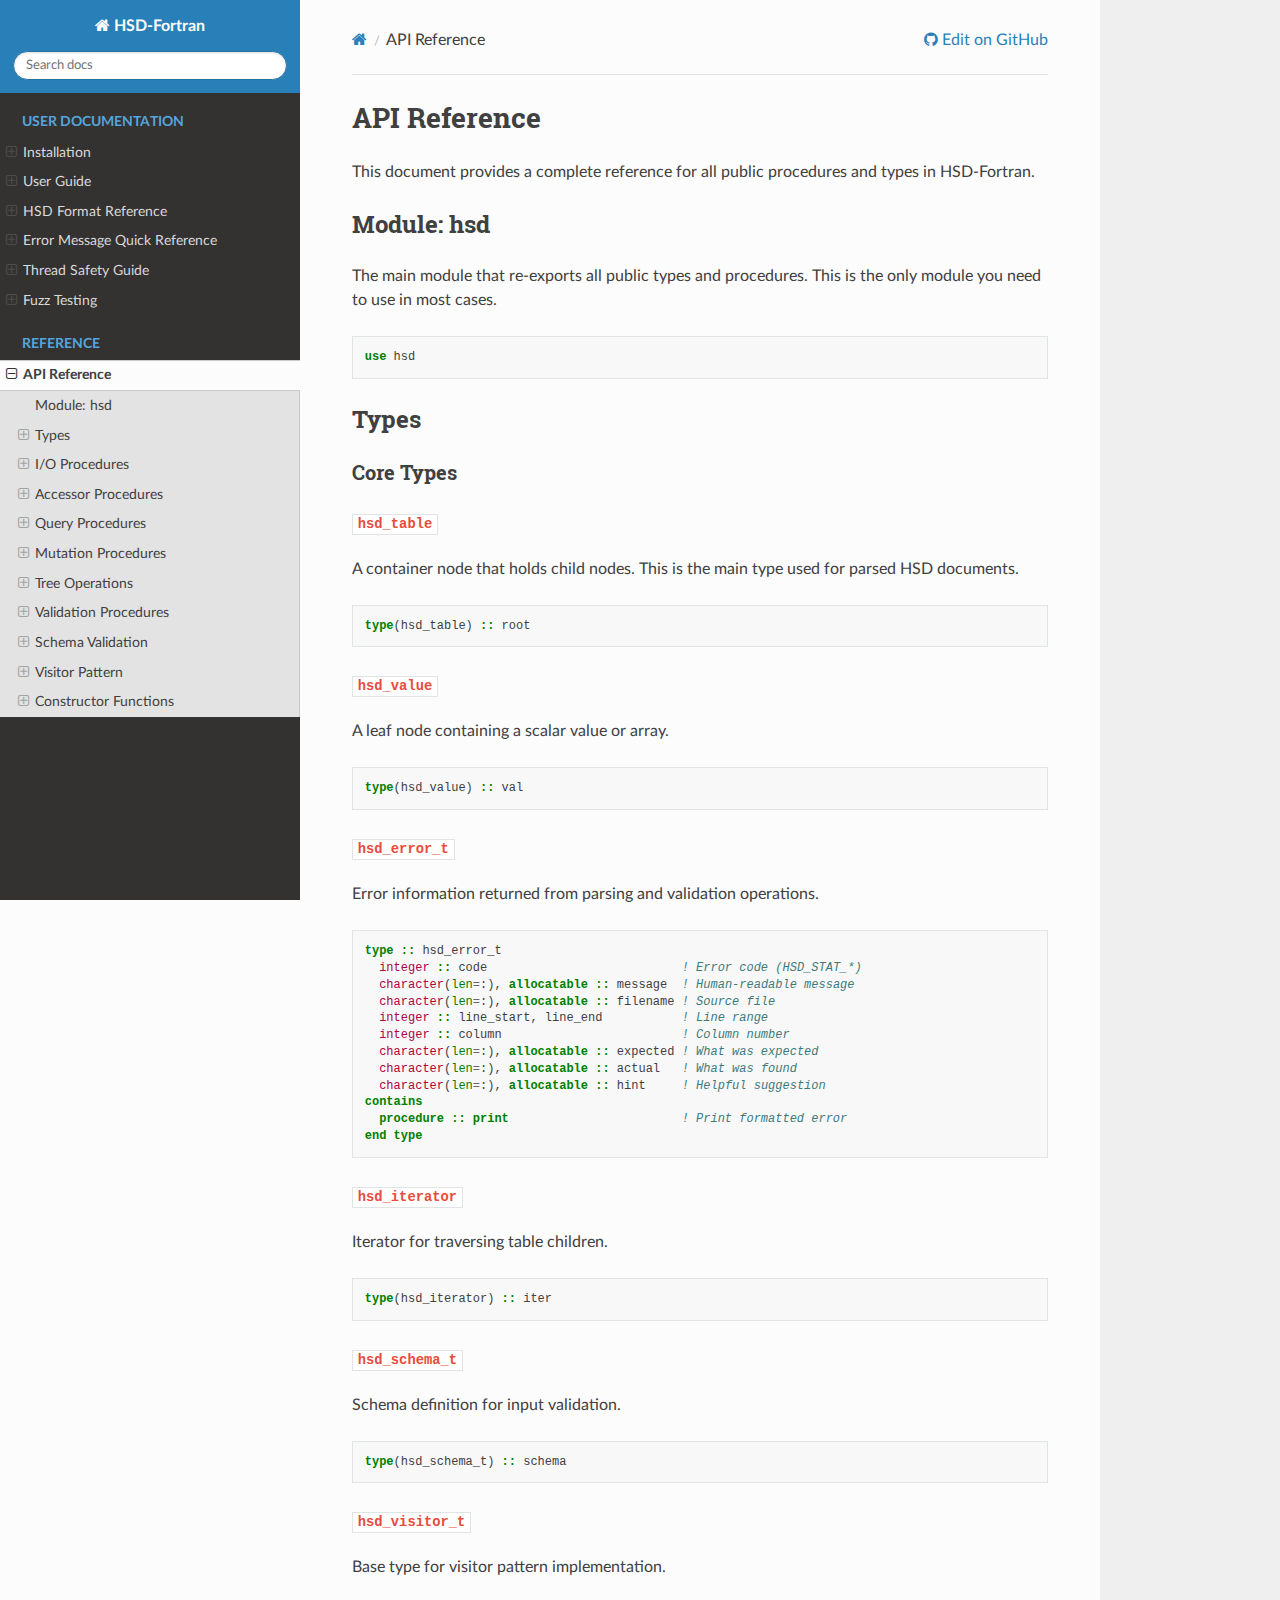
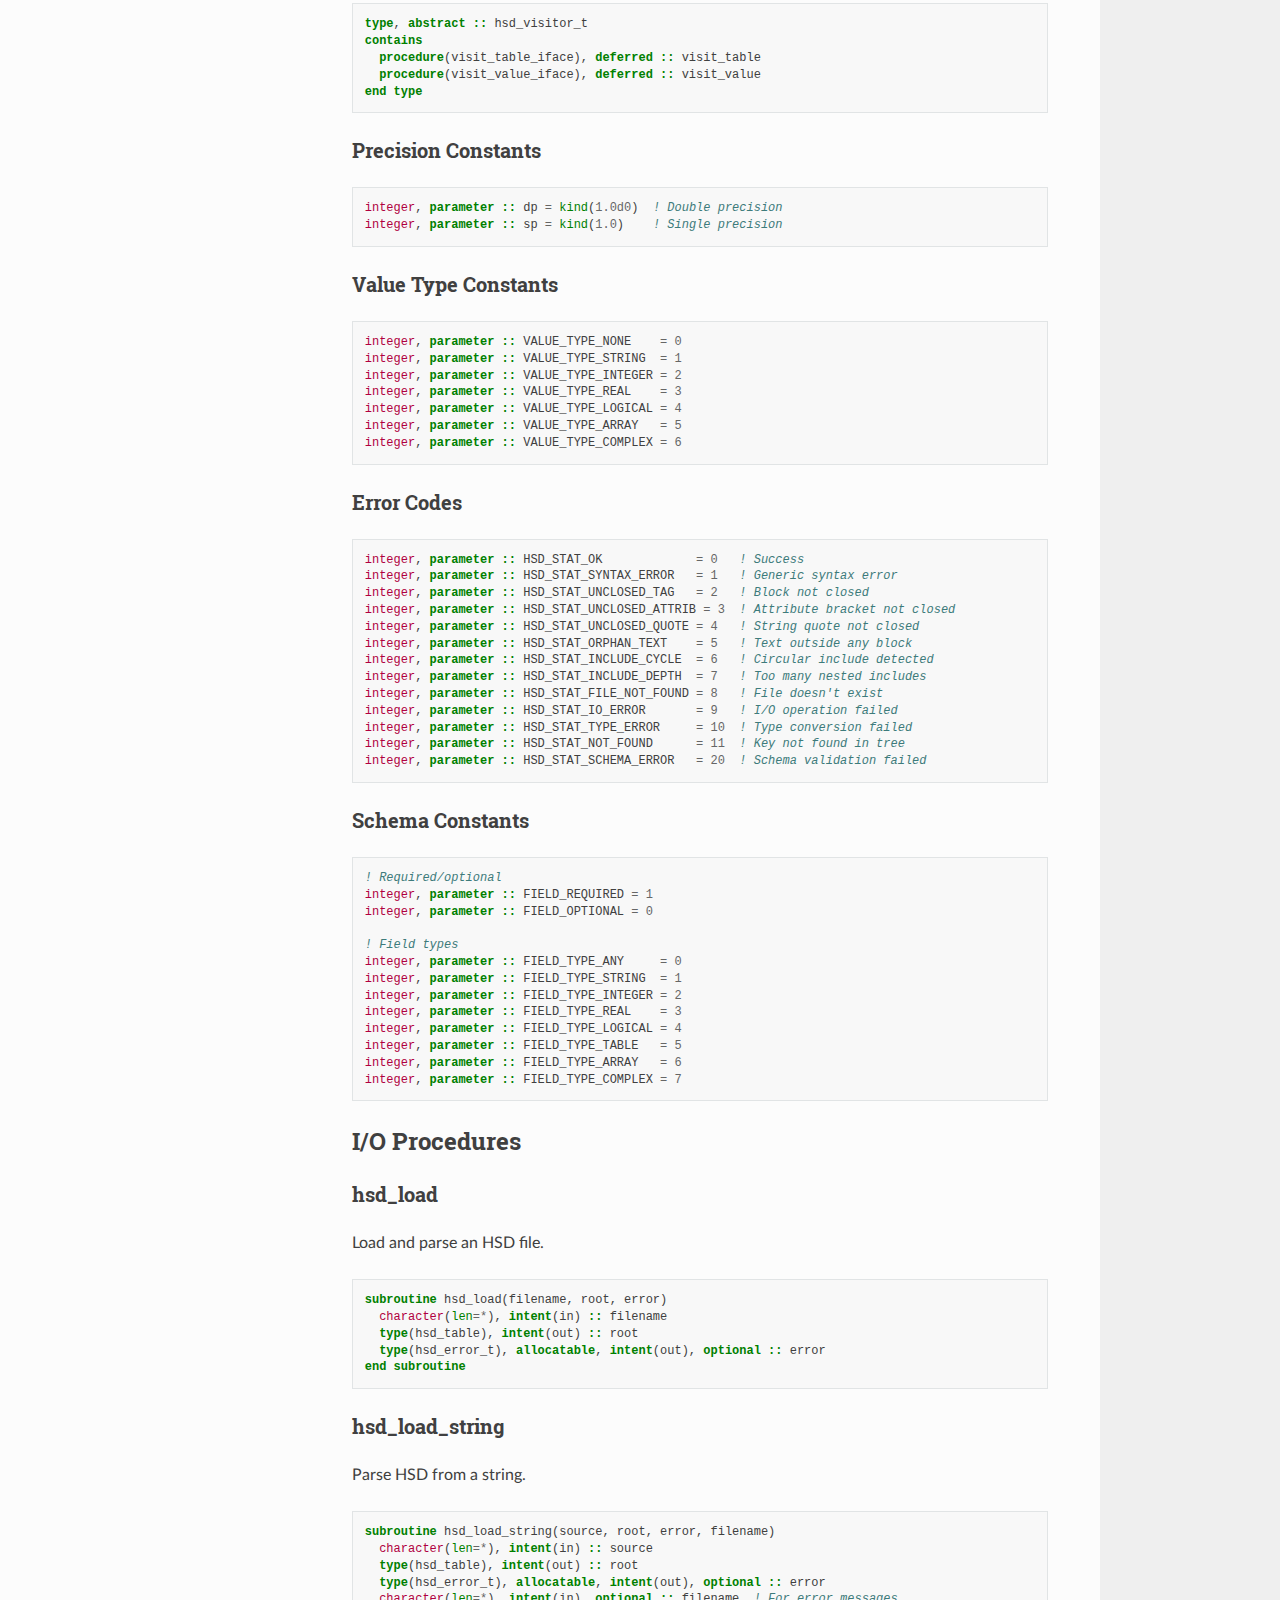
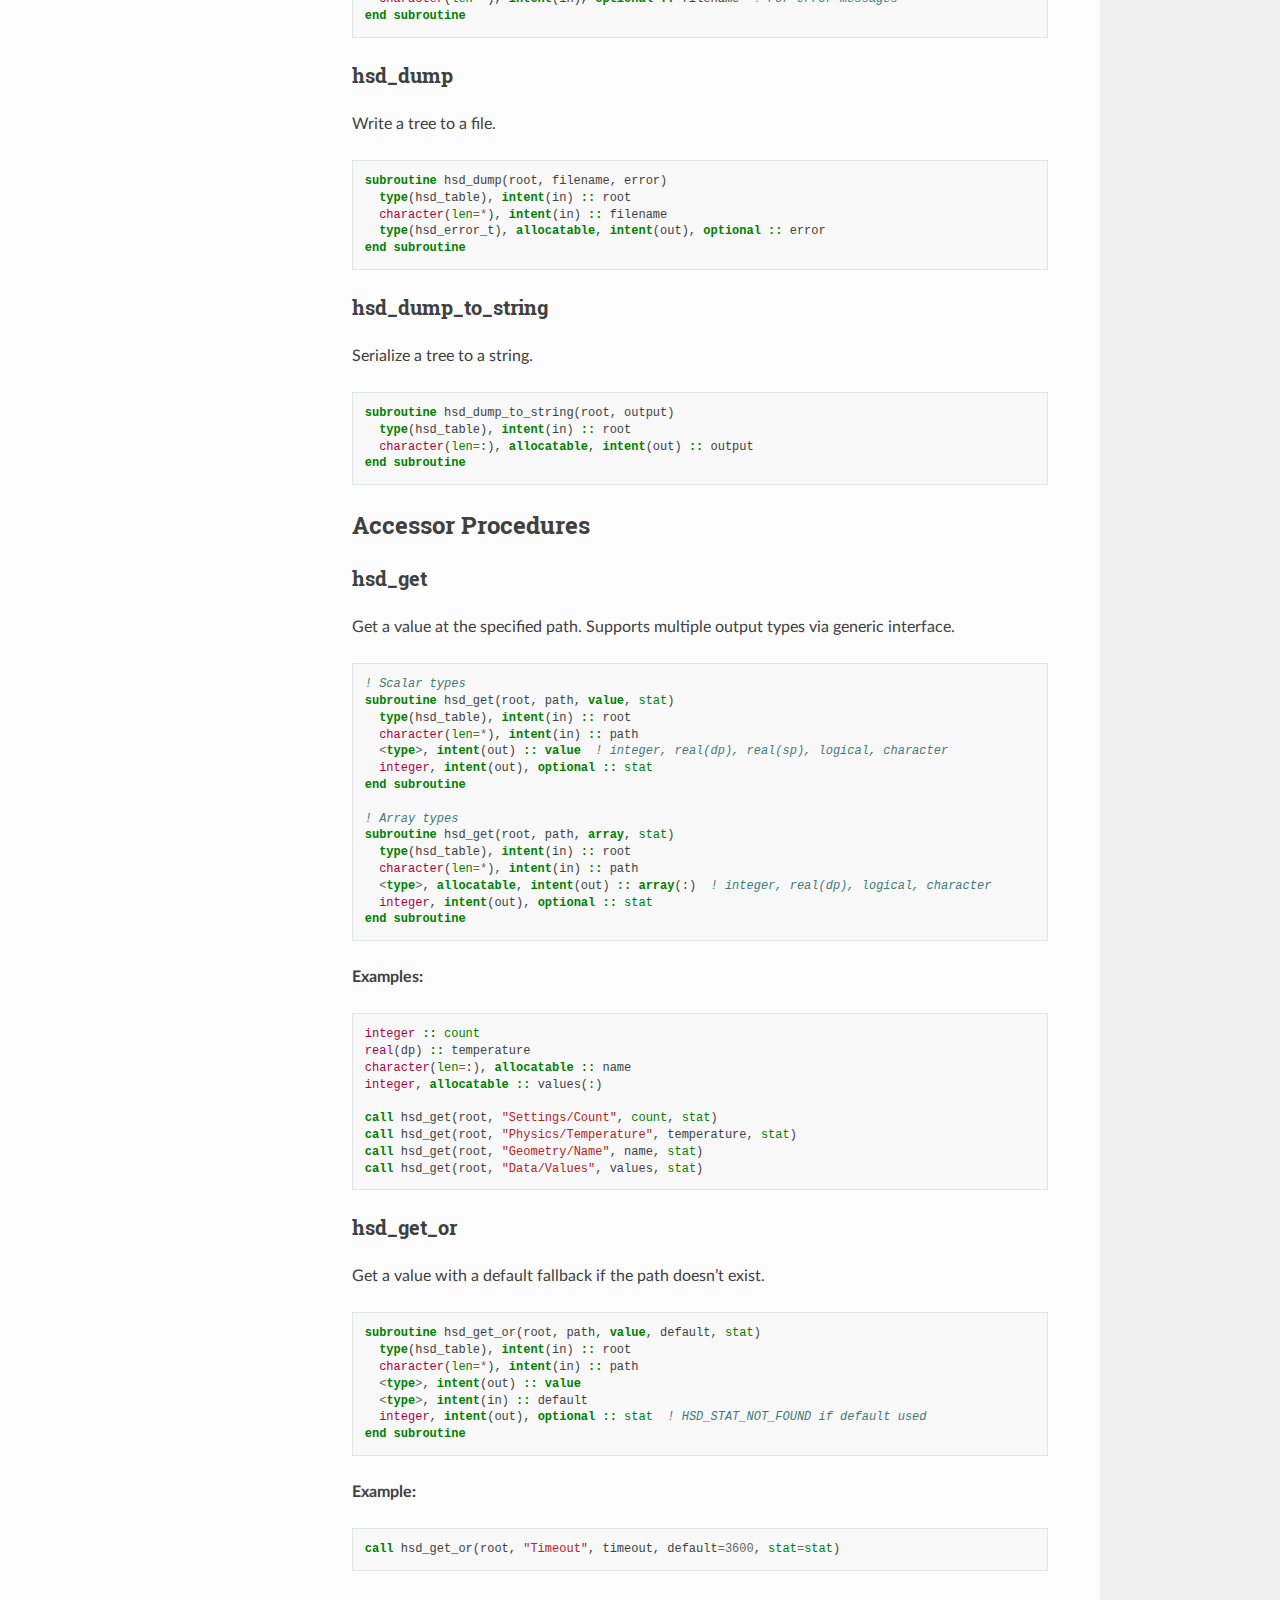
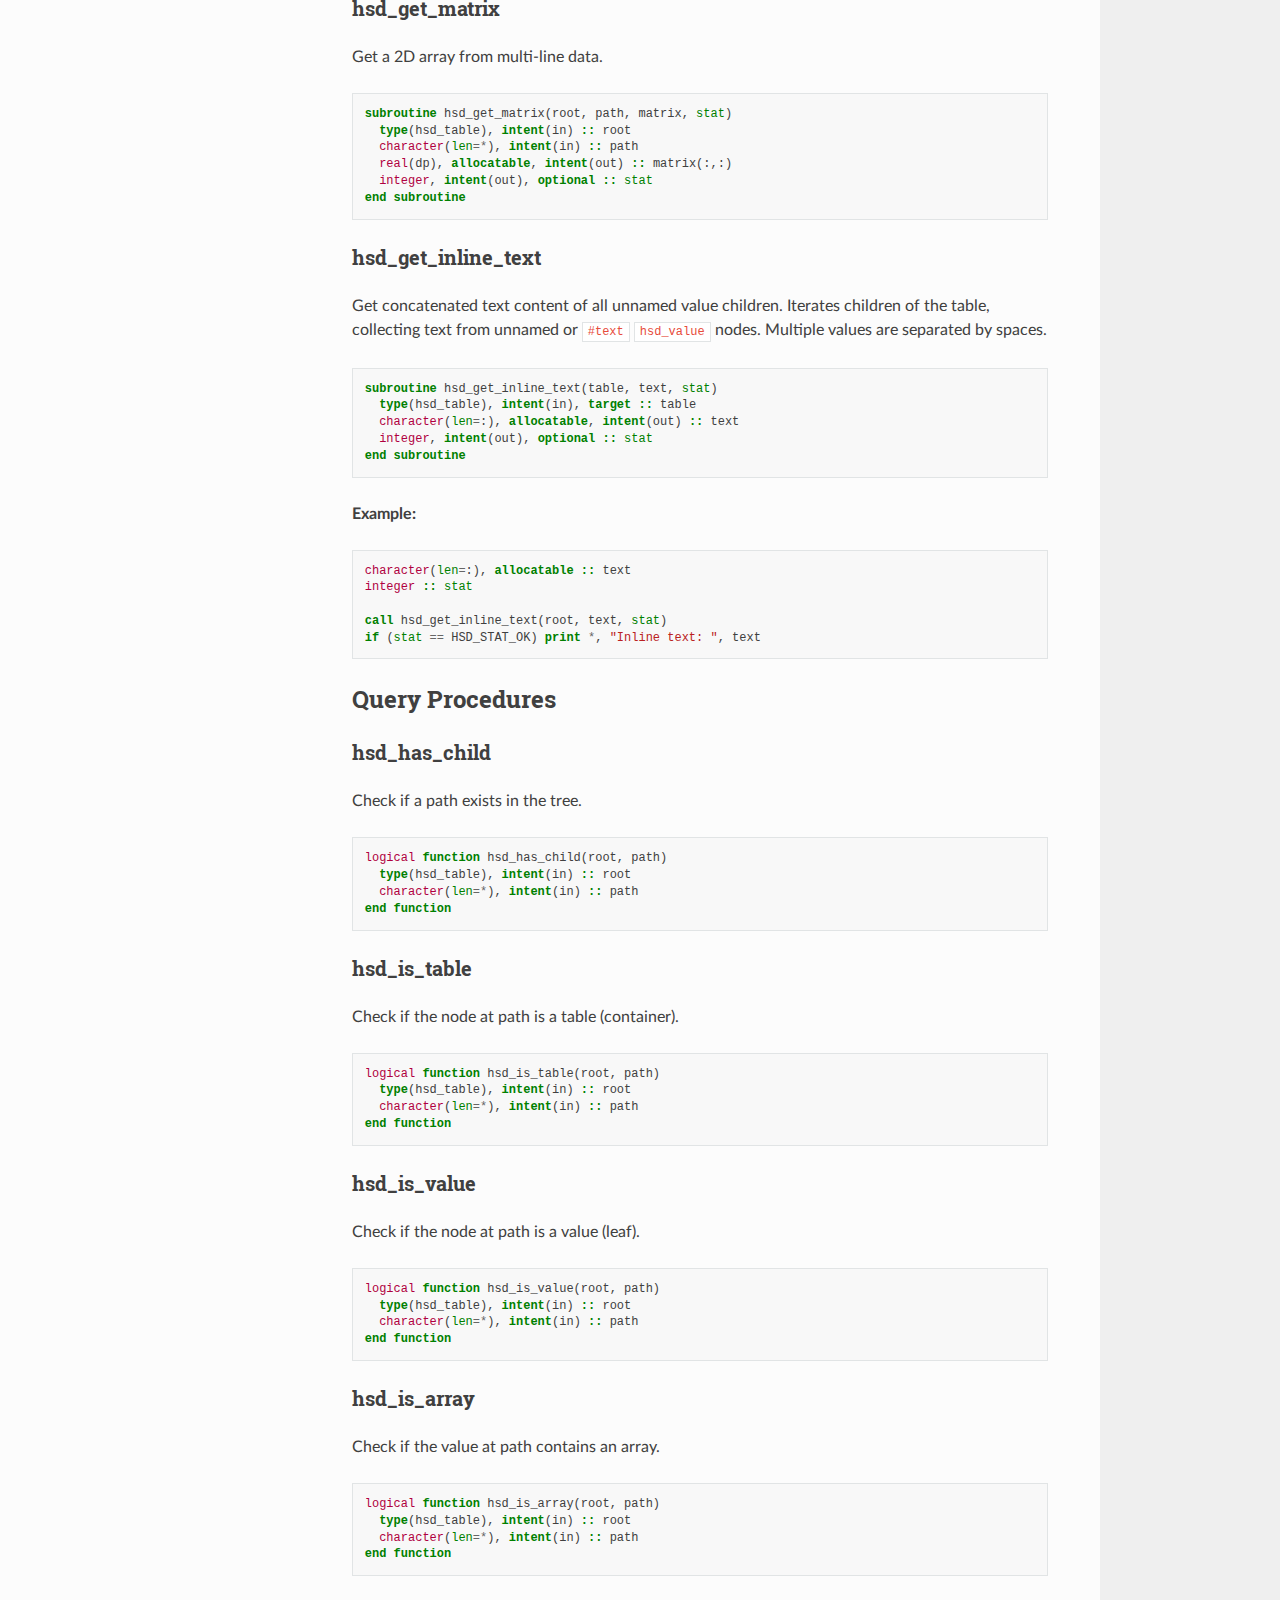
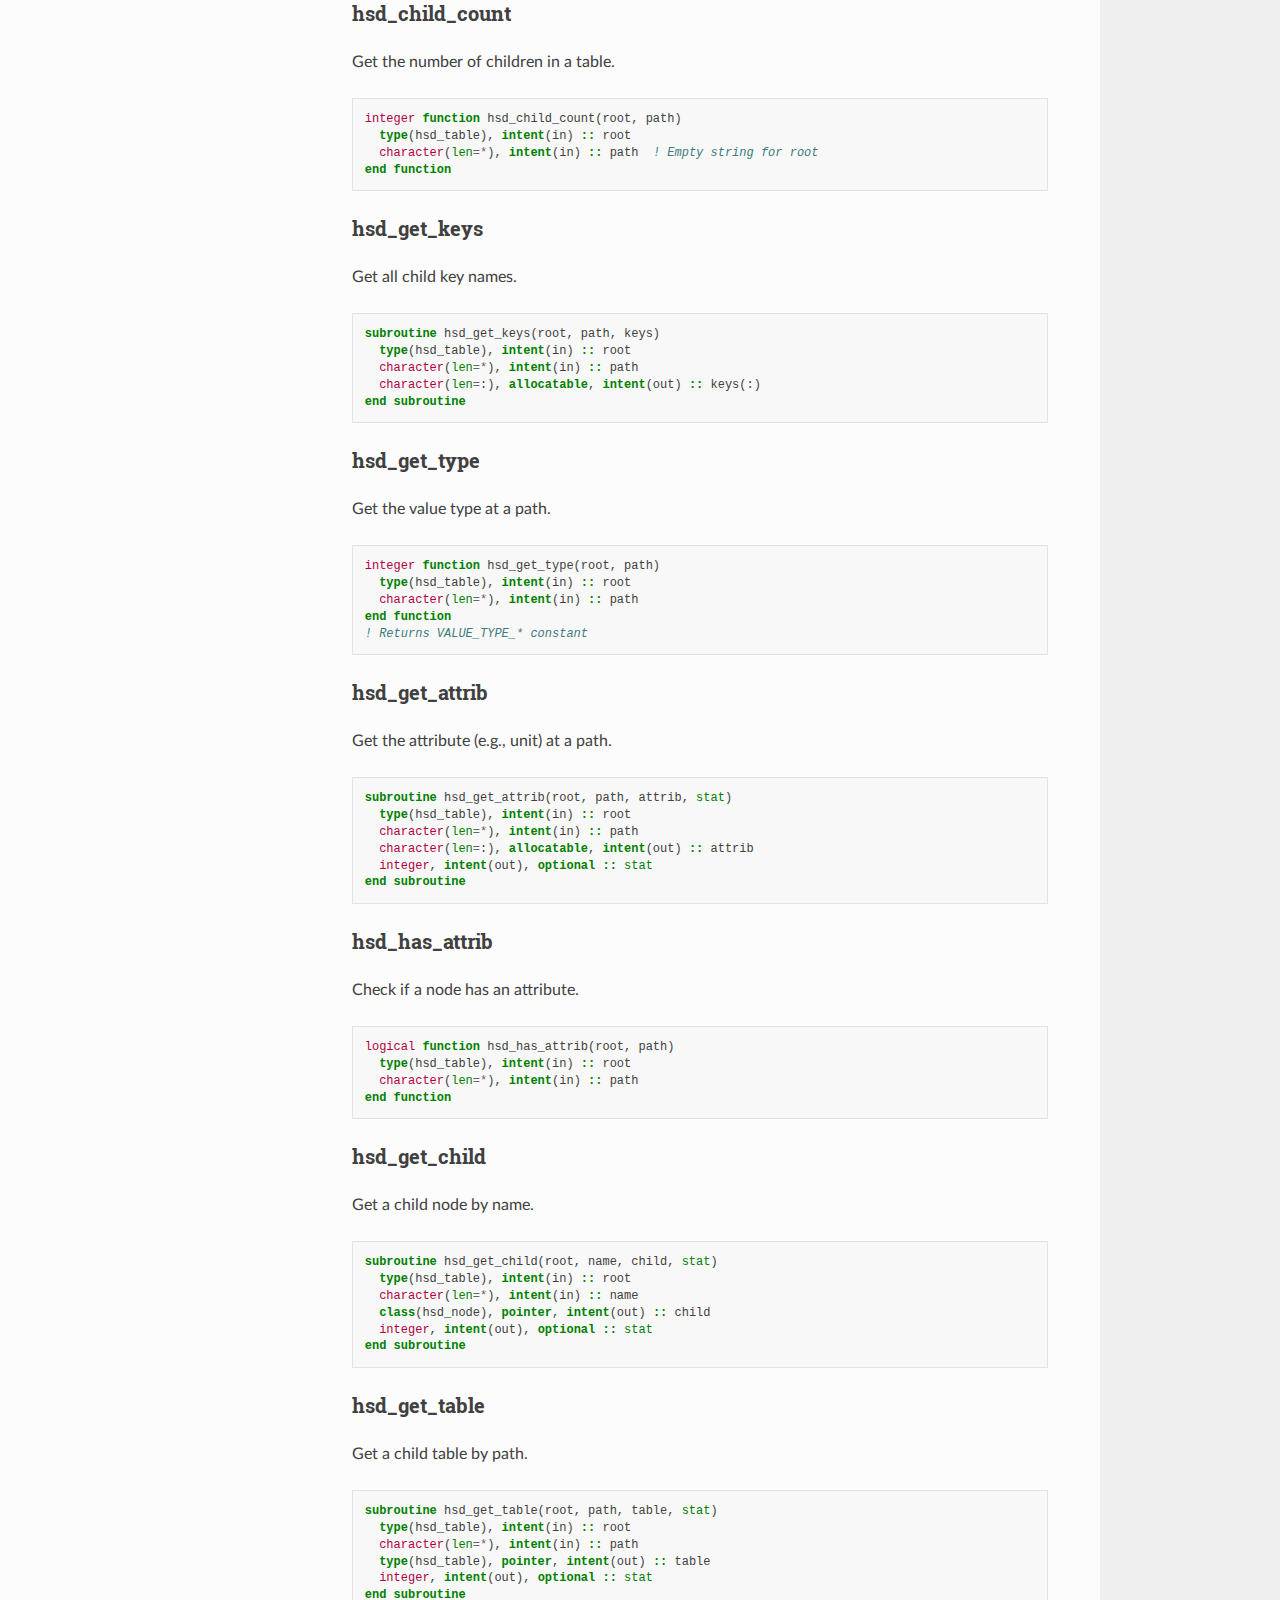
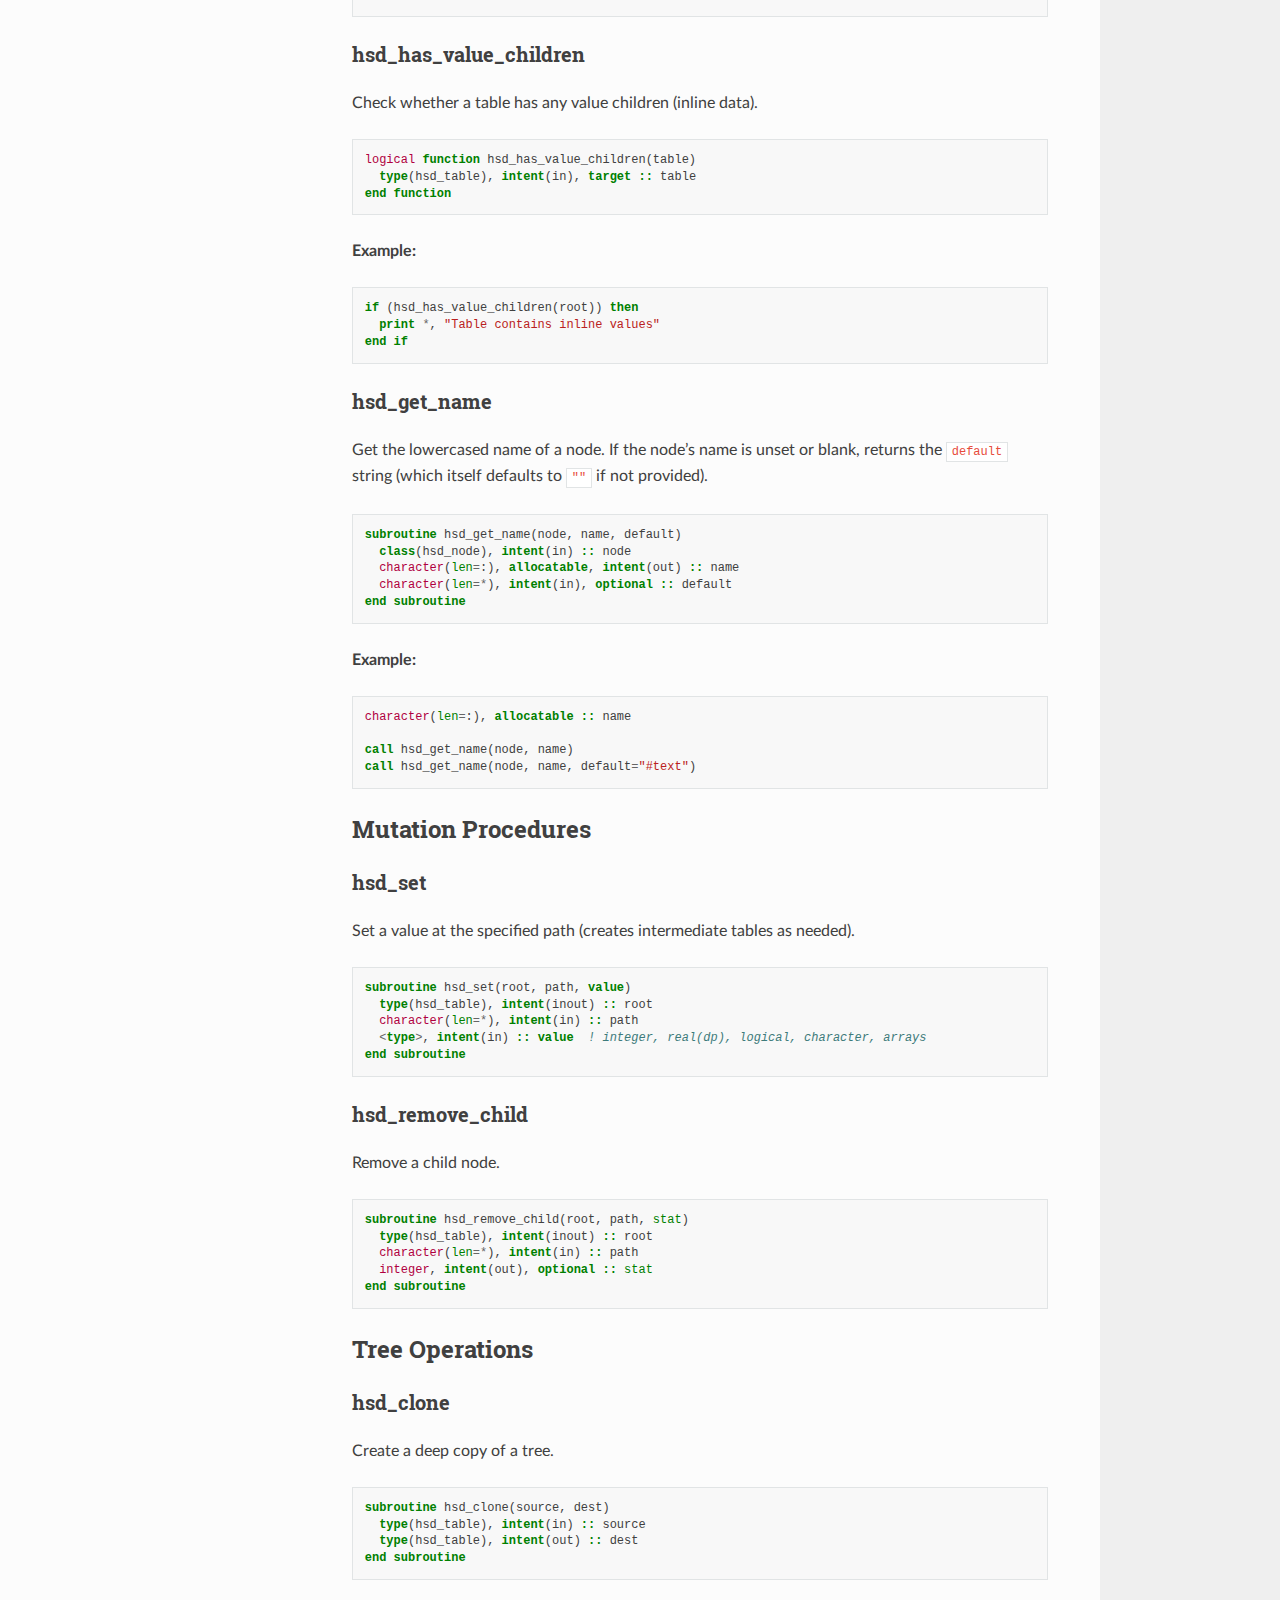
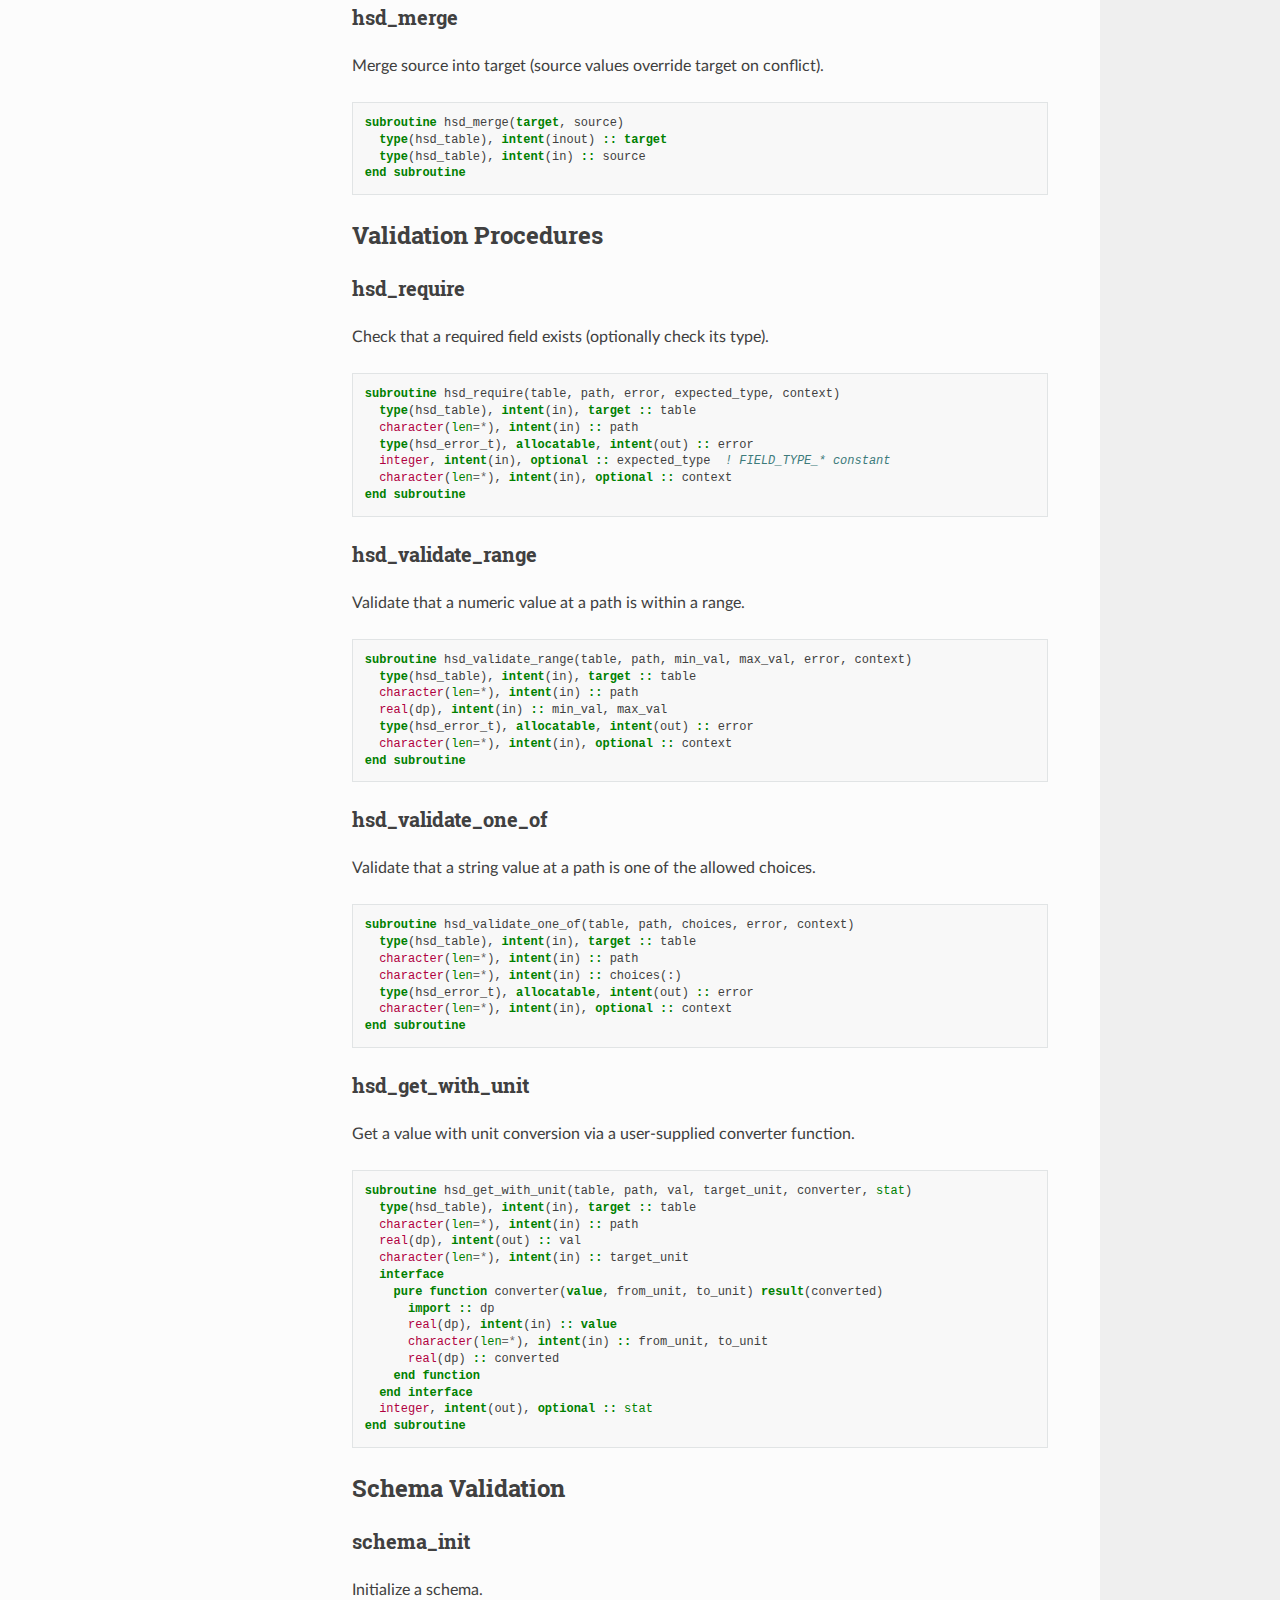
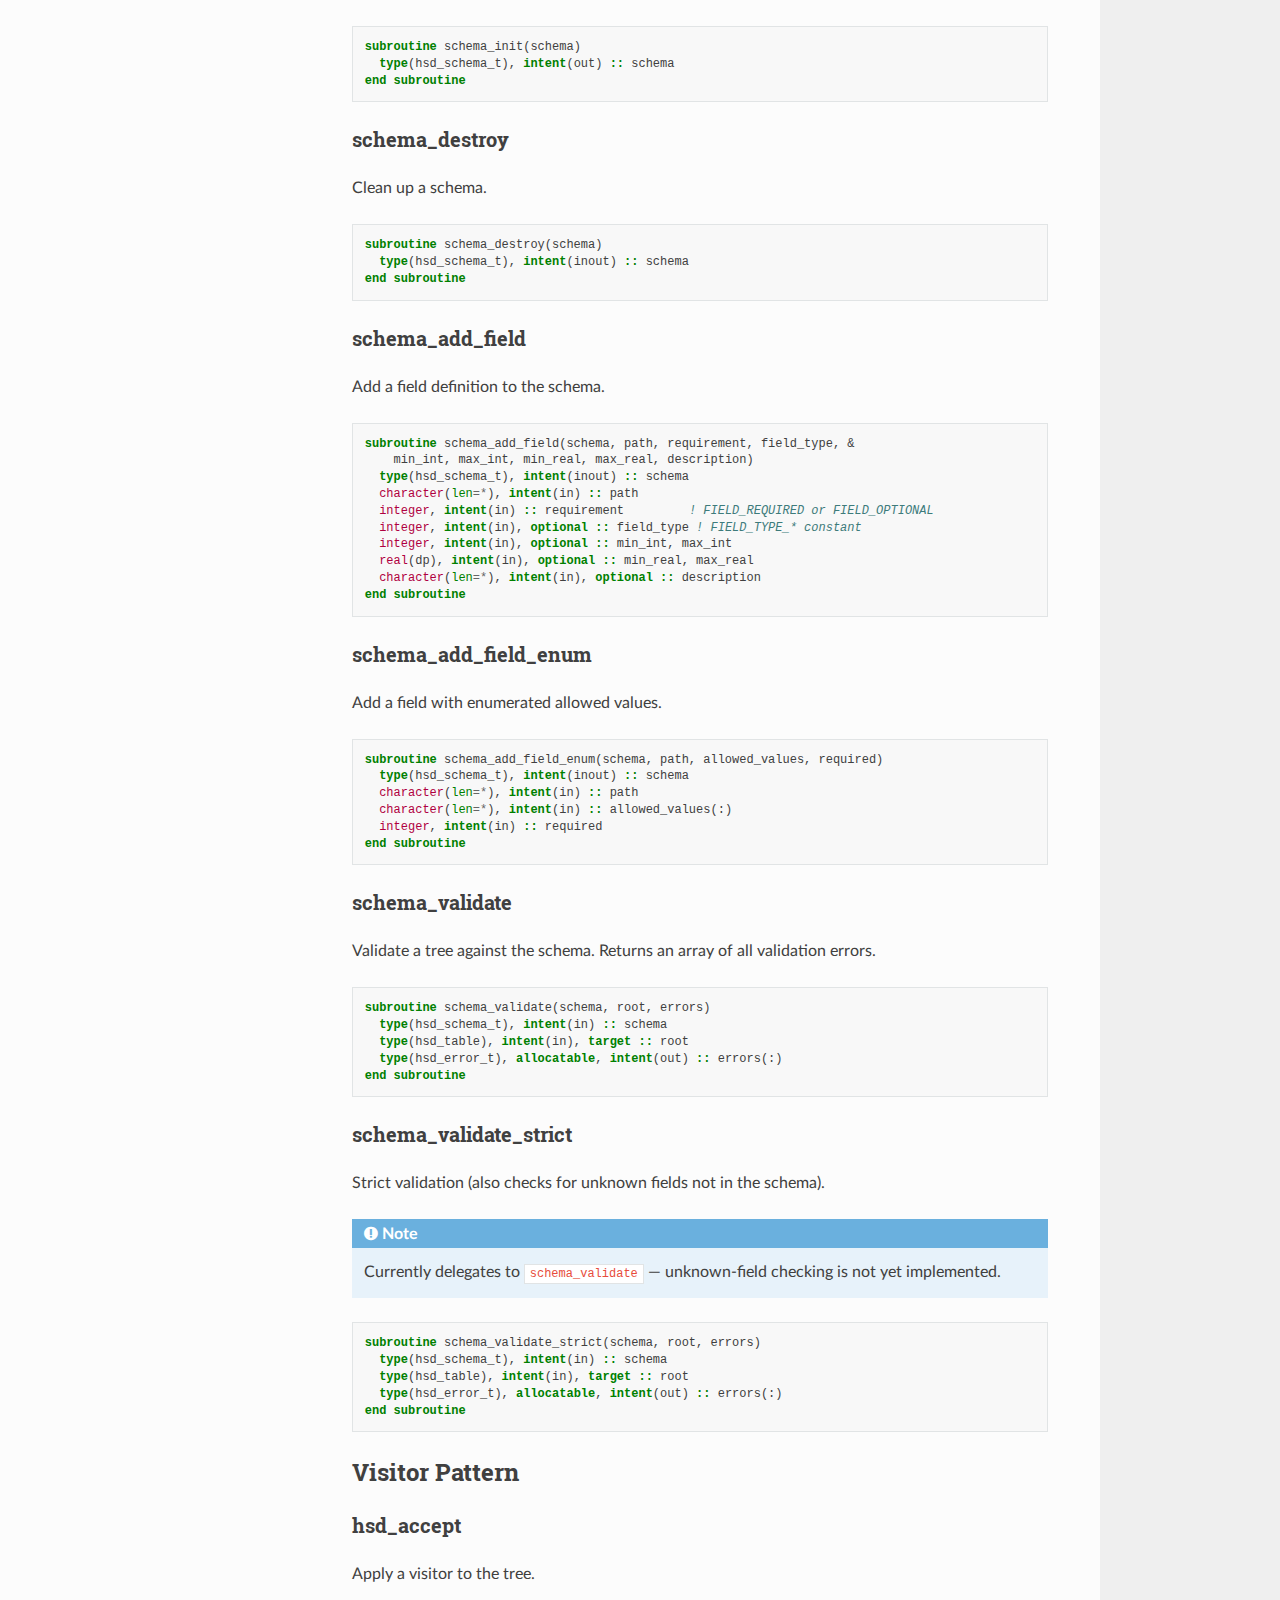
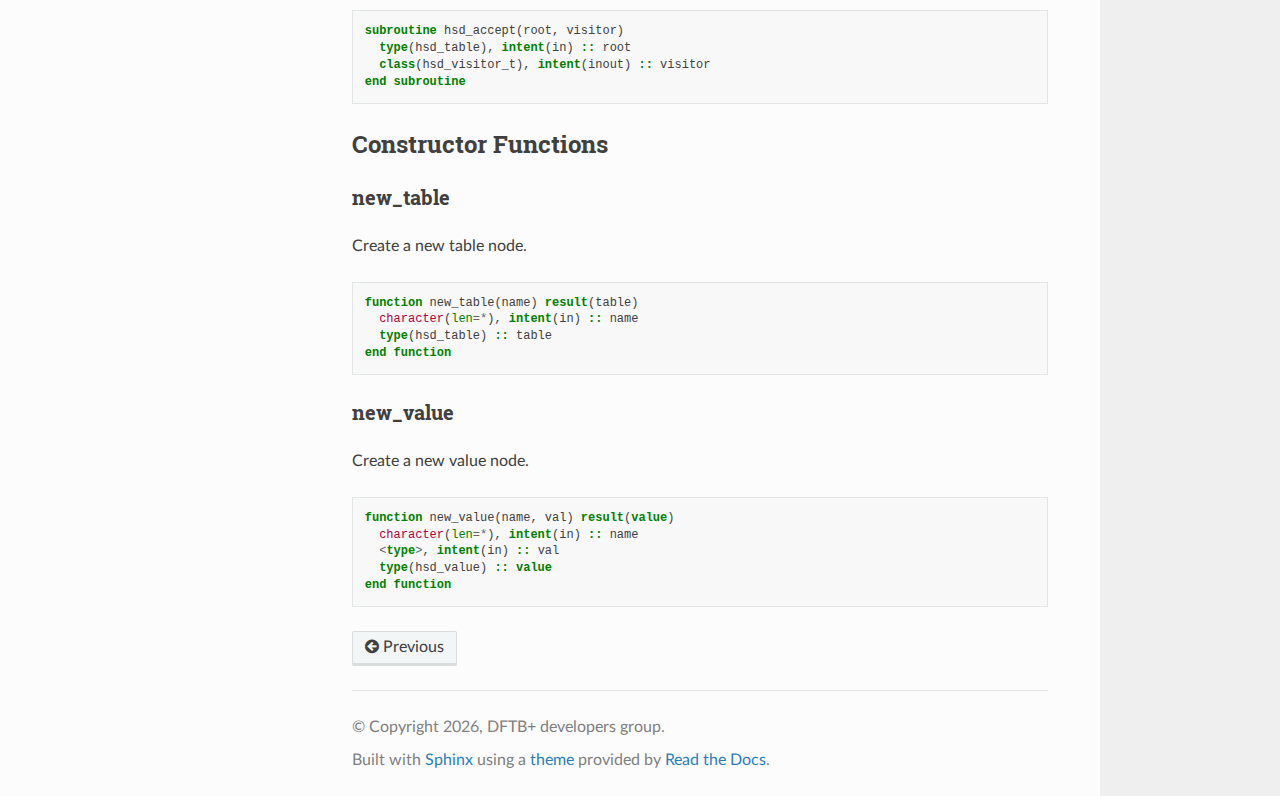
<file: public/api.html>
<!DOCTYPE html>
<html class="writer-html5" lang="en" data-content_root="./">
<head>
  <meta charset="utf-8" /><meta name="viewport" content="width=device-width, initial-scale=1" />

  <meta name="viewport" content="width=device-width, initial-scale=1.0" />
  <title>API Reference &mdash; HSD-Fortran 1.0.0 documentation</title>
      <link rel="stylesheet" type="text/css" href="_static/pygments.css?v=80d5e7a1" />
      <link rel="stylesheet" type="text/css" href="_static/css/theme.css?v=9edc463e" />

  
      <script src="_static/jquery.js?v=5d32c60e"></script>
      <script src="_static/_sphinx_javascript_frameworks_compat.js?v=2cd50e6c"></script>
      <script src="_static/documentation_options.js?v=8d563738"></script>
      <script src="_static/doctools.js?v=fd6eb6e6"></script>
      <script src="_static/sphinx_highlight.js?v=6ffebe34"></script>
    <script src="_static/js/theme.js"></script>
    <link rel="index" title="Index" href="genindex.html" />
    <link rel="search" title="Search" href="search.html" />
    <link rel="prev" title="Fuzz Testing" href="fuzzing.html" /> 
</head>

<body class="wy-body-for-nav"> 
  <div class="wy-grid-for-nav">
    <nav data-toggle="wy-nav-shift" class="wy-nav-side">
      <div class="wy-side-scroll">
        <div class="wy-side-nav-search" >

          
          
          <a href="index.html" class="icon icon-home">
            HSD-Fortran
          </a>
<div role="search">
  <form id="rtd-search-form" class="wy-form" action="search.html" method="get">
    <input type="text" name="q" placeholder="Search docs" aria-label="Search docs" />
    <input type="hidden" name="check_keywords" value="yes" />
    <input type="hidden" name="area" value="default" />
  </form>
</div>
        </div><div class="wy-menu wy-menu-vertical" data-spy="affix" role="navigation" aria-label="Navigation menu">
              <p class="caption" role="heading"><span class="caption-text">User Documentation</span></p>
<ul>
<li class="toctree-l1"><a class="reference internal" href="installation.html">Installation</a><ul>
<li class="toctree-l2"><a class="reference internal" href="installation.html#requirements">Requirements</a></li>
<li class="toctree-l2"><a class="reference internal" href="installation.html#building-with-cmake">Building with CMake</a><ul>
<li class="toctree-l3"><a class="reference internal" href="installation.html#basic-build">Basic Build</a></li>
<li class="toctree-l3"><a class="reference internal" href="installation.html#debug-build-with-coverage">Debug Build with Coverage</a></li>
<li class="toctree-l3"><a class="reference internal" href="installation.html#cmake-options">CMake Options</a></li>
<li class="toctree-l3"><a class="reference internal" href="installation.html#using-as-a-cmake-subproject">Using as a CMake Subproject</a></li>
</ul>
</li>
<li class="toctree-l2"><a class="reference internal" href="installation.html#building-with-fpm">Building with fpm</a><ul>
<li class="toctree-l3"><a class="reference internal" href="installation.html#using-as-an-fpm-dependency">Using as an fpm Dependency</a></li>
</ul>
</li>
<li class="toctree-l2"><a class="reference internal" href="installation.html#verifying-installation">Verifying Installation</a></li>
<li class="toctree-l2"><a class="reference internal" href="installation.html#running-the-example">Running the Example</a></li>
</ul>
</li>
<li class="toctree-l1"><a class="reference internal" href="user_guide.html">User Guide</a><ul>
<li class="toctree-l2"><a class="reference internal" href="user_guide.html#basic-usage">Basic Usage</a><ul>
<li class="toctree-l3"><a class="reference internal" href="user_guide.html#loading-hsd-files">Loading HSD Files</a></li>
<li class="toctree-l3"><a class="reference internal" href="user_guide.html#accessing-values">Accessing Values</a></li>
<li class="toctree-l3"><a class="reference internal" href="user_guide.html#default-values">Default Values</a></li>
</ul>
</li>
<li class="toctree-l2"><a class="reference internal" href="user_guide.html#working-with-arrays">Working with Arrays</a><ul>
<li class="toctree-l3"><a class="reference internal" href="user_guide.html#working-with-matrices">Working with Matrices</a></li>
</ul>
</li>
<li class="toctree-l2"><a class="reference internal" href="user_guide.html#type-introspection">Type Introspection</a></li>
<li class="toctree-l2"><a class="reference internal" href="user_guide.html#working-with-attributes-units">Working with Attributes (Units)</a></li>
<li class="toctree-l2"><a class="reference internal" href="user_guide.html#modifying-trees">Modifying Trees</a></li>
<li class="toctree-l2"><a class="reference internal" href="user_guide.html#saving-hsd-files">Saving HSD Files</a></li>
<li class="toctree-l2"><a class="reference internal" href="user_guide.html#tree-operations">Tree Operations</a><ul>
<li class="toctree-l3"><a class="reference internal" href="user_guide.html#cloning-trees">Cloning Trees</a></li>
<li class="toctree-l3"><a class="reference internal" href="user_guide.html#merging-trees">Merging Trees</a></li>
</ul>
</li>
<li class="toctree-l2"><a class="reference internal" href="user_guide.html#iterating-children">Iterating Children</a></li>
<li class="toctree-l2"><a class="reference internal" href="user_guide.html#schema-validation">Schema Validation</a><ul>
<li class="toctree-l3"><a class="reference internal" href="user_guide.html#validation-helpers">Validation Helpers</a></li>
</ul>
</li>
<li class="toctree-l2"><a class="reference internal" href="user_guide.html#visitor-pattern">Visitor Pattern</a></li>
<li class="toctree-l2"><a class="reference internal" href="user_guide.html#best-practices">Best Practices</a></li>
<li class="toctree-l2"><a class="reference internal" href="user_guide.html#example-complete-configuration-parser">Example: Complete Configuration Parser</a></li>
</ul>
</li>
<li class="toctree-l1"><a class="reference internal" href="hsd_format.html">HSD Format Reference</a><ul>
<li class="toctree-l2"><a class="reference internal" href="hsd_format.html#basic-syntax">Basic Syntax</a><ul>
<li class="toctree-l3"><a class="reference internal" href="hsd_format.html#structure">Structure</a></li>
<li class="toctree-l3"><a class="reference internal" href="hsd_format.html#comments">Comments</a></li>
</ul>
</li>
<li class="toctree-l2"><a class="reference internal" href="hsd_format.html#data-types">Data Types</a><ul>
<li class="toctree-l3"><a class="reference internal" href="hsd_format.html#strings">Strings</a></li>
<li class="toctree-l3"><a class="reference internal" href="hsd_format.html#integers">Integers</a></li>
<li class="toctree-l3"><a class="reference internal" href="hsd_format.html#real-numbers">Real Numbers</a></li>
<li class="toctree-l3"><a class="reference internal" href="hsd_format.html#booleans">Booleans</a></li>
<li class="toctree-l3"><a class="reference internal" href="hsd_format.html#arrays">Arrays</a></li>
<li class="toctree-l3"><a class="reference internal" href="hsd_format.html#complex-numbers">Complex Numbers</a></li>
<li class="toctree-l3"><a class="reference internal" href="hsd_format.html#matrices-multi-line-data">Matrices (Multi-line Data)</a></li>
</ul>
</li>
<li class="toctree-l2"><a class="reference internal" href="hsd_format.html#advanced-syntax">Advanced Syntax</a><ul>
<li class="toctree-l3"><a class="reference internal" href="hsd_format.html#typed-blocks-short-form">Typed Blocks (Short Form)</a></li>
<li class="toctree-l3"><a class="reference internal" href="hsd_format.html#attributes-units">Attributes (Units)</a></li>
<li class="toctree-l3"><a class="reference internal" href="hsd_format.html#file-includes">File Includes</a><ul>
<li class="toctree-l4"><a class="reference internal" href="hsd_format.html#include-path-resolution">Include Path Resolution</a></li>
</ul>
</li>
</ul>
</li>
<li class="toctree-l2"><a class="reference internal" href="hsd_format.html#escaping-and-special-characters">Escaping and Special Characters</a><ul>
<li class="toctree-l3"><a class="reference internal" href="hsd_format.html#quoted-strings">Quoted Strings</a></li>
<li class="toctree-l3"><a class="reference internal" href="hsd_format.html#identifier-rules">Identifier Rules</a></li>
<li class="toctree-l3"><a class="reference internal" href="hsd_format.html#duplicate-keys">Duplicate Keys</a></li>
</ul>
</li>
<li class="toctree-l2"><a class="reference internal" href="hsd_format.html#grammar-summary">Grammar Summary</a></li>
<li class="toctree-l2"><a class="reference internal" href="hsd_format.html#error-messages">Error Messages</a></li>
<li class="toctree-l2"><a class="reference internal" href="hsd_format.html#compatibility-notes">Compatibility Notes</a><ul>
<li class="toctree-l3"><a class="reference internal" href="hsd_format.html#dftb-compatibility">DFTB+ Compatibility</a></li>
<li class="toctree-l3"><a class="reference internal" href="hsd_format.html#differences-from-json-yaml">Differences from JSON/YAML</a></li>
</ul>
</li>
</ul>
</li>
<li class="toctree-l1"><a class="reference internal" href="error_handling.html">Error Message Quick Reference</a><ul>
<li class="toctree-l2"><a class="reference internal" href="error_handling.html#error-type-structure">Error Type Structure</a></li>
<li class="toctree-l2"><a class="reference internal" href="error_handling.html#creating-errors-with-context">Creating Errors with Context</a><ul>
<li class="toctree-l3"><a class="reference internal" href="error_handling.html#basic-error">Basic Error</a></li>
<li class="toctree-l3"><a class="reference internal" href="error_handling.html#error-with-full-context">Error with Full Context</a></li>
<li class="toctree-l3"><a class="reference internal" href="error_handling.html#syntax-error-helper">Syntax Error Helper</a></li>
<li class="toctree-l3"><a class="reference internal" href="error_handling.html#type-error-helper">Type Error Helper</a></li>
</ul>
</li>
<li class="toctree-l2"><a class="reference internal" href="error_handling.html#error-codes">Error Codes</a></li>
<li class="toctree-l2"><a class="reference internal" href="error_handling.html#usage-examples">Usage Examples</a><ul>
<li class="toctree-l3"><a class="reference internal" href="error_handling.html#handling-errors">Handling Errors</a></li>
<li class="toctree-l3"><a class="reference internal" href="error_handling.html#error-output-format">Error Output Format</a></li>
</ul>
</li>
<li class="toctree-l2"><a class="reference internal" href="error_handling.html#common-error-scenarios">Common Error Scenarios</a><ul>
<li class="toctree-l3"><a class="reference internal" href="error_handling.html#unclosed-bracket">Unclosed Bracket</a></li>
<li class="toctree-l3"><a class="reference internal" href="error_handling.html#include-cycle">Include Cycle</a></li>
<li class="toctree-l3"><a class="reference internal" href="error_handling.html#file-not-found">File Not Found</a></li>
<li class="toctree-l3"><a class="reference internal" href="error_handling.html#type-mismatch">Type Mismatch</a></li>
</ul>
</li>
<li class="toctree-l2"><a class="reference internal" href="error_handling.html#best-practices">Best Practices</a></li>
<li class="toctree-l2"><a class="reference internal" href="error_handling.html#coding-conventions-for-stat-parameters">Coding Conventions for <code class="docutils literal notranslate"><span class="pre">stat</span></code> Parameters</a><ul>
<li class="toctree-l3"><a class="reference internal" href="error_handling.html#the-pattern">The Pattern</a></li>
<li class="toctree-l3"><a class="reference internal" href="error_handling.html#recommended-approaches">Recommended Approaches</a></li>
<li class="toctree-l3"><a class="reference internal" href="error_handling.html#common-mistakes-to-avoid">Common Mistakes to Avoid</a></li>
<li class="toctree-l3"><a class="reference internal" href="error_handling.html#using-local-status-variables">Using Local Status Variables</a></li>
</ul>
</li>
</ul>
</li>
<li class="toctree-l1"><a class="reference internal" href="thread_safety.html">Thread Safety Guide</a><ul>
<li class="toctree-l2"><a class="reference internal" href="thread_safety.html#overview">Overview</a></li>
<li class="toctree-l2"><a class="reference internal" href="thread_safety.html#thread-safety-summary">Thread Safety Summary</a></li>
<li class="toctree-l2"><a class="reference internal" href="thread_safety.html#detailed-analysis">Detailed Analysis</a><ul>
<li class="toctree-l3"><a class="reference internal" href="thread_safety.html#safe-operations-no-synchronization-needed">Safe Operations (No Synchronization Needed)</a></li>
<li class="toctree-l3"><a class="reference internal" href="thread_safety.html#unsafe-operations-require-external-synchronization">Unsafe Operations (Require External Synchronization)</a></li>
</ul>
</li>
<li class="toctree-l2"><a class="reference internal" href="thread_safety.html#module-specific-notes">Module-Specific Notes</a><ul>
<li class="toctree-l3"><a class="reference internal" href="thread_safety.html#hsd-types">hsd_types</a></li>
<li class="toctree-l3"><a class="reference internal" href="thread_safety.html#hsd-parser">hsd_parser</a></li>
<li class="toctree-l3"><a class="reference internal" href="thread_safety.html#hsd-formatter">hsd_formatter</a></li>
<li class="toctree-l3"><a class="reference internal" href="thread_safety.html#hsd-schema">hsd_schema</a></li>
<li class="toctree-l3"><a class="reference internal" href="thread_safety.html#hsd-hash-table">hsd_hash_table</a></li>
</ul>
</li>
<li class="toctree-l2"><a class="reference internal" href="thread_safety.html#openmp-considerations">OpenMP Considerations</a></li>
<li class="toctree-l2"><a class="reference internal" href="thread_safety.html#coarray-fortran-considerations">Coarray Fortran Considerations</a></li>
<li class="toctree-l2"><a class="reference internal" href="thread_safety.html#recommendations">Recommendations</a></li>
<li class="toctree-l2"><a class="reference internal" href="thread_safety.html#future-considerations">Future Considerations</a></li>
<li class="toctree-l2"><a class="reference internal" href="thread_safety.html#implementation-notes">Implementation Notes</a><ul>
<li class="toctree-l3"><a class="reference internal" href="thread_safety.html#why-no-built-in-synchronization">Why No Built-in Synchronization?</a></li>
<li class="toctree-l3"><a class="reference internal" href="thread_safety.html#hash-table-thread-safety">Hash Table Thread Safety</a></li>
</ul>
</li>
</ul>
</li>
<li class="toctree-l1"><a class="reference internal" href="fuzzing.html">Fuzz Testing</a><ul>
<li class="toctree-l2"><a class="reference internal" href="fuzzing.html#prerequisites">Prerequisites</a></li>
<li class="toctree-l2"><a class="reference internal" href="fuzzing.html#building-the-fuzz-target">Building the Fuzz Target</a></li>
<li class="toctree-l2"><a class="reference internal" href="fuzzing.html#running-the-fuzzer">Running the Fuzzer</a><ul>
<li class="toctree-l3"><a class="reference internal" href="fuzzing.html#basic-usage">Basic Usage</a></li>
<li class="toctree-l3"><a class="reference internal" href="fuzzing.html#using-the-dictionary">Using the Dictionary</a></li>
<li class="toctree-l3"><a class="reference internal" href="fuzzing.html#parallel-fuzzing">Parallel Fuzzing</a></li>
</ul>
</li>
<li class="toctree-l2"><a class="reference internal" href="fuzzing.html#understanding-output">Understanding Output</a><ul>
<li class="toctree-l3"><a class="reference internal" href="fuzzing.html#reproducing-issues">Reproducing Issues</a></li>
</ul>
</li>
<li class="toctree-l2"><a class="reference internal" href="fuzzing.html#corpus-management">Corpus Management</a><ul>
<li class="toctree-l3"><a class="reference internal" href="fuzzing.html#minimizing-the-corpus">Minimizing the Corpus</a></li>
<li class="toctree-l3"><a class="reference internal" href="fuzzing.html#minimizing-a-crash">Minimizing a Crash</a></li>
</ul>
</li>
<li class="toctree-l2"><a class="reference internal" href="fuzzing.html#seed-corpus">Seed Corpus</a></li>
<li class="toctree-l2"><a class="reference internal" href="fuzzing.html#troubleshooting">Troubleshooting</a><ul>
<li class="toctree-l3"><a class="reference internal" href="fuzzing.html#afl-qemu-trace-not-found">“afl-qemu-trace not found”</a></li>
<li class="toctree-l3"><a class="reference internal" href="fuzzing.html#hmm-your-system-is-configured-to-send-core-dump-notifications">“Hmm, your system is configured to send core dump notifications”</a></li>
<li class="toctree-l3"><a class="reference internal" href="fuzzing.html#low-execution-speed">Low Execution Speed</a></li>
<li class="toctree-l3"><a class="reference internal" href="fuzzing.html#afl-shows-0-paths">AFL++ Shows 0 Paths</a></li>
</ul>
</li>
</ul>
</li>
</ul>
<p class="caption" role="heading"><span class="caption-text">Reference</span></p>
<ul class="current">
<li class="toctree-l1 current"><a class="current reference internal" href="#">API Reference</a><ul>
<li class="toctree-l2"><a class="reference internal" href="#module-hsd">Module: hsd</a></li>
<li class="toctree-l2"><a class="reference internal" href="#types">Types</a><ul>
<li class="toctree-l3"><a class="reference internal" href="#core-types">Core Types</a><ul>
<li class="toctree-l4"><a class="reference internal" href="#hsd-table"><code class="docutils literal notranslate"><span class="pre">hsd_table</span></code></a></li>
<li class="toctree-l4"><a class="reference internal" href="#hsd-value"><code class="docutils literal notranslate"><span class="pre">hsd_value</span></code></a></li>
<li class="toctree-l4"><a class="reference internal" href="#hsd-error-t"><code class="docutils literal notranslate"><span class="pre">hsd_error_t</span></code></a></li>
<li class="toctree-l4"><a class="reference internal" href="#hsd-iterator"><code class="docutils literal notranslate"><span class="pre">hsd_iterator</span></code></a></li>
<li class="toctree-l4"><a class="reference internal" href="#hsd-schema-t"><code class="docutils literal notranslate"><span class="pre">hsd_schema_t</span></code></a></li>
<li class="toctree-l4"><a class="reference internal" href="#hsd-visitor-t"><code class="docutils literal notranslate"><span class="pre">hsd_visitor_t</span></code></a></li>
</ul>
</li>
<li class="toctree-l3"><a class="reference internal" href="#precision-constants">Precision Constants</a></li>
<li class="toctree-l3"><a class="reference internal" href="#value-type-constants">Value Type Constants</a></li>
<li class="toctree-l3"><a class="reference internal" href="#error-codes">Error Codes</a></li>
<li class="toctree-l3"><a class="reference internal" href="#schema-constants">Schema Constants</a></li>
</ul>
</li>
<li class="toctree-l2"><a class="reference internal" href="#i-o-procedures">I/O Procedures</a><ul>
<li class="toctree-l3"><a class="reference internal" href="#hsd-load">hsd_load</a></li>
<li class="toctree-l3"><a class="reference internal" href="#hsd-load-string">hsd_load_string</a></li>
<li class="toctree-l3"><a class="reference internal" href="#hsd-dump">hsd_dump</a></li>
<li class="toctree-l3"><a class="reference internal" href="#hsd-dump-to-string">hsd_dump_to_string</a></li>
</ul>
</li>
<li class="toctree-l2"><a class="reference internal" href="#accessor-procedures">Accessor Procedures</a><ul>
<li class="toctree-l3"><a class="reference internal" href="#hsd-get">hsd_get</a></li>
<li class="toctree-l3"><a class="reference internal" href="#hsd-get-or">hsd_get_or</a></li>
<li class="toctree-l3"><a class="reference internal" href="#hsd-get-matrix">hsd_get_matrix</a></li>
<li class="toctree-l3"><a class="reference internal" href="#hsd-get-inline-text">hsd_get_inline_text</a></li>
</ul>
</li>
<li class="toctree-l2"><a class="reference internal" href="#query-procedures">Query Procedures</a><ul>
<li class="toctree-l3"><a class="reference internal" href="#hsd-has-child">hsd_has_child</a></li>
<li class="toctree-l3"><a class="reference internal" href="#hsd-is-table">hsd_is_table</a></li>
<li class="toctree-l3"><a class="reference internal" href="#hsd-is-value">hsd_is_value</a></li>
<li class="toctree-l3"><a class="reference internal" href="#hsd-is-array">hsd_is_array</a></li>
<li class="toctree-l3"><a class="reference internal" href="#hsd-child-count">hsd_child_count</a></li>
<li class="toctree-l3"><a class="reference internal" href="#hsd-get-keys">hsd_get_keys</a></li>
<li class="toctree-l3"><a class="reference internal" href="#hsd-get-type">hsd_get_type</a></li>
<li class="toctree-l3"><a class="reference internal" href="#hsd-get-attrib">hsd_get_attrib</a></li>
<li class="toctree-l3"><a class="reference internal" href="#hsd-has-attrib">hsd_has_attrib</a></li>
<li class="toctree-l3"><a class="reference internal" href="#hsd-get-child">hsd_get_child</a></li>
<li class="toctree-l3"><a class="reference internal" href="#hsd-get-table">hsd_get_table</a></li>
<li class="toctree-l3"><a class="reference internal" href="#hsd-has-value-children">hsd_has_value_children</a></li>
<li class="toctree-l3"><a class="reference internal" href="#hsd-get-name">hsd_get_name</a></li>
</ul>
</li>
<li class="toctree-l2"><a class="reference internal" href="#mutation-procedures">Mutation Procedures</a><ul>
<li class="toctree-l3"><a class="reference internal" href="#hsd-set">hsd_set</a></li>
<li class="toctree-l3"><a class="reference internal" href="#hsd-remove-child">hsd_remove_child</a></li>
</ul>
</li>
<li class="toctree-l2"><a class="reference internal" href="#tree-operations">Tree Operations</a><ul>
<li class="toctree-l3"><a class="reference internal" href="#hsd-clone">hsd_clone</a></li>
<li class="toctree-l3"><a class="reference internal" href="#hsd-merge">hsd_merge</a></li>
</ul>
</li>
<li class="toctree-l2"><a class="reference internal" href="#validation-procedures">Validation Procedures</a><ul>
<li class="toctree-l3"><a class="reference internal" href="#hsd-require">hsd_require</a></li>
<li class="toctree-l3"><a class="reference internal" href="#hsd-validate-range">hsd_validate_range</a></li>
<li class="toctree-l3"><a class="reference internal" href="#hsd-validate-one-of">hsd_validate_one_of</a></li>
<li class="toctree-l3"><a class="reference internal" href="#hsd-get-with-unit">hsd_get_with_unit</a></li>
</ul>
</li>
<li class="toctree-l2"><a class="reference internal" href="#schema-validation">Schema Validation</a><ul>
<li class="toctree-l3"><a class="reference internal" href="#schema-init">schema_init</a></li>
<li class="toctree-l3"><a class="reference internal" href="#schema-destroy">schema_destroy</a></li>
<li class="toctree-l3"><a class="reference internal" href="#schema-add-field">schema_add_field</a></li>
<li class="toctree-l3"><a class="reference internal" href="#schema-add-field-enum">schema_add_field_enum</a></li>
<li class="toctree-l3"><a class="reference internal" href="#schema-validate">schema_validate</a></li>
<li class="toctree-l3"><a class="reference internal" href="#schema-validate-strict">schema_validate_strict</a></li>
</ul>
</li>
<li class="toctree-l2"><a class="reference internal" href="#visitor-pattern">Visitor Pattern</a><ul>
<li class="toctree-l3"><a class="reference internal" href="#hsd-accept">hsd_accept</a></li>
</ul>
</li>
<li class="toctree-l2"><a class="reference internal" href="#constructor-functions">Constructor Functions</a><ul>
<li class="toctree-l3"><a class="reference internal" href="#new-table">new_table</a></li>
<li class="toctree-l3"><a class="reference internal" href="#new-value">new_value</a></li>
</ul>
</li>
</ul>
</li>
</ul>

        </div>
      </div>
    </nav>

    <section data-toggle="wy-nav-shift" class="wy-nav-content-wrap"><nav class="wy-nav-top" aria-label="Mobile navigation menu" >
          <i data-toggle="wy-nav-top" class="fa fa-bars"></i>
          <a href="index.html">HSD-Fortran</a>
      </nav>

      <div class="wy-nav-content">
        <div class="rst-content">
          <div role="navigation" aria-label="Page navigation">
  <ul class="wy-breadcrumbs">
      <li><a href="index.html" class="icon icon-home" aria-label="Home"></a></li>
      <li class="breadcrumb-item active">API Reference</li>
      <li class="wy-breadcrumbs-aside">
              <a href="https://github.com/elv3rs/hsd-fortran/blob/main/docs/api.rst" class="fa fa-github"> Edit on GitHub</a>
      </li>
  </ul>
  <hr/>
</div>
          <div role="main" class="document" itemscope="itemscope" itemtype="http://schema.org/Article">
           <div itemprop="articleBody">
             
  <section id="api-reference">
<h1>API Reference<a class="headerlink" href="#api-reference" title="Link to this heading"></a></h1>
<p>This document provides a complete reference for all public procedures and types in HSD-Fortran.</p>
<section id="module-hsd">
<h2>Module: hsd<a class="headerlink" href="#module-hsd" title="Link to this heading"></a></h2>
<p>The main module that re-exports all public types and procedures. This is the only module
you need to use in most cases.</p>
<div class="highlight-fortran notranslate"><div class="highlight"><pre><span></span><span class="k">use </span><span class="n">hsd</span>
</pre></div>
</div>
</section>
<section id="types">
<h2>Types<a class="headerlink" href="#types" title="Link to this heading"></a></h2>
<section id="core-types">
<h3>Core Types<a class="headerlink" href="#core-types" title="Link to this heading"></a></h3>
<section id="hsd-table">
<h4><code class="docutils literal notranslate"><span class="pre">hsd_table</span></code><a class="headerlink" href="#hsd-table" title="Link to this heading"></a></h4>
<p>A container node that holds child nodes. This is the main type used for parsed HSD documents.</p>
<div class="highlight-fortran notranslate"><div class="highlight"><pre><span></span><span class="k">type</span><span class="p">(</span><span class="n">hsd_table</span><span class="p">)</span><span class="w"> </span><span class="kd">::</span><span class="w"> </span><span class="n">root</span>
</pre></div>
</div>
</section>
<section id="hsd-value">
<h4><code class="docutils literal notranslate"><span class="pre">hsd_value</span></code><a class="headerlink" href="#hsd-value" title="Link to this heading"></a></h4>
<p>A leaf node containing a scalar value or array.</p>
<div class="highlight-fortran notranslate"><div class="highlight"><pre><span></span><span class="k">type</span><span class="p">(</span><span class="n">hsd_value</span><span class="p">)</span><span class="w"> </span><span class="kd">::</span><span class="w"> </span><span class="n">val</span>
</pre></div>
</div>
</section>
<section id="hsd-error-t">
<h4><code class="docutils literal notranslate"><span class="pre">hsd_error_t</span></code><a class="headerlink" href="#hsd-error-t" title="Link to this heading"></a></h4>
<p>Error information returned from parsing and validation operations.</p>
<div class="highlight-fortran notranslate"><div class="highlight"><pre><span></span><span class="k">type</span><span class="w"> </span><span class="kd">::</span><span class="w"> </span><span class="n">hsd_error_t</span>
<span class="w">  </span><span class="kt">integer</span><span class="w"> </span><span class="kd">::</span><span class="w"> </span><span class="n">code</span><span class="w">                           </span><span class="c">! Error code (HSD_STAT_*)</span>
<span class="w">  </span><span class="kt">character</span><span class="p">(</span><span class="nb">len</span><span class="o">=</span><span class="p">:),</span><span class="w"> </span><span class="k">allocatable</span><span class="w"> </span><span class="kd">::</span><span class="w"> </span><span class="n">message</span><span class="w">  </span><span class="c">! Human-readable message</span>
<span class="w">  </span><span class="kt">character</span><span class="p">(</span><span class="nb">len</span><span class="o">=</span><span class="p">:),</span><span class="w"> </span><span class="k">allocatable</span><span class="w"> </span><span class="kd">::</span><span class="w"> </span><span class="n">filename</span><span class="w"> </span><span class="c">! Source file</span>
<span class="w">  </span><span class="kt">integer</span><span class="w"> </span><span class="kd">::</span><span class="w"> </span><span class="n">line_start</span><span class="p">,</span><span class="w"> </span><span class="n">line_end</span><span class="w">           </span><span class="c">! Line range</span>
<span class="w">  </span><span class="kt">integer</span><span class="w"> </span><span class="kd">::</span><span class="w"> </span><span class="n">column</span><span class="w">                         </span><span class="c">! Column number</span>
<span class="w">  </span><span class="kt">character</span><span class="p">(</span><span class="nb">len</span><span class="o">=</span><span class="p">:),</span><span class="w"> </span><span class="k">allocatable</span><span class="w"> </span><span class="kd">::</span><span class="w"> </span><span class="n">expected</span><span class="w"> </span><span class="c">! What was expected</span>
<span class="w">  </span><span class="kt">character</span><span class="p">(</span><span class="nb">len</span><span class="o">=</span><span class="p">:),</span><span class="w"> </span><span class="k">allocatable</span><span class="w"> </span><span class="kd">::</span><span class="w"> </span><span class="n">actual</span><span class="w">   </span><span class="c">! What was found</span>
<span class="w">  </span><span class="kt">character</span><span class="p">(</span><span class="nb">len</span><span class="o">=</span><span class="p">:),</span><span class="w"> </span><span class="k">allocatable</span><span class="w"> </span><span class="kd">::</span><span class="w"> </span><span class="n">hint</span><span class="w">     </span><span class="c">! Helpful suggestion</span>
<span class="k">contains</span>
<span class="k">  procedure</span><span class="w"> </span><span class="kd">::</span><span class="w"> </span><span class="k">print</span><span class="w">                        </span><span class="c">! Print formatted error</span>
<span class="k">end type</span>
</pre></div>
</div>
</section>
<section id="hsd-iterator">
<h4><code class="docutils literal notranslate"><span class="pre">hsd_iterator</span></code><a class="headerlink" href="#hsd-iterator" title="Link to this heading"></a></h4>
<p>Iterator for traversing table children.</p>
<div class="highlight-fortran notranslate"><div class="highlight"><pre><span></span><span class="k">type</span><span class="p">(</span><span class="n">hsd_iterator</span><span class="p">)</span><span class="w"> </span><span class="kd">::</span><span class="w"> </span><span class="n">iter</span>
</pre></div>
</div>
</section>
<section id="hsd-schema-t">
<h4><code class="docutils literal notranslate"><span class="pre">hsd_schema_t</span></code><a class="headerlink" href="#hsd-schema-t" title="Link to this heading"></a></h4>
<p>Schema definition for input validation.</p>
<div class="highlight-fortran notranslate"><div class="highlight"><pre><span></span><span class="k">type</span><span class="p">(</span><span class="n">hsd_schema_t</span><span class="p">)</span><span class="w"> </span><span class="kd">::</span><span class="w"> </span><span class="n">schema</span>
</pre></div>
</div>
</section>
<section id="hsd-visitor-t">
<h4><code class="docutils literal notranslate"><span class="pre">hsd_visitor_t</span></code><a class="headerlink" href="#hsd-visitor-t" title="Link to this heading"></a></h4>
<p>Base type for visitor pattern implementation.</p>
<div class="highlight-fortran notranslate"><div class="highlight"><pre><span></span><span class="k">type</span><span class="p">,</span><span class="w"> </span><span class="k">abstract</span><span class="w"> </span><span class="kd">::</span><span class="w"> </span><span class="n">hsd_visitor_t</span>
<span class="k">contains</span>
<span class="k">  procedure</span><span class="p">(</span><span class="n">visit_table_iface</span><span class="p">),</span><span class="w"> </span><span class="k">deferred</span><span class="w"> </span><span class="kd">::</span><span class="w"> </span><span class="n">visit_table</span>
<span class="w">  </span><span class="k">procedure</span><span class="p">(</span><span class="n">visit_value_iface</span><span class="p">),</span><span class="w"> </span><span class="k">deferred</span><span class="w"> </span><span class="kd">::</span><span class="w"> </span><span class="n">visit_value</span>
<span class="k">end type</span>
</pre></div>
</div>
</section>
</section>
<section id="precision-constants">
<h3>Precision Constants<a class="headerlink" href="#precision-constants" title="Link to this heading"></a></h3>
<div class="highlight-fortran notranslate"><div class="highlight"><pre><span></span><span class="kt">integer</span><span class="p">,</span><span class="w"> </span><span class="k">parameter</span><span class="w"> </span><span class="kd">::</span><span class="w"> </span><span class="n">dp</span><span class="w"> </span><span class="o">=</span><span class="w"> </span><span class="nb">kind</span><span class="p">(</span><span class="mf">1.0d0</span><span class="p">)</span><span class="w">  </span><span class="c">! Double precision</span>
<span class="kt">integer</span><span class="p">,</span><span class="w"> </span><span class="k">parameter</span><span class="w"> </span><span class="kd">::</span><span class="w"> </span><span class="n">sp</span><span class="w"> </span><span class="o">=</span><span class="w"> </span><span class="nb">kind</span><span class="p">(</span><span class="mf">1.0</span><span class="p">)</span><span class="w">    </span><span class="c">! Single precision</span>
</pre></div>
</div>
</section>
<section id="value-type-constants">
<h3>Value Type Constants<a class="headerlink" href="#value-type-constants" title="Link to this heading"></a></h3>
<div class="highlight-fortran notranslate"><div class="highlight"><pre><span></span><span class="kt">integer</span><span class="p">,</span><span class="w"> </span><span class="k">parameter</span><span class="w"> </span><span class="kd">::</span><span class="w"> </span><span class="n">VALUE_TYPE_NONE</span><span class="w">    </span><span class="o">=</span><span class="w"> </span><span class="mi">0</span>
<span class="kt">integer</span><span class="p">,</span><span class="w"> </span><span class="k">parameter</span><span class="w"> </span><span class="kd">::</span><span class="w"> </span><span class="n">VALUE_TYPE_STRING</span><span class="w">  </span><span class="o">=</span><span class="w"> </span><span class="mi">1</span>
<span class="kt">integer</span><span class="p">,</span><span class="w"> </span><span class="k">parameter</span><span class="w"> </span><span class="kd">::</span><span class="w"> </span><span class="n">VALUE_TYPE_INTEGER</span><span class="w"> </span><span class="o">=</span><span class="w"> </span><span class="mi">2</span>
<span class="kt">integer</span><span class="p">,</span><span class="w"> </span><span class="k">parameter</span><span class="w"> </span><span class="kd">::</span><span class="w"> </span><span class="n">VALUE_TYPE_REAL</span><span class="w">    </span><span class="o">=</span><span class="w"> </span><span class="mi">3</span>
<span class="kt">integer</span><span class="p">,</span><span class="w"> </span><span class="k">parameter</span><span class="w"> </span><span class="kd">::</span><span class="w"> </span><span class="n">VALUE_TYPE_LOGICAL</span><span class="w"> </span><span class="o">=</span><span class="w"> </span><span class="mi">4</span>
<span class="kt">integer</span><span class="p">,</span><span class="w"> </span><span class="k">parameter</span><span class="w"> </span><span class="kd">::</span><span class="w"> </span><span class="n">VALUE_TYPE_ARRAY</span><span class="w">   </span><span class="o">=</span><span class="w"> </span><span class="mi">5</span>
<span class="kt">integer</span><span class="p">,</span><span class="w"> </span><span class="k">parameter</span><span class="w"> </span><span class="kd">::</span><span class="w"> </span><span class="n">VALUE_TYPE_COMPLEX</span><span class="w"> </span><span class="o">=</span><span class="w"> </span><span class="mi">6</span>
</pre></div>
</div>
</section>
<section id="error-codes">
<h3>Error Codes<a class="headerlink" href="#error-codes" title="Link to this heading"></a></h3>
<div class="highlight-fortran notranslate"><div class="highlight"><pre><span></span><span class="kt">integer</span><span class="p">,</span><span class="w"> </span><span class="k">parameter</span><span class="w"> </span><span class="kd">::</span><span class="w"> </span><span class="n">HSD_STAT_OK</span><span class="w">             </span><span class="o">=</span><span class="w"> </span><span class="mi">0</span><span class="w">   </span><span class="c">! Success</span>
<span class="kt">integer</span><span class="p">,</span><span class="w"> </span><span class="k">parameter</span><span class="w"> </span><span class="kd">::</span><span class="w"> </span><span class="n">HSD_STAT_SYNTAX_ERROR</span><span class="w">   </span><span class="o">=</span><span class="w"> </span><span class="mi">1</span><span class="w">   </span><span class="c">! Generic syntax error</span>
<span class="kt">integer</span><span class="p">,</span><span class="w"> </span><span class="k">parameter</span><span class="w"> </span><span class="kd">::</span><span class="w"> </span><span class="n">HSD_STAT_UNCLOSED_TAG</span><span class="w">   </span><span class="o">=</span><span class="w"> </span><span class="mi">2</span><span class="w">   </span><span class="c">! Block not closed</span>
<span class="kt">integer</span><span class="p">,</span><span class="w"> </span><span class="k">parameter</span><span class="w"> </span><span class="kd">::</span><span class="w"> </span><span class="n">HSD_STAT_UNCLOSED_ATTRIB</span><span class="w"> </span><span class="o">=</span><span class="w"> </span><span class="mi">3</span><span class="w">  </span><span class="c">! Attribute bracket not closed</span>
<span class="kt">integer</span><span class="p">,</span><span class="w"> </span><span class="k">parameter</span><span class="w"> </span><span class="kd">::</span><span class="w"> </span><span class="n">HSD_STAT_UNCLOSED_QUOTE</span><span class="w"> </span><span class="o">=</span><span class="w"> </span><span class="mi">4</span><span class="w">   </span><span class="c">! String quote not closed</span>
<span class="kt">integer</span><span class="p">,</span><span class="w"> </span><span class="k">parameter</span><span class="w"> </span><span class="kd">::</span><span class="w"> </span><span class="n">HSD_STAT_ORPHAN_TEXT</span><span class="w">    </span><span class="o">=</span><span class="w"> </span><span class="mi">5</span><span class="w">   </span><span class="c">! Text outside any block</span>
<span class="kt">integer</span><span class="p">,</span><span class="w"> </span><span class="k">parameter</span><span class="w"> </span><span class="kd">::</span><span class="w"> </span><span class="n">HSD_STAT_INCLUDE_CYCLE</span><span class="w">  </span><span class="o">=</span><span class="w"> </span><span class="mi">6</span><span class="w">   </span><span class="c">! Circular include detected</span>
<span class="kt">integer</span><span class="p">,</span><span class="w"> </span><span class="k">parameter</span><span class="w"> </span><span class="kd">::</span><span class="w"> </span><span class="n">HSD_STAT_INCLUDE_DEPTH</span><span class="w">  </span><span class="o">=</span><span class="w"> </span><span class="mi">7</span><span class="w">   </span><span class="c">! Too many nested includes</span>
<span class="kt">integer</span><span class="p">,</span><span class="w"> </span><span class="k">parameter</span><span class="w"> </span><span class="kd">::</span><span class="w"> </span><span class="n">HSD_STAT_FILE_NOT_FOUND</span><span class="w"> </span><span class="o">=</span><span class="w"> </span><span class="mi">8</span><span class="w">   </span><span class="c">! File doesn&#39;t exist</span>
<span class="kt">integer</span><span class="p">,</span><span class="w"> </span><span class="k">parameter</span><span class="w"> </span><span class="kd">::</span><span class="w"> </span><span class="n">HSD_STAT_IO_ERROR</span><span class="w">       </span><span class="o">=</span><span class="w"> </span><span class="mi">9</span><span class="w">   </span><span class="c">! I/O operation failed</span>
<span class="kt">integer</span><span class="p">,</span><span class="w"> </span><span class="k">parameter</span><span class="w"> </span><span class="kd">::</span><span class="w"> </span><span class="n">HSD_STAT_TYPE_ERROR</span><span class="w">     </span><span class="o">=</span><span class="w"> </span><span class="mi">10</span><span class="w">  </span><span class="c">! Type conversion failed</span>
<span class="kt">integer</span><span class="p">,</span><span class="w"> </span><span class="k">parameter</span><span class="w"> </span><span class="kd">::</span><span class="w"> </span><span class="n">HSD_STAT_NOT_FOUND</span><span class="w">      </span><span class="o">=</span><span class="w"> </span><span class="mi">11</span><span class="w">  </span><span class="c">! Key not found in tree</span>
<span class="kt">integer</span><span class="p">,</span><span class="w"> </span><span class="k">parameter</span><span class="w"> </span><span class="kd">::</span><span class="w"> </span><span class="n">HSD_STAT_SCHEMA_ERROR</span><span class="w">   </span><span class="o">=</span><span class="w"> </span><span class="mi">20</span><span class="w">  </span><span class="c">! Schema validation failed</span>
</pre></div>
</div>
</section>
<section id="schema-constants">
<h3>Schema Constants<a class="headerlink" href="#schema-constants" title="Link to this heading"></a></h3>
<div class="highlight-fortran notranslate"><div class="highlight"><pre><span></span><span class="c">! Required/optional</span>
<span class="kt">integer</span><span class="p">,</span><span class="w"> </span><span class="k">parameter</span><span class="w"> </span><span class="kd">::</span><span class="w"> </span><span class="n">FIELD_REQUIRED</span><span class="w"> </span><span class="o">=</span><span class="w"> </span><span class="mi">1</span>
<span class="kt">integer</span><span class="p">,</span><span class="w"> </span><span class="k">parameter</span><span class="w"> </span><span class="kd">::</span><span class="w"> </span><span class="n">FIELD_OPTIONAL</span><span class="w"> </span><span class="o">=</span><span class="w"> </span><span class="mi">0</span>

<span class="c">! Field types</span>
<span class="kt">integer</span><span class="p">,</span><span class="w"> </span><span class="k">parameter</span><span class="w"> </span><span class="kd">::</span><span class="w"> </span><span class="n">FIELD_TYPE_ANY</span><span class="w">     </span><span class="o">=</span><span class="w"> </span><span class="mi">0</span>
<span class="kt">integer</span><span class="p">,</span><span class="w"> </span><span class="k">parameter</span><span class="w"> </span><span class="kd">::</span><span class="w"> </span><span class="n">FIELD_TYPE_STRING</span><span class="w">  </span><span class="o">=</span><span class="w"> </span><span class="mi">1</span>
<span class="kt">integer</span><span class="p">,</span><span class="w"> </span><span class="k">parameter</span><span class="w"> </span><span class="kd">::</span><span class="w"> </span><span class="n">FIELD_TYPE_INTEGER</span><span class="w"> </span><span class="o">=</span><span class="w"> </span><span class="mi">2</span>
<span class="kt">integer</span><span class="p">,</span><span class="w"> </span><span class="k">parameter</span><span class="w"> </span><span class="kd">::</span><span class="w"> </span><span class="n">FIELD_TYPE_REAL</span><span class="w">    </span><span class="o">=</span><span class="w"> </span><span class="mi">3</span>
<span class="kt">integer</span><span class="p">,</span><span class="w"> </span><span class="k">parameter</span><span class="w"> </span><span class="kd">::</span><span class="w"> </span><span class="n">FIELD_TYPE_LOGICAL</span><span class="w"> </span><span class="o">=</span><span class="w"> </span><span class="mi">4</span>
<span class="kt">integer</span><span class="p">,</span><span class="w"> </span><span class="k">parameter</span><span class="w"> </span><span class="kd">::</span><span class="w"> </span><span class="n">FIELD_TYPE_TABLE</span><span class="w">   </span><span class="o">=</span><span class="w"> </span><span class="mi">5</span>
<span class="kt">integer</span><span class="p">,</span><span class="w"> </span><span class="k">parameter</span><span class="w"> </span><span class="kd">::</span><span class="w"> </span><span class="n">FIELD_TYPE_ARRAY</span><span class="w">   </span><span class="o">=</span><span class="w"> </span><span class="mi">6</span>
<span class="kt">integer</span><span class="p">,</span><span class="w"> </span><span class="k">parameter</span><span class="w"> </span><span class="kd">::</span><span class="w"> </span><span class="n">FIELD_TYPE_COMPLEX</span><span class="w"> </span><span class="o">=</span><span class="w"> </span><span class="mi">7</span>
</pre></div>
</div>
</section>
</section>
<section id="i-o-procedures">
<h2>I/O Procedures<a class="headerlink" href="#i-o-procedures" title="Link to this heading"></a></h2>
<section id="hsd-load">
<h3>hsd_load<a class="headerlink" href="#hsd-load" title="Link to this heading"></a></h3>
<p>Load and parse an HSD file.</p>
<div class="highlight-fortran notranslate"><div class="highlight"><pre><span></span><span class="k">subroutine </span><span class="n">hsd_load</span><span class="p">(</span><span class="n">filename</span><span class="p">,</span><span class="w"> </span><span class="n">root</span><span class="p">,</span><span class="w"> </span><span class="n">error</span><span class="p">)</span>
<span class="w">  </span><span class="kt">character</span><span class="p">(</span><span class="nb">len</span><span class="o">=*</span><span class="p">),</span><span class="w"> </span><span class="k">intent</span><span class="p">(</span><span class="n">in</span><span class="p">)</span><span class="w"> </span><span class="kd">::</span><span class="w"> </span><span class="n">filename</span>
<span class="w">  </span><span class="k">type</span><span class="p">(</span><span class="n">hsd_table</span><span class="p">),</span><span class="w"> </span><span class="k">intent</span><span class="p">(</span><span class="n">out</span><span class="p">)</span><span class="w"> </span><span class="kd">::</span><span class="w"> </span><span class="n">root</span>
<span class="w">  </span><span class="k">type</span><span class="p">(</span><span class="n">hsd_error_t</span><span class="p">),</span><span class="w"> </span><span class="k">allocatable</span><span class="p">,</span><span class="w"> </span><span class="k">intent</span><span class="p">(</span><span class="n">out</span><span class="p">),</span><span class="w"> </span><span class="k">optional</span><span class="w"> </span><span class="kd">::</span><span class="w"> </span><span class="n">error</span>
<span class="k">end subroutine</span>
</pre></div>
</div>
</section>
<section id="hsd-load-string">
<h3>hsd_load_string<a class="headerlink" href="#hsd-load-string" title="Link to this heading"></a></h3>
<p>Parse HSD from a string.</p>
<div class="highlight-fortran notranslate"><div class="highlight"><pre><span></span><span class="k">subroutine </span><span class="n">hsd_load_string</span><span class="p">(</span><span class="n">source</span><span class="p">,</span><span class="w"> </span><span class="n">root</span><span class="p">,</span><span class="w"> </span><span class="n">error</span><span class="p">,</span><span class="w"> </span><span class="n">filename</span><span class="p">)</span>
<span class="w">  </span><span class="kt">character</span><span class="p">(</span><span class="nb">len</span><span class="o">=*</span><span class="p">),</span><span class="w"> </span><span class="k">intent</span><span class="p">(</span><span class="n">in</span><span class="p">)</span><span class="w"> </span><span class="kd">::</span><span class="w"> </span><span class="n">source</span>
<span class="w">  </span><span class="k">type</span><span class="p">(</span><span class="n">hsd_table</span><span class="p">),</span><span class="w"> </span><span class="k">intent</span><span class="p">(</span><span class="n">out</span><span class="p">)</span><span class="w"> </span><span class="kd">::</span><span class="w"> </span><span class="n">root</span>
<span class="w">  </span><span class="k">type</span><span class="p">(</span><span class="n">hsd_error_t</span><span class="p">),</span><span class="w"> </span><span class="k">allocatable</span><span class="p">,</span><span class="w"> </span><span class="k">intent</span><span class="p">(</span><span class="n">out</span><span class="p">),</span><span class="w"> </span><span class="k">optional</span><span class="w"> </span><span class="kd">::</span><span class="w"> </span><span class="n">error</span>
<span class="w">  </span><span class="kt">character</span><span class="p">(</span><span class="nb">len</span><span class="o">=*</span><span class="p">),</span><span class="w"> </span><span class="k">intent</span><span class="p">(</span><span class="n">in</span><span class="p">),</span><span class="w"> </span><span class="k">optional</span><span class="w"> </span><span class="kd">::</span><span class="w"> </span><span class="n">filename</span><span class="w">  </span><span class="c">! For error messages</span>
<span class="k">end subroutine</span>
</pre></div>
</div>
</section>
<section id="hsd-dump">
<h3>hsd_dump<a class="headerlink" href="#hsd-dump" title="Link to this heading"></a></h3>
<p>Write a tree to a file.</p>
<div class="highlight-fortran notranslate"><div class="highlight"><pre><span></span><span class="k">subroutine </span><span class="n">hsd_dump</span><span class="p">(</span><span class="n">root</span><span class="p">,</span><span class="w"> </span><span class="n">filename</span><span class="p">,</span><span class="w"> </span><span class="n">error</span><span class="p">)</span>
<span class="w">  </span><span class="k">type</span><span class="p">(</span><span class="n">hsd_table</span><span class="p">),</span><span class="w"> </span><span class="k">intent</span><span class="p">(</span><span class="n">in</span><span class="p">)</span><span class="w"> </span><span class="kd">::</span><span class="w"> </span><span class="n">root</span>
<span class="w">  </span><span class="kt">character</span><span class="p">(</span><span class="nb">len</span><span class="o">=*</span><span class="p">),</span><span class="w"> </span><span class="k">intent</span><span class="p">(</span><span class="n">in</span><span class="p">)</span><span class="w"> </span><span class="kd">::</span><span class="w"> </span><span class="n">filename</span>
<span class="w">  </span><span class="k">type</span><span class="p">(</span><span class="n">hsd_error_t</span><span class="p">),</span><span class="w"> </span><span class="k">allocatable</span><span class="p">,</span><span class="w"> </span><span class="k">intent</span><span class="p">(</span><span class="n">out</span><span class="p">),</span><span class="w"> </span><span class="k">optional</span><span class="w"> </span><span class="kd">::</span><span class="w"> </span><span class="n">error</span>
<span class="k">end subroutine</span>
</pre></div>
</div>
</section>
<section id="hsd-dump-to-string">
<h3>hsd_dump_to_string<a class="headerlink" href="#hsd-dump-to-string" title="Link to this heading"></a></h3>
<p>Serialize a tree to a string.</p>
<div class="highlight-fortran notranslate"><div class="highlight"><pre><span></span><span class="k">subroutine </span><span class="n">hsd_dump_to_string</span><span class="p">(</span><span class="n">root</span><span class="p">,</span><span class="w"> </span><span class="n">output</span><span class="p">)</span>
<span class="w">  </span><span class="k">type</span><span class="p">(</span><span class="n">hsd_table</span><span class="p">),</span><span class="w"> </span><span class="k">intent</span><span class="p">(</span><span class="n">in</span><span class="p">)</span><span class="w"> </span><span class="kd">::</span><span class="w"> </span><span class="n">root</span>
<span class="w">  </span><span class="kt">character</span><span class="p">(</span><span class="nb">len</span><span class="o">=</span><span class="p">:),</span><span class="w"> </span><span class="k">allocatable</span><span class="p">,</span><span class="w"> </span><span class="k">intent</span><span class="p">(</span><span class="n">out</span><span class="p">)</span><span class="w"> </span><span class="kd">::</span><span class="w"> </span><span class="n">output</span>
<span class="k">end subroutine</span>
</pre></div>
</div>
</section>
</section>
<section id="accessor-procedures">
<h2>Accessor Procedures<a class="headerlink" href="#accessor-procedures" title="Link to this heading"></a></h2>
<section id="hsd-get">
<h3>hsd_get<a class="headerlink" href="#hsd-get" title="Link to this heading"></a></h3>
<p>Get a value at the specified path. Supports multiple output types via generic interface.</p>
<div class="highlight-fortran notranslate"><div class="highlight"><pre><span></span><span class="c">! Scalar types</span>
<span class="k">subroutine </span><span class="n">hsd_get</span><span class="p">(</span><span class="n">root</span><span class="p">,</span><span class="w"> </span><span class="n">path</span><span class="p">,</span><span class="w"> </span><span class="k">value</span><span class="p">,</span><span class="w"> </span><span class="nb">stat</span><span class="p">)</span>
<span class="w">  </span><span class="k">type</span><span class="p">(</span><span class="n">hsd_table</span><span class="p">),</span><span class="w"> </span><span class="k">intent</span><span class="p">(</span><span class="n">in</span><span class="p">)</span><span class="w"> </span><span class="kd">::</span><span class="w"> </span><span class="n">root</span>
<span class="w">  </span><span class="kt">character</span><span class="p">(</span><span class="nb">len</span><span class="o">=*</span><span class="p">),</span><span class="w"> </span><span class="k">intent</span><span class="p">(</span><span class="n">in</span><span class="p">)</span><span class="w"> </span><span class="kd">::</span><span class="w"> </span><span class="n">path</span>
<span class="w">  </span><span class="o">&lt;</span><span class="k">type</span><span class="o">&gt;</span><span class="p">,</span><span class="w"> </span><span class="k">intent</span><span class="p">(</span><span class="n">out</span><span class="p">)</span><span class="w"> </span><span class="kd">::</span><span class="w"> </span><span class="k">value</span><span class="w">  </span><span class="c">! integer, real(dp), real(sp), logical, character</span>
<span class="w">  </span><span class="kt">integer</span><span class="p">,</span><span class="w"> </span><span class="k">intent</span><span class="p">(</span><span class="n">out</span><span class="p">),</span><span class="w"> </span><span class="k">optional</span><span class="w"> </span><span class="kd">::</span><span class="w"> </span><span class="nb">stat</span>
<span class="k">end subroutine</span>

<span class="c">! Array types</span>
<span class="k">subroutine </span><span class="n">hsd_get</span><span class="p">(</span><span class="n">root</span><span class="p">,</span><span class="w"> </span><span class="n">path</span><span class="p">,</span><span class="w"> </span><span class="k">array</span><span class="p">,</span><span class="w"> </span><span class="nb">stat</span><span class="p">)</span>
<span class="w">  </span><span class="k">type</span><span class="p">(</span><span class="n">hsd_table</span><span class="p">),</span><span class="w"> </span><span class="k">intent</span><span class="p">(</span><span class="n">in</span><span class="p">)</span><span class="w"> </span><span class="kd">::</span><span class="w"> </span><span class="n">root</span>
<span class="w">  </span><span class="kt">character</span><span class="p">(</span><span class="nb">len</span><span class="o">=*</span><span class="p">),</span><span class="w"> </span><span class="k">intent</span><span class="p">(</span><span class="n">in</span><span class="p">)</span><span class="w"> </span><span class="kd">::</span><span class="w"> </span><span class="n">path</span>
<span class="w">  </span><span class="o">&lt;</span><span class="k">type</span><span class="o">&gt;</span><span class="p">,</span><span class="w"> </span><span class="k">allocatable</span><span class="p">,</span><span class="w"> </span><span class="k">intent</span><span class="p">(</span><span class="n">out</span><span class="p">)</span><span class="w"> </span><span class="kd">::</span><span class="w"> </span><span class="k">array</span><span class="p">(:)</span><span class="w">  </span><span class="c">! integer, real(dp), logical, character</span>
<span class="w">  </span><span class="kt">integer</span><span class="p">,</span><span class="w"> </span><span class="k">intent</span><span class="p">(</span><span class="n">out</span><span class="p">),</span><span class="w"> </span><span class="k">optional</span><span class="w"> </span><span class="kd">::</span><span class="w"> </span><span class="nb">stat</span>
<span class="k">end subroutine</span>
</pre></div>
</div>
<p><strong>Examples:</strong></p>
<div class="highlight-fortran notranslate"><div class="highlight"><pre><span></span><span class="kt">integer</span><span class="w"> </span><span class="kd">::</span><span class="w"> </span><span class="nb">count</span>
<span class="kt">real</span><span class="p">(</span><span class="n">dp</span><span class="p">)</span><span class="w"> </span><span class="kd">::</span><span class="w"> </span><span class="n">temperature</span>
<span class="kt">character</span><span class="p">(</span><span class="nb">len</span><span class="o">=</span><span class="p">:),</span><span class="w"> </span><span class="k">allocatable</span><span class="w"> </span><span class="kd">::</span><span class="w"> </span><span class="n">name</span>
<span class="kt">integer</span><span class="p">,</span><span class="w"> </span><span class="k">allocatable</span><span class="w"> </span><span class="kd">::</span><span class="w"> </span><span class="n">values</span><span class="p">(:)</span>

<span class="k">call </span><span class="n">hsd_get</span><span class="p">(</span><span class="n">root</span><span class="p">,</span><span class="w"> </span><span class="s2">&quot;Settings/Count&quot;</span><span class="p">,</span><span class="w"> </span><span class="nb">count</span><span class="p">,</span><span class="w"> </span><span class="nb">stat</span><span class="p">)</span>
<span class="k">call </span><span class="n">hsd_get</span><span class="p">(</span><span class="n">root</span><span class="p">,</span><span class="w"> </span><span class="s2">&quot;Physics/Temperature&quot;</span><span class="p">,</span><span class="w"> </span><span class="n">temperature</span><span class="p">,</span><span class="w"> </span><span class="nb">stat</span><span class="p">)</span>
<span class="k">call </span><span class="n">hsd_get</span><span class="p">(</span><span class="n">root</span><span class="p">,</span><span class="w"> </span><span class="s2">&quot;Geometry/Name&quot;</span><span class="p">,</span><span class="w"> </span><span class="n">name</span><span class="p">,</span><span class="w"> </span><span class="nb">stat</span><span class="p">)</span>
<span class="k">call </span><span class="n">hsd_get</span><span class="p">(</span><span class="n">root</span><span class="p">,</span><span class="w"> </span><span class="s2">&quot;Data/Values&quot;</span><span class="p">,</span><span class="w"> </span><span class="n">values</span><span class="p">,</span><span class="w"> </span><span class="nb">stat</span><span class="p">)</span>
</pre></div>
</div>
</section>
<section id="hsd-get-or">
<h3>hsd_get_or<a class="headerlink" href="#hsd-get-or" title="Link to this heading"></a></h3>
<p>Get a value with a default fallback if the path doesn’t exist.</p>
<div class="highlight-fortran notranslate"><div class="highlight"><pre><span></span><span class="k">subroutine </span><span class="n">hsd_get_or</span><span class="p">(</span><span class="n">root</span><span class="p">,</span><span class="w"> </span><span class="n">path</span><span class="p">,</span><span class="w"> </span><span class="k">value</span><span class="p">,</span><span class="w"> </span><span class="n">default</span><span class="p">,</span><span class="w"> </span><span class="nb">stat</span><span class="p">)</span>
<span class="w">  </span><span class="k">type</span><span class="p">(</span><span class="n">hsd_table</span><span class="p">),</span><span class="w"> </span><span class="k">intent</span><span class="p">(</span><span class="n">in</span><span class="p">)</span><span class="w"> </span><span class="kd">::</span><span class="w"> </span><span class="n">root</span>
<span class="w">  </span><span class="kt">character</span><span class="p">(</span><span class="nb">len</span><span class="o">=*</span><span class="p">),</span><span class="w"> </span><span class="k">intent</span><span class="p">(</span><span class="n">in</span><span class="p">)</span><span class="w"> </span><span class="kd">::</span><span class="w"> </span><span class="n">path</span>
<span class="w">  </span><span class="o">&lt;</span><span class="k">type</span><span class="o">&gt;</span><span class="p">,</span><span class="w"> </span><span class="k">intent</span><span class="p">(</span><span class="n">out</span><span class="p">)</span><span class="w"> </span><span class="kd">::</span><span class="w"> </span><span class="k">value</span>
<span class="w">  </span><span class="o">&lt;</span><span class="k">type</span><span class="o">&gt;</span><span class="p">,</span><span class="w"> </span><span class="k">intent</span><span class="p">(</span><span class="n">in</span><span class="p">)</span><span class="w"> </span><span class="kd">::</span><span class="w"> </span><span class="n">default</span>
<span class="w">  </span><span class="kt">integer</span><span class="p">,</span><span class="w"> </span><span class="k">intent</span><span class="p">(</span><span class="n">out</span><span class="p">),</span><span class="w"> </span><span class="k">optional</span><span class="w"> </span><span class="kd">::</span><span class="w"> </span><span class="nb">stat</span><span class="w">  </span><span class="c">! HSD_STAT_NOT_FOUND if default used</span>
<span class="k">end subroutine</span>
</pre></div>
</div>
<p><strong>Example:</strong></p>
<div class="highlight-fortran notranslate"><div class="highlight"><pre><span></span><span class="k">call </span><span class="n">hsd_get_or</span><span class="p">(</span><span class="n">root</span><span class="p">,</span><span class="w"> </span><span class="s2">&quot;Timeout&quot;</span><span class="p">,</span><span class="w"> </span><span class="n">timeout</span><span class="p">,</span><span class="w"> </span><span class="n">default</span><span class="o">=</span><span class="mi">3600</span><span class="p">,</span><span class="w"> </span><span class="nb">stat</span><span class="o">=</span><span class="nb">stat</span><span class="p">)</span>
</pre></div>
</div>
</section>
<section id="hsd-get-matrix">
<h3>hsd_get_matrix<a class="headerlink" href="#hsd-get-matrix" title="Link to this heading"></a></h3>
<p>Get a 2D array from multi-line data.</p>
<div class="highlight-fortran notranslate"><div class="highlight"><pre><span></span><span class="k">subroutine </span><span class="n">hsd_get_matrix</span><span class="p">(</span><span class="n">root</span><span class="p">,</span><span class="w"> </span><span class="n">path</span><span class="p">,</span><span class="w"> </span><span class="n">matrix</span><span class="p">,</span><span class="w"> </span><span class="nb">stat</span><span class="p">)</span>
<span class="w">  </span><span class="k">type</span><span class="p">(</span><span class="n">hsd_table</span><span class="p">),</span><span class="w"> </span><span class="k">intent</span><span class="p">(</span><span class="n">in</span><span class="p">)</span><span class="w"> </span><span class="kd">::</span><span class="w"> </span><span class="n">root</span>
<span class="w">  </span><span class="kt">character</span><span class="p">(</span><span class="nb">len</span><span class="o">=*</span><span class="p">),</span><span class="w"> </span><span class="k">intent</span><span class="p">(</span><span class="n">in</span><span class="p">)</span><span class="w"> </span><span class="kd">::</span><span class="w"> </span><span class="n">path</span>
<span class="w">  </span><span class="kt">real</span><span class="p">(</span><span class="n">dp</span><span class="p">),</span><span class="w"> </span><span class="k">allocatable</span><span class="p">,</span><span class="w"> </span><span class="k">intent</span><span class="p">(</span><span class="n">out</span><span class="p">)</span><span class="w"> </span><span class="kd">::</span><span class="w"> </span><span class="n">matrix</span><span class="p">(:,:)</span>
<span class="w">  </span><span class="kt">integer</span><span class="p">,</span><span class="w"> </span><span class="k">intent</span><span class="p">(</span><span class="n">out</span><span class="p">),</span><span class="w"> </span><span class="k">optional</span><span class="w"> </span><span class="kd">::</span><span class="w"> </span><span class="nb">stat</span>
<span class="k">end subroutine</span>
</pre></div>
</div>
</section>
<section id="hsd-get-inline-text">
<h3>hsd_get_inline_text<a class="headerlink" href="#hsd-get-inline-text" title="Link to this heading"></a></h3>
<p>Get concatenated text content of all unnamed value children. Iterates
children of the table, collecting text from unnamed or <code class="docutils literal notranslate"><span class="pre">#text</span></code>
<code class="docutils literal notranslate"><span class="pre">hsd_value</span></code> nodes. Multiple values are separated by spaces.</p>
<div class="highlight-fortran notranslate"><div class="highlight"><pre><span></span><span class="k">subroutine </span><span class="n">hsd_get_inline_text</span><span class="p">(</span><span class="n">table</span><span class="p">,</span><span class="w"> </span><span class="n">text</span><span class="p">,</span><span class="w"> </span><span class="nb">stat</span><span class="p">)</span>
<span class="w">  </span><span class="k">type</span><span class="p">(</span><span class="n">hsd_table</span><span class="p">),</span><span class="w"> </span><span class="k">intent</span><span class="p">(</span><span class="n">in</span><span class="p">),</span><span class="w"> </span><span class="k">target</span><span class="w"> </span><span class="kd">::</span><span class="w"> </span><span class="n">table</span>
<span class="w">  </span><span class="kt">character</span><span class="p">(</span><span class="nb">len</span><span class="o">=</span><span class="p">:),</span><span class="w"> </span><span class="k">allocatable</span><span class="p">,</span><span class="w"> </span><span class="k">intent</span><span class="p">(</span><span class="n">out</span><span class="p">)</span><span class="w"> </span><span class="kd">::</span><span class="w"> </span><span class="n">text</span>
<span class="w">  </span><span class="kt">integer</span><span class="p">,</span><span class="w"> </span><span class="k">intent</span><span class="p">(</span><span class="n">out</span><span class="p">),</span><span class="w"> </span><span class="k">optional</span><span class="w"> </span><span class="kd">::</span><span class="w"> </span><span class="nb">stat</span>
<span class="k">end subroutine</span>
</pre></div>
</div>
<p><strong>Example:</strong></p>
<div class="highlight-fortran notranslate"><div class="highlight"><pre><span></span><span class="kt">character</span><span class="p">(</span><span class="nb">len</span><span class="o">=</span><span class="p">:),</span><span class="w"> </span><span class="k">allocatable</span><span class="w"> </span><span class="kd">::</span><span class="w"> </span><span class="n">text</span>
<span class="kt">integer</span><span class="w"> </span><span class="kd">::</span><span class="w"> </span><span class="nb">stat</span>

<span class="k">call </span><span class="n">hsd_get_inline_text</span><span class="p">(</span><span class="n">root</span><span class="p">,</span><span class="w"> </span><span class="n">text</span><span class="p">,</span><span class="w"> </span><span class="nb">stat</span><span class="p">)</span>
<span class="k">if</span><span class="w"> </span><span class="p">(</span><span class="nb">stat</span><span class="w"> </span><span class="o">==</span><span class="w"> </span><span class="n">HSD_STAT_OK</span><span class="p">)</span><span class="w"> </span><span class="k">print</span><span class="w"> </span><span class="o">*</span><span class="p">,</span><span class="w"> </span><span class="s2">&quot;Inline text: &quot;</span><span class="p">,</span><span class="w"> </span><span class="n">text</span>
</pre></div>
</div>
</section>
</section>
<section id="query-procedures">
<h2>Query Procedures<a class="headerlink" href="#query-procedures" title="Link to this heading"></a></h2>
<section id="hsd-has-child">
<h3>hsd_has_child<a class="headerlink" href="#hsd-has-child" title="Link to this heading"></a></h3>
<p>Check if a path exists in the tree.</p>
<div class="highlight-fortran notranslate"><div class="highlight"><pre><span></span><span class="kt">logical </span><span class="k">function </span><span class="n">hsd_has_child</span><span class="p">(</span><span class="n">root</span><span class="p">,</span><span class="w"> </span><span class="n">path</span><span class="p">)</span>
<span class="w">  </span><span class="k">type</span><span class="p">(</span><span class="n">hsd_table</span><span class="p">),</span><span class="w"> </span><span class="k">intent</span><span class="p">(</span><span class="n">in</span><span class="p">)</span><span class="w"> </span><span class="kd">::</span><span class="w"> </span><span class="n">root</span>
<span class="w">  </span><span class="kt">character</span><span class="p">(</span><span class="nb">len</span><span class="o">=*</span><span class="p">),</span><span class="w"> </span><span class="k">intent</span><span class="p">(</span><span class="n">in</span><span class="p">)</span><span class="w"> </span><span class="kd">::</span><span class="w"> </span><span class="n">path</span>
<span class="k">end function</span>
</pre></div>
</div>
</section>
<section id="hsd-is-table">
<h3>hsd_is_table<a class="headerlink" href="#hsd-is-table" title="Link to this heading"></a></h3>
<p>Check if the node at path is a table (container).</p>
<div class="highlight-fortran notranslate"><div class="highlight"><pre><span></span><span class="kt">logical </span><span class="k">function </span><span class="n">hsd_is_table</span><span class="p">(</span><span class="n">root</span><span class="p">,</span><span class="w"> </span><span class="n">path</span><span class="p">)</span>
<span class="w">  </span><span class="k">type</span><span class="p">(</span><span class="n">hsd_table</span><span class="p">),</span><span class="w"> </span><span class="k">intent</span><span class="p">(</span><span class="n">in</span><span class="p">)</span><span class="w"> </span><span class="kd">::</span><span class="w"> </span><span class="n">root</span>
<span class="w">  </span><span class="kt">character</span><span class="p">(</span><span class="nb">len</span><span class="o">=*</span><span class="p">),</span><span class="w"> </span><span class="k">intent</span><span class="p">(</span><span class="n">in</span><span class="p">)</span><span class="w"> </span><span class="kd">::</span><span class="w"> </span><span class="n">path</span>
<span class="k">end function</span>
</pre></div>
</div>
</section>
<section id="hsd-is-value">
<h3>hsd_is_value<a class="headerlink" href="#hsd-is-value" title="Link to this heading"></a></h3>
<p>Check if the node at path is a value (leaf).</p>
<div class="highlight-fortran notranslate"><div class="highlight"><pre><span></span><span class="kt">logical </span><span class="k">function </span><span class="n">hsd_is_value</span><span class="p">(</span><span class="n">root</span><span class="p">,</span><span class="w"> </span><span class="n">path</span><span class="p">)</span>
<span class="w">  </span><span class="k">type</span><span class="p">(</span><span class="n">hsd_table</span><span class="p">),</span><span class="w"> </span><span class="k">intent</span><span class="p">(</span><span class="n">in</span><span class="p">)</span><span class="w"> </span><span class="kd">::</span><span class="w"> </span><span class="n">root</span>
<span class="w">  </span><span class="kt">character</span><span class="p">(</span><span class="nb">len</span><span class="o">=*</span><span class="p">),</span><span class="w"> </span><span class="k">intent</span><span class="p">(</span><span class="n">in</span><span class="p">)</span><span class="w"> </span><span class="kd">::</span><span class="w"> </span><span class="n">path</span>
<span class="k">end function</span>
</pre></div>
</div>
</section>
<section id="hsd-is-array">
<h3>hsd_is_array<a class="headerlink" href="#hsd-is-array" title="Link to this heading"></a></h3>
<p>Check if the value at path contains an array.</p>
<div class="highlight-fortran notranslate"><div class="highlight"><pre><span></span><span class="kt">logical </span><span class="k">function </span><span class="n">hsd_is_array</span><span class="p">(</span><span class="n">root</span><span class="p">,</span><span class="w"> </span><span class="n">path</span><span class="p">)</span>
<span class="w">  </span><span class="k">type</span><span class="p">(</span><span class="n">hsd_table</span><span class="p">),</span><span class="w"> </span><span class="k">intent</span><span class="p">(</span><span class="n">in</span><span class="p">)</span><span class="w"> </span><span class="kd">::</span><span class="w"> </span><span class="n">root</span>
<span class="w">  </span><span class="kt">character</span><span class="p">(</span><span class="nb">len</span><span class="o">=*</span><span class="p">),</span><span class="w"> </span><span class="k">intent</span><span class="p">(</span><span class="n">in</span><span class="p">)</span><span class="w"> </span><span class="kd">::</span><span class="w"> </span><span class="n">path</span>
<span class="k">end function</span>
</pre></div>
</div>
</section>
<section id="hsd-child-count">
<h3>hsd_child_count<a class="headerlink" href="#hsd-child-count" title="Link to this heading"></a></h3>
<p>Get the number of children in a table.</p>
<div class="highlight-fortran notranslate"><div class="highlight"><pre><span></span><span class="kt">integer </span><span class="k">function </span><span class="n">hsd_child_count</span><span class="p">(</span><span class="n">root</span><span class="p">,</span><span class="w"> </span><span class="n">path</span><span class="p">)</span>
<span class="w">  </span><span class="k">type</span><span class="p">(</span><span class="n">hsd_table</span><span class="p">),</span><span class="w"> </span><span class="k">intent</span><span class="p">(</span><span class="n">in</span><span class="p">)</span><span class="w"> </span><span class="kd">::</span><span class="w"> </span><span class="n">root</span>
<span class="w">  </span><span class="kt">character</span><span class="p">(</span><span class="nb">len</span><span class="o">=*</span><span class="p">),</span><span class="w"> </span><span class="k">intent</span><span class="p">(</span><span class="n">in</span><span class="p">)</span><span class="w"> </span><span class="kd">::</span><span class="w"> </span><span class="n">path</span><span class="w">  </span><span class="c">! Empty string for root</span>
<span class="k">end function</span>
</pre></div>
</div>
</section>
<section id="hsd-get-keys">
<h3>hsd_get_keys<a class="headerlink" href="#hsd-get-keys" title="Link to this heading"></a></h3>
<p>Get all child key names.</p>
<div class="highlight-fortran notranslate"><div class="highlight"><pre><span></span><span class="k">subroutine </span><span class="n">hsd_get_keys</span><span class="p">(</span><span class="n">root</span><span class="p">,</span><span class="w"> </span><span class="n">path</span><span class="p">,</span><span class="w"> </span><span class="n">keys</span><span class="p">)</span>
<span class="w">  </span><span class="k">type</span><span class="p">(</span><span class="n">hsd_table</span><span class="p">),</span><span class="w"> </span><span class="k">intent</span><span class="p">(</span><span class="n">in</span><span class="p">)</span><span class="w"> </span><span class="kd">::</span><span class="w"> </span><span class="n">root</span>
<span class="w">  </span><span class="kt">character</span><span class="p">(</span><span class="nb">len</span><span class="o">=*</span><span class="p">),</span><span class="w"> </span><span class="k">intent</span><span class="p">(</span><span class="n">in</span><span class="p">)</span><span class="w"> </span><span class="kd">::</span><span class="w"> </span><span class="n">path</span>
<span class="w">  </span><span class="kt">character</span><span class="p">(</span><span class="nb">len</span><span class="o">=</span><span class="p">:),</span><span class="w"> </span><span class="k">allocatable</span><span class="p">,</span><span class="w"> </span><span class="k">intent</span><span class="p">(</span><span class="n">out</span><span class="p">)</span><span class="w"> </span><span class="kd">::</span><span class="w"> </span><span class="n">keys</span><span class="p">(:)</span>
<span class="k">end subroutine</span>
</pre></div>
</div>
</section>
<section id="hsd-get-type">
<h3>hsd_get_type<a class="headerlink" href="#hsd-get-type" title="Link to this heading"></a></h3>
<p>Get the value type at a path.</p>
<div class="highlight-fortran notranslate"><div class="highlight"><pre><span></span><span class="kt">integer </span><span class="k">function </span><span class="n">hsd_get_type</span><span class="p">(</span><span class="n">root</span><span class="p">,</span><span class="w"> </span><span class="n">path</span><span class="p">)</span>
<span class="w">  </span><span class="k">type</span><span class="p">(</span><span class="n">hsd_table</span><span class="p">),</span><span class="w"> </span><span class="k">intent</span><span class="p">(</span><span class="n">in</span><span class="p">)</span><span class="w"> </span><span class="kd">::</span><span class="w"> </span><span class="n">root</span>
<span class="w">  </span><span class="kt">character</span><span class="p">(</span><span class="nb">len</span><span class="o">=*</span><span class="p">),</span><span class="w"> </span><span class="k">intent</span><span class="p">(</span><span class="n">in</span><span class="p">)</span><span class="w"> </span><span class="kd">::</span><span class="w"> </span><span class="n">path</span>
<span class="k">end function</span>
<span class="c">! Returns VALUE_TYPE_* constant</span>
</pre></div>
</div>
</section>
<section id="hsd-get-attrib">
<h3>hsd_get_attrib<a class="headerlink" href="#hsd-get-attrib" title="Link to this heading"></a></h3>
<p>Get the attribute (e.g., unit) at a path.</p>
<div class="highlight-fortran notranslate"><div class="highlight"><pre><span></span><span class="k">subroutine </span><span class="n">hsd_get_attrib</span><span class="p">(</span><span class="n">root</span><span class="p">,</span><span class="w"> </span><span class="n">path</span><span class="p">,</span><span class="w"> </span><span class="n">attrib</span><span class="p">,</span><span class="w"> </span><span class="nb">stat</span><span class="p">)</span>
<span class="w">  </span><span class="k">type</span><span class="p">(</span><span class="n">hsd_table</span><span class="p">),</span><span class="w"> </span><span class="k">intent</span><span class="p">(</span><span class="n">in</span><span class="p">)</span><span class="w"> </span><span class="kd">::</span><span class="w"> </span><span class="n">root</span>
<span class="w">  </span><span class="kt">character</span><span class="p">(</span><span class="nb">len</span><span class="o">=*</span><span class="p">),</span><span class="w"> </span><span class="k">intent</span><span class="p">(</span><span class="n">in</span><span class="p">)</span><span class="w"> </span><span class="kd">::</span><span class="w"> </span><span class="n">path</span>
<span class="w">  </span><span class="kt">character</span><span class="p">(</span><span class="nb">len</span><span class="o">=</span><span class="p">:),</span><span class="w"> </span><span class="k">allocatable</span><span class="p">,</span><span class="w"> </span><span class="k">intent</span><span class="p">(</span><span class="n">out</span><span class="p">)</span><span class="w"> </span><span class="kd">::</span><span class="w"> </span><span class="n">attrib</span>
<span class="w">  </span><span class="kt">integer</span><span class="p">,</span><span class="w"> </span><span class="k">intent</span><span class="p">(</span><span class="n">out</span><span class="p">),</span><span class="w"> </span><span class="k">optional</span><span class="w"> </span><span class="kd">::</span><span class="w"> </span><span class="nb">stat</span>
<span class="k">end subroutine</span>
</pre></div>
</div>
</section>
<section id="hsd-has-attrib">
<h3>hsd_has_attrib<a class="headerlink" href="#hsd-has-attrib" title="Link to this heading"></a></h3>
<p>Check if a node has an attribute.</p>
<div class="highlight-fortran notranslate"><div class="highlight"><pre><span></span><span class="kt">logical </span><span class="k">function </span><span class="n">hsd_has_attrib</span><span class="p">(</span><span class="n">root</span><span class="p">,</span><span class="w"> </span><span class="n">path</span><span class="p">)</span>
<span class="w">  </span><span class="k">type</span><span class="p">(</span><span class="n">hsd_table</span><span class="p">),</span><span class="w"> </span><span class="k">intent</span><span class="p">(</span><span class="n">in</span><span class="p">)</span><span class="w"> </span><span class="kd">::</span><span class="w"> </span><span class="n">root</span>
<span class="w">  </span><span class="kt">character</span><span class="p">(</span><span class="nb">len</span><span class="o">=*</span><span class="p">),</span><span class="w"> </span><span class="k">intent</span><span class="p">(</span><span class="n">in</span><span class="p">)</span><span class="w"> </span><span class="kd">::</span><span class="w"> </span><span class="n">path</span>
<span class="k">end function</span>
</pre></div>
</div>
</section>
<section id="hsd-get-child">
<h3>hsd_get_child<a class="headerlink" href="#hsd-get-child" title="Link to this heading"></a></h3>
<p>Get a child node by name.</p>
<div class="highlight-fortran notranslate"><div class="highlight"><pre><span></span><span class="k">subroutine </span><span class="n">hsd_get_child</span><span class="p">(</span><span class="n">root</span><span class="p">,</span><span class="w"> </span><span class="n">name</span><span class="p">,</span><span class="w"> </span><span class="n">child</span><span class="p">,</span><span class="w"> </span><span class="nb">stat</span><span class="p">)</span>
<span class="w">  </span><span class="k">type</span><span class="p">(</span><span class="n">hsd_table</span><span class="p">),</span><span class="w"> </span><span class="k">intent</span><span class="p">(</span><span class="n">in</span><span class="p">)</span><span class="w"> </span><span class="kd">::</span><span class="w"> </span><span class="n">root</span>
<span class="w">  </span><span class="kt">character</span><span class="p">(</span><span class="nb">len</span><span class="o">=*</span><span class="p">),</span><span class="w"> </span><span class="k">intent</span><span class="p">(</span><span class="n">in</span><span class="p">)</span><span class="w"> </span><span class="kd">::</span><span class="w"> </span><span class="n">name</span>
<span class="w">  </span><span class="k">class</span><span class="p">(</span><span class="n">hsd_node</span><span class="p">),</span><span class="w"> </span><span class="k">pointer</span><span class="p">,</span><span class="w"> </span><span class="k">intent</span><span class="p">(</span><span class="n">out</span><span class="p">)</span><span class="w"> </span><span class="kd">::</span><span class="w"> </span><span class="n">child</span>
<span class="w">  </span><span class="kt">integer</span><span class="p">,</span><span class="w"> </span><span class="k">intent</span><span class="p">(</span><span class="n">out</span><span class="p">),</span><span class="w"> </span><span class="k">optional</span><span class="w"> </span><span class="kd">::</span><span class="w"> </span><span class="nb">stat</span>
<span class="k">end subroutine</span>
</pre></div>
</div>
</section>
<section id="hsd-get-table">
<h3>hsd_get_table<a class="headerlink" href="#hsd-get-table" title="Link to this heading"></a></h3>
<p>Get a child table by path.</p>
<div class="highlight-fortran notranslate"><div class="highlight"><pre><span></span><span class="k">subroutine </span><span class="n">hsd_get_table</span><span class="p">(</span><span class="n">root</span><span class="p">,</span><span class="w"> </span><span class="n">path</span><span class="p">,</span><span class="w"> </span><span class="n">table</span><span class="p">,</span><span class="w"> </span><span class="nb">stat</span><span class="p">)</span>
<span class="w">  </span><span class="k">type</span><span class="p">(</span><span class="n">hsd_table</span><span class="p">),</span><span class="w"> </span><span class="k">intent</span><span class="p">(</span><span class="n">in</span><span class="p">)</span><span class="w"> </span><span class="kd">::</span><span class="w"> </span><span class="n">root</span>
<span class="w">  </span><span class="kt">character</span><span class="p">(</span><span class="nb">len</span><span class="o">=*</span><span class="p">),</span><span class="w"> </span><span class="k">intent</span><span class="p">(</span><span class="n">in</span><span class="p">)</span><span class="w"> </span><span class="kd">::</span><span class="w"> </span><span class="n">path</span>
<span class="w">  </span><span class="k">type</span><span class="p">(</span><span class="n">hsd_table</span><span class="p">),</span><span class="w"> </span><span class="k">pointer</span><span class="p">,</span><span class="w"> </span><span class="k">intent</span><span class="p">(</span><span class="n">out</span><span class="p">)</span><span class="w"> </span><span class="kd">::</span><span class="w"> </span><span class="n">table</span>
<span class="w">  </span><span class="kt">integer</span><span class="p">,</span><span class="w"> </span><span class="k">intent</span><span class="p">(</span><span class="n">out</span><span class="p">),</span><span class="w"> </span><span class="k">optional</span><span class="w"> </span><span class="kd">::</span><span class="w"> </span><span class="nb">stat</span>
<span class="k">end subroutine</span>
</pre></div>
</div>
</section>
<section id="hsd-has-value-children">
<h3>hsd_has_value_children<a class="headerlink" href="#hsd-has-value-children" title="Link to this heading"></a></h3>
<p>Check whether a table has any value children (inline data).</p>
<div class="highlight-fortran notranslate"><div class="highlight"><pre><span></span><span class="kt">logical </span><span class="k">function </span><span class="n">hsd_has_value_children</span><span class="p">(</span><span class="n">table</span><span class="p">)</span>
<span class="w">  </span><span class="k">type</span><span class="p">(</span><span class="n">hsd_table</span><span class="p">),</span><span class="w"> </span><span class="k">intent</span><span class="p">(</span><span class="n">in</span><span class="p">),</span><span class="w"> </span><span class="k">target</span><span class="w"> </span><span class="kd">::</span><span class="w"> </span><span class="n">table</span>
<span class="k">end function</span>
</pre></div>
</div>
<p><strong>Example:</strong></p>
<div class="highlight-fortran notranslate"><div class="highlight"><pre><span></span><span class="k">if</span><span class="w"> </span><span class="p">(</span><span class="n">hsd_has_value_children</span><span class="p">(</span><span class="n">root</span><span class="p">))</span><span class="w"> </span><span class="k">then</span>
<span class="k">  print</span><span class="w"> </span><span class="o">*</span><span class="p">,</span><span class="w"> </span><span class="s2">&quot;Table contains inline values&quot;</span>
<span class="k">end if</span>
</pre></div>
</div>
</section>
<section id="hsd-get-name">
<h3>hsd_get_name<a class="headerlink" href="#hsd-get-name" title="Link to this heading"></a></h3>
<p>Get the lowercased name of a node. If the node’s name is unset or blank,
returns the <code class="docutils literal notranslate"><span class="pre">default</span></code> string (which itself defaults to <code class="docutils literal notranslate"><span class="pre">&quot;&quot;</span></code> if not
provided).</p>
<div class="highlight-fortran notranslate"><div class="highlight"><pre><span></span><span class="k">subroutine </span><span class="n">hsd_get_name</span><span class="p">(</span><span class="n">node</span><span class="p">,</span><span class="w"> </span><span class="n">name</span><span class="p">,</span><span class="w"> </span><span class="n">default</span><span class="p">)</span>
<span class="w">  </span><span class="k">class</span><span class="p">(</span><span class="n">hsd_node</span><span class="p">),</span><span class="w"> </span><span class="k">intent</span><span class="p">(</span><span class="n">in</span><span class="p">)</span><span class="w"> </span><span class="kd">::</span><span class="w"> </span><span class="n">node</span>
<span class="w">  </span><span class="kt">character</span><span class="p">(</span><span class="nb">len</span><span class="o">=</span><span class="p">:),</span><span class="w"> </span><span class="k">allocatable</span><span class="p">,</span><span class="w"> </span><span class="k">intent</span><span class="p">(</span><span class="n">out</span><span class="p">)</span><span class="w"> </span><span class="kd">::</span><span class="w"> </span><span class="n">name</span>
<span class="w">  </span><span class="kt">character</span><span class="p">(</span><span class="nb">len</span><span class="o">=*</span><span class="p">),</span><span class="w"> </span><span class="k">intent</span><span class="p">(</span><span class="n">in</span><span class="p">),</span><span class="w"> </span><span class="k">optional</span><span class="w"> </span><span class="kd">::</span><span class="w"> </span><span class="n">default</span>
<span class="k">end subroutine</span>
</pre></div>
</div>
<p><strong>Example:</strong></p>
<div class="highlight-fortran notranslate"><div class="highlight"><pre><span></span><span class="kt">character</span><span class="p">(</span><span class="nb">len</span><span class="o">=</span><span class="p">:),</span><span class="w"> </span><span class="k">allocatable</span><span class="w"> </span><span class="kd">::</span><span class="w"> </span><span class="n">name</span>

<span class="k">call </span><span class="n">hsd_get_name</span><span class="p">(</span><span class="n">node</span><span class="p">,</span><span class="w"> </span><span class="n">name</span><span class="p">)</span>
<span class="k">call </span><span class="n">hsd_get_name</span><span class="p">(</span><span class="n">node</span><span class="p">,</span><span class="w"> </span><span class="n">name</span><span class="p">,</span><span class="w"> </span><span class="n">default</span><span class="o">=</span><span class="s2">&quot;#text&quot;</span><span class="p">)</span>
</pre></div>
</div>
</section>
</section>
<section id="mutation-procedures">
<h2>Mutation Procedures<a class="headerlink" href="#mutation-procedures" title="Link to this heading"></a></h2>
<section id="hsd-set">
<h3>hsd_set<a class="headerlink" href="#hsd-set" title="Link to this heading"></a></h3>
<p>Set a value at the specified path (creates intermediate tables as needed).</p>
<div class="highlight-fortran notranslate"><div class="highlight"><pre><span></span><span class="k">subroutine </span><span class="n">hsd_set</span><span class="p">(</span><span class="n">root</span><span class="p">,</span><span class="w"> </span><span class="n">path</span><span class="p">,</span><span class="w"> </span><span class="k">value</span><span class="p">)</span>
<span class="w">  </span><span class="k">type</span><span class="p">(</span><span class="n">hsd_table</span><span class="p">),</span><span class="w"> </span><span class="k">intent</span><span class="p">(</span><span class="n">inout</span><span class="p">)</span><span class="w"> </span><span class="kd">::</span><span class="w"> </span><span class="n">root</span>
<span class="w">  </span><span class="kt">character</span><span class="p">(</span><span class="nb">len</span><span class="o">=*</span><span class="p">),</span><span class="w"> </span><span class="k">intent</span><span class="p">(</span><span class="n">in</span><span class="p">)</span><span class="w"> </span><span class="kd">::</span><span class="w"> </span><span class="n">path</span>
<span class="w">  </span><span class="o">&lt;</span><span class="k">type</span><span class="o">&gt;</span><span class="p">,</span><span class="w"> </span><span class="k">intent</span><span class="p">(</span><span class="n">in</span><span class="p">)</span><span class="w"> </span><span class="kd">::</span><span class="w"> </span><span class="k">value</span><span class="w">  </span><span class="c">! integer, real(dp), logical, character, arrays</span>
<span class="k">end subroutine</span>
</pre></div>
</div>
</section>
<section id="hsd-remove-child">
<h3>hsd_remove_child<a class="headerlink" href="#hsd-remove-child" title="Link to this heading"></a></h3>
<p>Remove a child node.</p>
<div class="highlight-fortran notranslate"><div class="highlight"><pre><span></span><span class="k">subroutine </span><span class="n">hsd_remove_child</span><span class="p">(</span><span class="n">root</span><span class="p">,</span><span class="w"> </span><span class="n">path</span><span class="p">,</span><span class="w"> </span><span class="nb">stat</span><span class="p">)</span>
<span class="w">  </span><span class="k">type</span><span class="p">(</span><span class="n">hsd_table</span><span class="p">),</span><span class="w"> </span><span class="k">intent</span><span class="p">(</span><span class="n">inout</span><span class="p">)</span><span class="w"> </span><span class="kd">::</span><span class="w"> </span><span class="n">root</span>
<span class="w">  </span><span class="kt">character</span><span class="p">(</span><span class="nb">len</span><span class="o">=*</span><span class="p">),</span><span class="w"> </span><span class="k">intent</span><span class="p">(</span><span class="n">in</span><span class="p">)</span><span class="w"> </span><span class="kd">::</span><span class="w"> </span><span class="n">path</span>
<span class="w">  </span><span class="kt">integer</span><span class="p">,</span><span class="w"> </span><span class="k">intent</span><span class="p">(</span><span class="n">out</span><span class="p">),</span><span class="w"> </span><span class="k">optional</span><span class="w"> </span><span class="kd">::</span><span class="w"> </span><span class="nb">stat</span>
<span class="k">end subroutine</span>
</pre></div>
</div>
</section>
</section>
<section id="tree-operations">
<h2>Tree Operations<a class="headerlink" href="#tree-operations" title="Link to this heading"></a></h2>
<section id="hsd-clone">
<h3>hsd_clone<a class="headerlink" href="#hsd-clone" title="Link to this heading"></a></h3>
<p>Create a deep copy of a tree.</p>
<div class="highlight-fortran notranslate"><div class="highlight"><pre><span></span><span class="k">subroutine </span><span class="n">hsd_clone</span><span class="p">(</span><span class="n">source</span><span class="p">,</span><span class="w"> </span><span class="n">dest</span><span class="p">)</span>
<span class="w">  </span><span class="k">type</span><span class="p">(</span><span class="n">hsd_table</span><span class="p">),</span><span class="w"> </span><span class="k">intent</span><span class="p">(</span><span class="n">in</span><span class="p">)</span><span class="w"> </span><span class="kd">::</span><span class="w"> </span><span class="n">source</span>
<span class="w">  </span><span class="k">type</span><span class="p">(</span><span class="n">hsd_table</span><span class="p">),</span><span class="w"> </span><span class="k">intent</span><span class="p">(</span><span class="n">out</span><span class="p">)</span><span class="w"> </span><span class="kd">::</span><span class="w"> </span><span class="n">dest</span>
<span class="k">end subroutine</span>
</pre></div>
</div>
</section>
<section id="hsd-merge">
<h3>hsd_merge<a class="headerlink" href="#hsd-merge" title="Link to this heading"></a></h3>
<p>Merge source into target (source values override target on conflict).</p>
<div class="highlight-fortran notranslate"><div class="highlight"><pre><span></span><span class="k">subroutine </span><span class="n">hsd_merge</span><span class="p">(</span><span class="k">target</span><span class="p">,</span><span class="w"> </span><span class="n">source</span><span class="p">)</span>
<span class="w">  </span><span class="k">type</span><span class="p">(</span><span class="n">hsd_table</span><span class="p">),</span><span class="w"> </span><span class="k">intent</span><span class="p">(</span><span class="n">inout</span><span class="p">)</span><span class="w"> </span><span class="kd">::</span><span class="w"> </span><span class="k">target</span>
<span class="k">  type</span><span class="p">(</span><span class="n">hsd_table</span><span class="p">),</span><span class="w"> </span><span class="k">intent</span><span class="p">(</span><span class="n">in</span><span class="p">)</span><span class="w"> </span><span class="kd">::</span><span class="w"> </span><span class="n">source</span>
<span class="k">end subroutine</span>
</pre></div>
</div>
</section>
</section>
<section id="validation-procedures">
<h2>Validation Procedures<a class="headerlink" href="#validation-procedures" title="Link to this heading"></a></h2>
<section id="hsd-require">
<h3>hsd_require<a class="headerlink" href="#hsd-require" title="Link to this heading"></a></h3>
<p>Check that a required field exists (optionally check its type).</p>
<div class="highlight-fortran notranslate"><div class="highlight"><pre><span></span><span class="k">subroutine </span><span class="n">hsd_require</span><span class="p">(</span><span class="n">table</span><span class="p">,</span><span class="w"> </span><span class="n">path</span><span class="p">,</span><span class="w"> </span><span class="n">error</span><span class="p">,</span><span class="w"> </span><span class="n">expected_type</span><span class="p">,</span><span class="w"> </span><span class="n">context</span><span class="p">)</span>
<span class="w">  </span><span class="k">type</span><span class="p">(</span><span class="n">hsd_table</span><span class="p">),</span><span class="w"> </span><span class="k">intent</span><span class="p">(</span><span class="n">in</span><span class="p">),</span><span class="w"> </span><span class="k">target</span><span class="w"> </span><span class="kd">::</span><span class="w"> </span><span class="n">table</span>
<span class="w">  </span><span class="kt">character</span><span class="p">(</span><span class="nb">len</span><span class="o">=*</span><span class="p">),</span><span class="w"> </span><span class="k">intent</span><span class="p">(</span><span class="n">in</span><span class="p">)</span><span class="w"> </span><span class="kd">::</span><span class="w"> </span><span class="n">path</span>
<span class="w">  </span><span class="k">type</span><span class="p">(</span><span class="n">hsd_error_t</span><span class="p">),</span><span class="w"> </span><span class="k">allocatable</span><span class="p">,</span><span class="w"> </span><span class="k">intent</span><span class="p">(</span><span class="n">out</span><span class="p">)</span><span class="w"> </span><span class="kd">::</span><span class="w"> </span><span class="n">error</span>
<span class="w">  </span><span class="kt">integer</span><span class="p">,</span><span class="w"> </span><span class="k">intent</span><span class="p">(</span><span class="n">in</span><span class="p">),</span><span class="w"> </span><span class="k">optional</span><span class="w"> </span><span class="kd">::</span><span class="w"> </span><span class="n">expected_type</span><span class="w">  </span><span class="c">! FIELD_TYPE_* constant</span>
<span class="w">  </span><span class="kt">character</span><span class="p">(</span><span class="nb">len</span><span class="o">=*</span><span class="p">),</span><span class="w"> </span><span class="k">intent</span><span class="p">(</span><span class="n">in</span><span class="p">),</span><span class="w"> </span><span class="k">optional</span><span class="w"> </span><span class="kd">::</span><span class="w"> </span><span class="n">context</span>
<span class="k">end subroutine</span>
</pre></div>
</div>
</section>
<section id="hsd-validate-range">
<h3>hsd_validate_range<a class="headerlink" href="#hsd-validate-range" title="Link to this heading"></a></h3>
<p>Validate that a numeric value at a path is within a range.</p>
<div class="highlight-fortran notranslate"><div class="highlight"><pre><span></span><span class="k">subroutine </span><span class="n">hsd_validate_range</span><span class="p">(</span><span class="n">table</span><span class="p">,</span><span class="w"> </span><span class="n">path</span><span class="p">,</span><span class="w"> </span><span class="n">min_val</span><span class="p">,</span><span class="w"> </span><span class="n">max_val</span><span class="p">,</span><span class="w"> </span><span class="n">error</span><span class="p">,</span><span class="w"> </span><span class="n">context</span><span class="p">)</span>
<span class="w">  </span><span class="k">type</span><span class="p">(</span><span class="n">hsd_table</span><span class="p">),</span><span class="w"> </span><span class="k">intent</span><span class="p">(</span><span class="n">in</span><span class="p">),</span><span class="w"> </span><span class="k">target</span><span class="w"> </span><span class="kd">::</span><span class="w"> </span><span class="n">table</span>
<span class="w">  </span><span class="kt">character</span><span class="p">(</span><span class="nb">len</span><span class="o">=*</span><span class="p">),</span><span class="w"> </span><span class="k">intent</span><span class="p">(</span><span class="n">in</span><span class="p">)</span><span class="w"> </span><span class="kd">::</span><span class="w"> </span><span class="n">path</span>
<span class="w">  </span><span class="kt">real</span><span class="p">(</span><span class="n">dp</span><span class="p">),</span><span class="w"> </span><span class="k">intent</span><span class="p">(</span><span class="n">in</span><span class="p">)</span><span class="w"> </span><span class="kd">::</span><span class="w"> </span><span class="n">min_val</span><span class="p">,</span><span class="w"> </span><span class="n">max_val</span>
<span class="w">  </span><span class="k">type</span><span class="p">(</span><span class="n">hsd_error_t</span><span class="p">),</span><span class="w"> </span><span class="k">allocatable</span><span class="p">,</span><span class="w"> </span><span class="k">intent</span><span class="p">(</span><span class="n">out</span><span class="p">)</span><span class="w"> </span><span class="kd">::</span><span class="w"> </span><span class="n">error</span>
<span class="w">  </span><span class="kt">character</span><span class="p">(</span><span class="nb">len</span><span class="o">=*</span><span class="p">),</span><span class="w"> </span><span class="k">intent</span><span class="p">(</span><span class="n">in</span><span class="p">),</span><span class="w"> </span><span class="k">optional</span><span class="w"> </span><span class="kd">::</span><span class="w"> </span><span class="n">context</span>
<span class="k">end subroutine</span>
</pre></div>
</div>
</section>
<section id="hsd-validate-one-of">
<h3>hsd_validate_one_of<a class="headerlink" href="#hsd-validate-one-of" title="Link to this heading"></a></h3>
<p>Validate that a string value at a path is one of the allowed choices.</p>
<div class="highlight-fortran notranslate"><div class="highlight"><pre><span></span><span class="k">subroutine </span><span class="n">hsd_validate_one_of</span><span class="p">(</span><span class="n">table</span><span class="p">,</span><span class="w"> </span><span class="n">path</span><span class="p">,</span><span class="w"> </span><span class="n">choices</span><span class="p">,</span><span class="w"> </span><span class="n">error</span><span class="p">,</span><span class="w"> </span><span class="n">context</span><span class="p">)</span>
<span class="w">  </span><span class="k">type</span><span class="p">(</span><span class="n">hsd_table</span><span class="p">),</span><span class="w"> </span><span class="k">intent</span><span class="p">(</span><span class="n">in</span><span class="p">),</span><span class="w"> </span><span class="k">target</span><span class="w"> </span><span class="kd">::</span><span class="w"> </span><span class="n">table</span>
<span class="w">  </span><span class="kt">character</span><span class="p">(</span><span class="nb">len</span><span class="o">=*</span><span class="p">),</span><span class="w"> </span><span class="k">intent</span><span class="p">(</span><span class="n">in</span><span class="p">)</span><span class="w"> </span><span class="kd">::</span><span class="w"> </span><span class="n">path</span>
<span class="w">  </span><span class="kt">character</span><span class="p">(</span><span class="nb">len</span><span class="o">=*</span><span class="p">),</span><span class="w"> </span><span class="k">intent</span><span class="p">(</span><span class="n">in</span><span class="p">)</span><span class="w"> </span><span class="kd">::</span><span class="w"> </span><span class="n">choices</span><span class="p">(:)</span>
<span class="w">  </span><span class="k">type</span><span class="p">(</span><span class="n">hsd_error_t</span><span class="p">),</span><span class="w"> </span><span class="k">allocatable</span><span class="p">,</span><span class="w"> </span><span class="k">intent</span><span class="p">(</span><span class="n">out</span><span class="p">)</span><span class="w"> </span><span class="kd">::</span><span class="w"> </span><span class="n">error</span>
<span class="w">  </span><span class="kt">character</span><span class="p">(</span><span class="nb">len</span><span class="o">=*</span><span class="p">),</span><span class="w"> </span><span class="k">intent</span><span class="p">(</span><span class="n">in</span><span class="p">),</span><span class="w"> </span><span class="k">optional</span><span class="w"> </span><span class="kd">::</span><span class="w"> </span><span class="n">context</span>
<span class="k">end subroutine</span>
</pre></div>
</div>
</section>
<section id="hsd-get-with-unit">
<h3>hsd_get_with_unit<a class="headerlink" href="#hsd-get-with-unit" title="Link to this heading"></a></h3>
<p>Get a value with unit conversion via a user-supplied converter function.</p>
<div class="highlight-fortran notranslate"><div class="highlight"><pre><span></span><span class="k">subroutine </span><span class="n">hsd_get_with_unit</span><span class="p">(</span><span class="n">table</span><span class="p">,</span><span class="w"> </span><span class="n">path</span><span class="p">,</span><span class="w"> </span><span class="n">val</span><span class="p">,</span><span class="w"> </span><span class="n">target_unit</span><span class="p">,</span><span class="w"> </span><span class="n">converter</span><span class="p">,</span><span class="w"> </span><span class="nb">stat</span><span class="p">)</span>
<span class="w">  </span><span class="k">type</span><span class="p">(</span><span class="n">hsd_table</span><span class="p">),</span><span class="w"> </span><span class="k">intent</span><span class="p">(</span><span class="n">in</span><span class="p">),</span><span class="w"> </span><span class="k">target</span><span class="w"> </span><span class="kd">::</span><span class="w"> </span><span class="n">table</span>
<span class="w">  </span><span class="kt">character</span><span class="p">(</span><span class="nb">len</span><span class="o">=*</span><span class="p">),</span><span class="w"> </span><span class="k">intent</span><span class="p">(</span><span class="n">in</span><span class="p">)</span><span class="w"> </span><span class="kd">::</span><span class="w"> </span><span class="n">path</span>
<span class="w">  </span><span class="kt">real</span><span class="p">(</span><span class="n">dp</span><span class="p">),</span><span class="w"> </span><span class="k">intent</span><span class="p">(</span><span class="n">out</span><span class="p">)</span><span class="w"> </span><span class="kd">::</span><span class="w"> </span><span class="n">val</span>
<span class="w">  </span><span class="kt">character</span><span class="p">(</span><span class="nb">len</span><span class="o">=*</span><span class="p">),</span><span class="w"> </span><span class="k">intent</span><span class="p">(</span><span class="n">in</span><span class="p">)</span><span class="w"> </span><span class="kd">::</span><span class="w"> </span><span class="n">target_unit</span>
<span class="w">  </span><span class="k">interface</span>
<span class="k">    pure function </span><span class="n">converter</span><span class="p">(</span><span class="k">value</span><span class="p">,</span><span class="w"> </span><span class="n">from_unit</span><span class="p">,</span><span class="w"> </span><span class="n">to_unit</span><span class="p">)</span><span class="w"> </span><span class="k">result</span><span class="p">(</span><span class="n">converted</span><span class="p">)</span>
<span class="w">      </span><span class="k">import</span><span class="w"> </span><span class="kd">::</span><span class="w"> </span><span class="n">dp</span>
<span class="w">      </span><span class="kt">real</span><span class="p">(</span><span class="n">dp</span><span class="p">),</span><span class="w"> </span><span class="k">intent</span><span class="p">(</span><span class="n">in</span><span class="p">)</span><span class="w"> </span><span class="kd">::</span><span class="w"> </span><span class="k">value</span>
<span class="k">      </span><span class="kt">character</span><span class="p">(</span><span class="nb">len</span><span class="o">=*</span><span class="p">),</span><span class="w"> </span><span class="k">intent</span><span class="p">(</span><span class="n">in</span><span class="p">)</span><span class="w"> </span><span class="kd">::</span><span class="w"> </span><span class="n">from_unit</span><span class="p">,</span><span class="w"> </span><span class="n">to_unit</span>
<span class="w">      </span><span class="kt">real</span><span class="p">(</span><span class="n">dp</span><span class="p">)</span><span class="w"> </span><span class="kd">::</span><span class="w"> </span><span class="n">converted</span>
<span class="w">    </span><span class="k">end function</span>
<span class="k">  end interface</span>
<span class="k">  </span><span class="kt">integer</span><span class="p">,</span><span class="w"> </span><span class="k">intent</span><span class="p">(</span><span class="n">out</span><span class="p">),</span><span class="w"> </span><span class="k">optional</span><span class="w"> </span><span class="kd">::</span><span class="w"> </span><span class="nb">stat</span>
<span class="k">end subroutine</span>
</pre></div>
</div>
</section>
</section>
<section id="schema-validation">
<h2>Schema Validation<a class="headerlink" href="#schema-validation" title="Link to this heading"></a></h2>
<section id="schema-init">
<h3>schema_init<a class="headerlink" href="#schema-init" title="Link to this heading"></a></h3>
<p>Initialize a schema.</p>
<div class="highlight-fortran notranslate"><div class="highlight"><pre><span></span><span class="k">subroutine </span><span class="n">schema_init</span><span class="p">(</span><span class="n">schema</span><span class="p">)</span>
<span class="w">  </span><span class="k">type</span><span class="p">(</span><span class="n">hsd_schema_t</span><span class="p">),</span><span class="w"> </span><span class="k">intent</span><span class="p">(</span><span class="n">out</span><span class="p">)</span><span class="w"> </span><span class="kd">::</span><span class="w"> </span><span class="n">schema</span>
<span class="k">end subroutine</span>
</pre></div>
</div>
</section>
<section id="schema-destroy">
<h3>schema_destroy<a class="headerlink" href="#schema-destroy" title="Link to this heading"></a></h3>
<p>Clean up a schema.</p>
<div class="highlight-fortran notranslate"><div class="highlight"><pre><span></span><span class="k">subroutine </span><span class="n">schema_destroy</span><span class="p">(</span><span class="n">schema</span><span class="p">)</span>
<span class="w">  </span><span class="k">type</span><span class="p">(</span><span class="n">hsd_schema_t</span><span class="p">),</span><span class="w"> </span><span class="k">intent</span><span class="p">(</span><span class="n">inout</span><span class="p">)</span><span class="w"> </span><span class="kd">::</span><span class="w"> </span><span class="n">schema</span>
<span class="k">end subroutine</span>
</pre></div>
</div>
</section>
<section id="schema-add-field">
<h3>schema_add_field<a class="headerlink" href="#schema-add-field" title="Link to this heading"></a></h3>
<p>Add a field definition to the schema.</p>
<div class="highlight-fortran notranslate"><div class="highlight"><pre><span></span><span class="k">subroutine </span><span class="n">schema_add_field</span><span class="p">(</span><span class="n">schema</span><span class="p">,</span><span class="w"> </span><span class="n">path</span><span class="p">,</span><span class="w"> </span><span class="n">requirement</span><span class="p">,</span><span class="w"> </span><span class="n">field_type</span><span class="p">,</span><span class="w"> </span><span class="p">&amp;</span>
<span class="w">    </span><span class="n">min_int</span><span class="p">,</span><span class="w"> </span><span class="n">max_int</span><span class="p">,</span><span class="w"> </span><span class="n">min_real</span><span class="p">,</span><span class="w"> </span><span class="n">max_real</span><span class="p">,</span><span class="w"> </span><span class="n">description</span><span class="p">)</span>
<span class="w">  </span><span class="k">type</span><span class="p">(</span><span class="n">hsd_schema_t</span><span class="p">),</span><span class="w"> </span><span class="k">intent</span><span class="p">(</span><span class="n">inout</span><span class="p">)</span><span class="w"> </span><span class="kd">::</span><span class="w"> </span><span class="n">schema</span>
<span class="w">  </span><span class="kt">character</span><span class="p">(</span><span class="nb">len</span><span class="o">=*</span><span class="p">),</span><span class="w"> </span><span class="k">intent</span><span class="p">(</span><span class="n">in</span><span class="p">)</span><span class="w"> </span><span class="kd">::</span><span class="w"> </span><span class="n">path</span>
<span class="w">  </span><span class="kt">integer</span><span class="p">,</span><span class="w"> </span><span class="k">intent</span><span class="p">(</span><span class="n">in</span><span class="p">)</span><span class="w"> </span><span class="kd">::</span><span class="w"> </span><span class="n">requirement</span><span class="w">         </span><span class="c">! FIELD_REQUIRED or FIELD_OPTIONAL</span>
<span class="w">  </span><span class="kt">integer</span><span class="p">,</span><span class="w"> </span><span class="k">intent</span><span class="p">(</span><span class="n">in</span><span class="p">),</span><span class="w"> </span><span class="k">optional</span><span class="w"> </span><span class="kd">::</span><span class="w"> </span><span class="n">field_type</span><span class="w"> </span><span class="c">! FIELD_TYPE_* constant</span>
<span class="w">  </span><span class="kt">integer</span><span class="p">,</span><span class="w"> </span><span class="k">intent</span><span class="p">(</span><span class="n">in</span><span class="p">),</span><span class="w"> </span><span class="k">optional</span><span class="w"> </span><span class="kd">::</span><span class="w"> </span><span class="n">min_int</span><span class="p">,</span><span class="w"> </span><span class="n">max_int</span>
<span class="w">  </span><span class="kt">real</span><span class="p">(</span><span class="n">dp</span><span class="p">),</span><span class="w"> </span><span class="k">intent</span><span class="p">(</span><span class="n">in</span><span class="p">),</span><span class="w"> </span><span class="k">optional</span><span class="w"> </span><span class="kd">::</span><span class="w"> </span><span class="n">min_real</span><span class="p">,</span><span class="w"> </span><span class="n">max_real</span>
<span class="w">  </span><span class="kt">character</span><span class="p">(</span><span class="nb">len</span><span class="o">=*</span><span class="p">),</span><span class="w"> </span><span class="k">intent</span><span class="p">(</span><span class="n">in</span><span class="p">),</span><span class="w"> </span><span class="k">optional</span><span class="w"> </span><span class="kd">::</span><span class="w"> </span><span class="n">description</span>
<span class="k">end subroutine</span>
</pre></div>
</div>
</section>
<section id="schema-add-field-enum">
<h3>schema_add_field_enum<a class="headerlink" href="#schema-add-field-enum" title="Link to this heading"></a></h3>
<p>Add a field with enumerated allowed values.</p>
<div class="highlight-fortran notranslate"><div class="highlight"><pre><span></span><span class="k">subroutine </span><span class="n">schema_add_field_enum</span><span class="p">(</span><span class="n">schema</span><span class="p">,</span><span class="w"> </span><span class="n">path</span><span class="p">,</span><span class="w"> </span><span class="n">allowed_values</span><span class="p">,</span><span class="w"> </span><span class="n">required</span><span class="p">)</span>
<span class="w">  </span><span class="k">type</span><span class="p">(</span><span class="n">hsd_schema_t</span><span class="p">),</span><span class="w"> </span><span class="k">intent</span><span class="p">(</span><span class="n">inout</span><span class="p">)</span><span class="w"> </span><span class="kd">::</span><span class="w"> </span><span class="n">schema</span>
<span class="w">  </span><span class="kt">character</span><span class="p">(</span><span class="nb">len</span><span class="o">=*</span><span class="p">),</span><span class="w"> </span><span class="k">intent</span><span class="p">(</span><span class="n">in</span><span class="p">)</span><span class="w"> </span><span class="kd">::</span><span class="w"> </span><span class="n">path</span>
<span class="w">  </span><span class="kt">character</span><span class="p">(</span><span class="nb">len</span><span class="o">=*</span><span class="p">),</span><span class="w"> </span><span class="k">intent</span><span class="p">(</span><span class="n">in</span><span class="p">)</span><span class="w"> </span><span class="kd">::</span><span class="w"> </span><span class="n">allowed_values</span><span class="p">(:)</span>
<span class="w">  </span><span class="kt">integer</span><span class="p">,</span><span class="w"> </span><span class="k">intent</span><span class="p">(</span><span class="n">in</span><span class="p">)</span><span class="w"> </span><span class="kd">::</span><span class="w"> </span><span class="n">required</span>
<span class="k">end subroutine</span>
</pre></div>
</div>
</section>
<section id="schema-validate">
<h3>schema_validate<a class="headerlink" href="#schema-validate" title="Link to this heading"></a></h3>
<p>Validate a tree against the schema. Returns an array of all validation errors.</p>
<div class="highlight-fortran notranslate"><div class="highlight"><pre><span></span><span class="k">subroutine </span><span class="n">schema_validate</span><span class="p">(</span><span class="n">schema</span><span class="p">,</span><span class="w"> </span><span class="n">root</span><span class="p">,</span><span class="w"> </span><span class="n">errors</span><span class="p">)</span>
<span class="w">  </span><span class="k">type</span><span class="p">(</span><span class="n">hsd_schema_t</span><span class="p">),</span><span class="w"> </span><span class="k">intent</span><span class="p">(</span><span class="n">in</span><span class="p">)</span><span class="w"> </span><span class="kd">::</span><span class="w"> </span><span class="n">schema</span>
<span class="w">  </span><span class="k">type</span><span class="p">(</span><span class="n">hsd_table</span><span class="p">),</span><span class="w"> </span><span class="k">intent</span><span class="p">(</span><span class="n">in</span><span class="p">),</span><span class="w"> </span><span class="k">target</span><span class="w"> </span><span class="kd">::</span><span class="w"> </span><span class="n">root</span>
<span class="w">  </span><span class="k">type</span><span class="p">(</span><span class="n">hsd_error_t</span><span class="p">),</span><span class="w"> </span><span class="k">allocatable</span><span class="p">,</span><span class="w"> </span><span class="k">intent</span><span class="p">(</span><span class="n">out</span><span class="p">)</span><span class="w"> </span><span class="kd">::</span><span class="w"> </span><span class="n">errors</span><span class="p">(:)</span>
<span class="k">end subroutine</span>
</pre></div>
</div>
</section>
<section id="schema-validate-strict">
<h3>schema_validate_strict<a class="headerlink" href="#schema-validate-strict" title="Link to this heading"></a></h3>
<p>Strict validation (also checks for unknown fields not in the schema).</p>
<div class="admonition note">
<p class="admonition-title">Note</p>
<p>Currently delegates to <code class="docutils literal notranslate"><span class="pre">schema_validate</span></code> — unknown-field checking
is not yet implemented.</p>
</div>
<div class="highlight-fortran notranslate"><div class="highlight"><pre><span></span><span class="k">subroutine </span><span class="n">schema_validate_strict</span><span class="p">(</span><span class="n">schema</span><span class="p">,</span><span class="w"> </span><span class="n">root</span><span class="p">,</span><span class="w"> </span><span class="n">errors</span><span class="p">)</span>
<span class="w">  </span><span class="k">type</span><span class="p">(</span><span class="n">hsd_schema_t</span><span class="p">),</span><span class="w"> </span><span class="k">intent</span><span class="p">(</span><span class="n">in</span><span class="p">)</span><span class="w"> </span><span class="kd">::</span><span class="w"> </span><span class="n">schema</span>
<span class="w">  </span><span class="k">type</span><span class="p">(</span><span class="n">hsd_table</span><span class="p">),</span><span class="w"> </span><span class="k">intent</span><span class="p">(</span><span class="n">in</span><span class="p">),</span><span class="w"> </span><span class="k">target</span><span class="w"> </span><span class="kd">::</span><span class="w"> </span><span class="n">root</span>
<span class="w">  </span><span class="k">type</span><span class="p">(</span><span class="n">hsd_error_t</span><span class="p">),</span><span class="w"> </span><span class="k">allocatable</span><span class="p">,</span><span class="w"> </span><span class="k">intent</span><span class="p">(</span><span class="n">out</span><span class="p">)</span><span class="w"> </span><span class="kd">::</span><span class="w"> </span><span class="n">errors</span><span class="p">(:)</span>
<span class="k">end subroutine</span>
</pre></div>
</div>
</section>
</section>
<section id="visitor-pattern">
<h2>Visitor Pattern<a class="headerlink" href="#visitor-pattern" title="Link to this heading"></a></h2>
<section id="hsd-accept">
<h3>hsd_accept<a class="headerlink" href="#hsd-accept" title="Link to this heading"></a></h3>
<p>Apply a visitor to the tree.</p>
<div class="highlight-fortran notranslate"><div class="highlight"><pre><span></span><span class="k">subroutine </span><span class="n">hsd_accept</span><span class="p">(</span><span class="n">root</span><span class="p">,</span><span class="w"> </span><span class="n">visitor</span><span class="p">)</span>
<span class="w">  </span><span class="k">type</span><span class="p">(</span><span class="n">hsd_table</span><span class="p">),</span><span class="w"> </span><span class="k">intent</span><span class="p">(</span><span class="n">in</span><span class="p">)</span><span class="w"> </span><span class="kd">::</span><span class="w"> </span><span class="n">root</span>
<span class="w">  </span><span class="k">class</span><span class="p">(</span><span class="n">hsd_visitor_t</span><span class="p">),</span><span class="w"> </span><span class="k">intent</span><span class="p">(</span><span class="n">inout</span><span class="p">)</span><span class="w"> </span><span class="kd">::</span><span class="w"> </span><span class="n">visitor</span>
<span class="k">end subroutine</span>
</pre></div>
</div>
</section>
</section>
<section id="constructor-functions">
<h2>Constructor Functions<a class="headerlink" href="#constructor-functions" title="Link to this heading"></a></h2>
<section id="new-table">
<h3>new_table<a class="headerlink" href="#new-table" title="Link to this heading"></a></h3>
<p>Create a new table node.</p>
<div class="highlight-fortran notranslate"><div class="highlight"><pre><span></span><span class="k">function </span><span class="n">new_table</span><span class="p">(</span><span class="n">name</span><span class="p">)</span><span class="w"> </span><span class="k">result</span><span class="p">(</span><span class="n">table</span><span class="p">)</span>
<span class="w">  </span><span class="kt">character</span><span class="p">(</span><span class="nb">len</span><span class="o">=*</span><span class="p">),</span><span class="w"> </span><span class="k">intent</span><span class="p">(</span><span class="n">in</span><span class="p">)</span><span class="w"> </span><span class="kd">::</span><span class="w"> </span><span class="n">name</span>
<span class="w">  </span><span class="k">type</span><span class="p">(</span><span class="n">hsd_table</span><span class="p">)</span><span class="w"> </span><span class="kd">::</span><span class="w"> </span><span class="n">table</span>
<span class="k">end function</span>
</pre></div>
</div>
</section>
<section id="new-value">
<h3>new_value<a class="headerlink" href="#new-value" title="Link to this heading"></a></h3>
<p>Create a new value node.</p>
<div class="highlight-fortran notranslate"><div class="highlight"><pre><span></span><span class="k">function </span><span class="n">new_value</span><span class="p">(</span><span class="n">name</span><span class="p">,</span><span class="w"> </span><span class="n">val</span><span class="p">)</span><span class="w"> </span><span class="k">result</span><span class="p">(</span><span class="k">value</span><span class="p">)</span>
<span class="w">  </span><span class="kt">character</span><span class="p">(</span><span class="nb">len</span><span class="o">=*</span><span class="p">),</span><span class="w"> </span><span class="k">intent</span><span class="p">(</span><span class="n">in</span><span class="p">)</span><span class="w"> </span><span class="kd">::</span><span class="w"> </span><span class="n">name</span>
<span class="w">  </span><span class="o">&lt;</span><span class="k">type</span><span class="o">&gt;</span><span class="p">,</span><span class="w"> </span><span class="k">intent</span><span class="p">(</span><span class="n">in</span><span class="p">)</span><span class="w"> </span><span class="kd">::</span><span class="w"> </span><span class="n">val</span>
<span class="w">  </span><span class="k">type</span><span class="p">(</span><span class="n">hsd_value</span><span class="p">)</span><span class="w"> </span><span class="kd">::</span><span class="w"> </span><span class="k">value</span>
<span class="k">end function</span>
</pre></div>
</div>
</section>
</section>
</section>


           </div>
          </div>
          <footer><div class="rst-footer-buttons" role="navigation" aria-label="Footer">
        <a href="fuzzing.html" class="btn btn-neutral float-left" title="Fuzz Testing" accesskey="p" rel="prev"><span class="fa fa-arrow-circle-left" aria-hidden="true"></span> Previous</a>
    </div>

  <hr/>

  <div role="contentinfo">
    <p>&#169; Copyright 2026, DFTB+ developers group.</p>
  </div>

  Built with <a href="https://www.sphinx-doc.org/">Sphinx</a> using a
    <a href="https://github.com/readthedocs/sphinx_rtd_theme">theme</a>
    provided by <a href="https://readthedocs.org">Read the Docs</a>.
   

</footer>
        </div>
      </div>
    </section>
  </div>
  <script>
      jQuery(function () {
          SphinxRtdTheme.Navigation.enable(true);
      });
  </script> 

</body>
</html>
</file>
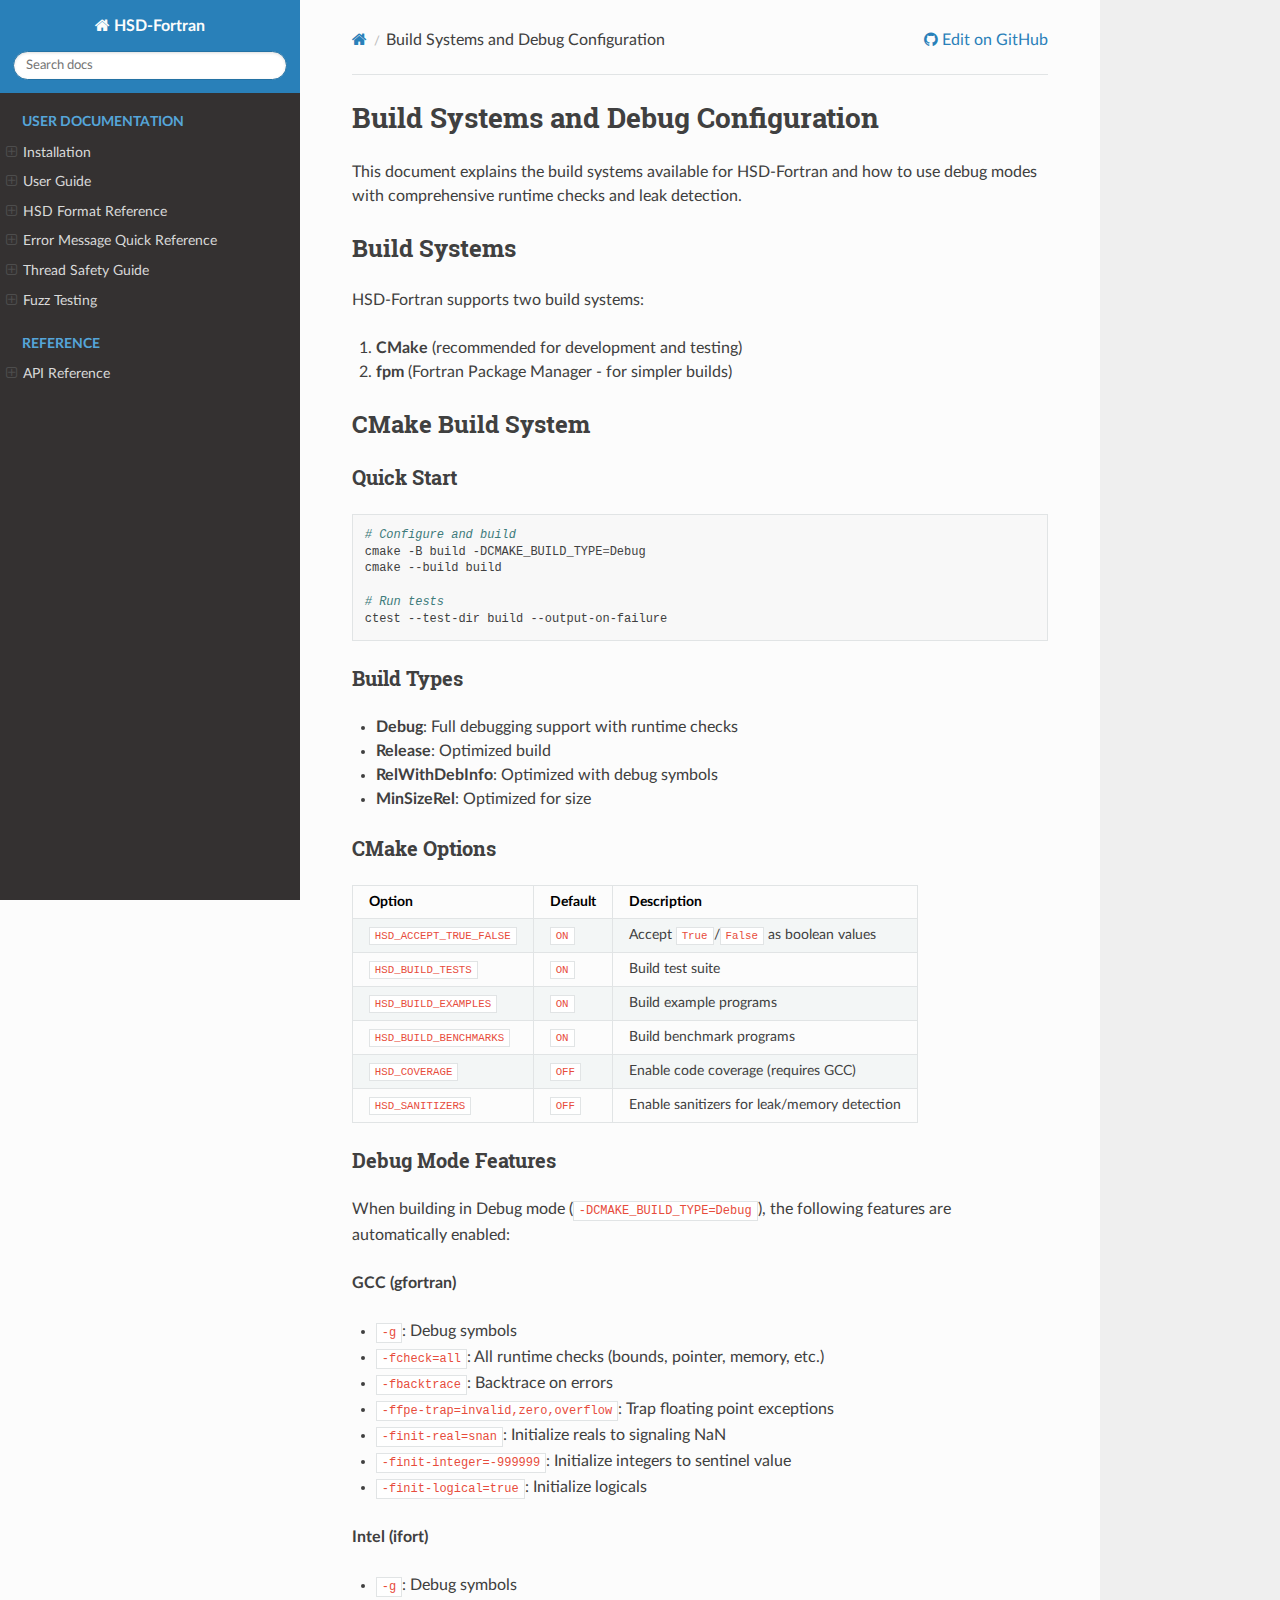
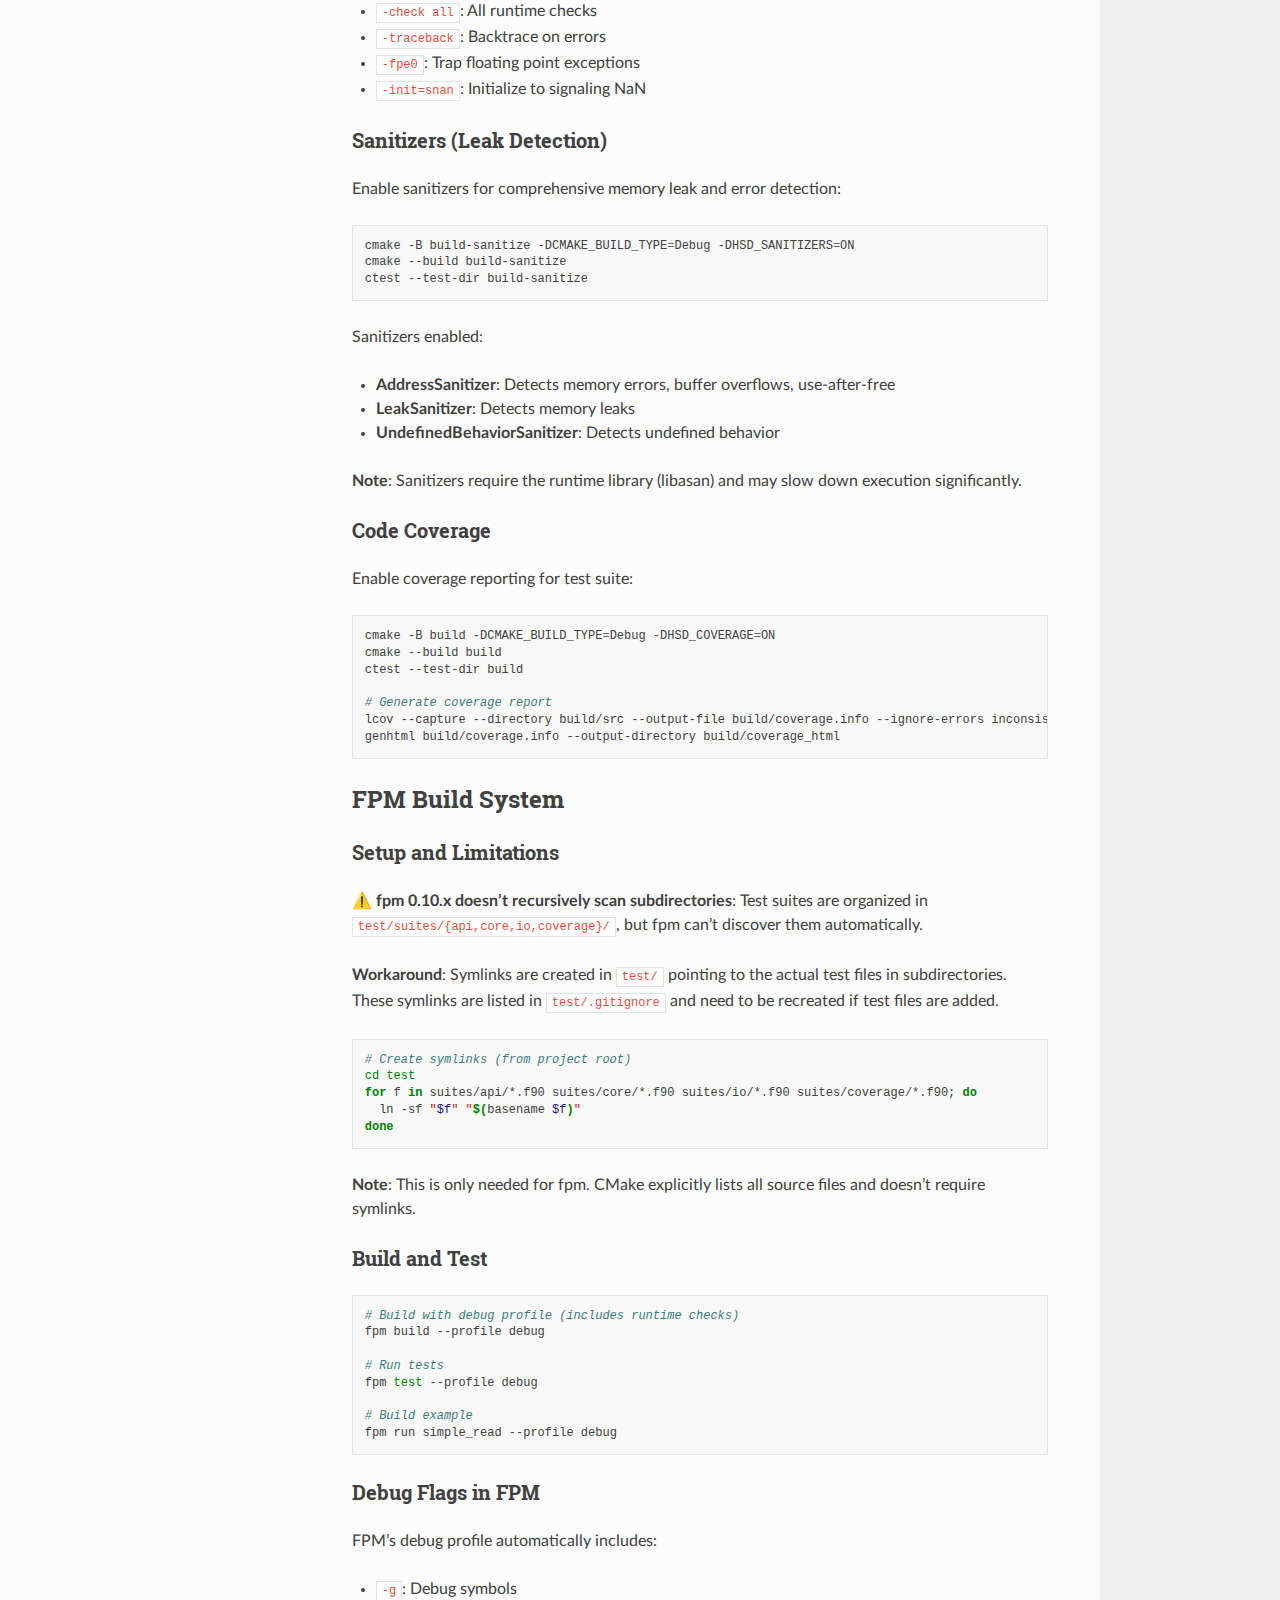
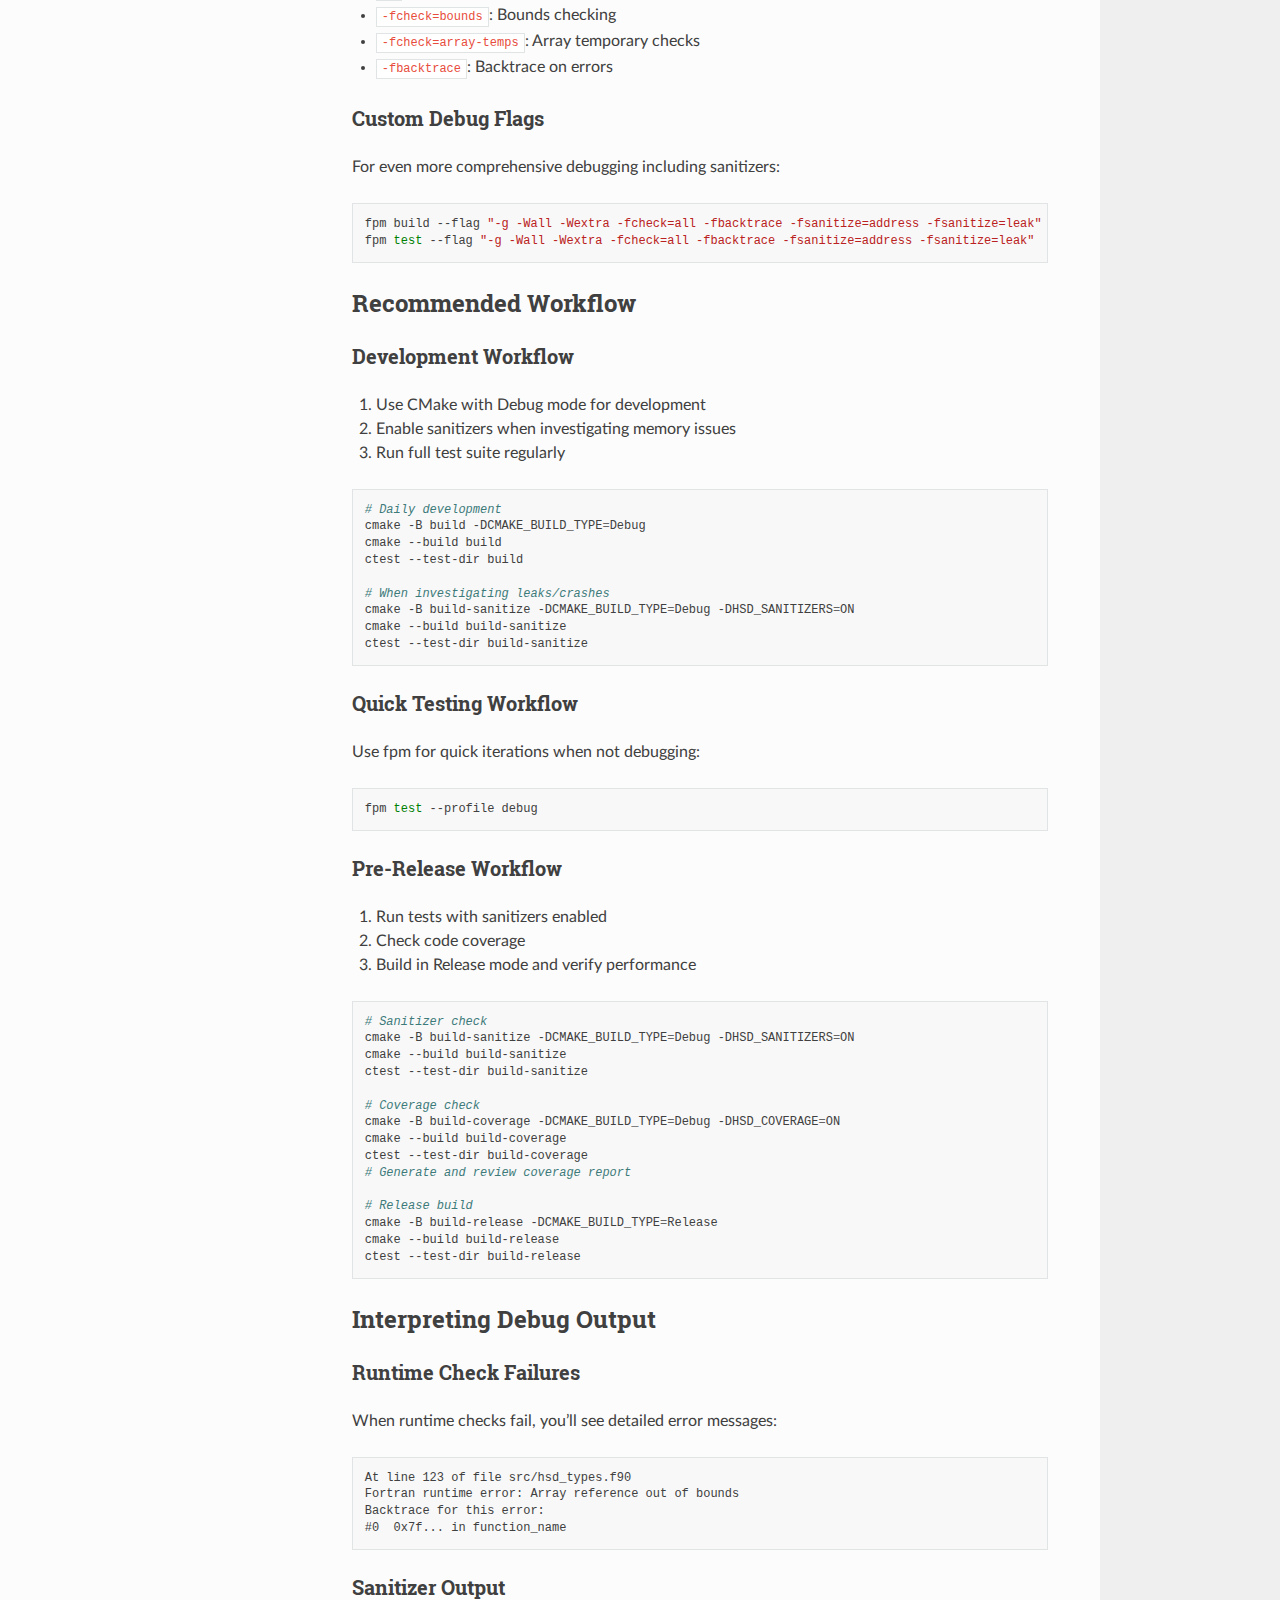
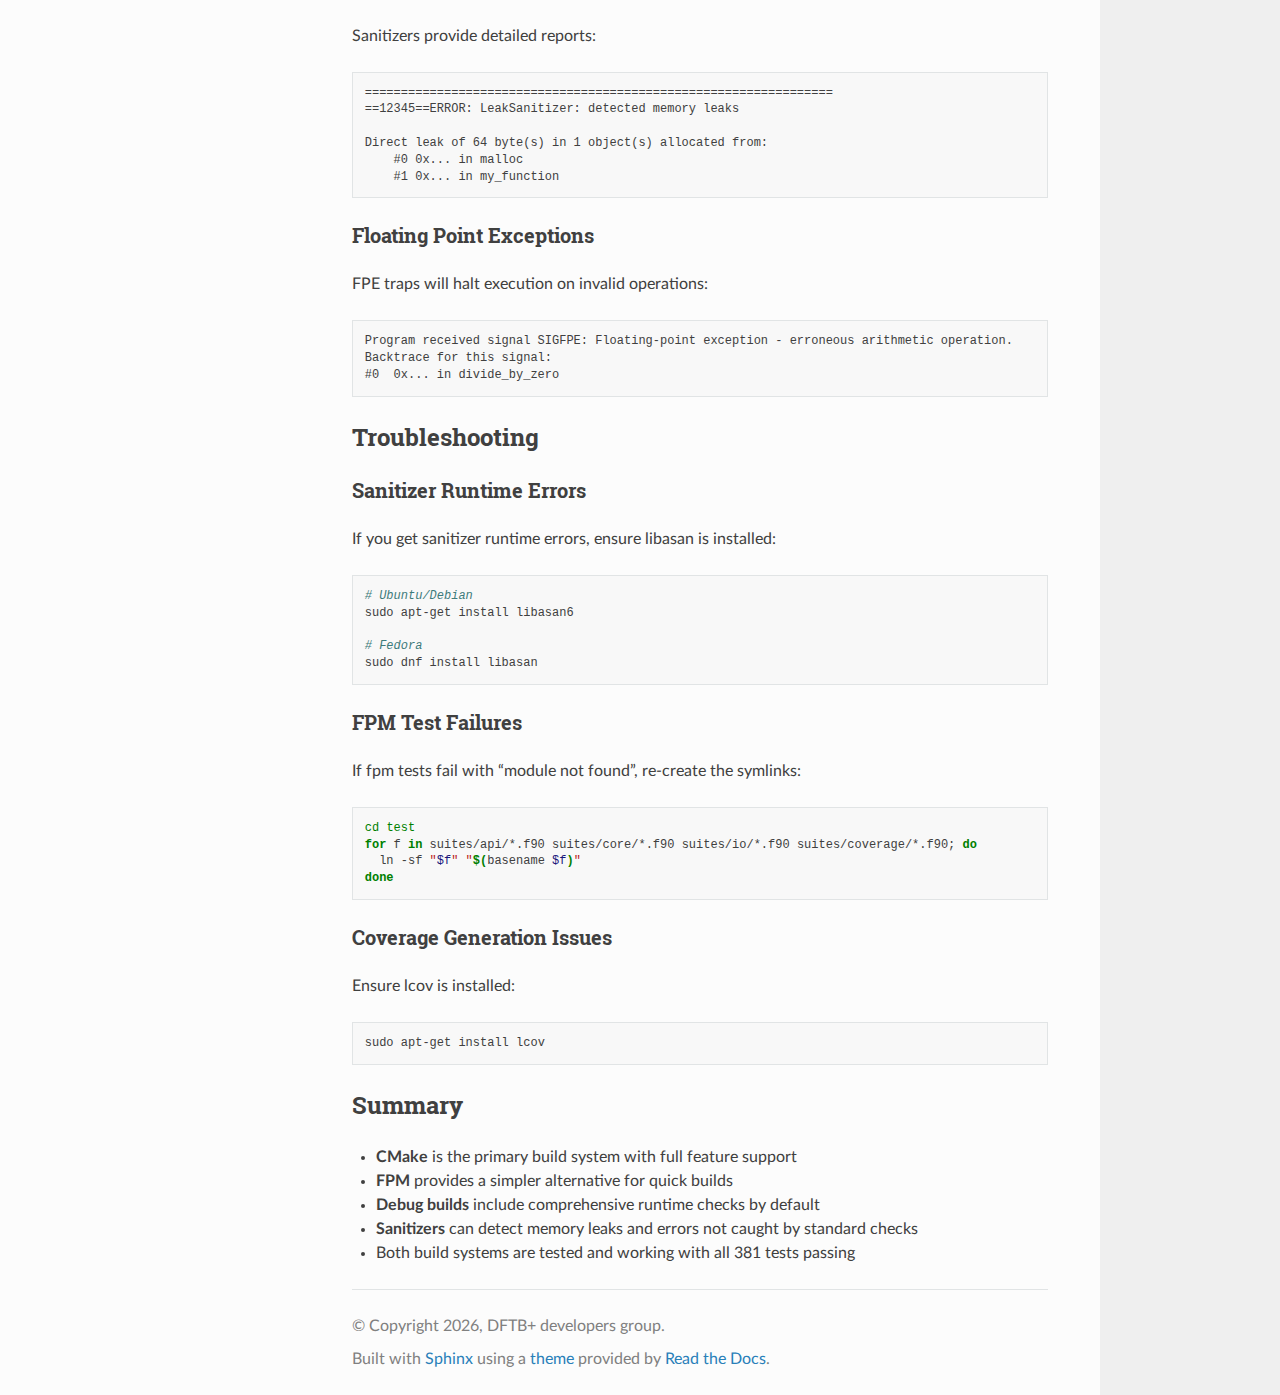
<file: public/build_systems.html>
<!DOCTYPE html>
<html class="writer-html5" lang="en" data-content_root="./">
<head>
  <meta charset="utf-8" /><meta name="viewport" content="width=device-width, initial-scale=1" />

  <meta name="viewport" content="width=device-width, initial-scale=1.0" />
  <title>Build Systems and Debug Configuration &mdash; HSD-Fortran 1.0.0 documentation</title>
      <link rel="stylesheet" type="text/css" href="_static/pygments.css?v=80d5e7a1" />
      <link rel="stylesheet" type="text/css" href="_static/css/theme.css?v=9edc463e" />

  
      <script src="_static/jquery.js?v=5d32c60e"></script>
      <script src="_static/_sphinx_javascript_frameworks_compat.js?v=2cd50e6c"></script>
      <script src="_static/documentation_options.js?v=8d563738"></script>
      <script src="_static/doctools.js?v=fd6eb6e6"></script>
      <script src="_static/sphinx_highlight.js?v=6ffebe34"></script>
    <script src="_static/js/theme.js"></script>
    <link rel="index" title="Index" href="genindex.html" />
    <link rel="search" title="Search" href="search.html" /> 
</head>

<body class="wy-body-for-nav"> 
  <div class="wy-grid-for-nav">
    <nav data-toggle="wy-nav-shift" class="wy-nav-side">
      <div class="wy-side-scroll">
        <div class="wy-side-nav-search" >

          
          
          <a href="index.html" class="icon icon-home">
            HSD-Fortran
          </a>
<div role="search">
  <form id="rtd-search-form" class="wy-form" action="search.html" method="get">
    <input type="text" name="q" placeholder="Search docs" aria-label="Search docs" />
    <input type="hidden" name="check_keywords" value="yes" />
    <input type="hidden" name="area" value="default" />
  </form>
</div>
        </div><div class="wy-menu wy-menu-vertical" data-spy="affix" role="navigation" aria-label="Navigation menu">
              <p class="caption" role="heading"><span class="caption-text">User Documentation</span></p>
<ul>
<li class="toctree-l1"><a class="reference internal" href="installation.html">Installation</a><ul>
<li class="toctree-l2"><a class="reference internal" href="installation.html#requirements">Requirements</a></li>
<li class="toctree-l2"><a class="reference internal" href="installation.html#building-with-cmake">Building with CMake</a><ul>
<li class="toctree-l3"><a class="reference internal" href="installation.html#basic-build">Basic Build</a></li>
<li class="toctree-l3"><a class="reference internal" href="installation.html#debug-build-with-coverage">Debug Build with Coverage</a></li>
<li class="toctree-l3"><a class="reference internal" href="installation.html#cmake-options">CMake Options</a></li>
<li class="toctree-l3"><a class="reference internal" href="installation.html#using-as-a-cmake-subproject">Using as a CMake Subproject</a></li>
</ul>
</li>
<li class="toctree-l2"><a class="reference internal" href="installation.html#building-with-fpm">Building with fpm</a><ul>
<li class="toctree-l3"><a class="reference internal" href="installation.html#using-as-an-fpm-dependency">Using as an fpm Dependency</a></li>
</ul>
</li>
<li class="toctree-l2"><a class="reference internal" href="installation.html#verifying-installation">Verifying Installation</a></li>
<li class="toctree-l2"><a class="reference internal" href="installation.html#running-the-example">Running the Example</a></li>
</ul>
</li>
<li class="toctree-l1"><a class="reference internal" href="user_guide.html">User Guide</a><ul>
<li class="toctree-l2"><a class="reference internal" href="user_guide.html#basic-usage">Basic Usage</a><ul>
<li class="toctree-l3"><a class="reference internal" href="user_guide.html#loading-hsd-files">Loading HSD Files</a></li>
<li class="toctree-l3"><a class="reference internal" href="user_guide.html#accessing-values">Accessing Values</a></li>
<li class="toctree-l3"><a class="reference internal" href="user_guide.html#default-values">Default Values</a></li>
</ul>
</li>
<li class="toctree-l2"><a class="reference internal" href="user_guide.html#working-with-arrays">Working with Arrays</a><ul>
<li class="toctree-l3"><a class="reference internal" href="user_guide.html#working-with-matrices">Working with Matrices</a></li>
</ul>
</li>
<li class="toctree-l2"><a class="reference internal" href="user_guide.html#type-introspection">Type Introspection</a></li>
<li class="toctree-l2"><a class="reference internal" href="user_guide.html#working-with-attributes-units">Working with Attributes (Units)</a></li>
<li class="toctree-l2"><a class="reference internal" href="user_guide.html#modifying-trees">Modifying Trees</a></li>
<li class="toctree-l2"><a class="reference internal" href="user_guide.html#saving-hsd-files">Saving HSD Files</a></li>
<li class="toctree-l2"><a class="reference internal" href="user_guide.html#tree-operations">Tree Operations</a><ul>
<li class="toctree-l3"><a class="reference internal" href="user_guide.html#cloning-trees">Cloning Trees</a></li>
<li class="toctree-l3"><a class="reference internal" href="user_guide.html#merging-trees">Merging Trees</a></li>
</ul>
</li>
<li class="toctree-l2"><a class="reference internal" href="user_guide.html#iterating-children">Iterating Children</a></li>
<li class="toctree-l2"><a class="reference internal" href="user_guide.html#schema-validation">Schema Validation</a><ul>
<li class="toctree-l3"><a class="reference internal" href="user_guide.html#validation-helpers">Validation Helpers</a></li>
</ul>
</li>
<li class="toctree-l2"><a class="reference internal" href="user_guide.html#visitor-pattern">Visitor Pattern</a></li>
<li class="toctree-l2"><a class="reference internal" href="user_guide.html#best-practices">Best Practices</a></li>
<li class="toctree-l2"><a class="reference internal" href="user_guide.html#example-complete-configuration-parser">Example: Complete Configuration Parser</a></li>
</ul>
</li>
<li class="toctree-l1"><a class="reference internal" href="hsd_format.html">HSD Format Reference</a><ul>
<li class="toctree-l2"><a class="reference internal" href="hsd_format.html#basic-syntax">Basic Syntax</a><ul>
<li class="toctree-l3"><a class="reference internal" href="hsd_format.html#structure">Structure</a></li>
<li class="toctree-l3"><a class="reference internal" href="hsd_format.html#comments">Comments</a></li>
</ul>
</li>
<li class="toctree-l2"><a class="reference internal" href="hsd_format.html#data-types">Data Types</a><ul>
<li class="toctree-l3"><a class="reference internal" href="hsd_format.html#strings">Strings</a></li>
<li class="toctree-l3"><a class="reference internal" href="hsd_format.html#integers">Integers</a></li>
<li class="toctree-l3"><a class="reference internal" href="hsd_format.html#real-numbers">Real Numbers</a></li>
<li class="toctree-l3"><a class="reference internal" href="hsd_format.html#booleans">Booleans</a></li>
<li class="toctree-l3"><a class="reference internal" href="hsd_format.html#arrays">Arrays</a></li>
<li class="toctree-l3"><a class="reference internal" href="hsd_format.html#complex-numbers">Complex Numbers</a></li>
<li class="toctree-l3"><a class="reference internal" href="hsd_format.html#matrices-multi-line-data">Matrices (Multi-line Data)</a></li>
</ul>
</li>
<li class="toctree-l2"><a class="reference internal" href="hsd_format.html#advanced-syntax">Advanced Syntax</a><ul>
<li class="toctree-l3"><a class="reference internal" href="hsd_format.html#typed-blocks-short-form">Typed Blocks (Short Form)</a></li>
<li class="toctree-l3"><a class="reference internal" href="hsd_format.html#attributes-units">Attributes (Units)</a></li>
<li class="toctree-l3"><a class="reference internal" href="hsd_format.html#file-includes">File Includes</a><ul>
<li class="toctree-l4"><a class="reference internal" href="hsd_format.html#include-path-resolution">Include Path Resolution</a></li>
</ul>
</li>
</ul>
</li>
<li class="toctree-l2"><a class="reference internal" href="hsd_format.html#escaping-and-special-characters">Escaping and Special Characters</a><ul>
<li class="toctree-l3"><a class="reference internal" href="hsd_format.html#quoted-strings">Quoted Strings</a></li>
<li class="toctree-l3"><a class="reference internal" href="hsd_format.html#identifier-rules">Identifier Rules</a></li>
<li class="toctree-l3"><a class="reference internal" href="hsd_format.html#duplicate-keys">Duplicate Keys</a></li>
</ul>
</li>
<li class="toctree-l2"><a class="reference internal" href="hsd_format.html#grammar-summary">Grammar Summary</a></li>
<li class="toctree-l2"><a class="reference internal" href="hsd_format.html#error-messages">Error Messages</a></li>
<li class="toctree-l2"><a class="reference internal" href="hsd_format.html#compatibility-notes">Compatibility Notes</a><ul>
<li class="toctree-l3"><a class="reference internal" href="hsd_format.html#dftb-compatibility">DFTB+ Compatibility</a></li>
<li class="toctree-l3"><a class="reference internal" href="hsd_format.html#differences-from-json-yaml">Differences from JSON/YAML</a></li>
</ul>
</li>
</ul>
</li>
<li class="toctree-l1"><a class="reference internal" href="error_handling.html">Error Message Quick Reference</a><ul>
<li class="toctree-l2"><a class="reference internal" href="error_handling.html#error-type-structure">Error Type Structure</a></li>
<li class="toctree-l2"><a class="reference internal" href="error_handling.html#creating-errors-with-context">Creating Errors with Context</a><ul>
<li class="toctree-l3"><a class="reference internal" href="error_handling.html#basic-error">Basic Error</a></li>
<li class="toctree-l3"><a class="reference internal" href="error_handling.html#error-with-full-context">Error with Full Context</a></li>
<li class="toctree-l3"><a class="reference internal" href="error_handling.html#syntax-error-helper">Syntax Error Helper</a></li>
<li class="toctree-l3"><a class="reference internal" href="error_handling.html#type-error-helper">Type Error Helper</a></li>
</ul>
</li>
<li class="toctree-l2"><a class="reference internal" href="error_handling.html#error-codes">Error Codes</a></li>
<li class="toctree-l2"><a class="reference internal" href="error_handling.html#usage-examples">Usage Examples</a><ul>
<li class="toctree-l3"><a class="reference internal" href="error_handling.html#handling-errors">Handling Errors</a></li>
<li class="toctree-l3"><a class="reference internal" href="error_handling.html#error-output-format">Error Output Format</a></li>
</ul>
</li>
<li class="toctree-l2"><a class="reference internal" href="error_handling.html#common-error-scenarios">Common Error Scenarios</a><ul>
<li class="toctree-l3"><a class="reference internal" href="error_handling.html#unclosed-bracket">Unclosed Bracket</a></li>
<li class="toctree-l3"><a class="reference internal" href="error_handling.html#include-cycle">Include Cycle</a></li>
<li class="toctree-l3"><a class="reference internal" href="error_handling.html#file-not-found">File Not Found</a></li>
<li class="toctree-l3"><a class="reference internal" href="error_handling.html#type-mismatch">Type Mismatch</a></li>
</ul>
</li>
<li class="toctree-l2"><a class="reference internal" href="error_handling.html#best-practices">Best Practices</a></li>
<li class="toctree-l2"><a class="reference internal" href="error_handling.html#coding-conventions-for-stat-parameters">Coding Conventions for <code class="docutils literal notranslate"><span class="pre">stat</span></code> Parameters</a><ul>
<li class="toctree-l3"><a class="reference internal" href="error_handling.html#the-pattern">The Pattern</a></li>
<li class="toctree-l3"><a class="reference internal" href="error_handling.html#recommended-approaches">Recommended Approaches</a></li>
<li class="toctree-l3"><a class="reference internal" href="error_handling.html#common-mistakes-to-avoid">Common Mistakes to Avoid</a></li>
<li class="toctree-l3"><a class="reference internal" href="error_handling.html#using-local-status-variables">Using Local Status Variables</a></li>
</ul>
</li>
</ul>
</li>
<li class="toctree-l1"><a class="reference internal" href="thread_safety.html">Thread Safety Guide</a><ul>
<li class="toctree-l2"><a class="reference internal" href="thread_safety.html#overview">Overview</a></li>
<li class="toctree-l2"><a class="reference internal" href="thread_safety.html#thread-safety-summary">Thread Safety Summary</a></li>
<li class="toctree-l2"><a class="reference internal" href="thread_safety.html#detailed-analysis">Detailed Analysis</a><ul>
<li class="toctree-l3"><a class="reference internal" href="thread_safety.html#safe-operations-no-synchronization-needed">Safe Operations (No Synchronization Needed)</a></li>
<li class="toctree-l3"><a class="reference internal" href="thread_safety.html#unsafe-operations-require-external-synchronization">Unsafe Operations (Require External Synchronization)</a></li>
</ul>
</li>
<li class="toctree-l2"><a class="reference internal" href="thread_safety.html#module-specific-notes">Module-Specific Notes</a><ul>
<li class="toctree-l3"><a class="reference internal" href="thread_safety.html#hsd-types">hsd_types</a></li>
<li class="toctree-l3"><a class="reference internal" href="thread_safety.html#hsd-parser">hsd_parser</a></li>
<li class="toctree-l3"><a class="reference internal" href="thread_safety.html#hsd-formatter">hsd_formatter</a></li>
<li class="toctree-l3"><a class="reference internal" href="thread_safety.html#hsd-schema">hsd_schema</a></li>
<li class="toctree-l3"><a class="reference internal" href="thread_safety.html#hsd-hash-table">hsd_hash_table</a></li>
</ul>
</li>
<li class="toctree-l2"><a class="reference internal" href="thread_safety.html#openmp-considerations">OpenMP Considerations</a></li>
<li class="toctree-l2"><a class="reference internal" href="thread_safety.html#coarray-fortran-considerations">Coarray Fortran Considerations</a></li>
<li class="toctree-l2"><a class="reference internal" href="thread_safety.html#recommendations">Recommendations</a></li>
<li class="toctree-l2"><a class="reference internal" href="thread_safety.html#future-considerations">Future Considerations</a></li>
<li class="toctree-l2"><a class="reference internal" href="thread_safety.html#implementation-notes">Implementation Notes</a><ul>
<li class="toctree-l3"><a class="reference internal" href="thread_safety.html#why-no-built-in-synchronization">Why No Built-in Synchronization?</a></li>
<li class="toctree-l3"><a class="reference internal" href="thread_safety.html#hash-table-thread-safety">Hash Table Thread Safety</a></li>
</ul>
</li>
</ul>
</li>
<li class="toctree-l1"><a class="reference internal" href="fuzzing.html">Fuzz Testing</a><ul>
<li class="toctree-l2"><a class="reference internal" href="fuzzing.html#prerequisites">Prerequisites</a></li>
<li class="toctree-l2"><a class="reference internal" href="fuzzing.html#building-the-fuzz-target">Building the Fuzz Target</a></li>
<li class="toctree-l2"><a class="reference internal" href="fuzzing.html#running-the-fuzzer">Running the Fuzzer</a><ul>
<li class="toctree-l3"><a class="reference internal" href="fuzzing.html#basic-usage">Basic Usage</a></li>
<li class="toctree-l3"><a class="reference internal" href="fuzzing.html#using-the-dictionary">Using the Dictionary</a></li>
<li class="toctree-l3"><a class="reference internal" href="fuzzing.html#parallel-fuzzing">Parallel Fuzzing</a></li>
</ul>
</li>
<li class="toctree-l2"><a class="reference internal" href="fuzzing.html#understanding-output">Understanding Output</a><ul>
<li class="toctree-l3"><a class="reference internal" href="fuzzing.html#reproducing-issues">Reproducing Issues</a></li>
</ul>
</li>
<li class="toctree-l2"><a class="reference internal" href="fuzzing.html#corpus-management">Corpus Management</a><ul>
<li class="toctree-l3"><a class="reference internal" href="fuzzing.html#minimizing-the-corpus">Minimizing the Corpus</a></li>
<li class="toctree-l3"><a class="reference internal" href="fuzzing.html#minimizing-a-crash">Minimizing a Crash</a></li>
</ul>
</li>
<li class="toctree-l2"><a class="reference internal" href="fuzzing.html#seed-corpus">Seed Corpus</a></li>
<li class="toctree-l2"><a class="reference internal" href="fuzzing.html#troubleshooting">Troubleshooting</a><ul>
<li class="toctree-l3"><a class="reference internal" href="fuzzing.html#afl-qemu-trace-not-found">“afl-qemu-trace not found”</a></li>
<li class="toctree-l3"><a class="reference internal" href="fuzzing.html#hmm-your-system-is-configured-to-send-core-dump-notifications">“Hmm, your system is configured to send core dump notifications”</a></li>
<li class="toctree-l3"><a class="reference internal" href="fuzzing.html#low-execution-speed">Low Execution Speed</a></li>
<li class="toctree-l3"><a class="reference internal" href="fuzzing.html#afl-shows-0-paths">AFL++ Shows 0 Paths</a></li>
</ul>
</li>
</ul>
</li>
</ul>
<p class="caption" role="heading"><span class="caption-text">Reference</span></p>
<ul>
<li class="toctree-l1"><a class="reference internal" href="api.html">API Reference</a><ul>
<li class="toctree-l2"><a class="reference internal" href="api.html#module-hsd">Module: hsd</a></li>
<li class="toctree-l2"><a class="reference internal" href="api.html#types">Types</a><ul>
<li class="toctree-l3"><a class="reference internal" href="api.html#core-types">Core Types</a><ul>
<li class="toctree-l4"><a class="reference internal" href="api.html#hsd-table"><code class="docutils literal notranslate"><span class="pre">hsd_table</span></code></a></li>
<li class="toctree-l4"><a class="reference internal" href="api.html#hsd-value"><code class="docutils literal notranslate"><span class="pre">hsd_value</span></code></a></li>
<li class="toctree-l4"><a class="reference internal" href="api.html#hsd-error-t"><code class="docutils literal notranslate"><span class="pre">hsd_error_t</span></code></a></li>
<li class="toctree-l4"><a class="reference internal" href="api.html#hsd-iterator"><code class="docutils literal notranslate"><span class="pre">hsd_iterator</span></code></a></li>
<li class="toctree-l4"><a class="reference internal" href="api.html#hsd-schema-t"><code class="docutils literal notranslate"><span class="pre">hsd_schema_t</span></code></a></li>
<li class="toctree-l4"><a class="reference internal" href="api.html#hsd-visitor-t"><code class="docutils literal notranslate"><span class="pre">hsd_visitor_t</span></code></a></li>
</ul>
</li>
<li class="toctree-l3"><a class="reference internal" href="api.html#precision-constants">Precision Constants</a></li>
<li class="toctree-l3"><a class="reference internal" href="api.html#value-type-constants">Value Type Constants</a></li>
<li class="toctree-l3"><a class="reference internal" href="api.html#error-codes">Error Codes</a></li>
<li class="toctree-l3"><a class="reference internal" href="api.html#schema-constants">Schema Constants</a></li>
</ul>
</li>
<li class="toctree-l2"><a class="reference internal" href="api.html#i-o-procedures">I/O Procedures</a><ul>
<li class="toctree-l3"><a class="reference internal" href="api.html#hsd-load">hsd_load</a></li>
<li class="toctree-l3"><a class="reference internal" href="api.html#hsd-load-string">hsd_load_string</a></li>
<li class="toctree-l3"><a class="reference internal" href="api.html#hsd-dump">hsd_dump</a></li>
<li class="toctree-l3"><a class="reference internal" href="api.html#hsd-dump-to-string">hsd_dump_to_string</a></li>
</ul>
</li>
<li class="toctree-l2"><a class="reference internal" href="api.html#accessor-procedures">Accessor Procedures</a><ul>
<li class="toctree-l3"><a class="reference internal" href="api.html#hsd-get">hsd_get</a></li>
<li class="toctree-l3"><a class="reference internal" href="api.html#hsd-get-or">hsd_get_or</a></li>
<li class="toctree-l3"><a class="reference internal" href="api.html#hsd-get-matrix">hsd_get_matrix</a></li>
<li class="toctree-l3"><a class="reference internal" href="api.html#hsd-get-inline-text">hsd_get_inline_text</a></li>
</ul>
</li>
<li class="toctree-l2"><a class="reference internal" href="api.html#query-procedures">Query Procedures</a><ul>
<li class="toctree-l3"><a class="reference internal" href="api.html#hsd-has-child">hsd_has_child</a></li>
<li class="toctree-l3"><a class="reference internal" href="api.html#hsd-is-table">hsd_is_table</a></li>
<li class="toctree-l3"><a class="reference internal" href="api.html#hsd-is-value">hsd_is_value</a></li>
<li class="toctree-l3"><a class="reference internal" href="api.html#hsd-is-array">hsd_is_array</a></li>
<li class="toctree-l3"><a class="reference internal" href="api.html#hsd-child-count">hsd_child_count</a></li>
<li class="toctree-l3"><a class="reference internal" href="api.html#hsd-get-keys">hsd_get_keys</a></li>
<li class="toctree-l3"><a class="reference internal" href="api.html#hsd-get-type">hsd_get_type</a></li>
<li class="toctree-l3"><a class="reference internal" href="api.html#hsd-get-attrib">hsd_get_attrib</a></li>
<li class="toctree-l3"><a class="reference internal" href="api.html#hsd-has-attrib">hsd_has_attrib</a></li>
<li class="toctree-l3"><a class="reference internal" href="api.html#hsd-get-child">hsd_get_child</a></li>
<li class="toctree-l3"><a class="reference internal" href="api.html#hsd-get-table">hsd_get_table</a></li>
<li class="toctree-l3"><a class="reference internal" href="api.html#hsd-has-value-children">hsd_has_value_children</a></li>
<li class="toctree-l3"><a class="reference internal" href="api.html#hsd-get-name">hsd_get_name</a></li>
</ul>
</li>
<li class="toctree-l2"><a class="reference internal" href="api.html#mutation-procedures">Mutation Procedures</a><ul>
<li class="toctree-l3"><a class="reference internal" href="api.html#hsd-set">hsd_set</a></li>
<li class="toctree-l3"><a class="reference internal" href="api.html#hsd-remove-child">hsd_remove_child</a></li>
</ul>
</li>
<li class="toctree-l2"><a class="reference internal" href="api.html#tree-operations">Tree Operations</a><ul>
<li class="toctree-l3"><a class="reference internal" href="api.html#hsd-clone">hsd_clone</a></li>
<li class="toctree-l3"><a class="reference internal" href="api.html#hsd-merge">hsd_merge</a></li>
</ul>
</li>
<li class="toctree-l2"><a class="reference internal" href="api.html#validation-procedures">Validation Procedures</a><ul>
<li class="toctree-l3"><a class="reference internal" href="api.html#hsd-require">hsd_require</a></li>
<li class="toctree-l3"><a class="reference internal" href="api.html#hsd-validate-range">hsd_validate_range</a></li>
<li class="toctree-l3"><a class="reference internal" href="api.html#hsd-validate-one-of">hsd_validate_one_of</a></li>
<li class="toctree-l3"><a class="reference internal" href="api.html#hsd-get-with-unit">hsd_get_with_unit</a></li>
</ul>
</li>
<li class="toctree-l2"><a class="reference internal" href="api.html#schema-validation">Schema Validation</a><ul>
<li class="toctree-l3"><a class="reference internal" href="api.html#schema-init">schema_init</a></li>
<li class="toctree-l3"><a class="reference internal" href="api.html#schema-destroy">schema_destroy</a></li>
<li class="toctree-l3"><a class="reference internal" href="api.html#schema-add-field">schema_add_field</a></li>
<li class="toctree-l3"><a class="reference internal" href="api.html#schema-add-field-enum">schema_add_field_enum</a></li>
<li class="toctree-l3"><a class="reference internal" href="api.html#schema-validate">schema_validate</a></li>
<li class="toctree-l3"><a class="reference internal" href="api.html#schema-validate-strict">schema_validate_strict</a></li>
</ul>
</li>
<li class="toctree-l2"><a class="reference internal" href="api.html#visitor-pattern">Visitor Pattern</a><ul>
<li class="toctree-l3"><a class="reference internal" href="api.html#hsd-accept">hsd_accept</a></li>
</ul>
</li>
<li class="toctree-l2"><a class="reference internal" href="api.html#constructor-functions">Constructor Functions</a><ul>
<li class="toctree-l3"><a class="reference internal" href="api.html#new-table">new_table</a></li>
<li class="toctree-l3"><a class="reference internal" href="api.html#new-value">new_value</a></li>
</ul>
</li>
</ul>
</li>
</ul>

        </div>
      </div>
    </nav>

    <section data-toggle="wy-nav-shift" class="wy-nav-content-wrap"><nav class="wy-nav-top" aria-label="Mobile navigation menu" >
          <i data-toggle="wy-nav-top" class="fa fa-bars"></i>
          <a href="index.html">HSD-Fortran</a>
      </nav>

      <div class="wy-nav-content">
        <div class="rst-content">
          <div role="navigation" aria-label="Page navigation">
  <ul class="wy-breadcrumbs">
      <li><a href="index.html" class="icon icon-home" aria-label="Home"></a></li>
      <li class="breadcrumb-item active">Build Systems and Debug Configuration</li>
      <li class="wy-breadcrumbs-aside">
              <a href="https://github.com/elv3rs/hsd-fortran/blob/main/docs/build_systems.rst" class="fa fa-github"> Edit on GitHub</a>
      </li>
  </ul>
  <hr/>
</div>
          <div role="main" class="document" itemscope="itemscope" itemtype="http://schema.org/Article">
           <div itemprop="articleBody">
             
  <section id="build-systems-and-debug-configuration">
<h1>Build Systems and Debug Configuration<a class="headerlink" href="#build-systems-and-debug-configuration" title="Link to this heading"></a></h1>
<p>This document explains the build systems available for HSD-Fortran and how to use debug modes with comprehensive runtime checks and leak detection.</p>
<section id="build-systems">
<h2>Build Systems<a class="headerlink" href="#build-systems" title="Link to this heading"></a></h2>
<p>HSD-Fortran supports two build systems:</p>
<ol class="arabic simple">
<li><p><strong>CMake</strong> (recommended for development and testing)</p></li>
<li><p><strong>fpm</strong> (Fortran Package Manager - for simpler builds)</p></li>
</ol>
</section>
<section id="cmake-build-system">
<h2>CMake Build System<a class="headerlink" href="#cmake-build-system" title="Link to this heading"></a></h2>
<section id="quick-start">
<h3>Quick Start<a class="headerlink" href="#quick-start" title="Link to this heading"></a></h3>
<div class="highlight-bash notranslate"><div class="highlight"><pre><span></span><span class="c1"># Configure and build</span>
cmake<span class="w"> </span>-B<span class="w"> </span>build<span class="w"> </span>-DCMAKE_BUILD_TYPE<span class="o">=</span>Debug
cmake<span class="w"> </span>--build<span class="w"> </span>build

<span class="c1"># Run tests</span>
ctest<span class="w"> </span>--test-dir<span class="w"> </span>build<span class="w"> </span>--output-on-failure
</pre></div>
</div>
</section>
<section id="build-types">
<h3>Build Types<a class="headerlink" href="#build-types" title="Link to this heading"></a></h3>
<ul class="simple">
<li><p><strong>Debug</strong>: Full debugging support with runtime checks</p></li>
<li><p><strong>Release</strong>: Optimized build</p></li>
<li><p><strong>RelWithDebInfo</strong>: Optimized with debug symbols</p></li>
<li><p><strong>MinSizeRel</strong>: Optimized for size</p></li>
</ul>
</section>
<section id="cmake-options">
<h3>CMake Options<a class="headerlink" href="#cmake-options" title="Link to this heading"></a></h3>
<table class="docutils align-default">
<thead>
<tr class="row-odd"><th class="head"><p>Option</p></th>
<th class="head"><p>Default</p></th>
<th class="head"><p>Description</p></th>
</tr>
</thead>
<tbody>
<tr class="row-even"><td><p><code class="docutils literal notranslate"><span class="pre">HSD_ACCEPT_TRUE_FALSE</span></code></p></td>
<td><p><code class="docutils literal notranslate"><span class="pre">ON</span></code></p></td>
<td><p>Accept <code class="docutils literal notranslate"><span class="pre">True</span></code>/<code class="docutils literal notranslate"><span class="pre">False</span></code> as boolean values</p></td>
</tr>
<tr class="row-odd"><td><p><code class="docutils literal notranslate"><span class="pre">HSD_BUILD_TESTS</span></code></p></td>
<td><p><code class="docutils literal notranslate"><span class="pre">ON</span></code></p></td>
<td><p>Build test suite</p></td>
</tr>
<tr class="row-even"><td><p><code class="docutils literal notranslate"><span class="pre">HSD_BUILD_EXAMPLES</span></code></p></td>
<td><p><code class="docutils literal notranslate"><span class="pre">ON</span></code></p></td>
<td><p>Build example programs</p></td>
</tr>
<tr class="row-odd"><td><p><code class="docutils literal notranslate"><span class="pre">HSD_BUILD_BENCHMARKS</span></code></p></td>
<td><p><code class="docutils literal notranslate"><span class="pre">ON</span></code></p></td>
<td><p>Build benchmark programs</p></td>
</tr>
<tr class="row-even"><td><p><code class="docutils literal notranslate"><span class="pre">HSD_COVERAGE</span></code></p></td>
<td><p><code class="docutils literal notranslate"><span class="pre">OFF</span></code></p></td>
<td><p>Enable code coverage (requires GCC)</p></td>
</tr>
<tr class="row-odd"><td><p><code class="docutils literal notranslate"><span class="pre">HSD_SANITIZERS</span></code></p></td>
<td><p><code class="docutils literal notranslate"><span class="pre">OFF</span></code></p></td>
<td><p>Enable sanitizers for leak/memory detection</p></td>
</tr>
</tbody>
</table>
</section>
<section id="debug-mode-features">
<h3>Debug Mode Features<a class="headerlink" href="#debug-mode-features" title="Link to this heading"></a></h3>
<p>When building in Debug mode (<code class="docutils literal notranslate"><span class="pre">-DCMAKE_BUILD_TYPE=Debug</span></code>), the following features are automatically enabled:</p>
<p><strong>GCC (gfortran)</strong></p>
<ul class="simple">
<li><p><code class="docutils literal notranslate"><span class="pre">-g</span></code>: Debug symbols</p></li>
<li><p><code class="docutils literal notranslate"><span class="pre">-fcheck=all</span></code>: All runtime checks (bounds, pointer, memory, etc.)</p></li>
<li><p><code class="docutils literal notranslate"><span class="pre">-fbacktrace</span></code>: Backtrace on errors</p></li>
<li><p><code class="docutils literal notranslate"><span class="pre">-ffpe-trap=invalid,zero,overflow</span></code>: Trap floating point exceptions</p></li>
<li><p><code class="docutils literal notranslate"><span class="pre">-finit-real=snan</span></code>: Initialize reals to signaling NaN</p></li>
<li><p><code class="docutils literal notranslate"><span class="pre">-finit-integer=-999999</span></code>: Initialize integers to sentinel value</p></li>
<li><p><code class="docutils literal notranslate"><span class="pre">-finit-logical=true</span></code>: Initialize logicals</p></li>
</ul>
<p><strong>Intel (ifort)</strong></p>
<ul class="simple">
<li><p><code class="docutils literal notranslate"><span class="pre">-g</span></code>: Debug symbols</p></li>
<li><p><code class="docutils literal notranslate"><span class="pre">-check</span> <span class="pre">all</span></code>: All runtime checks</p></li>
<li><p><code class="docutils literal notranslate"><span class="pre">-traceback</span></code>: Backtrace on errors</p></li>
<li><p><code class="docutils literal notranslate"><span class="pre">-fpe0</span></code>: Trap floating point exceptions</p></li>
<li><p><code class="docutils literal notranslate"><span class="pre">-init=snan</span></code>: Initialize to signaling NaN</p></li>
</ul>
</section>
<section id="sanitizers-leak-detection">
<h3>Sanitizers (Leak Detection)<a class="headerlink" href="#sanitizers-leak-detection" title="Link to this heading"></a></h3>
<p>Enable sanitizers for comprehensive memory leak and error detection:</p>
<div class="highlight-bash notranslate"><div class="highlight"><pre><span></span>cmake<span class="w"> </span>-B<span class="w"> </span>build-sanitize<span class="w"> </span>-DCMAKE_BUILD_TYPE<span class="o">=</span>Debug<span class="w"> </span>-DHSD_SANITIZERS<span class="o">=</span>ON
cmake<span class="w"> </span>--build<span class="w"> </span>build-sanitize
ctest<span class="w"> </span>--test-dir<span class="w"> </span>build-sanitize
</pre></div>
</div>
<p>Sanitizers enabled:</p>
<ul class="simple">
<li><p><strong>AddressSanitizer</strong>: Detects memory errors, buffer overflows, use-after-free</p></li>
<li><p><strong>LeakSanitizer</strong>: Detects memory leaks</p></li>
<li><p><strong>UndefinedBehaviorSanitizer</strong>: Detects undefined behavior</p></li>
</ul>
<p><strong>Note</strong>: Sanitizers require the runtime library (libasan) and may slow down execution significantly.</p>
</section>
<section id="code-coverage">
<h3>Code Coverage<a class="headerlink" href="#code-coverage" title="Link to this heading"></a></h3>
<p>Enable coverage reporting for test suite:</p>
<div class="highlight-bash notranslate"><div class="highlight"><pre><span></span>cmake<span class="w"> </span>-B<span class="w"> </span>build<span class="w"> </span>-DCMAKE_BUILD_TYPE<span class="o">=</span>Debug<span class="w"> </span>-DHSD_COVERAGE<span class="o">=</span>ON
cmake<span class="w"> </span>--build<span class="w"> </span>build
ctest<span class="w"> </span>--test-dir<span class="w"> </span>build

<span class="c1"># Generate coverage report</span>
lcov<span class="w"> </span>--capture<span class="w"> </span>--directory<span class="w"> </span>build/src<span class="w"> </span>--output-file<span class="w"> </span>build/coverage.info<span class="w"> </span>--ignore-errors<span class="w"> </span>inconsistent
genhtml<span class="w"> </span>build/coverage.info<span class="w"> </span>--output-directory<span class="w"> </span>build/coverage_html
</pre></div>
</div>
</section>
</section>
<section id="fpm-build-system">
<h2>FPM Build System<a class="headerlink" href="#fpm-build-system" title="Link to this heading"></a></h2>
<section id="setup-and-limitations">
<h3>Setup and Limitations<a class="headerlink" href="#setup-and-limitations" title="Link to this heading"></a></h3>
<p>⚠️ <strong>fpm 0.10.x doesn’t recursively scan subdirectories</strong>: Test suites are organized in <code class="docutils literal notranslate"><span class="pre">test/suites/{api,core,io,coverage}/</span></code>, but fpm can’t discover them automatically.</p>
<p><strong>Workaround</strong>: Symlinks are created in <code class="docutils literal notranslate"><span class="pre">test/</span></code> pointing to the actual test files in subdirectories.
These symlinks are listed in <code class="docutils literal notranslate"><span class="pre">test/.gitignore</span></code> and need to be recreated if test files are added.</p>
<div class="highlight-bash notranslate"><div class="highlight"><pre><span></span><span class="c1"># Create symlinks (from project root)</span>
<span class="nb">cd</span><span class="w"> </span><span class="nb">test</span>
<span class="k">for</span><span class="w"> </span>f<span class="w"> </span><span class="k">in</span><span class="w"> </span>suites/api/*.f90<span class="w"> </span>suites/core/*.f90<span class="w"> </span>suites/io/*.f90<span class="w"> </span>suites/coverage/*.f90<span class="p">;</span><span class="w"> </span><span class="k">do</span>
<span class="w">  </span>ln<span class="w"> </span>-sf<span class="w"> </span><span class="s2">&quot;</span><span class="nv">$f</span><span class="s2">&quot;</span><span class="w"> </span><span class="s2">&quot;</span><span class="k">$(</span>basename<span class="w"> </span><span class="nv">$f</span><span class="k">)</span><span class="s2">&quot;</span>
<span class="k">done</span>
</pre></div>
</div>
<p><strong>Note</strong>: This is only needed for fpm. CMake explicitly lists all source files and doesn’t require symlinks.</p>
</section>
<section id="build-and-test">
<h3>Build and Test<a class="headerlink" href="#build-and-test" title="Link to this heading"></a></h3>
<div class="highlight-bash notranslate"><div class="highlight"><pre><span></span><span class="c1"># Build with debug profile (includes runtime checks)</span>
fpm<span class="w"> </span>build<span class="w"> </span>--profile<span class="w"> </span>debug

<span class="c1"># Run tests</span>
fpm<span class="w"> </span><span class="nb">test</span><span class="w"> </span>--profile<span class="w"> </span>debug

<span class="c1"># Build example</span>
fpm<span class="w"> </span>run<span class="w"> </span>simple_read<span class="w"> </span>--profile<span class="w"> </span>debug
</pre></div>
</div>
</section>
<section id="debug-flags-in-fpm">
<h3>Debug Flags in FPM<a class="headerlink" href="#debug-flags-in-fpm" title="Link to this heading"></a></h3>
<p>FPM’s debug profile automatically includes:</p>
<ul class="simple">
<li><p><code class="docutils literal notranslate"><span class="pre">-g</span></code>: Debug symbols</p></li>
<li><p><code class="docutils literal notranslate"><span class="pre">-fcheck=bounds</span></code>: Bounds checking</p></li>
<li><p><code class="docutils literal notranslate"><span class="pre">-fcheck=array-temps</span></code>: Array temporary checks</p></li>
<li><p><code class="docutils literal notranslate"><span class="pre">-fbacktrace</span></code>: Backtrace on errors</p></li>
</ul>
</section>
<section id="custom-debug-flags">
<h3>Custom Debug Flags<a class="headerlink" href="#custom-debug-flags" title="Link to this heading"></a></h3>
<p>For even more comprehensive debugging including sanitizers:</p>
<div class="highlight-bash notranslate"><div class="highlight"><pre><span></span>fpm<span class="w"> </span>build<span class="w"> </span>--flag<span class="w"> </span><span class="s2">&quot;-g -Wall -Wextra -fcheck=all -fbacktrace -fsanitize=address -fsanitize=leak&quot;</span>
fpm<span class="w"> </span><span class="nb">test</span><span class="w"> </span>--flag<span class="w"> </span><span class="s2">&quot;-g -Wall -Wextra -fcheck=all -fbacktrace -fsanitize=address -fsanitize=leak&quot;</span>
</pre></div>
</div>
</section>
</section>
<section id="recommended-workflow">
<h2>Recommended Workflow<a class="headerlink" href="#recommended-workflow" title="Link to this heading"></a></h2>
<section id="development-workflow">
<h3>Development Workflow<a class="headerlink" href="#development-workflow" title="Link to this heading"></a></h3>
<ol class="arabic simple">
<li><p>Use CMake with Debug mode for development</p></li>
<li><p>Enable sanitizers when investigating memory issues</p></li>
<li><p>Run full test suite regularly</p></li>
</ol>
<div class="highlight-bash notranslate"><div class="highlight"><pre><span></span><span class="c1"># Daily development</span>
cmake<span class="w"> </span>-B<span class="w"> </span>build<span class="w"> </span>-DCMAKE_BUILD_TYPE<span class="o">=</span>Debug
cmake<span class="w"> </span>--build<span class="w"> </span>build
ctest<span class="w"> </span>--test-dir<span class="w"> </span>build

<span class="c1"># When investigating leaks/crashes</span>
cmake<span class="w"> </span>-B<span class="w"> </span>build-sanitize<span class="w"> </span>-DCMAKE_BUILD_TYPE<span class="o">=</span>Debug<span class="w"> </span>-DHSD_SANITIZERS<span class="o">=</span>ON
cmake<span class="w"> </span>--build<span class="w"> </span>build-sanitize
ctest<span class="w"> </span>--test-dir<span class="w"> </span>build-sanitize
</pre></div>
</div>
</section>
<section id="quick-testing-workflow">
<h3>Quick Testing Workflow<a class="headerlink" href="#quick-testing-workflow" title="Link to this heading"></a></h3>
<p>Use fpm for quick iterations when not debugging:</p>
<div class="highlight-bash notranslate"><div class="highlight"><pre><span></span>fpm<span class="w"> </span><span class="nb">test</span><span class="w"> </span>--profile<span class="w"> </span>debug
</pre></div>
</div>
</section>
<section id="pre-release-workflow">
<h3>Pre-Release Workflow<a class="headerlink" href="#pre-release-workflow" title="Link to this heading"></a></h3>
<ol class="arabic simple">
<li><p>Run tests with sanitizers enabled</p></li>
<li><p>Check code coverage</p></li>
<li><p>Build in Release mode and verify performance</p></li>
</ol>
<div class="highlight-bash notranslate"><div class="highlight"><pre><span></span><span class="c1"># Sanitizer check</span>
cmake<span class="w"> </span>-B<span class="w"> </span>build-sanitize<span class="w"> </span>-DCMAKE_BUILD_TYPE<span class="o">=</span>Debug<span class="w"> </span>-DHSD_SANITIZERS<span class="o">=</span>ON
cmake<span class="w"> </span>--build<span class="w"> </span>build-sanitize
ctest<span class="w"> </span>--test-dir<span class="w"> </span>build-sanitize

<span class="c1"># Coverage check</span>
cmake<span class="w"> </span>-B<span class="w"> </span>build-coverage<span class="w"> </span>-DCMAKE_BUILD_TYPE<span class="o">=</span>Debug<span class="w"> </span>-DHSD_COVERAGE<span class="o">=</span>ON
cmake<span class="w"> </span>--build<span class="w"> </span>build-coverage
ctest<span class="w"> </span>--test-dir<span class="w"> </span>build-coverage
<span class="c1"># Generate and review coverage report</span>

<span class="c1"># Release build</span>
cmake<span class="w"> </span>-B<span class="w"> </span>build-release<span class="w"> </span>-DCMAKE_BUILD_TYPE<span class="o">=</span>Release
cmake<span class="w"> </span>--build<span class="w"> </span>build-release
ctest<span class="w"> </span>--test-dir<span class="w"> </span>build-release
</pre></div>
</div>
</section>
</section>
<section id="interpreting-debug-output">
<h2>Interpreting Debug Output<a class="headerlink" href="#interpreting-debug-output" title="Link to this heading"></a></h2>
<section id="runtime-check-failures">
<h3>Runtime Check Failures<a class="headerlink" href="#runtime-check-failures" title="Link to this heading"></a></h3>
<p>When runtime checks fail, you’ll see detailed error messages:</p>
<div class="highlight-text notranslate"><div class="highlight"><pre><span></span>At line 123 of file src/hsd_types.f90
Fortran runtime error: Array reference out of bounds
Backtrace for this error:
#0  0x7f... in function_name
</pre></div>
</div>
</section>
<section id="sanitizer-output">
<h3>Sanitizer Output<a class="headerlink" href="#sanitizer-output" title="Link to this heading"></a></h3>
<p>Sanitizers provide detailed reports:</p>
<div class="highlight-text notranslate"><div class="highlight"><pre><span></span>=================================================================
==12345==ERROR: LeakSanitizer: detected memory leaks

Direct leak of 64 byte(s) in 1 object(s) allocated from:
    #0 0x... in malloc
    #1 0x... in my_function
</pre></div>
</div>
</section>
<section id="floating-point-exceptions">
<h3>Floating Point Exceptions<a class="headerlink" href="#floating-point-exceptions" title="Link to this heading"></a></h3>
<p>FPE traps will halt execution on invalid operations:</p>
<div class="highlight-text notranslate"><div class="highlight"><pre><span></span>Program received signal SIGFPE: Floating-point exception - erroneous arithmetic operation.
Backtrace for this signal:
#0  0x... in divide_by_zero
</pre></div>
</div>
</section>
</section>
<section id="troubleshooting">
<h2>Troubleshooting<a class="headerlink" href="#troubleshooting" title="Link to this heading"></a></h2>
<section id="sanitizer-runtime-errors">
<h3>Sanitizer Runtime Errors<a class="headerlink" href="#sanitizer-runtime-errors" title="Link to this heading"></a></h3>
<p>If you get sanitizer runtime errors, ensure libasan is installed:</p>
<div class="highlight-bash notranslate"><div class="highlight"><pre><span></span><span class="c1"># Ubuntu/Debian</span>
sudo<span class="w"> </span>apt-get<span class="w"> </span>install<span class="w"> </span>libasan6

<span class="c1"># Fedora</span>
sudo<span class="w"> </span>dnf<span class="w"> </span>install<span class="w"> </span>libasan
</pre></div>
</div>
</section>
<section id="fpm-test-failures">
<h3>FPM Test Failures<a class="headerlink" href="#fpm-test-failures" title="Link to this heading"></a></h3>
<p>If fpm tests fail with “module not found”, re-create the symlinks:</p>
<div class="highlight-bash notranslate"><div class="highlight"><pre><span></span><span class="nb">cd</span><span class="w"> </span><span class="nb">test</span>
<span class="k">for</span><span class="w"> </span>f<span class="w"> </span><span class="k">in</span><span class="w"> </span>suites/api/*.f90<span class="w"> </span>suites/core/*.f90<span class="w"> </span>suites/io/*.f90<span class="w"> </span>suites/coverage/*.f90<span class="p">;</span><span class="w"> </span><span class="k">do</span>
<span class="w">  </span>ln<span class="w"> </span>-sf<span class="w"> </span><span class="s2">&quot;</span><span class="nv">$f</span><span class="s2">&quot;</span><span class="w"> </span><span class="s2">&quot;</span><span class="k">$(</span>basename<span class="w"> </span><span class="nv">$f</span><span class="k">)</span><span class="s2">&quot;</span>
<span class="k">done</span>
</pre></div>
</div>
</section>
<section id="coverage-generation-issues">
<h3>Coverage Generation Issues<a class="headerlink" href="#coverage-generation-issues" title="Link to this heading"></a></h3>
<p>Ensure lcov is installed:</p>
<div class="highlight-bash notranslate"><div class="highlight"><pre><span></span>sudo<span class="w"> </span>apt-get<span class="w"> </span>install<span class="w"> </span>lcov
</pre></div>
</div>
</section>
</section>
<section id="summary">
<h2>Summary<a class="headerlink" href="#summary" title="Link to this heading"></a></h2>
<ul class="simple">
<li><p><strong>CMake</strong> is the primary build system with full feature support</p></li>
<li><p><strong>FPM</strong> provides a simpler alternative for quick builds</p></li>
<li><p><strong>Debug builds</strong> include comprehensive runtime checks by default</p></li>
<li><p><strong>Sanitizers</strong> can detect memory leaks and errors not caught by standard checks</p></li>
<li><p>Both build systems are tested and working with all 381 tests passing</p></li>
</ul>
</section>
</section>


           </div>
          </div>
          <footer>

  <hr/>

  <div role="contentinfo">
    <p>&#169; Copyright 2026, DFTB+ developers group.</p>
  </div>

  Built with <a href="https://www.sphinx-doc.org/">Sphinx</a> using a
    <a href="https://github.com/readthedocs/sphinx_rtd_theme">theme</a>
    provided by <a href="https://readthedocs.org">Read the Docs</a>.
   

</footer>
        </div>
      </div>
    </section>
  </div>
  <script>
      jQuery(function () {
          SphinxRtdTheme.Navigation.enable(true);
      });
  </script> 

</body>
</html>
</file>
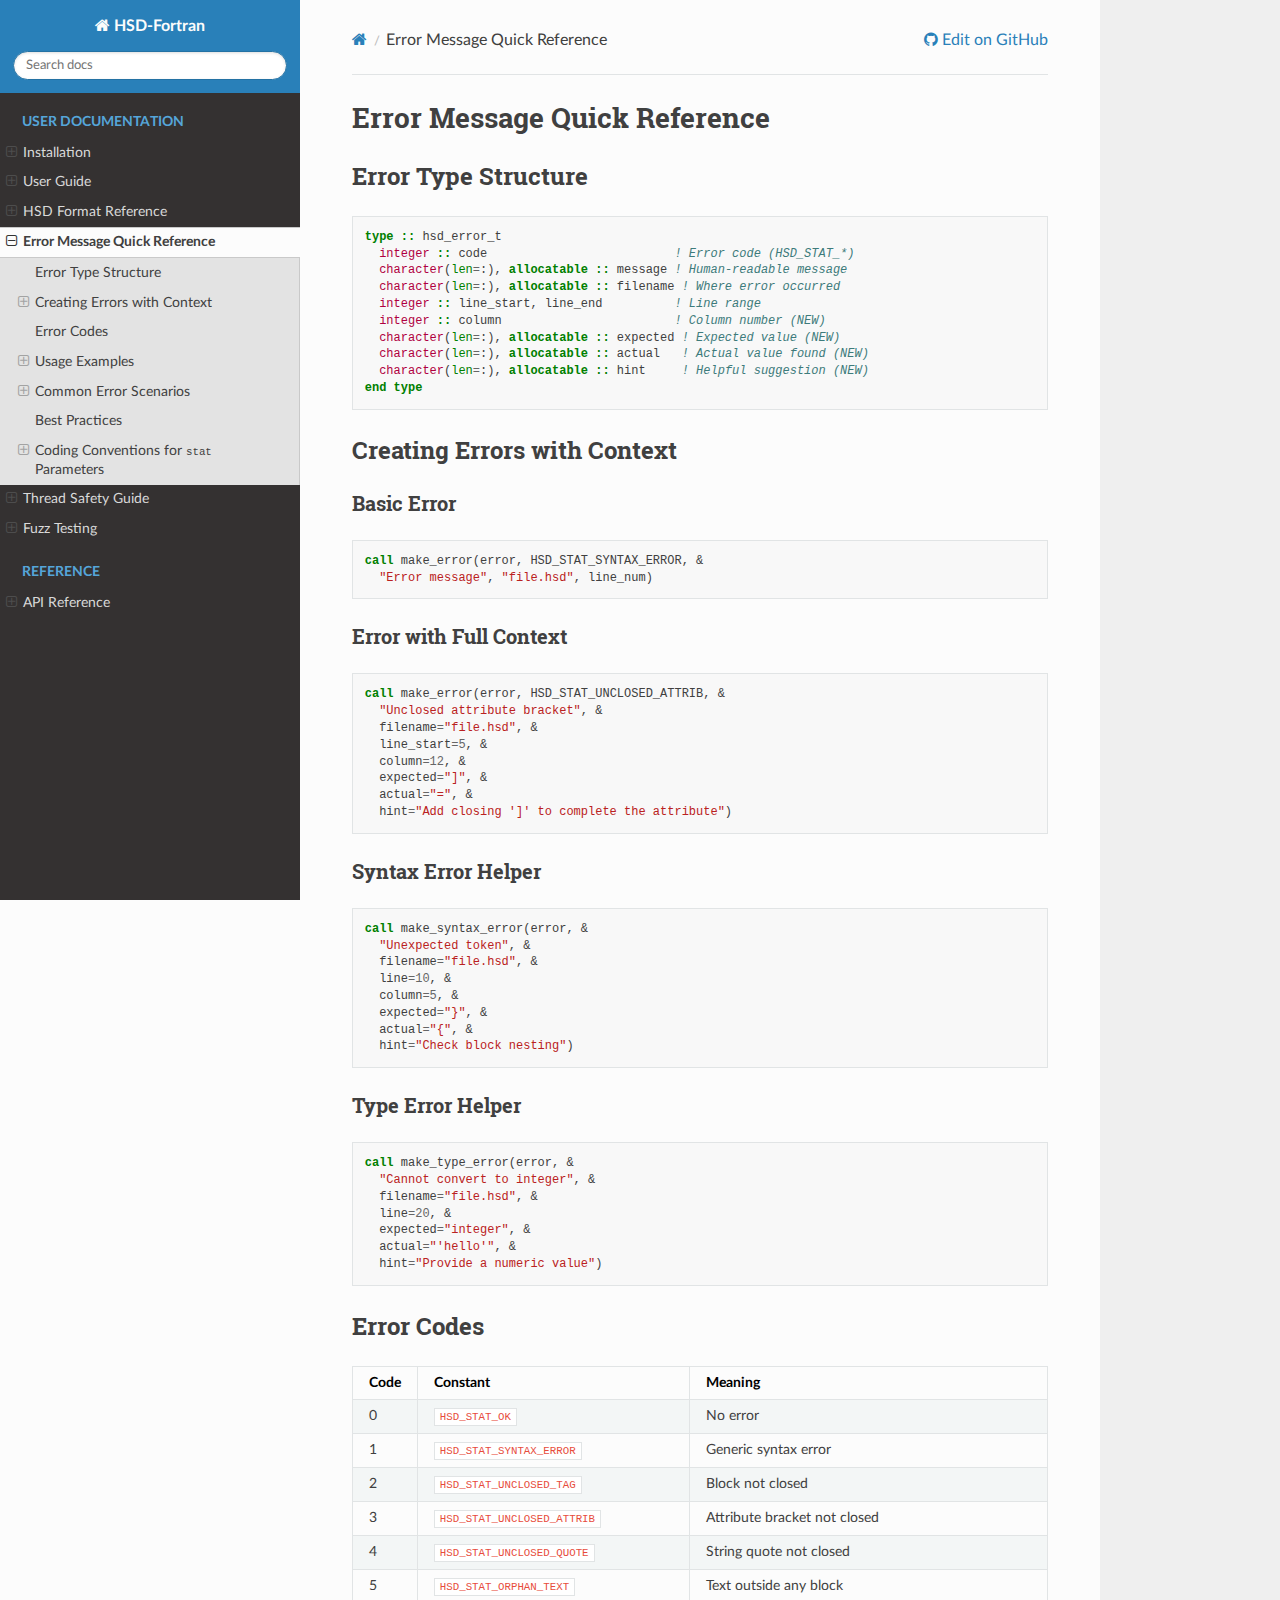
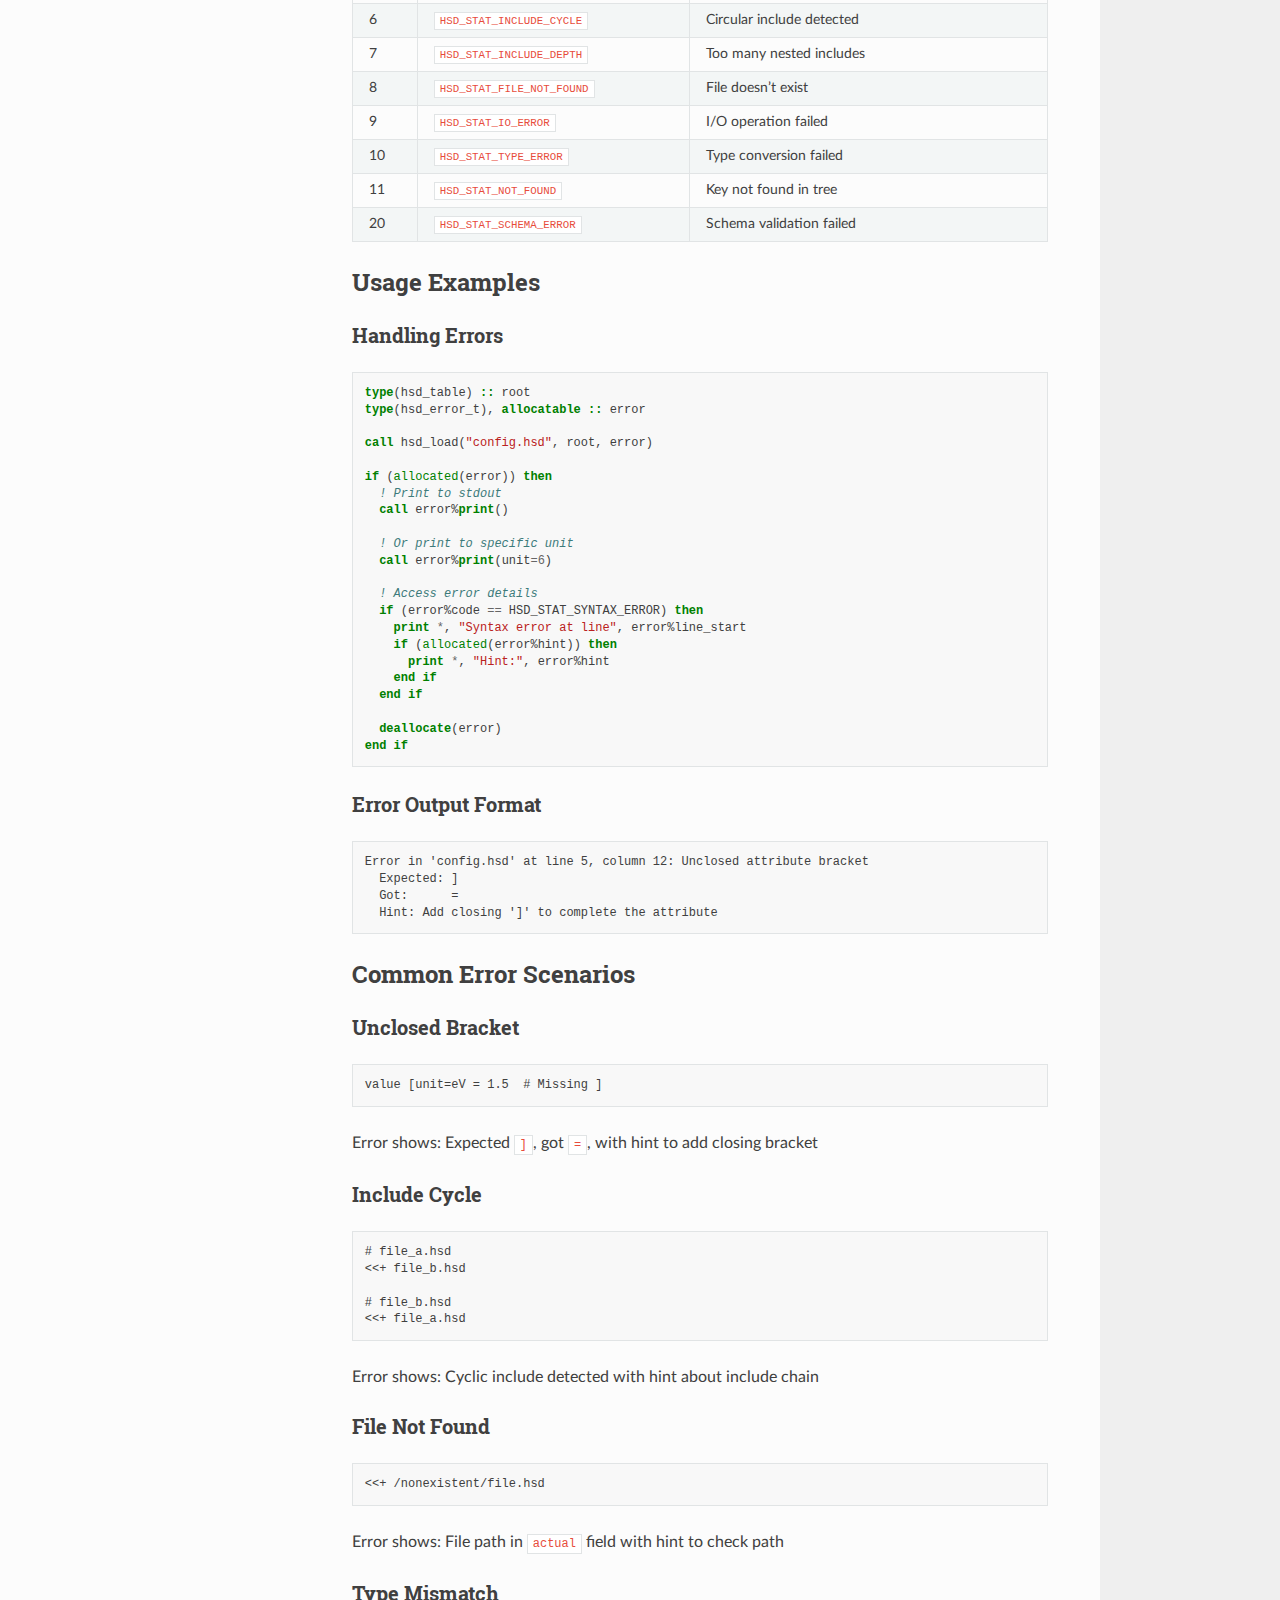
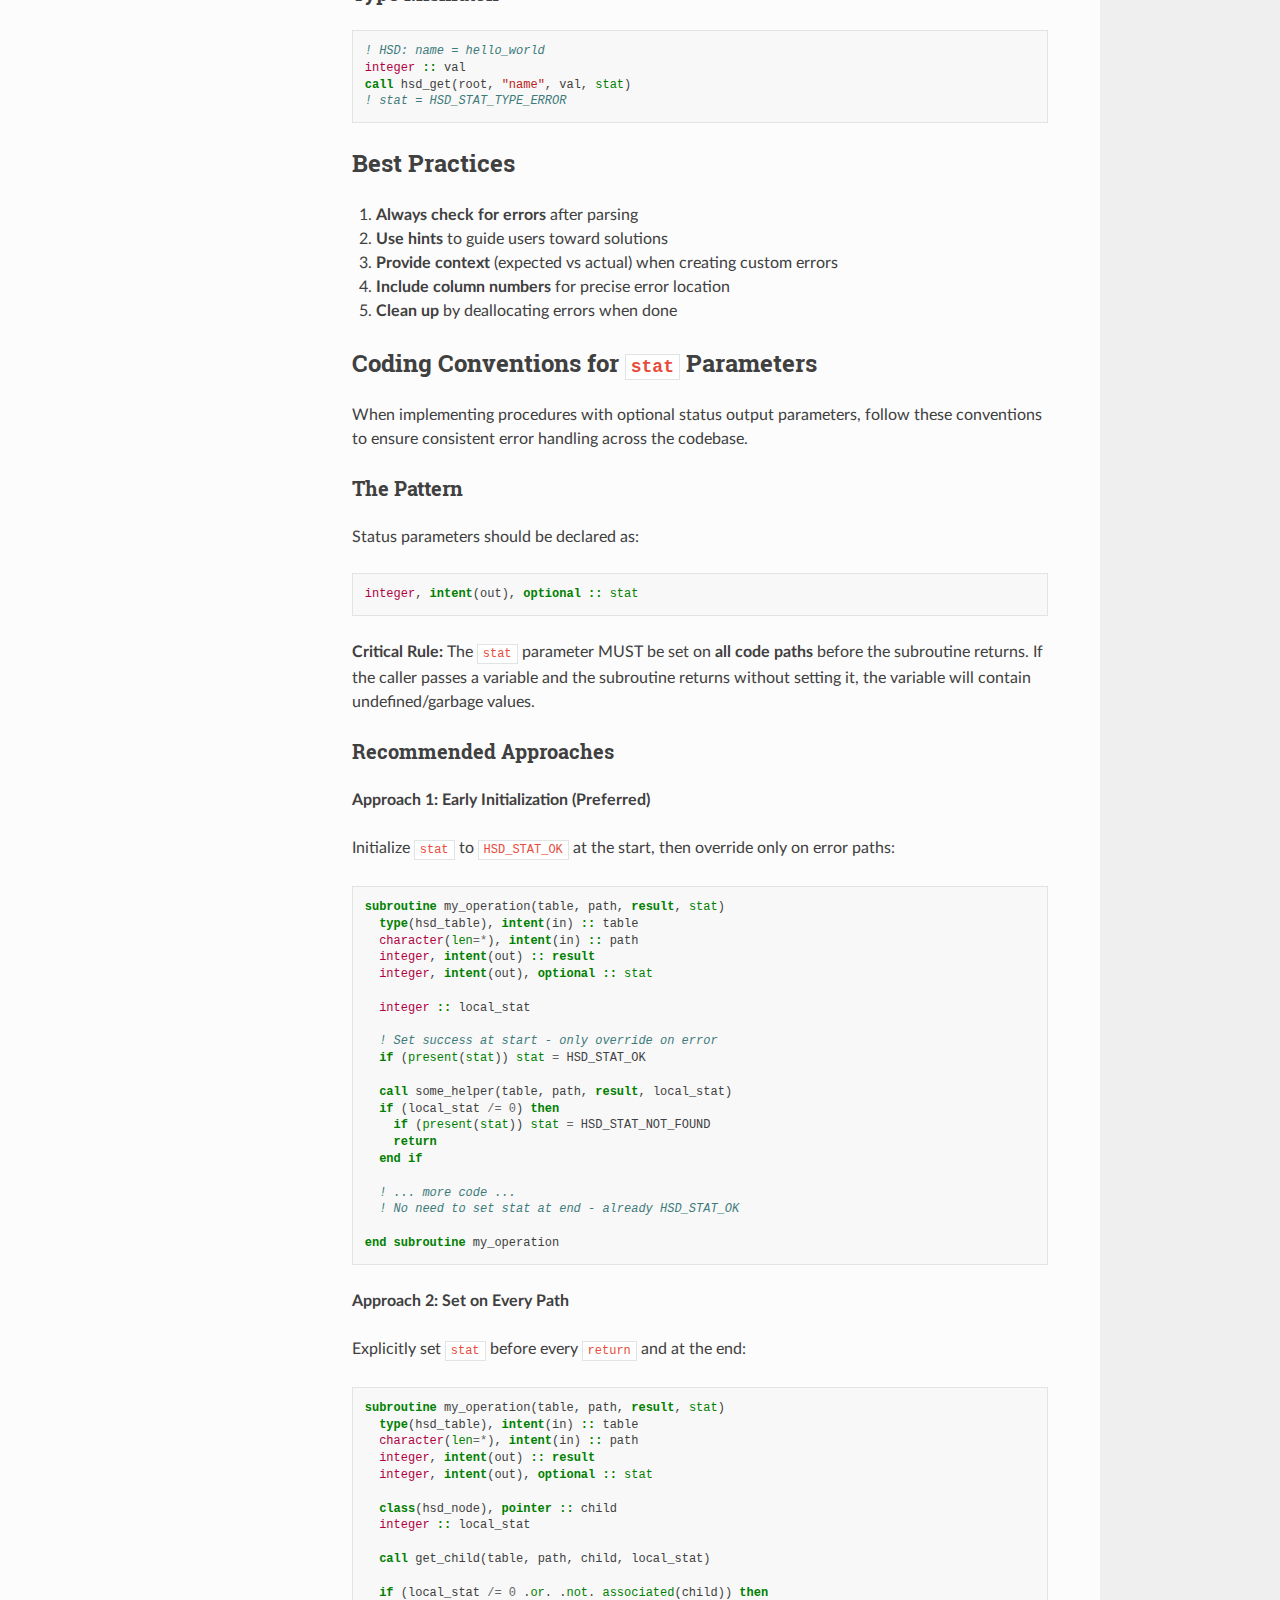
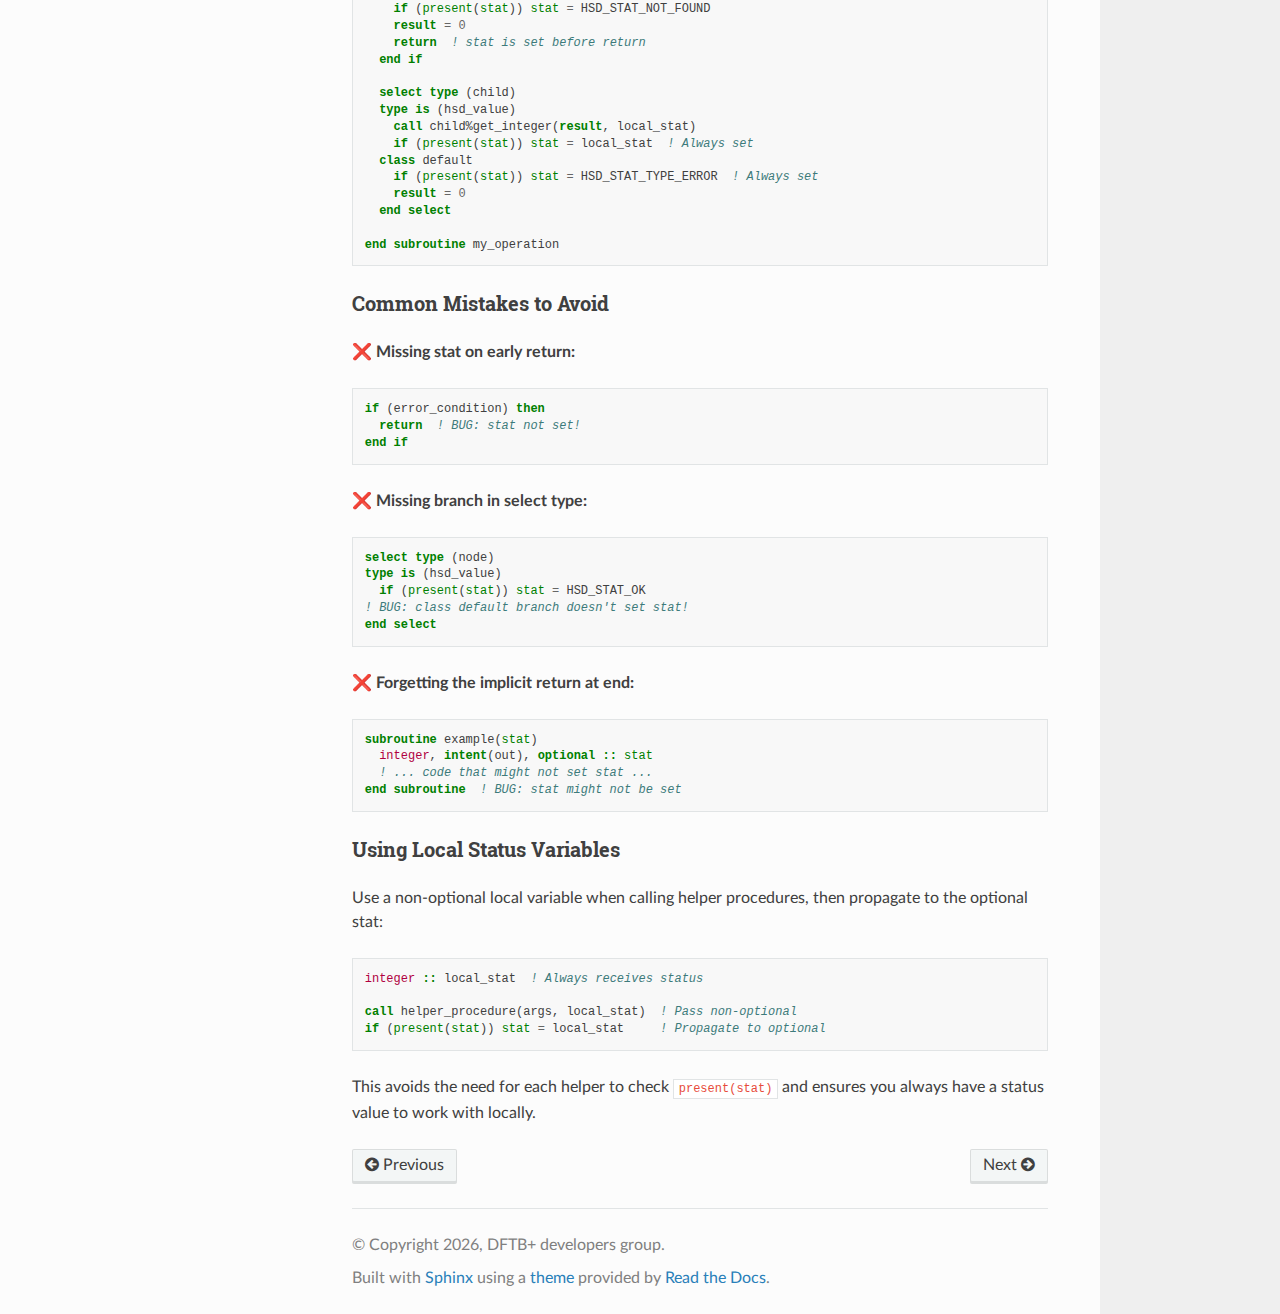
<file: public/error_handling.html>
<!DOCTYPE html>
<html class="writer-html5" lang="en" data-content_root="./">
<head>
  <meta charset="utf-8" /><meta name="viewport" content="width=device-width, initial-scale=1" />

  <meta name="viewport" content="width=device-width, initial-scale=1.0" />
  <title>Error Message Quick Reference &mdash; HSD-Fortran 1.0.0 documentation</title>
      <link rel="stylesheet" type="text/css" href="_static/pygments.css?v=80d5e7a1" />
      <link rel="stylesheet" type="text/css" href="_static/css/theme.css?v=9edc463e" />

  
      <script src="_static/jquery.js?v=5d32c60e"></script>
      <script src="_static/_sphinx_javascript_frameworks_compat.js?v=2cd50e6c"></script>
      <script src="_static/documentation_options.js?v=8d563738"></script>
      <script src="_static/doctools.js?v=fd6eb6e6"></script>
      <script src="_static/sphinx_highlight.js?v=6ffebe34"></script>
    <script src="_static/js/theme.js"></script>
    <link rel="index" title="Index" href="genindex.html" />
    <link rel="search" title="Search" href="search.html" />
    <link rel="next" title="Thread Safety Guide" href="thread_safety.html" />
    <link rel="prev" title="HSD Format Reference" href="hsd_format.html" /> 
</head>

<body class="wy-body-for-nav"> 
  <div class="wy-grid-for-nav">
    <nav data-toggle="wy-nav-shift" class="wy-nav-side">
      <div class="wy-side-scroll">
        <div class="wy-side-nav-search" >

          
          
          <a href="index.html" class="icon icon-home">
            HSD-Fortran
          </a>
<div role="search">
  <form id="rtd-search-form" class="wy-form" action="search.html" method="get">
    <input type="text" name="q" placeholder="Search docs" aria-label="Search docs" />
    <input type="hidden" name="check_keywords" value="yes" />
    <input type="hidden" name="area" value="default" />
  </form>
</div>
        </div><div class="wy-menu wy-menu-vertical" data-spy="affix" role="navigation" aria-label="Navigation menu">
              <p class="caption" role="heading"><span class="caption-text">User Documentation</span></p>
<ul class="current">
<li class="toctree-l1"><a class="reference internal" href="installation.html">Installation</a><ul>
<li class="toctree-l2"><a class="reference internal" href="installation.html#requirements">Requirements</a></li>
<li class="toctree-l2"><a class="reference internal" href="installation.html#building-with-cmake">Building with CMake</a><ul>
<li class="toctree-l3"><a class="reference internal" href="installation.html#basic-build">Basic Build</a></li>
<li class="toctree-l3"><a class="reference internal" href="installation.html#debug-build-with-coverage">Debug Build with Coverage</a></li>
<li class="toctree-l3"><a class="reference internal" href="installation.html#cmake-options">CMake Options</a></li>
<li class="toctree-l3"><a class="reference internal" href="installation.html#using-as-a-cmake-subproject">Using as a CMake Subproject</a></li>
</ul>
</li>
<li class="toctree-l2"><a class="reference internal" href="installation.html#building-with-fpm">Building with fpm</a><ul>
<li class="toctree-l3"><a class="reference internal" href="installation.html#using-as-an-fpm-dependency">Using as an fpm Dependency</a></li>
</ul>
</li>
<li class="toctree-l2"><a class="reference internal" href="installation.html#verifying-installation">Verifying Installation</a></li>
<li class="toctree-l2"><a class="reference internal" href="installation.html#running-the-example">Running the Example</a></li>
</ul>
</li>
<li class="toctree-l1"><a class="reference internal" href="user_guide.html">User Guide</a><ul>
<li class="toctree-l2"><a class="reference internal" href="user_guide.html#basic-usage">Basic Usage</a><ul>
<li class="toctree-l3"><a class="reference internal" href="user_guide.html#loading-hsd-files">Loading HSD Files</a></li>
<li class="toctree-l3"><a class="reference internal" href="user_guide.html#accessing-values">Accessing Values</a></li>
<li class="toctree-l3"><a class="reference internal" href="user_guide.html#default-values">Default Values</a></li>
</ul>
</li>
<li class="toctree-l2"><a class="reference internal" href="user_guide.html#working-with-arrays">Working with Arrays</a><ul>
<li class="toctree-l3"><a class="reference internal" href="user_guide.html#working-with-matrices">Working with Matrices</a></li>
</ul>
</li>
<li class="toctree-l2"><a class="reference internal" href="user_guide.html#type-introspection">Type Introspection</a></li>
<li class="toctree-l2"><a class="reference internal" href="user_guide.html#working-with-attributes-units">Working with Attributes (Units)</a></li>
<li class="toctree-l2"><a class="reference internal" href="user_guide.html#modifying-trees">Modifying Trees</a></li>
<li class="toctree-l2"><a class="reference internal" href="user_guide.html#saving-hsd-files">Saving HSD Files</a></li>
<li class="toctree-l2"><a class="reference internal" href="user_guide.html#tree-operations">Tree Operations</a><ul>
<li class="toctree-l3"><a class="reference internal" href="user_guide.html#cloning-trees">Cloning Trees</a></li>
<li class="toctree-l3"><a class="reference internal" href="user_guide.html#merging-trees">Merging Trees</a></li>
</ul>
</li>
<li class="toctree-l2"><a class="reference internal" href="user_guide.html#iterating-children">Iterating Children</a></li>
<li class="toctree-l2"><a class="reference internal" href="user_guide.html#schema-validation">Schema Validation</a><ul>
<li class="toctree-l3"><a class="reference internal" href="user_guide.html#validation-helpers">Validation Helpers</a></li>
</ul>
</li>
<li class="toctree-l2"><a class="reference internal" href="user_guide.html#visitor-pattern">Visitor Pattern</a></li>
<li class="toctree-l2"><a class="reference internal" href="user_guide.html#best-practices">Best Practices</a></li>
<li class="toctree-l2"><a class="reference internal" href="user_guide.html#example-complete-configuration-parser">Example: Complete Configuration Parser</a></li>
</ul>
</li>
<li class="toctree-l1"><a class="reference internal" href="hsd_format.html">HSD Format Reference</a><ul>
<li class="toctree-l2"><a class="reference internal" href="hsd_format.html#basic-syntax">Basic Syntax</a><ul>
<li class="toctree-l3"><a class="reference internal" href="hsd_format.html#structure">Structure</a></li>
<li class="toctree-l3"><a class="reference internal" href="hsd_format.html#comments">Comments</a></li>
</ul>
</li>
<li class="toctree-l2"><a class="reference internal" href="hsd_format.html#data-types">Data Types</a><ul>
<li class="toctree-l3"><a class="reference internal" href="hsd_format.html#strings">Strings</a></li>
<li class="toctree-l3"><a class="reference internal" href="hsd_format.html#integers">Integers</a></li>
<li class="toctree-l3"><a class="reference internal" href="hsd_format.html#real-numbers">Real Numbers</a></li>
<li class="toctree-l3"><a class="reference internal" href="hsd_format.html#booleans">Booleans</a></li>
<li class="toctree-l3"><a class="reference internal" href="hsd_format.html#arrays">Arrays</a></li>
<li class="toctree-l3"><a class="reference internal" href="hsd_format.html#complex-numbers">Complex Numbers</a></li>
<li class="toctree-l3"><a class="reference internal" href="hsd_format.html#matrices-multi-line-data">Matrices (Multi-line Data)</a></li>
</ul>
</li>
<li class="toctree-l2"><a class="reference internal" href="hsd_format.html#advanced-syntax">Advanced Syntax</a><ul>
<li class="toctree-l3"><a class="reference internal" href="hsd_format.html#typed-blocks-short-form">Typed Blocks (Short Form)</a></li>
<li class="toctree-l3"><a class="reference internal" href="hsd_format.html#attributes-units">Attributes (Units)</a></li>
<li class="toctree-l3"><a class="reference internal" href="hsd_format.html#file-includes">File Includes</a><ul>
<li class="toctree-l4"><a class="reference internal" href="hsd_format.html#include-path-resolution">Include Path Resolution</a></li>
</ul>
</li>
</ul>
</li>
<li class="toctree-l2"><a class="reference internal" href="hsd_format.html#escaping-and-special-characters">Escaping and Special Characters</a><ul>
<li class="toctree-l3"><a class="reference internal" href="hsd_format.html#quoted-strings">Quoted Strings</a></li>
<li class="toctree-l3"><a class="reference internal" href="hsd_format.html#identifier-rules">Identifier Rules</a></li>
<li class="toctree-l3"><a class="reference internal" href="hsd_format.html#duplicate-keys">Duplicate Keys</a></li>
</ul>
</li>
<li class="toctree-l2"><a class="reference internal" href="hsd_format.html#grammar-summary">Grammar Summary</a></li>
<li class="toctree-l2"><a class="reference internal" href="hsd_format.html#error-messages">Error Messages</a></li>
<li class="toctree-l2"><a class="reference internal" href="hsd_format.html#compatibility-notes">Compatibility Notes</a><ul>
<li class="toctree-l3"><a class="reference internal" href="hsd_format.html#dftb-compatibility">DFTB+ Compatibility</a></li>
<li class="toctree-l3"><a class="reference internal" href="hsd_format.html#differences-from-json-yaml">Differences from JSON/YAML</a></li>
</ul>
</li>
</ul>
</li>
<li class="toctree-l1 current"><a class="current reference internal" href="#">Error Message Quick Reference</a><ul>
<li class="toctree-l2"><a class="reference internal" href="#error-type-structure">Error Type Structure</a></li>
<li class="toctree-l2"><a class="reference internal" href="#creating-errors-with-context">Creating Errors with Context</a><ul>
<li class="toctree-l3"><a class="reference internal" href="#basic-error">Basic Error</a></li>
<li class="toctree-l3"><a class="reference internal" href="#error-with-full-context">Error with Full Context</a></li>
<li class="toctree-l3"><a class="reference internal" href="#syntax-error-helper">Syntax Error Helper</a></li>
<li class="toctree-l3"><a class="reference internal" href="#type-error-helper">Type Error Helper</a></li>
</ul>
</li>
<li class="toctree-l2"><a class="reference internal" href="#error-codes">Error Codes</a></li>
<li class="toctree-l2"><a class="reference internal" href="#usage-examples">Usage Examples</a><ul>
<li class="toctree-l3"><a class="reference internal" href="#handling-errors">Handling Errors</a></li>
<li class="toctree-l3"><a class="reference internal" href="#error-output-format">Error Output Format</a></li>
</ul>
</li>
<li class="toctree-l2"><a class="reference internal" href="#common-error-scenarios">Common Error Scenarios</a><ul>
<li class="toctree-l3"><a class="reference internal" href="#unclosed-bracket">Unclosed Bracket</a></li>
<li class="toctree-l3"><a class="reference internal" href="#include-cycle">Include Cycle</a></li>
<li class="toctree-l3"><a class="reference internal" href="#file-not-found">File Not Found</a></li>
<li class="toctree-l3"><a class="reference internal" href="#type-mismatch">Type Mismatch</a></li>
</ul>
</li>
<li class="toctree-l2"><a class="reference internal" href="#best-practices">Best Practices</a></li>
<li class="toctree-l2"><a class="reference internal" href="#coding-conventions-for-stat-parameters">Coding Conventions for <code class="docutils literal notranslate"><span class="pre">stat</span></code> Parameters</a><ul>
<li class="toctree-l3"><a class="reference internal" href="#the-pattern">The Pattern</a></li>
<li class="toctree-l3"><a class="reference internal" href="#recommended-approaches">Recommended Approaches</a></li>
<li class="toctree-l3"><a class="reference internal" href="#common-mistakes-to-avoid">Common Mistakes to Avoid</a></li>
<li class="toctree-l3"><a class="reference internal" href="#using-local-status-variables">Using Local Status Variables</a></li>
</ul>
</li>
</ul>
</li>
<li class="toctree-l1"><a class="reference internal" href="thread_safety.html">Thread Safety Guide</a><ul>
<li class="toctree-l2"><a class="reference internal" href="thread_safety.html#overview">Overview</a></li>
<li class="toctree-l2"><a class="reference internal" href="thread_safety.html#thread-safety-summary">Thread Safety Summary</a></li>
<li class="toctree-l2"><a class="reference internal" href="thread_safety.html#detailed-analysis">Detailed Analysis</a><ul>
<li class="toctree-l3"><a class="reference internal" href="thread_safety.html#safe-operations-no-synchronization-needed">Safe Operations (No Synchronization Needed)</a></li>
<li class="toctree-l3"><a class="reference internal" href="thread_safety.html#unsafe-operations-require-external-synchronization">Unsafe Operations (Require External Synchronization)</a></li>
</ul>
</li>
<li class="toctree-l2"><a class="reference internal" href="thread_safety.html#module-specific-notes">Module-Specific Notes</a><ul>
<li class="toctree-l3"><a class="reference internal" href="thread_safety.html#hsd-types">hsd_types</a></li>
<li class="toctree-l3"><a class="reference internal" href="thread_safety.html#hsd-parser">hsd_parser</a></li>
<li class="toctree-l3"><a class="reference internal" href="thread_safety.html#hsd-formatter">hsd_formatter</a></li>
<li class="toctree-l3"><a class="reference internal" href="thread_safety.html#hsd-schema">hsd_schema</a></li>
<li class="toctree-l3"><a class="reference internal" href="thread_safety.html#hsd-hash-table">hsd_hash_table</a></li>
</ul>
</li>
<li class="toctree-l2"><a class="reference internal" href="thread_safety.html#openmp-considerations">OpenMP Considerations</a></li>
<li class="toctree-l2"><a class="reference internal" href="thread_safety.html#coarray-fortran-considerations">Coarray Fortran Considerations</a></li>
<li class="toctree-l2"><a class="reference internal" href="thread_safety.html#recommendations">Recommendations</a></li>
<li class="toctree-l2"><a class="reference internal" href="thread_safety.html#future-considerations">Future Considerations</a></li>
<li class="toctree-l2"><a class="reference internal" href="thread_safety.html#implementation-notes">Implementation Notes</a><ul>
<li class="toctree-l3"><a class="reference internal" href="thread_safety.html#why-no-built-in-synchronization">Why No Built-in Synchronization?</a></li>
<li class="toctree-l3"><a class="reference internal" href="thread_safety.html#hash-table-thread-safety">Hash Table Thread Safety</a></li>
</ul>
</li>
</ul>
</li>
<li class="toctree-l1"><a class="reference internal" href="fuzzing.html">Fuzz Testing</a><ul>
<li class="toctree-l2"><a class="reference internal" href="fuzzing.html#prerequisites">Prerequisites</a></li>
<li class="toctree-l2"><a class="reference internal" href="fuzzing.html#building-the-fuzz-target">Building the Fuzz Target</a></li>
<li class="toctree-l2"><a class="reference internal" href="fuzzing.html#running-the-fuzzer">Running the Fuzzer</a><ul>
<li class="toctree-l3"><a class="reference internal" href="fuzzing.html#basic-usage">Basic Usage</a></li>
<li class="toctree-l3"><a class="reference internal" href="fuzzing.html#using-the-dictionary">Using the Dictionary</a></li>
<li class="toctree-l3"><a class="reference internal" href="fuzzing.html#parallel-fuzzing">Parallel Fuzzing</a></li>
</ul>
</li>
<li class="toctree-l2"><a class="reference internal" href="fuzzing.html#understanding-output">Understanding Output</a><ul>
<li class="toctree-l3"><a class="reference internal" href="fuzzing.html#reproducing-issues">Reproducing Issues</a></li>
</ul>
</li>
<li class="toctree-l2"><a class="reference internal" href="fuzzing.html#corpus-management">Corpus Management</a><ul>
<li class="toctree-l3"><a class="reference internal" href="fuzzing.html#minimizing-the-corpus">Minimizing the Corpus</a></li>
<li class="toctree-l3"><a class="reference internal" href="fuzzing.html#minimizing-a-crash">Minimizing a Crash</a></li>
</ul>
</li>
<li class="toctree-l2"><a class="reference internal" href="fuzzing.html#seed-corpus">Seed Corpus</a></li>
<li class="toctree-l2"><a class="reference internal" href="fuzzing.html#troubleshooting">Troubleshooting</a><ul>
<li class="toctree-l3"><a class="reference internal" href="fuzzing.html#afl-qemu-trace-not-found">“afl-qemu-trace not found”</a></li>
<li class="toctree-l3"><a class="reference internal" href="fuzzing.html#hmm-your-system-is-configured-to-send-core-dump-notifications">“Hmm, your system is configured to send core dump notifications”</a></li>
<li class="toctree-l3"><a class="reference internal" href="fuzzing.html#low-execution-speed">Low Execution Speed</a></li>
<li class="toctree-l3"><a class="reference internal" href="fuzzing.html#afl-shows-0-paths">AFL++ Shows 0 Paths</a></li>
</ul>
</li>
</ul>
</li>
</ul>
<p class="caption" role="heading"><span class="caption-text">Reference</span></p>
<ul>
<li class="toctree-l1"><a class="reference internal" href="api.html">API Reference</a><ul>
<li class="toctree-l2"><a class="reference internal" href="api.html#module-hsd">Module: hsd</a></li>
<li class="toctree-l2"><a class="reference internal" href="api.html#types">Types</a><ul>
<li class="toctree-l3"><a class="reference internal" href="api.html#core-types">Core Types</a><ul>
<li class="toctree-l4"><a class="reference internal" href="api.html#hsd-table"><code class="docutils literal notranslate"><span class="pre">hsd_table</span></code></a></li>
<li class="toctree-l4"><a class="reference internal" href="api.html#hsd-value"><code class="docutils literal notranslate"><span class="pre">hsd_value</span></code></a></li>
<li class="toctree-l4"><a class="reference internal" href="api.html#hsd-error-t"><code class="docutils literal notranslate"><span class="pre">hsd_error_t</span></code></a></li>
<li class="toctree-l4"><a class="reference internal" href="api.html#hsd-iterator"><code class="docutils literal notranslate"><span class="pre">hsd_iterator</span></code></a></li>
<li class="toctree-l4"><a class="reference internal" href="api.html#hsd-schema-t"><code class="docutils literal notranslate"><span class="pre">hsd_schema_t</span></code></a></li>
<li class="toctree-l4"><a class="reference internal" href="api.html#hsd-visitor-t"><code class="docutils literal notranslate"><span class="pre">hsd_visitor_t</span></code></a></li>
</ul>
</li>
<li class="toctree-l3"><a class="reference internal" href="api.html#precision-constants">Precision Constants</a></li>
<li class="toctree-l3"><a class="reference internal" href="api.html#value-type-constants">Value Type Constants</a></li>
<li class="toctree-l3"><a class="reference internal" href="api.html#error-codes">Error Codes</a></li>
<li class="toctree-l3"><a class="reference internal" href="api.html#schema-constants">Schema Constants</a></li>
</ul>
</li>
<li class="toctree-l2"><a class="reference internal" href="api.html#i-o-procedures">I/O Procedures</a><ul>
<li class="toctree-l3"><a class="reference internal" href="api.html#hsd-load">hsd_load</a></li>
<li class="toctree-l3"><a class="reference internal" href="api.html#hsd-load-string">hsd_load_string</a></li>
<li class="toctree-l3"><a class="reference internal" href="api.html#hsd-dump">hsd_dump</a></li>
<li class="toctree-l3"><a class="reference internal" href="api.html#hsd-dump-to-string">hsd_dump_to_string</a></li>
</ul>
</li>
<li class="toctree-l2"><a class="reference internal" href="api.html#accessor-procedures">Accessor Procedures</a><ul>
<li class="toctree-l3"><a class="reference internal" href="api.html#hsd-get">hsd_get</a></li>
<li class="toctree-l3"><a class="reference internal" href="api.html#hsd-get-or">hsd_get_or</a></li>
<li class="toctree-l3"><a class="reference internal" href="api.html#hsd-get-matrix">hsd_get_matrix</a></li>
<li class="toctree-l3"><a class="reference internal" href="api.html#hsd-get-inline-text">hsd_get_inline_text</a></li>
</ul>
</li>
<li class="toctree-l2"><a class="reference internal" href="api.html#query-procedures">Query Procedures</a><ul>
<li class="toctree-l3"><a class="reference internal" href="api.html#hsd-has-child">hsd_has_child</a></li>
<li class="toctree-l3"><a class="reference internal" href="api.html#hsd-is-table">hsd_is_table</a></li>
<li class="toctree-l3"><a class="reference internal" href="api.html#hsd-is-value">hsd_is_value</a></li>
<li class="toctree-l3"><a class="reference internal" href="api.html#hsd-is-array">hsd_is_array</a></li>
<li class="toctree-l3"><a class="reference internal" href="api.html#hsd-child-count">hsd_child_count</a></li>
<li class="toctree-l3"><a class="reference internal" href="api.html#hsd-get-keys">hsd_get_keys</a></li>
<li class="toctree-l3"><a class="reference internal" href="api.html#hsd-get-type">hsd_get_type</a></li>
<li class="toctree-l3"><a class="reference internal" href="api.html#hsd-get-attrib">hsd_get_attrib</a></li>
<li class="toctree-l3"><a class="reference internal" href="api.html#hsd-has-attrib">hsd_has_attrib</a></li>
<li class="toctree-l3"><a class="reference internal" href="api.html#hsd-get-child">hsd_get_child</a></li>
<li class="toctree-l3"><a class="reference internal" href="api.html#hsd-get-table">hsd_get_table</a></li>
<li class="toctree-l3"><a class="reference internal" href="api.html#hsd-has-value-children">hsd_has_value_children</a></li>
<li class="toctree-l3"><a class="reference internal" href="api.html#hsd-get-name">hsd_get_name</a></li>
</ul>
</li>
<li class="toctree-l2"><a class="reference internal" href="api.html#mutation-procedures">Mutation Procedures</a><ul>
<li class="toctree-l3"><a class="reference internal" href="api.html#hsd-set">hsd_set</a></li>
<li class="toctree-l3"><a class="reference internal" href="api.html#hsd-remove-child">hsd_remove_child</a></li>
</ul>
</li>
<li class="toctree-l2"><a class="reference internal" href="api.html#tree-operations">Tree Operations</a><ul>
<li class="toctree-l3"><a class="reference internal" href="api.html#hsd-clone">hsd_clone</a></li>
<li class="toctree-l3"><a class="reference internal" href="api.html#hsd-merge">hsd_merge</a></li>
</ul>
</li>
<li class="toctree-l2"><a class="reference internal" href="api.html#validation-procedures">Validation Procedures</a><ul>
<li class="toctree-l3"><a class="reference internal" href="api.html#hsd-require">hsd_require</a></li>
<li class="toctree-l3"><a class="reference internal" href="api.html#hsd-validate-range">hsd_validate_range</a></li>
<li class="toctree-l3"><a class="reference internal" href="api.html#hsd-validate-one-of">hsd_validate_one_of</a></li>
<li class="toctree-l3"><a class="reference internal" href="api.html#hsd-get-with-unit">hsd_get_with_unit</a></li>
</ul>
</li>
<li class="toctree-l2"><a class="reference internal" href="api.html#schema-validation">Schema Validation</a><ul>
<li class="toctree-l3"><a class="reference internal" href="api.html#schema-init">schema_init</a></li>
<li class="toctree-l3"><a class="reference internal" href="api.html#schema-destroy">schema_destroy</a></li>
<li class="toctree-l3"><a class="reference internal" href="api.html#schema-add-field">schema_add_field</a></li>
<li class="toctree-l3"><a class="reference internal" href="api.html#schema-add-field-enum">schema_add_field_enum</a></li>
<li class="toctree-l3"><a class="reference internal" href="api.html#schema-validate">schema_validate</a></li>
<li class="toctree-l3"><a class="reference internal" href="api.html#schema-validate-strict">schema_validate_strict</a></li>
</ul>
</li>
<li class="toctree-l2"><a class="reference internal" href="api.html#visitor-pattern">Visitor Pattern</a><ul>
<li class="toctree-l3"><a class="reference internal" href="api.html#hsd-accept">hsd_accept</a></li>
</ul>
</li>
<li class="toctree-l2"><a class="reference internal" href="api.html#constructor-functions">Constructor Functions</a><ul>
<li class="toctree-l3"><a class="reference internal" href="api.html#new-table">new_table</a></li>
<li class="toctree-l3"><a class="reference internal" href="api.html#new-value">new_value</a></li>
</ul>
</li>
</ul>
</li>
</ul>

        </div>
      </div>
    </nav>

    <section data-toggle="wy-nav-shift" class="wy-nav-content-wrap"><nav class="wy-nav-top" aria-label="Mobile navigation menu" >
          <i data-toggle="wy-nav-top" class="fa fa-bars"></i>
          <a href="index.html">HSD-Fortran</a>
      </nav>

      <div class="wy-nav-content">
        <div class="rst-content">
          <div role="navigation" aria-label="Page navigation">
  <ul class="wy-breadcrumbs">
      <li><a href="index.html" class="icon icon-home" aria-label="Home"></a></li>
      <li class="breadcrumb-item active">Error Message Quick Reference</li>
      <li class="wy-breadcrumbs-aside">
              <a href="https://github.com/elv3rs/hsd-fortran/blob/main/docs/error_handling.rst" class="fa fa-github"> Edit on GitHub</a>
      </li>
  </ul>
  <hr/>
</div>
          <div role="main" class="document" itemscope="itemscope" itemtype="http://schema.org/Article">
           <div itemprop="articleBody">
             
  <section id="error-message-quick-reference">
<h1>Error Message Quick Reference<a class="headerlink" href="#error-message-quick-reference" title="Link to this heading"></a></h1>
<section id="error-type-structure">
<h2>Error Type Structure<a class="headerlink" href="#error-type-structure" title="Link to this heading"></a></h2>
<div class="highlight-fortran notranslate"><div class="highlight"><pre><span></span><span class="k">type</span><span class="w"> </span><span class="kd">::</span><span class="w"> </span><span class="n">hsd_error_t</span>
<span class="w">  </span><span class="kt">integer</span><span class="w"> </span><span class="kd">::</span><span class="w"> </span><span class="n">code</span><span class="w">                          </span><span class="c">! Error code (HSD_STAT_*)</span>
<span class="w">  </span><span class="kt">character</span><span class="p">(</span><span class="nb">len</span><span class="o">=</span><span class="p">:),</span><span class="w"> </span><span class="k">allocatable</span><span class="w"> </span><span class="kd">::</span><span class="w"> </span><span class="n">message</span><span class="w"> </span><span class="c">! Human-readable message</span>
<span class="w">  </span><span class="kt">character</span><span class="p">(</span><span class="nb">len</span><span class="o">=</span><span class="p">:),</span><span class="w"> </span><span class="k">allocatable</span><span class="w"> </span><span class="kd">::</span><span class="w"> </span><span class="n">filename</span><span class="w"> </span><span class="c">! Where error occurred</span>
<span class="w">  </span><span class="kt">integer</span><span class="w"> </span><span class="kd">::</span><span class="w"> </span><span class="n">line_start</span><span class="p">,</span><span class="w"> </span><span class="n">line_end</span><span class="w">          </span><span class="c">! Line range</span>
<span class="w">  </span><span class="kt">integer</span><span class="w"> </span><span class="kd">::</span><span class="w"> </span><span class="n">column</span><span class="w">                        </span><span class="c">! Column number (NEW)</span>
<span class="w">  </span><span class="kt">character</span><span class="p">(</span><span class="nb">len</span><span class="o">=</span><span class="p">:),</span><span class="w"> </span><span class="k">allocatable</span><span class="w"> </span><span class="kd">::</span><span class="w"> </span><span class="n">expected</span><span class="w"> </span><span class="c">! Expected value (NEW)</span>
<span class="w">  </span><span class="kt">character</span><span class="p">(</span><span class="nb">len</span><span class="o">=</span><span class="p">:),</span><span class="w"> </span><span class="k">allocatable</span><span class="w"> </span><span class="kd">::</span><span class="w"> </span><span class="n">actual</span><span class="w">   </span><span class="c">! Actual value found (NEW)</span>
<span class="w">  </span><span class="kt">character</span><span class="p">(</span><span class="nb">len</span><span class="o">=</span><span class="p">:),</span><span class="w"> </span><span class="k">allocatable</span><span class="w"> </span><span class="kd">::</span><span class="w"> </span><span class="n">hint</span><span class="w">     </span><span class="c">! Helpful suggestion (NEW)</span>
<span class="k">end type</span>
</pre></div>
</div>
</section>
<section id="creating-errors-with-context">
<h2>Creating Errors with Context<a class="headerlink" href="#creating-errors-with-context" title="Link to this heading"></a></h2>
<section id="basic-error">
<h3>Basic Error<a class="headerlink" href="#basic-error" title="Link to this heading"></a></h3>
<div class="highlight-fortran notranslate"><div class="highlight"><pre><span></span><span class="k">call </span><span class="n">make_error</span><span class="p">(</span><span class="n">error</span><span class="p">,</span><span class="w"> </span><span class="n">HSD_STAT_SYNTAX_ERROR</span><span class="p">,</span><span class="w"> </span><span class="p">&amp;</span>
<span class="w">  </span><span class="s2">&quot;Error message&quot;</span><span class="p">,</span><span class="w"> </span><span class="s2">&quot;file.hsd&quot;</span><span class="p">,</span><span class="w"> </span><span class="n">line_num</span><span class="p">)</span>
</pre></div>
</div>
</section>
<section id="error-with-full-context">
<h3>Error with Full Context<a class="headerlink" href="#error-with-full-context" title="Link to this heading"></a></h3>
<div class="highlight-fortran notranslate"><div class="highlight"><pre><span></span><span class="k">call </span><span class="n">make_error</span><span class="p">(</span><span class="n">error</span><span class="p">,</span><span class="w"> </span><span class="n">HSD_STAT_UNCLOSED_ATTRIB</span><span class="p">,</span><span class="w"> </span><span class="p">&amp;</span>
<span class="w">  </span><span class="s2">&quot;Unclosed attribute bracket&quot;</span><span class="p">,</span><span class="w"> </span><span class="p">&amp;</span>
<span class="w">  </span><span class="n">filename</span><span class="o">=</span><span class="s2">&quot;file.hsd&quot;</span><span class="p">,</span><span class="w"> </span><span class="p">&amp;</span>
<span class="w">  </span><span class="n">line_start</span><span class="o">=</span><span class="mi">5</span><span class="p">,</span><span class="w"> </span><span class="p">&amp;</span>
<span class="w">  </span><span class="n">column</span><span class="o">=</span><span class="mi">12</span><span class="p">,</span><span class="w"> </span><span class="p">&amp;</span>
<span class="w">  </span><span class="n">expected</span><span class="o">=</span><span class="s2">&quot;]&quot;</span><span class="p">,</span><span class="w"> </span><span class="p">&amp;</span>
<span class="w">  </span><span class="n">actual</span><span class="o">=</span><span class="s2">&quot;=&quot;</span><span class="p">,</span><span class="w"> </span><span class="p">&amp;</span>
<span class="w">  </span><span class="n">hint</span><span class="o">=</span><span class="s2">&quot;Add closing &#39;]&#39; to complete the attribute&quot;</span><span class="p">)</span>
</pre></div>
</div>
</section>
<section id="syntax-error-helper">
<h3>Syntax Error Helper<a class="headerlink" href="#syntax-error-helper" title="Link to this heading"></a></h3>
<div class="highlight-fortran notranslate"><div class="highlight"><pre><span></span><span class="k">call </span><span class="n">make_syntax_error</span><span class="p">(</span><span class="n">error</span><span class="p">,</span><span class="w"> </span><span class="p">&amp;</span>
<span class="w">  </span><span class="s2">&quot;Unexpected token&quot;</span><span class="p">,</span><span class="w"> </span><span class="p">&amp;</span>
<span class="w">  </span><span class="n">filename</span><span class="o">=</span><span class="s2">&quot;file.hsd&quot;</span><span class="p">,</span><span class="w"> </span><span class="p">&amp;</span>
<span class="w">  </span><span class="n">line</span><span class="o">=</span><span class="mi">10</span><span class="p">,</span><span class="w"> </span><span class="p">&amp;</span>
<span class="w">  </span><span class="n">column</span><span class="o">=</span><span class="mi">5</span><span class="p">,</span><span class="w"> </span><span class="p">&amp;</span>
<span class="w">  </span><span class="n">expected</span><span class="o">=</span><span class="s2">&quot;}&quot;</span><span class="p">,</span><span class="w"> </span><span class="p">&amp;</span>
<span class="w">  </span><span class="n">actual</span><span class="o">=</span><span class="s2">&quot;{&quot;</span><span class="p">,</span><span class="w"> </span><span class="p">&amp;</span>
<span class="w">  </span><span class="n">hint</span><span class="o">=</span><span class="s2">&quot;Check block nesting&quot;</span><span class="p">)</span>
</pre></div>
</div>
</section>
<section id="type-error-helper">
<h3>Type Error Helper<a class="headerlink" href="#type-error-helper" title="Link to this heading"></a></h3>
<div class="highlight-fortran notranslate"><div class="highlight"><pre><span></span><span class="k">call </span><span class="n">make_type_error</span><span class="p">(</span><span class="n">error</span><span class="p">,</span><span class="w"> </span><span class="p">&amp;</span>
<span class="w">  </span><span class="s2">&quot;Cannot convert to integer&quot;</span><span class="p">,</span><span class="w"> </span><span class="p">&amp;</span>
<span class="w">  </span><span class="n">filename</span><span class="o">=</span><span class="s2">&quot;file.hsd&quot;</span><span class="p">,</span><span class="w"> </span><span class="p">&amp;</span>
<span class="w">  </span><span class="n">line</span><span class="o">=</span><span class="mi">20</span><span class="p">,</span><span class="w"> </span><span class="p">&amp;</span>
<span class="w">  </span><span class="n">expected</span><span class="o">=</span><span class="s2">&quot;integer&quot;</span><span class="p">,</span><span class="w"> </span><span class="p">&amp;</span>
<span class="w">  </span><span class="n">actual</span><span class="o">=</span><span class="s2">&quot;&#39;hello&#39;&quot;</span><span class="p">,</span><span class="w"> </span><span class="p">&amp;</span>
<span class="w">  </span><span class="n">hint</span><span class="o">=</span><span class="s2">&quot;Provide a numeric value&quot;</span><span class="p">)</span>
</pre></div>
</div>
</section>
</section>
<section id="error-codes">
<h2>Error Codes<a class="headerlink" href="#error-codes" title="Link to this heading"></a></h2>
<table class="docutils align-default">
<colgroup>
<col style="width: 6.7%" />
<col style="width: 40.0%" />
<col style="width: 53.3%" />
</colgroup>
<thead>
<tr class="row-odd"><th class="head"><p>Code</p></th>
<th class="head"><p>Constant</p></th>
<th class="head"><p>Meaning</p></th>
</tr>
</thead>
<tbody>
<tr class="row-even"><td><p>0</p></td>
<td><p><code class="docutils literal notranslate"><span class="pre">HSD_STAT_OK</span></code></p></td>
<td><p>No error</p></td>
</tr>
<tr class="row-odd"><td><p>1</p></td>
<td><p><code class="docutils literal notranslate"><span class="pre">HSD_STAT_SYNTAX_ERROR</span></code></p></td>
<td><p>Generic syntax error</p></td>
</tr>
<tr class="row-even"><td><p>2</p></td>
<td><p><code class="docutils literal notranslate"><span class="pre">HSD_STAT_UNCLOSED_TAG</span></code></p></td>
<td><p>Block not closed</p></td>
</tr>
<tr class="row-odd"><td><p>3</p></td>
<td><p><code class="docutils literal notranslate"><span class="pre">HSD_STAT_UNCLOSED_ATTRIB</span></code></p></td>
<td><p>Attribute bracket not closed</p></td>
</tr>
<tr class="row-even"><td><p>4</p></td>
<td><p><code class="docutils literal notranslate"><span class="pre">HSD_STAT_UNCLOSED_QUOTE</span></code></p></td>
<td><p>String quote not closed</p></td>
</tr>
<tr class="row-odd"><td><p>5</p></td>
<td><p><code class="docutils literal notranslate"><span class="pre">HSD_STAT_ORPHAN_TEXT</span></code></p></td>
<td><p>Text outside any block</p></td>
</tr>
<tr class="row-even"><td><p>6</p></td>
<td><p><code class="docutils literal notranslate"><span class="pre">HSD_STAT_INCLUDE_CYCLE</span></code></p></td>
<td><p>Circular include detected</p></td>
</tr>
<tr class="row-odd"><td><p>7</p></td>
<td><p><code class="docutils literal notranslate"><span class="pre">HSD_STAT_INCLUDE_DEPTH</span></code></p></td>
<td><p>Too many nested includes</p></td>
</tr>
<tr class="row-even"><td><p>8</p></td>
<td><p><code class="docutils literal notranslate"><span class="pre">HSD_STAT_FILE_NOT_FOUND</span></code></p></td>
<td><p>File doesn’t exist</p></td>
</tr>
<tr class="row-odd"><td><p>9</p></td>
<td><p><code class="docutils literal notranslate"><span class="pre">HSD_STAT_IO_ERROR</span></code></p></td>
<td><p>I/O operation failed</p></td>
</tr>
<tr class="row-even"><td><p>10</p></td>
<td><p><code class="docutils literal notranslate"><span class="pre">HSD_STAT_TYPE_ERROR</span></code></p></td>
<td><p>Type conversion failed</p></td>
</tr>
<tr class="row-odd"><td><p>11</p></td>
<td><p><code class="docutils literal notranslate"><span class="pre">HSD_STAT_NOT_FOUND</span></code></p></td>
<td><p>Key not found in tree</p></td>
</tr>
<tr class="row-even"><td><p>20</p></td>
<td><p><code class="docutils literal notranslate"><span class="pre">HSD_STAT_SCHEMA_ERROR</span></code></p></td>
<td><p>Schema validation failed</p></td>
</tr>
</tbody>
</table>
</section>
<section id="usage-examples">
<h2>Usage Examples<a class="headerlink" href="#usage-examples" title="Link to this heading"></a></h2>
<section id="handling-errors">
<h3>Handling Errors<a class="headerlink" href="#handling-errors" title="Link to this heading"></a></h3>
<div class="highlight-fortran notranslate"><div class="highlight"><pre><span></span><span class="k">type</span><span class="p">(</span><span class="n">hsd_table</span><span class="p">)</span><span class="w"> </span><span class="kd">::</span><span class="w"> </span><span class="n">root</span>
<span class="k">type</span><span class="p">(</span><span class="n">hsd_error_t</span><span class="p">),</span><span class="w"> </span><span class="k">allocatable</span><span class="w"> </span><span class="kd">::</span><span class="w"> </span><span class="n">error</span>

<span class="k">call </span><span class="n">hsd_load</span><span class="p">(</span><span class="s2">&quot;config.hsd&quot;</span><span class="p">,</span><span class="w"> </span><span class="n">root</span><span class="p">,</span><span class="w"> </span><span class="n">error</span><span class="p">)</span>

<span class="k">if</span><span class="w"> </span><span class="p">(</span><span class="nb">allocated</span><span class="p">(</span><span class="n">error</span><span class="p">))</span><span class="w"> </span><span class="k">then</span>
<span class="w">  </span><span class="c">! Print to stdout</span>
<span class="w">  </span><span class="k">call </span><span class="n">error</span><span class="p">%</span><span class="k">print</span><span class="p">()</span>

<span class="w">  </span><span class="c">! Or print to specific unit</span>
<span class="w">  </span><span class="k">call </span><span class="n">error</span><span class="p">%</span><span class="k">print</span><span class="p">(</span><span class="n">unit</span><span class="o">=</span><span class="mi">6</span><span class="p">)</span>

<span class="w">  </span><span class="c">! Access error details</span>
<span class="w">  </span><span class="k">if</span><span class="w"> </span><span class="p">(</span><span class="n">error</span><span class="p">%</span><span class="n">code</span><span class="w"> </span><span class="o">==</span><span class="w"> </span><span class="n">HSD_STAT_SYNTAX_ERROR</span><span class="p">)</span><span class="w"> </span><span class="k">then</span>
<span class="k">    print</span><span class="w"> </span><span class="o">*</span><span class="p">,</span><span class="w"> </span><span class="s2">&quot;Syntax error at line&quot;</span><span class="p">,</span><span class="w"> </span><span class="n">error</span><span class="p">%</span><span class="n">line_start</span>
<span class="w">    </span><span class="k">if</span><span class="w"> </span><span class="p">(</span><span class="nb">allocated</span><span class="p">(</span><span class="n">error</span><span class="p">%</span><span class="n">hint</span><span class="p">))</span><span class="w"> </span><span class="k">then</span>
<span class="k">      print</span><span class="w"> </span><span class="o">*</span><span class="p">,</span><span class="w"> </span><span class="s2">&quot;Hint:&quot;</span><span class="p">,</span><span class="w"> </span><span class="n">error</span><span class="p">%</span><span class="n">hint</span>
<span class="w">    </span><span class="k">end if</span>
<span class="k">  end if</span>

<span class="k">  deallocate</span><span class="p">(</span><span class="n">error</span><span class="p">)</span>
<span class="k">end if</span>
</pre></div>
</div>
</section>
<section id="error-output-format">
<h3>Error Output Format<a class="headerlink" href="#error-output-format" title="Link to this heading"></a></h3>
<div class="highlight-text notranslate"><div class="highlight"><pre><span></span>Error in &#39;config.hsd&#39; at line 5, column 12: Unclosed attribute bracket
  Expected: ]
  Got:      =
  Hint: Add closing &#39;]&#39; to complete the attribute
</pre></div>
</div>
</section>
</section>
<section id="common-error-scenarios">
<h2>Common Error Scenarios<a class="headerlink" href="#common-error-scenarios" title="Link to this heading"></a></h2>
<section id="unclosed-bracket">
<h3>Unclosed Bracket<a class="headerlink" href="#unclosed-bracket" title="Link to this heading"></a></h3>
<div class="highlight-text notranslate"><div class="highlight"><pre><span></span>value [unit=eV = 1.5  # Missing ]
</pre></div>
</div>
<p>Error shows: Expected <code class="docutils literal notranslate"><span class="pre">]</span></code>, got <code class="docutils literal notranslate"><span class="pre">=</span></code>, with hint to add closing bracket</p>
</section>
<section id="include-cycle">
<h3>Include Cycle<a class="headerlink" href="#include-cycle" title="Link to this heading"></a></h3>
<div class="highlight-text notranslate"><div class="highlight"><pre><span></span># file_a.hsd
&lt;&lt;+ file_b.hsd

# file_b.hsd
&lt;&lt;+ file_a.hsd
</pre></div>
</div>
<p>Error shows: Cyclic include detected with hint about include chain</p>
</section>
<section id="file-not-found">
<h3>File Not Found<a class="headerlink" href="#file-not-found" title="Link to this heading"></a></h3>
<div class="highlight-text notranslate"><div class="highlight"><pre><span></span>&lt;&lt;+ /nonexistent/file.hsd
</pre></div>
</div>
<p>Error shows: File path in <code class="docutils literal notranslate"><span class="pre">actual</span></code> field with hint to check path</p>
</section>
<section id="type-mismatch">
<h3>Type Mismatch<a class="headerlink" href="#type-mismatch" title="Link to this heading"></a></h3>
<div class="highlight-fortran notranslate"><div class="highlight"><pre><span></span><span class="c">! HSD: name = hello_world</span>
<span class="kt">integer</span><span class="w"> </span><span class="kd">::</span><span class="w"> </span><span class="n">val</span>
<span class="k">call </span><span class="n">hsd_get</span><span class="p">(</span><span class="n">root</span><span class="p">,</span><span class="w"> </span><span class="s2">&quot;name&quot;</span><span class="p">,</span><span class="w"> </span><span class="n">val</span><span class="p">,</span><span class="w"> </span><span class="nb">stat</span><span class="p">)</span>
<span class="c">! stat = HSD_STAT_TYPE_ERROR</span>
</pre></div>
</div>
</section>
</section>
<section id="best-practices">
<h2>Best Practices<a class="headerlink" href="#best-practices" title="Link to this heading"></a></h2>
<ol class="arabic simple">
<li><p><strong>Always check for errors</strong> after parsing</p></li>
<li><p><strong>Use hints</strong> to guide users toward solutions</p></li>
<li><p><strong>Provide context</strong> (expected vs actual) when creating custom errors</p></li>
<li><p><strong>Include column numbers</strong> for precise error location</p></li>
<li><p><strong>Clean up</strong> by deallocating errors when done</p></li>
</ol>
</section>
<section id="coding-conventions-for-stat-parameters">
<h2>Coding Conventions for <code class="docutils literal notranslate"><span class="pre">stat</span></code> Parameters<a class="headerlink" href="#coding-conventions-for-stat-parameters" title="Link to this heading"></a></h2>
<p>When implementing procedures with optional status output parameters, follow these conventions to ensure consistent error handling across the codebase.</p>
<section id="the-pattern">
<h3>The Pattern<a class="headerlink" href="#the-pattern" title="Link to this heading"></a></h3>
<p>Status parameters should be declared as:</p>
<div class="highlight-fortran notranslate"><div class="highlight"><pre><span></span><span class="kt">integer</span><span class="p">,</span><span class="w"> </span><span class="k">intent</span><span class="p">(</span><span class="n">out</span><span class="p">),</span><span class="w"> </span><span class="k">optional</span><span class="w"> </span><span class="kd">::</span><span class="w"> </span><span class="nb">stat</span>
</pre></div>
</div>
<p><strong>Critical Rule:</strong> The <code class="docutils literal notranslate"><span class="pre">stat</span></code> parameter MUST be set on <strong>all code paths</strong> before the subroutine returns. If the caller passes a variable and the subroutine returns without setting it, the variable will contain undefined/garbage values.</p>
</section>
<section id="recommended-approaches">
<h3>Recommended Approaches<a class="headerlink" href="#recommended-approaches" title="Link to this heading"></a></h3>
<p><strong>Approach 1: Early Initialization (Preferred)</strong></p>
<p>Initialize <code class="docutils literal notranslate"><span class="pre">stat</span></code> to <code class="docutils literal notranslate"><span class="pre">HSD_STAT_OK</span></code> at the start, then override only on error paths:</p>
<div class="highlight-fortran notranslate"><div class="highlight"><pre><span></span><span class="k">subroutine </span><span class="n">my_operation</span><span class="p">(</span><span class="n">table</span><span class="p">,</span><span class="w"> </span><span class="n">path</span><span class="p">,</span><span class="w"> </span><span class="k">result</span><span class="p">,</span><span class="w"> </span><span class="nb">stat</span><span class="p">)</span>
<span class="w">  </span><span class="k">type</span><span class="p">(</span><span class="n">hsd_table</span><span class="p">),</span><span class="w"> </span><span class="k">intent</span><span class="p">(</span><span class="n">in</span><span class="p">)</span><span class="w"> </span><span class="kd">::</span><span class="w"> </span><span class="n">table</span>
<span class="w">  </span><span class="kt">character</span><span class="p">(</span><span class="nb">len</span><span class="o">=*</span><span class="p">),</span><span class="w"> </span><span class="k">intent</span><span class="p">(</span><span class="n">in</span><span class="p">)</span><span class="w"> </span><span class="kd">::</span><span class="w"> </span><span class="n">path</span>
<span class="w">  </span><span class="kt">integer</span><span class="p">,</span><span class="w"> </span><span class="k">intent</span><span class="p">(</span><span class="n">out</span><span class="p">)</span><span class="w"> </span><span class="kd">::</span><span class="w"> </span><span class="k">result</span>
<span class="k">  </span><span class="kt">integer</span><span class="p">,</span><span class="w"> </span><span class="k">intent</span><span class="p">(</span><span class="n">out</span><span class="p">),</span><span class="w"> </span><span class="k">optional</span><span class="w"> </span><span class="kd">::</span><span class="w"> </span><span class="nb">stat</span>

<span class="nb">  </span><span class="kt">integer</span><span class="w"> </span><span class="kd">::</span><span class="w"> </span><span class="n">local_stat</span>

<span class="w">  </span><span class="c">! Set success at start - only override on error</span>
<span class="w">  </span><span class="k">if</span><span class="w"> </span><span class="p">(</span><span class="nb">present</span><span class="p">(</span><span class="nb">stat</span><span class="p">))</span><span class="w"> </span><span class="nb">stat</span><span class="w"> </span><span class="o">=</span><span class="w"> </span><span class="n">HSD_STAT_OK</span>

<span class="w">  </span><span class="k">call </span><span class="n">some_helper</span><span class="p">(</span><span class="n">table</span><span class="p">,</span><span class="w"> </span><span class="n">path</span><span class="p">,</span><span class="w"> </span><span class="k">result</span><span class="p">,</span><span class="w"> </span><span class="n">local_stat</span><span class="p">)</span>
<span class="w">  </span><span class="k">if</span><span class="w"> </span><span class="p">(</span><span class="n">local_stat</span><span class="w"> </span><span class="o">/=</span><span class="w"> </span><span class="mi">0</span><span class="p">)</span><span class="w"> </span><span class="k">then</span>
<span class="k">    if</span><span class="w"> </span><span class="p">(</span><span class="nb">present</span><span class="p">(</span><span class="nb">stat</span><span class="p">))</span><span class="w"> </span><span class="nb">stat</span><span class="w"> </span><span class="o">=</span><span class="w"> </span><span class="n">HSD_STAT_NOT_FOUND</span>
<span class="w">    </span><span class="k">return</span>
<span class="k">  end if</span>

<span class="w">  </span><span class="c">! ... more code ...</span>
<span class="w">  </span><span class="c">! No need to set stat at end - already HSD_STAT_OK</span>

<span class="k">end subroutine </span><span class="n">my_operation</span>
</pre></div>
</div>
<p><strong>Approach 2: Set on Every Path</strong></p>
<p>Explicitly set <code class="docutils literal notranslate"><span class="pre">stat</span></code> before every <code class="docutils literal notranslate"><span class="pre">return</span></code> and at the end:</p>
<div class="highlight-fortran notranslate"><div class="highlight"><pre><span></span><span class="k">subroutine </span><span class="n">my_operation</span><span class="p">(</span><span class="n">table</span><span class="p">,</span><span class="w"> </span><span class="n">path</span><span class="p">,</span><span class="w"> </span><span class="k">result</span><span class="p">,</span><span class="w"> </span><span class="nb">stat</span><span class="p">)</span>
<span class="w">  </span><span class="k">type</span><span class="p">(</span><span class="n">hsd_table</span><span class="p">),</span><span class="w"> </span><span class="k">intent</span><span class="p">(</span><span class="n">in</span><span class="p">)</span><span class="w"> </span><span class="kd">::</span><span class="w"> </span><span class="n">table</span>
<span class="w">  </span><span class="kt">character</span><span class="p">(</span><span class="nb">len</span><span class="o">=*</span><span class="p">),</span><span class="w"> </span><span class="k">intent</span><span class="p">(</span><span class="n">in</span><span class="p">)</span><span class="w"> </span><span class="kd">::</span><span class="w"> </span><span class="n">path</span>
<span class="w">  </span><span class="kt">integer</span><span class="p">,</span><span class="w"> </span><span class="k">intent</span><span class="p">(</span><span class="n">out</span><span class="p">)</span><span class="w"> </span><span class="kd">::</span><span class="w"> </span><span class="k">result</span>
<span class="k">  </span><span class="kt">integer</span><span class="p">,</span><span class="w"> </span><span class="k">intent</span><span class="p">(</span><span class="n">out</span><span class="p">),</span><span class="w"> </span><span class="k">optional</span><span class="w"> </span><span class="kd">::</span><span class="w"> </span><span class="nb">stat</span>

<span class="nb">  </span><span class="k">class</span><span class="p">(</span><span class="n">hsd_node</span><span class="p">),</span><span class="w"> </span><span class="k">pointer</span><span class="w"> </span><span class="kd">::</span><span class="w"> </span><span class="n">child</span>
<span class="w">  </span><span class="kt">integer</span><span class="w"> </span><span class="kd">::</span><span class="w"> </span><span class="n">local_stat</span>

<span class="w">  </span><span class="k">call </span><span class="n">get_child</span><span class="p">(</span><span class="n">table</span><span class="p">,</span><span class="w"> </span><span class="n">path</span><span class="p">,</span><span class="w"> </span><span class="n">child</span><span class="p">,</span><span class="w"> </span><span class="n">local_stat</span><span class="p">)</span>

<span class="w">  </span><span class="k">if</span><span class="w"> </span><span class="p">(</span><span class="n">local_stat</span><span class="w"> </span><span class="o">/=</span><span class="w"> </span><span class="mi">0</span><span class="w"> </span><span class="p">.</span><span class="nb">or</span><span class="p">.</span><span class="w"> </span><span class="p">.</span><span class="nb">not</span><span class="p">.</span><span class="w"> </span><span class="nb">associated</span><span class="p">(</span><span class="n">child</span><span class="p">))</span><span class="w"> </span><span class="k">then</span>
<span class="k">    if</span><span class="w"> </span><span class="p">(</span><span class="nb">present</span><span class="p">(</span><span class="nb">stat</span><span class="p">))</span><span class="w"> </span><span class="nb">stat</span><span class="w"> </span><span class="o">=</span><span class="w"> </span><span class="n">HSD_STAT_NOT_FOUND</span>
<span class="w">    </span><span class="k">result</span><span class="w"> </span><span class="o">=</span><span class="w"> </span><span class="mi">0</span>
<span class="w">    </span><span class="k">return</span><span class="w">  </span><span class="c">! stat is set before return</span>
<span class="w">  </span><span class="k">end if</span>

<span class="k">  select type</span><span class="w"> </span><span class="p">(</span><span class="n">child</span><span class="p">)</span>
<span class="w">  </span><span class="k">type is</span><span class="w"> </span><span class="p">(</span><span class="n">hsd_value</span><span class="p">)</span>
<span class="w">    </span><span class="k">call </span><span class="n">child</span><span class="p">%</span><span class="n">get_integer</span><span class="p">(</span><span class="k">result</span><span class="p">,</span><span class="w"> </span><span class="n">local_stat</span><span class="p">)</span>
<span class="w">    </span><span class="k">if</span><span class="w"> </span><span class="p">(</span><span class="nb">present</span><span class="p">(</span><span class="nb">stat</span><span class="p">))</span><span class="w"> </span><span class="nb">stat</span><span class="w"> </span><span class="o">=</span><span class="w"> </span><span class="n">local_stat</span><span class="w">  </span><span class="c">! Always set</span>
<span class="w">  </span><span class="k">class </span><span class="n">default</span>
<span class="w">    </span><span class="k">if</span><span class="w"> </span><span class="p">(</span><span class="nb">present</span><span class="p">(</span><span class="nb">stat</span><span class="p">))</span><span class="w"> </span><span class="nb">stat</span><span class="w"> </span><span class="o">=</span><span class="w"> </span><span class="n">HSD_STAT_TYPE_ERROR</span><span class="w">  </span><span class="c">! Always set</span>
<span class="w">    </span><span class="k">result</span><span class="w"> </span><span class="o">=</span><span class="w"> </span><span class="mi">0</span>
<span class="w">  </span><span class="k">end select</span>

<span class="k">end subroutine </span><span class="n">my_operation</span>
</pre></div>
</div>
</section>
<section id="common-mistakes-to-avoid">
<h3>Common Mistakes to Avoid<a class="headerlink" href="#common-mistakes-to-avoid" title="Link to this heading"></a></h3>
<p>❌ <strong>Missing stat on early return:</strong></p>
<div class="highlight-fortran notranslate"><div class="highlight"><pre><span></span><span class="k">if</span><span class="w"> </span><span class="p">(</span><span class="n">error_condition</span><span class="p">)</span><span class="w"> </span><span class="k">then</span>
<span class="k">  return</span><span class="w">  </span><span class="c">! BUG: stat not set!</span>
<span class="k">end if</span>
</pre></div>
</div>
<p>❌ <strong>Missing branch in select type:</strong></p>
<div class="highlight-fortran notranslate"><div class="highlight"><pre><span></span><span class="k">select type</span><span class="w"> </span><span class="p">(</span><span class="n">node</span><span class="p">)</span>
<span class="k">type is</span><span class="w"> </span><span class="p">(</span><span class="n">hsd_value</span><span class="p">)</span>
<span class="w">  </span><span class="k">if</span><span class="w"> </span><span class="p">(</span><span class="nb">present</span><span class="p">(</span><span class="nb">stat</span><span class="p">))</span><span class="w"> </span><span class="nb">stat</span><span class="w"> </span><span class="o">=</span><span class="w"> </span><span class="n">HSD_STAT_OK</span>
<span class="c">! BUG: class default branch doesn&#39;t set stat!</span>
<span class="k">end select</span>
</pre></div>
</div>
<p>❌ <strong>Forgetting the implicit return at end:</strong></p>
<div class="highlight-fortran notranslate"><div class="highlight"><pre><span></span><span class="k">subroutine </span><span class="n">example</span><span class="p">(</span><span class="nb">stat</span><span class="p">)</span>
<span class="w">  </span><span class="kt">integer</span><span class="p">,</span><span class="w"> </span><span class="k">intent</span><span class="p">(</span><span class="n">out</span><span class="p">),</span><span class="w"> </span><span class="k">optional</span><span class="w"> </span><span class="kd">::</span><span class="w"> </span><span class="nb">stat</span>
<span class="w">  </span><span class="c">! ... code that might not set stat ...</span>
<span class="k">end subroutine</span><span class="w">  </span><span class="c">! BUG: stat might not be set</span>
</pre></div>
</div>
</section>
<section id="using-local-status-variables">
<h3>Using Local Status Variables<a class="headerlink" href="#using-local-status-variables" title="Link to this heading"></a></h3>
<p>Use a non-optional local variable when calling helper procedures, then propagate to the optional stat:</p>
<div class="highlight-fortran notranslate"><div class="highlight"><pre><span></span><span class="kt">integer</span><span class="w"> </span><span class="kd">::</span><span class="w"> </span><span class="n">local_stat</span><span class="w">  </span><span class="c">! Always receives status</span>

<span class="k">call </span><span class="n">helper_procedure</span><span class="p">(</span><span class="n">args</span><span class="p">,</span><span class="w"> </span><span class="n">local_stat</span><span class="p">)</span><span class="w">  </span><span class="c">! Pass non-optional</span>
<span class="k">if</span><span class="w"> </span><span class="p">(</span><span class="nb">present</span><span class="p">(</span><span class="nb">stat</span><span class="p">))</span><span class="w"> </span><span class="nb">stat</span><span class="w"> </span><span class="o">=</span><span class="w"> </span><span class="n">local_stat</span><span class="w">     </span><span class="c">! Propagate to optional</span>
</pre></div>
</div>
<p>This avoids the need for each helper to check <code class="docutils literal notranslate"><span class="pre">present(stat)</span></code> and ensures you always have a status value to work with locally.</p>
</section>
</section>
</section>


           </div>
          </div>
          <footer><div class="rst-footer-buttons" role="navigation" aria-label="Footer">
        <a href="hsd_format.html" class="btn btn-neutral float-left" title="HSD Format Reference" accesskey="p" rel="prev"><span class="fa fa-arrow-circle-left" aria-hidden="true"></span> Previous</a>
        <a href="thread_safety.html" class="btn btn-neutral float-right" title="Thread Safety Guide" accesskey="n" rel="next">Next <span class="fa fa-arrow-circle-right" aria-hidden="true"></span></a>
    </div>

  <hr/>

  <div role="contentinfo">
    <p>&#169; Copyright 2026, DFTB+ developers group.</p>
  </div>

  Built with <a href="https://www.sphinx-doc.org/">Sphinx</a> using a
    <a href="https://github.com/readthedocs/sphinx_rtd_theme">theme</a>
    provided by <a href="https://readthedocs.org">Read the Docs</a>.
   

</footer>
        </div>
      </div>
    </section>
  </div>
  <script>
      jQuery(function () {
          SphinxRtdTheme.Navigation.enable(true);
      });
  </script> 

</body>
</html>
</file>
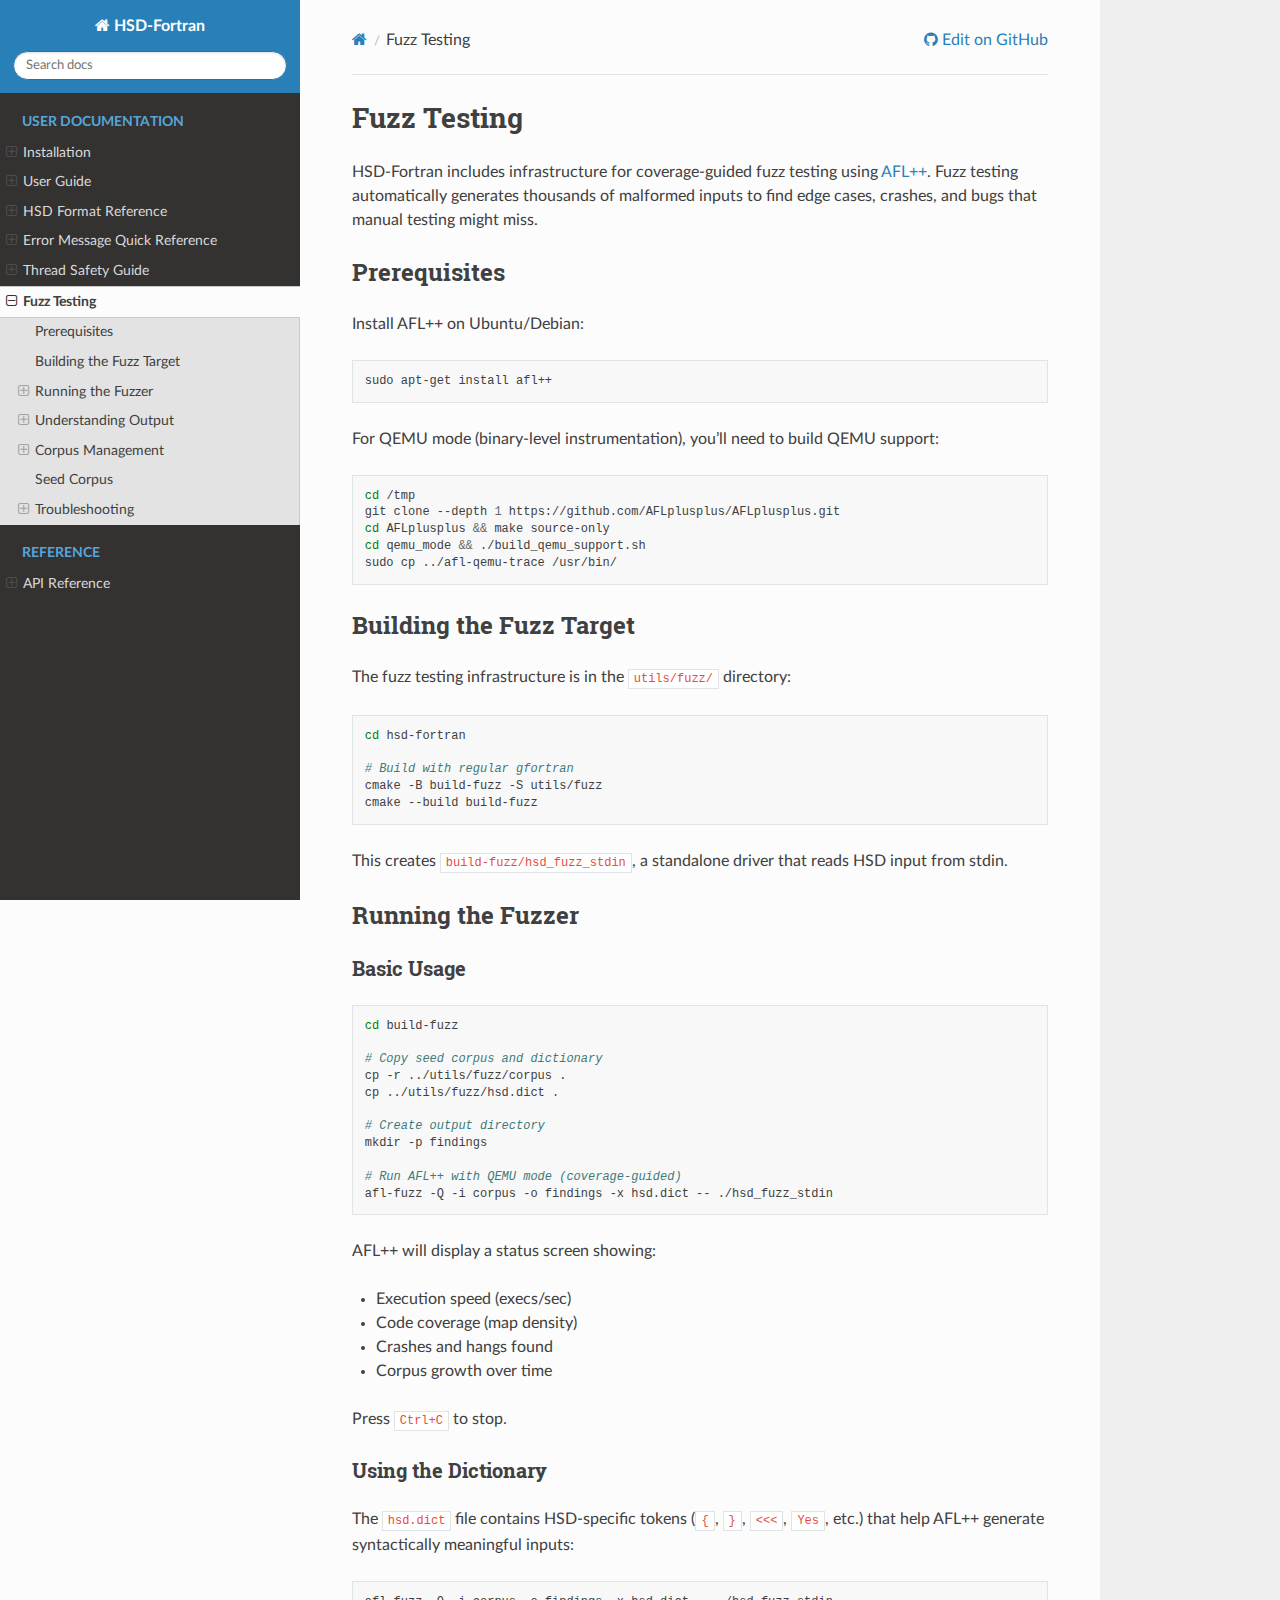
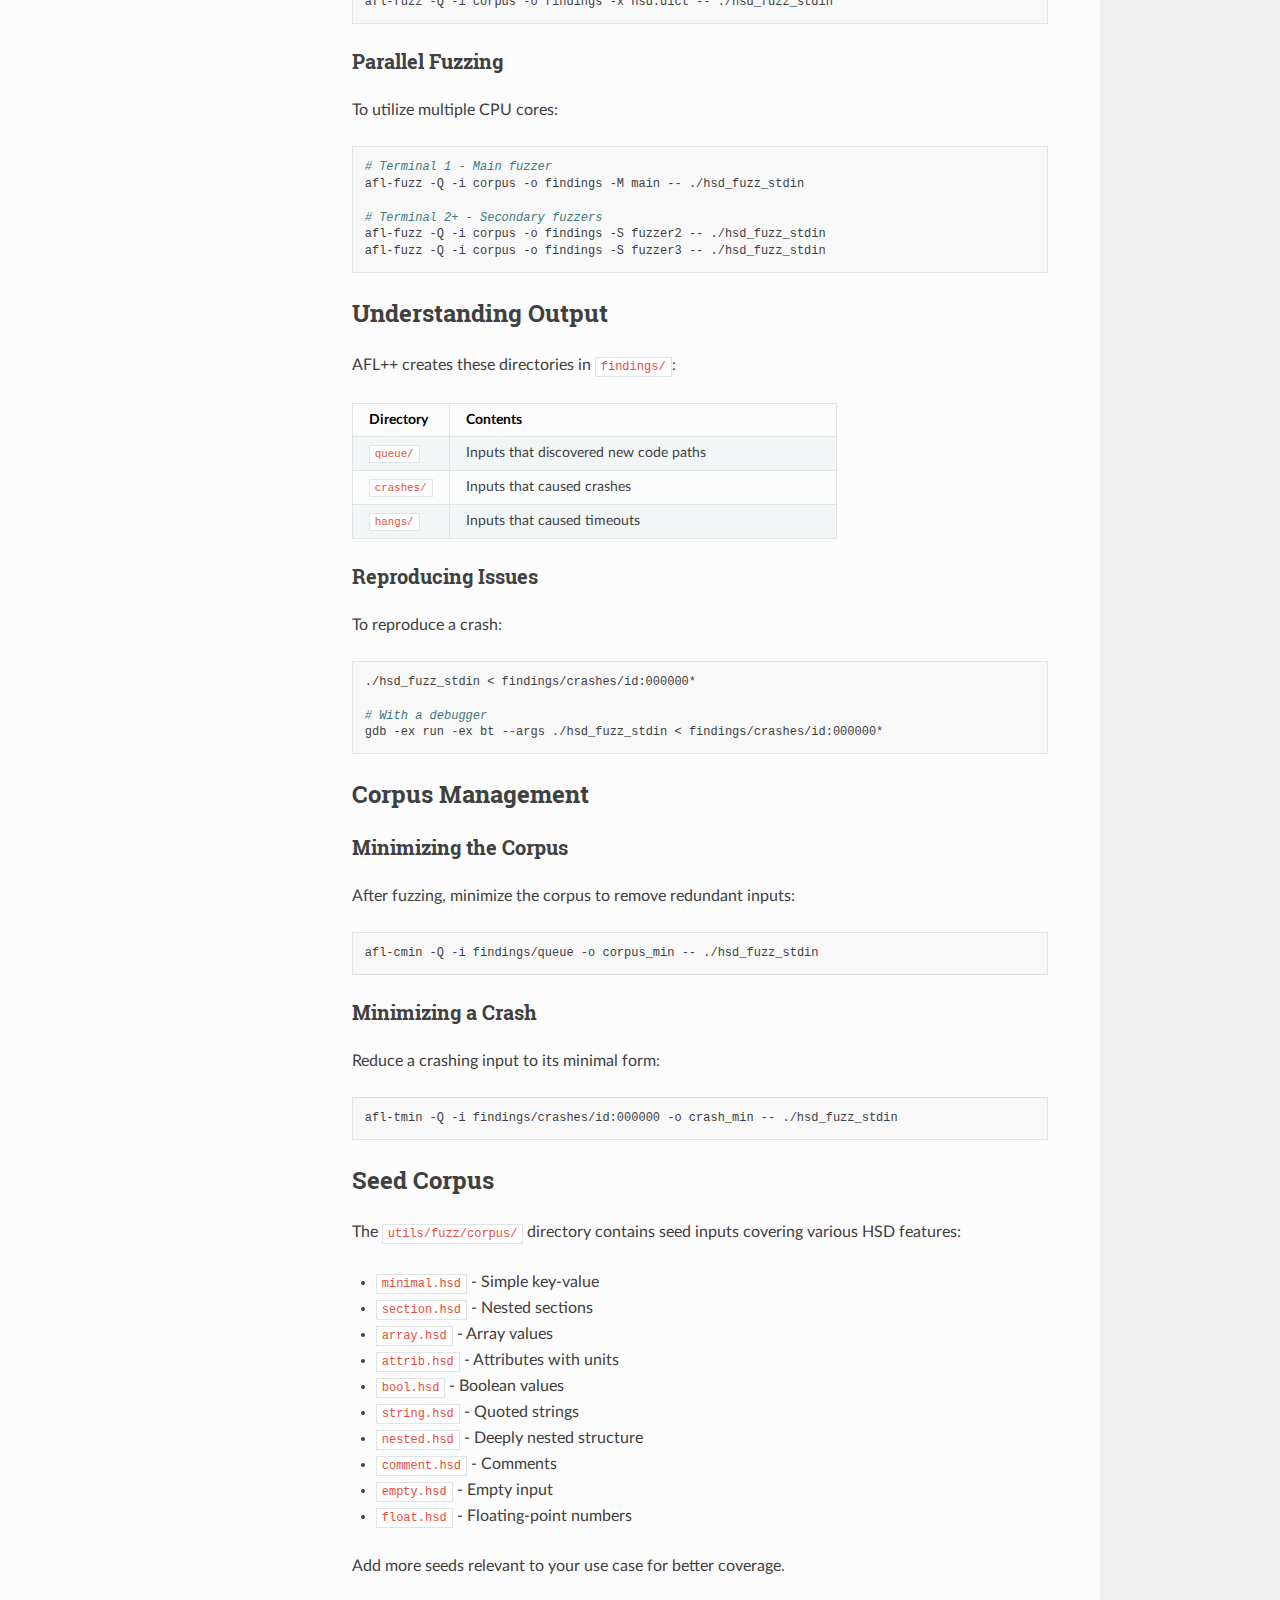
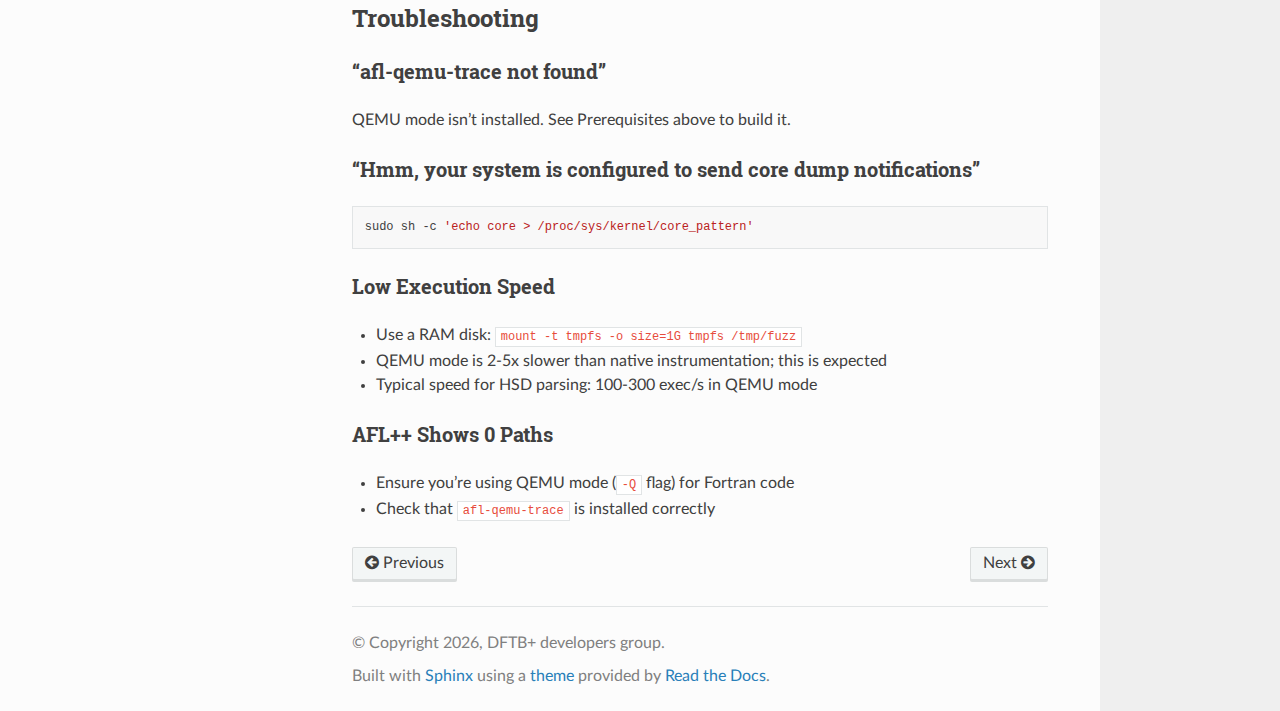
<file: public/fuzzing.html>
<!DOCTYPE html>
<html class="writer-html5" lang="en" data-content_root="./">
<head>
  <meta charset="utf-8" /><meta name="viewport" content="width=device-width, initial-scale=1" />

  <meta name="viewport" content="width=device-width, initial-scale=1.0" />
  <title>Fuzz Testing &mdash; HSD-Fortran 1.0.0 documentation</title>
      <link rel="stylesheet" type="text/css" href="_static/pygments.css?v=80d5e7a1" />
      <link rel="stylesheet" type="text/css" href="_static/css/theme.css?v=9edc463e" />

  
      <script src="_static/jquery.js?v=5d32c60e"></script>
      <script src="_static/_sphinx_javascript_frameworks_compat.js?v=2cd50e6c"></script>
      <script src="_static/documentation_options.js?v=8d563738"></script>
      <script src="_static/doctools.js?v=fd6eb6e6"></script>
      <script src="_static/sphinx_highlight.js?v=6ffebe34"></script>
    <script src="_static/js/theme.js"></script>
    <link rel="index" title="Index" href="genindex.html" />
    <link rel="search" title="Search" href="search.html" />
    <link rel="next" title="API Reference" href="api.html" />
    <link rel="prev" title="Thread Safety Guide" href="thread_safety.html" /> 
</head>

<body class="wy-body-for-nav"> 
  <div class="wy-grid-for-nav">
    <nav data-toggle="wy-nav-shift" class="wy-nav-side">
      <div class="wy-side-scroll">
        <div class="wy-side-nav-search" >

          
          
          <a href="index.html" class="icon icon-home">
            HSD-Fortran
          </a>
<div role="search">
  <form id="rtd-search-form" class="wy-form" action="search.html" method="get">
    <input type="text" name="q" placeholder="Search docs" aria-label="Search docs" />
    <input type="hidden" name="check_keywords" value="yes" />
    <input type="hidden" name="area" value="default" />
  </form>
</div>
        </div><div class="wy-menu wy-menu-vertical" data-spy="affix" role="navigation" aria-label="Navigation menu">
              <p class="caption" role="heading"><span class="caption-text">User Documentation</span></p>
<ul class="current">
<li class="toctree-l1"><a class="reference internal" href="installation.html">Installation</a><ul>
<li class="toctree-l2"><a class="reference internal" href="installation.html#requirements">Requirements</a></li>
<li class="toctree-l2"><a class="reference internal" href="installation.html#building-with-cmake">Building with CMake</a><ul>
<li class="toctree-l3"><a class="reference internal" href="installation.html#basic-build">Basic Build</a></li>
<li class="toctree-l3"><a class="reference internal" href="installation.html#debug-build-with-coverage">Debug Build with Coverage</a></li>
<li class="toctree-l3"><a class="reference internal" href="installation.html#cmake-options">CMake Options</a></li>
<li class="toctree-l3"><a class="reference internal" href="installation.html#using-as-a-cmake-subproject">Using as a CMake Subproject</a></li>
</ul>
</li>
<li class="toctree-l2"><a class="reference internal" href="installation.html#building-with-fpm">Building with fpm</a><ul>
<li class="toctree-l3"><a class="reference internal" href="installation.html#using-as-an-fpm-dependency">Using as an fpm Dependency</a></li>
</ul>
</li>
<li class="toctree-l2"><a class="reference internal" href="installation.html#verifying-installation">Verifying Installation</a></li>
<li class="toctree-l2"><a class="reference internal" href="installation.html#running-the-example">Running the Example</a></li>
</ul>
</li>
<li class="toctree-l1"><a class="reference internal" href="user_guide.html">User Guide</a><ul>
<li class="toctree-l2"><a class="reference internal" href="user_guide.html#basic-usage">Basic Usage</a><ul>
<li class="toctree-l3"><a class="reference internal" href="user_guide.html#loading-hsd-files">Loading HSD Files</a></li>
<li class="toctree-l3"><a class="reference internal" href="user_guide.html#accessing-values">Accessing Values</a></li>
<li class="toctree-l3"><a class="reference internal" href="user_guide.html#default-values">Default Values</a></li>
</ul>
</li>
<li class="toctree-l2"><a class="reference internal" href="user_guide.html#working-with-arrays">Working with Arrays</a><ul>
<li class="toctree-l3"><a class="reference internal" href="user_guide.html#working-with-matrices">Working with Matrices</a></li>
</ul>
</li>
<li class="toctree-l2"><a class="reference internal" href="user_guide.html#type-introspection">Type Introspection</a></li>
<li class="toctree-l2"><a class="reference internal" href="user_guide.html#working-with-attributes-units">Working with Attributes (Units)</a></li>
<li class="toctree-l2"><a class="reference internal" href="user_guide.html#modifying-trees">Modifying Trees</a></li>
<li class="toctree-l2"><a class="reference internal" href="user_guide.html#saving-hsd-files">Saving HSD Files</a></li>
<li class="toctree-l2"><a class="reference internal" href="user_guide.html#tree-operations">Tree Operations</a><ul>
<li class="toctree-l3"><a class="reference internal" href="user_guide.html#cloning-trees">Cloning Trees</a></li>
<li class="toctree-l3"><a class="reference internal" href="user_guide.html#merging-trees">Merging Trees</a></li>
</ul>
</li>
<li class="toctree-l2"><a class="reference internal" href="user_guide.html#iterating-children">Iterating Children</a></li>
<li class="toctree-l2"><a class="reference internal" href="user_guide.html#schema-validation">Schema Validation</a><ul>
<li class="toctree-l3"><a class="reference internal" href="user_guide.html#validation-helpers">Validation Helpers</a></li>
</ul>
</li>
<li class="toctree-l2"><a class="reference internal" href="user_guide.html#visitor-pattern">Visitor Pattern</a></li>
<li class="toctree-l2"><a class="reference internal" href="user_guide.html#best-practices">Best Practices</a></li>
<li class="toctree-l2"><a class="reference internal" href="user_guide.html#example-complete-configuration-parser">Example: Complete Configuration Parser</a></li>
</ul>
</li>
<li class="toctree-l1"><a class="reference internal" href="hsd_format.html">HSD Format Reference</a><ul>
<li class="toctree-l2"><a class="reference internal" href="hsd_format.html#basic-syntax">Basic Syntax</a><ul>
<li class="toctree-l3"><a class="reference internal" href="hsd_format.html#structure">Structure</a></li>
<li class="toctree-l3"><a class="reference internal" href="hsd_format.html#comments">Comments</a></li>
</ul>
</li>
<li class="toctree-l2"><a class="reference internal" href="hsd_format.html#data-types">Data Types</a><ul>
<li class="toctree-l3"><a class="reference internal" href="hsd_format.html#strings">Strings</a></li>
<li class="toctree-l3"><a class="reference internal" href="hsd_format.html#integers">Integers</a></li>
<li class="toctree-l3"><a class="reference internal" href="hsd_format.html#real-numbers">Real Numbers</a></li>
<li class="toctree-l3"><a class="reference internal" href="hsd_format.html#booleans">Booleans</a></li>
<li class="toctree-l3"><a class="reference internal" href="hsd_format.html#arrays">Arrays</a></li>
<li class="toctree-l3"><a class="reference internal" href="hsd_format.html#complex-numbers">Complex Numbers</a></li>
<li class="toctree-l3"><a class="reference internal" href="hsd_format.html#matrices-multi-line-data">Matrices (Multi-line Data)</a></li>
</ul>
</li>
<li class="toctree-l2"><a class="reference internal" href="hsd_format.html#advanced-syntax">Advanced Syntax</a><ul>
<li class="toctree-l3"><a class="reference internal" href="hsd_format.html#typed-blocks-short-form">Typed Blocks (Short Form)</a></li>
<li class="toctree-l3"><a class="reference internal" href="hsd_format.html#attributes-units">Attributes (Units)</a></li>
<li class="toctree-l3"><a class="reference internal" href="hsd_format.html#file-includes">File Includes</a><ul>
<li class="toctree-l4"><a class="reference internal" href="hsd_format.html#include-path-resolution">Include Path Resolution</a></li>
</ul>
</li>
</ul>
</li>
<li class="toctree-l2"><a class="reference internal" href="hsd_format.html#escaping-and-special-characters">Escaping and Special Characters</a><ul>
<li class="toctree-l3"><a class="reference internal" href="hsd_format.html#quoted-strings">Quoted Strings</a></li>
<li class="toctree-l3"><a class="reference internal" href="hsd_format.html#identifier-rules">Identifier Rules</a></li>
<li class="toctree-l3"><a class="reference internal" href="hsd_format.html#duplicate-keys">Duplicate Keys</a></li>
</ul>
</li>
<li class="toctree-l2"><a class="reference internal" href="hsd_format.html#grammar-summary">Grammar Summary</a></li>
<li class="toctree-l2"><a class="reference internal" href="hsd_format.html#error-messages">Error Messages</a></li>
<li class="toctree-l2"><a class="reference internal" href="hsd_format.html#compatibility-notes">Compatibility Notes</a><ul>
<li class="toctree-l3"><a class="reference internal" href="hsd_format.html#dftb-compatibility">DFTB+ Compatibility</a></li>
<li class="toctree-l3"><a class="reference internal" href="hsd_format.html#differences-from-json-yaml">Differences from JSON/YAML</a></li>
</ul>
</li>
</ul>
</li>
<li class="toctree-l1"><a class="reference internal" href="error_handling.html">Error Message Quick Reference</a><ul>
<li class="toctree-l2"><a class="reference internal" href="error_handling.html#error-type-structure">Error Type Structure</a></li>
<li class="toctree-l2"><a class="reference internal" href="error_handling.html#creating-errors-with-context">Creating Errors with Context</a><ul>
<li class="toctree-l3"><a class="reference internal" href="error_handling.html#basic-error">Basic Error</a></li>
<li class="toctree-l3"><a class="reference internal" href="error_handling.html#error-with-full-context">Error with Full Context</a></li>
<li class="toctree-l3"><a class="reference internal" href="error_handling.html#syntax-error-helper">Syntax Error Helper</a></li>
<li class="toctree-l3"><a class="reference internal" href="error_handling.html#type-error-helper">Type Error Helper</a></li>
</ul>
</li>
<li class="toctree-l2"><a class="reference internal" href="error_handling.html#error-codes">Error Codes</a></li>
<li class="toctree-l2"><a class="reference internal" href="error_handling.html#usage-examples">Usage Examples</a><ul>
<li class="toctree-l3"><a class="reference internal" href="error_handling.html#handling-errors">Handling Errors</a></li>
<li class="toctree-l3"><a class="reference internal" href="error_handling.html#error-output-format">Error Output Format</a></li>
</ul>
</li>
<li class="toctree-l2"><a class="reference internal" href="error_handling.html#common-error-scenarios">Common Error Scenarios</a><ul>
<li class="toctree-l3"><a class="reference internal" href="error_handling.html#unclosed-bracket">Unclosed Bracket</a></li>
<li class="toctree-l3"><a class="reference internal" href="error_handling.html#include-cycle">Include Cycle</a></li>
<li class="toctree-l3"><a class="reference internal" href="error_handling.html#file-not-found">File Not Found</a></li>
<li class="toctree-l3"><a class="reference internal" href="error_handling.html#type-mismatch">Type Mismatch</a></li>
</ul>
</li>
<li class="toctree-l2"><a class="reference internal" href="error_handling.html#best-practices">Best Practices</a></li>
<li class="toctree-l2"><a class="reference internal" href="error_handling.html#coding-conventions-for-stat-parameters">Coding Conventions for <code class="docutils literal notranslate"><span class="pre">stat</span></code> Parameters</a><ul>
<li class="toctree-l3"><a class="reference internal" href="error_handling.html#the-pattern">The Pattern</a></li>
<li class="toctree-l3"><a class="reference internal" href="error_handling.html#recommended-approaches">Recommended Approaches</a></li>
<li class="toctree-l3"><a class="reference internal" href="error_handling.html#common-mistakes-to-avoid">Common Mistakes to Avoid</a></li>
<li class="toctree-l3"><a class="reference internal" href="error_handling.html#using-local-status-variables">Using Local Status Variables</a></li>
</ul>
</li>
</ul>
</li>
<li class="toctree-l1"><a class="reference internal" href="thread_safety.html">Thread Safety Guide</a><ul>
<li class="toctree-l2"><a class="reference internal" href="thread_safety.html#overview">Overview</a></li>
<li class="toctree-l2"><a class="reference internal" href="thread_safety.html#thread-safety-summary">Thread Safety Summary</a></li>
<li class="toctree-l2"><a class="reference internal" href="thread_safety.html#detailed-analysis">Detailed Analysis</a><ul>
<li class="toctree-l3"><a class="reference internal" href="thread_safety.html#safe-operations-no-synchronization-needed">Safe Operations (No Synchronization Needed)</a></li>
<li class="toctree-l3"><a class="reference internal" href="thread_safety.html#unsafe-operations-require-external-synchronization">Unsafe Operations (Require External Synchronization)</a></li>
</ul>
</li>
<li class="toctree-l2"><a class="reference internal" href="thread_safety.html#module-specific-notes">Module-Specific Notes</a><ul>
<li class="toctree-l3"><a class="reference internal" href="thread_safety.html#hsd-types">hsd_types</a></li>
<li class="toctree-l3"><a class="reference internal" href="thread_safety.html#hsd-parser">hsd_parser</a></li>
<li class="toctree-l3"><a class="reference internal" href="thread_safety.html#hsd-formatter">hsd_formatter</a></li>
<li class="toctree-l3"><a class="reference internal" href="thread_safety.html#hsd-schema">hsd_schema</a></li>
<li class="toctree-l3"><a class="reference internal" href="thread_safety.html#hsd-hash-table">hsd_hash_table</a></li>
</ul>
</li>
<li class="toctree-l2"><a class="reference internal" href="thread_safety.html#openmp-considerations">OpenMP Considerations</a></li>
<li class="toctree-l2"><a class="reference internal" href="thread_safety.html#coarray-fortran-considerations">Coarray Fortran Considerations</a></li>
<li class="toctree-l2"><a class="reference internal" href="thread_safety.html#recommendations">Recommendations</a></li>
<li class="toctree-l2"><a class="reference internal" href="thread_safety.html#future-considerations">Future Considerations</a></li>
<li class="toctree-l2"><a class="reference internal" href="thread_safety.html#implementation-notes">Implementation Notes</a><ul>
<li class="toctree-l3"><a class="reference internal" href="thread_safety.html#why-no-built-in-synchronization">Why No Built-in Synchronization?</a></li>
<li class="toctree-l3"><a class="reference internal" href="thread_safety.html#hash-table-thread-safety">Hash Table Thread Safety</a></li>
</ul>
</li>
</ul>
</li>
<li class="toctree-l1 current"><a class="current reference internal" href="#">Fuzz Testing</a><ul>
<li class="toctree-l2"><a class="reference internal" href="#prerequisites">Prerequisites</a></li>
<li class="toctree-l2"><a class="reference internal" href="#building-the-fuzz-target">Building the Fuzz Target</a></li>
<li class="toctree-l2"><a class="reference internal" href="#running-the-fuzzer">Running the Fuzzer</a><ul>
<li class="toctree-l3"><a class="reference internal" href="#basic-usage">Basic Usage</a></li>
<li class="toctree-l3"><a class="reference internal" href="#using-the-dictionary">Using the Dictionary</a></li>
<li class="toctree-l3"><a class="reference internal" href="#parallel-fuzzing">Parallel Fuzzing</a></li>
</ul>
</li>
<li class="toctree-l2"><a class="reference internal" href="#understanding-output">Understanding Output</a><ul>
<li class="toctree-l3"><a class="reference internal" href="#reproducing-issues">Reproducing Issues</a></li>
</ul>
</li>
<li class="toctree-l2"><a class="reference internal" href="#corpus-management">Corpus Management</a><ul>
<li class="toctree-l3"><a class="reference internal" href="#minimizing-the-corpus">Minimizing the Corpus</a></li>
<li class="toctree-l3"><a class="reference internal" href="#minimizing-a-crash">Minimizing a Crash</a></li>
</ul>
</li>
<li class="toctree-l2"><a class="reference internal" href="#seed-corpus">Seed Corpus</a></li>
<li class="toctree-l2"><a class="reference internal" href="#troubleshooting">Troubleshooting</a><ul>
<li class="toctree-l3"><a class="reference internal" href="#afl-qemu-trace-not-found">“afl-qemu-trace not found”</a></li>
<li class="toctree-l3"><a class="reference internal" href="#hmm-your-system-is-configured-to-send-core-dump-notifications">“Hmm, your system is configured to send core dump notifications”</a></li>
<li class="toctree-l3"><a class="reference internal" href="#low-execution-speed">Low Execution Speed</a></li>
<li class="toctree-l3"><a class="reference internal" href="#afl-shows-0-paths">AFL++ Shows 0 Paths</a></li>
</ul>
</li>
</ul>
</li>
</ul>
<p class="caption" role="heading"><span class="caption-text">Reference</span></p>
<ul>
<li class="toctree-l1"><a class="reference internal" href="api.html">API Reference</a><ul>
<li class="toctree-l2"><a class="reference internal" href="api.html#module-hsd">Module: hsd</a></li>
<li class="toctree-l2"><a class="reference internal" href="api.html#types">Types</a><ul>
<li class="toctree-l3"><a class="reference internal" href="api.html#core-types">Core Types</a><ul>
<li class="toctree-l4"><a class="reference internal" href="api.html#hsd-table"><code class="docutils literal notranslate"><span class="pre">hsd_table</span></code></a></li>
<li class="toctree-l4"><a class="reference internal" href="api.html#hsd-value"><code class="docutils literal notranslate"><span class="pre">hsd_value</span></code></a></li>
<li class="toctree-l4"><a class="reference internal" href="api.html#hsd-error-t"><code class="docutils literal notranslate"><span class="pre">hsd_error_t</span></code></a></li>
<li class="toctree-l4"><a class="reference internal" href="api.html#hsd-iterator"><code class="docutils literal notranslate"><span class="pre">hsd_iterator</span></code></a></li>
<li class="toctree-l4"><a class="reference internal" href="api.html#hsd-schema-t"><code class="docutils literal notranslate"><span class="pre">hsd_schema_t</span></code></a></li>
<li class="toctree-l4"><a class="reference internal" href="api.html#hsd-visitor-t"><code class="docutils literal notranslate"><span class="pre">hsd_visitor_t</span></code></a></li>
</ul>
</li>
<li class="toctree-l3"><a class="reference internal" href="api.html#precision-constants">Precision Constants</a></li>
<li class="toctree-l3"><a class="reference internal" href="api.html#value-type-constants">Value Type Constants</a></li>
<li class="toctree-l3"><a class="reference internal" href="api.html#error-codes">Error Codes</a></li>
<li class="toctree-l3"><a class="reference internal" href="api.html#schema-constants">Schema Constants</a></li>
</ul>
</li>
<li class="toctree-l2"><a class="reference internal" href="api.html#i-o-procedures">I/O Procedures</a><ul>
<li class="toctree-l3"><a class="reference internal" href="api.html#hsd-load">hsd_load</a></li>
<li class="toctree-l3"><a class="reference internal" href="api.html#hsd-load-string">hsd_load_string</a></li>
<li class="toctree-l3"><a class="reference internal" href="api.html#hsd-dump">hsd_dump</a></li>
<li class="toctree-l3"><a class="reference internal" href="api.html#hsd-dump-to-string">hsd_dump_to_string</a></li>
</ul>
</li>
<li class="toctree-l2"><a class="reference internal" href="api.html#accessor-procedures">Accessor Procedures</a><ul>
<li class="toctree-l3"><a class="reference internal" href="api.html#hsd-get">hsd_get</a></li>
<li class="toctree-l3"><a class="reference internal" href="api.html#hsd-get-or">hsd_get_or</a></li>
<li class="toctree-l3"><a class="reference internal" href="api.html#hsd-get-matrix">hsd_get_matrix</a></li>
<li class="toctree-l3"><a class="reference internal" href="api.html#hsd-get-inline-text">hsd_get_inline_text</a></li>
</ul>
</li>
<li class="toctree-l2"><a class="reference internal" href="api.html#query-procedures">Query Procedures</a><ul>
<li class="toctree-l3"><a class="reference internal" href="api.html#hsd-has-child">hsd_has_child</a></li>
<li class="toctree-l3"><a class="reference internal" href="api.html#hsd-is-table">hsd_is_table</a></li>
<li class="toctree-l3"><a class="reference internal" href="api.html#hsd-is-value">hsd_is_value</a></li>
<li class="toctree-l3"><a class="reference internal" href="api.html#hsd-is-array">hsd_is_array</a></li>
<li class="toctree-l3"><a class="reference internal" href="api.html#hsd-child-count">hsd_child_count</a></li>
<li class="toctree-l3"><a class="reference internal" href="api.html#hsd-get-keys">hsd_get_keys</a></li>
<li class="toctree-l3"><a class="reference internal" href="api.html#hsd-get-type">hsd_get_type</a></li>
<li class="toctree-l3"><a class="reference internal" href="api.html#hsd-get-attrib">hsd_get_attrib</a></li>
<li class="toctree-l3"><a class="reference internal" href="api.html#hsd-has-attrib">hsd_has_attrib</a></li>
<li class="toctree-l3"><a class="reference internal" href="api.html#hsd-get-child">hsd_get_child</a></li>
<li class="toctree-l3"><a class="reference internal" href="api.html#hsd-get-table">hsd_get_table</a></li>
<li class="toctree-l3"><a class="reference internal" href="api.html#hsd-has-value-children">hsd_has_value_children</a></li>
<li class="toctree-l3"><a class="reference internal" href="api.html#hsd-get-name">hsd_get_name</a></li>
</ul>
</li>
<li class="toctree-l2"><a class="reference internal" href="api.html#mutation-procedures">Mutation Procedures</a><ul>
<li class="toctree-l3"><a class="reference internal" href="api.html#hsd-set">hsd_set</a></li>
<li class="toctree-l3"><a class="reference internal" href="api.html#hsd-remove-child">hsd_remove_child</a></li>
</ul>
</li>
<li class="toctree-l2"><a class="reference internal" href="api.html#tree-operations">Tree Operations</a><ul>
<li class="toctree-l3"><a class="reference internal" href="api.html#hsd-clone">hsd_clone</a></li>
<li class="toctree-l3"><a class="reference internal" href="api.html#hsd-merge">hsd_merge</a></li>
</ul>
</li>
<li class="toctree-l2"><a class="reference internal" href="api.html#validation-procedures">Validation Procedures</a><ul>
<li class="toctree-l3"><a class="reference internal" href="api.html#hsd-require">hsd_require</a></li>
<li class="toctree-l3"><a class="reference internal" href="api.html#hsd-validate-range">hsd_validate_range</a></li>
<li class="toctree-l3"><a class="reference internal" href="api.html#hsd-validate-one-of">hsd_validate_one_of</a></li>
<li class="toctree-l3"><a class="reference internal" href="api.html#hsd-get-with-unit">hsd_get_with_unit</a></li>
</ul>
</li>
<li class="toctree-l2"><a class="reference internal" href="api.html#schema-validation">Schema Validation</a><ul>
<li class="toctree-l3"><a class="reference internal" href="api.html#schema-init">schema_init</a></li>
<li class="toctree-l3"><a class="reference internal" href="api.html#schema-destroy">schema_destroy</a></li>
<li class="toctree-l3"><a class="reference internal" href="api.html#schema-add-field">schema_add_field</a></li>
<li class="toctree-l3"><a class="reference internal" href="api.html#schema-add-field-enum">schema_add_field_enum</a></li>
<li class="toctree-l3"><a class="reference internal" href="api.html#schema-validate">schema_validate</a></li>
<li class="toctree-l3"><a class="reference internal" href="api.html#schema-validate-strict">schema_validate_strict</a></li>
</ul>
</li>
<li class="toctree-l2"><a class="reference internal" href="api.html#visitor-pattern">Visitor Pattern</a><ul>
<li class="toctree-l3"><a class="reference internal" href="api.html#hsd-accept">hsd_accept</a></li>
</ul>
</li>
<li class="toctree-l2"><a class="reference internal" href="api.html#constructor-functions">Constructor Functions</a><ul>
<li class="toctree-l3"><a class="reference internal" href="api.html#new-table">new_table</a></li>
<li class="toctree-l3"><a class="reference internal" href="api.html#new-value">new_value</a></li>
</ul>
</li>
</ul>
</li>
</ul>

        </div>
      </div>
    </nav>

    <section data-toggle="wy-nav-shift" class="wy-nav-content-wrap"><nav class="wy-nav-top" aria-label="Mobile navigation menu" >
          <i data-toggle="wy-nav-top" class="fa fa-bars"></i>
          <a href="index.html">HSD-Fortran</a>
      </nav>

      <div class="wy-nav-content">
        <div class="rst-content">
          <div role="navigation" aria-label="Page navigation">
  <ul class="wy-breadcrumbs">
      <li><a href="index.html" class="icon icon-home" aria-label="Home"></a></li>
      <li class="breadcrumb-item active">Fuzz Testing</li>
      <li class="wy-breadcrumbs-aside">
              <a href="https://github.com/elv3rs/hsd-fortran/blob/main/docs/fuzzing.rst" class="fa fa-github"> Edit on GitHub</a>
      </li>
  </ul>
  <hr/>
</div>
          <div role="main" class="document" itemscope="itemscope" itemtype="http://schema.org/Article">
           <div itemprop="articleBody">
             
  <section id="fuzz-testing">
<h1>Fuzz Testing<a class="headerlink" href="#fuzz-testing" title="Link to this heading"></a></h1>
<p>HSD-Fortran includes infrastructure for coverage-guided fuzz testing using <a class="reference external" href="https://github.com/AFLplusplus/AFLplusplus">AFL++</a>. Fuzz testing automatically generates thousands of malformed inputs to find edge cases, crashes, and bugs that manual testing might miss.</p>
<section id="prerequisites">
<h2>Prerequisites<a class="headerlink" href="#prerequisites" title="Link to this heading"></a></h2>
<p>Install AFL++ on Ubuntu/Debian:</p>
<div class="highlight-bash notranslate"><div class="highlight"><pre><span></span>sudo<span class="w"> </span>apt-get<span class="w"> </span>install<span class="w"> </span>afl++
</pre></div>
</div>
<p>For QEMU mode (binary-level instrumentation), you’ll need to build QEMU support:</p>
<div class="highlight-bash notranslate"><div class="highlight"><pre><span></span><span class="nb">cd</span><span class="w"> </span>/tmp
git<span class="w"> </span>clone<span class="w"> </span>--depth<span class="w"> </span><span class="m">1</span><span class="w"> </span>https://github.com/AFLplusplus/AFLplusplus.git
<span class="nb">cd</span><span class="w"> </span>AFLplusplus<span class="w"> </span><span class="o">&amp;&amp;</span><span class="w"> </span>make<span class="w"> </span>source-only
<span class="nb">cd</span><span class="w"> </span>qemu_mode<span class="w"> </span><span class="o">&amp;&amp;</span><span class="w"> </span>./build_qemu_support.sh
sudo<span class="w"> </span>cp<span class="w"> </span>../afl-qemu-trace<span class="w"> </span>/usr/bin/
</pre></div>
</div>
</section>
<section id="building-the-fuzz-target">
<h2>Building the Fuzz Target<a class="headerlink" href="#building-the-fuzz-target" title="Link to this heading"></a></h2>
<p>The fuzz testing infrastructure is in the <code class="docutils literal notranslate"><span class="pre">utils/fuzz/</span></code> directory:</p>
<div class="highlight-bash notranslate"><div class="highlight"><pre><span></span><span class="nb">cd</span><span class="w"> </span>hsd-fortran

<span class="c1"># Build with regular gfortran</span>
cmake<span class="w"> </span>-B<span class="w"> </span>build-fuzz<span class="w"> </span>-S<span class="w"> </span>utils/fuzz
cmake<span class="w"> </span>--build<span class="w"> </span>build-fuzz
</pre></div>
</div>
<p>This creates <code class="docutils literal notranslate"><span class="pre">build-fuzz/hsd_fuzz_stdin</span></code>, a standalone driver that reads HSD input from stdin.</p>
</section>
<section id="running-the-fuzzer">
<h2>Running the Fuzzer<a class="headerlink" href="#running-the-fuzzer" title="Link to this heading"></a></h2>
<section id="basic-usage">
<h3>Basic Usage<a class="headerlink" href="#basic-usage" title="Link to this heading"></a></h3>
<div class="highlight-bash notranslate"><div class="highlight"><pre><span></span><span class="nb">cd</span><span class="w"> </span>build-fuzz

<span class="c1"># Copy seed corpus and dictionary</span>
cp<span class="w"> </span>-r<span class="w"> </span>../utils/fuzz/corpus<span class="w"> </span>.
cp<span class="w"> </span>../utils/fuzz/hsd.dict<span class="w"> </span>.

<span class="c1"># Create output directory</span>
mkdir<span class="w"> </span>-p<span class="w"> </span>findings

<span class="c1"># Run AFL++ with QEMU mode (coverage-guided)</span>
afl-fuzz<span class="w"> </span>-Q<span class="w"> </span>-i<span class="w"> </span>corpus<span class="w"> </span>-o<span class="w"> </span>findings<span class="w"> </span>-x<span class="w"> </span>hsd.dict<span class="w"> </span>--<span class="w"> </span>./hsd_fuzz_stdin
</pre></div>
</div>
<p>AFL++ will display a status screen showing:</p>
<ul class="simple">
<li><p>Execution speed (execs/sec)</p></li>
<li><p>Code coverage (map density)</p></li>
<li><p>Crashes and hangs found</p></li>
<li><p>Corpus growth over time</p></li>
</ul>
<p>Press <code class="docutils literal notranslate"><span class="pre">Ctrl+C</span></code> to stop.</p>
</section>
<section id="using-the-dictionary">
<h3>Using the Dictionary<a class="headerlink" href="#using-the-dictionary" title="Link to this heading"></a></h3>
<p>The <code class="docutils literal notranslate"><span class="pre">hsd.dict</span></code> file contains HSD-specific tokens (<code class="docutils literal notranslate"><span class="pre">{</span></code>, <code class="docutils literal notranslate"><span class="pre">}</span></code>, <code class="docutils literal notranslate"><span class="pre">&lt;&lt;&lt;</span></code>, <code class="docutils literal notranslate"><span class="pre">Yes</span></code>, etc.) that help AFL++ generate syntactically meaningful inputs:</p>
<div class="highlight-bash notranslate"><div class="highlight"><pre><span></span>afl-fuzz<span class="w"> </span>-Q<span class="w"> </span>-i<span class="w"> </span>corpus<span class="w"> </span>-o<span class="w"> </span>findings<span class="w"> </span>-x<span class="w"> </span>hsd.dict<span class="w"> </span>--<span class="w"> </span>./hsd_fuzz_stdin
</pre></div>
</div>
</section>
<section id="parallel-fuzzing">
<h3>Parallel Fuzzing<a class="headerlink" href="#parallel-fuzzing" title="Link to this heading"></a></h3>
<p>To utilize multiple CPU cores:</p>
<div class="highlight-bash notranslate"><div class="highlight"><pre><span></span><span class="c1"># Terminal 1 - Main fuzzer</span>
afl-fuzz<span class="w"> </span>-Q<span class="w"> </span>-i<span class="w"> </span>corpus<span class="w"> </span>-o<span class="w"> </span>findings<span class="w"> </span>-M<span class="w"> </span>main<span class="w"> </span>--<span class="w"> </span>./hsd_fuzz_stdin

<span class="c1"># Terminal 2+ - Secondary fuzzers</span>
afl-fuzz<span class="w"> </span>-Q<span class="w"> </span>-i<span class="w"> </span>corpus<span class="w"> </span>-o<span class="w"> </span>findings<span class="w"> </span>-S<span class="w"> </span>fuzzer2<span class="w"> </span>--<span class="w"> </span>./hsd_fuzz_stdin
afl-fuzz<span class="w"> </span>-Q<span class="w"> </span>-i<span class="w"> </span>corpus<span class="w"> </span>-o<span class="w"> </span>findings<span class="w"> </span>-S<span class="w"> </span>fuzzer3<span class="w"> </span>--<span class="w"> </span>./hsd_fuzz_stdin
</pre></div>
</div>
</section>
</section>
<section id="understanding-output">
<h2>Understanding Output<a class="headerlink" href="#understanding-output" title="Link to this heading"></a></h2>
<p>AFL++ creates these directories in <code class="docutils literal notranslate"><span class="pre">findings/</span></code>:</p>
<table class="docutils align-default">
<colgroup>
<col style="width: 20.0%" />
<col style="width: 80.0%" />
</colgroup>
<thead>
<tr class="row-odd"><th class="head"><p>Directory</p></th>
<th class="head"><p>Contents</p></th>
</tr>
</thead>
<tbody>
<tr class="row-even"><td><p><code class="docutils literal notranslate"><span class="pre">queue/</span></code></p></td>
<td><p>Inputs that discovered new code paths</p></td>
</tr>
<tr class="row-odd"><td><p><code class="docutils literal notranslate"><span class="pre">crashes/</span></code></p></td>
<td><p>Inputs that caused crashes</p></td>
</tr>
<tr class="row-even"><td><p><code class="docutils literal notranslate"><span class="pre">hangs/</span></code></p></td>
<td><p>Inputs that caused timeouts</p></td>
</tr>
</tbody>
</table>
<section id="reproducing-issues">
<h3>Reproducing Issues<a class="headerlink" href="#reproducing-issues" title="Link to this heading"></a></h3>
<p>To reproduce a crash:</p>
<div class="highlight-bash notranslate"><div class="highlight"><pre><span></span>./hsd_fuzz_stdin<span class="w"> </span>&lt;<span class="w"> </span>findings/crashes/id:000000*

<span class="c1"># With a debugger</span>
gdb<span class="w"> </span>-ex<span class="w"> </span>run<span class="w"> </span>-ex<span class="w"> </span>bt<span class="w"> </span>--args<span class="w"> </span>./hsd_fuzz_stdin<span class="w"> </span>&lt;<span class="w"> </span>findings/crashes/id:000000*
</pre></div>
</div>
</section>
</section>
<section id="corpus-management">
<h2>Corpus Management<a class="headerlink" href="#corpus-management" title="Link to this heading"></a></h2>
<section id="minimizing-the-corpus">
<h3>Minimizing the Corpus<a class="headerlink" href="#minimizing-the-corpus" title="Link to this heading"></a></h3>
<p>After fuzzing, minimize the corpus to remove redundant inputs:</p>
<div class="highlight-bash notranslate"><div class="highlight"><pre><span></span>afl-cmin<span class="w"> </span>-Q<span class="w"> </span>-i<span class="w"> </span>findings/queue<span class="w"> </span>-o<span class="w"> </span>corpus_min<span class="w"> </span>--<span class="w"> </span>./hsd_fuzz_stdin
</pre></div>
</div>
</section>
<section id="minimizing-a-crash">
<h3>Minimizing a Crash<a class="headerlink" href="#minimizing-a-crash" title="Link to this heading"></a></h3>
<p>Reduce a crashing input to its minimal form:</p>
<div class="highlight-bash notranslate"><div class="highlight"><pre><span></span>afl-tmin<span class="w"> </span>-Q<span class="w"> </span>-i<span class="w"> </span>findings/crashes/id:000000<span class="w"> </span>-o<span class="w"> </span>crash_min<span class="w"> </span>--<span class="w"> </span>./hsd_fuzz_stdin
</pre></div>
</div>
</section>
</section>
<section id="seed-corpus">
<h2>Seed Corpus<a class="headerlink" href="#seed-corpus" title="Link to this heading"></a></h2>
<p>The <code class="docutils literal notranslate"><span class="pre">utils/fuzz/corpus/</span></code> directory contains seed inputs covering various HSD features:</p>
<ul class="simple">
<li><p><code class="docutils literal notranslate"><span class="pre">minimal.hsd</span></code> - Simple key-value</p></li>
<li><p><code class="docutils literal notranslate"><span class="pre">section.hsd</span></code> - Nested sections</p></li>
<li><p><code class="docutils literal notranslate"><span class="pre">array.hsd</span></code> - Array values</p></li>
<li><p><code class="docutils literal notranslate"><span class="pre">attrib.hsd</span></code> - Attributes with units</p></li>
<li><p><code class="docutils literal notranslate"><span class="pre">bool.hsd</span></code> - Boolean values</p></li>
<li><p><code class="docutils literal notranslate"><span class="pre">string.hsd</span></code> - Quoted strings</p></li>
<li><p><code class="docutils literal notranslate"><span class="pre">nested.hsd</span></code> - Deeply nested structure</p></li>
<li><p><code class="docutils literal notranslate"><span class="pre">comment.hsd</span></code> - Comments</p></li>
<li><p><code class="docutils literal notranslate"><span class="pre">empty.hsd</span></code> - Empty input</p></li>
<li><p><code class="docutils literal notranslate"><span class="pre">float.hsd</span></code> - Floating-point numbers</p></li>
</ul>
<p>Add more seeds relevant to your use case for better coverage.</p>
</section>
<section id="troubleshooting">
<h2>Troubleshooting<a class="headerlink" href="#troubleshooting" title="Link to this heading"></a></h2>
<section id="afl-qemu-trace-not-found">
<h3>“afl-qemu-trace not found”<a class="headerlink" href="#afl-qemu-trace-not-found" title="Link to this heading"></a></h3>
<p>QEMU mode isn’t installed. See Prerequisites above to build it.</p>
</section>
<section id="hmm-your-system-is-configured-to-send-core-dump-notifications">
<h3>“Hmm, your system is configured to send core dump notifications”<a class="headerlink" href="#hmm-your-system-is-configured-to-send-core-dump-notifications" title="Link to this heading"></a></h3>
<div class="highlight-bash notranslate"><div class="highlight"><pre><span></span>sudo<span class="w"> </span>sh<span class="w"> </span>-c<span class="w"> </span><span class="s1">&#39;echo core &gt; /proc/sys/kernel/core_pattern&#39;</span>
</pre></div>
</div>
</section>
<section id="low-execution-speed">
<h3>Low Execution Speed<a class="headerlink" href="#low-execution-speed" title="Link to this heading"></a></h3>
<ul class="simple">
<li><p>Use a RAM disk: <code class="docutils literal notranslate"><span class="pre">mount</span> <span class="pre">-t</span> <span class="pre">tmpfs</span> <span class="pre">-o</span> <span class="pre">size=1G</span> <span class="pre">tmpfs</span> <span class="pre">/tmp/fuzz</span></code></p></li>
<li><p>QEMU mode is 2-5x slower than native instrumentation; this is expected</p></li>
<li><p>Typical speed for HSD parsing: 100-300 exec/s in QEMU mode</p></li>
</ul>
</section>
<section id="afl-shows-0-paths">
<h3>AFL++ Shows 0 Paths<a class="headerlink" href="#afl-shows-0-paths" title="Link to this heading"></a></h3>
<ul class="simple">
<li><p>Ensure you’re using QEMU mode (<code class="docutils literal notranslate"><span class="pre">-Q</span></code> flag) for Fortran code</p></li>
<li><p>Check that <code class="docutils literal notranslate"><span class="pre">afl-qemu-trace</span></code> is installed correctly</p></li>
</ul>
</section>
</section>
</section>


           </div>
          </div>
          <footer><div class="rst-footer-buttons" role="navigation" aria-label="Footer">
        <a href="thread_safety.html" class="btn btn-neutral float-left" title="Thread Safety Guide" accesskey="p" rel="prev"><span class="fa fa-arrow-circle-left" aria-hidden="true"></span> Previous</a>
        <a href="api.html" class="btn btn-neutral float-right" title="API Reference" accesskey="n" rel="next">Next <span class="fa fa-arrow-circle-right" aria-hidden="true"></span></a>
    </div>

  <hr/>

  <div role="contentinfo">
    <p>&#169; Copyright 2026, DFTB+ developers group.</p>
  </div>

  Built with <a href="https://www.sphinx-doc.org/">Sphinx</a> using a
    <a href="https://github.com/readthedocs/sphinx_rtd_theme">theme</a>
    provided by <a href="https://readthedocs.org">Read the Docs</a>.
   

</footer>
        </div>
      </div>
    </section>
  </div>
  <script>
      jQuery(function () {
          SphinxRtdTheme.Navigation.enable(true);
      });
  </script> 

</body>
</html>
</file>
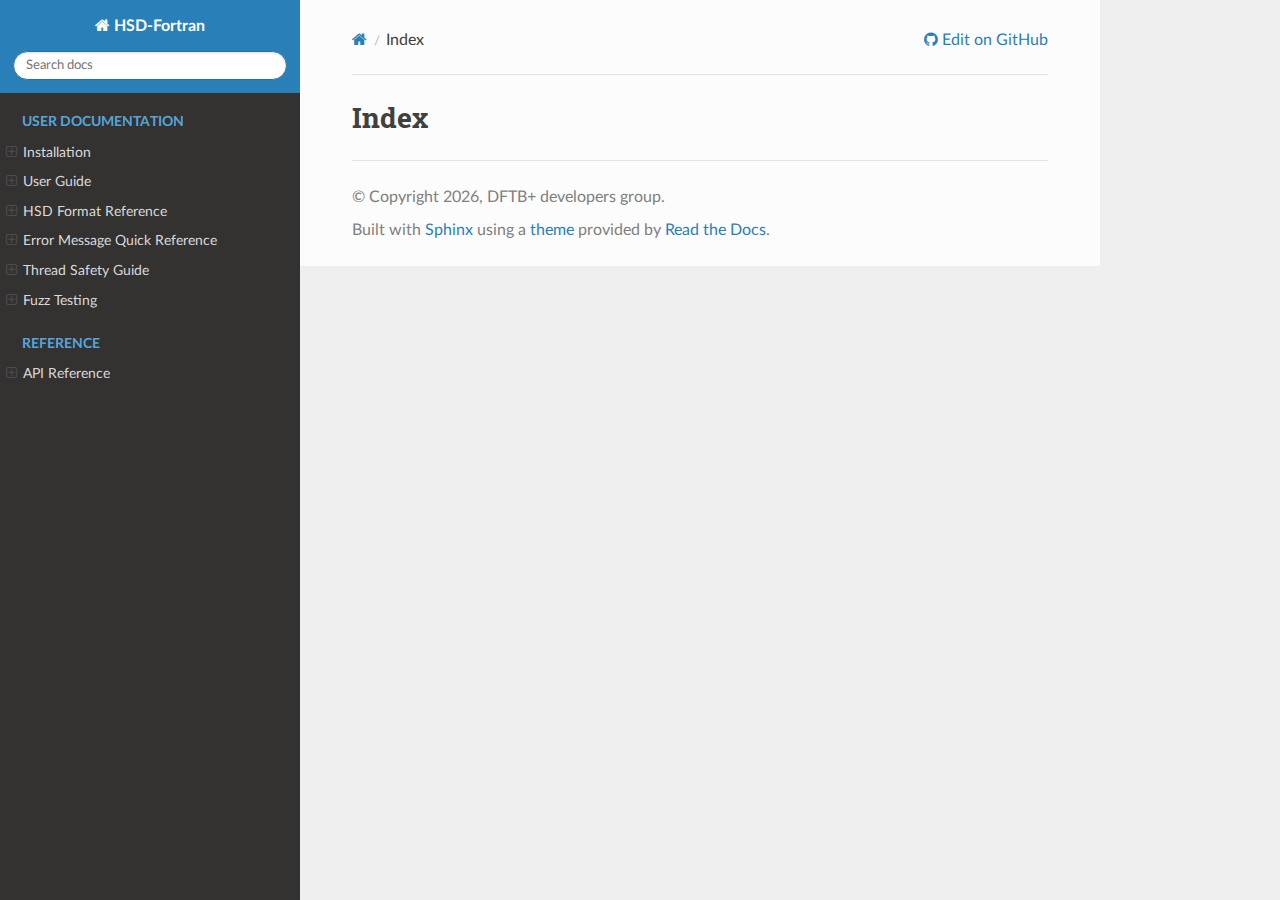
<file: public/genindex.html>
<!DOCTYPE html>
<html class="writer-html5" lang="en" data-content_root="./">
<head>
  <meta charset="utf-8" />
  <meta name="viewport" content="width=device-width, initial-scale=1.0" />
  <title>Index &mdash; HSD-Fortran 1.0.0 documentation</title>
      <link rel="stylesheet" type="text/css" href="_static/pygments.css?v=80d5e7a1" />
      <link rel="stylesheet" type="text/css" href="_static/css/theme.css?v=9edc463e" />

  
      <script src="_static/jquery.js?v=5d32c60e"></script>
      <script src="_static/_sphinx_javascript_frameworks_compat.js?v=2cd50e6c"></script>
      <script src="_static/documentation_options.js?v=8d563738"></script>
      <script src="_static/doctools.js?v=fd6eb6e6"></script>
      <script src="_static/sphinx_highlight.js?v=6ffebe34"></script>
    <script src="_static/js/theme.js"></script>
    <link rel="index" title="Index" href="#" />
    <link rel="search" title="Search" href="search.html" /> 
</head>

<body class="wy-body-for-nav"> 
  <div class="wy-grid-for-nav">
    <nav data-toggle="wy-nav-shift" class="wy-nav-side">
      <div class="wy-side-scroll">
        <div class="wy-side-nav-search" >

          
          
          <a href="index.html" class="icon icon-home">
            HSD-Fortran
          </a>
<div role="search">
  <form id="rtd-search-form" class="wy-form" action="search.html" method="get">
    <input type="text" name="q" placeholder="Search docs" aria-label="Search docs" />
    <input type="hidden" name="check_keywords" value="yes" />
    <input type="hidden" name="area" value="default" />
  </form>
</div>
        </div><div class="wy-menu wy-menu-vertical" data-spy="affix" role="navigation" aria-label="Navigation menu">
              <p class="caption" role="heading"><span class="caption-text">User Documentation</span></p>
<ul>
<li class="toctree-l1"><a class="reference internal" href="installation.html">Installation</a><ul>
<li class="toctree-l2"><a class="reference internal" href="installation.html#requirements">Requirements</a></li>
<li class="toctree-l2"><a class="reference internal" href="installation.html#building-with-cmake">Building with CMake</a><ul>
<li class="toctree-l3"><a class="reference internal" href="installation.html#basic-build">Basic Build</a></li>
<li class="toctree-l3"><a class="reference internal" href="installation.html#debug-build-with-coverage">Debug Build with Coverage</a></li>
<li class="toctree-l3"><a class="reference internal" href="installation.html#cmake-options">CMake Options</a></li>
<li class="toctree-l3"><a class="reference internal" href="installation.html#using-as-a-cmake-subproject">Using as a CMake Subproject</a></li>
</ul>
</li>
<li class="toctree-l2"><a class="reference internal" href="installation.html#building-with-fpm">Building with fpm</a><ul>
<li class="toctree-l3"><a class="reference internal" href="installation.html#using-as-an-fpm-dependency">Using as an fpm Dependency</a></li>
</ul>
</li>
<li class="toctree-l2"><a class="reference internal" href="installation.html#verifying-installation">Verifying Installation</a></li>
<li class="toctree-l2"><a class="reference internal" href="installation.html#running-the-example">Running the Example</a></li>
</ul>
</li>
<li class="toctree-l1"><a class="reference internal" href="user_guide.html">User Guide</a><ul>
<li class="toctree-l2"><a class="reference internal" href="user_guide.html#basic-usage">Basic Usage</a><ul>
<li class="toctree-l3"><a class="reference internal" href="user_guide.html#loading-hsd-files">Loading HSD Files</a></li>
<li class="toctree-l3"><a class="reference internal" href="user_guide.html#accessing-values">Accessing Values</a></li>
<li class="toctree-l3"><a class="reference internal" href="user_guide.html#default-values">Default Values</a></li>
</ul>
</li>
<li class="toctree-l2"><a class="reference internal" href="user_guide.html#working-with-arrays">Working with Arrays</a><ul>
<li class="toctree-l3"><a class="reference internal" href="user_guide.html#working-with-matrices">Working with Matrices</a></li>
</ul>
</li>
<li class="toctree-l2"><a class="reference internal" href="user_guide.html#type-introspection">Type Introspection</a></li>
<li class="toctree-l2"><a class="reference internal" href="user_guide.html#working-with-attributes-units">Working with Attributes (Units)</a></li>
<li class="toctree-l2"><a class="reference internal" href="user_guide.html#modifying-trees">Modifying Trees</a></li>
<li class="toctree-l2"><a class="reference internal" href="user_guide.html#saving-hsd-files">Saving HSD Files</a></li>
<li class="toctree-l2"><a class="reference internal" href="user_guide.html#tree-operations">Tree Operations</a><ul>
<li class="toctree-l3"><a class="reference internal" href="user_guide.html#cloning-trees">Cloning Trees</a></li>
<li class="toctree-l3"><a class="reference internal" href="user_guide.html#merging-trees">Merging Trees</a></li>
</ul>
</li>
<li class="toctree-l2"><a class="reference internal" href="user_guide.html#iterating-children">Iterating Children</a></li>
<li class="toctree-l2"><a class="reference internal" href="user_guide.html#schema-validation">Schema Validation</a><ul>
<li class="toctree-l3"><a class="reference internal" href="user_guide.html#validation-helpers">Validation Helpers</a></li>
</ul>
</li>
<li class="toctree-l2"><a class="reference internal" href="user_guide.html#visitor-pattern">Visitor Pattern</a></li>
<li class="toctree-l2"><a class="reference internal" href="user_guide.html#best-practices">Best Practices</a></li>
<li class="toctree-l2"><a class="reference internal" href="user_guide.html#example-complete-configuration-parser">Example: Complete Configuration Parser</a></li>
</ul>
</li>
<li class="toctree-l1"><a class="reference internal" href="hsd_format.html">HSD Format Reference</a><ul>
<li class="toctree-l2"><a class="reference internal" href="hsd_format.html#basic-syntax">Basic Syntax</a><ul>
<li class="toctree-l3"><a class="reference internal" href="hsd_format.html#structure">Structure</a></li>
<li class="toctree-l3"><a class="reference internal" href="hsd_format.html#comments">Comments</a></li>
</ul>
</li>
<li class="toctree-l2"><a class="reference internal" href="hsd_format.html#data-types">Data Types</a><ul>
<li class="toctree-l3"><a class="reference internal" href="hsd_format.html#strings">Strings</a></li>
<li class="toctree-l3"><a class="reference internal" href="hsd_format.html#integers">Integers</a></li>
<li class="toctree-l3"><a class="reference internal" href="hsd_format.html#real-numbers">Real Numbers</a></li>
<li class="toctree-l3"><a class="reference internal" href="hsd_format.html#booleans">Booleans</a></li>
<li class="toctree-l3"><a class="reference internal" href="hsd_format.html#arrays">Arrays</a></li>
<li class="toctree-l3"><a class="reference internal" href="hsd_format.html#complex-numbers">Complex Numbers</a></li>
<li class="toctree-l3"><a class="reference internal" href="hsd_format.html#matrices-multi-line-data">Matrices (Multi-line Data)</a></li>
</ul>
</li>
<li class="toctree-l2"><a class="reference internal" href="hsd_format.html#advanced-syntax">Advanced Syntax</a><ul>
<li class="toctree-l3"><a class="reference internal" href="hsd_format.html#typed-blocks-short-form">Typed Blocks (Short Form)</a></li>
<li class="toctree-l3"><a class="reference internal" href="hsd_format.html#attributes-units">Attributes (Units)</a></li>
<li class="toctree-l3"><a class="reference internal" href="hsd_format.html#file-includes">File Includes</a><ul>
<li class="toctree-l4"><a class="reference internal" href="hsd_format.html#include-path-resolution">Include Path Resolution</a></li>
</ul>
</li>
</ul>
</li>
<li class="toctree-l2"><a class="reference internal" href="hsd_format.html#escaping-and-special-characters">Escaping and Special Characters</a><ul>
<li class="toctree-l3"><a class="reference internal" href="hsd_format.html#quoted-strings">Quoted Strings</a></li>
<li class="toctree-l3"><a class="reference internal" href="hsd_format.html#identifier-rules">Identifier Rules</a></li>
<li class="toctree-l3"><a class="reference internal" href="hsd_format.html#duplicate-keys">Duplicate Keys</a></li>
</ul>
</li>
<li class="toctree-l2"><a class="reference internal" href="hsd_format.html#grammar-summary">Grammar Summary</a></li>
<li class="toctree-l2"><a class="reference internal" href="hsd_format.html#error-messages">Error Messages</a></li>
<li class="toctree-l2"><a class="reference internal" href="hsd_format.html#compatibility-notes">Compatibility Notes</a><ul>
<li class="toctree-l3"><a class="reference internal" href="hsd_format.html#dftb-compatibility">DFTB+ Compatibility</a></li>
<li class="toctree-l3"><a class="reference internal" href="hsd_format.html#differences-from-json-yaml">Differences from JSON/YAML</a></li>
</ul>
</li>
</ul>
</li>
<li class="toctree-l1"><a class="reference internal" href="error_handling.html">Error Message Quick Reference</a><ul>
<li class="toctree-l2"><a class="reference internal" href="error_handling.html#error-type-structure">Error Type Structure</a></li>
<li class="toctree-l2"><a class="reference internal" href="error_handling.html#creating-errors-with-context">Creating Errors with Context</a><ul>
<li class="toctree-l3"><a class="reference internal" href="error_handling.html#basic-error">Basic Error</a></li>
<li class="toctree-l3"><a class="reference internal" href="error_handling.html#error-with-full-context">Error with Full Context</a></li>
<li class="toctree-l3"><a class="reference internal" href="error_handling.html#syntax-error-helper">Syntax Error Helper</a></li>
<li class="toctree-l3"><a class="reference internal" href="error_handling.html#type-error-helper">Type Error Helper</a></li>
</ul>
</li>
<li class="toctree-l2"><a class="reference internal" href="error_handling.html#error-codes">Error Codes</a></li>
<li class="toctree-l2"><a class="reference internal" href="error_handling.html#usage-examples">Usage Examples</a><ul>
<li class="toctree-l3"><a class="reference internal" href="error_handling.html#handling-errors">Handling Errors</a></li>
<li class="toctree-l3"><a class="reference internal" href="error_handling.html#error-output-format">Error Output Format</a></li>
</ul>
</li>
<li class="toctree-l2"><a class="reference internal" href="error_handling.html#common-error-scenarios">Common Error Scenarios</a><ul>
<li class="toctree-l3"><a class="reference internal" href="error_handling.html#unclosed-bracket">Unclosed Bracket</a></li>
<li class="toctree-l3"><a class="reference internal" href="error_handling.html#include-cycle">Include Cycle</a></li>
<li class="toctree-l3"><a class="reference internal" href="error_handling.html#file-not-found">File Not Found</a></li>
<li class="toctree-l3"><a class="reference internal" href="error_handling.html#type-mismatch">Type Mismatch</a></li>
</ul>
</li>
<li class="toctree-l2"><a class="reference internal" href="error_handling.html#best-practices">Best Practices</a></li>
<li class="toctree-l2"><a class="reference internal" href="error_handling.html#coding-conventions-for-stat-parameters">Coding Conventions for <code class="docutils literal notranslate"><span class="pre">stat</span></code> Parameters</a><ul>
<li class="toctree-l3"><a class="reference internal" href="error_handling.html#the-pattern">The Pattern</a></li>
<li class="toctree-l3"><a class="reference internal" href="error_handling.html#recommended-approaches">Recommended Approaches</a></li>
<li class="toctree-l3"><a class="reference internal" href="error_handling.html#common-mistakes-to-avoid">Common Mistakes to Avoid</a></li>
<li class="toctree-l3"><a class="reference internal" href="error_handling.html#using-local-status-variables">Using Local Status Variables</a></li>
</ul>
</li>
</ul>
</li>
<li class="toctree-l1"><a class="reference internal" href="thread_safety.html">Thread Safety Guide</a><ul>
<li class="toctree-l2"><a class="reference internal" href="thread_safety.html#overview">Overview</a></li>
<li class="toctree-l2"><a class="reference internal" href="thread_safety.html#thread-safety-summary">Thread Safety Summary</a></li>
<li class="toctree-l2"><a class="reference internal" href="thread_safety.html#detailed-analysis">Detailed Analysis</a><ul>
<li class="toctree-l3"><a class="reference internal" href="thread_safety.html#safe-operations-no-synchronization-needed">Safe Operations (No Synchronization Needed)</a></li>
<li class="toctree-l3"><a class="reference internal" href="thread_safety.html#unsafe-operations-require-external-synchronization">Unsafe Operations (Require External Synchronization)</a></li>
</ul>
</li>
<li class="toctree-l2"><a class="reference internal" href="thread_safety.html#module-specific-notes">Module-Specific Notes</a><ul>
<li class="toctree-l3"><a class="reference internal" href="thread_safety.html#hsd-types">hsd_types</a></li>
<li class="toctree-l3"><a class="reference internal" href="thread_safety.html#hsd-parser">hsd_parser</a></li>
<li class="toctree-l3"><a class="reference internal" href="thread_safety.html#hsd-formatter">hsd_formatter</a></li>
<li class="toctree-l3"><a class="reference internal" href="thread_safety.html#hsd-schema">hsd_schema</a></li>
<li class="toctree-l3"><a class="reference internal" href="thread_safety.html#hsd-hash-table">hsd_hash_table</a></li>
</ul>
</li>
<li class="toctree-l2"><a class="reference internal" href="thread_safety.html#openmp-considerations">OpenMP Considerations</a></li>
<li class="toctree-l2"><a class="reference internal" href="thread_safety.html#coarray-fortran-considerations">Coarray Fortran Considerations</a></li>
<li class="toctree-l2"><a class="reference internal" href="thread_safety.html#recommendations">Recommendations</a></li>
<li class="toctree-l2"><a class="reference internal" href="thread_safety.html#future-considerations">Future Considerations</a></li>
<li class="toctree-l2"><a class="reference internal" href="thread_safety.html#implementation-notes">Implementation Notes</a><ul>
<li class="toctree-l3"><a class="reference internal" href="thread_safety.html#why-no-built-in-synchronization">Why No Built-in Synchronization?</a></li>
<li class="toctree-l3"><a class="reference internal" href="thread_safety.html#hash-table-thread-safety">Hash Table Thread Safety</a></li>
</ul>
</li>
</ul>
</li>
<li class="toctree-l1"><a class="reference internal" href="fuzzing.html">Fuzz Testing</a><ul>
<li class="toctree-l2"><a class="reference internal" href="fuzzing.html#prerequisites">Prerequisites</a></li>
<li class="toctree-l2"><a class="reference internal" href="fuzzing.html#building-the-fuzz-target">Building the Fuzz Target</a></li>
<li class="toctree-l2"><a class="reference internal" href="fuzzing.html#running-the-fuzzer">Running the Fuzzer</a><ul>
<li class="toctree-l3"><a class="reference internal" href="fuzzing.html#basic-usage">Basic Usage</a></li>
<li class="toctree-l3"><a class="reference internal" href="fuzzing.html#using-the-dictionary">Using the Dictionary</a></li>
<li class="toctree-l3"><a class="reference internal" href="fuzzing.html#parallel-fuzzing">Parallel Fuzzing</a></li>
</ul>
</li>
<li class="toctree-l2"><a class="reference internal" href="fuzzing.html#understanding-output">Understanding Output</a><ul>
<li class="toctree-l3"><a class="reference internal" href="fuzzing.html#reproducing-issues">Reproducing Issues</a></li>
</ul>
</li>
<li class="toctree-l2"><a class="reference internal" href="fuzzing.html#corpus-management">Corpus Management</a><ul>
<li class="toctree-l3"><a class="reference internal" href="fuzzing.html#minimizing-the-corpus">Minimizing the Corpus</a></li>
<li class="toctree-l3"><a class="reference internal" href="fuzzing.html#minimizing-a-crash">Minimizing a Crash</a></li>
</ul>
</li>
<li class="toctree-l2"><a class="reference internal" href="fuzzing.html#seed-corpus">Seed Corpus</a></li>
<li class="toctree-l2"><a class="reference internal" href="fuzzing.html#troubleshooting">Troubleshooting</a><ul>
<li class="toctree-l3"><a class="reference internal" href="fuzzing.html#afl-qemu-trace-not-found">“afl-qemu-trace not found”</a></li>
<li class="toctree-l3"><a class="reference internal" href="fuzzing.html#hmm-your-system-is-configured-to-send-core-dump-notifications">“Hmm, your system is configured to send core dump notifications”</a></li>
<li class="toctree-l3"><a class="reference internal" href="fuzzing.html#low-execution-speed">Low Execution Speed</a></li>
<li class="toctree-l3"><a class="reference internal" href="fuzzing.html#afl-shows-0-paths">AFL++ Shows 0 Paths</a></li>
</ul>
</li>
</ul>
</li>
</ul>
<p class="caption" role="heading"><span class="caption-text">Reference</span></p>
<ul>
<li class="toctree-l1"><a class="reference internal" href="api.html">API Reference</a><ul>
<li class="toctree-l2"><a class="reference internal" href="api.html#module-hsd">Module: hsd</a></li>
<li class="toctree-l2"><a class="reference internal" href="api.html#types">Types</a><ul>
<li class="toctree-l3"><a class="reference internal" href="api.html#core-types">Core Types</a><ul>
<li class="toctree-l4"><a class="reference internal" href="api.html#hsd-table"><code class="docutils literal notranslate"><span class="pre">hsd_table</span></code></a></li>
<li class="toctree-l4"><a class="reference internal" href="api.html#hsd-value"><code class="docutils literal notranslate"><span class="pre">hsd_value</span></code></a></li>
<li class="toctree-l4"><a class="reference internal" href="api.html#hsd-error-t"><code class="docutils literal notranslate"><span class="pre">hsd_error_t</span></code></a></li>
<li class="toctree-l4"><a class="reference internal" href="api.html#hsd-iterator"><code class="docutils literal notranslate"><span class="pre">hsd_iterator</span></code></a></li>
<li class="toctree-l4"><a class="reference internal" href="api.html#hsd-schema-t"><code class="docutils literal notranslate"><span class="pre">hsd_schema_t</span></code></a></li>
<li class="toctree-l4"><a class="reference internal" href="api.html#hsd-visitor-t"><code class="docutils literal notranslate"><span class="pre">hsd_visitor_t</span></code></a></li>
</ul>
</li>
<li class="toctree-l3"><a class="reference internal" href="api.html#precision-constants">Precision Constants</a></li>
<li class="toctree-l3"><a class="reference internal" href="api.html#value-type-constants">Value Type Constants</a></li>
<li class="toctree-l3"><a class="reference internal" href="api.html#error-codes">Error Codes</a></li>
<li class="toctree-l3"><a class="reference internal" href="api.html#schema-constants">Schema Constants</a></li>
</ul>
</li>
<li class="toctree-l2"><a class="reference internal" href="api.html#i-o-procedures">I/O Procedures</a><ul>
<li class="toctree-l3"><a class="reference internal" href="api.html#hsd-load">hsd_load</a></li>
<li class="toctree-l3"><a class="reference internal" href="api.html#hsd-load-string">hsd_load_string</a></li>
<li class="toctree-l3"><a class="reference internal" href="api.html#hsd-dump">hsd_dump</a></li>
<li class="toctree-l3"><a class="reference internal" href="api.html#hsd-dump-to-string">hsd_dump_to_string</a></li>
</ul>
</li>
<li class="toctree-l2"><a class="reference internal" href="api.html#accessor-procedures">Accessor Procedures</a><ul>
<li class="toctree-l3"><a class="reference internal" href="api.html#hsd-get">hsd_get</a></li>
<li class="toctree-l3"><a class="reference internal" href="api.html#hsd-get-or">hsd_get_or</a></li>
<li class="toctree-l3"><a class="reference internal" href="api.html#hsd-get-matrix">hsd_get_matrix</a></li>
<li class="toctree-l3"><a class="reference internal" href="api.html#hsd-get-inline-text">hsd_get_inline_text</a></li>
</ul>
</li>
<li class="toctree-l2"><a class="reference internal" href="api.html#query-procedures">Query Procedures</a><ul>
<li class="toctree-l3"><a class="reference internal" href="api.html#hsd-has-child">hsd_has_child</a></li>
<li class="toctree-l3"><a class="reference internal" href="api.html#hsd-is-table">hsd_is_table</a></li>
<li class="toctree-l3"><a class="reference internal" href="api.html#hsd-is-value">hsd_is_value</a></li>
<li class="toctree-l3"><a class="reference internal" href="api.html#hsd-is-array">hsd_is_array</a></li>
<li class="toctree-l3"><a class="reference internal" href="api.html#hsd-child-count">hsd_child_count</a></li>
<li class="toctree-l3"><a class="reference internal" href="api.html#hsd-get-keys">hsd_get_keys</a></li>
<li class="toctree-l3"><a class="reference internal" href="api.html#hsd-get-type">hsd_get_type</a></li>
<li class="toctree-l3"><a class="reference internal" href="api.html#hsd-get-attrib">hsd_get_attrib</a></li>
<li class="toctree-l3"><a class="reference internal" href="api.html#hsd-has-attrib">hsd_has_attrib</a></li>
<li class="toctree-l3"><a class="reference internal" href="api.html#hsd-get-child">hsd_get_child</a></li>
<li class="toctree-l3"><a class="reference internal" href="api.html#hsd-get-table">hsd_get_table</a></li>
<li class="toctree-l3"><a class="reference internal" href="api.html#hsd-has-value-children">hsd_has_value_children</a></li>
<li class="toctree-l3"><a class="reference internal" href="api.html#hsd-get-name">hsd_get_name</a></li>
</ul>
</li>
<li class="toctree-l2"><a class="reference internal" href="api.html#mutation-procedures">Mutation Procedures</a><ul>
<li class="toctree-l3"><a class="reference internal" href="api.html#hsd-set">hsd_set</a></li>
<li class="toctree-l3"><a class="reference internal" href="api.html#hsd-remove-child">hsd_remove_child</a></li>
</ul>
</li>
<li class="toctree-l2"><a class="reference internal" href="api.html#tree-operations">Tree Operations</a><ul>
<li class="toctree-l3"><a class="reference internal" href="api.html#hsd-clone">hsd_clone</a></li>
<li class="toctree-l3"><a class="reference internal" href="api.html#hsd-merge">hsd_merge</a></li>
</ul>
</li>
<li class="toctree-l2"><a class="reference internal" href="api.html#validation-procedures">Validation Procedures</a><ul>
<li class="toctree-l3"><a class="reference internal" href="api.html#hsd-require">hsd_require</a></li>
<li class="toctree-l3"><a class="reference internal" href="api.html#hsd-validate-range">hsd_validate_range</a></li>
<li class="toctree-l3"><a class="reference internal" href="api.html#hsd-validate-one-of">hsd_validate_one_of</a></li>
<li class="toctree-l3"><a class="reference internal" href="api.html#hsd-get-with-unit">hsd_get_with_unit</a></li>
</ul>
</li>
<li class="toctree-l2"><a class="reference internal" href="api.html#schema-validation">Schema Validation</a><ul>
<li class="toctree-l3"><a class="reference internal" href="api.html#schema-init">schema_init</a></li>
<li class="toctree-l3"><a class="reference internal" href="api.html#schema-destroy">schema_destroy</a></li>
<li class="toctree-l3"><a class="reference internal" href="api.html#schema-add-field">schema_add_field</a></li>
<li class="toctree-l3"><a class="reference internal" href="api.html#schema-add-field-enum">schema_add_field_enum</a></li>
<li class="toctree-l3"><a class="reference internal" href="api.html#schema-validate">schema_validate</a></li>
<li class="toctree-l3"><a class="reference internal" href="api.html#schema-validate-strict">schema_validate_strict</a></li>
</ul>
</li>
<li class="toctree-l2"><a class="reference internal" href="api.html#visitor-pattern">Visitor Pattern</a><ul>
<li class="toctree-l3"><a class="reference internal" href="api.html#hsd-accept">hsd_accept</a></li>
</ul>
</li>
<li class="toctree-l2"><a class="reference internal" href="api.html#constructor-functions">Constructor Functions</a><ul>
<li class="toctree-l3"><a class="reference internal" href="api.html#new-table">new_table</a></li>
<li class="toctree-l3"><a class="reference internal" href="api.html#new-value">new_value</a></li>
</ul>
</li>
</ul>
</li>
</ul>

        </div>
      </div>
    </nav>

    <section data-toggle="wy-nav-shift" class="wy-nav-content-wrap"><nav class="wy-nav-top" aria-label="Mobile navigation menu" >
          <i data-toggle="wy-nav-top" class="fa fa-bars"></i>
          <a href="index.html">HSD-Fortran</a>
      </nav>

      <div class="wy-nav-content">
        <div class="rst-content">
          <div role="navigation" aria-label="Page navigation">
  <ul class="wy-breadcrumbs">
      <li><a href="index.html" class="icon icon-home" aria-label="Home"></a></li>
      <li class="breadcrumb-item active">Index</li>
      <li class="wy-breadcrumbs-aside">
              <a href="https://github.com/elv3rs/hsd-fortran/blob/main/docs/genindex" class="fa fa-github"> Edit on GitHub</a>
      </li>
  </ul>
  <hr/>
</div>
          <div role="main" class="document" itemscope="itemscope" itemtype="http://schema.org/Article">
           <div itemprop="articleBody">
             

<h1 id="index">Index</h1>

<div class="genindex-jumpbox">
 
</div>


           </div>
          </div>
          <footer>

  <hr/>

  <div role="contentinfo">
    <p>&#169; Copyright 2026, DFTB+ developers group.</p>
  </div>

  Built with <a href="https://www.sphinx-doc.org/">Sphinx</a> using a
    <a href="https://github.com/readthedocs/sphinx_rtd_theme">theme</a>
    provided by <a href="https://readthedocs.org">Read the Docs</a>.
   

</footer>
        </div>
      </div>
    </section>
  </div>
  <script>
      jQuery(function () {
          SphinxRtdTheme.Navigation.enable(true);
      });
  </script> 

</body>
</html>
</file>
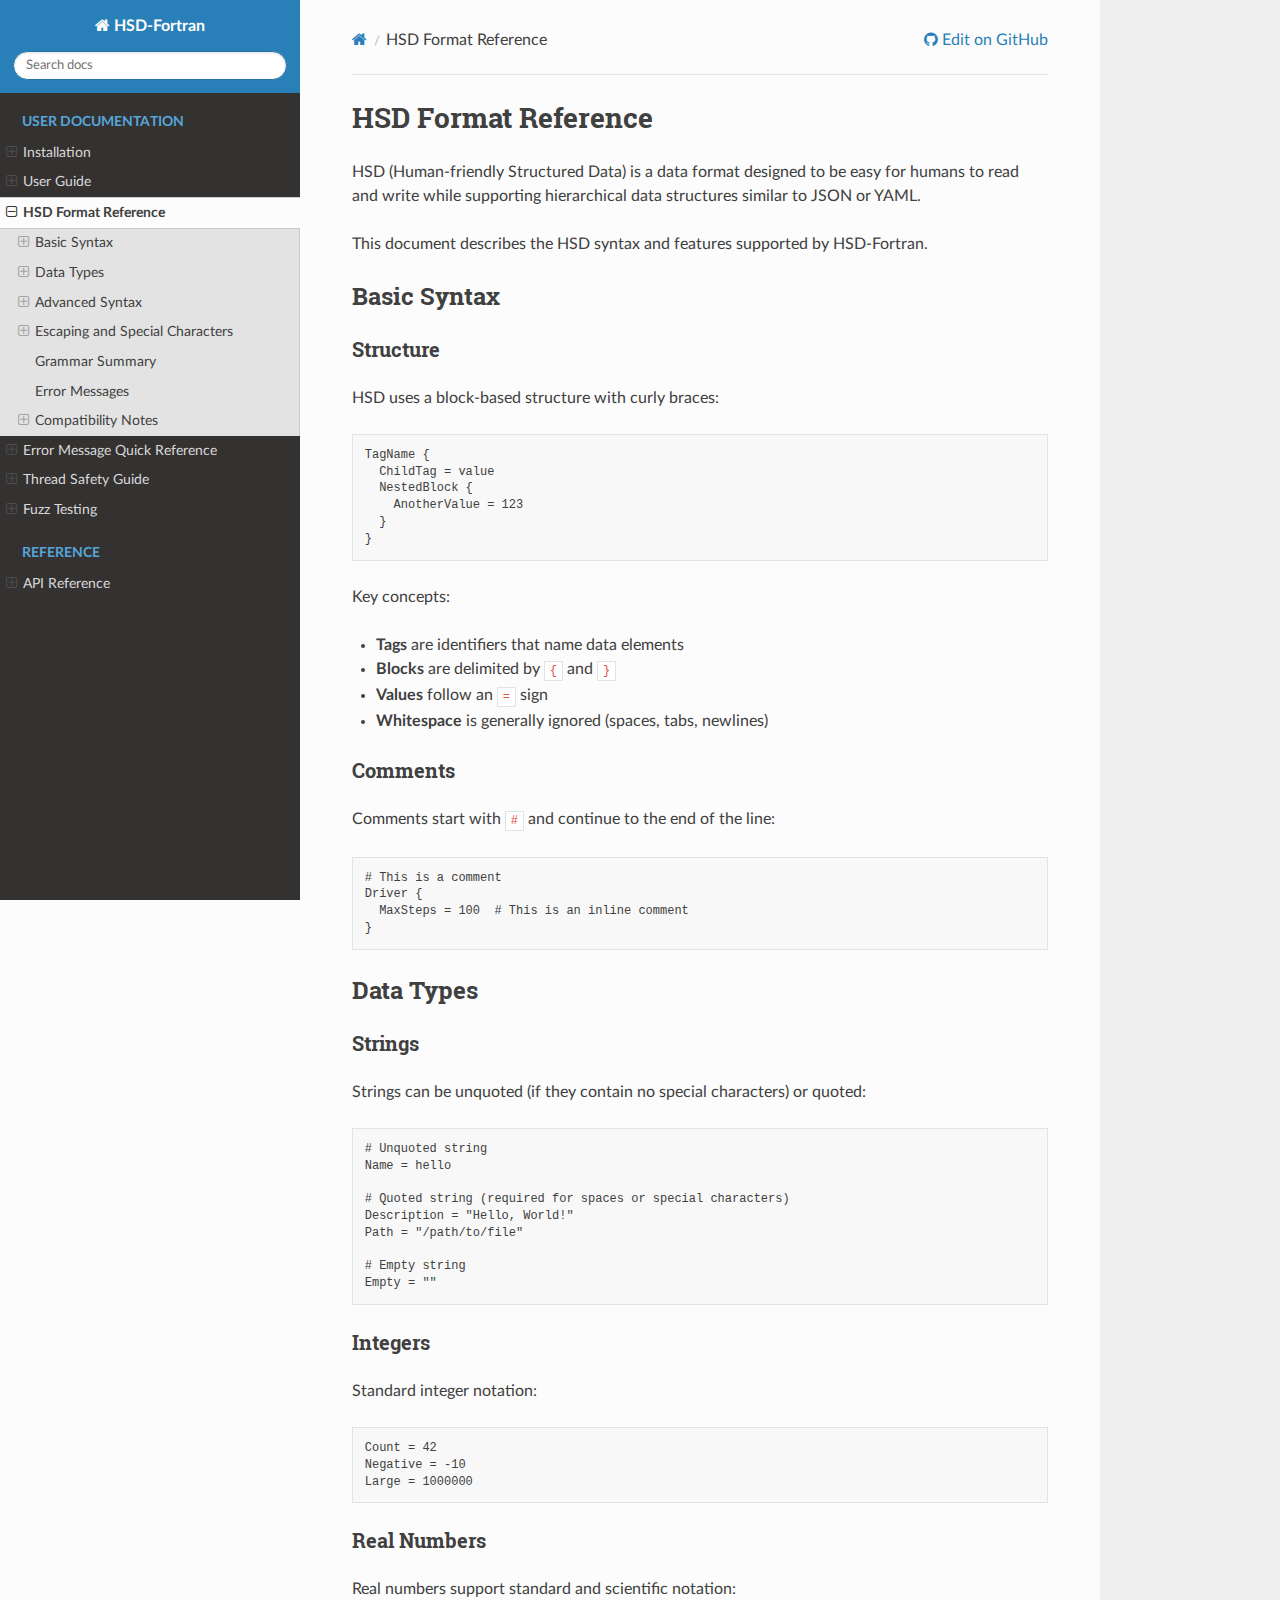
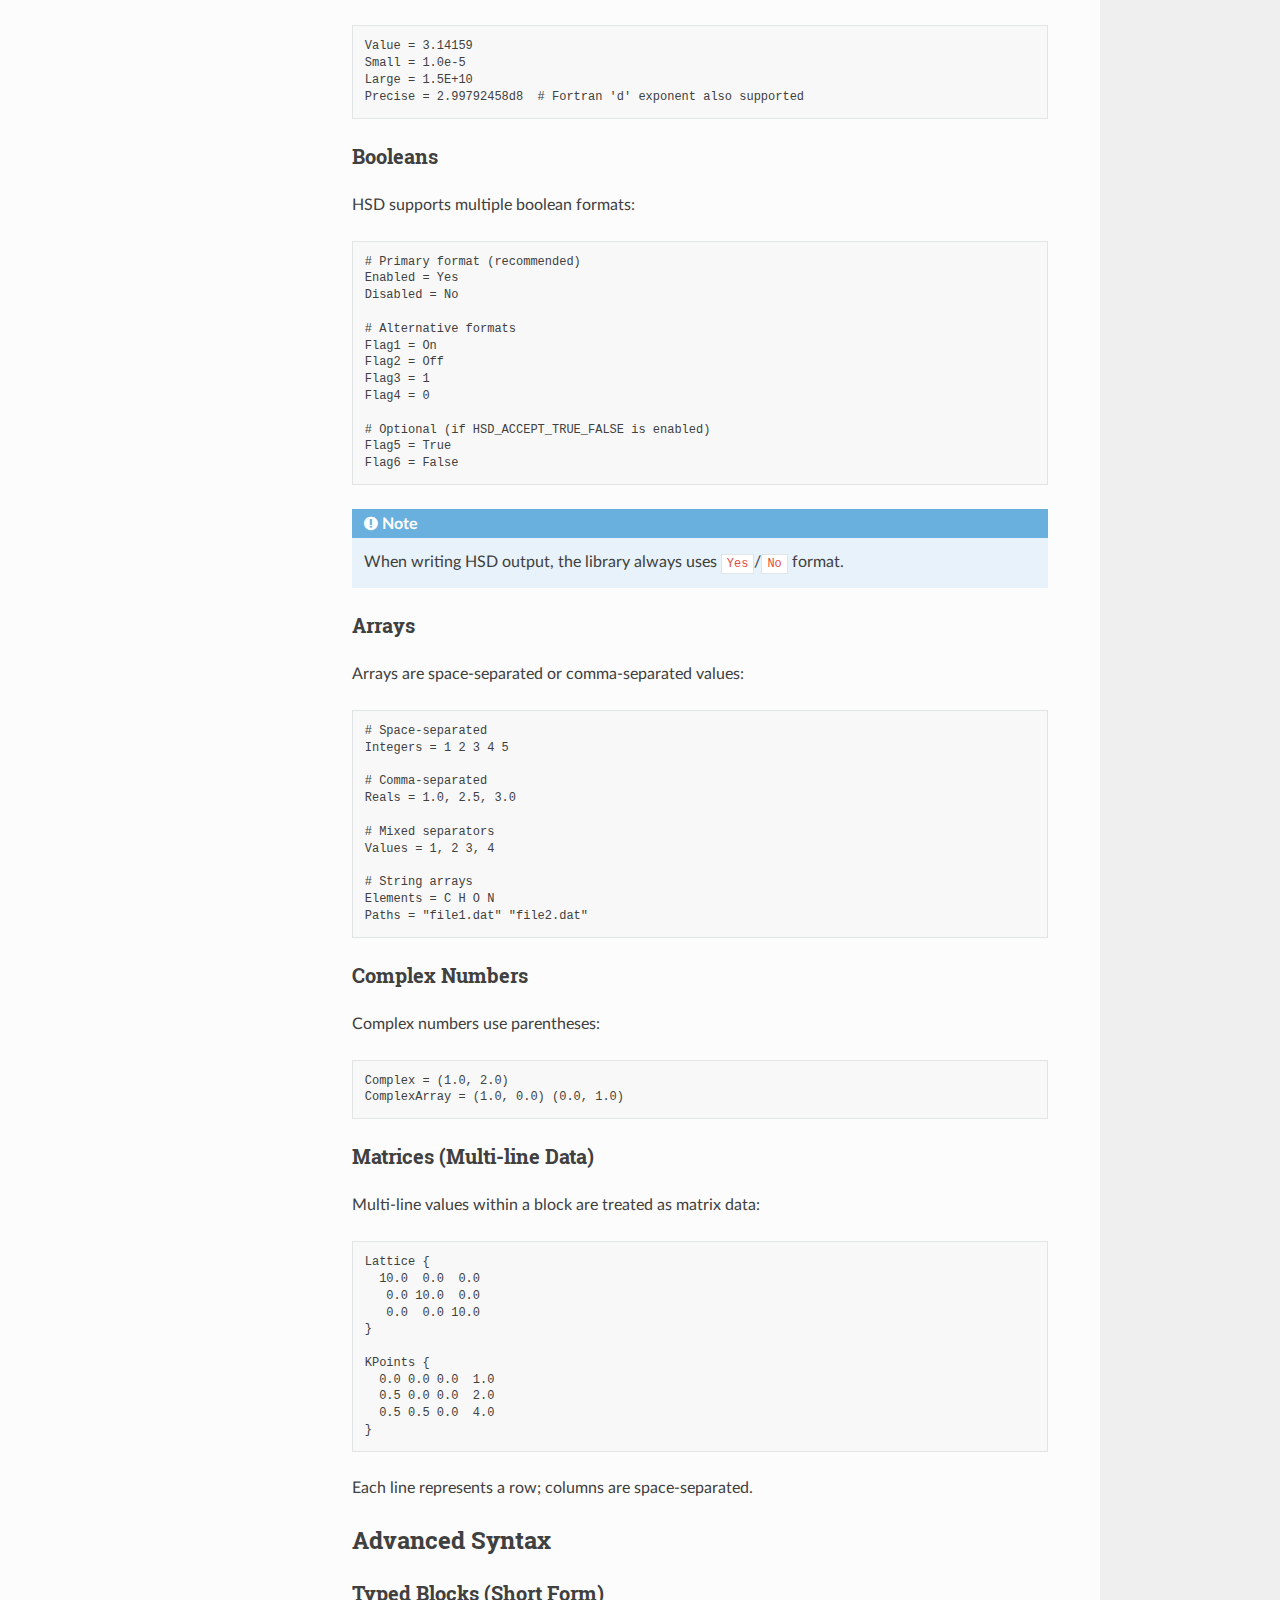
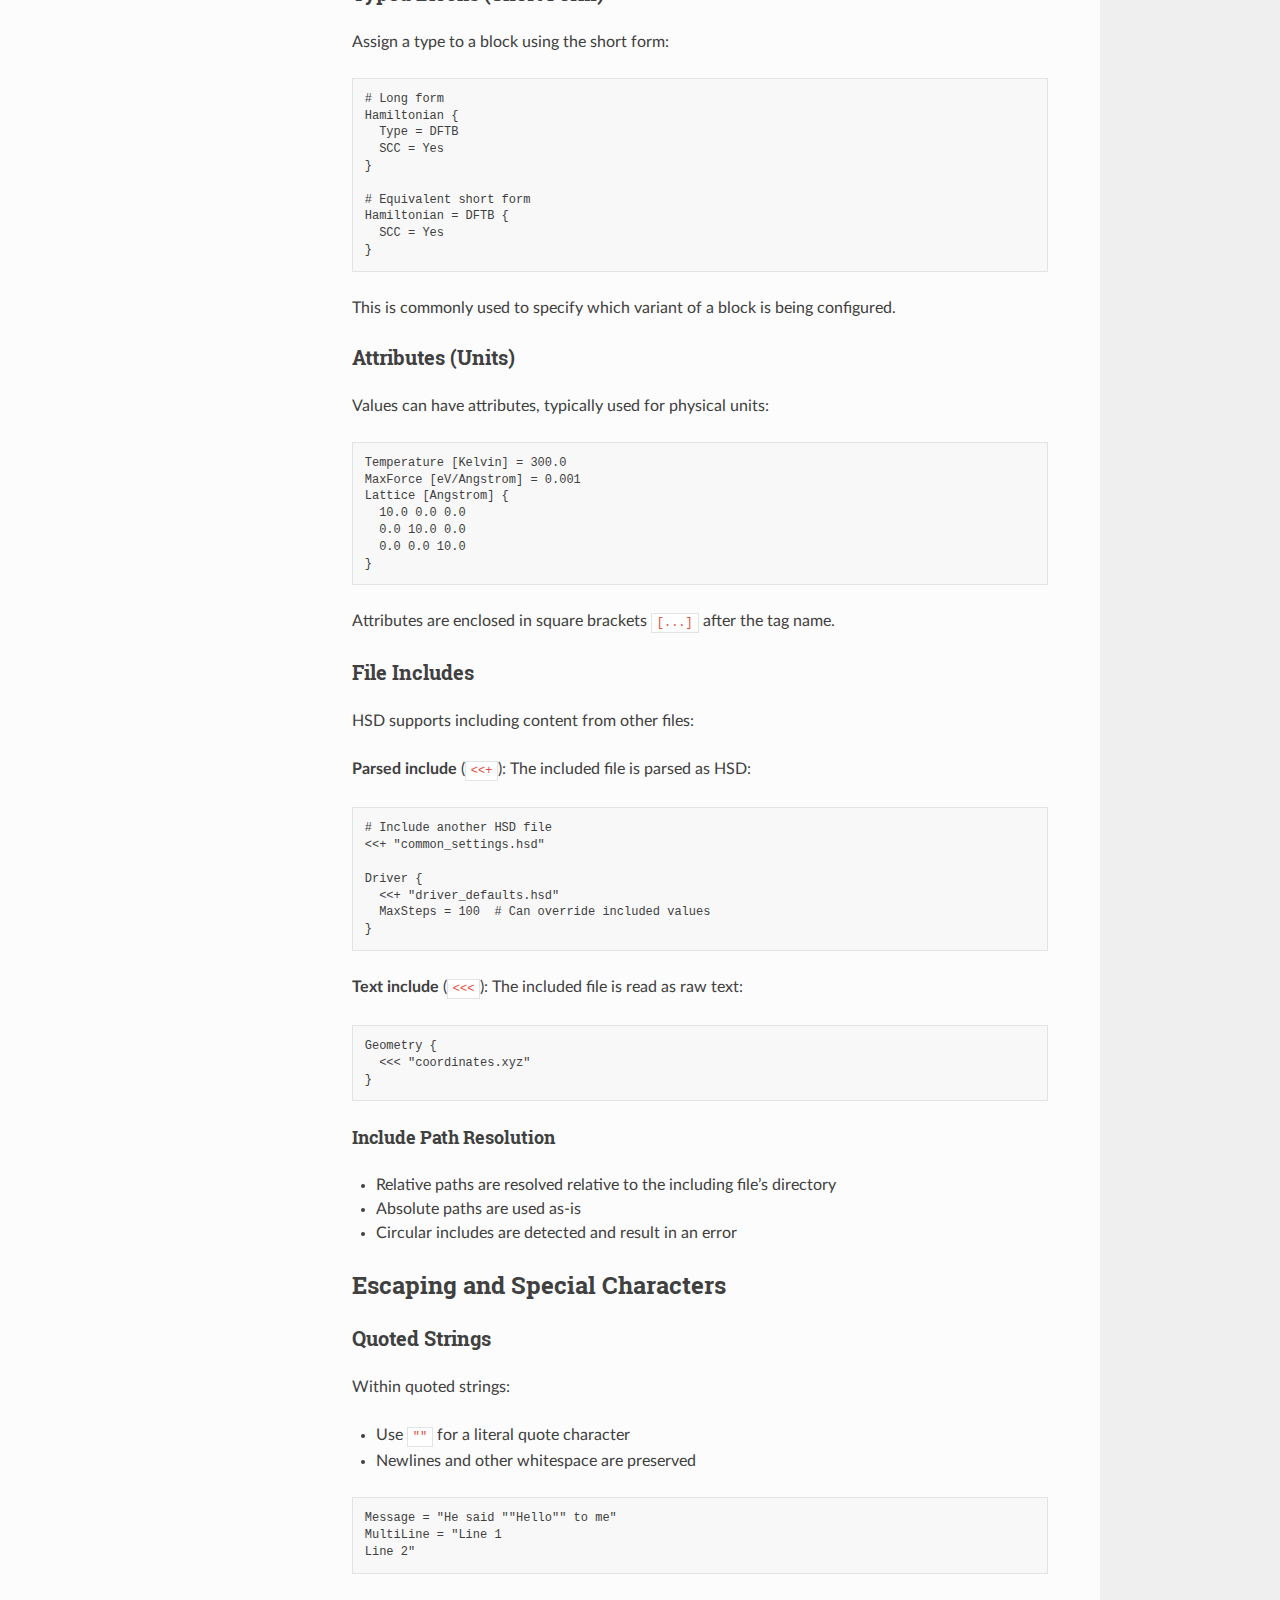
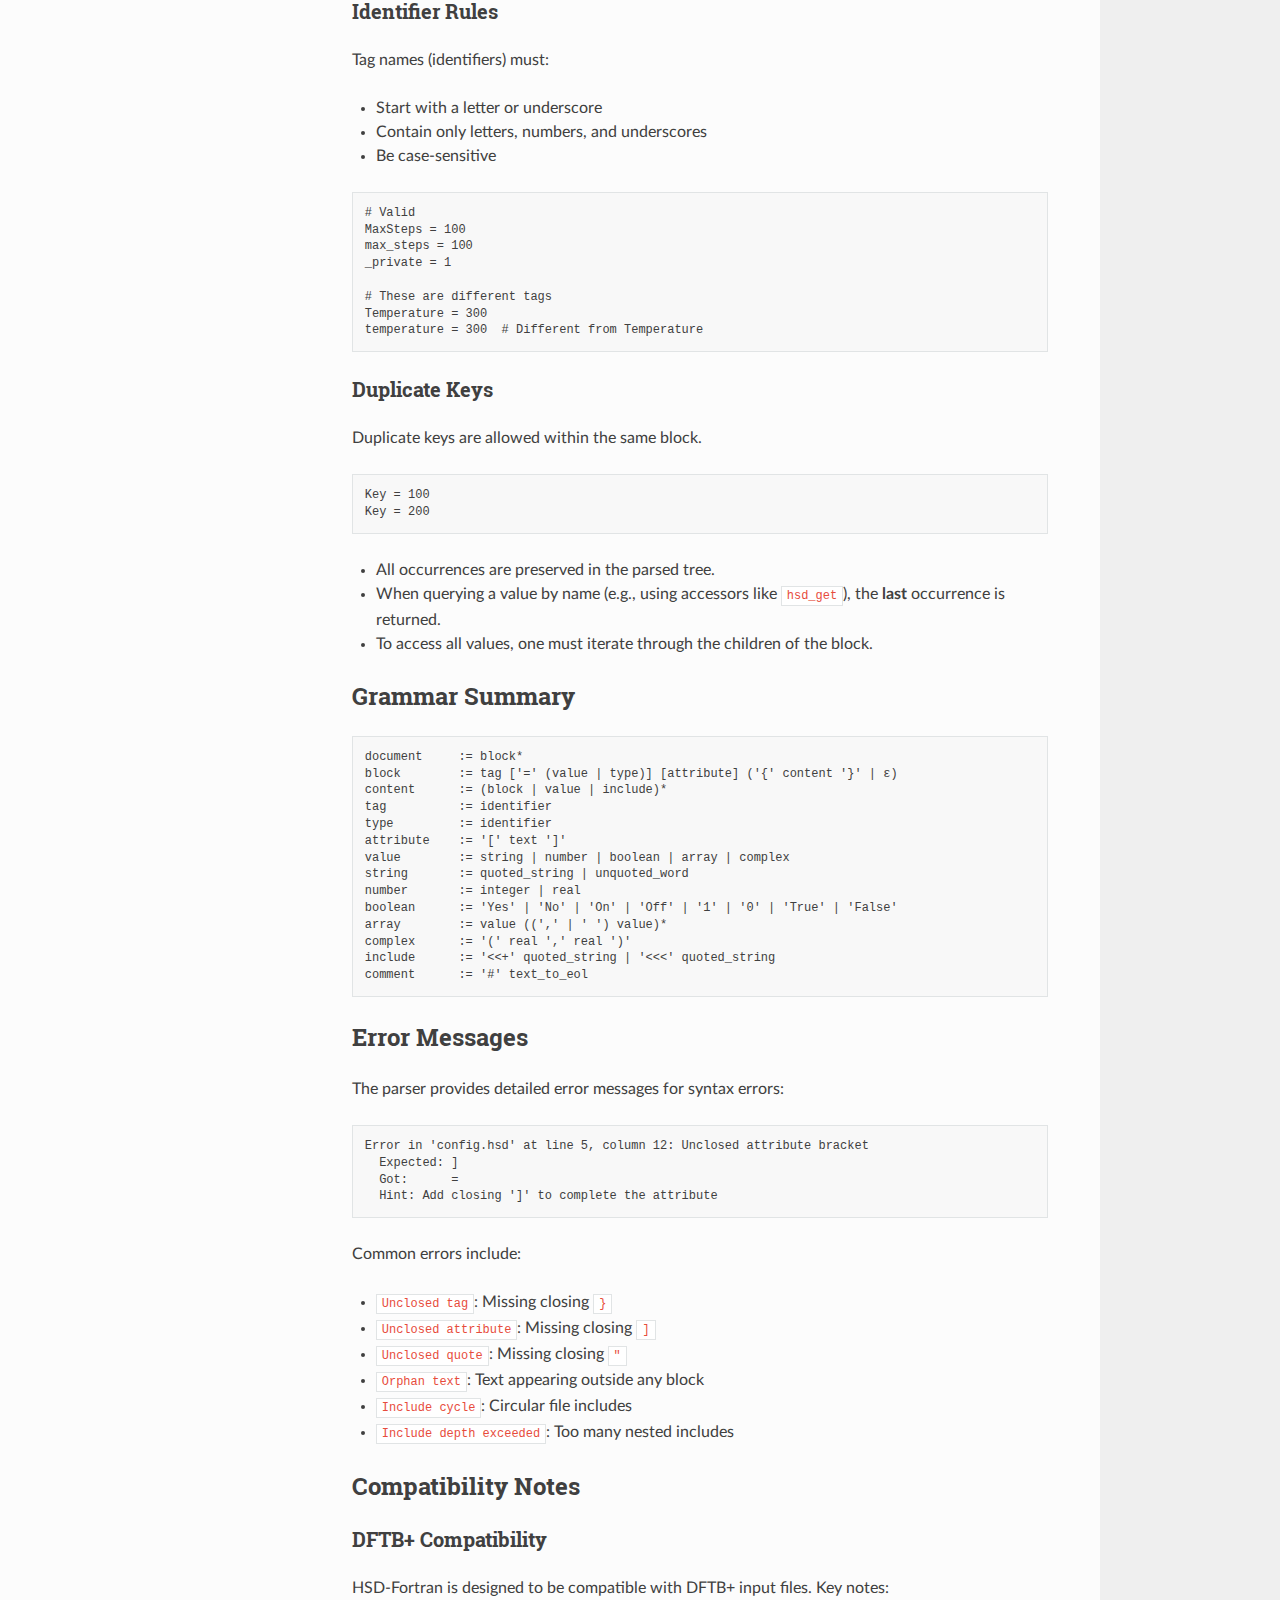
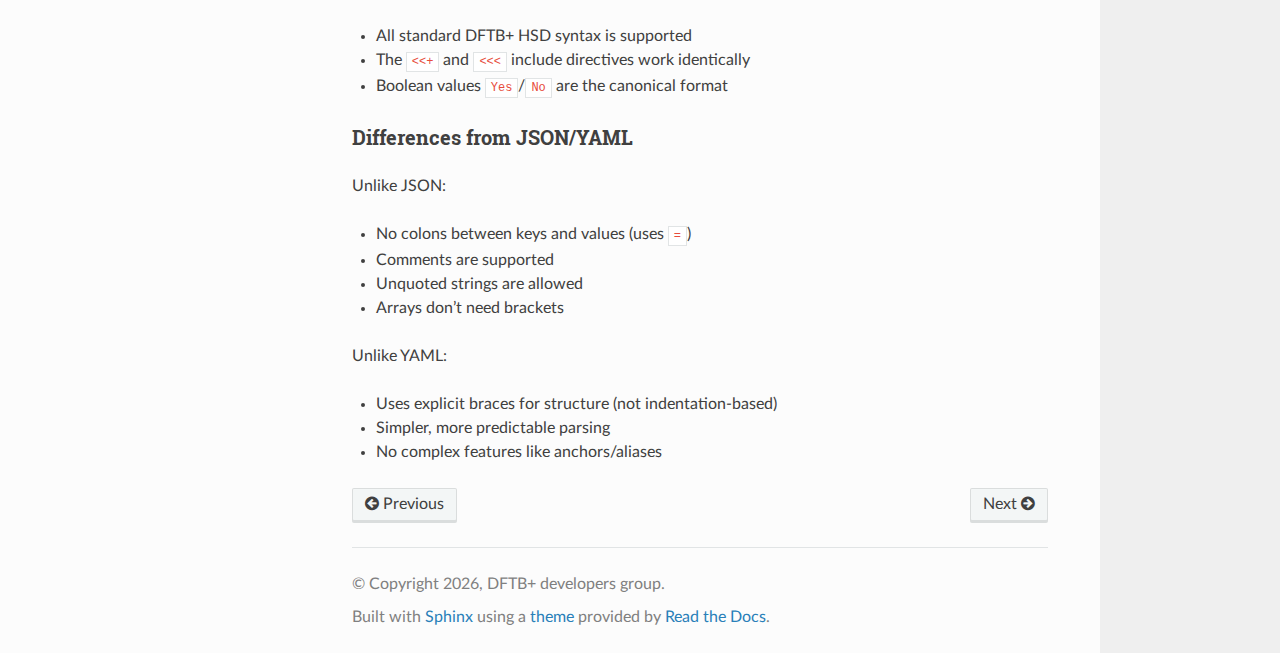
<file: public/hsd_format.html>
<!DOCTYPE html>
<html class="writer-html5" lang="en" data-content_root="./">
<head>
  <meta charset="utf-8" /><meta name="viewport" content="width=device-width, initial-scale=1" />

  <meta name="viewport" content="width=device-width, initial-scale=1.0" />
  <title>HSD Format Reference &mdash; HSD-Fortran 1.0.0 documentation</title>
      <link rel="stylesheet" type="text/css" href="_static/pygments.css?v=80d5e7a1" />
      <link rel="stylesheet" type="text/css" href="_static/css/theme.css?v=9edc463e" />

  
      <script src="_static/jquery.js?v=5d32c60e"></script>
      <script src="_static/_sphinx_javascript_frameworks_compat.js?v=2cd50e6c"></script>
      <script src="_static/documentation_options.js?v=8d563738"></script>
      <script src="_static/doctools.js?v=fd6eb6e6"></script>
      <script src="_static/sphinx_highlight.js?v=6ffebe34"></script>
    <script src="_static/js/theme.js"></script>
    <link rel="index" title="Index" href="genindex.html" />
    <link rel="search" title="Search" href="search.html" />
    <link rel="next" title="Error Message Quick Reference" href="error_handling.html" />
    <link rel="prev" title="User Guide" href="user_guide.html" /> 
</head>

<body class="wy-body-for-nav"> 
  <div class="wy-grid-for-nav">
    <nav data-toggle="wy-nav-shift" class="wy-nav-side">
      <div class="wy-side-scroll">
        <div class="wy-side-nav-search" >

          
          
          <a href="index.html" class="icon icon-home">
            HSD-Fortran
          </a>
<div role="search">
  <form id="rtd-search-form" class="wy-form" action="search.html" method="get">
    <input type="text" name="q" placeholder="Search docs" aria-label="Search docs" />
    <input type="hidden" name="check_keywords" value="yes" />
    <input type="hidden" name="area" value="default" />
  </form>
</div>
        </div><div class="wy-menu wy-menu-vertical" data-spy="affix" role="navigation" aria-label="Navigation menu">
              <p class="caption" role="heading"><span class="caption-text">User Documentation</span></p>
<ul class="current">
<li class="toctree-l1"><a class="reference internal" href="installation.html">Installation</a><ul>
<li class="toctree-l2"><a class="reference internal" href="installation.html#requirements">Requirements</a></li>
<li class="toctree-l2"><a class="reference internal" href="installation.html#building-with-cmake">Building with CMake</a><ul>
<li class="toctree-l3"><a class="reference internal" href="installation.html#basic-build">Basic Build</a></li>
<li class="toctree-l3"><a class="reference internal" href="installation.html#debug-build-with-coverage">Debug Build with Coverage</a></li>
<li class="toctree-l3"><a class="reference internal" href="installation.html#cmake-options">CMake Options</a></li>
<li class="toctree-l3"><a class="reference internal" href="installation.html#using-as-a-cmake-subproject">Using as a CMake Subproject</a></li>
</ul>
</li>
<li class="toctree-l2"><a class="reference internal" href="installation.html#building-with-fpm">Building with fpm</a><ul>
<li class="toctree-l3"><a class="reference internal" href="installation.html#using-as-an-fpm-dependency">Using as an fpm Dependency</a></li>
</ul>
</li>
<li class="toctree-l2"><a class="reference internal" href="installation.html#verifying-installation">Verifying Installation</a></li>
<li class="toctree-l2"><a class="reference internal" href="installation.html#running-the-example">Running the Example</a></li>
</ul>
</li>
<li class="toctree-l1"><a class="reference internal" href="user_guide.html">User Guide</a><ul>
<li class="toctree-l2"><a class="reference internal" href="user_guide.html#basic-usage">Basic Usage</a><ul>
<li class="toctree-l3"><a class="reference internal" href="user_guide.html#loading-hsd-files">Loading HSD Files</a></li>
<li class="toctree-l3"><a class="reference internal" href="user_guide.html#accessing-values">Accessing Values</a></li>
<li class="toctree-l3"><a class="reference internal" href="user_guide.html#default-values">Default Values</a></li>
</ul>
</li>
<li class="toctree-l2"><a class="reference internal" href="user_guide.html#working-with-arrays">Working with Arrays</a><ul>
<li class="toctree-l3"><a class="reference internal" href="user_guide.html#working-with-matrices">Working with Matrices</a></li>
</ul>
</li>
<li class="toctree-l2"><a class="reference internal" href="user_guide.html#type-introspection">Type Introspection</a></li>
<li class="toctree-l2"><a class="reference internal" href="user_guide.html#working-with-attributes-units">Working with Attributes (Units)</a></li>
<li class="toctree-l2"><a class="reference internal" href="user_guide.html#modifying-trees">Modifying Trees</a></li>
<li class="toctree-l2"><a class="reference internal" href="user_guide.html#saving-hsd-files">Saving HSD Files</a></li>
<li class="toctree-l2"><a class="reference internal" href="user_guide.html#tree-operations">Tree Operations</a><ul>
<li class="toctree-l3"><a class="reference internal" href="user_guide.html#cloning-trees">Cloning Trees</a></li>
<li class="toctree-l3"><a class="reference internal" href="user_guide.html#merging-trees">Merging Trees</a></li>
</ul>
</li>
<li class="toctree-l2"><a class="reference internal" href="user_guide.html#iterating-children">Iterating Children</a></li>
<li class="toctree-l2"><a class="reference internal" href="user_guide.html#schema-validation">Schema Validation</a><ul>
<li class="toctree-l3"><a class="reference internal" href="user_guide.html#validation-helpers">Validation Helpers</a></li>
</ul>
</li>
<li class="toctree-l2"><a class="reference internal" href="user_guide.html#visitor-pattern">Visitor Pattern</a></li>
<li class="toctree-l2"><a class="reference internal" href="user_guide.html#best-practices">Best Practices</a></li>
<li class="toctree-l2"><a class="reference internal" href="user_guide.html#example-complete-configuration-parser">Example: Complete Configuration Parser</a></li>
</ul>
</li>
<li class="toctree-l1 current"><a class="current reference internal" href="#">HSD Format Reference</a><ul>
<li class="toctree-l2"><a class="reference internal" href="#basic-syntax">Basic Syntax</a><ul>
<li class="toctree-l3"><a class="reference internal" href="#structure">Structure</a></li>
<li class="toctree-l3"><a class="reference internal" href="#comments">Comments</a></li>
</ul>
</li>
<li class="toctree-l2"><a class="reference internal" href="#data-types">Data Types</a><ul>
<li class="toctree-l3"><a class="reference internal" href="#strings">Strings</a></li>
<li class="toctree-l3"><a class="reference internal" href="#integers">Integers</a></li>
<li class="toctree-l3"><a class="reference internal" href="#real-numbers">Real Numbers</a></li>
<li class="toctree-l3"><a class="reference internal" href="#booleans">Booleans</a></li>
<li class="toctree-l3"><a class="reference internal" href="#arrays">Arrays</a></li>
<li class="toctree-l3"><a class="reference internal" href="#complex-numbers">Complex Numbers</a></li>
<li class="toctree-l3"><a class="reference internal" href="#matrices-multi-line-data">Matrices (Multi-line Data)</a></li>
</ul>
</li>
<li class="toctree-l2"><a class="reference internal" href="#advanced-syntax">Advanced Syntax</a><ul>
<li class="toctree-l3"><a class="reference internal" href="#typed-blocks-short-form">Typed Blocks (Short Form)</a></li>
<li class="toctree-l3"><a class="reference internal" href="#attributes-units">Attributes (Units)</a></li>
<li class="toctree-l3"><a class="reference internal" href="#file-includes">File Includes</a><ul>
<li class="toctree-l4"><a class="reference internal" href="#include-path-resolution">Include Path Resolution</a></li>
</ul>
</li>
</ul>
</li>
<li class="toctree-l2"><a class="reference internal" href="#escaping-and-special-characters">Escaping and Special Characters</a><ul>
<li class="toctree-l3"><a class="reference internal" href="#quoted-strings">Quoted Strings</a></li>
<li class="toctree-l3"><a class="reference internal" href="#identifier-rules">Identifier Rules</a></li>
<li class="toctree-l3"><a class="reference internal" href="#duplicate-keys">Duplicate Keys</a></li>
</ul>
</li>
<li class="toctree-l2"><a class="reference internal" href="#grammar-summary">Grammar Summary</a></li>
<li class="toctree-l2"><a class="reference internal" href="#error-messages">Error Messages</a></li>
<li class="toctree-l2"><a class="reference internal" href="#compatibility-notes">Compatibility Notes</a><ul>
<li class="toctree-l3"><a class="reference internal" href="#dftb-compatibility">DFTB+ Compatibility</a></li>
<li class="toctree-l3"><a class="reference internal" href="#differences-from-json-yaml">Differences from JSON/YAML</a></li>
</ul>
</li>
</ul>
</li>
<li class="toctree-l1"><a class="reference internal" href="error_handling.html">Error Message Quick Reference</a><ul>
<li class="toctree-l2"><a class="reference internal" href="error_handling.html#error-type-structure">Error Type Structure</a></li>
<li class="toctree-l2"><a class="reference internal" href="error_handling.html#creating-errors-with-context">Creating Errors with Context</a><ul>
<li class="toctree-l3"><a class="reference internal" href="error_handling.html#basic-error">Basic Error</a></li>
<li class="toctree-l3"><a class="reference internal" href="error_handling.html#error-with-full-context">Error with Full Context</a></li>
<li class="toctree-l3"><a class="reference internal" href="error_handling.html#syntax-error-helper">Syntax Error Helper</a></li>
<li class="toctree-l3"><a class="reference internal" href="error_handling.html#type-error-helper">Type Error Helper</a></li>
</ul>
</li>
<li class="toctree-l2"><a class="reference internal" href="error_handling.html#error-codes">Error Codes</a></li>
<li class="toctree-l2"><a class="reference internal" href="error_handling.html#usage-examples">Usage Examples</a><ul>
<li class="toctree-l3"><a class="reference internal" href="error_handling.html#handling-errors">Handling Errors</a></li>
<li class="toctree-l3"><a class="reference internal" href="error_handling.html#error-output-format">Error Output Format</a></li>
</ul>
</li>
<li class="toctree-l2"><a class="reference internal" href="error_handling.html#common-error-scenarios">Common Error Scenarios</a><ul>
<li class="toctree-l3"><a class="reference internal" href="error_handling.html#unclosed-bracket">Unclosed Bracket</a></li>
<li class="toctree-l3"><a class="reference internal" href="error_handling.html#include-cycle">Include Cycle</a></li>
<li class="toctree-l3"><a class="reference internal" href="error_handling.html#file-not-found">File Not Found</a></li>
<li class="toctree-l3"><a class="reference internal" href="error_handling.html#type-mismatch">Type Mismatch</a></li>
</ul>
</li>
<li class="toctree-l2"><a class="reference internal" href="error_handling.html#best-practices">Best Practices</a></li>
<li class="toctree-l2"><a class="reference internal" href="error_handling.html#coding-conventions-for-stat-parameters">Coding Conventions for <code class="docutils literal notranslate"><span class="pre">stat</span></code> Parameters</a><ul>
<li class="toctree-l3"><a class="reference internal" href="error_handling.html#the-pattern">The Pattern</a></li>
<li class="toctree-l3"><a class="reference internal" href="error_handling.html#recommended-approaches">Recommended Approaches</a></li>
<li class="toctree-l3"><a class="reference internal" href="error_handling.html#common-mistakes-to-avoid">Common Mistakes to Avoid</a></li>
<li class="toctree-l3"><a class="reference internal" href="error_handling.html#using-local-status-variables">Using Local Status Variables</a></li>
</ul>
</li>
</ul>
</li>
<li class="toctree-l1"><a class="reference internal" href="thread_safety.html">Thread Safety Guide</a><ul>
<li class="toctree-l2"><a class="reference internal" href="thread_safety.html#overview">Overview</a></li>
<li class="toctree-l2"><a class="reference internal" href="thread_safety.html#thread-safety-summary">Thread Safety Summary</a></li>
<li class="toctree-l2"><a class="reference internal" href="thread_safety.html#detailed-analysis">Detailed Analysis</a><ul>
<li class="toctree-l3"><a class="reference internal" href="thread_safety.html#safe-operations-no-synchronization-needed">Safe Operations (No Synchronization Needed)</a></li>
<li class="toctree-l3"><a class="reference internal" href="thread_safety.html#unsafe-operations-require-external-synchronization">Unsafe Operations (Require External Synchronization)</a></li>
</ul>
</li>
<li class="toctree-l2"><a class="reference internal" href="thread_safety.html#module-specific-notes">Module-Specific Notes</a><ul>
<li class="toctree-l3"><a class="reference internal" href="thread_safety.html#hsd-types">hsd_types</a></li>
<li class="toctree-l3"><a class="reference internal" href="thread_safety.html#hsd-parser">hsd_parser</a></li>
<li class="toctree-l3"><a class="reference internal" href="thread_safety.html#hsd-formatter">hsd_formatter</a></li>
<li class="toctree-l3"><a class="reference internal" href="thread_safety.html#hsd-schema">hsd_schema</a></li>
<li class="toctree-l3"><a class="reference internal" href="thread_safety.html#hsd-hash-table">hsd_hash_table</a></li>
</ul>
</li>
<li class="toctree-l2"><a class="reference internal" href="thread_safety.html#openmp-considerations">OpenMP Considerations</a></li>
<li class="toctree-l2"><a class="reference internal" href="thread_safety.html#coarray-fortran-considerations">Coarray Fortran Considerations</a></li>
<li class="toctree-l2"><a class="reference internal" href="thread_safety.html#recommendations">Recommendations</a></li>
<li class="toctree-l2"><a class="reference internal" href="thread_safety.html#future-considerations">Future Considerations</a></li>
<li class="toctree-l2"><a class="reference internal" href="thread_safety.html#implementation-notes">Implementation Notes</a><ul>
<li class="toctree-l3"><a class="reference internal" href="thread_safety.html#why-no-built-in-synchronization">Why No Built-in Synchronization?</a></li>
<li class="toctree-l3"><a class="reference internal" href="thread_safety.html#hash-table-thread-safety">Hash Table Thread Safety</a></li>
</ul>
</li>
</ul>
</li>
<li class="toctree-l1"><a class="reference internal" href="fuzzing.html">Fuzz Testing</a><ul>
<li class="toctree-l2"><a class="reference internal" href="fuzzing.html#prerequisites">Prerequisites</a></li>
<li class="toctree-l2"><a class="reference internal" href="fuzzing.html#building-the-fuzz-target">Building the Fuzz Target</a></li>
<li class="toctree-l2"><a class="reference internal" href="fuzzing.html#running-the-fuzzer">Running the Fuzzer</a><ul>
<li class="toctree-l3"><a class="reference internal" href="fuzzing.html#basic-usage">Basic Usage</a></li>
<li class="toctree-l3"><a class="reference internal" href="fuzzing.html#using-the-dictionary">Using the Dictionary</a></li>
<li class="toctree-l3"><a class="reference internal" href="fuzzing.html#parallel-fuzzing">Parallel Fuzzing</a></li>
</ul>
</li>
<li class="toctree-l2"><a class="reference internal" href="fuzzing.html#understanding-output">Understanding Output</a><ul>
<li class="toctree-l3"><a class="reference internal" href="fuzzing.html#reproducing-issues">Reproducing Issues</a></li>
</ul>
</li>
<li class="toctree-l2"><a class="reference internal" href="fuzzing.html#corpus-management">Corpus Management</a><ul>
<li class="toctree-l3"><a class="reference internal" href="fuzzing.html#minimizing-the-corpus">Minimizing the Corpus</a></li>
<li class="toctree-l3"><a class="reference internal" href="fuzzing.html#minimizing-a-crash">Minimizing a Crash</a></li>
</ul>
</li>
<li class="toctree-l2"><a class="reference internal" href="fuzzing.html#seed-corpus">Seed Corpus</a></li>
<li class="toctree-l2"><a class="reference internal" href="fuzzing.html#troubleshooting">Troubleshooting</a><ul>
<li class="toctree-l3"><a class="reference internal" href="fuzzing.html#afl-qemu-trace-not-found">“afl-qemu-trace not found”</a></li>
<li class="toctree-l3"><a class="reference internal" href="fuzzing.html#hmm-your-system-is-configured-to-send-core-dump-notifications">“Hmm, your system is configured to send core dump notifications”</a></li>
<li class="toctree-l3"><a class="reference internal" href="fuzzing.html#low-execution-speed">Low Execution Speed</a></li>
<li class="toctree-l3"><a class="reference internal" href="fuzzing.html#afl-shows-0-paths">AFL++ Shows 0 Paths</a></li>
</ul>
</li>
</ul>
</li>
</ul>
<p class="caption" role="heading"><span class="caption-text">Reference</span></p>
<ul>
<li class="toctree-l1"><a class="reference internal" href="api.html">API Reference</a><ul>
<li class="toctree-l2"><a class="reference internal" href="api.html#module-hsd">Module: hsd</a></li>
<li class="toctree-l2"><a class="reference internal" href="api.html#types">Types</a><ul>
<li class="toctree-l3"><a class="reference internal" href="api.html#core-types">Core Types</a><ul>
<li class="toctree-l4"><a class="reference internal" href="api.html#hsd-table"><code class="docutils literal notranslate"><span class="pre">hsd_table</span></code></a></li>
<li class="toctree-l4"><a class="reference internal" href="api.html#hsd-value"><code class="docutils literal notranslate"><span class="pre">hsd_value</span></code></a></li>
<li class="toctree-l4"><a class="reference internal" href="api.html#hsd-error-t"><code class="docutils literal notranslate"><span class="pre">hsd_error_t</span></code></a></li>
<li class="toctree-l4"><a class="reference internal" href="api.html#hsd-iterator"><code class="docutils literal notranslate"><span class="pre">hsd_iterator</span></code></a></li>
<li class="toctree-l4"><a class="reference internal" href="api.html#hsd-schema-t"><code class="docutils literal notranslate"><span class="pre">hsd_schema_t</span></code></a></li>
<li class="toctree-l4"><a class="reference internal" href="api.html#hsd-visitor-t"><code class="docutils literal notranslate"><span class="pre">hsd_visitor_t</span></code></a></li>
</ul>
</li>
<li class="toctree-l3"><a class="reference internal" href="api.html#precision-constants">Precision Constants</a></li>
<li class="toctree-l3"><a class="reference internal" href="api.html#value-type-constants">Value Type Constants</a></li>
<li class="toctree-l3"><a class="reference internal" href="api.html#error-codes">Error Codes</a></li>
<li class="toctree-l3"><a class="reference internal" href="api.html#schema-constants">Schema Constants</a></li>
</ul>
</li>
<li class="toctree-l2"><a class="reference internal" href="api.html#i-o-procedures">I/O Procedures</a><ul>
<li class="toctree-l3"><a class="reference internal" href="api.html#hsd-load">hsd_load</a></li>
<li class="toctree-l3"><a class="reference internal" href="api.html#hsd-load-string">hsd_load_string</a></li>
<li class="toctree-l3"><a class="reference internal" href="api.html#hsd-dump">hsd_dump</a></li>
<li class="toctree-l3"><a class="reference internal" href="api.html#hsd-dump-to-string">hsd_dump_to_string</a></li>
</ul>
</li>
<li class="toctree-l2"><a class="reference internal" href="api.html#accessor-procedures">Accessor Procedures</a><ul>
<li class="toctree-l3"><a class="reference internal" href="api.html#hsd-get">hsd_get</a></li>
<li class="toctree-l3"><a class="reference internal" href="api.html#hsd-get-or">hsd_get_or</a></li>
<li class="toctree-l3"><a class="reference internal" href="api.html#hsd-get-matrix">hsd_get_matrix</a></li>
<li class="toctree-l3"><a class="reference internal" href="api.html#hsd-get-inline-text">hsd_get_inline_text</a></li>
</ul>
</li>
<li class="toctree-l2"><a class="reference internal" href="api.html#query-procedures">Query Procedures</a><ul>
<li class="toctree-l3"><a class="reference internal" href="api.html#hsd-has-child">hsd_has_child</a></li>
<li class="toctree-l3"><a class="reference internal" href="api.html#hsd-is-table">hsd_is_table</a></li>
<li class="toctree-l3"><a class="reference internal" href="api.html#hsd-is-value">hsd_is_value</a></li>
<li class="toctree-l3"><a class="reference internal" href="api.html#hsd-is-array">hsd_is_array</a></li>
<li class="toctree-l3"><a class="reference internal" href="api.html#hsd-child-count">hsd_child_count</a></li>
<li class="toctree-l3"><a class="reference internal" href="api.html#hsd-get-keys">hsd_get_keys</a></li>
<li class="toctree-l3"><a class="reference internal" href="api.html#hsd-get-type">hsd_get_type</a></li>
<li class="toctree-l3"><a class="reference internal" href="api.html#hsd-get-attrib">hsd_get_attrib</a></li>
<li class="toctree-l3"><a class="reference internal" href="api.html#hsd-has-attrib">hsd_has_attrib</a></li>
<li class="toctree-l3"><a class="reference internal" href="api.html#hsd-get-child">hsd_get_child</a></li>
<li class="toctree-l3"><a class="reference internal" href="api.html#hsd-get-table">hsd_get_table</a></li>
<li class="toctree-l3"><a class="reference internal" href="api.html#hsd-has-value-children">hsd_has_value_children</a></li>
<li class="toctree-l3"><a class="reference internal" href="api.html#hsd-get-name">hsd_get_name</a></li>
</ul>
</li>
<li class="toctree-l2"><a class="reference internal" href="api.html#mutation-procedures">Mutation Procedures</a><ul>
<li class="toctree-l3"><a class="reference internal" href="api.html#hsd-set">hsd_set</a></li>
<li class="toctree-l3"><a class="reference internal" href="api.html#hsd-remove-child">hsd_remove_child</a></li>
</ul>
</li>
<li class="toctree-l2"><a class="reference internal" href="api.html#tree-operations">Tree Operations</a><ul>
<li class="toctree-l3"><a class="reference internal" href="api.html#hsd-clone">hsd_clone</a></li>
<li class="toctree-l3"><a class="reference internal" href="api.html#hsd-merge">hsd_merge</a></li>
</ul>
</li>
<li class="toctree-l2"><a class="reference internal" href="api.html#validation-procedures">Validation Procedures</a><ul>
<li class="toctree-l3"><a class="reference internal" href="api.html#hsd-require">hsd_require</a></li>
<li class="toctree-l3"><a class="reference internal" href="api.html#hsd-validate-range">hsd_validate_range</a></li>
<li class="toctree-l3"><a class="reference internal" href="api.html#hsd-validate-one-of">hsd_validate_one_of</a></li>
<li class="toctree-l3"><a class="reference internal" href="api.html#hsd-get-with-unit">hsd_get_with_unit</a></li>
</ul>
</li>
<li class="toctree-l2"><a class="reference internal" href="api.html#schema-validation">Schema Validation</a><ul>
<li class="toctree-l3"><a class="reference internal" href="api.html#schema-init">schema_init</a></li>
<li class="toctree-l3"><a class="reference internal" href="api.html#schema-destroy">schema_destroy</a></li>
<li class="toctree-l3"><a class="reference internal" href="api.html#schema-add-field">schema_add_field</a></li>
<li class="toctree-l3"><a class="reference internal" href="api.html#schema-add-field-enum">schema_add_field_enum</a></li>
<li class="toctree-l3"><a class="reference internal" href="api.html#schema-validate">schema_validate</a></li>
<li class="toctree-l3"><a class="reference internal" href="api.html#schema-validate-strict">schema_validate_strict</a></li>
</ul>
</li>
<li class="toctree-l2"><a class="reference internal" href="api.html#visitor-pattern">Visitor Pattern</a><ul>
<li class="toctree-l3"><a class="reference internal" href="api.html#hsd-accept">hsd_accept</a></li>
</ul>
</li>
<li class="toctree-l2"><a class="reference internal" href="api.html#constructor-functions">Constructor Functions</a><ul>
<li class="toctree-l3"><a class="reference internal" href="api.html#new-table">new_table</a></li>
<li class="toctree-l3"><a class="reference internal" href="api.html#new-value">new_value</a></li>
</ul>
</li>
</ul>
</li>
</ul>

        </div>
      </div>
    </nav>

    <section data-toggle="wy-nav-shift" class="wy-nav-content-wrap"><nav class="wy-nav-top" aria-label="Mobile navigation menu" >
          <i data-toggle="wy-nav-top" class="fa fa-bars"></i>
          <a href="index.html">HSD-Fortran</a>
      </nav>

      <div class="wy-nav-content">
        <div class="rst-content">
          <div role="navigation" aria-label="Page navigation">
  <ul class="wy-breadcrumbs">
      <li><a href="index.html" class="icon icon-home" aria-label="Home"></a></li>
      <li class="breadcrumb-item active">HSD Format Reference</li>
      <li class="wy-breadcrumbs-aside">
              <a href="https://github.com/elv3rs/hsd-fortran/blob/main/docs/hsd_format.rst" class="fa fa-github"> Edit on GitHub</a>
      </li>
  </ul>
  <hr/>
</div>
          <div role="main" class="document" itemscope="itemscope" itemtype="http://schema.org/Article">
           <div itemprop="articleBody">
             
  <section id="hsd-format-reference">
<h1>HSD Format Reference<a class="headerlink" href="#hsd-format-reference" title="Link to this heading"></a></h1>
<p>HSD (Human-friendly Structured Data) is a data format designed to be easy for humans to read and write
while supporting hierarchical data structures similar to JSON or YAML.</p>
<p>This document describes the HSD syntax and features supported by HSD-Fortran.</p>
<section id="basic-syntax">
<h2>Basic Syntax<a class="headerlink" href="#basic-syntax" title="Link to this heading"></a></h2>
<section id="structure">
<h3>Structure<a class="headerlink" href="#structure" title="Link to this heading"></a></h3>
<p>HSD uses a block-based structure with curly braces:</p>
<div class="highlight-text notranslate"><div class="highlight"><pre><span></span>TagName {
  ChildTag = value
  NestedBlock {
    AnotherValue = 123
  }
}
</pre></div>
</div>
<p>Key concepts:</p>
<ul class="simple">
<li><p><strong>Tags</strong> are identifiers that name data elements</p></li>
<li><p><strong>Blocks</strong> are delimited by <code class="docutils literal notranslate"><span class="pre">{</span></code> and <code class="docutils literal notranslate"><span class="pre">}</span></code></p></li>
<li><p><strong>Values</strong> follow an <code class="docutils literal notranslate"><span class="pre">=</span></code> sign</p></li>
<li><p><strong>Whitespace</strong> is generally ignored (spaces, tabs, newlines)</p></li>
</ul>
</section>
<section id="comments">
<h3>Comments<a class="headerlink" href="#comments" title="Link to this heading"></a></h3>
<p>Comments start with <code class="docutils literal notranslate"><span class="pre">#</span></code> and continue to the end of the line:</p>
<div class="highlight-text notranslate"><div class="highlight"><pre><span></span># This is a comment
Driver {
  MaxSteps = 100  # This is an inline comment
}
</pre></div>
</div>
</section>
</section>
<section id="data-types">
<h2>Data Types<a class="headerlink" href="#data-types" title="Link to this heading"></a></h2>
<section id="strings">
<h3>Strings<a class="headerlink" href="#strings" title="Link to this heading"></a></h3>
<p>Strings can be unquoted (if they contain no special characters) or quoted:</p>
<div class="highlight-text notranslate"><div class="highlight"><pre><span></span># Unquoted string
Name = hello

# Quoted string (required for spaces or special characters)
Description = &quot;Hello, World!&quot;
Path = &quot;/path/to/file&quot;

# Empty string
Empty = &quot;&quot;
</pre></div>
</div>
</section>
<section id="integers">
<h3>Integers<a class="headerlink" href="#integers" title="Link to this heading"></a></h3>
<p>Standard integer notation:</p>
<div class="highlight-text notranslate"><div class="highlight"><pre><span></span>Count = 42
Negative = -10
Large = 1000000
</pre></div>
</div>
</section>
<section id="real-numbers">
<h3>Real Numbers<a class="headerlink" href="#real-numbers" title="Link to this heading"></a></h3>
<p>Real numbers support standard and scientific notation:</p>
<div class="highlight-text notranslate"><div class="highlight"><pre><span></span>Value = 3.14159
Small = 1.0e-5
Large = 1.5E+10
Precise = 2.99792458d8  # Fortran &#39;d&#39; exponent also supported
</pre></div>
</div>
</section>
<section id="booleans">
<h3>Booleans<a class="headerlink" href="#booleans" title="Link to this heading"></a></h3>
<p>HSD supports multiple boolean formats:</p>
<div class="highlight-text notranslate"><div class="highlight"><pre><span></span># Primary format (recommended)
Enabled = Yes
Disabled = No

# Alternative formats
Flag1 = On
Flag2 = Off
Flag3 = 1
Flag4 = 0

# Optional (if HSD_ACCEPT_TRUE_FALSE is enabled)
Flag5 = True
Flag6 = False
</pre></div>
</div>
<div class="admonition note">
<p class="admonition-title">Note</p>
<p>When writing HSD output, the library always uses <code class="docutils literal notranslate"><span class="pre">Yes</span></code>/<code class="docutils literal notranslate"><span class="pre">No</span></code> format.</p>
</div>
</section>
<section id="arrays">
<h3>Arrays<a class="headerlink" href="#arrays" title="Link to this heading"></a></h3>
<p>Arrays are space-separated or comma-separated values:</p>
<div class="highlight-text notranslate"><div class="highlight"><pre><span></span># Space-separated
Integers = 1 2 3 4 5

# Comma-separated
Reals = 1.0, 2.5, 3.0

# Mixed separators
Values = 1, 2 3, 4

# String arrays
Elements = C H O N
Paths = &quot;file1.dat&quot; &quot;file2.dat&quot;
</pre></div>
</div>
</section>
<section id="complex-numbers">
<h3>Complex Numbers<a class="headerlink" href="#complex-numbers" title="Link to this heading"></a></h3>
<p>Complex numbers use parentheses:</p>
<div class="highlight-text notranslate"><div class="highlight"><pre><span></span>Complex = (1.0, 2.0)
ComplexArray = (1.0, 0.0) (0.0, 1.0)
</pre></div>
</div>
</section>
<section id="matrices-multi-line-data">
<h3>Matrices (Multi-line Data)<a class="headerlink" href="#matrices-multi-line-data" title="Link to this heading"></a></h3>
<p>Multi-line values within a block are treated as matrix data:</p>
<div class="highlight-text notranslate"><div class="highlight"><pre><span></span>Lattice {
  10.0  0.0  0.0
   0.0 10.0  0.0
   0.0  0.0 10.0
}

KPoints {
  0.0 0.0 0.0  1.0
  0.5 0.0 0.0  2.0
  0.5 0.5 0.0  4.0
}
</pre></div>
</div>
<p>Each line represents a row; columns are space-separated.</p>
</section>
</section>
<section id="advanced-syntax">
<h2>Advanced Syntax<a class="headerlink" href="#advanced-syntax" title="Link to this heading"></a></h2>
<section id="typed-blocks-short-form">
<h3>Typed Blocks (Short Form)<a class="headerlink" href="#typed-blocks-short-form" title="Link to this heading"></a></h3>
<p>Assign a type to a block using the short form:</p>
<div class="highlight-text notranslate"><div class="highlight"><pre><span></span># Long form
Hamiltonian {
  Type = DFTB
  SCC = Yes
}

# Equivalent short form
Hamiltonian = DFTB {
  SCC = Yes
}
</pre></div>
</div>
<p>This is commonly used to specify which variant of a block is being configured.</p>
</section>
<section id="attributes-units">
<h3>Attributes (Units)<a class="headerlink" href="#attributes-units" title="Link to this heading"></a></h3>
<p>Values can have attributes, typically used for physical units:</p>
<div class="highlight-text notranslate"><div class="highlight"><pre><span></span>Temperature [Kelvin] = 300.0
MaxForce [eV/Angstrom] = 0.001
Lattice [Angstrom] {
  10.0 0.0 0.0
  0.0 10.0 0.0
  0.0 0.0 10.0
}
</pre></div>
</div>
<p>Attributes are enclosed in square brackets <code class="docutils literal notranslate"><span class="pre">[...]</span></code> after the tag name.</p>
</section>
<section id="file-includes">
<h3>File Includes<a class="headerlink" href="#file-includes" title="Link to this heading"></a></h3>
<p>HSD supports including content from other files:</p>
<p><strong>Parsed include</strong> (<code class="docutils literal notranslate"><span class="pre">&lt;&lt;+</span></code>): The included file is parsed as HSD:</p>
<div class="highlight-text notranslate"><div class="highlight"><pre><span></span># Include another HSD file
&lt;&lt;+ &quot;common_settings.hsd&quot;

Driver {
  &lt;&lt;+ &quot;driver_defaults.hsd&quot;
  MaxSteps = 100  # Can override included values
}
</pre></div>
</div>
<p><strong>Text include</strong> (<code class="docutils literal notranslate"><span class="pre">&lt;&lt;&lt;</span></code>): The included file is read as raw text:</p>
<div class="highlight-text notranslate"><div class="highlight"><pre><span></span>Geometry {
  &lt;&lt;&lt; &quot;coordinates.xyz&quot;
}
</pre></div>
</div>
<section id="include-path-resolution">
<h4>Include Path Resolution<a class="headerlink" href="#include-path-resolution" title="Link to this heading"></a></h4>
<ul class="simple">
<li><p>Relative paths are resolved relative to the including file’s directory</p></li>
<li><p>Absolute paths are used as-is</p></li>
<li><p>Circular includes are detected and result in an error</p></li>
</ul>
</section>
</section>
</section>
<section id="escaping-and-special-characters">
<h2>Escaping and Special Characters<a class="headerlink" href="#escaping-and-special-characters" title="Link to this heading"></a></h2>
<section id="quoted-strings">
<h3>Quoted Strings<a class="headerlink" href="#quoted-strings" title="Link to this heading"></a></h3>
<p>Within quoted strings:</p>
<ul class="simple">
<li><p>Use <code class="docutils literal notranslate"><span class="pre">&quot;&quot;</span></code> for a literal quote character</p></li>
<li><p>Newlines and other whitespace are preserved</p></li>
</ul>
<div class="highlight-text notranslate"><div class="highlight"><pre><span></span>Message = &quot;He said &quot;&quot;Hello&quot;&quot; to me&quot;
MultiLine = &quot;Line 1
Line 2&quot;
</pre></div>
</div>
</section>
<section id="identifier-rules">
<h3>Identifier Rules<a class="headerlink" href="#identifier-rules" title="Link to this heading"></a></h3>
<p>Tag names (identifiers) must:</p>
<ul class="simple">
<li><p>Start with a letter or underscore</p></li>
<li><p>Contain only letters, numbers, and underscores</p></li>
<li><p>Be case-sensitive</p></li>
</ul>
<div class="highlight-text notranslate"><div class="highlight"><pre><span></span># Valid
MaxSteps = 100
max_steps = 100
_private = 1

# These are different tags
Temperature = 300
temperature = 300  # Different from Temperature
</pre></div>
</div>
</section>
<section id="duplicate-keys">
<h3>Duplicate Keys<a class="headerlink" href="#duplicate-keys" title="Link to this heading"></a></h3>
<p>Duplicate keys are allowed within the same block.</p>
<div class="highlight-text notranslate"><div class="highlight"><pre><span></span>Key = 100
Key = 200
</pre></div>
</div>
<ul class="simple">
<li><p>All occurrences are preserved in the parsed tree.</p></li>
<li><p>When querying a value by name (e.g., using accessors like <code class="docutils literal notranslate"><span class="pre">hsd_get</span></code>), the <strong>last</strong> occurrence is returned.</p></li>
<li><p>To access all values, one must iterate through the children of the block.</p></li>
</ul>
</section>
</section>
<section id="grammar-summary">
<h2>Grammar Summary<a class="headerlink" href="#grammar-summary" title="Link to this heading"></a></h2>
<div class="highlight-text notranslate"><div class="highlight"><pre><span></span>document     := block*
block        := tag [&#39;=&#39; (value | type)] [attribute] (&#39;{&#39; content &#39;}&#39; | ε)
content      := (block | value | include)*
tag          := identifier
type         := identifier
attribute    := &#39;[&#39; text &#39;]&#39;
value        := string | number | boolean | array | complex
string       := quoted_string | unquoted_word
number       := integer | real
boolean      := &#39;Yes&#39; | &#39;No&#39; | &#39;On&#39; | &#39;Off&#39; | &#39;1&#39; | &#39;0&#39; | &#39;True&#39; | &#39;False&#39;
array        := value ((&#39;,&#39; | &#39; &#39;) value)*
complex      := &#39;(&#39; real &#39;,&#39; real &#39;)&#39;
include      := &#39;&lt;&lt;+&#39; quoted_string | &#39;&lt;&lt;&lt;&#39; quoted_string
comment      := &#39;#&#39; text_to_eol
</pre></div>
</div>
</section>
<section id="error-messages">
<h2>Error Messages<a class="headerlink" href="#error-messages" title="Link to this heading"></a></h2>
<p>The parser provides detailed error messages for syntax errors:</p>
<div class="highlight-text notranslate"><div class="highlight"><pre><span></span>Error in &#39;config.hsd&#39; at line 5, column 12: Unclosed attribute bracket
  Expected: ]
  Got:      =
  Hint: Add closing &#39;]&#39; to complete the attribute
</pre></div>
</div>
<p>Common errors include:</p>
<ul class="simple">
<li><p><code class="docutils literal notranslate"><span class="pre">Unclosed</span> <span class="pre">tag</span></code>: Missing closing <code class="docutils literal notranslate"><span class="pre">}</span></code></p></li>
<li><p><code class="docutils literal notranslate"><span class="pre">Unclosed</span> <span class="pre">attribute</span></code>: Missing closing <code class="docutils literal notranslate"><span class="pre">]</span></code></p></li>
<li><p><code class="docutils literal notranslate"><span class="pre">Unclosed</span> <span class="pre">quote</span></code>: Missing closing <code class="docutils literal notranslate"><span class="pre">&quot;</span></code></p></li>
<li><p><code class="docutils literal notranslate"><span class="pre">Orphan</span> <span class="pre">text</span></code>: Text appearing outside any block</p></li>
<li><p><code class="docutils literal notranslate"><span class="pre">Include</span> <span class="pre">cycle</span></code>: Circular file includes</p></li>
<li><p><code class="docutils literal notranslate"><span class="pre">Include</span> <span class="pre">depth</span> <span class="pre">exceeded</span></code>: Too many nested includes</p></li>
</ul>
</section>
<section id="compatibility-notes">
<h2>Compatibility Notes<a class="headerlink" href="#compatibility-notes" title="Link to this heading"></a></h2>
<section id="dftb-compatibility">
<h3>DFTB+ Compatibility<a class="headerlink" href="#dftb-compatibility" title="Link to this heading"></a></h3>
<p>HSD-Fortran is designed to be compatible with DFTB+ input files. Key notes:</p>
<ul class="simple">
<li><p>All standard DFTB+ HSD syntax is supported</p></li>
<li><p>The <code class="docutils literal notranslate"><span class="pre">&lt;&lt;+</span></code> and <code class="docutils literal notranslate"><span class="pre">&lt;&lt;&lt;</span></code> include directives work identically</p></li>
<li><p>Boolean values <code class="docutils literal notranslate"><span class="pre">Yes</span></code>/<code class="docutils literal notranslate"><span class="pre">No</span></code> are the canonical format</p></li>
</ul>
</section>
<section id="differences-from-json-yaml">
<h3>Differences from JSON/YAML<a class="headerlink" href="#differences-from-json-yaml" title="Link to this heading"></a></h3>
<p>Unlike JSON:</p>
<ul class="simple">
<li><p>No colons between keys and values (uses <code class="docutils literal notranslate"><span class="pre">=</span></code>)</p></li>
<li><p>Comments are supported</p></li>
<li><p>Unquoted strings are allowed</p></li>
<li><p>Arrays don’t need brackets</p></li>
</ul>
<p>Unlike YAML:</p>
<ul class="simple">
<li><p>Uses explicit braces for structure (not indentation-based)</p></li>
<li><p>Simpler, more predictable parsing</p></li>
<li><p>No complex features like anchors/aliases</p></li>
</ul>
</section>
</section>
</section>


           </div>
          </div>
          <footer><div class="rst-footer-buttons" role="navigation" aria-label="Footer">
        <a href="user_guide.html" class="btn btn-neutral float-left" title="User Guide" accesskey="p" rel="prev"><span class="fa fa-arrow-circle-left" aria-hidden="true"></span> Previous</a>
        <a href="error_handling.html" class="btn btn-neutral float-right" title="Error Message Quick Reference" accesskey="n" rel="next">Next <span class="fa fa-arrow-circle-right" aria-hidden="true"></span></a>
    </div>

  <hr/>

  <div role="contentinfo">
    <p>&#169; Copyright 2026, DFTB+ developers group.</p>
  </div>

  Built with <a href="https://www.sphinx-doc.org/">Sphinx</a> using a
    <a href="https://github.com/readthedocs/sphinx_rtd_theme">theme</a>
    provided by <a href="https://readthedocs.org">Read the Docs</a>.
   

</footer>
        </div>
      </div>
    </section>
  </div>
  <script>
      jQuery(function () {
          SphinxRtdTheme.Navigation.enable(true);
      });
  </script> 

</body>
</html>
</file>
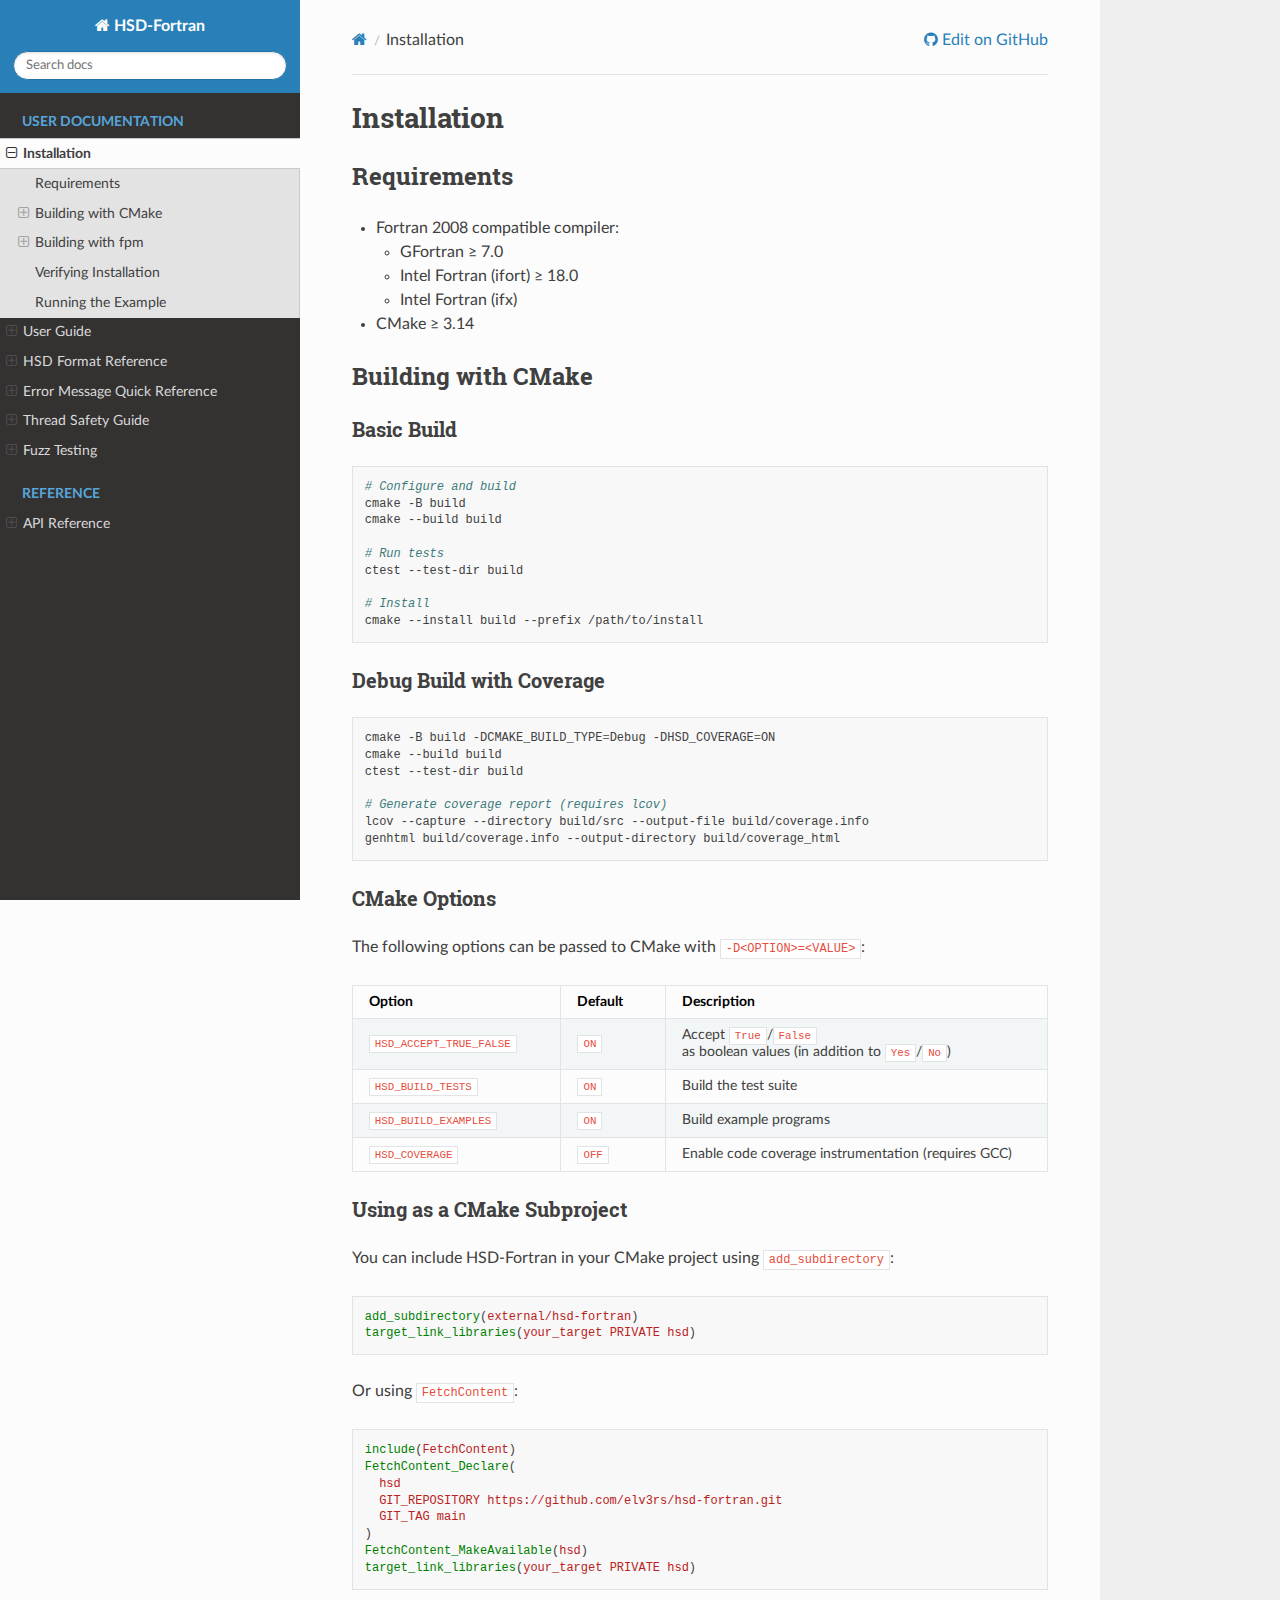
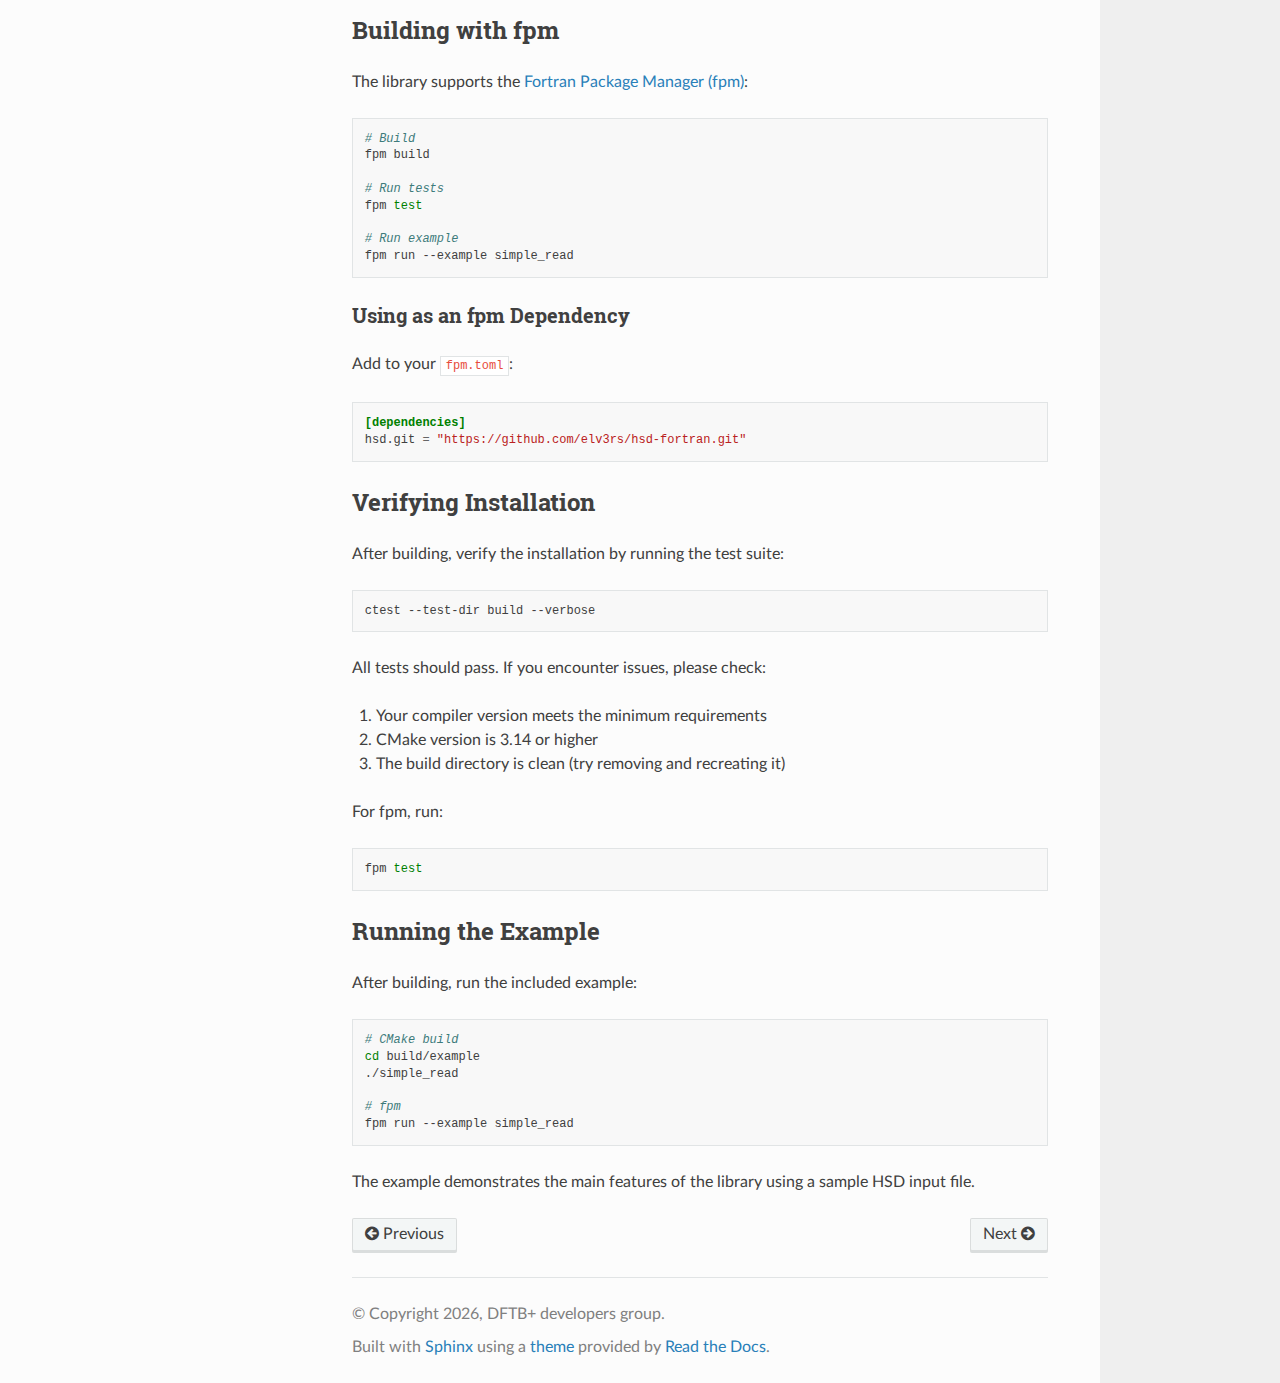
<file: public/installation.html>
<!DOCTYPE html>
<html class="writer-html5" lang="en" data-content_root="./">
<head>
  <meta charset="utf-8" /><meta name="viewport" content="width=device-width, initial-scale=1" />

  <meta name="viewport" content="width=device-width, initial-scale=1.0" />
  <title>Installation &mdash; HSD-Fortran 1.0.0 documentation</title>
      <link rel="stylesheet" type="text/css" href="_static/pygments.css?v=80d5e7a1" />
      <link rel="stylesheet" type="text/css" href="_static/css/theme.css?v=9edc463e" />

  
      <script src="_static/jquery.js?v=5d32c60e"></script>
      <script src="_static/_sphinx_javascript_frameworks_compat.js?v=2cd50e6c"></script>
      <script src="_static/documentation_options.js?v=8d563738"></script>
      <script src="_static/doctools.js?v=fd6eb6e6"></script>
      <script src="_static/sphinx_highlight.js?v=6ffebe34"></script>
    <script src="_static/js/theme.js"></script>
    <link rel="index" title="Index" href="genindex.html" />
    <link rel="search" title="Search" href="search.html" />
    <link rel="next" title="User Guide" href="user_guide.html" />
    <link rel="prev" title="HSD-Fortran Documentation" href="index.html" /> 
</head>

<body class="wy-body-for-nav"> 
  <div class="wy-grid-for-nav">
    <nav data-toggle="wy-nav-shift" class="wy-nav-side">
      <div class="wy-side-scroll">
        <div class="wy-side-nav-search" >

          
          
          <a href="index.html" class="icon icon-home">
            HSD-Fortran
          </a>
<div role="search">
  <form id="rtd-search-form" class="wy-form" action="search.html" method="get">
    <input type="text" name="q" placeholder="Search docs" aria-label="Search docs" />
    <input type="hidden" name="check_keywords" value="yes" />
    <input type="hidden" name="area" value="default" />
  </form>
</div>
        </div><div class="wy-menu wy-menu-vertical" data-spy="affix" role="navigation" aria-label="Navigation menu">
              <p class="caption" role="heading"><span class="caption-text">User Documentation</span></p>
<ul class="current">
<li class="toctree-l1 current"><a class="current reference internal" href="#">Installation</a><ul>
<li class="toctree-l2"><a class="reference internal" href="#requirements">Requirements</a></li>
<li class="toctree-l2"><a class="reference internal" href="#building-with-cmake">Building with CMake</a><ul>
<li class="toctree-l3"><a class="reference internal" href="#basic-build">Basic Build</a></li>
<li class="toctree-l3"><a class="reference internal" href="#debug-build-with-coverage">Debug Build with Coverage</a></li>
<li class="toctree-l3"><a class="reference internal" href="#cmake-options">CMake Options</a></li>
<li class="toctree-l3"><a class="reference internal" href="#using-as-a-cmake-subproject">Using as a CMake Subproject</a></li>
</ul>
</li>
<li class="toctree-l2"><a class="reference internal" href="#building-with-fpm">Building with fpm</a><ul>
<li class="toctree-l3"><a class="reference internal" href="#using-as-an-fpm-dependency">Using as an fpm Dependency</a></li>
</ul>
</li>
<li class="toctree-l2"><a class="reference internal" href="#verifying-installation">Verifying Installation</a></li>
<li class="toctree-l2"><a class="reference internal" href="#running-the-example">Running the Example</a></li>
</ul>
</li>
<li class="toctree-l1"><a class="reference internal" href="user_guide.html">User Guide</a><ul>
<li class="toctree-l2"><a class="reference internal" href="user_guide.html#basic-usage">Basic Usage</a><ul>
<li class="toctree-l3"><a class="reference internal" href="user_guide.html#loading-hsd-files">Loading HSD Files</a></li>
<li class="toctree-l3"><a class="reference internal" href="user_guide.html#accessing-values">Accessing Values</a></li>
<li class="toctree-l3"><a class="reference internal" href="user_guide.html#default-values">Default Values</a></li>
</ul>
</li>
<li class="toctree-l2"><a class="reference internal" href="user_guide.html#working-with-arrays">Working with Arrays</a><ul>
<li class="toctree-l3"><a class="reference internal" href="user_guide.html#working-with-matrices">Working with Matrices</a></li>
</ul>
</li>
<li class="toctree-l2"><a class="reference internal" href="user_guide.html#type-introspection">Type Introspection</a></li>
<li class="toctree-l2"><a class="reference internal" href="user_guide.html#working-with-attributes-units">Working with Attributes (Units)</a></li>
<li class="toctree-l2"><a class="reference internal" href="user_guide.html#modifying-trees">Modifying Trees</a></li>
<li class="toctree-l2"><a class="reference internal" href="user_guide.html#saving-hsd-files">Saving HSD Files</a></li>
<li class="toctree-l2"><a class="reference internal" href="user_guide.html#tree-operations">Tree Operations</a><ul>
<li class="toctree-l3"><a class="reference internal" href="user_guide.html#cloning-trees">Cloning Trees</a></li>
<li class="toctree-l3"><a class="reference internal" href="user_guide.html#merging-trees">Merging Trees</a></li>
</ul>
</li>
<li class="toctree-l2"><a class="reference internal" href="user_guide.html#iterating-children">Iterating Children</a></li>
<li class="toctree-l2"><a class="reference internal" href="user_guide.html#schema-validation">Schema Validation</a><ul>
<li class="toctree-l3"><a class="reference internal" href="user_guide.html#validation-helpers">Validation Helpers</a></li>
</ul>
</li>
<li class="toctree-l2"><a class="reference internal" href="user_guide.html#visitor-pattern">Visitor Pattern</a></li>
<li class="toctree-l2"><a class="reference internal" href="user_guide.html#best-practices">Best Practices</a></li>
<li class="toctree-l2"><a class="reference internal" href="user_guide.html#example-complete-configuration-parser">Example: Complete Configuration Parser</a></li>
</ul>
</li>
<li class="toctree-l1"><a class="reference internal" href="hsd_format.html">HSD Format Reference</a><ul>
<li class="toctree-l2"><a class="reference internal" href="hsd_format.html#basic-syntax">Basic Syntax</a><ul>
<li class="toctree-l3"><a class="reference internal" href="hsd_format.html#structure">Structure</a></li>
<li class="toctree-l3"><a class="reference internal" href="hsd_format.html#comments">Comments</a></li>
</ul>
</li>
<li class="toctree-l2"><a class="reference internal" href="hsd_format.html#data-types">Data Types</a><ul>
<li class="toctree-l3"><a class="reference internal" href="hsd_format.html#strings">Strings</a></li>
<li class="toctree-l3"><a class="reference internal" href="hsd_format.html#integers">Integers</a></li>
<li class="toctree-l3"><a class="reference internal" href="hsd_format.html#real-numbers">Real Numbers</a></li>
<li class="toctree-l3"><a class="reference internal" href="hsd_format.html#booleans">Booleans</a></li>
<li class="toctree-l3"><a class="reference internal" href="hsd_format.html#arrays">Arrays</a></li>
<li class="toctree-l3"><a class="reference internal" href="hsd_format.html#complex-numbers">Complex Numbers</a></li>
<li class="toctree-l3"><a class="reference internal" href="hsd_format.html#matrices-multi-line-data">Matrices (Multi-line Data)</a></li>
</ul>
</li>
<li class="toctree-l2"><a class="reference internal" href="hsd_format.html#advanced-syntax">Advanced Syntax</a><ul>
<li class="toctree-l3"><a class="reference internal" href="hsd_format.html#typed-blocks-short-form">Typed Blocks (Short Form)</a></li>
<li class="toctree-l3"><a class="reference internal" href="hsd_format.html#attributes-units">Attributes (Units)</a></li>
<li class="toctree-l3"><a class="reference internal" href="hsd_format.html#file-includes">File Includes</a><ul>
<li class="toctree-l4"><a class="reference internal" href="hsd_format.html#include-path-resolution">Include Path Resolution</a></li>
</ul>
</li>
</ul>
</li>
<li class="toctree-l2"><a class="reference internal" href="hsd_format.html#escaping-and-special-characters">Escaping and Special Characters</a><ul>
<li class="toctree-l3"><a class="reference internal" href="hsd_format.html#quoted-strings">Quoted Strings</a></li>
<li class="toctree-l3"><a class="reference internal" href="hsd_format.html#identifier-rules">Identifier Rules</a></li>
<li class="toctree-l3"><a class="reference internal" href="hsd_format.html#duplicate-keys">Duplicate Keys</a></li>
</ul>
</li>
<li class="toctree-l2"><a class="reference internal" href="hsd_format.html#grammar-summary">Grammar Summary</a></li>
<li class="toctree-l2"><a class="reference internal" href="hsd_format.html#error-messages">Error Messages</a></li>
<li class="toctree-l2"><a class="reference internal" href="hsd_format.html#compatibility-notes">Compatibility Notes</a><ul>
<li class="toctree-l3"><a class="reference internal" href="hsd_format.html#dftb-compatibility">DFTB+ Compatibility</a></li>
<li class="toctree-l3"><a class="reference internal" href="hsd_format.html#differences-from-json-yaml">Differences from JSON/YAML</a></li>
</ul>
</li>
</ul>
</li>
<li class="toctree-l1"><a class="reference internal" href="error_handling.html">Error Message Quick Reference</a><ul>
<li class="toctree-l2"><a class="reference internal" href="error_handling.html#error-type-structure">Error Type Structure</a></li>
<li class="toctree-l2"><a class="reference internal" href="error_handling.html#creating-errors-with-context">Creating Errors with Context</a><ul>
<li class="toctree-l3"><a class="reference internal" href="error_handling.html#basic-error">Basic Error</a></li>
<li class="toctree-l3"><a class="reference internal" href="error_handling.html#error-with-full-context">Error with Full Context</a></li>
<li class="toctree-l3"><a class="reference internal" href="error_handling.html#syntax-error-helper">Syntax Error Helper</a></li>
<li class="toctree-l3"><a class="reference internal" href="error_handling.html#type-error-helper">Type Error Helper</a></li>
</ul>
</li>
<li class="toctree-l2"><a class="reference internal" href="error_handling.html#error-codes">Error Codes</a></li>
<li class="toctree-l2"><a class="reference internal" href="error_handling.html#usage-examples">Usage Examples</a><ul>
<li class="toctree-l3"><a class="reference internal" href="error_handling.html#handling-errors">Handling Errors</a></li>
<li class="toctree-l3"><a class="reference internal" href="error_handling.html#error-output-format">Error Output Format</a></li>
</ul>
</li>
<li class="toctree-l2"><a class="reference internal" href="error_handling.html#common-error-scenarios">Common Error Scenarios</a><ul>
<li class="toctree-l3"><a class="reference internal" href="error_handling.html#unclosed-bracket">Unclosed Bracket</a></li>
<li class="toctree-l3"><a class="reference internal" href="error_handling.html#include-cycle">Include Cycle</a></li>
<li class="toctree-l3"><a class="reference internal" href="error_handling.html#file-not-found">File Not Found</a></li>
<li class="toctree-l3"><a class="reference internal" href="error_handling.html#type-mismatch">Type Mismatch</a></li>
</ul>
</li>
<li class="toctree-l2"><a class="reference internal" href="error_handling.html#best-practices">Best Practices</a></li>
<li class="toctree-l2"><a class="reference internal" href="error_handling.html#coding-conventions-for-stat-parameters">Coding Conventions for <code class="docutils literal notranslate"><span class="pre">stat</span></code> Parameters</a><ul>
<li class="toctree-l3"><a class="reference internal" href="error_handling.html#the-pattern">The Pattern</a></li>
<li class="toctree-l3"><a class="reference internal" href="error_handling.html#recommended-approaches">Recommended Approaches</a></li>
<li class="toctree-l3"><a class="reference internal" href="error_handling.html#common-mistakes-to-avoid">Common Mistakes to Avoid</a></li>
<li class="toctree-l3"><a class="reference internal" href="error_handling.html#using-local-status-variables">Using Local Status Variables</a></li>
</ul>
</li>
</ul>
</li>
<li class="toctree-l1"><a class="reference internal" href="thread_safety.html">Thread Safety Guide</a><ul>
<li class="toctree-l2"><a class="reference internal" href="thread_safety.html#overview">Overview</a></li>
<li class="toctree-l2"><a class="reference internal" href="thread_safety.html#thread-safety-summary">Thread Safety Summary</a></li>
<li class="toctree-l2"><a class="reference internal" href="thread_safety.html#detailed-analysis">Detailed Analysis</a><ul>
<li class="toctree-l3"><a class="reference internal" href="thread_safety.html#safe-operations-no-synchronization-needed">Safe Operations (No Synchronization Needed)</a></li>
<li class="toctree-l3"><a class="reference internal" href="thread_safety.html#unsafe-operations-require-external-synchronization">Unsafe Operations (Require External Synchronization)</a></li>
</ul>
</li>
<li class="toctree-l2"><a class="reference internal" href="thread_safety.html#module-specific-notes">Module-Specific Notes</a><ul>
<li class="toctree-l3"><a class="reference internal" href="thread_safety.html#hsd-types">hsd_types</a></li>
<li class="toctree-l3"><a class="reference internal" href="thread_safety.html#hsd-parser">hsd_parser</a></li>
<li class="toctree-l3"><a class="reference internal" href="thread_safety.html#hsd-formatter">hsd_formatter</a></li>
<li class="toctree-l3"><a class="reference internal" href="thread_safety.html#hsd-schema">hsd_schema</a></li>
<li class="toctree-l3"><a class="reference internal" href="thread_safety.html#hsd-hash-table">hsd_hash_table</a></li>
</ul>
</li>
<li class="toctree-l2"><a class="reference internal" href="thread_safety.html#openmp-considerations">OpenMP Considerations</a></li>
<li class="toctree-l2"><a class="reference internal" href="thread_safety.html#coarray-fortran-considerations">Coarray Fortran Considerations</a></li>
<li class="toctree-l2"><a class="reference internal" href="thread_safety.html#recommendations">Recommendations</a></li>
<li class="toctree-l2"><a class="reference internal" href="thread_safety.html#future-considerations">Future Considerations</a></li>
<li class="toctree-l2"><a class="reference internal" href="thread_safety.html#implementation-notes">Implementation Notes</a><ul>
<li class="toctree-l3"><a class="reference internal" href="thread_safety.html#why-no-built-in-synchronization">Why No Built-in Synchronization?</a></li>
<li class="toctree-l3"><a class="reference internal" href="thread_safety.html#hash-table-thread-safety">Hash Table Thread Safety</a></li>
</ul>
</li>
</ul>
</li>
<li class="toctree-l1"><a class="reference internal" href="fuzzing.html">Fuzz Testing</a><ul>
<li class="toctree-l2"><a class="reference internal" href="fuzzing.html#prerequisites">Prerequisites</a></li>
<li class="toctree-l2"><a class="reference internal" href="fuzzing.html#building-the-fuzz-target">Building the Fuzz Target</a></li>
<li class="toctree-l2"><a class="reference internal" href="fuzzing.html#running-the-fuzzer">Running the Fuzzer</a><ul>
<li class="toctree-l3"><a class="reference internal" href="fuzzing.html#basic-usage">Basic Usage</a></li>
<li class="toctree-l3"><a class="reference internal" href="fuzzing.html#using-the-dictionary">Using the Dictionary</a></li>
<li class="toctree-l3"><a class="reference internal" href="fuzzing.html#parallel-fuzzing">Parallel Fuzzing</a></li>
</ul>
</li>
<li class="toctree-l2"><a class="reference internal" href="fuzzing.html#understanding-output">Understanding Output</a><ul>
<li class="toctree-l3"><a class="reference internal" href="fuzzing.html#reproducing-issues">Reproducing Issues</a></li>
</ul>
</li>
<li class="toctree-l2"><a class="reference internal" href="fuzzing.html#corpus-management">Corpus Management</a><ul>
<li class="toctree-l3"><a class="reference internal" href="fuzzing.html#minimizing-the-corpus">Minimizing the Corpus</a></li>
<li class="toctree-l3"><a class="reference internal" href="fuzzing.html#minimizing-a-crash">Minimizing a Crash</a></li>
</ul>
</li>
<li class="toctree-l2"><a class="reference internal" href="fuzzing.html#seed-corpus">Seed Corpus</a></li>
<li class="toctree-l2"><a class="reference internal" href="fuzzing.html#troubleshooting">Troubleshooting</a><ul>
<li class="toctree-l3"><a class="reference internal" href="fuzzing.html#afl-qemu-trace-not-found">“afl-qemu-trace not found”</a></li>
<li class="toctree-l3"><a class="reference internal" href="fuzzing.html#hmm-your-system-is-configured-to-send-core-dump-notifications">“Hmm, your system is configured to send core dump notifications”</a></li>
<li class="toctree-l3"><a class="reference internal" href="fuzzing.html#low-execution-speed">Low Execution Speed</a></li>
<li class="toctree-l3"><a class="reference internal" href="fuzzing.html#afl-shows-0-paths">AFL++ Shows 0 Paths</a></li>
</ul>
</li>
</ul>
</li>
</ul>
<p class="caption" role="heading"><span class="caption-text">Reference</span></p>
<ul>
<li class="toctree-l1"><a class="reference internal" href="api.html">API Reference</a><ul>
<li class="toctree-l2"><a class="reference internal" href="api.html#module-hsd">Module: hsd</a></li>
<li class="toctree-l2"><a class="reference internal" href="api.html#types">Types</a><ul>
<li class="toctree-l3"><a class="reference internal" href="api.html#core-types">Core Types</a><ul>
<li class="toctree-l4"><a class="reference internal" href="api.html#hsd-table"><code class="docutils literal notranslate"><span class="pre">hsd_table</span></code></a></li>
<li class="toctree-l4"><a class="reference internal" href="api.html#hsd-value"><code class="docutils literal notranslate"><span class="pre">hsd_value</span></code></a></li>
<li class="toctree-l4"><a class="reference internal" href="api.html#hsd-error-t"><code class="docutils literal notranslate"><span class="pre">hsd_error_t</span></code></a></li>
<li class="toctree-l4"><a class="reference internal" href="api.html#hsd-iterator"><code class="docutils literal notranslate"><span class="pre">hsd_iterator</span></code></a></li>
<li class="toctree-l4"><a class="reference internal" href="api.html#hsd-schema-t"><code class="docutils literal notranslate"><span class="pre">hsd_schema_t</span></code></a></li>
<li class="toctree-l4"><a class="reference internal" href="api.html#hsd-visitor-t"><code class="docutils literal notranslate"><span class="pre">hsd_visitor_t</span></code></a></li>
</ul>
</li>
<li class="toctree-l3"><a class="reference internal" href="api.html#precision-constants">Precision Constants</a></li>
<li class="toctree-l3"><a class="reference internal" href="api.html#value-type-constants">Value Type Constants</a></li>
<li class="toctree-l3"><a class="reference internal" href="api.html#error-codes">Error Codes</a></li>
<li class="toctree-l3"><a class="reference internal" href="api.html#schema-constants">Schema Constants</a></li>
</ul>
</li>
<li class="toctree-l2"><a class="reference internal" href="api.html#i-o-procedures">I/O Procedures</a><ul>
<li class="toctree-l3"><a class="reference internal" href="api.html#hsd-load">hsd_load</a></li>
<li class="toctree-l3"><a class="reference internal" href="api.html#hsd-load-string">hsd_load_string</a></li>
<li class="toctree-l3"><a class="reference internal" href="api.html#hsd-dump">hsd_dump</a></li>
<li class="toctree-l3"><a class="reference internal" href="api.html#hsd-dump-to-string">hsd_dump_to_string</a></li>
</ul>
</li>
<li class="toctree-l2"><a class="reference internal" href="api.html#accessor-procedures">Accessor Procedures</a><ul>
<li class="toctree-l3"><a class="reference internal" href="api.html#hsd-get">hsd_get</a></li>
<li class="toctree-l3"><a class="reference internal" href="api.html#hsd-get-or">hsd_get_or</a></li>
<li class="toctree-l3"><a class="reference internal" href="api.html#hsd-get-matrix">hsd_get_matrix</a></li>
<li class="toctree-l3"><a class="reference internal" href="api.html#hsd-get-inline-text">hsd_get_inline_text</a></li>
</ul>
</li>
<li class="toctree-l2"><a class="reference internal" href="api.html#query-procedures">Query Procedures</a><ul>
<li class="toctree-l3"><a class="reference internal" href="api.html#hsd-has-child">hsd_has_child</a></li>
<li class="toctree-l3"><a class="reference internal" href="api.html#hsd-is-table">hsd_is_table</a></li>
<li class="toctree-l3"><a class="reference internal" href="api.html#hsd-is-value">hsd_is_value</a></li>
<li class="toctree-l3"><a class="reference internal" href="api.html#hsd-is-array">hsd_is_array</a></li>
<li class="toctree-l3"><a class="reference internal" href="api.html#hsd-child-count">hsd_child_count</a></li>
<li class="toctree-l3"><a class="reference internal" href="api.html#hsd-get-keys">hsd_get_keys</a></li>
<li class="toctree-l3"><a class="reference internal" href="api.html#hsd-get-type">hsd_get_type</a></li>
<li class="toctree-l3"><a class="reference internal" href="api.html#hsd-get-attrib">hsd_get_attrib</a></li>
<li class="toctree-l3"><a class="reference internal" href="api.html#hsd-has-attrib">hsd_has_attrib</a></li>
<li class="toctree-l3"><a class="reference internal" href="api.html#hsd-get-child">hsd_get_child</a></li>
<li class="toctree-l3"><a class="reference internal" href="api.html#hsd-get-table">hsd_get_table</a></li>
<li class="toctree-l3"><a class="reference internal" href="api.html#hsd-has-value-children">hsd_has_value_children</a></li>
<li class="toctree-l3"><a class="reference internal" href="api.html#hsd-get-name">hsd_get_name</a></li>
</ul>
</li>
<li class="toctree-l2"><a class="reference internal" href="api.html#mutation-procedures">Mutation Procedures</a><ul>
<li class="toctree-l3"><a class="reference internal" href="api.html#hsd-set">hsd_set</a></li>
<li class="toctree-l3"><a class="reference internal" href="api.html#hsd-remove-child">hsd_remove_child</a></li>
</ul>
</li>
<li class="toctree-l2"><a class="reference internal" href="api.html#tree-operations">Tree Operations</a><ul>
<li class="toctree-l3"><a class="reference internal" href="api.html#hsd-clone">hsd_clone</a></li>
<li class="toctree-l3"><a class="reference internal" href="api.html#hsd-merge">hsd_merge</a></li>
</ul>
</li>
<li class="toctree-l2"><a class="reference internal" href="api.html#validation-procedures">Validation Procedures</a><ul>
<li class="toctree-l3"><a class="reference internal" href="api.html#hsd-require">hsd_require</a></li>
<li class="toctree-l3"><a class="reference internal" href="api.html#hsd-validate-range">hsd_validate_range</a></li>
<li class="toctree-l3"><a class="reference internal" href="api.html#hsd-validate-one-of">hsd_validate_one_of</a></li>
<li class="toctree-l3"><a class="reference internal" href="api.html#hsd-get-with-unit">hsd_get_with_unit</a></li>
</ul>
</li>
<li class="toctree-l2"><a class="reference internal" href="api.html#schema-validation">Schema Validation</a><ul>
<li class="toctree-l3"><a class="reference internal" href="api.html#schema-init">schema_init</a></li>
<li class="toctree-l3"><a class="reference internal" href="api.html#schema-destroy">schema_destroy</a></li>
<li class="toctree-l3"><a class="reference internal" href="api.html#schema-add-field">schema_add_field</a></li>
<li class="toctree-l3"><a class="reference internal" href="api.html#schema-add-field-enum">schema_add_field_enum</a></li>
<li class="toctree-l3"><a class="reference internal" href="api.html#schema-validate">schema_validate</a></li>
<li class="toctree-l3"><a class="reference internal" href="api.html#schema-validate-strict">schema_validate_strict</a></li>
</ul>
</li>
<li class="toctree-l2"><a class="reference internal" href="api.html#visitor-pattern">Visitor Pattern</a><ul>
<li class="toctree-l3"><a class="reference internal" href="api.html#hsd-accept">hsd_accept</a></li>
</ul>
</li>
<li class="toctree-l2"><a class="reference internal" href="api.html#constructor-functions">Constructor Functions</a><ul>
<li class="toctree-l3"><a class="reference internal" href="api.html#new-table">new_table</a></li>
<li class="toctree-l3"><a class="reference internal" href="api.html#new-value">new_value</a></li>
</ul>
</li>
</ul>
</li>
</ul>

        </div>
      </div>
    </nav>

    <section data-toggle="wy-nav-shift" class="wy-nav-content-wrap"><nav class="wy-nav-top" aria-label="Mobile navigation menu" >
          <i data-toggle="wy-nav-top" class="fa fa-bars"></i>
          <a href="index.html">HSD-Fortran</a>
      </nav>

      <div class="wy-nav-content">
        <div class="rst-content">
          <div role="navigation" aria-label="Page navigation">
  <ul class="wy-breadcrumbs">
      <li><a href="index.html" class="icon icon-home" aria-label="Home"></a></li>
      <li class="breadcrumb-item active">Installation</li>
      <li class="wy-breadcrumbs-aside">
              <a href="https://github.com/elv3rs/hsd-fortran/blob/main/docs/installation.rst" class="fa fa-github"> Edit on GitHub</a>
      </li>
  </ul>
  <hr/>
</div>
          <div role="main" class="document" itemscope="itemscope" itemtype="http://schema.org/Article">
           <div itemprop="articleBody">
             
  <section id="installation">
<h1>Installation<a class="headerlink" href="#installation" title="Link to this heading"></a></h1>
<section id="requirements">
<h2>Requirements<a class="headerlink" href="#requirements" title="Link to this heading"></a></h2>
<ul class="simple">
<li><p>Fortran 2008 compatible compiler:</p>
<ul>
<li><p>GFortran ≥ 7.0</p></li>
<li><p>Intel Fortran (ifort) ≥ 18.0</p></li>
<li><p>Intel Fortran (ifx)</p></li>
</ul>
</li>
<li><p>CMake ≥ 3.14</p></li>
</ul>
</section>
<section id="building-with-cmake">
<h2>Building with CMake<a class="headerlink" href="#building-with-cmake" title="Link to this heading"></a></h2>
<section id="basic-build">
<h3>Basic Build<a class="headerlink" href="#basic-build" title="Link to this heading"></a></h3>
<div class="highlight-bash notranslate"><div class="highlight"><pre><span></span><span class="c1"># Configure and build</span>
cmake<span class="w"> </span>-B<span class="w"> </span>build
cmake<span class="w"> </span>--build<span class="w"> </span>build

<span class="c1"># Run tests</span>
ctest<span class="w"> </span>--test-dir<span class="w"> </span>build

<span class="c1"># Install</span>
cmake<span class="w"> </span>--install<span class="w"> </span>build<span class="w"> </span>--prefix<span class="w"> </span>/path/to/install
</pre></div>
</div>
</section>
<section id="debug-build-with-coverage">
<h3>Debug Build with Coverage<a class="headerlink" href="#debug-build-with-coverage" title="Link to this heading"></a></h3>
<div class="highlight-bash notranslate"><div class="highlight"><pre><span></span>cmake<span class="w"> </span>-B<span class="w"> </span>build<span class="w"> </span>-DCMAKE_BUILD_TYPE<span class="o">=</span>Debug<span class="w"> </span>-DHSD_COVERAGE<span class="o">=</span>ON
cmake<span class="w"> </span>--build<span class="w"> </span>build
ctest<span class="w"> </span>--test-dir<span class="w"> </span>build

<span class="c1"># Generate coverage report (requires lcov)</span>
lcov<span class="w"> </span>--capture<span class="w"> </span>--directory<span class="w"> </span>build/src<span class="w"> </span>--output-file<span class="w"> </span>build/coverage.info
genhtml<span class="w"> </span>build/coverage.info<span class="w"> </span>--output-directory<span class="w"> </span>build/coverage_html
</pre></div>
</div>
</section>
<section id="cmake-options">
<h3>CMake Options<a class="headerlink" href="#cmake-options" title="Link to this heading"></a></h3>
<p>The following options can be passed to CMake with <code class="docutils literal notranslate"><span class="pre">-D&lt;OPTION&gt;=&lt;VALUE&gt;</span></code>:</p>
<table class="docutils align-default">
<colgroup>
<col style="width: 30.0%" />
<col style="width: 15.0%" />
<col style="width: 55.0%" />
</colgroup>
<thead>
<tr class="row-odd"><th class="head"><p>Option</p></th>
<th class="head"><p>Default</p></th>
<th class="head"><p>Description</p></th>
</tr>
</thead>
<tbody>
<tr class="row-even"><td><p><code class="docutils literal notranslate"><span class="pre">HSD_ACCEPT_TRUE_FALSE</span></code></p></td>
<td><p><code class="docutils literal notranslate"><span class="pre">ON</span></code></p></td>
<td><p>Accept <code class="docutils literal notranslate"><span class="pre">True</span></code>/<code class="docutils literal notranslate"><span class="pre">False</span></code> as boolean values (in addition to <code class="docutils literal notranslate"><span class="pre">Yes</span></code>/<code class="docutils literal notranslate"><span class="pre">No</span></code>)</p></td>
</tr>
<tr class="row-odd"><td><p><code class="docutils literal notranslate"><span class="pre">HSD_BUILD_TESTS</span></code></p></td>
<td><p><code class="docutils literal notranslate"><span class="pre">ON</span></code></p></td>
<td><p>Build the test suite</p></td>
</tr>
<tr class="row-even"><td><p><code class="docutils literal notranslate"><span class="pre">HSD_BUILD_EXAMPLES</span></code></p></td>
<td><p><code class="docutils literal notranslate"><span class="pre">ON</span></code></p></td>
<td><p>Build example programs</p></td>
</tr>
<tr class="row-odd"><td><p><code class="docutils literal notranslate"><span class="pre">HSD_COVERAGE</span></code></p></td>
<td><p><code class="docutils literal notranslate"><span class="pre">OFF</span></code></p></td>
<td><p>Enable code coverage instrumentation (requires GCC)</p></td>
</tr>
</tbody>
</table>
</section>
<section id="using-as-a-cmake-subproject">
<h3>Using as a CMake Subproject<a class="headerlink" href="#using-as-a-cmake-subproject" title="Link to this heading"></a></h3>
<p>You can include HSD-Fortran in your CMake project using <code class="docutils literal notranslate"><span class="pre">add_subdirectory</span></code>:</p>
<div class="highlight-cmake notranslate"><div class="highlight"><pre><span></span><span class="nb">add_subdirectory</span><span class="p">(</span><span class="s">external/hsd-fortran</span><span class="p">)</span>
<span class="nb">target_link_libraries</span><span class="p">(</span><span class="s">your_target</span><span class="w"> </span><span class="s">PRIVATE</span><span class="w"> </span><span class="s">hsd</span><span class="p">)</span>
</pre></div>
</div>
<p>Or using <code class="docutils literal notranslate"><span class="pre">FetchContent</span></code>:</p>
<div class="highlight-cmake notranslate"><div class="highlight"><pre><span></span><span class="nb">include</span><span class="p">(</span><span class="s">FetchContent</span><span class="p">)</span>
<span class="nb">FetchContent_Declare</span><span class="p">(</span>
<span class="w">  </span><span class="s">hsd</span>
<span class="w">  </span><span class="s">GIT_REPOSITORY</span><span class="w"> </span><span class="s">https://github.com/elv3rs/hsd-fortran.git</span>
<span class="w">  </span><span class="s">GIT_TAG</span><span class="w"> </span><span class="s">main</span>
<span class="p">)</span>
<span class="nb">FetchContent_MakeAvailable</span><span class="p">(</span><span class="s">hsd</span><span class="p">)</span>
<span class="nb">target_link_libraries</span><span class="p">(</span><span class="s">your_target</span><span class="w"> </span><span class="s">PRIVATE</span><span class="w"> </span><span class="s">hsd</span><span class="p">)</span>
</pre></div>
</div>
</section>
</section>
<section id="building-with-fpm">
<h2>Building with fpm<a class="headerlink" href="#building-with-fpm" title="Link to this heading"></a></h2>
<p>The library supports the <a class="reference external" href="https://fpm.fortran-lang.org/">Fortran Package Manager (fpm)</a>:</p>
<div class="highlight-bash notranslate"><div class="highlight"><pre><span></span><span class="c1"># Build</span>
fpm<span class="w"> </span>build

<span class="c1"># Run tests</span>
fpm<span class="w"> </span><span class="nb">test</span>

<span class="c1"># Run example</span>
fpm<span class="w"> </span>run<span class="w"> </span>--example<span class="w"> </span>simple_read
</pre></div>
</div>
<section id="using-as-an-fpm-dependency">
<h3>Using as an fpm Dependency<a class="headerlink" href="#using-as-an-fpm-dependency" title="Link to this heading"></a></h3>
<p>Add to your <code class="docutils literal notranslate"><span class="pre">fpm.toml</span></code>:</p>
<div class="highlight-toml notranslate"><div class="highlight"><pre><span></span><span class="k">[dependencies]</span>
<span class="n">hsd</span><span class="p">.</span><span class="n">git</span><span class="w"> </span><span class="o">=</span><span class="w"> </span><span class="s2">&quot;https://github.com/elv3rs/hsd-fortran.git&quot;</span>
</pre></div>
</div>
</section>
</section>
<section id="verifying-installation">
<h2>Verifying Installation<a class="headerlink" href="#verifying-installation" title="Link to this heading"></a></h2>
<p>After building, verify the installation by running the test suite:</p>
<div class="highlight-bash notranslate"><div class="highlight"><pre><span></span>ctest<span class="w"> </span>--test-dir<span class="w"> </span>build<span class="w"> </span>--verbose
</pre></div>
</div>
<p>All tests should pass. If you encounter issues, please check:</p>
<ol class="arabic simple">
<li><p>Your compiler version meets the minimum requirements</p></li>
<li><p>CMake version is 3.14 or higher</p></li>
<li><p>The build directory is clean (try removing and recreating it)</p></li>
</ol>
<p>For fpm, run:</p>
<div class="highlight-bash notranslate"><div class="highlight"><pre><span></span>fpm<span class="w"> </span><span class="nb">test</span>
</pre></div>
</div>
</section>
<section id="running-the-example">
<h2>Running the Example<a class="headerlink" href="#running-the-example" title="Link to this heading"></a></h2>
<p>After building, run the included example:</p>
<div class="highlight-bash notranslate"><div class="highlight"><pre><span></span><span class="c1"># CMake build</span>
<span class="nb">cd</span><span class="w"> </span>build/example
./simple_read

<span class="c1"># fpm</span>
fpm<span class="w"> </span>run<span class="w"> </span>--example<span class="w"> </span>simple_read
</pre></div>
</div>
<p>The example demonstrates the main features of the library using a sample HSD input file.</p>
</section>
</section>


           </div>
          </div>
          <footer><div class="rst-footer-buttons" role="navigation" aria-label="Footer">
        <a href="index.html" class="btn btn-neutral float-left" title="HSD-Fortran Documentation" accesskey="p" rel="prev"><span class="fa fa-arrow-circle-left" aria-hidden="true"></span> Previous</a>
        <a href="user_guide.html" class="btn btn-neutral float-right" title="User Guide" accesskey="n" rel="next">Next <span class="fa fa-arrow-circle-right" aria-hidden="true"></span></a>
    </div>

  <hr/>

  <div role="contentinfo">
    <p>&#169; Copyright 2026, DFTB+ developers group.</p>
  </div>

  Built with <a href="https://www.sphinx-doc.org/">Sphinx</a> using a
    <a href="https://github.com/readthedocs/sphinx_rtd_theme">theme</a>
    provided by <a href="https://readthedocs.org">Read the Docs</a>.
   

</footer>
        </div>
      </div>
    </section>
  </div>
  <script>
      jQuery(function () {
          SphinxRtdTheme.Navigation.enable(true);
      });
  </script> 

</body>
</html>
</file>
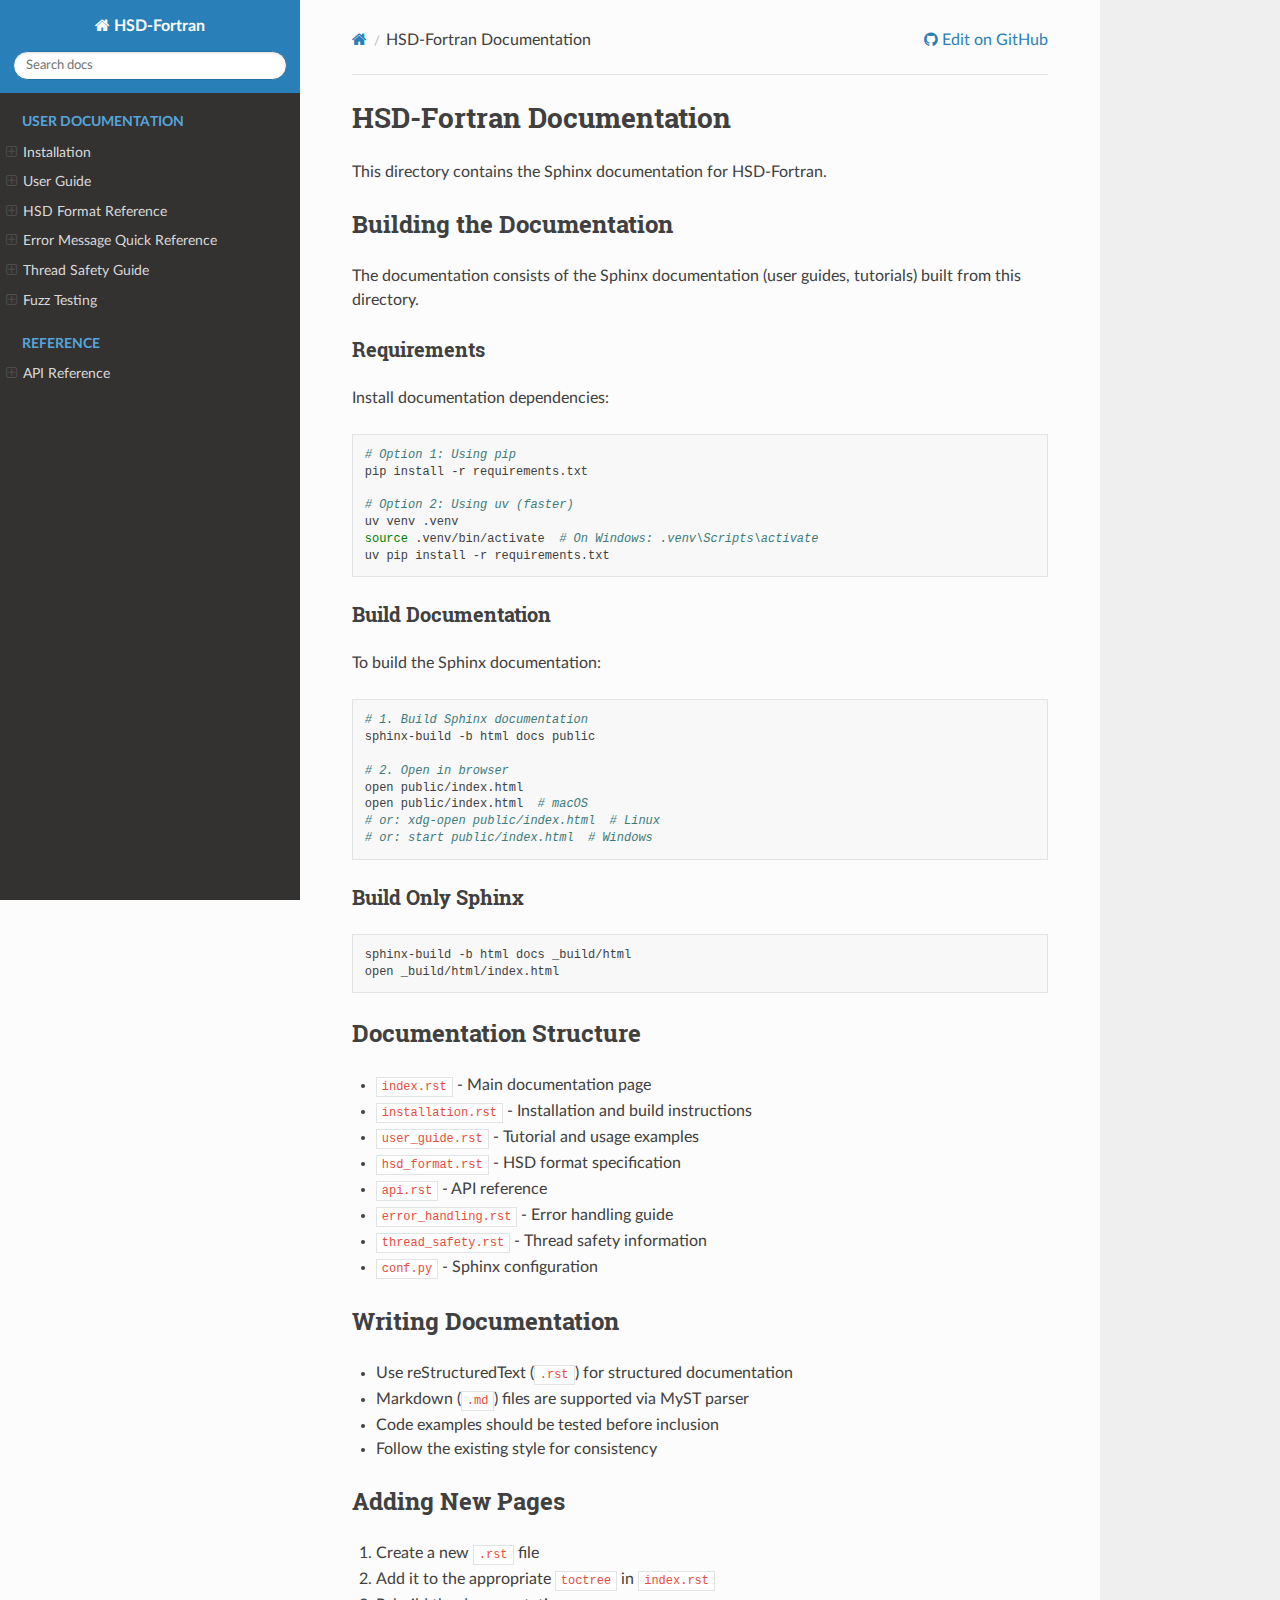
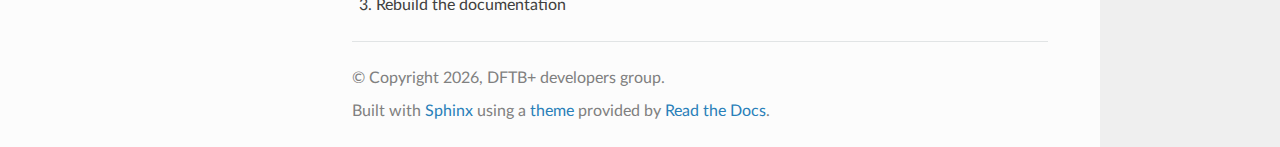
<file: public/README.html>
<!DOCTYPE html>
<html class="writer-html5" lang="en" data-content_root="./">
<head>
  <meta charset="utf-8" /><meta name="viewport" content="width=device-width, initial-scale=1" />

  <meta name="viewport" content="width=device-width, initial-scale=1.0" />
  <title>HSD-Fortran Documentation &mdash; HSD-Fortran 1.0.0 documentation</title>
      <link rel="stylesheet" type="text/css" href="_static/pygments.css?v=80d5e7a1" />
      <link rel="stylesheet" type="text/css" href="_static/css/theme.css?v=9edc463e" />

  
      <script src="_static/jquery.js?v=5d32c60e"></script>
      <script src="_static/_sphinx_javascript_frameworks_compat.js?v=2cd50e6c"></script>
      <script src="_static/documentation_options.js?v=8d563738"></script>
      <script src="_static/doctools.js?v=fd6eb6e6"></script>
      <script src="_static/sphinx_highlight.js?v=6ffebe34"></script>
    <script src="_static/js/theme.js"></script>
    <link rel="index" title="Index" href="genindex.html" />
    <link rel="search" title="Search" href="search.html" /> 
</head>

<body class="wy-body-for-nav"> 
  <div class="wy-grid-for-nav">
    <nav data-toggle="wy-nav-shift" class="wy-nav-side">
      <div class="wy-side-scroll">
        <div class="wy-side-nav-search" >

          
          
          <a href="index.html" class="icon icon-home">
            HSD-Fortran
          </a>
<div role="search">
  <form id="rtd-search-form" class="wy-form" action="search.html" method="get">
    <input type="text" name="q" placeholder="Search docs" aria-label="Search docs" />
    <input type="hidden" name="check_keywords" value="yes" />
    <input type="hidden" name="area" value="default" />
  </form>
</div>
        </div><div class="wy-menu wy-menu-vertical" data-spy="affix" role="navigation" aria-label="Navigation menu">
              <p class="caption" role="heading"><span class="caption-text">User Documentation</span></p>
<ul>
<li class="toctree-l1"><a class="reference internal" href="installation.html">Installation</a><ul>
<li class="toctree-l2"><a class="reference internal" href="installation.html#requirements">Requirements</a></li>
<li class="toctree-l2"><a class="reference internal" href="installation.html#building-with-cmake">Building with CMake</a><ul>
<li class="toctree-l3"><a class="reference internal" href="installation.html#basic-build">Basic Build</a></li>
<li class="toctree-l3"><a class="reference internal" href="installation.html#debug-build-with-coverage">Debug Build with Coverage</a></li>
<li class="toctree-l3"><a class="reference internal" href="installation.html#cmake-options">CMake Options</a></li>
<li class="toctree-l3"><a class="reference internal" href="installation.html#using-as-a-cmake-subproject">Using as a CMake Subproject</a></li>
</ul>
</li>
<li class="toctree-l2"><a class="reference internal" href="installation.html#building-with-fpm">Building with fpm</a><ul>
<li class="toctree-l3"><a class="reference internal" href="installation.html#using-as-an-fpm-dependency">Using as an fpm Dependency</a></li>
</ul>
</li>
<li class="toctree-l2"><a class="reference internal" href="installation.html#verifying-installation">Verifying Installation</a></li>
<li class="toctree-l2"><a class="reference internal" href="installation.html#running-the-example">Running the Example</a></li>
</ul>
</li>
<li class="toctree-l1"><a class="reference internal" href="user_guide.html">User Guide</a><ul>
<li class="toctree-l2"><a class="reference internal" href="user_guide.html#basic-usage">Basic Usage</a><ul>
<li class="toctree-l3"><a class="reference internal" href="user_guide.html#loading-hsd-files">Loading HSD Files</a></li>
<li class="toctree-l3"><a class="reference internal" href="user_guide.html#accessing-values">Accessing Values</a></li>
<li class="toctree-l3"><a class="reference internal" href="user_guide.html#default-values">Default Values</a></li>
</ul>
</li>
<li class="toctree-l2"><a class="reference internal" href="user_guide.html#working-with-arrays">Working with Arrays</a><ul>
<li class="toctree-l3"><a class="reference internal" href="user_guide.html#working-with-matrices">Working with Matrices</a></li>
</ul>
</li>
<li class="toctree-l2"><a class="reference internal" href="user_guide.html#type-introspection">Type Introspection</a></li>
<li class="toctree-l2"><a class="reference internal" href="user_guide.html#working-with-attributes-units">Working with Attributes (Units)</a></li>
<li class="toctree-l2"><a class="reference internal" href="user_guide.html#modifying-trees">Modifying Trees</a></li>
<li class="toctree-l2"><a class="reference internal" href="user_guide.html#saving-hsd-files">Saving HSD Files</a></li>
<li class="toctree-l2"><a class="reference internal" href="user_guide.html#tree-operations">Tree Operations</a><ul>
<li class="toctree-l3"><a class="reference internal" href="user_guide.html#cloning-trees">Cloning Trees</a></li>
<li class="toctree-l3"><a class="reference internal" href="user_guide.html#merging-trees">Merging Trees</a></li>
</ul>
</li>
<li class="toctree-l2"><a class="reference internal" href="user_guide.html#iterating-children">Iterating Children</a></li>
<li class="toctree-l2"><a class="reference internal" href="user_guide.html#schema-validation">Schema Validation</a><ul>
<li class="toctree-l3"><a class="reference internal" href="user_guide.html#validation-helpers">Validation Helpers</a></li>
</ul>
</li>
<li class="toctree-l2"><a class="reference internal" href="user_guide.html#visitor-pattern">Visitor Pattern</a></li>
<li class="toctree-l2"><a class="reference internal" href="user_guide.html#best-practices">Best Practices</a></li>
<li class="toctree-l2"><a class="reference internal" href="user_guide.html#example-complete-configuration-parser">Example: Complete Configuration Parser</a></li>
</ul>
</li>
<li class="toctree-l1"><a class="reference internal" href="hsd_format.html">HSD Format Reference</a><ul>
<li class="toctree-l2"><a class="reference internal" href="hsd_format.html#basic-syntax">Basic Syntax</a><ul>
<li class="toctree-l3"><a class="reference internal" href="hsd_format.html#structure">Structure</a></li>
<li class="toctree-l3"><a class="reference internal" href="hsd_format.html#comments">Comments</a></li>
</ul>
</li>
<li class="toctree-l2"><a class="reference internal" href="hsd_format.html#data-types">Data Types</a><ul>
<li class="toctree-l3"><a class="reference internal" href="hsd_format.html#strings">Strings</a></li>
<li class="toctree-l3"><a class="reference internal" href="hsd_format.html#integers">Integers</a></li>
<li class="toctree-l3"><a class="reference internal" href="hsd_format.html#real-numbers">Real Numbers</a></li>
<li class="toctree-l3"><a class="reference internal" href="hsd_format.html#booleans">Booleans</a></li>
<li class="toctree-l3"><a class="reference internal" href="hsd_format.html#arrays">Arrays</a></li>
<li class="toctree-l3"><a class="reference internal" href="hsd_format.html#complex-numbers">Complex Numbers</a></li>
<li class="toctree-l3"><a class="reference internal" href="hsd_format.html#matrices-multi-line-data">Matrices (Multi-line Data)</a></li>
</ul>
</li>
<li class="toctree-l2"><a class="reference internal" href="hsd_format.html#advanced-syntax">Advanced Syntax</a><ul>
<li class="toctree-l3"><a class="reference internal" href="hsd_format.html#typed-blocks-short-form">Typed Blocks (Short Form)</a></li>
<li class="toctree-l3"><a class="reference internal" href="hsd_format.html#attributes-units">Attributes (Units)</a></li>
<li class="toctree-l3"><a class="reference internal" href="hsd_format.html#file-includes">File Includes</a><ul>
<li class="toctree-l4"><a class="reference internal" href="hsd_format.html#include-path-resolution">Include Path Resolution</a></li>
</ul>
</li>
</ul>
</li>
<li class="toctree-l2"><a class="reference internal" href="hsd_format.html#escaping-and-special-characters">Escaping and Special Characters</a><ul>
<li class="toctree-l3"><a class="reference internal" href="hsd_format.html#quoted-strings">Quoted Strings</a></li>
<li class="toctree-l3"><a class="reference internal" href="hsd_format.html#identifier-rules">Identifier Rules</a></li>
<li class="toctree-l3"><a class="reference internal" href="hsd_format.html#duplicate-keys">Duplicate Keys</a></li>
</ul>
</li>
<li class="toctree-l2"><a class="reference internal" href="hsd_format.html#grammar-summary">Grammar Summary</a></li>
<li class="toctree-l2"><a class="reference internal" href="hsd_format.html#error-messages">Error Messages</a></li>
<li class="toctree-l2"><a class="reference internal" href="hsd_format.html#compatibility-notes">Compatibility Notes</a><ul>
<li class="toctree-l3"><a class="reference internal" href="hsd_format.html#dftb-compatibility">DFTB+ Compatibility</a></li>
<li class="toctree-l3"><a class="reference internal" href="hsd_format.html#differences-from-json-yaml">Differences from JSON/YAML</a></li>
</ul>
</li>
</ul>
</li>
<li class="toctree-l1"><a class="reference internal" href="error_handling.html">Error Message Quick Reference</a><ul>
<li class="toctree-l2"><a class="reference internal" href="error_handling.html#error-type-structure">Error Type Structure</a></li>
<li class="toctree-l2"><a class="reference internal" href="error_handling.html#creating-errors-with-context">Creating Errors with Context</a><ul>
<li class="toctree-l3"><a class="reference internal" href="error_handling.html#basic-error">Basic Error</a></li>
<li class="toctree-l3"><a class="reference internal" href="error_handling.html#error-with-full-context">Error with Full Context</a></li>
<li class="toctree-l3"><a class="reference internal" href="error_handling.html#syntax-error-helper">Syntax Error Helper</a></li>
<li class="toctree-l3"><a class="reference internal" href="error_handling.html#type-error-helper">Type Error Helper</a></li>
</ul>
</li>
<li class="toctree-l2"><a class="reference internal" href="error_handling.html#error-codes">Error Codes</a></li>
<li class="toctree-l2"><a class="reference internal" href="error_handling.html#usage-examples">Usage Examples</a><ul>
<li class="toctree-l3"><a class="reference internal" href="error_handling.html#handling-errors">Handling Errors</a></li>
<li class="toctree-l3"><a class="reference internal" href="error_handling.html#error-output-format">Error Output Format</a></li>
</ul>
</li>
<li class="toctree-l2"><a class="reference internal" href="error_handling.html#common-error-scenarios">Common Error Scenarios</a><ul>
<li class="toctree-l3"><a class="reference internal" href="error_handling.html#unclosed-bracket">Unclosed Bracket</a></li>
<li class="toctree-l3"><a class="reference internal" href="error_handling.html#include-cycle">Include Cycle</a></li>
<li class="toctree-l3"><a class="reference internal" href="error_handling.html#file-not-found">File Not Found</a></li>
<li class="toctree-l3"><a class="reference internal" href="error_handling.html#type-mismatch">Type Mismatch</a></li>
</ul>
</li>
<li class="toctree-l2"><a class="reference internal" href="error_handling.html#best-practices">Best Practices</a></li>
<li class="toctree-l2"><a class="reference internal" href="error_handling.html#coding-conventions-for-stat-parameters">Coding Conventions for <code class="docutils literal notranslate"><span class="pre">stat</span></code> Parameters</a><ul>
<li class="toctree-l3"><a class="reference internal" href="error_handling.html#the-pattern">The Pattern</a></li>
<li class="toctree-l3"><a class="reference internal" href="error_handling.html#recommended-approaches">Recommended Approaches</a></li>
<li class="toctree-l3"><a class="reference internal" href="error_handling.html#common-mistakes-to-avoid">Common Mistakes to Avoid</a></li>
<li class="toctree-l3"><a class="reference internal" href="error_handling.html#using-local-status-variables">Using Local Status Variables</a></li>
</ul>
</li>
</ul>
</li>
<li class="toctree-l1"><a class="reference internal" href="thread_safety.html">Thread Safety Guide</a><ul>
<li class="toctree-l2"><a class="reference internal" href="thread_safety.html#overview">Overview</a></li>
<li class="toctree-l2"><a class="reference internal" href="thread_safety.html#thread-safety-summary">Thread Safety Summary</a></li>
<li class="toctree-l2"><a class="reference internal" href="thread_safety.html#detailed-analysis">Detailed Analysis</a><ul>
<li class="toctree-l3"><a class="reference internal" href="thread_safety.html#safe-operations-no-synchronization-needed">Safe Operations (No Synchronization Needed)</a></li>
<li class="toctree-l3"><a class="reference internal" href="thread_safety.html#unsafe-operations-require-external-synchronization">Unsafe Operations (Require External Synchronization)</a></li>
</ul>
</li>
<li class="toctree-l2"><a class="reference internal" href="thread_safety.html#module-specific-notes">Module-Specific Notes</a><ul>
<li class="toctree-l3"><a class="reference internal" href="thread_safety.html#hsd-types">hsd_types</a></li>
<li class="toctree-l3"><a class="reference internal" href="thread_safety.html#hsd-parser">hsd_parser</a></li>
<li class="toctree-l3"><a class="reference internal" href="thread_safety.html#hsd-formatter">hsd_formatter</a></li>
<li class="toctree-l3"><a class="reference internal" href="thread_safety.html#hsd-schema">hsd_schema</a></li>
<li class="toctree-l3"><a class="reference internal" href="thread_safety.html#hsd-hash-table">hsd_hash_table</a></li>
</ul>
</li>
<li class="toctree-l2"><a class="reference internal" href="thread_safety.html#openmp-considerations">OpenMP Considerations</a></li>
<li class="toctree-l2"><a class="reference internal" href="thread_safety.html#coarray-fortran-considerations">Coarray Fortran Considerations</a></li>
<li class="toctree-l2"><a class="reference internal" href="thread_safety.html#recommendations">Recommendations</a></li>
<li class="toctree-l2"><a class="reference internal" href="thread_safety.html#future-considerations">Future Considerations</a></li>
<li class="toctree-l2"><a class="reference internal" href="thread_safety.html#implementation-notes">Implementation Notes</a><ul>
<li class="toctree-l3"><a class="reference internal" href="thread_safety.html#why-no-built-in-synchronization">Why No Built-in Synchronization?</a></li>
<li class="toctree-l3"><a class="reference internal" href="thread_safety.html#hash-table-thread-safety">Hash Table Thread Safety</a></li>
</ul>
</li>
</ul>
</li>
<li class="toctree-l1"><a class="reference internal" href="fuzzing.html">Fuzz Testing</a><ul>
<li class="toctree-l2"><a class="reference internal" href="fuzzing.html#prerequisites">Prerequisites</a></li>
<li class="toctree-l2"><a class="reference internal" href="fuzzing.html#building-the-fuzz-target">Building the Fuzz Target</a></li>
<li class="toctree-l2"><a class="reference internal" href="fuzzing.html#running-the-fuzzer">Running the Fuzzer</a><ul>
<li class="toctree-l3"><a class="reference internal" href="fuzzing.html#basic-usage">Basic Usage</a></li>
<li class="toctree-l3"><a class="reference internal" href="fuzzing.html#using-the-dictionary">Using the Dictionary</a></li>
<li class="toctree-l3"><a class="reference internal" href="fuzzing.html#parallel-fuzzing">Parallel Fuzzing</a></li>
</ul>
</li>
<li class="toctree-l2"><a class="reference internal" href="fuzzing.html#understanding-output">Understanding Output</a><ul>
<li class="toctree-l3"><a class="reference internal" href="fuzzing.html#reproducing-issues">Reproducing Issues</a></li>
</ul>
</li>
<li class="toctree-l2"><a class="reference internal" href="fuzzing.html#corpus-management">Corpus Management</a><ul>
<li class="toctree-l3"><a class="reference internal" href="fuzzing.html#minimizing-the-corpus">Minimizing the Corpus</a></li>
<li class="toctree-l3"><a class="reference internal" href="fuzzing.html#minimizing-a-crash">Minimizing a Crash</a></li>
</ul>
</li>
<li class="toctree-l2"><a class="reference internal" href="fuzzing.html#seed-corpus">Seed Corpus</a></li>
<li class="toctree-l2"><a class="reference internal" href="fuzzing.html#troubleshooting">Troubleshooting</a><ul>
<li class="toctree-l3"><a class="reference internal" href="fuzzing.html#afl-qemu-trace-not-found">“afl-qemu-trace not found”</a></li>
<li class="toctree-l3"><a class="reference internal" href="fuzzing.html#hmm-your-system-is-configured-to-send-core-dump-notifications">“Hmm, your system is configured to send core dump notifications”</a></li>
<li class="toctree-l3"><a class="reference internal" href="fuzzing.html#low-execution-speed">Low Execution Speed</a></li>
<li class="toctree-l3"><a class="reference internal" href="fuzzing.html#afl-shows-0-paths">AFL++ Shows 0 Paths</a></li>
</ul>
</li>
</ul>
</li>
</ul>
<p class="caption" role="heading"><span class="caption-text">Reference</span></p>
<ul>
<li class="toctree-l1"><a class="reference internal" href="api.html">API Reference</a><ul>
<li class="toctree-l2"><a class="reference internal" href="api.html#module-hsd">Module: hsd</a></li>
<li class="toctree-l2"><a class="reference internal" href="api.html#types">Types</a><ul>
<li class="toctree-l3"><a class="reference internal" href="api.html#core-types">Core Types</a><ul>
<li class="toctree-l4"><a class="reference internal" href="api.html#hsd-table"><code class="docutils literal notranslate"><span class="pre">hsd_table</span></code></a></li>
<li class="toctree-l4"><a class="reference internal" href="api.html#hsd-value"><code class="docutils literal notranslate"><span class="pre">hsd_value</span></code></a></li>
<li class="toctree-l4"><a class="reference internal" href="api.html#hsd-error-t"><code class="docutils literal notranslate"><span class="pre">hsd_error_t</span></code></a></li>
<li class="toctree-l4"><a class="reference internal" href="api.html#hsd-iterator"><code class="docutils literal notranslate"><span class="pre">hsd_iterator</span></code></a></li>
<li class="toctree-l4"><a class="reference internal" href="api.html#hsd-schema-t"><code class="docutils literal notranslate"><span class="pre">hsd_schema_t</span></code></a></li>
<li class="toctree-l4"><a class="reference internal" href="api.html#hsd-visitor-t"><code class="docutils literal notranslate"><span class="pre">hsd_visitor_t</span></code></a></li>
</ul>
</li>
<li class="toctree-l3"><a class="reference internal" href="api.html#precision-constants">Precision Constants</a></li>
<li class="toctree-l3"><a class="reference internal" href="api.html#value-type-constants">Value Type Constants</a></li>
<li class="toctree-l3"><a class="reference internal" href="api.html#error-codes">Error Codes</a></li>
<li class="toctree-l3"><a class="reference internal" href="api.html#schema-constants">Schema Constants</a></li>
</ul>
</li>
<li class="toctree-l2"><a class="reference internal" href="api.html#i-o-procedures">I/O Procedures</a><ul>
<li class="toctree-l3"><a class="reference internal" href="api.html#hsd-load">hsd_load</a></li>
<li class="toctree-l3"><a class="reference internal" href="api.html#hsd-load-string">hsd_load_string</a></li>
<li class="toctree-l3"><a class="reference internal" href="api.html#hsd-dump">hsd_dump</a></li>
<li class="toctree-l3"><a class="reference internal" href="api.html#hsd-dump-to-string">hsd_dump_to_string</a></li>
</ul>
</li>
<li class="toctree-l2"><a class="reference internal" href="api.html#accessor-procedures">Accessor Procedures</a><ul>
<li class="toctree-l3"><a class="reference internal" href="api.html#hsd-get">hsd_get</a></li>
<li class="toctree-l3"><a class="reference internal" href="api.html#hsd-get-or">hsd_get_or</a></li>
<li class="toctree-l3"><a class="reference internal" href="api.html#hsd-get-matrix">hsd_get_matrix</a></li>
<li class="toctree-l3"><a class="reference internal" href="api.html#hsd-get-inline-text">hsd_get_inline_text</a></li>
</ul>
</li>
<li class="toctree-l2"><a class="reference internal" href="api.html#query-procedures">Query Procedures</a><ul>
<li class="toctree-l3"><a class="reference internal" href="api.html#hsd-has-child">hsd_has_child</a></li>
<li class="toctree-l3"><a class="reference internal" href="api.html#hsd-is-table">hsd_is_table</a></li>
<li class="toctree-l3"><a class="reference internal" href="api.html#hsd-is-value">hsd_is_value</a></li>
<li class="toctree-l3"><a class="reference internal" href="api.html#hsd-is-array">hsd_is_array</a></li>
<li class="toctree-l3"><a class="reference internal" href="api.html#hsd-child-count">hsd_child_count</a></li>
<li class="toctree-l3"><a class="reference internal" href="api.html#hsd-get-keys">hsd_get_keys</a></li>
<li class="toctree-l3"><a class="reference internal" href="api.html#hsd-get-type">hsd_get_type</a></li>
<li class="toctree-l3"><a class="reference internal" href="api.html#hsd-get-attrib">hsd_get_attrib</a></li>
<li class="toctree-l3"><a class="reference internal" href="api.html#hsd-has-attrib">hsd_has_attrib</a></li>
<li class="toctree-l3"><a class="reference internal" href="api.html#hsd-get-child">hsd_get_child</a></li>
<li class="toctree-l3"><a class="reference internal" href="api.html#hsd-get-table">hsd_get_table</a></li>
<li class="toctree-l3"><a class="reference internal" href="api.html#hsd-has-value-children">hsd_has_value_children</a></li>
<li class="toctree-l3"><a class="reference internal" href="api.html#hsd-get-name">hsd_get_name</a></li>
</ul>
</li>
<li class="toctree-l2"><a class="reference internal" href="api.html#mutation-procedures">Mutation Procedures</a><ul>
<li class="toctree-l3"><a class="reference internal" href="api.html#hsd-set">hsd_set</a></li>
<li class="toctree-l3"><a class="reference internal" href="api.html#hsd-remove-child">hsd_remove_child</a></li>
</ul>
</li>
<li class="toctree-l2"><a class="reference internal" href="api.html#tree-operations">Tree Operations</a><ul>
<li class="toctree-l3"><a class="reference internal" href="api.html#hsd-clone">hsd_clone</a></li>
<li class="toctree-l3"><a class="reference internal" href="api.html#hsd-merge">hsd_merge</a></li>
</ul>
</li>
<li class="toctree-l2"><a class="reference internal" href="api.html#validation-procedures">Validation Procedures</a><ul>
<li class="toctree-l3"><a class="reference internal" href="api.html#hsd-require">hsd_require</a></li>
<li class="toctree-l3"><a class="reference internal" href="api.html#hsd-validate-range">hsd_validate_range</a></li>
<li class="toctree-l3"><a class="reference internal" href="api.html#hsd-validate-one-of">hsd_validate_one_of</a></li>
<li class="toctree-l3"><a class="reference internal" href="api.html#hsd-get-with-unit">hsd_get_with_unit</a></li>
</ul>
</li>
<li class="toctree-l2"><a class="reference internal" href="api.html#schema-validation">Schema Validation</a><ul>
<li class="toctree-l3"><a class="reference internal" href="api.html#schema-init">schema_init</a></li>
<li class="toctree-l3"><a class="reference internal" href="api.html#schema-destroy">schema_destroy</a></li>
<li class="toctree-l3"><a class="reference internal" href="api.html#schema-add-field">schema_add_field</a></li>
<li class="toctree-l3"><a class="reference internal" href="api.html#schema-add-field-enum">schema_add_field_enum</a></li>
<li class="toctree-l3"><a class="reference internal" href="api.html#schema-validate">schema_validate</a></li>
<li class="toctree-l3"><a class="reference internal" href="api.html#schema-validate-strict">schema_validate_strict</a></li>
</ul>
</li>
<li class="toctree-l2"><a class="reference internal" href="api.html#visitor-pattern">Visitor Pattern</a><ul>
<li class="toctree-l3"><a class="reference internal" href="api.html#hsd-accept">hsd_accept</a></li>
</ul>
</li>
<li class="toctree-l2"><a class="reference internal" href="api.html#constructor-functions">Constructor Functions</a><ul>
<li class="toctree-l3"><a class="reference internal" href="api.html#new-table">new_table</a></li>
<li class="toctree-l3"><a class="reference internal" href="api.html#new-value">new_value</a></li>
</ul>
</li>
</ul>
</li>
</ul>

        </div>
      </div>
    </nav>

    <section data-toggle="wy-nav-shift" class="wy-nav-content-wrap"><nav class="wy-nav-top" aria-label="Mobile navigation menu" >
          <i data-toggle="wy-nav-top" class="fa fa-bars"></i>
          <a href="index.html">HSD-Fortran</a>
      </nav>

      <div class="wy-nav-content">
        <div class="rst-content">
          <div role="navigation" aria-label="Page navigation">
  <ul class="wy-breadcrumbs">
      <li><a href="index.html" class="icon icon-home" aria-label="Home"></a></li>
      <li class="breadcrumb-item active">HSD-Fortran Documentation</li>
      <li class="wy-breadcrumbs-aside">
              <a href="https://github.com/elv3rs/hsd-fortran/blob/main/docs/README.rst" class="fa fa-github"> Edit on GitHub</a>
      </li>
  </ul>
  <hr/>
</div>
          <div role="main" class="document" itemscope="itemscope" itemtype="http://schema.org/Article">
           <div itemprop="articleBody">
             
  <section id="hsd-fortran-documentation">
<h1>HSD-Fortran Documentation<a class="headerlink" href="#hsd-fortran-documentation" title="Link to this heading"></a></h1>
<p>This directory contains the Sphinx documentation for HSD-Fortran.</p>
<section id="building-the-documentation">
<h2>Building the Documentation<a class="headerlink" href="#building-the-documentation" title="Link to this heading"></a></h2>
<p>The documentation consists of the Sphinx documentation (user guides, tutorials) built from this directory.</p>
<section id="requirements">
<h3>Requirements<a class="headerlink" href="#requirements" title="Link to this heading"></a></h3>
<p>Install documentation dependencies:</p>
<div class="highlight-bash notranslate"><div class="highlight"><pre><span></span><span class="c1"># Option 1: Using pip</span>
pip<span class="w"> </span>install<span class="w"> </span>-r<span class="w"> </span>requirements.txt

<span class="c1"># Option 2: Using uv (faster)</span>
uv<span class="w"> </span>venv<span class="w"> </span>.venv
<span class="nb">source</span><span class="w"> </span>.venv/bin/activate<span class="w">  </span><span class="c1"># On Windows: .venv\Scripts\activate</span>
uv<span class="w"> </span>pip<span class="w"> </span>install<span class="w"> </span>-r<span class="w"> </span>requirements.txt
</pre></div>
</div>
</section>
<section id="build-documentation">
<h3>Build Documentation<a class="headerlink" href="#build-documentation" title="Link to this heading"></a></h3>
<p>To build the Sphinx documentation:</p>
<div class="highlight-bash notranslate"><div class="highlight"><pre><span></span><span class="c1"># 1. Build Sphinx documentation</span>
sphinx-build<span class="w"> </span>-b<span class="w"> </span>html<span class="w"> </span>docs<span class="w"> </span>public

<span class="c1"># 2. Open in browser</span>
open<span class="w"> </span>public/index.html
open<span class="w"> </span>public/index.html<span class="w">  </span><span class="c1"># macOS</span>
<span class="c1"># or: xdg-open public/index.html  # Linux</span>
<span class="c1"># or: start public/index.html  # Windows</span>
</pre></div>
</div>
</section>
<section id="build-only-sphinx">
<h3>Build Only Sphinx<a class="headerlink" href="#build-only-sphinx" title="Link to this heading"></a></h3>
<div class="highlight-bash notranslate"><div class="highlight"><pre><span></span>sphinx-build<span class="w"> </span>-b<span class="w"> </span>html<span class="w"> </span>docs<span class="w"> </span>_build/html
open<span class="w"> </span>_build/html/index.html
</pre></div>
</div>
</section>
</section>
<section id="documentation-structure">
<h2>Documentation Structure<a class="headerlink" href="#documentation-structure" title="Link to this heading"></a></h2>
<ul class="simple">
<li><p><code class="docutils literal notranslate"><span class="pre">index.rst</span></code> - Main documentation page</p></li>
<li><p><code class="docutils literal notranslate"><span class="pre">installation.rst</span></code> - Installation and build instructions</p></li>
<li><p><code class="docutils literal notranslate"><span class="pre">user_guide.rst</span></code> - Tutorial and usage examples</p></li>
<li><p><code class="docutils literal notranslate"><span class="pre">hsd_format.rst</span></code> - HSD format specification</p></li>
<li><p><code class="docutils literal notranslate"><span class="pre">api.rst</span></code> - API reference</p></li>
<li><p><code class="docutils literal notranslate"><span class="pre">error_handling.rst</span></code> - Error handling guide</p></li>
<li><p><code class="docutils literal notranslate"><span class="pre">thread_safety.rst</span></code> - Thread safety information</p></li>
<li><p><code class="docutils literal notranslate"><span class="pre">conf.py</span></code> - Sphinx configuration</p></li>
</ul>
</section>
<section id="writing-documentation">
<h2>Writing Documentation<a class="headerlink" href="#writing-documentation" title="Link to this heading"></a></h2>
<ul class="simple">
<li><p>Use reStructuredText (<code class="docutils literal notranslate"><span class="pre">.rst</span></code>) for structured documentation</p></li>
<li><p>Markdown (<code class="docutils literal notranslate"><span class="pre">.md</span></code>) files are supported via MyST parser</p></li>
<li><p>Code examples should be tested before inclusion</p></li>
<li><p>Follow the existing style for consistency</p></li>
</ul>
</section>
<section id="adding-new-pages">
<h2>Adding New Pages<a class="headerlink" href="#adding-new-pages" title="Link to this heading"></a></h2>
<ol class="arabic simple">
<li><p>Create a new <code class="docutils literal notranslate"><span class="pre">.rst</span></code> file</p></li>
<li><p>Add it to the appropriate <code class="docutils literal notranslate"><span class="pre">toctree</span></code> in <code class="docutils literal notranslate"><span class="pre">index.rst</span></code></p></li>
<li><p>Rebuild the documentation</p></li>
</ol>
</section>
</section>


           </div>
          </div>
          <footer>

  <hr/>

  <div role="contentinfo">
    <p>&#169; Copyright 2026, DFTB+ developers group.</p>
  </div>

  Built with <a href="https://www.sphinx-doc.org/">Sphinx</a> using a
    <a href="https://github.com/readthedocs/sphinx_rtd_theme">theme</a>
    provided by <a href="https://readthedocs.org">Read the Docs</a>.
   

</footer>
        </div>
      </div>
    </section>
  </div>
  <script>
      jQuery(function () {
          SphinxRtdTheme.Navigation.enable(true);
      });
  </script> 

</body>
</html>
</file>
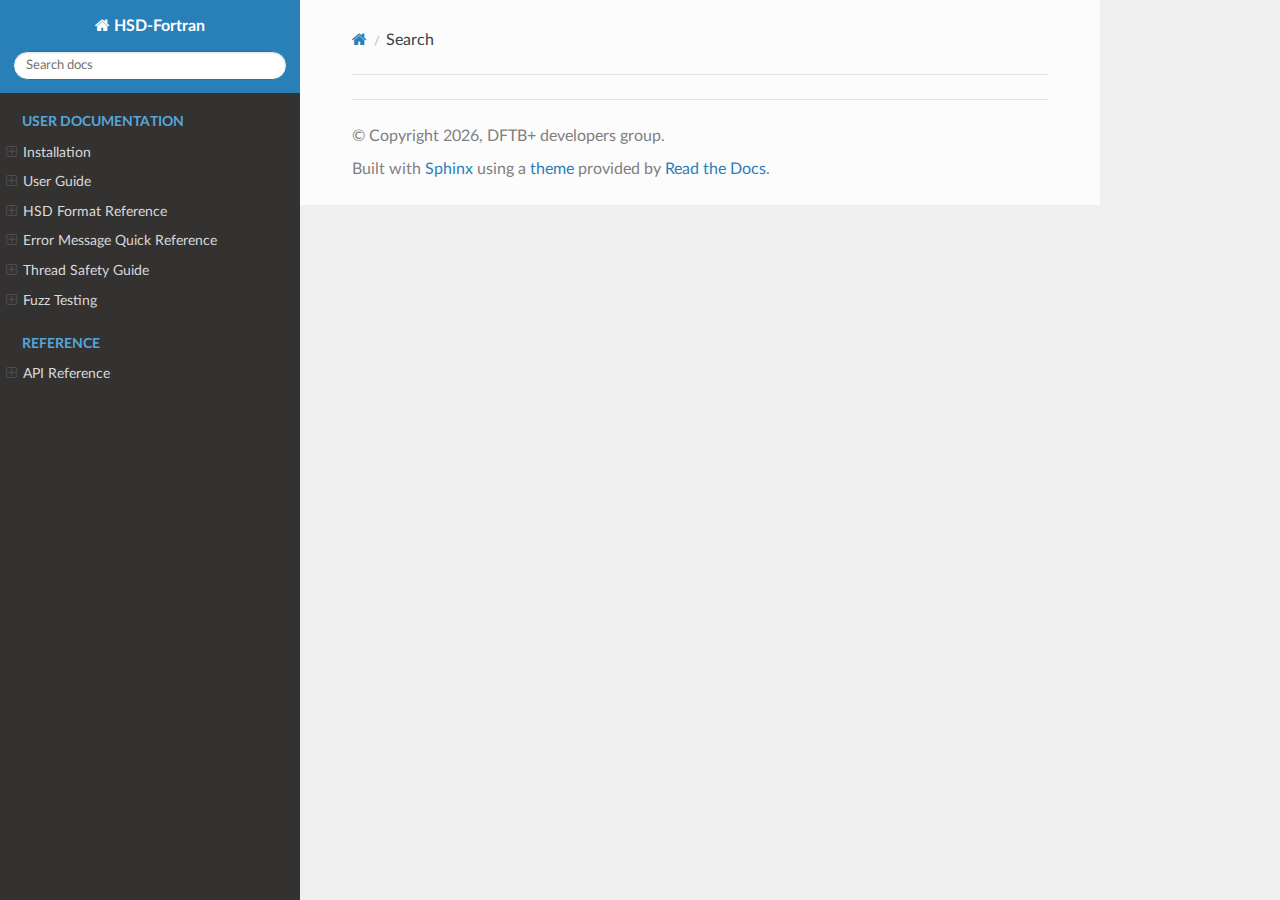
<file: public/search.html>
<!DOCTYPE html>
<html class="writer-html5" lang="en" data-content_root="./">
<head>
  <meta charset="utf-8" />
  <meta name="viewport" content="width=device-width, initial-scale=1.0" />
  <title>Search &mdash; HSD-Fortran 1.0.0 documentation</title>
      <link rel="stylesheet" type="text/css" href="_static/pygments.css?v=80d5e7a1" />
      <link rel="stylesheet" type="text/css" href="_static/css/theme.css?v=9edc463e" />

  
    
      <script src="_static/jquery.js?v=5d32c60e"></script>
      <script src="_static/_sphinx_javascript_frameworks_compat.js?v=2cd50e6c"></script>
      <script src="_static/documentation_options.js?v=8d563738"></script>
      <script src="_static/doctools.js?v=fd6eb6e6"></script>
      <script src="_static/sphinx_highlight.js?v=6ffebe34"></script>
    <script src="_static/js/theme.js"></script>
    <script src="_static/searchtools.js"></script>
    <script src="_static/language_data.js"></script>
    <link rel="index" title="Index" href="genindex.html" />
    <link rel="search" title="Search" href="#" /> 
</head>

<body class="wy-body-for-nav"> 
  <div class="wy-grid-for-nav">
    <nav data-toggle="wy-nav-shift" class="wy-nav-side">
      <div class="wy-side-scroll">
        <div class="wy-side-nav-search" >

          
          
          <a href="index.html" class="icon icon-home">
            HSD-Fortran
          </a>
<div role="search">
  <form id="rtd-search-form" class="wy-form" action="#" method="get">
    <input type="text" name="q" placeholder="Search docs" aria-label="Search docs" />
    <input type="hidden" name="check_keywords" value="yes" />
    <input type="hidden" name="area" value="default" />
  </form>
</div>
        </div><div class="wy-menu wy-menu-vertical" data-spy="affix" role="navigation" aria-label="Navigation menu">
              <p class="caption" role="heading"><span class="caption-text">User Documentation</span></p>
<ul>
<li class="toctree-l1"><a class="reference internal" href="installation.html">Installation</a><ul>
<li class="toctree-l2"><a class="reference internal" href="installation.html#requirements">Requirements</a></li>
<li class="toctree-l2"><a class="reference internal" href="installation.html#building-with-cmake">Building with CMake</a><ul>
<li class="toctree-l3"><a class="reference internal" href="installation.html#basic-build">Basic Build</a></li>
<li class="toctree-l3"><a class="reference internal" href="installation.html#debug-build-with-coverage">Debug Build with Coverage</a></li>
<li class="toctree-l3"><a class="reference internal" href="installation.html#cmake-options">CMake Options</a></li>
<li class="toctree-l3"><a class="reference internal" href="installation.html#using-as-a-cmake-subproject">Using as a CMake Subproject</a></li>
</ul>
</li>
<li class="toctree-l2"><a class="reference internal" href="installation.html#building-with-fpm">Building with fpm</a><ul>
<li class="toctree-l3"><a class="reference internal" href="installation.html#using-as-an-fpm-dependency">Using as an fpm Dependency</a></li>
</ul>
</li>
<li class="toctree-l2"><a class="reference internal" href="installation.html#verifying-installation">Verifying Installation</a></li>
<li class="toctree-l2"><a class="reference internal" href="installation.html#running-the-example">Running the Example</a></li>
</ul>
</li>
<li class="toctree-l1"><a class="reference internal" href="user_guide.html">User Guide</a><ul>
<li class="toctree-l2"><a class="reference internal" href="user_guide.html#basic-usage">Basic Usage</a><ul>
<li class="toctree-l3"><a class="reference internal" href="user_guide.html#loading-hsd-files">Loading HSD Files</a></li>
<li class="toctree-l3"><a class="reference internal" href="user_guide.html#accessing-values">Accessing Values</a></li>
<li class="toctree-l3"><a class="reference internal" href="user_guide.html#default-values">Default Values</a></li>
</ul>
</li>
<li class="toctree-l2"><a class="reference internal" href="user_guide.html#working-with-arrays">Working with Arrays</a><ul>
<li class="toctree-l3"><a class="reference internal" href="user_guide.html#working-with-matrices">Working with Matrices</a></li>
</ul>
</li>
<li class="toctree-l2"><a class="reference internal" href="user_guide.html#type-introspection">Type Introspection</a></li>
<li class="toctree-l2"><a class="reference internal" href="user_guide.html#working-with-attributes-units">Working with Attributes (Units)</a></li>
<li class="toctree-l2"><a class="reference internal" href="user_guide.html#modifying-trees">Modifying Trees</a></li>
<li class="toctree-l2"><a class="reference internal" href="user_guide.html#saving-hsd-files">Saving HSD Files</a></li>
<li class="toctree-l2"><a class="reference internal" href="user_guide.html#tree-operations">Tree Operations</a><ul>
<li class="toctree-l3"><a class="reference internal" href="user_guide.html#cloning-trees">Cloning Trees</a></li>
<li class="toctree-l3"><a class="reference internal" href="user_guide.html#merging-trees">Merging Trees</a></li>
</ul>
</li>
<li class="toctree-l2"><a class="reference internal" href="user_guide.html#iterating-children">Iterating Children</a></li>
<li class="toctree-l2"><a class="reference internal" href="user_guide.html#schema-validation">Schema Validation</a><ul>
<li class="toctree-l3"><a class="reference internal" href="user_guide.html#validation-helpers">Validation Helpers</a></li>
</ul>
</li>
<li class="toctree-l2"><a class="reference internal" href="user_guide.html#visitor-pattern">Visitor Pattern</a></li>
<li class="toctree-l2"><a class="reference internal" href="user_guide.html#best-practices">Best Practices</a></li>
<li class="toctree-l2"><a class="reference internal" href="user_guide.html#example-complete-configuration-parser">Example: Complete Configuration Parser</a></li>
</ul>
</li>
<li class="toctree-l1"><a class="reference internal" href="hsd_format.html">HSD Format Reference</a><ul>
<li class="toctree-l2"><a class="reference internal" href="hsd_format.html#basic-syntax">Basic Syntax</a><ul>
<li class="toctree-l3"><a class="reference internal" href="hsd_format.html#structure">Structure</a></li>
<li class="toctree-l3"><a class="reference internal" href="hsd_format.html#comments">Comments</a></li>
</ul>
</li>
<li class="toctree-l2"><a class="reference internal" href="hsd_format.html#data-types">Data Types</a><ul>
<li class="toctree-l3"><a class="reference internal" href="hsd_format.html#strings">Strings</a></li>
<li class="toctree-l3"><a class="reference internal" href="hsd_format.html#integers">Integers</a></li>
<li class="toctree-l3"><a class="reference internal" href="hsd_format.html#real-numbers">Real Numbers</a></li>
<li class="toctree-l3"><a class="reference internal" href="hsd_format.html#booleans">Booleans</a></li>
<li class="toctree-l3"><a class="reference internal" href="hsd_format.html#arrays">Arrays</a></li>
<li class="toctree-l3"><a class="reference internal" href="hsd_format.html#complex-numbers">Complex Numbers</a></li>
<li class="toctree-l3"><a class="reference internal" href="hsd_format.html#matrices-multi-line-data">Matrices (Multi-line Data)</a></li>
</ul>
</li>
<li class="toctree-l2"><a class="reference internal" href="hsd_format.html#advanced-syntax">Advanced Syntax</a><ul>
<li class="toctree-l3"><a class="reference internal" href="hsd_format.html#typed-blocks-short-form">Typed Blocks (Short Form)</a></li>
<li class="toctree-l3"><a class="reference internal" href="hsd_format.html#attributes-units">Attributes (Units)</a></li>
<li class="toctree-l3"><a class="reference internal" href="hsd_format.html#file-includes">File Includes</a><ul>
<li class="toctree-l4"><a class="reference internal" href="hsd_format.html#include-path-resolution">Include Path Resolution</a></li>
</ul>
</li>
</ul>
</li>
<li class="toctree-l2"><a class="reference internal" href="hsd_format.html#escaping-and-special-characters">Escaping and Special Characters</a><ul>
<li class="toctree-l3"><a class="reference internal" href="hsd_format.html#quoted-strings">Quoted Strings</a></li>
<li class="toctree-l3"><a class="reference internal" href="hsd_format.html#identifier-rules">Identifier Rules</a></li>
<li class="toctree-l3"><a class="reference internal" href="hsd_format.html#duplicate-keys">Duplicate Keys</a></li>
</ul>
</li>
<li class="toctree-l2"><a class="reference internal" href="hsd_format.html#grammar-summary">Grammar Summary</a></li>
<li class="toctree-l2"><a class="reference internal" href="hsd_format.html#error-messages">Error Messages</a></li>
<li class="toctree-l2"><a class="reference internal" href="hsd_format.html#compatibility-notes">Compatibility Notes</a><ul>
<li class="toctree-l3"><a class="reference internal" href="hsd_format.html#dftb-compatibility">DFTB+ Compatibility</a></li>
<li class="toctree-l3"><a class="reference internal" href="hsd_format.html#differences-from-json-yaml">Differences from JSON/YAML</a></li>
</ul>
</li>
</ul>
</li>
<li class="toctree-l1"><a class="reference internal" href="error_handling.html">Error Message Quick Reference</a><ul>
<li class="toctree-l2"><a class="reference internal" href="error_handling.html#error-type-structure">Error Type Structure</a></li>
<li class="toctree-l2"><a class="reference internal" href="error_handling.html#creating-errors-with-context">Creating Errors with Context</a><ul>
<li class="toctree-l3"><a class="reference internal" href="error_handling.html#basic-error">Basic Error</a></li>
<li class="toctree-l3"><a class="reference internal" href="error_handling.html#error-with-full-context">Error with Full Context</a></li>
<li class="toctree-l3"><a class="reference internal" href="error_handling.html#syntax-error-helper">Syntax Error Helper</a></li>
<li class="toctree-l3"><a class="reference internal" href="error_handling.html#type-error-helper">Type Error Helper</a></li>
</ul>
</li>
<li class="toctree-l2"><a class="reference internal" href="error_handling.html#error-codes">Error Codes</a></li>
<li class="toctree-l2"><a class="reference internal" href="error_handling.html#usage-examples">Usage Examples</a><ul>
<li class="toctree-l3"><a class="reference internal" href="error_handling.html#handling-errors">Handling Errors</a></li>
<li class="toctree-l3"><a class="reference internal" href="error_handling.html#error-output-format">Error Output Format</a></li>
</ul>
</li>
<li class="toctree-l2"><a class="reference internal" href="error_handling.html#common-error-scenarios">Common Error Scenarios</a><ul>
<li class="toctree-l3"><a class="reference internal" href="error_handling.html#unclosed-bracket">Unclosed Bracket</a></li>
<li class="toctree-l3"><a class="reference internal" href="error_handling.html#include-cycle">Include Cycle</a></li>
<li class="toctree-l3"><a class="reference internal" href="error_handling.html#file-not-found">File Not Found</a></li>
<li class="toctree-l3"><a class="reference internal" href="error_handling.html#type-mismatch">Type Mismatch</a></li>
</ul>
</li>
<li class="toctree-l2"><a class="reference internal" href="error_handling.html#best-practices">Best Practices</a></li>
<li class="toctree-l2"><a class="reference internal" href="error_handling.html#coding-conventions-for-stat-parameters">Coding Conventions for <code class="docutils literal notranslate"><span class="pre">stat</span></code> Parameters</a><ul>
<li class="toctree-l3"><a class="reference internal" href="error_handling.html#the-pattern">The Pattern</a></li>
<li class="toctree-l3"><a class="reference internal" href="error_handling.html#recommended-approaches">Recommended Approaches</a></li>
<li class="toctree-l3"><a class="reference internal" href="error_handling.html#common-mistakes-to-avoid">Common Mistakes to Avoid</a></li>
<li class="toctree-l3"><a class="reference internal" href="error_handling.html#using-local-status-variables">Using Local Status Variables</a></li>
</ul>
</li>
</ul>
</li>
<li class="toctree-l1"><a class="reference internal" href="thread_safety.html">Thread Safety Guide</a><ul>
<li class="toctree-l2"><a class="reference internal" href="thread_safety.html#overview">Overview</a></li>
<li class="toctree-l2"><a class="reference internal" href="thread_safety.html#thread-safety-summary">Thread Safety Summary</a></li>
<li class="toctree-l2"><a class="reference internal" href="thread_safety.html#detailed-analysis">Detailed Analysis</a><ul>
<li class="toctree-l3"><a class="reference internal" href="thread_safety.html#safe-operations-no-synchronization-needed">Safe Operations (No Synchronization Needed)</a></li>
<li class="toctree-l3"><a class="reference internal" href="thread_safety.html#unsafe-operations-require-external-synchronization">Unsafe Operations (Require External Synchronization)</a></li>
</ul>
</li>
<li class="toctree-l2"><a class="reference internal" href="thread_safety.html#module-specific-notes">Module-Specific Notes</a><ul>
<li class="toctree-l3"><a class="reference internal" href="thread_safety.html#hsd-types">hsd_types</a></li>
<li class="toctree-l3"><a class="reference internal" href="thread_safety.html#hsd-parser">hsd_parser</a></li>
<li class="toctree-l3"><a class="reference internal" href="thread_safety.html#hsd-formatter">hsd_formatter</a></li>
<li class="toctree-l3"><a class="reference internal" href="thread_safety.html#hsd-schema">hsd_schema</a></li>
<li class="toctree-l3"><a class="reference internal" href="thread_safety.html#hsd-hash-table">hsd_hash_table</a></li>
</ul>
</li>
<li class="toctree-l2"><a class="reference internal" href="thread_safety.html#openmp-considerations">OpenMP Considerations</a></li>
<li class="toctree-l2"><a class="reference internal" href="thread_safety.html#coarray-fortran-considerations">Coarray Fortran Considerations</a></li>
<li class="toctree-l2"><a class="reference internal" href="thread_safety.html#recommendations">Recommendations</a></li>
<li class="toctree-l2"><a class="reference internal" href="thread_safety.html#future-considerations">Future Considerations</a></li>
<li class="toctree-l2"><a class="reference internal" href="thread_safety.html#implementation-notes">Implementation Notes</a><ul>
<li class="toctree-l3"><a class="reference internal" href="thread_safety.html#why-no-built-in-synchronization">Why No Built-in Synchronization?</a></li>
<li class="toctree-l3"><a class="reference internal" href="thread_safety.html#hash-table-thread-safety">Hash Table Thread Safety</a></li>
</ul>
</li>
</ul>
</li>
<li class="toctree-l1"><a class="reference internal" href="fuzzing.html">Fuzz Testing</a><ul>
<li class="toctree-l2"><a class="reference internal" href="fuzzing.html#prerequisites">Prerequisites</a></li>
<li class="toctree-l2"><a class="reference internal" href="fuzzing.html#building-the-fuzz-target">Building the Fuzz Target</a></li>
<li class="toctree-l2"><a class="reference internal" href="fuzzing.html#running-the-fuzzer">Running the Fuzzer</a><ul>
<li class="toctree-l3"><a class="reference internal" href="fuzzing.html#basic-usage">Basic Usage</a></li>
<li class="toctree-l3"><a class="reference internal" href="fuzzing.html#using-the-dictionary">Using the Dictionary</a></li>
<li class="toctree-l3"><a class="reference internal" href="fuzzing.html#parallel-fuzzing">Parallel Fuzzing</a></li>
</ul>
</li>
<li class="toctree-l2"><a class="reference internal" href="fuzzing.html#understanding-output">Understanding Output</a><ul>
<li class="toctree-l3"><a class="reference internal" href="fuzzing.html#reproducing-issues">Reproducing Issues</a></li>
</ul>
</li>
<li class="toctree-l2"><a class="reference internal" href="fuzzing.html#corpus-management">Corpus Management</a><ul>
<li class="toctree-l3"><a class="reference internal" href="fuzzing.html#minimizing-the-corpus">Minimizing the Corpus</a></li>
<li class="toctree-l3"><a class="reference internal" href="fuzzing.html#minimizing-a-crash">Minimizing a Crash</a></li>
</ul>
</li>
<li class="toctree-l2"><a class="reference internal" href="fuzzing.html#seed-corpus">Seed Corpus</a></li>
<li class="toctree-l2"><a class="reference internal" href="fuzzing.html#troubleshooting">Troubleshooting</a><ul>
<li class="toctree-l3"><a class="reference internal" href="fuzzing.html#afl-qemu-trace-not-found">“afl-qemu-trace not found”</a></li>
<li class="toctree-l3"><a class="reference internal" href="fuzzing.html#hmm-your-system-is-configured-to-send-core-dump-notifications">“Hmm, your system is configured to send core dump notifications”</a></li>
<li class="toctree-l3"><a class="reference internal" href="fuzzing.html#low-execution-speed">Low Execution Speed</a></li>
<li class="toctree-l3"><a class="reference internal" href="fuzzing.html#afl-shows-0-paths">AFL++ Shows 0 Paths</a></li>
</ul>
</li>
</ul>
</li>
</ul>
<p class="caption" role="heading"><span class="caption-text">Reference</span></p>
<ul>
<li class="toctree-l1"><a class="reference internal" href="api.html">API Reference</a><ul>
<li class="toctree-l2"><a class="reference internal" href="api.html#module-hsd">Module: hsd</a></li>
<li class="toctree-l2"><a class="reference internal" href="api.html#types">Types</a><ul>
<li class="toctree-l3"><a class="reference internal" href="api.html#core-types">Core Types</a><ul>
<li class="toctree-l4"><a class="reference internal" href="api.html#hsd-table"><code class="docutils literal notranslate"><span class="pre">hsd_table</span></code></a></li>
<li class="toctree-l4"><a class="reference internal" href="api.html#hsd-value"><code class="docutils literal notranslate"><span class="pre">hsd_value</span></code></a></li>
<li class="toctree-l4"><a class="reference internal" href="api.html#hsd-error-t"><code class="docutils literal notranslate"><span class="pre">hsd_error_t</span></code></a></li>
<li class="toctree-l4"><a class="reference internal" href="api.html#hsd-iterator"><code class="docutils literal notranslate"><span class="pre">hsd_iterator</span></code></a></li>
<li class="toctree-l4"><a class="reference internal" href="api.html#hsd-schema-t"><code class="docutils literal notranslate"><span class="pre">hsd_schema_t</span></code></a></li>
<li class="toctree-l4"><a class="reference internal" href="api.html#hsd-visitor-t"><code class="docutils literal notranslate"><span class="pre">hsd_visitor_t</span></code></a></li>
</ul>
</li>
<li class="toctree-l3"><a class="reference internal" href="api.html#precision-constants">Precision Constants</a></li>
<li class="toctree-l3"><a class="reference internal" href="api.html#value-type-constants">Value Type Constants</a></li>
<li class="toctree-l3"><a class="reference internal" href="api.html#error-codes">Error Codes</a></li>
<li class="toctree-l3"><a class="reference internal" href="api.html#schema-constants">Schema Constants</a></li>
</ul>
</li>
<li class="toctree-l2"><a class="reference internal" href="api.html#i-o-procedures">I/O Procedures</a><ul>
<li class="toctree-l3"><a class="reference internal" href="api.html#hsd-load">hsd_load</a></li>
<li class="toctree-l3"><a class="reference internal" href="api.html#hsd-load-string">hsd_load_string</a></li>
<li class="toctree-l3"><a class="reference internal" href="api.html#hsd-dump">hsd_dump</a></li>
<li class="toctree-l3"><a class="reference internal" href="api.html#hsd-dump-to-string">hsd_dump_to_string</a></li>
</ul>
</li>
<li class="toctree-l2"><a class="reference internal" href="api.html#accessor-procedures">Accessor Procedures</a><ul>
<li class="toctree-l3"><a class="reference internal" href="api.html#hsd-get">hsd_get</a></li>
<li class="toctree-l3"><a class="reference internal" href="api.html#hsd-get-or">hsd_get_or</a></li>
<li class="toctree-l3"><a class="reference internal" href="api.html#hsd-get-matrix">hsd_get_matrix</a></li>
<li class="toctree-l3"><a class="reference internal" href="api.html#hsd-get-inline-text">hsd_get_inline_text</a></li>
</ul>
</li>
<li class="toctree-l2"><a class="reference internal" href="api.html#query-procedures">Query Procedures</a><ul>
<li class="toctree-l3"><a class="reference internal" href="api.html#hsd-has-child">hsd_has_child</a></li>
<li class="toctree-l3"><a class="reference internal" href="api.html#hsd-is-table">hsd_is_table</a></li>
<li class="toctree-l3"><a class="reference internal" href="api.html#hsd-is-value">hsd_is_value</a></li>
<li class="toctree-l3"><a class="reference internal" href="api.html#hsd-is-array">hsd_is_array</a></li>
<li class="toctree-l3"><a class="reference internal" href="api.html#hsd-child-count">hsd_child_count</a></li>
<li class="toctree-l3"><a class="reference internal" href="api.html#hsd-get-keys">hsd_get_keys</a></li>
<li class="toctree-l3"><a class="reference internal" href="api.html#hsd-get-type">hsd_get_type</a></li>
<li class="toctree-l3"><a class="reference internal" href="api.html#hsd-get-attrib">hsd_get_attrib</a></li>
<li class="toctree-l3"><a class="reference internal" href="api.html#hsd-has-attrib">hsd_has_attrib</a></li>
<li class="toctree-l3"><a class="reference internal" href="api.html#hsd-get-child">hsd_get_child</a></li>
<li class="toctree-l3"><a class="reference internal" href="api.html#hsd-get-table">hsd_get_table</a></li>
<li class="toctree-l3"><a class="reference internal" href="api.html#hsd-has-value-children">hsd_has_value_children</a></li>
<li class="toctree-l3"><a class="reference internal" href="api.html#hsd-get-name">hsd_get_name</a></li>
</ul>
</li>
<li class="toctree-l2"><a class="reference internal" href="api.html#mutation-procedures">Mutation Procedures</a><ul>
<li class="toctree-l3"><a class="reference internal" href="api.html#hsd-set">hsd_set</a></li>
<li class="toctree-l3"><a class="reference internal" href="api.html#hsd-remove-child">hsd_remove_child</a></li>
</ul>
</li>
<li class="toctree-l2"><a class="reference internal" href="api.html#tree-operations">Tree Operations</a><ul>
<li class="toctree-l3"><a class="reference internal" href="api.html#hsd-clone">hsd_clone</a></li>
<li class="toctree-l3"><a class="reference internal" href="api.html#hsd-merge">hsd_merge</a></li>
</ul>
</li>
<li class="toctree-l2"><a class="reference internal" href="api.html#validation-procedures">Validation Procedures</a><ul>
<li class="toctree-l3"><a class="reference internal" href="api.html#hsd-require">hsd_require</a></li>
<li class="toctree-l3"><a class="reference internal" href="api.html#hsd-validate-range">hsd_validate_range</a></li>
<li class="toctree-l3"><a class="reference internal" href="api.html#hsd-validate-one-of">hsd_validate_one_of</a></li>
<li class="toctree-l3"><a class="reference internal" href="api.html#hsd-get-with-unit">hsd_get_with_unit</a></li>
</ul>
</li>
<li class="toctree-l2"><a class="reference internal" href="api.html#schema-validation">Schema Validation</a><ul>
<li class="toctree-l3"><a class="reference internal" href="api.html#schema-init">schema_init</a></li>
<li class="toctree-l3"><a class="reference internal" href="api.html#schema-destroy">schema_destroy</a></li>
<li class="toctree-l3"><a class="reference internal" href="api.html#schema-add-field">schema_add_field</a></li>
<li class="toctree-l3"><a class="reference internal" href="api.html#schema-add-field-enum">schema_add_field_enum</a></li>
<li class="toctree-l3"><a class="reference internal" href="api.html#schema-validate">schema_validate</a></li>
<li class="toctree-l3"><a class="reference internal" href="api.html#schema-validate-strict">schema_validate_strict</a></li>
</ul>
</li>
<li class="toctree-l2"><a class="reference internal" href="api.html#visitor-pattern">Visitor Pattern</a><ul>
<li class="toctree-l3"><a class="reference internal" href="api.html#hsd-accept">hsd_accept</a></li>
</ul>
</li>
<li class="toctree-l2"><a class="reference internal" href="api.html#constructor-functions">Constructor Functions</a><ul>
<li class="toctree-l3"><a class="reference internal" href="api.html#new-table">new_table</a></li>
<li class="toctree-l3"><a class="reference internal" href="api.html#new-value">new_value</a></li>
</ul>
</li>
</ul>
</li>
</ul>

        </div>
      </div>
    </nav>

    <section data-toggle="wy-nav-shift" class="wy-nav-content-wrap"><nav class="wy-nav-top" aria-label="Mobile navigation menu" >
          <i data-toggle="wy-nav-top" class="fa fa-bars"></i>
          <a href="index.html">HSD-Fortran</a>
      </nav>

      <div class="wy-nav-content">
        <div class="rst-content">
          <div role="navigation" aria-label="Page navigation">
  <ul class="wy-breadcrumbs">
      <li><a href="index.html" class="icon icon-home" aria-label="Home"></a></li>
      <li class="breadcrumb-item active">Search</li>
      <li class="wy-breadcrumbs-aside">
      </li>
  </ul>
  <hr/>
</div>
          <div role="main" class="document" itemscope="itemscope" itemtype="http://schema.org/Article">
           <div itemprop="articleBody">
             
  <noscript>
  <div id="fallback" class="admonition warning">
    <p class="last">
      Please activate JavaScript to enable the search functionality.
    </p>
  </div>
  </noscript>

  
  <div id="search-results">
  
  </div>

           </div>
          </div>
          <footer>

  <hr/>

  <div role="contentinfo">
    <p>&#169; Copyright 2026, DFTB+ developers group.</p>
  </div>

  Built with <a href="https://www.sphinx-doc.org/">Sphinx</a> using a
    <a href="https://github.com/readthedocs/sphinx_rtd_theme">theme</a>
    provided by <a href="https://readthedocs.org">Read the Docs</a>.
   

</footer>
        </div>
      </div>
    </section>
  </div>
  <script>
      jQuery(function () {
          SphinxRtdTheme.Navigation.enable(true);
      });
  </script>
  <script>
    jQuery(function() { Search.loadIndex("searchindex.js"); });
  </script>
  
  <script id="searchindexloader"></script>
   


</body>
</html>
</file>
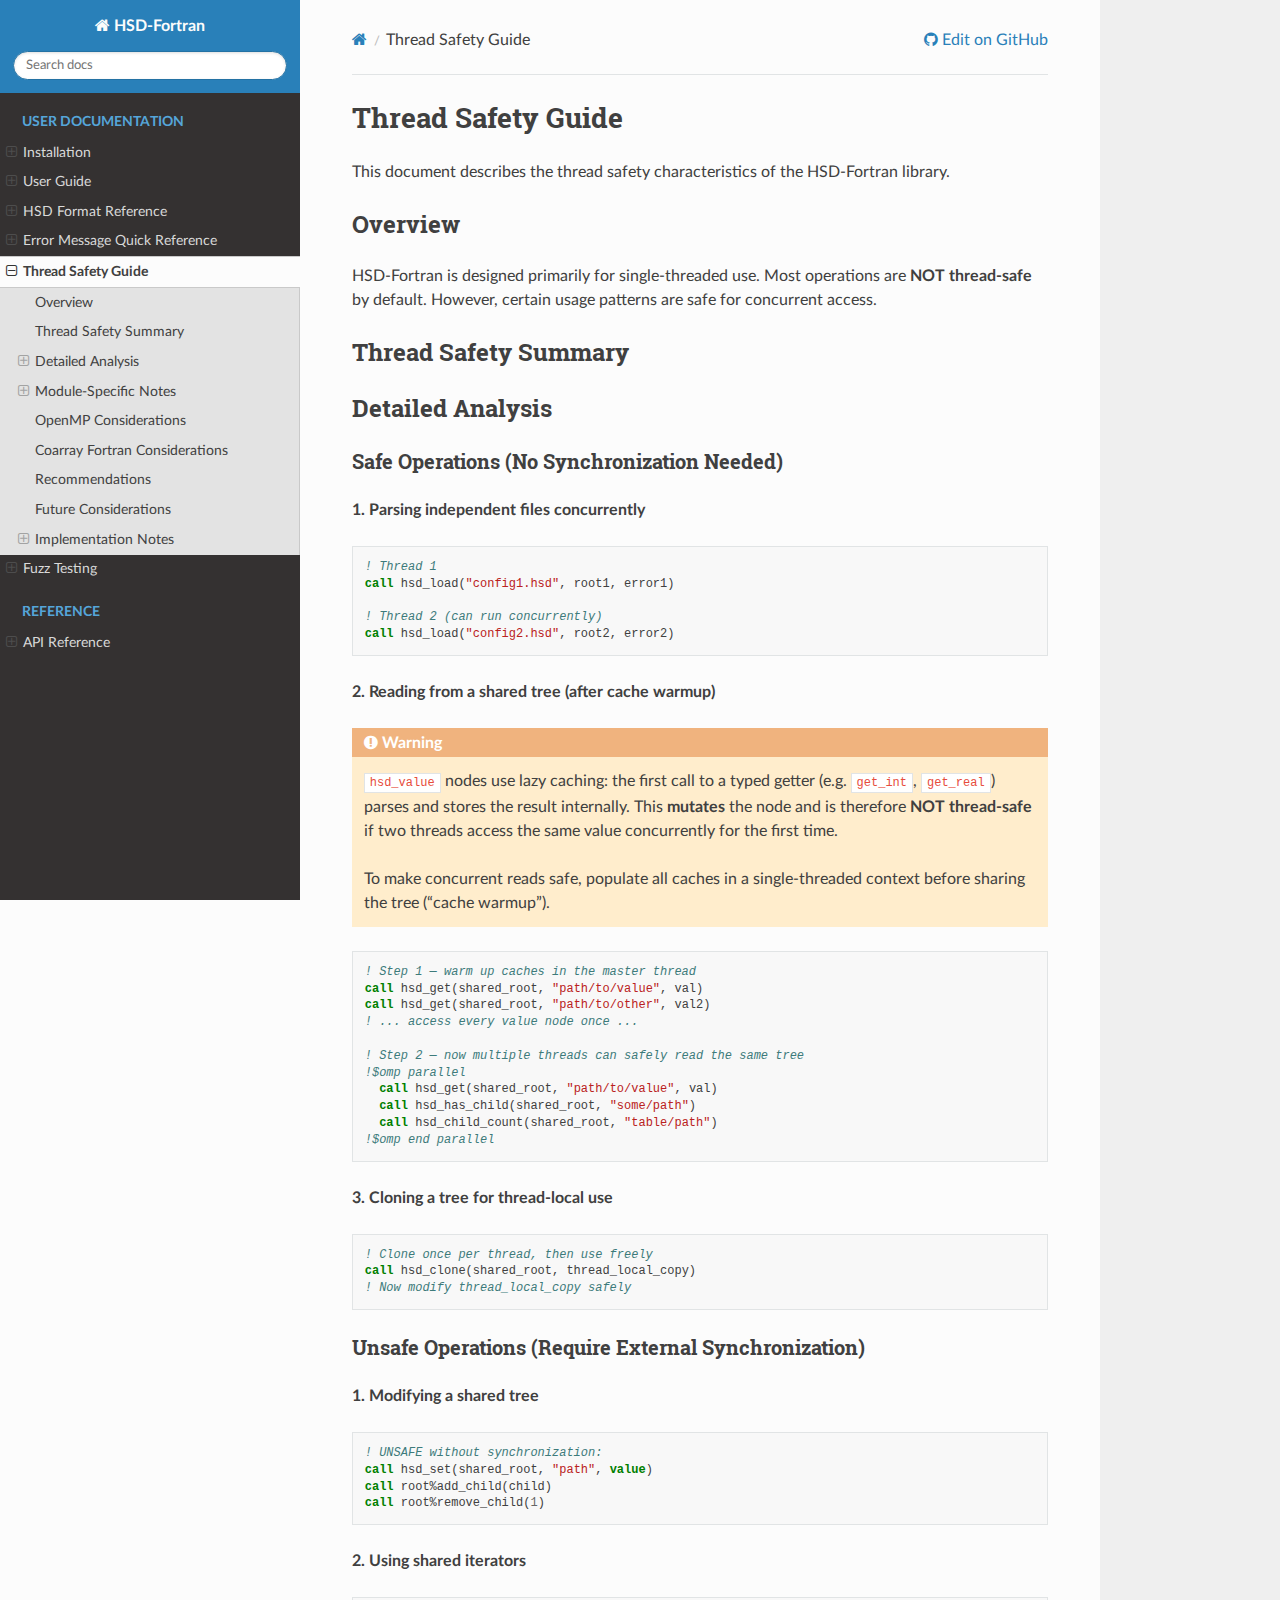
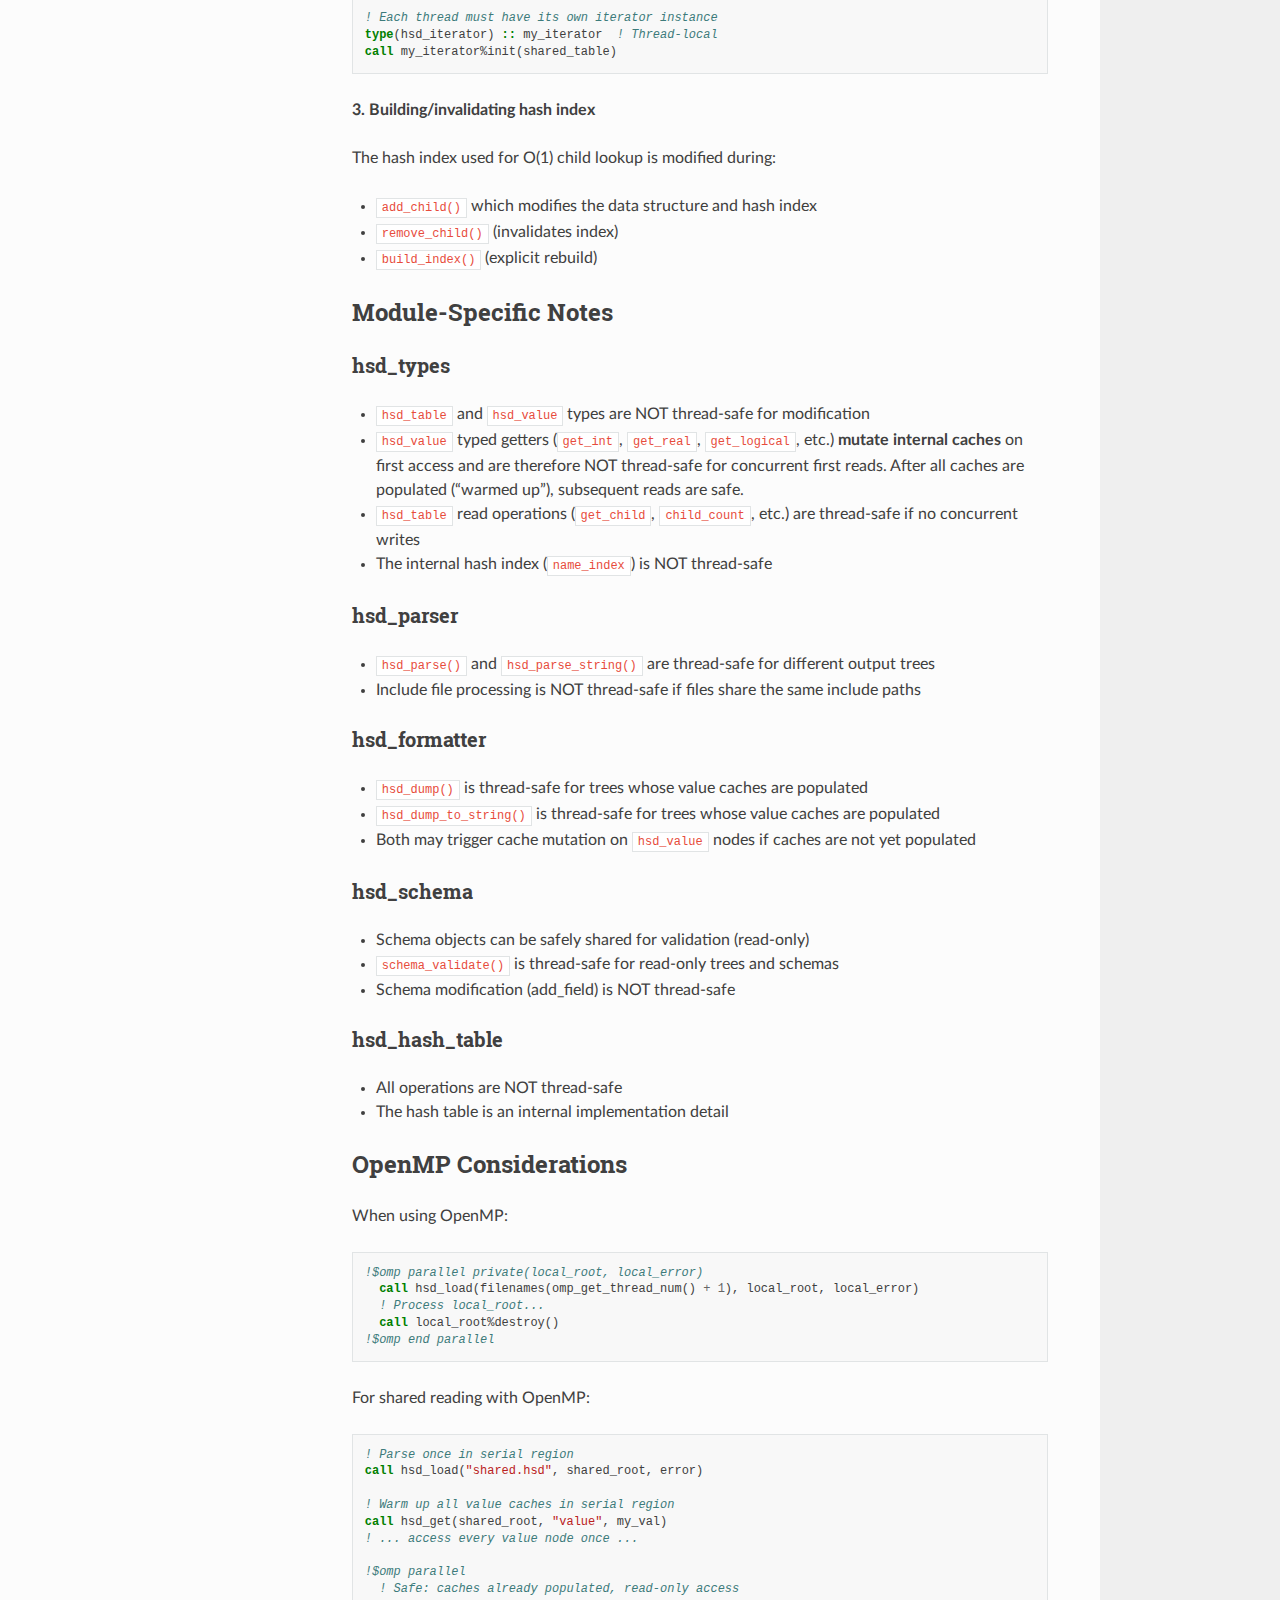
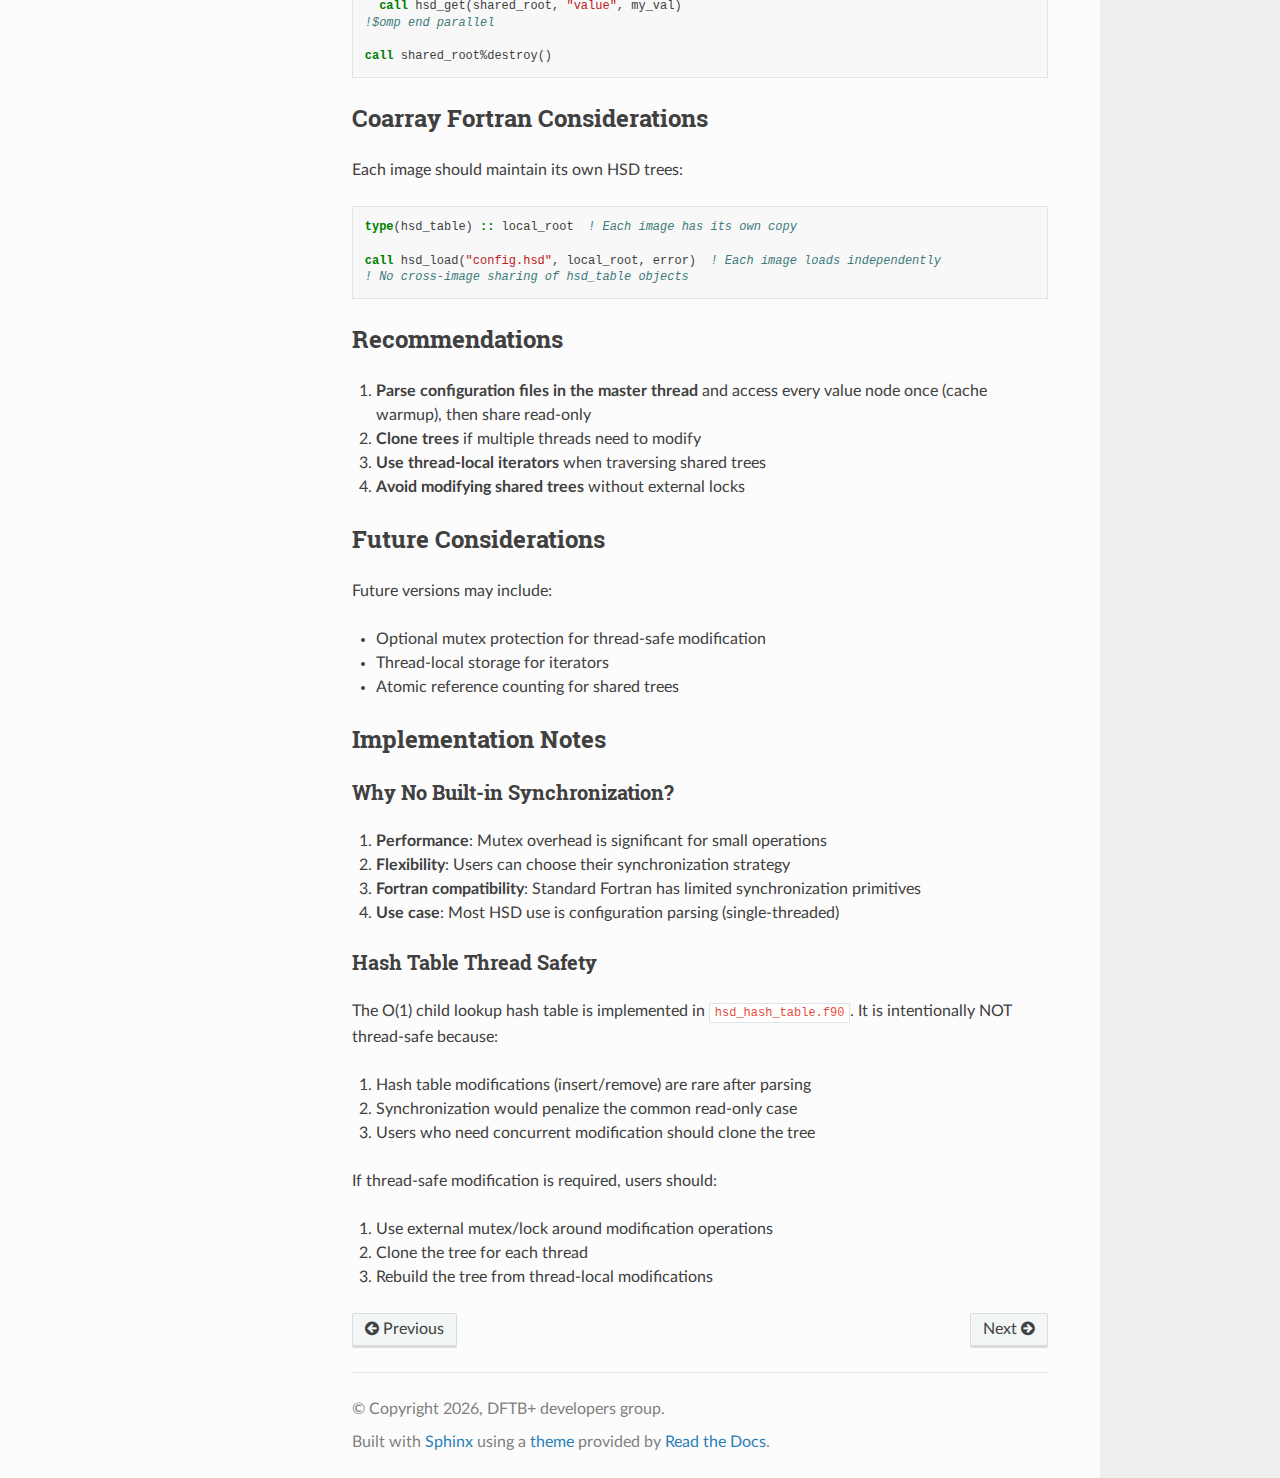
<file: public/thread_safety.html>
<!DOCTYPE html>
<html class="writer-html5" lang="en" data-content_root="./">
<head>
  <meta charset="utf-8" /><meta name="viewport" content="width=device-width, initial-scale=1" />

  <meta name="viewport" content="width=device-width, initial-scale=1.0" />
  <title>Thread Safety Guide &mdash; HSD-Fortran 1.0.0 documentation</title>
      <link rel="stylesheet" type="text/css" href="_static/pygments.css?v=80d5e7a1" />
      <link rel="stylesheet" type="text/css" href="_static/css/theme.css?v=9edc463e" />

  
      <script src="_static/jquery.js?v=5d32c60e"></script>
      <script src="_static/_sphinx_javascript_frameworks_compat.js?v=2cd50e6c"></script>
      <script src="_static/documentation_options.js?v=8d563738"></script>
      <script src="_static/doctools.js?v=fd6eb6e6"></script>
      <script src="_static/sphinx_highlight.js?v=6ffebe34"></script>
    <script src="_static/js/theme.js"></script>
    <link rel="index" title="Index" href="genindex.html" />
    <link rel="search" title="Search" href="search.html" />
    <link rel="next" title="Fuzz Testing" href="fuzzing.html" />
    <link rel="prev" title="Error Message Quick Reference" href="error_handling.html" /> 
</head>

<body class="wy-body-for-nav"> 
  <div class="wy-grid-for-nav">
    <nav data-toggle="wy-nav-shift" class="wy-nav-side">
      <div class="wy-side-scroll">
        <div class="wy-side-nav-search" >

          
          
          <a href="index.html" class="icon icon-home">
            HSD-Fortran
          </a>
<div role="search">
  <form id="rtd-search-form" class="wy-form" action="search.html" method="get">
    <input type="text" name="q" placeholder="Search docs" aria-label="Search docs" />
    <input type="hidden" name="check_keywords" value="yes" />
    <input type="hidden" name="area" value="default" />
  </form>
</div>
        </div><div class="wy-menu wy-menu-vertical" data-spy="affix" role="navigation" aria-label="Navigation menu">
              <p class="caption" role="heading"><span class="caption-text">User Documentation</span></p>
<ul class="current">
<li class="toctree-l1"><a class="reference internal" href="installation.html">Installation</a><ul>
<li class="toctree-l2"><a class="reference internal" href="installation.html#requirements">Requirements</a></li>
<li class="toctree-l2"><a class="reference internal" href="installation.html#building-with-cmake">Building with CMake</a><ul>
<li class="toctree-l3"><a class="reference internal" href="installation.html#basic-build">Basic Build</a></li>
<li class="toctree-l3"><a class="reference internal" href="installation.html#debug-build-with-coverage">Debug Build with Coverage</a></li>
<li class="toctree-l3"><a class="reference internal" href="installation.html#cmake-options">CMake Options</a></li>
<li class="toctree-l3"><a class="reference internal" href="installation.html#using-as-a-cmake-subproject">Using as a CMake Subproject</a></li>
</ul>
</li>
<li class="toctree-l2"><a class="reference internal" href="installation.html#building-with-fpm">Building with fpm</a><ul>
<li class="toctree-l3"><a class="reference internal" href="installation.html#using-as-an-fpm-dependency">Using as an fpm Dependency</a></li>
</ul>
</li>
<li class="toctree-l2"><a class="reference internal" href="installation.html#verifying-installation">Verifying Installation</a></li>
<li class="toctree-l2"><a class="reference internal" href="installation.html#running-the-example">Running the Example</a></li>
</ul>
</li>
<li class="toctree-l1"><a class="reference internal" href="user_guide.html">User Guide</a><ul>
<li class="toctree-l2"><a class="reference internal" href="user_guide.html#basic-usage">Basic Usage</a><ul>
<li class="toctree-l3"><a class="reference internal" href="user_guide.html#loading-hsd-files">Loading HSD Files</a></li>
<li class="toctree-l3"><a class="reference internal" href="user_guide.html#accessing-values">Accessing Values</a></li>
<li class="toctree-l3"><a class="reference internal" href="user_guide.html#default-values">Default Values</a></li>
</ul>
</li>
<li class="toctree-l2"><a class="reference internal" href="user_guide.html#working-with-arrays">Working with Arrays</a><ul>
<li class="toctree-l3"><a class="reference internal" href="user_guide.html#working-with-matrices">Working with Matrices</a></li>
</ul>
</li>
<li class="toctree-l2"><a class="reference internal" href="user_guide.html#type-introspection">Type Introspection</a></li>
<li class="toctree-l2"><a class="reference internal" href="user_guide.html#working-with-attributes-units">Working with Attributes (Units)</a></li>
<li class="toctree-l2"><a class="reference internal" href="user_guide.html#modifying-trees">Modifying Trees</a></li>
<li class="toctree-l2"><a class="reference internal" href="user_guide.html#saving-hsd-files">Saving HSD Files</a></li>
<li class="toctree-l2"><a class="reference internal" href="user_guide.html#tree-operations">Tree Operations</a><ul>
<li class="toctree-l3"><a class="reference internal" href="user_guide.html#cloning-trees">Cloning Trees</a></li>
<li class="toctree-l3"><a class="reference internal" href="user_guide.html#merging-trees">Merging Trees</a></li>
</ul>
</li>
<li class="toctree-l2"><a class="reference internal" href="user_guide.html#iterating-children">Iterating Children</a></li>
<li class="toctree-l2"><a class="reference internal" href="user_guide.html#schema-validation">Schema Validation</a><ul>
<li class="toctree-l3"><a class="reference internal" href="user_guide.html#validation-helpers">Validation Helpers</a></li>
</ul>
</li>
<li class="toctree-l2"><a class="reference internal" href="user_guide.html#visitor-pattern">Visitor Pattern</a></li>
<li class="toctree-l2"><a class="reference internal" href="user_guide.html#best-practices">Best Practices</a></li>
<li class="toctree-l2"><a class="reference internal" href="user_guide.html#example-complete-configuration-parser">Example: Complete Configuration Parser</a></li>
</ul>
</li>
<li class="toctree-l1"><a class="reference internal" href="hsd_format.html">HSD Format Reference</a><ul>
<li class="toctree-l2"><a class="reference internal" href="hsd_format.html#basic-syntax">Basic Syntax</a><ul>
<li class="toctree-l3"><a class="reference internal" href="hsd_format.html#structure">Structure</a></li>
<li class="toctree-l3"><a class="reference internal" href="hsd_format.html#comments">Comments</a></li>
</ul>
</li>
<li class="toctree-l2"><a class="reference internal" href="hsd_format.html#data-types">Data Types</a><ul>
<li class="toctree-l3"><a class="reference internal" href="hsd_format.html#strings">Strings</a></li>
<li class="toctree-l3"><a class="reference internal" href="hsd_format.html#integers">Integers</a></li>
<li class="toctree-l3"><a class="reference internal" href="hsd_format.html#real-numbers">Real Numbers</a></li>
<li class="toctree-l3"><a class="reference internal" href="hsd_format.html#booleans">Booleans</a></li>
<li class="toctree-l3"><a class="reference internal" href="hsd_format.html#arrays">Arrays</a></li>
<li class="toctree-l3"><a class="reference internal" href="hsd_format.html#complex-numbers">Complex Numbers</a></li>
<li class="toctree-l3"><a class="reference internal" href="hsd_format.html#matrices-multi-line-data">Matrices (Multi-line Data)</a></li>
</ul>
</li>
<li class="toctree-l2"><a class="reference internal" href="hsd_format.html#advanced-syntax">Advanced Syntax</a><ul>
<li class="toctree-l3"><a class="reference internal" href="hsd_format.html#typed-blocks-short-form">Typed Blocks (Short Form)</a></li>
<li class="toctree-l3"><a class="reference internal" href="hsd_format.html#attributes-units">Attributes (Units)</a></li>
<li class="toctree-l3"><a class="reference internal" href="hsd_format.html#file-includes">File Includes</a><ul>
<li class="toctree-l4"><a class="reference internal" href="hsd_format.html#include-path-resolution">Include Path Resolution</a></li>
</ul>
</li>
</ul>
</li>
<li class="toctree-l2"><a class="reference internal" href="hsd_format.html#escaping-and-special-characters">Escaping and Special Characters</a><ul>
<li class="toctree-l3"><a class="reference internal" href="hsd_format.html#quoted-strings">Quoted Strings</a></li>
<li class="toctree-l3"><a class="reference internal" href="hsd_format.html#identifier-rules">Identifier Rules</a></li>
<li class="toctree-l3"><a class="reference internal" href="hsd_format.html#duplicate-keys">Duplicate Keys</a></li>
</ul>
</li>
<li class="toctree-l2"><a class="reference internal" href="hsd_format.html#grammar-summary">Grammar Summary</a></li>
<li class="toctree-l2"><a class="reference internal" href="hsd_format.html#error-messages">Error Messages</a></li>
<li class="toctree-l2"><a class="reference internal" href="hsd_format.html#compatibility-notes">Compatibility Notes</a><ul>
<li class="toctree-l3"><a class="reference internal" href="hsd_format.html#dftb-compatibility">DFTB+ Compatibility</a></li>
<li class="toctree-l3"><a class="reference internal" href="hsd_format.html#differences-from-json-yaml">Differences from JSON/YAML</a></li>
</ul>
</li>
</ul>
</li>
<li class="toctree-l1"><a class="reference internal" href="error_handling.html">Error Message Quick Reference</a><ul>
<li class="toctree-l2"><a class="reference internal" href="error_handling.html#error-type-structure">Error Type Structure</a></li>
<li class="toctree-l2"><a class="reference internal" href="error_handling.html#creating-errors-with-context">Creating Errors with Context</a><ul>
<li class="toctree-l3"><a class="reference internal" href="error_handling.html#basic-error">Basic Error</a></li>
<li class="toctree-l3"><a class="reference internal" href="error_handling.html#error-with-full-context">Error with Full Context</a></li>
<li class="toctree-l3"><a class="reference internal" href="error_handling.html#syntax-error-helper">Syntax Error Helper</a></li>
<li class="toctree-l3"><a class="reference internal" href="error_handling.html#type-error-helper">Type Error Helper</a></li>
</ul>
</li>
<li class="toctree-l2"><a class="reference internal" href="error_handling.html#error-codes">Error Codes</a></li>
<li class="toctree-l2"><a class="reference internal" href="error_handling.html#usage-examples">Usage Examples</a><ul>
<li class="toctree-l3"><a class="reference internal" href="error_handling.html#handling-errors">Handling Errors</a></li>
<li class="toctree-l3"><a class="reference internal" href="error_handling.html#error-output-format">Error Output Format</a></li>
</ul>
</li>
<li class="toctree-l2"><a class="reference internal" href="error_handling.html#common-error-scenarios">Common Error Scenarios</a><ul>
<li class="toctree-l3"><a class="reference internal" href="error_handling.html#unclosed-bracket">Unclosed Bracket</a></li>
<li class="toctree-l3"><a class="reference internal" href="error_handling.html#include-cycle">Include Cycle</a></li>
<li class="toctree-l3"><a class="reference internal" href="error_handling.html#file-not-found">File Not Found</a></li>
<li class="toctree-l3"><a class="reference internal" href="error_handling.html#type-mismatch">Type Mismatch</a></li>
</ul>
</li>
<li class="toctree-l2"><a class="reference internal" href="error_handling.html#best-practices">Best Practices</a></li>
<li class="toctree-l2"><a class="reference internal" href="error_handling.html#coding-conventions-for-stat-parameters">Coding Conventions for <code class="docutils literal notranslate"><span class="pre">stat</span></code> Parameters</a><ul>
<li class="toctree-l3"><a class="reference internal" href="error_handling.html#the-pattern">The Pattern</a></li>
<li class="toctree-l3"><a class="reference internal" href="error_handling.html#recommended-approaches">Recommended Approaches</a></li>
<li class="toctree-l3"><a class="reference internal" href="error_handling.html#common-mistakes-to-avoid">Common Mistakes to Avoid</a></li>
<li class="toctree-l3"><a class="reference internal" href="error_handling.html#using-local-status-variables">Using Local Status Variables</a></li>
</ul>
</li>
</ul>
</li>
<li class="toctree-l1 current"><a class="current reference internal" href="#">Thread Safety Guide</a><ul>
<li class="toctree-l2"><a class="reference internal" href="#overview">Overview</a></li>
<li class="toctree-l2"><a class="reference internal" href="#thread-safety-summary">Thread Safety Summary</a></li>
<li class="toctree-l2"><a class="reference internal" href="#detailed-analysis">Detailed Analysis</a><ul>
<li class="toctree-l3"><a class="reference internal" href="#safe-operations-no-synchronization-needed">Safe Operations (No Synchronization Needed)</a></li>
<li class="toctree-l3"><a class="reference internal" href="#unsafe-operations-require-external-synchronization">Unsafe Operations (Require External Synchronization)</a></li>
</ul>
</li>
<li class="toctree-l2"><a class="reference internal" href="#module-specific-notes">Module-Specific Notes</a><ul>
<li class="toctree-l3"><a class="reference internal" href="#hsd-types">hsd_types</a></li>
<li class="toctree-l3"><a class="reference internal" href="#hsd-parser">hsd_parser</a></li>
<li class="toctree-l3"><a class="reference internal" href="#hsd-formatter">hsd_formatter</a></li>
<li class="toctree-l3"><a class="reference internal" href="#hsd-schema">hsd_schema</a></li>
<li class="toctree-l3"><a class="reference internal" href="#hsd-hash-table">hsd_hash_table</a></li>
</ul>
</li>
<li class="toctree-l2"><a class="reference internal" href="#openmp-considerations">OpenMP Considerations</a></li>
<li class="toctree-l2"><a class="reference internal" href="#coarray-fortran-considerations">Coarray Fortran Considerations</a></li>
<li class="toctree-l2"><a class="reference internal" href="#recommendations">Recommendations</a></li>
<li class="toctree-l2"><a class="reference internal" href="#future-considerations">Future Considerations</a></li>
<li class="toctree-l2"><a class="reference internal" href="#implementation-notes">Implementation Notes</a><ul>
<li class="toctree-l3"><a class="reference internal" href="#why-no-built-in-synchronization">Why No Built-in Synchronization?</a></li>
<li class="toctree-l3"><a class="reference internal" href="#hash-table-thread-safety">Hash Table Thread Safety</a></li>
</ul>
</li>
</ul>
</li>
<li class="toctree-l1"><a class="reference internal" href="fuzzing.html">Fuzz Testing</a><ul>
<li class="toctree-l2"><a class="reference internal" href="fuzzing.html#prerequisites">Prerequisites</a></li>
<li class="toctree-l2"><a class="reference internal" href="fuzzing.html#building-the-fuzz-target">Building the Fuzz Target</a></li>
<li class="toctree-l2"><a class="reference internal" href="fuzzing.html#running-the-fuzzer">Running the Fuzzer</a><ul>
<li class="toctree-l3"><a class="reference internal" href="fuzzing.html#basic-usage">Basic Usage</a></li>
<li class="toctree-l3"><a class="reference internal" href="fuzzing.html#using-the-dictionary">Using the Dictionary</a></li>
<li class="toctree-l3"><a class="reference internal" href="fuzzing.html#parallel-fuzzing">Parallel Fuzzing</a></li>
</ul>
</li>
<li class="toctree-l2"><a class="reference internal" href="fuzzing.html#understanding-output">Understanding Output</a><ul>
<li class="toctree-l3"><a class="reference internal" href="fuzzing.html#reproducing-issues">Reproducing Issues</a></li>
</ul>
</li>
<li class="toctree-l2"><a class="reference internal" href="fuzzing.html#corpus-management">Corpus Management</a><ul>
<li class="toctree-l3"><a class="reference internal" href="fuzzing.html#minimizing-the-corpus">Minimizing the Corpus</a></li>
<li class="toctree-l3"><a class="reference internal" href="fuzzing.html#minimizing-a-crash">Minimizing a Crash</a></li>
</ul>
</li>
<li class="toctree-l2"><a class="reference internal" href="fuzzing.html#seed-corpus">Seed Corpus</a></li>
<li class="toctree-l2"><a class="reference internal" href="fuzzing.html#troubleshooting">Troubleshooting</a><ul>
<li class="toctree-l3"><a class="reference internal" href="fuzzing.html#afl-qemu-trace-not-found">“afl-qemu-trace not found”</a></li>
<li class="toctree-l3"><a class="reference internal" href="fuzzing.html#hmm-your-system-is-configured-to-send-core-dump-notifications">“Hmm, your system is configured to send core dump notifications”</a></li>
<li class="toctree-l3"><a class="reference internal" href="fuzzing.html#low-execution-speed">Low Execution Speed</a></li>
<li class="toctree-l3"><a class="reference internal" href="fuzzing.html#afl-shows-0-paths">AFL++ Shows 0 Paths</a></li>
</ul>
</li>
</ul>
</li>
</ul>
<p class="caption" role="heading"><span class="caption-text">Reference</span></p>
<ul>
<li class="toctree-l1"><a class="reference internal" href="api.html">API Reference</a><ul>
<li class="toctree-l2"><a class="reference internal" href="api.html#module-hsd">Module: hsd</a></li>
<li class="toctree-l2"><a class="reference internal" href="api.html#types">Types</a><ul>
<li class="toctree-l3"><a class="reference internal" href="api.html#core-types">Core Types</a><ul>
<li class="toctree-l4"><a class="reference internal" href="api.html#hsd-table"><code class="docutils literal notranslate"><span class="pre">hsd_table</span></code></a></li>
<li class="toctree-l4"><a class="reference internal" href="api.html#hsd-value"><code class="docutils literal notranslate"><span class="pre">hsd_value</span></code></a></li>
<li class="toctree-l4"><a class="reference internal" href="api.html#hsd-error-t"><code class="docutils literal notranslate"><span class="pre">hsd_error_t</span></code></a></li>
<li class="toctree-l4"><a class="reference internal" href="api.html#hsd-iterator"><code class="docutils literal notranslate"><span class="pre">hsd_iterator</span></code></a></li>
<li class="toctree-l4"><a class="reference internal" href="api.html#hsd-schema-t"><code class="docutils literal notranslate"><span class="pre">hsd_schema_t</span></code></a></li>
<li class="toctree-l4"><a class="reference internal" href="api.html#hsd-visitor-t"><code class="docutils literal notranslate"><span class="pre">hsd_visitor_t</span></code></a></li>
</ul>
</li>
<li class="toctree-l3"><a class="reference internal" href="api.html#precision-constants">Precision Constants</a></li>
<li class="toctree-l3"><a class="reference internal" href="api.html#value-type-constants">Value Type Constants</a></li>
<li class="toctree-l3"><a class="reference internal" href="api.html#error-codes">Error Codes</a></li>
<li class="toctree-l3"><a class="reference internal" href="api.html#schema-constants">Schema Constants</a></li>
</ul>
</li>
<li class="toctree-l2"><a class="reference internal" href="api.html#i-o-procedures">I/O Procedures</a><ul>
<li class="toctree-l3"><a class="reference internal" href="api.html#hsd-load">hsd_load</a></li>
<li class="toctree-l3"><a class="reference internal" href="api.html#hsd-load-string">hsd_load_string</a></li>
<li class="toctree-l3"><a class="reference internal" href="api.html#hsd-dump">hsd_dump</a></li>
<li class="toctree-l3"><a class="reference internal" href="api.html#hsd-dump-to-string">hsd_dump_to_string</a></li>
</ul>
</li>
<li class="toctree-l2"><a class="reference internal" href="api.html#accessor-procedures">Accessor Procedures</a><ul>
<li class="toctree-l3"><a class="reference internal" href="api.html#hsd-get">hsd_get</a></li>
<li class="toctree-l3"><a class="reference internal" href="api.html#hsd-get-or">hsd_get_or</a></li>
<li class="toctree-l3"><a class="reference internal" href="api.html#hsd-get-matrix">hsd_get_matrix</a></li>
<li class="toctree-l3"><a class="reference internal" href="api.html#hsd-get-inline-text">hsd_get_inline_text</a></li>
</ul>
</li>
<li class="toctree-l2"><a class="reference internal" href="api.html#query-procedures">Query Procedures</a><ul>
<li class="toctree-l3"><a class="reference internal" href="api.html#hsd-has-child">hsd_has_child</a></li>
<li class="toctree-l3"><a class="reference internal" href="api.html#hsd-is-table">hsd_is_table</a></li>
<li class="toctree-l3"><a class="reference internal" href="api.html#hsd-is-value">hsd_is_value</a></li>
<li class="toctree-l3"><a class="reference internal" href="api.html#hsd-is-array">hsd_is_array</a></li>
<li class="toctree-l3"><a class="reference internal" href="api.html#hsd-child-count">hsd_child_count</a></li>
<li class="toctree-l3"><a class="reference internal" href="api.html#hsd-get-keys">hsd_get_keys</a></li>
<li class="toctree-l3"><a class="reference internal" href="api.html#hsd-get-type">hsd_get_type</a></li>
<li class="toctree-l3"><a class="reference internal" href="api.html#hsd-get-attrib">hsd_get_attrib</a></li>
<li class="toctree-l3"><a class="reference internal" href="api.html#hsd-has-attrib">hsd_has_attrib</a></li>
<li class="toctree-l3"><a class="reference internal" href="api.html#hsd-get-child">hsd_get_child</a></li>
<li class="toctree-l3"><a class="reference internal" href="api.html#hsd-get-table">hsd_get_table</a></li>
<li class="toctree-l3"><a class="reference internal" href="api.html#hsd-has-value-children">hsd_has_value_children</a></li>
<li class="toctree-l3"><a class="reference internal" href="api.html#hsd-get-name">hsd_get_name</a></li>
</ul>
</li>
<li class="toctree-l2"><a class="reference internal" href="api.html#mutation-procedures">Mutation Procedures</a><ul>
<li class="toctree-l3"><a class="reference internal" href="api.html#hsd-set">hsd_set</a></li>
<li class="toctree-l3"><a class="reference internal" href="api.html#hsd-remove-child">hsd_remove_child</a></li>
</ul>
</li>
<li class="toctree-l2"><a class="reference internal" href="api.html#tree-operations">Tree Operations</a><ul>
<li class="toctree-l3"><a class="reference internal" href="api.html#hsd-clone">hsd_clone</a></li>
<li class="toctree-l3"><a class="reference internal" href="api.html#hsd-merge">hsd_merge</a></li>
</ul>
</li>
<li class="toctree-l2"><a class="reference internal" href="api.html#validation-procedures">Validation Procedures</a><ul>
<li class="toctree-l3"><a class="reference internal" href="api.html#hsd-require">hsd_require</a></li>
<li class="toctree-l3"><a class="reference internal" href="api.html#hsd-validate-range">hsd_validate_range</a></li>
<li class="toctree-l3"><a class="reference internal" href="api.html#hsd-validate-one-of">hsd_validate_one_of</a></li>
<li class="toctree-l3"><a class="reference internal" href="api.html#hsd-get-with-unit">hsd_get_with_unit</a></li>
</ul>
</li>
<li class="toctree-l2"><a class="reference internal" href="api.html#schema-validation">Schema Validation</a><ul>
<li class="toctree-l3"><a class="reference internal" href="api.html#schema-init">schema_init</a></li>
<li class="toctree-l3"><a class="reference internal" href="api.html#schema-destroy">schema_destroy</a></li>
<li class="toctree-l3"><a class="reference internal" href="api.html#schema-add-field">schema_add_field</a></li>
<li class="toctree-l3"><a class="reference internal" href="api.html#schema-add-field-enum">schema_add_field_enum</a></li>
<li class="toctree-l3"><a class="reference internal" href="api.html#schema-validate">schema_validate</a></li>
<li class="toctree-l3"><a class="reference internal" href="api.html#schema-validate-strict">schema_validate_strict</a></li>
</ul>
</li>
<li class="toctree-l2"><a class="reference internal" href="api.html#visitor-pattern">Visitor Pattern</a><ul>
<li class="toctree-l3"><a class="reference internal" href="api.html#hsd-accept">hsd_accept</a></li>
</ul>
</li>
<li class="toctree-l2"><a class="reference internal" href="api.html#constructor-functions">Constructor Functions</a><ul>
<li class="toctree-l3"><a class="reference internal" href="api.html#new-table">new_table</a></li>
<li class="toctree-l3"><a class="reference internal" href="api.html#new-value">new_value</a></li>
</ul>
</li>
</ul>
</li>
</ul>

        </div>
      </div>
    </nav>

    <section data-toggle="wy-nav-shift" class="wy-nav-content-wrap"><nav class="wy-nav-top" aria-label="Mobile navigation menu" >
          <i data-toggle="wy-nav-top" class="fa fa-bars"></i>
          <a href="index.html">HSD-Fortran</a>
      </nav>

      <div class="wy-nav-content">
        <div class="rst-content">
          <div role="navigation" aria-label="Page navigation">
  <ul class="wy-breadcrumbs">
      <li><a href="index.html" class="icon icon-home" aria-label="Home"></a></li>
      <li class="breadcrumb-item active">Thread Safety Guide</li>
      <li class="wy-breadcrumbs-aside">
              <a href="https://github.com/elv3rs/hsd-fortran/blob/main/docs/thread_safety.rst" class="fa fa-github"> Edit on GitHub</a>
      </li>
  </ul>
  <hr/>
</div>
          <div role="main" class="document" itemscope="itemscope" itemtype="http://schema.org/Article">
           <div itemprop="articleBody">
             
  <section id="thread-safety-guide">
<h1>Thread Safety Guide<a class="headerlink" href="#thread-safety-guide" title="Link to this heading"></a></h1>
<p>This document describes the thread safety characteristics of the HSD-Fortran library.</p>
<section id="overview">
<h2>Overview<a class="headerlink" href="#overview" title="Link to this heading"></a></h2>
<p>HSD-Fortran is designed primarily for single-threaded use. Most operations are <strong>NOT thread-safe</strong> by default. However, certain usage patterns are safe for concurrent access.</p>
</section>
<section id="thread-safety-summary">
<h2>Thread Safety Summary<a class="headerlink" href="#thread-safety-summary" title="Link to this heading"></a></h2>
</section>
<section id="detailed-analysis">
<h2>Detailed Analysis<a class="headerlink" href="#detailed-analysis" title="Link to this heading"></a></h2>
<section id="safe-operations-no-synchronization-needed">
<h3>Safe Operations (No Synchronization Needed)<a class="headerlink" href="#safe-operations-no-synchronization-needed" title="Link to this heading"></a></h3>
<p><strong>1. Parsing independent files concurrently</strong></p>
<div class="highlight-fortran notranslate"><div class="highlight"><pre><span></span><span class="c">! Thread 1</span>
<span class="k">call </span><span class="n">hsd_load</span><span class="p">(</span><span class="s2">&quot;config1.hsd&quot;</span><span class="p">,</span><span class="w"> </span><span class="n">root1</span><span class="p">,</span><span class="w"> </span><span class="n">error1</span><span class="p">)</span>

<span class="c">! Thread 2 (can run concurrently)</span>
<span class="k">call </span><span class="n">hsd_load</span><span class="p">(</span><span class="s2">&quot;config2.hsd&quot;</span><span class="p">,</span><span class="w"> </span><span class="n">root2</span><span class="p">,</span><span class="w"> </span><span class="n">error2</span><span class="p">)</span>
</pre></div>
</div>
<p><strong>2. Reading from a shared tree (after cache warmup)</strong></p>
<div class="admonition warning">
<p class="admonition-title">Warning</p>
<p><code class="docutils literal notranslate"><span class="pre">hsd_value</span></code> nodes use lazy caching: the first call to a typed getter
(e.g. <code class="docutils literal notranslate"><span class="pre">get_int</span></code>, <code class="docutils literal notranslate"><span class="pre">get_real</span></code>) parses and stores the result internally.
This <strong>mutates</strong> the node and is therefore <strong>NOT thread-safe</strong> if two
threads access the same value concurrently for the first time.</p>
<p>To make concurrent reads safe, populate all caches in a single-threaded
context before sharing the tree (“cache warmup”).</p>
</div>
<div class="highlight-fortran notranslate"><div class="highlight"><pre><span></span><span class="c">! Step 1 — warm up caches in the master thread</span>
<span class="k">call </span><span class="n">hsd_get</span><span class="p">(</span><span class="n">shared_root</span><span class="p">,</span><span class="w"> </span><span class="s2">&quot;path/to/value&quot;</span><span class="p">,</span><span class="w"> </span><span class="n">val</span><span class="p">)</span>
<span class="k">call </span><span class="n">hsd_get</span><span class="p">(</span><span class="n">shared_root</span><span class="p">,</span><span class="w"> </span><span class="s2">&quot;path/to/other&quot;</span><span class="p">,</span><span class="w"> </span><span class="n">val2</span><span class="p">)</span>
<span class="c">! ... access every value node once ...</span>

<span class="c">! Step 2 — now multiple threads can safely read the same tree</span>
<span class="c">!$omp parallel</span>
<span class="w">  </span><span class="k">call </span><span class="n">hsd_get</span><span class="p">(</span><span class="n">shared_root</span><span class="p">,</span><span class="w"> </span><span class="s2">&quot;path/to/value&quot;</span><span class="p">,</span><span class="w"> </span><span class="n">val</span><span class="p">)</span>
<span class="w">  </span><span class="k">call </span><span class="n">hsd_has_child</span><span class="p">(</span><span class="n">shared_root</span><span class="p">,</span><span class="w"> </span><span class="s2">&quot;some/path&quot;</span><span class="p">)</span>
<span class="w">  </span><span class="k">call </span><span class="n">hsd_child_count</span><span class="p">(</span><span class="n">shared_root</span><span class="p">,</span><span class="w"> </span><span class="s2">&quot;table/path&quot;</span><span class="p">)</span>
<span class="c">!$omp end parallel</span>
</pre></div>
</div>
<p><strong>3. Cloning a tree for thread-local use</strong></p>
<div class="highlight-fortran notranslate"><div class="highlight"><pre><span></span><span class="c">! Clone once per thread, then use freely</span>
<span class="k">call </span><span class="n">hsd_clone</span><span class="p">(</span><span class="n">shared_root</span><span class="p">,</span><span class="w"> </span><span class="n">thread_local_copy</span><span class="p">)</span>
<span class="c">! Now modify thread_local_copy safely</span>
</pre></div>
</div>
</section>
<section id="unsafe-operations-require-external-synchronization">
<h3>Unsafe Operations (Require External Synchronization)<a class="headerlink" href="#unsafe-operations-require-external-synchronization" title="Link to this heading"></a></h3>
<p><strong>1. Modifying a shared tree</strong></p>
<div class="highlight-fortran notranslate"><div class="highlight"><pre><span></span><span class="c">! UNSAFE without synchronization:</span>
<span class="k">call </span><span class="n">hsd_set</span><span class="p">(</span><span class="n">shared_root</span><span class="p">,</span><span class="w"> </span><span class="s2">&quot;path&quot;</span><span class="p">,</span><span class="w"> </span><span class="k">value</span><span class="p">)</span>
<span class="k">call </span><span class="n">root</span><span class="p">%</span><span class="n">add_child</span><span class="p">(</span><span class="n">child</span><span class="p">)</span>
<span class="k">call </span><span class="n">root</span><span class="p">%</span><span class="n">remove_child</span><span class="p">(</span><span class="mi">1</span><span class="p">)</span>
</pre></div>
</div>
<p><strong>2. Using shared iterators</strong></p>
<div class="highlight-fortran notranslate"><div class="highlight"><pre><span></span><span class="c">! Each thread must have its own iterator instance</span>
<span class="k">type</span><span class="p">(</span><span class="n">hsd_iterator</span><span class="p">)</span><span class="w"> </span><span class="kd">::</span><span class="w"> </span><span class="n">my_iterator</span><span class="w">  </span><span class="c">! Thread-local</span>
<span class="k">call </span><span class="n">my_iterator</span><span class="p">%</span><span class="n">init</span><span class="p">(</span><span class="n">shared_table</span><span class="p">)</span>
</pre></div>
</div>
<p><strong>3. Building/invalidating hash index</strong></p>
<p>The hash index used for O(1) child lookup is modified during:</p>
<ul class="simple">
<li><p><code class="docutils literal notranslate"><span class="pre">add_child()</span></code> which modifies the data structure and hash index</p></li>
<li><p><code class="docutils literal notranslate"><span class="pre">remove_child()</span></code> (invalidates index)</p></li>
<li><p><code class="docutils literal notranslate"><span class="pre">build_index()</span></code> (explicit rebuild)</p></li>
</ul>
</section>
</section>
<section id="module-specific-notes">
<h2>Module-Specific Notes<a class="headerlink" href="#module-specific-notes" title="Link to this heading"></a></h2>
<section id="hsd-types">
<h3>hsd_types<a class="headerlink" href="#hsd-types" title="Link to this heading"></a></h3>
<ul class="simple">
<li><p><code class="docutils literal notranslate"><span class="pre">hsd_table</span></code> and <code class="docutils literal notranslate"><span class="pre">hsd_value</span></code> types are NOT thread-safe for modification</p></li>
<li><p><code class="docutils literal notranslate"><span class="pre">hsd_value</span></code> typed getters (<code class="docutils literal notranslate"><span class="pre">get_int</span></code>, <code class="docutils literal notranslate"><span class="pre">get_real</span></code>, <code class="docutils literal notranslate"><span class="pre">get_logical</span></code>, etc.)
<strong>mutate internal caches</strong> on first access and are therefore NOT thread-safe
for concurrent first reads. After all caches are populated (“warmed up”),
subsequent reads are safe.</p></li>
<li><p><code class="docutils literal notranslate"><span class="pre">hsd_table</span></code> read operations (<code class="docutils literal notranslate"><span class="pre">get_child</span></code>, <code class="docutils literal notranslate"><span class="pre">child_count</span></code>, etc.) are
thread-safe if no concurrent writes</p></li>
<li><p>The internal hash index (<code class="docutils literal notranslate"><span class="pre">name_index</span></code>) is NOT thread-safe</p></li>
</ul>
</section>
<section id="hsd-parser">
<h3>hsd_parser<a class="headerlink" href="#hsd-parser" title="Link to this heading"></a></h3>
<ul class="simple">
<li><p><code class="docutils literal notranslate"><span class="pre">hsd_parse()</span></code> and <code class="docutils literal notranslate"><span class="pre">hsd_parse_string()</span></code> are thread-safe for different output trees</p></li>
<li><p>Include file processing is NOT thread-safe if files share the same include paths</p></li>
</ul>
</section>
<section id="hsd-formatter">
<h3>hsd_formatter<a class="headerlink" href="#hsd-formatter" title="Link to this heading"></a></h3>
<ul class="simple">
<li><p><code class="docutils literal notranslate"><span class="pre">hsd_dump()</span></code> is thread-safe for trees whose value caches are populated</p></li>
<li><p><code class="docutils literal notranslate"><span class="pre">hsd_dump_to_string()</span></code> is thread-safe for trees whose value caches are populated</p></li>
<li><p>Both may trigger cache mutation on <code class="docutils literal notranslate"><span class="pre">hsd_value</span></code> nodes if caches are not yet populated</p></li>
</ul>
</section>
<section id="hsd-schema">
<h3>hsd_schema<a class="headerlink" href="#hsd-schema" title="Link to this heading"></a></h3>
<ul class="simple">
<li><p>Schema objects can be safely shared for validation (read-only)</p></li>
<li><p><code class="docutils literal notranslate"><span class="pre">schema_validate()</span></code> is thread-safe for read-only trees and schemas</p></li>
<li><p>Schema modification (add_field) is NOT thread-safe</p></li>
</ul>
</section>
<section id="hsd-hash-table">
<h3>hsd_hash_table<a class="headerlink" href="#hsd-hash-table" title="Link to this heading"></a></h3>
<ul class="simple">
<li><p>All operations are NOT thread-safe</p></li>
<li><p>The hash table is an internal implementation detail</p></li>
</ul>
</section>
</section>
<section id="openmp-considerations">
<h2>OpenMP Considerations<a class="headerlink" href="#openmp-considerations" title="Link to this heading"></a></h2>
<p>When using OpenMP:</p>
<div class="highlight-fortran notranslate"><div class="highlight"><pre><span></span><span class="c">!$omp parallel private(local_root, local_error)</span>
<span class="w">  </span><span class="k">call </span><span class="n">hsd_load</span><span class="p">(</span><span class="n">filenames</span><span class="p">(</span><span class="n">omp_get_thread_num</span><span class="p">()</span><span class="w"> </span><span class="o">+</span><span class="w"> </span><span class="mi">1</span><span class="p">),</span><span class="w"> </span><span class="n">local_root</span><span class="p">,</span><span class="w"> </span><span class="n">local_error</span><span class="p">)</span>
<span class="w">  </span><span class="c">! Process local_root...</span>
<span class="w">  </span><span class="k">call </span><span class="n">local_root</span><span class="p">%</span><span class="n">destroy</span><span class="p">()</span>
<span class="c">!$omp end parallel</span>
</pre></div>
</div>
<p>For shared reading with OpenMP:</p>
<div class="highlight-fortran notranslate"><div class="highlight"><pre><span></span><span class="c">! Parse once in serial region</span>
<span class="k">call </span><span class="n">hsd_load</span><span class="p">(</span><span class="s2">&quot;shared.hsd&quot;</span><span class="p">,</span><span class="w"> </span><span class="n">shared_root</span><span class="p">,</span><span class="w"> </span><span class="n">error</span><span class="p">)</span>

<span class="c">! Warm up all value caches in serial region</span>
<span class="k">call </span><span class="n">hsd_get</span><span class="p">(</span><span class="n">shared_root</span><span class="p">,</span><span class="w"> </span><span class="s2">&quot;value&quot;</span><span class="p">,</span><span class="w"> </span><span class="n">my_val</span><span class="p">)</span>
<span class="c">! ... access every value node once ...</span>

<span class="c">!$omp parallel</span>
<span class="w">  </span><span class="c">! Safe: caches already populated, read-only access</span>
<span class="w">  </span><span class="k">call </span><span class="n">hsd_get</span><span class="p">(</span><span class="n">shared_root</span><span class="p">,</span><span class="w"> </span><span class="s2">&quot;value&quot;</span><span class="p">,</span><span class="w"> </span><span class="n">my_val</span><span class="p">)</span>
<span class="c">!$omp end parallel</span>

<span class="k">call </span><span class="n">shared_root</span><span class="p">%</span><span class="n">destroy</span><span class="p">()</span>
</pre></div>
</div>
</section>
<section id="coarray-fortran-considerations">
<h2>Coarray Fortran Considerations<a class="headerlink" href="#coarray-fortran-considerations" title="Link to this heading"></a></h2>
<p>Each image should maintain its own HSD trees:</p>
<div class="highlight-fortran notranslate"><div class="highlight"><pre><span></span><span class="k">type</span><span class="p">(</span><span class="n">hsd_table</span><span class="p">)</span><span class="w"> </span><span class="kd">::</span><span class="w"> </span><span class="n">local_root</span><span class="w">  </span><span class="c">! Each image has its own copy</span>

<span class="k">call </span><span class="n">hsd_load</span><span class="p">(</span><span class="s2">&quot;config.hsd&quot;</span><span class="p">,</span><span class="w"> </span><span class="n">local_root</span><span class="p">,</span><span class="w"> </span><span class="n">error</span><span class="p">)</span><span class="w">  </span><span class="c">! Each image loads independently</span>
<span class="c">! No cross-image sharing of hsd_table objects</span>
</pre></div>
</div>
</section>
<section id="recommendations">
<h2>Recommendations<a class="headerlink" href="#recommendations" title="Link to this heading"></a></h2>
<ol class="arabic simple">
<li><p><strong>Parse configuration files in the master thread</strong> and access every value
node once (cache warmup), then share read-only</p></li>
<li><p><strong>Clone trees</strong> if multiple threads need to modify</p></li>
<li><p><strong>Use thread-local iterators</strong> when traversing shared trees</p></li>
<li><p><strong>Avoid modifying shared trees</strong> without external locks</p></li>
</ol>
</section>
<section id="future-considerations">
<h2>Future Considerations<a class="headerlink" href="#future-considerations" title="Link to this heading"></a></h2>
<p>Future versions may include:</p>
<ul class="simple">
<li><p>Optional mutex protection for thread-safe modification</p></li>
<li><p>Thread-local storage for iterators</p></li>
<li><p>Atomic reference counting for shared trees</p></li>
</ul>
</section>
<section id="implementation-notes">
<h2>Implementation Notes<a class="headerlink" href="#implementation-notes" title="Link to this heading"></a></h2>
<section id="why-no-built-in-synchronization">
<h3>Why No Built-in Synchronization?<a class="headerlink" href="#why-no-built-in-synchronization" title="Link to this heading"></a></h3>
<ol class="arabic simple">
<li><p><strong>Performance</strong>: Mutex overhead is significant for small operations</p></li>
<li><p><strong>Flexibility</strong>: Users can choose their synchronization strategy</p></li>
<li><p><strong>Fortran compatibility</strong>: Standard Fortran has limited synchronization primitives</p></li>
<li><p><strong>Use case</strong>: Most HSD use is configuration parsing (single-threaded)</p></li>
</ol>
</section>
<section id="hash-table-thread-safety">
<h3>Hash Table Thread Safety<a class="headerlink" href="#hash-table-thread-safety" title="Link to this heading"></a></h3>
<p>The O(1) child lookup hash table is implemented in <code class="docutils literal notranslate"><span class="pre">hsd_hash_table.f90</span></code>. It is intentionally NOT thread-safe because:</p>
<ol class="arabic simple">
<li><p>Hash table modifications (insert/remove) are rare after parsing</p></li>
<li><p>Synchronization would penalize the common read-only case</p></li>
<li><p>Users who need concurrent modification should clone the tree</p></li>
</ol>
<p>If thread-safe modification is required, users should:</p>
<ol class="arabic simple">
<li><p>Use external mutex/lock around modification operations</p></li>
<li><p>Clone the tree for each thread</p></li>
<li><p>Rebuild the tree from thread-local modifications</p></li>
</ol>
</section>
</section>
</section>


           </div>
          </div>
          <footer><div class="rst-footer-buttons" role="navigation" aria-label="Footer">
        <a href="error_handling.html" class="btn btn-neutral float-left" title="Error Message Quick Reference" accesskey="p" rel="prev"><span class="fa fa-arrow-circle-left" aria-hidden="true"></span> Previous</a>
        <a href="fuzzing.html" class="btn btn-neutral float-right" title="Fuzz Testing" accesskey="n" rel="next">Next <span class="fa fa-arrow-circle-right" aria-hidden="true"></span></a>
    </div>

  <hr/>

  <div role="contentinfo">
    <p>&#169; Copyright 2026, DFTB+ developers group.</p>
  </div>

  Built with <a href="https://www.sphinx-doc.org/">Sphinx</a> using a
    <a href="https://github.com/readthedocs/sphinx_rtd_theme">theme</a>
    provided by <a href="https://readthedocs.org">Read the Docs</a>.
   

</footer>
        </div>
      </div>
    </section>
  </div>
  <script>
      jQuery(function () {
          SphinxRtdTheme.Navigation.enable(true);
      });
  </script> 

</body>
</html>
</file>
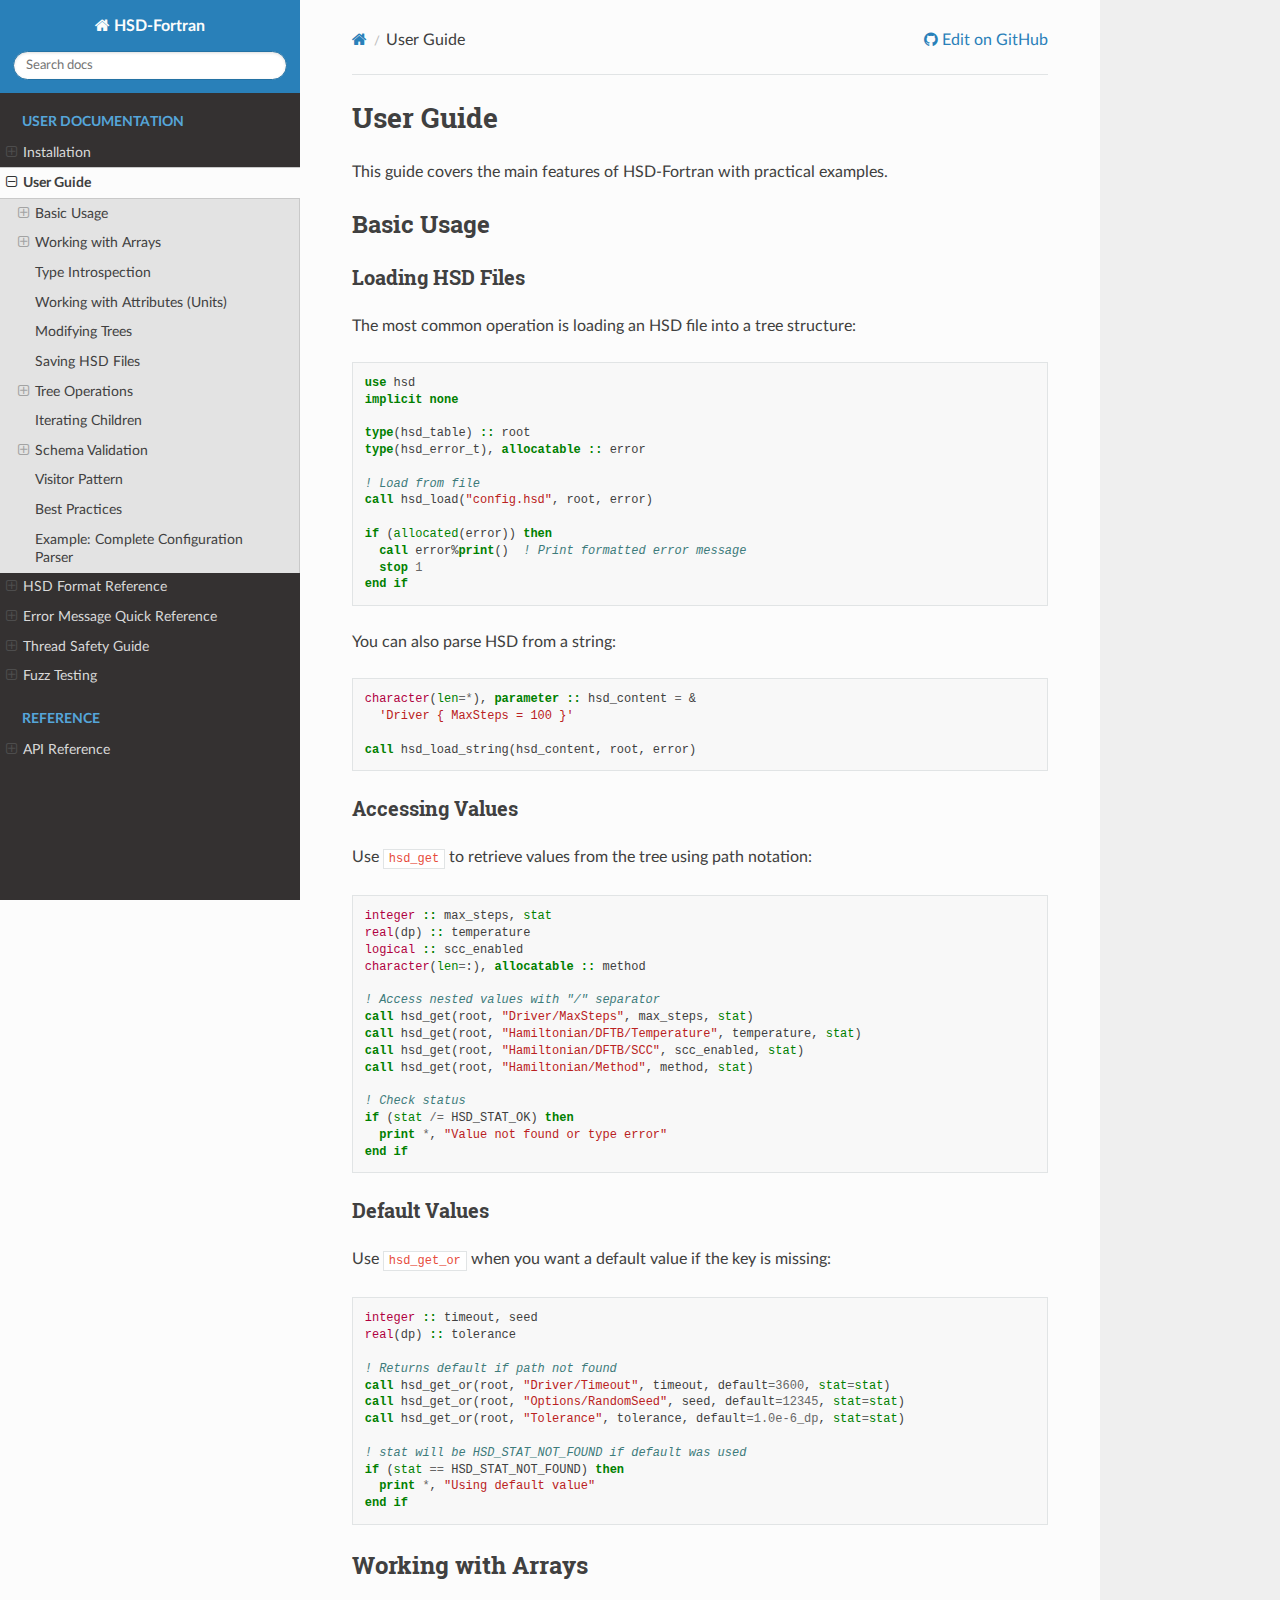
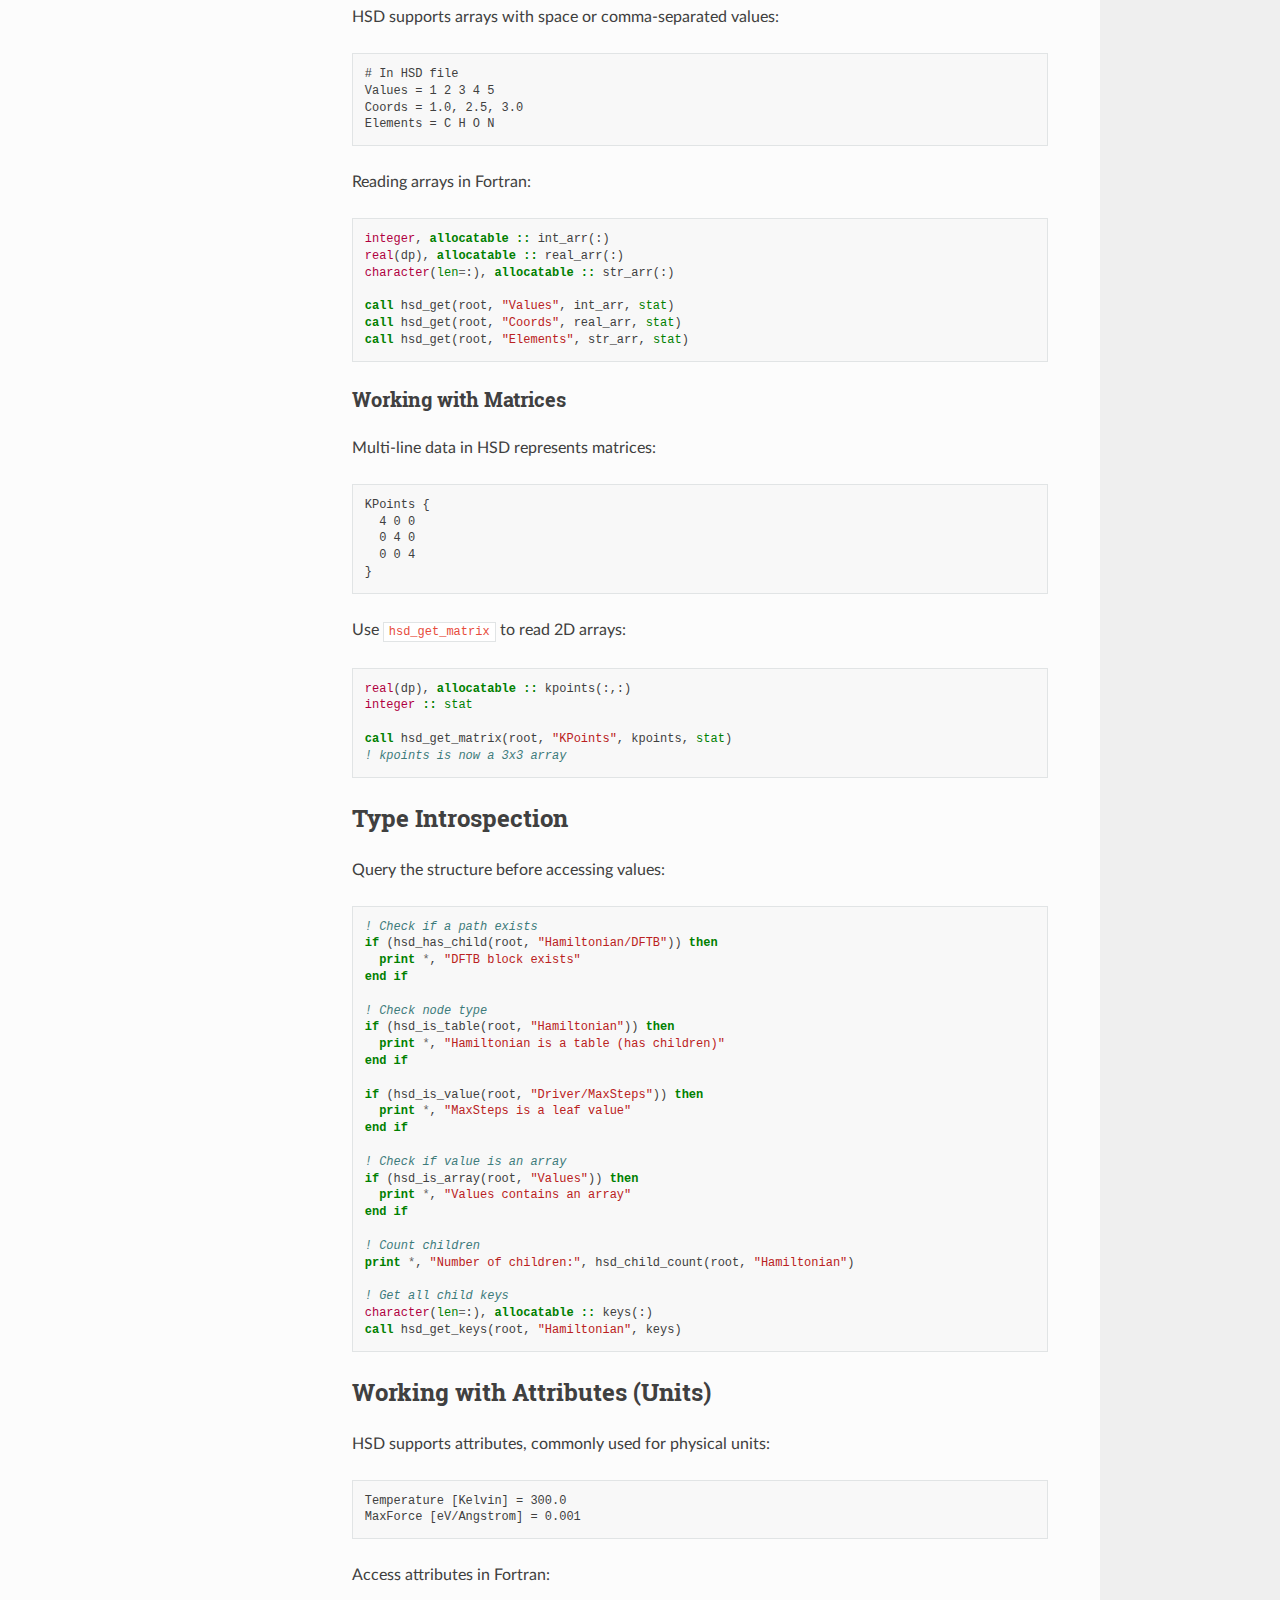
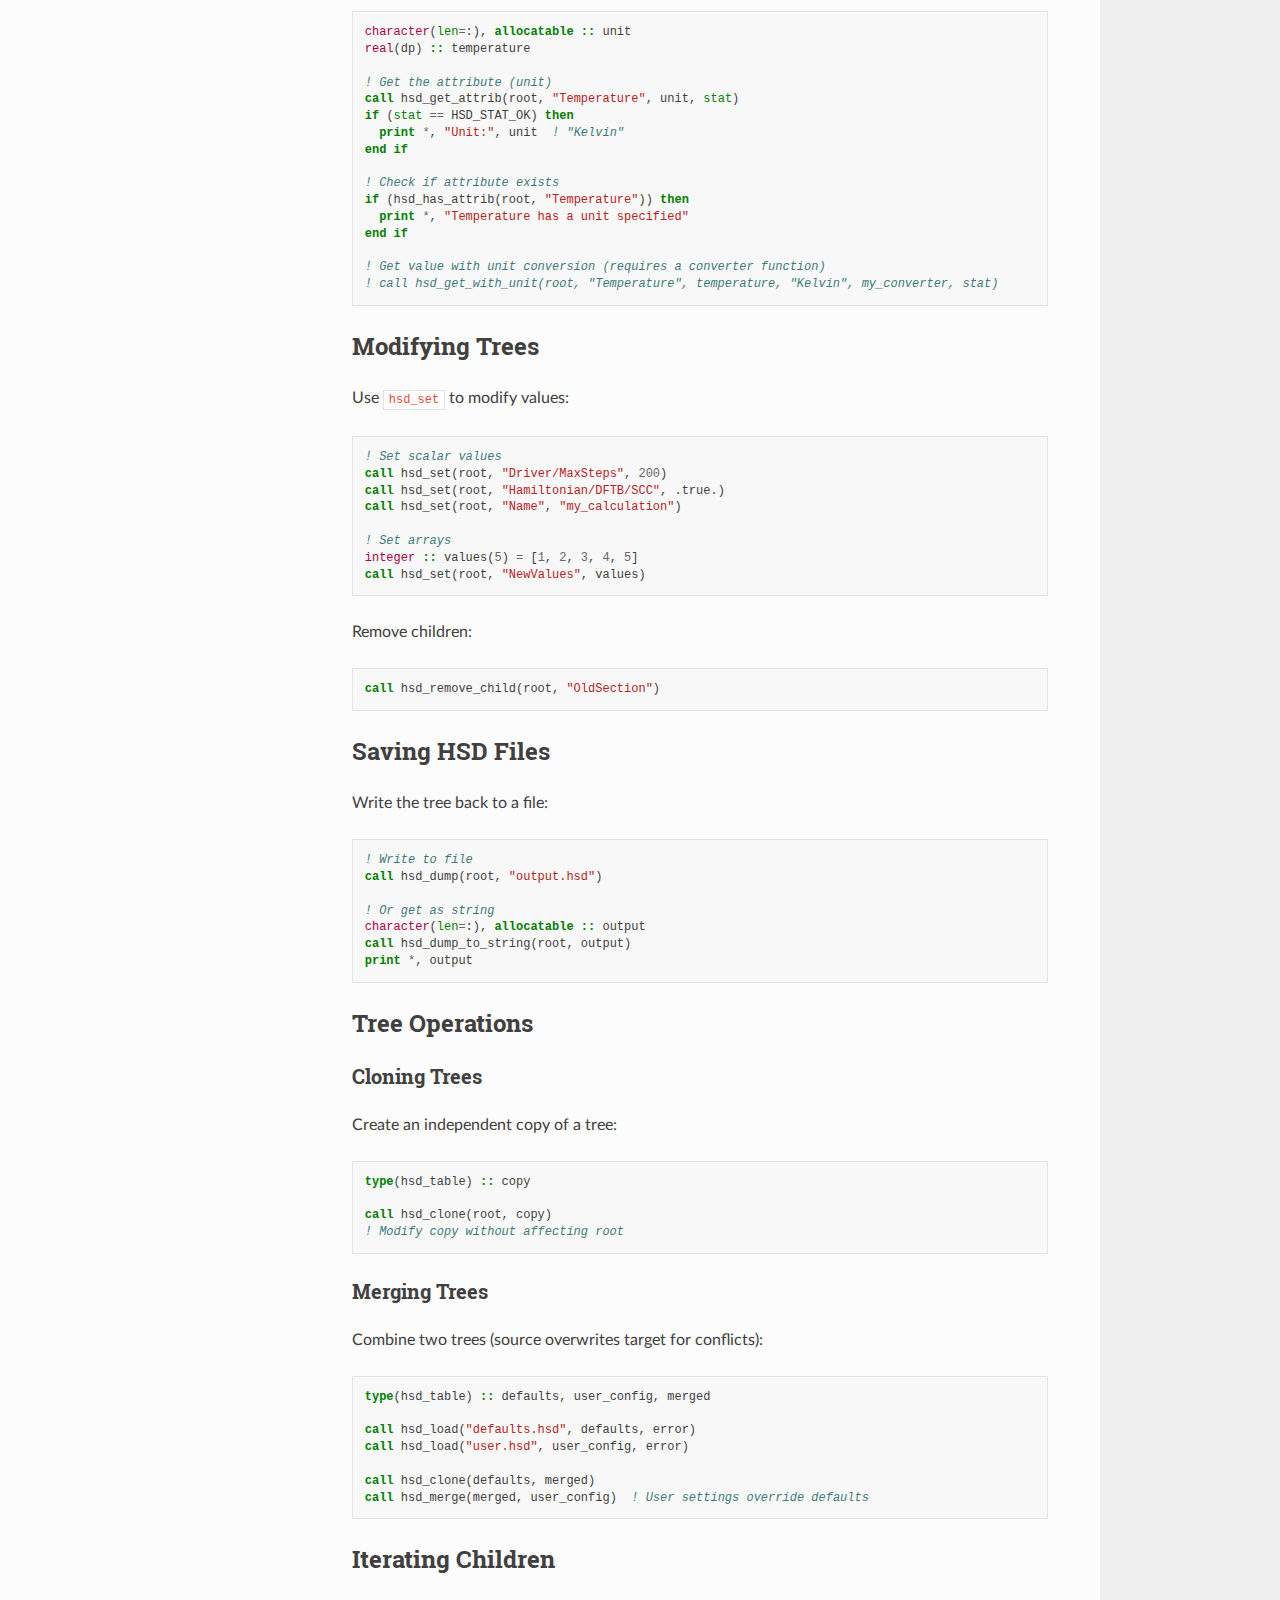
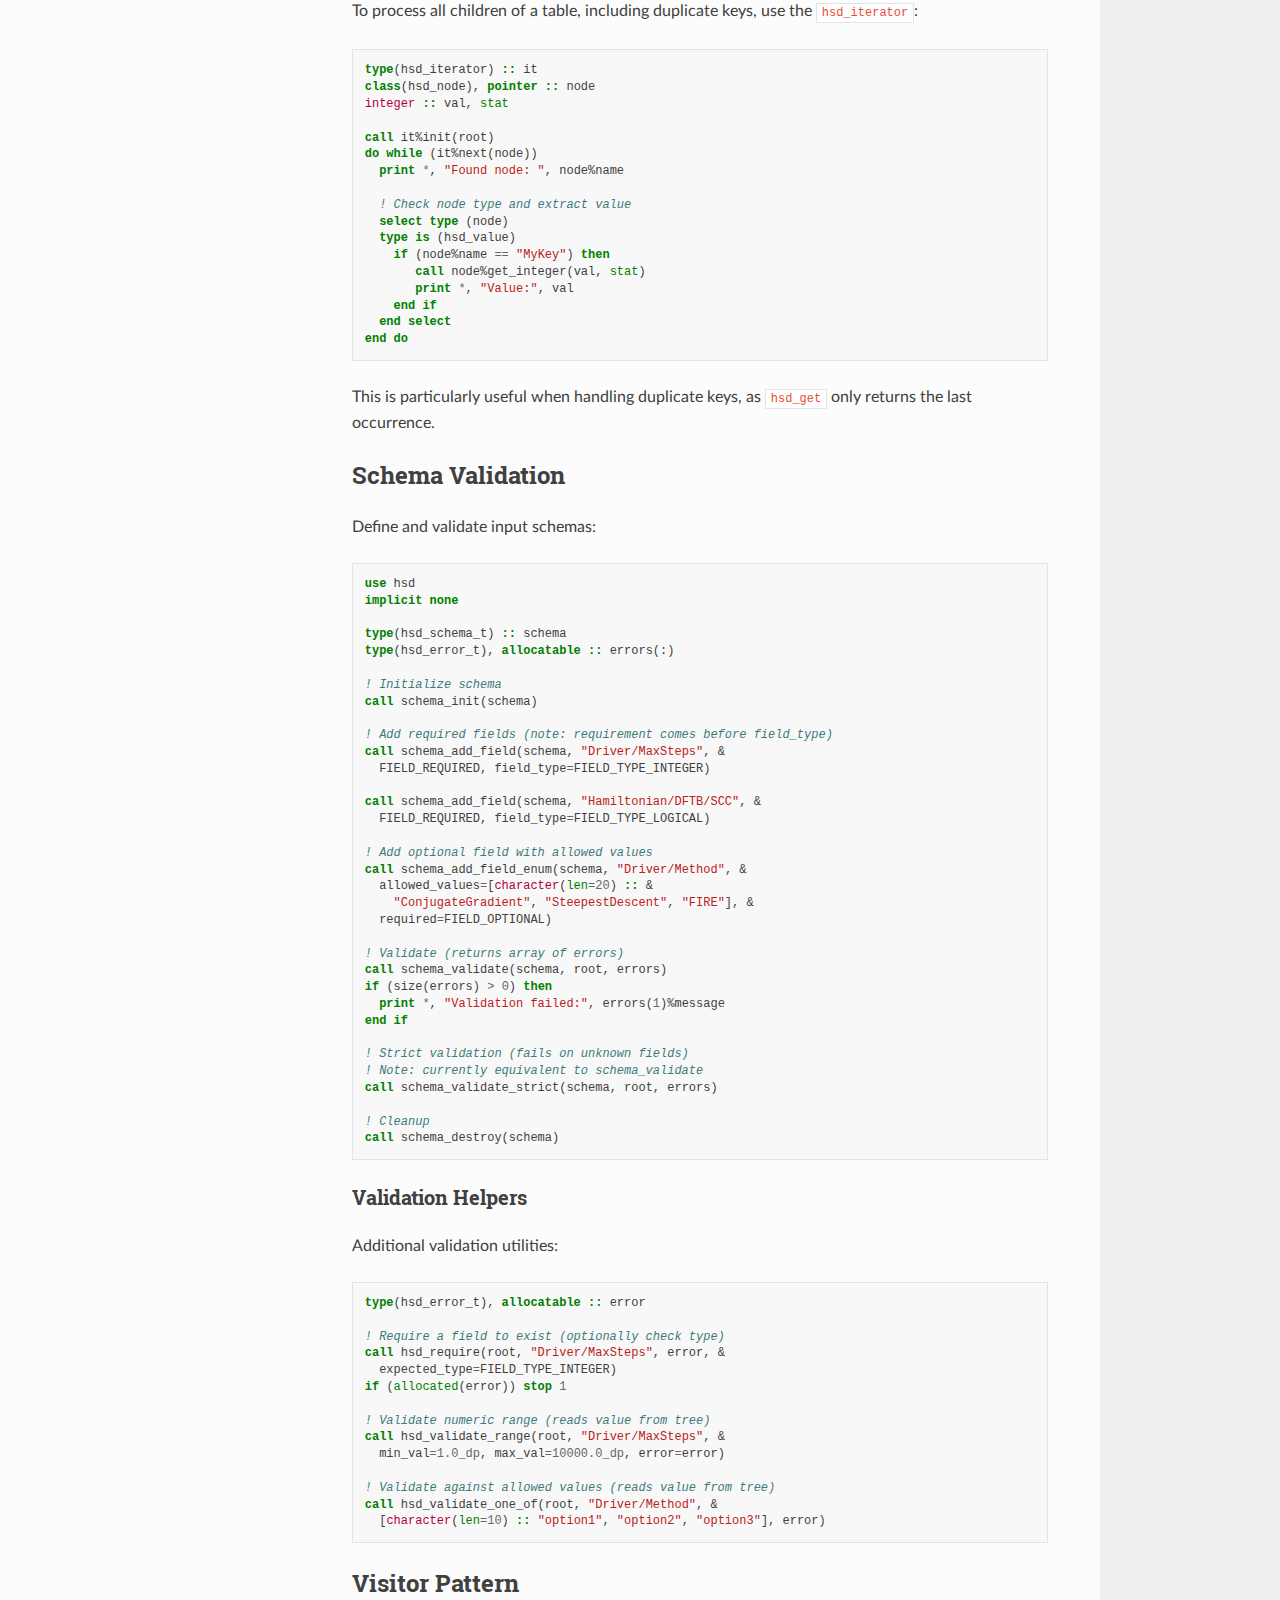
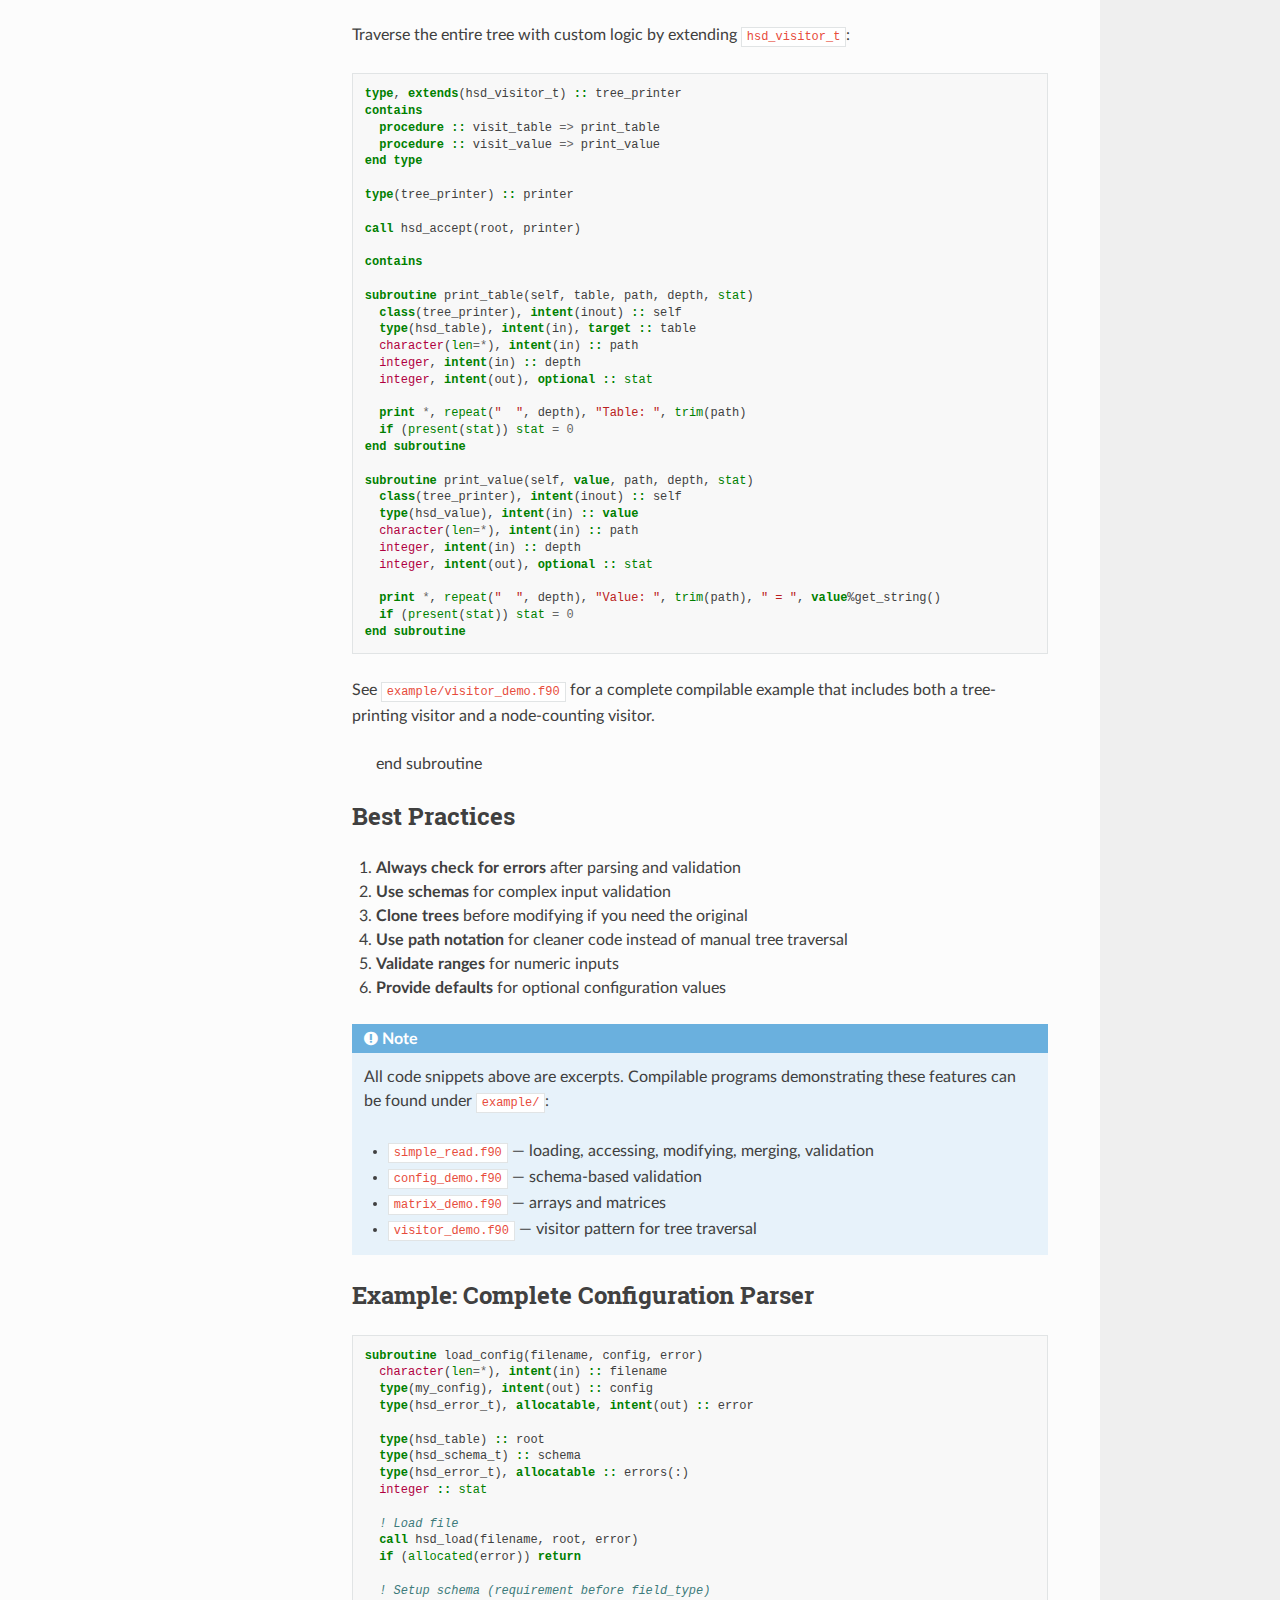
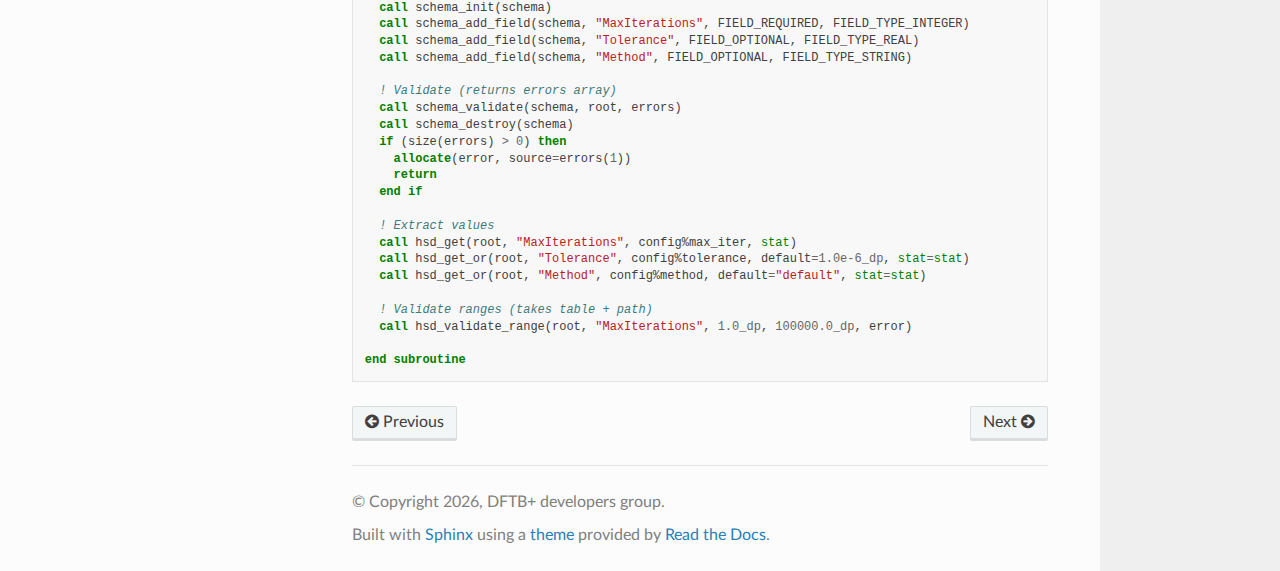
<file: public/user_guide.html>
<!DOCTYPE html>
<html class="writer-html5" lang="en" data-content_root="./">
<head>
  <meta charset="utf-8" /><meta name="viewport" content="width=device-width, initial-scale=1" />

  <meta name="viewport" content="width=device-width, initial-scale=1.0" />
  <title>User Guide &mdash; HSD-Fortran 1.0.0 documentation</title>
      <link rel="stylesheet" type="text/css" href="_static/pygments.css?v=80d5e7a1" />
      <link rel="stylesheet" type="text/css" href="_static/css/theme.css?v=9edc463e" />

  
      <script src="_static/jquery.js?v=5d32c60e"></script>
      <script src="_static/_sphinx_javascript_frameworks_compat.js?v=2cd50e6c"></script>
      <script src="_static/documentation_options.js?v=8d563738"></script>
      <script src="_static/doctools.js?v=fd6eb6e6"></script>
      <script src="_static/sphinx_highlight.js?v=6ffebe34"></script>
    <script src="_static/js/theme.js"></script>
    <link rel="index" title="Index" href="genindex.html" />
    <link rel="search" title="Search" href="search.html" />
    <link rel="next" title="HSD Format Reference" href="hsd_format.html" />
    <link rel="prev" title="Installation" href="installation.html" /> 
</head>

<body class="wy-body-for-nav"> 
  <div class="wy-grid-for-nav">
    <nav data-toggle="wy-nav-shift" class="wy-nav-side">
      <div class="wy-side-scroll">
        <div class="wy-side-nav-search" >

          
          
          <a href="index.html" class="icon icon-home">
            HSD-Fortran
          </a>
<div role="search">
  <form id="rtd-search-form" class="wy-form" action="search.html" method="get">
    <input type="text" name="q" placeholder="Search docs" aria-label="Search docs" />
    <input type="hidden" name="check_keywords" value="yes" />
    <input type="hidden" name="area" value="default" />
  </form>
</div>
        </div><div class="wy-menu wy-menu-vertical" data-spy="affix" role="navigation" aria-label="Navigation menu">
              <p class="caption" role="heading"><span class="caption-text">User Documentation</span></p>
<ul class="current">
<li class="toctree-l1"><a class="reference internal" href="installation.html">Installation</a><ul>
<li class="toctree-l2"><a class="reference internal" href="installation.html#requirements">Requirements</a></li>
<li class="toctree-l2"><a class="reference internal" href="installation.html#building-with-cmake">Building with CMake</a><ul>
<li class="toctree-l3"><a class="reference internal" href="installation.html#basic-build">Basic Build</a></li>
<li class="toctree-l3"><a class="reference internal" href="installation.html#debug-build-with-coverage">Debug Build with Coverage</a></li>
<li class="toctree-l3"><a class="reference internal" href="installation.html#cmake-options">CMake Options</a></li>
<li class="toctree-l3"><a class="reference internal" href="installation.html#using-as-a-cmake-subproject">Using as a CMake Subproject</a></li>
</ul>
</li>
<li class="toctree-l2"><a class="reference internal" href="installation.html#building-with-fpm">Building with fpm</a><ul>
<li class="toctree-l3"><a class="reference internal" href="installation.html#using-as-an-fpm-dependency">Using as an fpm Dependency</a></li>
</ul>
</li>
<li class="toctree-l2"><a class="reference internal" href="installation.html#verifying-installation">Verifying Installation</a></li>
<li class="toctree-l2"><a class="reference internal" href="installation.html#running-the-example">Running the Example</a></li>
</ul>
</li>
<li class="toctree-l1 current"><a class="current reference internal" href="#">User Guide</a><ul>
<li class="toctree-l2"><a class="reference internal" href="#basic-usage">Basic Usage</a><ul>
<li class="toctree-l3"><a class="reference internal" href="#loading-hsd-files">Loading HSD Files</a></li>
<li class="toctree-l3"><a class="reference internal" href="#accessing-values">Accessing Values</a></li>
<li class="toctree-l3"><a class="reference internal" href="#default-values">Default Values</a></li>
</ul>
</li>
<li class="toctree-l2"><a class="reference internal" href="#working-with-arrays">Working with Arrays</a><ul>
<li class="toctree-l3"><a class="reference internal" href="#working-with-matrices">Working with Matrices</a></li>
</ul>
</li>
<li class="toctree-l2"><a class="reference internal" href="#type-introspection">Type Introspection</a></li>
<li class="toctree-l2"><a class="reference internal" href="#working-with-attributes-units">Working with Attributes (Units)</a></li>
<li class="toctree-l2"><a class="reference internal" href="#modifying-trees">Modifying Trees</a></li>
<li class="toctree-l2"><a class="reference internal" href="#saving-hsd-files">Saving HSD Files</a></li>
<li class="toctree-l2"><a class="reference internal" href="#tree-operations">Tree Operations</a><ul>
<li class="toctree-l3"><a class="reference internal" href="#cloning-trees">Cloning Trees</a></li>
<li class="toctree-l3"><a class="reference internal" href="#merging-trees">Merging Trees</a></li>
</ul>
</li>
<li class="toctree-l2"><a class="reference internal" href="#iterating-children">Iterating Children</a></li>
<li class="toctree-l2"><a class="reference internal" href="#schema-validation">Schema Validation</a><ul>
<li class="toctree-l3"><a class="reference internal" href="#validation-helpers">Validation Helpers</a></li>
</ul>
</li>
<li class="toctree-l2"><a class="reference internal" href="#visitor-pattern">Visitor Pattern</a></li>
<li class="toctree-l2"><a class="reference internal" href="#best-practices">Best Practices</a></li>
<li class="toctree-l2"><a class="reference internal" href="#example-complete-configuration-parser">Example: Complete Configuration Parser</a></li>
</ul>
</li>
<li class="toctree-l1"><a class="reference internal" href="hsd_format.html">HSD Format Reference</a><ul>
<li class="toctree-l2"><a class="reference internal" href="hsd_format.html#basic-syntax">Basic Syntax</a><ul>
<li class="toctree-l3"><a class="reference internal" href="hsd_format.html#structure">Structure</a></li>
<li class="toctree-l3"><a class="reference internal" href="hsd_format.html#comments">Comments</a></li>
</ul>
</li>
<li class="toctree-l2"><a class="reference internal" href="hsd_format.html#data-types">Data Types</a><ul>
<li class="toctree-l3"><a class="reference internal" href="hsd_format.html#strings">Strings</a></li>
<li class="toctree-l3"><a class="reference internal" href="hsd_format.html#integers">Integers</a></li>
<li class="toctree-l3"><a class="reference internal" href="hsd_format.html#real-numbers">Real Numbers</a></li>
<li class="toctree-l3"><a class="reference internal" href="hsd_format.html#booleans">Booleans</a></li>
<li class="toctree-l3"><a class="reference internal" href="hsd_format.html#arrays">Arrays</a></li>
<li class="toctree-l3"><a class="reference internal" href="hsd_format.html#complex-numbers">Complex Numbers</a></li>
<li class="toctree-l3"><a class="reference internal" href="hsd_format.html#matrices-multi-line-data">Matrices (Multi-line Data)</a></li>
</ul>
</li>
<li class="toctree-l2"><a class="reference internal" href="hsd_format.html#advanced-syntax">Advanced Syntax</a><ul>
<li class="toctree-l3"><a class="reference internal" href="hsd_format.html#typed-blocks-short-form">Typed Blocks (Short Form)</a></li>
<li class="toctree-l3"><a class="reference internal" href="hsd_format.html#attributes-units">Attributes (Units)</a></li>
<li class="toctree-l3"><a class="reference internal" href="hsd_format.html#file-includes">File Includes</a><ul>
<li class="toctree-l4"><a class="reference internal" href="hsd_format.html#include-path-resolution">Include Path Resolution</a></li>
</ul>
</li>
</ul>
</li>
<li class="toctree-l2"><a class="reference internal" href="hsd_format.html#escaping-and-special-characters">Escaping and Special Characters</a><ul>
<li class="toctree-l3"><a class="reference internal" href="hsd_format.html#quoted-strings">Quoted Strings</a></li>
<li class="toctree-l3"><a class="reference internal" href="hsd_format.html#identifier-rules">Identifier Rules</a></li>
<li class="toctree-l3"><a class="reference internal" href="hsd_format.html#duplicate-keys">Duplicate Keys</a></li>
</ul>
</li>
<li class="toctree-l2"><a class="reference internal" href="hsd_format.html#grammar-summary">Grammar Summary</a></li>
<li class="toctree-l2"><a class="reference internal" href="hsd_format.html#error-messages">Error Messages</a></li>
<li class="toctree-l2"><a class="reference internal" href="hsd_format.html#compatibility-notes">Compatibility Notes</a><ul>
<li class="toctree-l3"><a class="reference internal" href="hsd_format.html#dftb-compatibility">DFTB+ Compatibility</a></li>
<li class="toctree-l3"><a class="reference internal" href="hsd_format.html#differences-from-json-yaml">Differences from JSON/YAML</a></li>
</ul>
</li>
</ul>
</li>
<li class="toctree-l1"><a class="reference internal" href="error_handling.html">Error Message Quick Reference</a><ul>
<li class="toctree-l2"><a class="reference internal" href="error_handling.html#error-type-structure">Error Type Structure</a></li>
<li class="toctree-l2"><a class="reference internal" href="error_handling.html#creating-errors-with-context">Creating Errors with Context</a><ul>
<li class="toctree-l3"><a class="reference internal" href="error_handling.html#basic-error">Basic Error</a></li>
<li class="toctree-l3"><a class="reference internal" href="error_handling.html#error-with-full-context">Error with Full Context</a></li>
<li class="toctree-l3"><a class="reference internal" href="error_handling.html#syntax-error-helper">Syntax Error Helper</a></li>
<li class="toctree-l3"><a class="reference internal" href="error_handling.html#type-error-helper">Type Error Helper</a></li>
</ul>
</li>
<li class="toctree-l2"><a class="reference internal" href="error_handling.html#error-codes">Error Codes</a></li>
<li class="toctree-l2"><a class="reference internal" href="error_handling.html#usage-examples">Usage Examples</a><ul>
<li class="toctree-l3"><a class="reference internal" href="error_handling.html#handling-errors">Handling Errors</a></li>
<li class="toctree-l3"><a class="reference internal" href="error_handling.html#error-output-format">Error Output Format</a></li>
</ul>
</li>
<li class="toctree-l2"><a class="reference internal" href="error_handling.html#common-error-scenarios">Common Error Scenarios</a><ul>
<li class="toctree-l3"><a class="reference internal" href="error_handling.html#unclosed-bracket">Unclosed Bracket</a></li>
<li class="toctree-l3"><a class="reference internal" href="error_handling.html#include-cycle">Include Cycle</a></li>
<li class="toctree-l3"><a class="reference internal" href="error_handling.html#file-not-found">File Not Found</a></li>
<li class="toctree-l3"><a class="reference internal" href="error_handling.html#type-mismatch">Type Mismatch</a></li>
</ul>
</li>
<li class="toctree-l2"><a class="reference internal" href="error_handling.html#best-practices">Best Practices</a></li>
<li class="toctree-l2"><a class="reference internal" href="error_handling.html#coding-conventions-for-stat-parameters">Coding Conventions for <code class="docutils literal notranslate"><span class="pre">stat</span></code> Parameters</a><ul>
<li class="toctree-l3"><a class="reference internal" href="error_handling.html#the-pattern">The Pattern</a></li>
<li class="toctree-l3"><a class="reference internal" href="error_handling.html#recommended-approaches">Recommended Approaches</a></li>
<li class="toctree-l3"><a class="reference internal" href="error_handling.html#common-mistakes-to-avoid">Common Mistakes to Avoid</a></li>
<li class="toctree-l3"><a class="reference internal" href="error_handling.html#using-local-status-variables">Using Local Status Variables</a></li>
</ul>
</li>
</ul>
</li>
<li class="toctree-l1"><a class="reference internal" href="thread_safety.html">Thread Safety Guide</a><ul>
<li class="toctree-l2"><a class="reference internal" href="thread_safety.html#overview">Overview</a></li>
<li class="toctree-l2"><a class="reference internal" href="thread_safety.html#thread-safety-summary">Thread Safety Summary</a></li>
<li class="toctree-l2"><a class="reference internal" href="thread_safety.html#detailed-analysis">Detailed Analysis</a><ul>
<li class="toctree-l3"><a class="reference internal" href="thread_safety.html#safe-operations-no-synchronization-needed">Safe Operations (No Synchronization Needed)</a></li>
<li class="toctree-l3"><a class="reference internal" href="thread_safety.html#unsafe-operations-require-external-synchronization">Unsafe Operations (Require External Synchronization)</a></li>
</ul>
</li>
<li class="toctree-l2"><a class="reference internal" href="thread_safety.html#module-specific-notes">Module-Specific Notes</a><ul>
<li class="toctree-l3"><a class="reference internal" href="thread_safety.html#hsd-types">hsd_types</a></li>
<li class="toctree-l3"><a class="reference internal" href="thread_safety.html#hsd-parser">hsd_parser</a></li>
<li class="toctree-l3"><a class="reference internal" href="thread_safety.html#hsd-formatter">hsd_formatter</a></li>
<li class="toctree-l3"><a class="reference internal" href="thread_safety.html#hsd-schema">hsd_schema</a></li>
<li class="toctree-l3"><a class="reference internal" href="thread_safety.html#hsd-hash-table">hsd_hash_table</a></li>
</ul>
</li>
<li class="toctree-l2"><a class="reference internal" href="thread_safety.html#openmp-considerations">OpenMP Considerations</a></li>
<li class="toctree-l2"><a class="reference internal" href="thread_safety.html#coarray-fortran-considerations">Coarray Fortran Considerations</a></li>
<li class="toctree-l2"><a class="reference internal" href="thread_safety.html#recommendations">Recommendations</a></li>
<li class="toctree-l2"><a class="reference internal" href="thread_safety.html#future-considerations">Future Considerations</a></li>
<li class="toctree-l2"><a class="reference internal" href="thread_safety.html#implementation-notes">Implementation Notes</a><ul>
<li class="toctree-l3"><a class="reference internal" href="thread_safety.html#why-no-built-in-synchronization">Why No Built-in Synchronization?</a></li>
<li class="toctree-l3"><a class="reference internal" href="thread_safety.html#hash-table-thread-safety">Hash Table Thread Safety</a></li>
</ul>
</li>
</ul>
</li>
<li class="toctree-l1"><a class="reference internal" href="fuzzing.html">Fuzz Testing</a><ul>
<li class="toctree-l2"><a class="reference internal" href="fuzzing.html#prerequisites">Prerequisites</a></li>
<li class="toctree-l2"><a class="reference internal" href="fuzzing.html#building-the-fuzz-target">Building the Fuzz Target</a></li>
<li class="toctree-l2"><a class="reference internal" href="fuzzing.html#running-the-fuzzer">Running the Fuzzer</a><ul>
<li class="toctree-l3"><a class="reference internal" href="fuzzing.html#basic-usage">Basic Usage</a></li>
<li class="toctree-l3"><a class="reference internal" href="fuzzing.html#using-the-dictionary">Using the Dictionary</a></li>
<li class="toctree-l3"><a class="reference internal" href="fuzzing.html#parallel-fuzzing">Parallel Fuzzing</a></li>
</ul>
</li>
<li class="toctree-l2"><a class="reference internal" href="fuzzing.html#understanding-output">Understanding Output</a><ul>
<li class="toctree-l3"><a class="reference internal" href="fuzzing.html#reproducing-issues">Reproducing Issues</a></li>
</ul>
</li>
<li class="toctree-l2"><a class="reference internal" href="fuzzing.html#corpus-management">Corpus Management</a><ul>
<li class="toctree-l3"><a class="reference internal" href="fuzzing.html#minimizing-the-corpus">Minimizing the Corpus</a></li>
<li class="toctree-l3"><a class="reference internal" href="fuzzing.html#minimizing-a-crash">Minimizing a Crash</a></li>
</ul>
</li>
<li class="toctree-l2"><a class="reference internal" href="fuzzing.html#seed-corpus">Seed Corpus</a></li>
<li class="toctree-l2"><a class="reference internal" href="fuzzing.html#troubleshooting">Troubleshooting</a><ul>
<li class="toctree-l3"><a class="reference internal" href="fuzzing.html#afl-qemu-trace-not-found">“afl-qemu-trace not found”</a></li>
<li class="toctree-l3"><a class="reference internal" href="fuzzing.html#hmm-your-system-is-configured-to-send-core-dump-notifications">“Hmm, your system is configured to send core dump notifications”</a></li>
<li class="toctree-l3"><a class="reference internal" href="fuzzing.html#low-execution-speed">Low Execution Speed</a></li>
<li class="toctree-l3"><a class="reference internal" href="fuzzing.html#afl-shows-0-paths">AFL++ Shows 0 Paths</a></li>
</ul>
</li>
</ul>
</li>
</ul>
<p class="caption" role="heading"><span class="caption-text">Reference</span></p>
<ul>
<li class="toctree-l1"><a class="reference internal" href="api.html">API Reference</a><ul>
<li class="toctree-l2"><a class="reference internal" href="api.html#module-hsd">Module: hsd</a></li>
<li class="toctree-l2"><a class="reference internal" href="api.html#types">Types</a><ul>
<li class="toctree-l3"><a class="reference internal" href="api.html#core-types">Core Types</a><ul>
<li class="toctree-l4"><a class="reference internal" href="api.html#hsd-table"><code class="docutils literal notranslate"><span class="pre">hsd_table</span></code></a></li>
<li class="toctree-l4"><a class="reference internal" href="api.html#hsd-value"><code class="docutils literal notranslate"><span class="pre">hsd_value</span></code></a></li>
<li class="toctree-l4"><a class="reference internal" href="api.html#hsd-error-t"><code class="docutils literal notranslate"><span class="pre">hsd_error_t</span></code></a></li>
<li class="toctree-l4"><a class="reference internal" href="api.html#hsd-iterator"><code class="docutils literal notranslate"><span class="pre">hsd_iterator</span></code></a></li>
<li class="toctree-l4"><a class="reference internal" href="api.html#hsd-schema-t"><code class="docutils literal notranslate"><span class="pre">hsd_schema_t</span></code></a></li>
<li class="toctree-l4"><a class="reference internal" href="api.html#hsd-visitor-t"><code class="docutils literal notranslate"><span class="pre">hsd_visitor_t</span></code></a></li>
</ul>
</li>
<li class="toctree-l3"><a class="reference internal" href="api.html#precision-constants">Precision Constants</a></li>
<li class="toctree-l3"><a class="reference internal" href="api.html#value-type-constants">Value Type Constants</a></li>
<li class="toctree-l3"><a class="reference internal" href="api.html#error-codes">Error Codes</a></li>
<li class="toctree-l3"><a class="reference internal" href="api.html#schema-constants">Schema Constants</a></li>
</ul>
</li>
<li class="toctree-l2"><a class="reference internal" href="api.html#i-o-procedures">I/O Procedures</a><ul>
<li class="toctree-l3"><a class="reference internal" href="api.html#hsd-load">hsd_load</a></li>
<li class="toctree-l3"><a class="reference internal" href="api.html#hsd-load-string">hsd_load_string</a></li>
<li class="toctree-l3"><a class="reference internal" href="api.html#hsd-dump">hsd_dump</a></li>
<li class="toctree-l3"><a class="reference internal" href="api.html#hsd-dump-to-string">hsd_dump_to_string</a></li>
</ul>
</li>
<li class="toctree-l2"><a class="reference internal" href="api.html#accessor-procedures">Accessor Procedures</a><ul>
<li class="toctree-l3"><a class="reference internal" href="api.html#hsd-get">hsd_get</a></li>
<li class="toctree-l3"><a class="reference internal" href="api.html#hsd-get-or">hsd_get_or</a></li>
<li class="toctree-l3"><a class="reference internal" href="api.html#hsd-get-matrix">hsd_get_matrix</a></li>
<li class="toctree-l3"><a class="reference internal" href="api.html#hsd-get-inline-text">hsd_get_inline_text</a></li>
</ul>
</li>
<li class="toctree-l2"><a class="reference internal" href="api.html#query-procedures">Query Procedures</a><ul>
<li class="toctree-l3"><a class="reference internal" href="api.html#hsd-has-child">hsd_has_child</a></li>
<li class="toctree-l3"><a class="reference internal" href="api.html#hsd-is-table">hsd_is_table</a></li>
<li class="toctree-l3"><a class="reference internal" href="api.html#hsd-is-value">hsd_is_value</a></li>
<li class="toctree-l3"><a class="reference internal" href="api.html#hsd-is-array">hsd_is_array</a></li>
<li class="toctree-l3"><a class="reference internal" href="api.html#hsd-child-count">hsd_child_count</a></li>
<li class="toctree-l3"><a class="reference internal" href="api.html#hsd-get-keys">hsd_get_keys</a></li>
<li class="toctree-l3"><a class="reference internal" href="api.html#hsd-get-type">hsd_get_type</a></li>
<li class="toctree-l3"><a class="reference internal" href="api.html#hsd-get-attrib">hsd_get_attrib</a></li>
<li class="toctree-l3"><a class="reference internal" href="api.html#hsd-has-attrib">hsd_has_attrib</a></li>
<li class="toctree-l3"><a class="reference internal" href="api.html#hsd-get-child">hsd_get_child</a></li>
<li class="toctree-l3"><a class="reference internal" href="api.html#hsd-get-table">hsd_get_table</a></li>
<li class="toctree-l3"><a class="reference internal" href="api.html#hsd-has-value-children">hsd_has_value_children</a></li>
<li class="toctree-l3"><a class="reference internal" href="api.html#hsd-get-name">hsd_get_name</a></li>
</ul>
</li>
<li class="toctree-l2"><a class="reference internal" href="api.html#mutation-procedures">Mutation Procedures</a><ul>
<li class="toctree-l3"><a class="reference internal" href="api.html#hsd-set">hsd_set</a></li>
<li class="toctree-l3"><a class="reference internal" href="api.html#hsd-remove-child">hsd_remove_child</a></li>
</ul>
</li>
<li class="toctree-l2"><a class="reference internal" href="api.html#tree-operations">Tree Operations</a><ul>
<li class="toctree-l3"><a class="reference internal" href="api.html#hsd-clone">hsd_clone</a></li>
<li class="toctree-l3"><a class="reference internal" href="api.html#hsd-merge">hsd_merge</a></li>
</ul>
</li>
<li class="toctree-l2"><a class="reference internal" href="api.html#validation-procedures">Validation Procedures</a><ul>
<li class="toctree-l3"><a class="reference internal" href="api.html#hsd-require">hsd_require</a></li>
<li class="toctree-l3"><a class="reference internal" href="api.html#hsd-validate-range">hsd_validate_range</a></li>
<li class="toctree-l3"><a class="reference internal" href="api.html#hsd-validate-one-of">hsd_validate_one_of</a></li>
<li class="toctree-l3"><a class="reference internal" href="api.html#hsd-get-with-unit">hsd_get_with_unit</a></li>
</ul>
</li>
<li class="toctree-l2"><a class="reference internal" href="api.html#schema-validation">Schema Validation</a><ul>
<li class="toctree-l3"><a class="reference internal" href="api.html#schema-init">schema_init</a></li>
<li class="toctree-l3"><a class="reference internal" href="api.html#schema-destroy">schema_destroy</a></li>
<li class="toctree-l3"><a class="reference internal" href="api.html#schema-add-field">schema_add_field</a></li>
<li class="toctree-l3"><a class="reference internal" href="api.html#schema-add-field-enum">schema_add_field_enum</a></li>
<li class="toctree-l3"><a class="reference internal" href="api.html#schema-validate">schema_validate</a></li>
<li class="toctree-l3"><a class="reference internal" href="api.html#schema-validate-strict">schema_validate_strict</a></li>
</ul>
</li>
<li class="toctree-l2"><a class="reference internal" href="api.html#visitor-pattern">Visitor Pattern</a><ul>
<li class="toctree-l3"><a class="reference internal" href="api.html#hsd-accept">hsd_accept</a></li>
</ul>
</li>
<li class="toctree-l2"><a class="reference internal" href="api.html#constructor-functions">Constructor Functions</a><ul>
<li class="toctree-l3"><a class="reference internal" href="api.html#new-table">new_table</a></li>
<li class="toctree-l3"><a class="reference internal" href="api.html#new-value">new_value</a></li>
</ul>
</li>
</ul>
</li>
</ul>

        </div>
      </div>
    </nav>

    <section data-toggle="wy-nav-shift" class="wy-nav-content-wrap"><nav class="wy-nav-top" aria-label="Mobile navigation menu" >
          <i data-toggle="wy-nav-top" class="fa fa-bars"></i>
          <a href="index.html">HSD-Fortran</a>
      </nav>

      <div class="wy-nav-content">
        <div class="rst-content">
          <div role="navigation" aria-label="Page navigation">
  <ul class="wy-breadcrumbs">
      <li><a href="index.html" class="icon icon-home" aria-label="Home"></a></li>
      <li class="breadcrumb-item active">User Guide</li>
      <li class="wy-breadcrumbs-aside">
              <a href="https://github.com/elv3rs/hsd-fortran/blob/main/docs/user_guide.rst" class="fa fa-github"> Edit on GitHub</a>
      </li>
  </ul>
  <hr/>
</div>
          <div role="main" class="document" itemscope="itemscope" itemtype="http://schema.org/Article">
           <div itemprop="articleBody">
             
  <section id="user-guide">
<h1>User Guide<a class="headerlink" href="#user-guide" title="Link to this heading"></a></h1>
<p>This guide covers the main features of HSD-Fortran with practical examples.</p>
<section id="basic-usage">
<h2>Basic Usage<a class="headerlink" href="#basic-usage" title="Link to this heading"></a></h2>
<section id="loading-hsd-files">
<h3>Loading HSD Files<a class="headerlink" href="#loading-hsd-files" title="Link to this heading"></a></h3>
<p>The most common operation is loading an HSD file into a tree structure:</p>
<div class="highlight-fortran notranslate"><div class="highlight"><pre><span></span><span class="k">use </span><span class="n">hsd</span>
<span class="k">implicit none</span>

<span class="k">type</span><span class="p">(</span><span class="n">hsd_table</span><span class="p">)</span><span class="w"> </span><span class="kd">::</span><span class="w"> </span><span class="n">root</span>
<span class="k">type</span><span class="p">(</span><span class="n">hsd_error_t</span><span class="p">),</span><span class="w"> </span><span class="k">allocatable</span><span class="w"> </span><span class="kd">::</span><span class="w"> </span><span class="n">error</span>

<span class="c">! Load from file</span>
<span class="k">call </span><span class="n">hsd_load</span><span class="p">(</span><span class="s2">&quot;config.hsd&quot;</span><span class="p">,</span><span class="w"> </span><span class="n">root</span><span class="p">,</span><span class="w"> </span><span class="n">error</span><span class="p">)</span>

<span class="k">if</span><span class="w"> </span><span class="p">(</span><span class="nb">allocated</span><span class="p">(</span><span class="n">error</span><span class="p">))</span><span class="w"> </span><span class="k">then</span>
<span class="k">  call </span><span class="n">error</span><span class="p">%</span><span class="k">print</span><span class="p">()</span><span class="w">  </span><span class="c">! Print formatted error message</span>
<span class="w">  </span><span class="k">stop </span><span class="mi">1</span>
<span class="k">end if</span>
</pre></div>
</div>
<p>You can also parse HSD from a string:</p>
<div class="highlight-fortran notranslate"><div class="highlight"><pre><span></span><span class="kt">character</span><span class="p">(</span><span class="nb">len</span><span class="o">=*</span><span class="p">),</span><span class="w"> </span><span class="k">parameter</span><span class="w"> </span><span class="kd">::</span><span class="w"> </span><span class="n">hsd_content</span><span class="w"> </span><span class="o">=</span><span class="w"> </span><span class="p">&amp;</span>
<span class="w">  </span><span class="s1">&#39;Driver { MaxSteps = 100 }&#39;</span>

<span class="k">call </span><span class="n">hsd_load_string</span><span class="p">(</span><span class="n">hsd_content</span><span class="p">,</span><span class="w"> </span><span class="n">root</span><span class="p">,</span><span class="w"> </span><span class="n">error</span><span class="p">)</span>
</pre></div>
</div>
</section>
<section id="accessing-values">
<h3>Accessing Values<a class="headerlink" href="#accessing-values" title="Link to this heading"></a></h3>
<p>Use <code class="docutils literal notranslate"><span class="pre">hsd_get</span></code> to retrieve values from the tree using path notation:</p>
<div class="highlight-fortran notranslate"><div class="highlight"><pre><span></span><span class="kt">integer</span><span class="w"> </span><span class="kd">::</span><span class="w"> </span><span class="n">max_steps</span><span class="p">,</span><span class="w"> </span><span class="nb">stat</span>
<span class="kt">real</span><span class="p">(</span><span class="n">dp</span><span class="p">)</span><span class="w"> </span><span class="kd">::</span><span class="w"> </span><span class="n">temperature</span>
<span class="kt">logical</span><span class="w"> </span><span class="kd">::</span><span class="w"> </span><span class="n">scc_enabled</span>
<span class="kt">character</span><span class="p">(</span><span class="nb">len</span><span class="o">=</span><span class="p">:),</span><span class="w"> </span><span class="k">allocatable</span><span class="w"> </span><span class="kd">::</span><span class="w"> </span><span class="n">method</span>

<span class="c">! Access nested values with &quot;/&quot; separator</span>
<span class="k">call </span><span class="n">hsd_get</span><span class="p">(</span><span class="n">root</span><span class="p">,</span><span class="w"> </span><span class="s2">&quot;Driver/MaxSteps&quot;</span><span class="p">,</span><span class="w"> </span><span class="n">max_steps</span><span class="p">,</span><span class="w"> </span><span class="nb">stat</span><span class="p">)</span>
<span class="k">call </span><span class="n">hsd_get</span><span class="p">(</span><span class="n">root</span><span class="p">,</span><span class="w"> </span><span class="s2">&quot;Hamiltonian/DFTB/Temperature&quot;</span><span class="p">,</span><span class="w"> </span><span class="n">temperature</span><span class="p">,</span><span class="w"> </span><span class="nb">stat</span><span class="p">)</span>
<span class="k">call </span><span class="n">hsd_get</span><span class="p">(</span><span class="n">root</span><span class="p">,</span><span class="w"> </span><span class="s2">&quot;Hamiltonian/DFTB/SCC&quot;</span><span class="p">,</span><span class="w"> </span><span class="n">scc_enabled</span><span class="p">,</span><span class="w"> </span><span class="nb">stat</span><span class="p">)</span>
<span class="k">call </span><span class="n">hsd_get</span><span class="p">(</span><span class="n">root</span><span class="p">,</span><span class="w"> </span><span class="s2">&quot;Hamiltonian/Method&quot;</span><span class="p">,</span><span class="w"> </span><span class="n">method</span><span class="p">,</span><span class="w"> </span><span class="nb">stat</span><span class="p">)</span>

<span class="c">! Check status</span>
<span class="k">if</span><span class="w"> </span><span class="p">(</span><span class="nb">stat</span><span class="w"> </span><span class="o">/=</span><span class="w"> </span><span class="n">HSD_STAT_OK</span><span class="p">)</span><span class="w"> </span><span class="k">then</span>
<span class="k">  print</span><span class="w"> </span><span class="o">*</span><span class="p">,</span><span class="w"> </span><span class="s2">&quot;Value not found or type error&quot;</span>
<span class="k">end if</span>
</pre></div>
</div>
</section>
<section id="default-values">
<h3>Default Values<a class="headerlink" href="#default-values" title="Link to this heading"></a></h3>
<p>Use <code class="docutils literal notranslate"><span class="pre">hsd_get_or</span></code> when you want a default value if the key is missing:</p>
<div class="highlight-fortran notranslate"><div class="highlight"><pre><span></span><span class="kt">integer</span><span class="w"> </span><span class="kd">::</span><span class="w"> </span><span class="n">timeout</span><span class="p">,</span><span class="w"> </span><span class="n">seed</span>
<span class="kt">real</span><span class="p">(</span><span class="n">dp</span><span class="p">)</span><span class="w"> </span><span class="kd">::</span><span class="w"> </span><span class="n">tolerance</span>

<span class="c">! Returns default if path not found</span>
<span class="k">call </span><span class="n">hsd_get_or</span><span class="p">(</span><span class="n">root</span><span class="p">,</span><span class="w"> </span><span class="s2">&quot;Driver/Timeout&quot;</span><span class="p">,</span><span class="w"> </span><span class="n">timeout</span><span class="p">,</span><span class="w"> </span><span class="n">default</span><span class="o">=</span><span class="mi">3600</span><span class="p">,</span><span class="w"> </span><span class="nb">stat</span><span class="o">=</span><span class="nb">stat</span><span class="p">)</span>
<span class="k">call </span><span class="n">hsd_get_or</span><span class="p">(</span><span class="n">root</span><span class="p">,</span><span class="w"> </span><span class="s2">&quot;Options/RandomSeed&quot;</span><span class="p">,</span><span class="w"> </span><span class="n">seed</span><span class="p">,</span><span class="w"> </span><span class="n">default</span><span class="o">=</span><span class="mi">12345</span><span class="p">,</span><span class="w"> </span><span class="nb">stat</span><span class="o">=</span><span class="nb">stat</span><span class="p">)</span>
<span class="k">call </span><span class="n">hsd_get_or</span><span class="p">(</span><span class="n">root</span><span class="p">,</span><span class="w"> </span><span class="s2">&quot;Tolerance&quot;</span><span class="p">,</span><span class="w"> </span><span class="n">tolerance</span><span class="p">,</span><span class="w"> </span><span class="n">default</span><span class="o">=</span><span class="mf">1.0e-6_dp</span><span class="p">,</span><span class="w"> </span><span class="nb">stat</span><span class="o">=</span><span class="nb">stat</span><span class="p">)</span>

<span class="c">! stat will be HSD_STAT_NOT_FOUND if default was used</span>
<span class="k">if</span><span class="w"> </span><span class="p">(</span><span class="nb">stat</span><span class="w"> </span><span class="o">==</span><span class="w"> </span><span class="n">HSD_STAT_NOT_FOUND</span><span class="p">)</span><span class="w"> </span><span class="k">then</span>
<span class="k">  print</span><span class="w"> </span><span class="o">*</span><span class="p">,</span><span class="w"> </span><span class="s2">&quot;Using default value&quot;</span>
<span class="k">end if</span>
</pre></div>
</div>
</section>
</section>
<section id="working-with-arrays">
<h2>Working with Arrays<a class="headerlink" href="#working-with-arrays" title="Link to this heading"></a></h2>
<p>HSD supports arrays with space or comma-separated values:</p>
<div class="highlight-text notranslate"><div class="highlight"><pre><span></span># In HSD file
Values = 1 2 3 4 5
Coords = 1.0, 2.5, 3.0
Elements = C H O N
</pre></div>
</div>
<p>Reading arrays in Fortran:</p>
<div class="highlight-fortran notranslate"><div class="highlight"><pre><span></span><span class="kt">integer</span><span class="p">,</span><span class="w"> </span><span class="k">allocatable</span><span class="w"> </span><span class="kd">::</span><span class="w"> </span><span class="n">int_arr</span><span class="p">(:)</span>
<span class="kt">real</span><span class="p">(</span><span class="n">dp</span><span class="p">),</span><span class="w"> </span><span class="k">allocatable</span><span class="w"> </span><span class="kd">::</span><span class="w"> </span><span class="n">real_arr</span><span class="p">(:)</span>
<span class="kt">character</span><span class="p">(</span><span class="nb">len</span><span class="o">=</span><span class="p">:),</span><span class="w"> </span><span class="k">allocatable</span><span class="w"> </span><span class="kd">::</span><span class="w"> </span><span class="n">str_arr</span><span class="p">(:)</span>

<span class="k">call </span><span class="n">hsd_get</span><span class="p">(</span><span class="n">root</span><span class="p">,</span><span class="w"> </span><span class="s2">&quot;Values&quot;</span><span class="p">,</span><span class="w"> </span><span class="n">int_arr</span><span class="p">,</span><span class="w"> </span><span class="nb">stat</span><span class="p">)</span>
<span class="k">call </span><span class="n">hsd_get</span><span class="p">(</span><span class="n">root</span><span class="p">,</span><span class="w"> </span><span class="s2">&quot;Coords&quot;</span><span class="p">,</span><span class="w"> </span><span class="n">real_arr</span><span class="p">,</span><span class="w"> </span><span class="nb">stat</span><span class="p">)</span>
<span class="k">call </span><span class="n">hsd_get</span><span class="p">(</span><span class="n">root</span><span class="p">,</span><span class="w"> </span><span class="s2">&quot;Elements&quot;</span><span class="p">,</span><span class="w"> </span><span class="n">str_arr</span><span class="p">,</span><span class="w"> </span><span class="nb">stat</span><span class="p">)</span>
</pre></div>
</div>
<section id="working-with-matrices">
<h3>Working with Matrices<a class="headerlink" href="#working-with-matrices" title="Link to this heading"></a></h3>
<p>Multi-line data in HSD represents matrices:</p>
<div class="highlight-text notranslate"><div class="highlight"><pre><span></span>KPoints {
  4 0 0
  0 4 0
  0 0 4
}
</pre></div>
</div>
<p>Use <code class="docutils literal notranslate"><span class="pre">hsd_get_matrix</span></code> to read 2D arrays:</p>
<div class="highlight-fortran notranslate"><div class="highlight"><pre><span></span><span class="kt">real</span><span class="p">(</span><span class="n">dp</span><span class="p">),</span><span class="w"> </span><span class="k">allocatable</span><span class="w"> </span><span class="kd">::</span><span class="w"> </span><span class="n">kpoints</span><span class="p">(:,:)</span>
<span class="kt">integer</span><span class="w"> </span><span class="kd">::</span><span class="w"> </span><span class="nb">stat</span>

<span class="k">call </span><span class="n">hsd_get_matrix</span><span class="p">(</span><span class="n">root</span><span class="p">,</span><span class="w"> </span><span class="s2">&quot;KPoints&quot;</span><span class="p">,</span><span class="w"> </span><span class="n">kpoints</span><span class="p">,</span><span class="w"> </span><span class="nb">stat</span><span class="p">)</span>
<span class="c">! kpoints is now a 3x3 array</span>
</pre></div>
</div>
</section>
</section>
<section id="type-introspection">
<h2>Type Introspection<a class="headerlink" href="#type-introspection" title="Link to this heading"></a></h2>
<p>Query the structure before accessing values:</p>
<div class="highlight-fortran notranslate"><div class="highlight"><pre><span></span><span class="c">! Check if a path exists</span>
<span class="k">if</span><span class="w"> </span><span class="p">(</span><span class="n">hsd_has_child</span><span class="p">(</span><span class="n">root</span><span class="p">,</span><span class="w"> </span><span class="s2">&quot;Hamiltonian/DFTB&quot;</span><span class="p">))</span><span class="w"> </span><span class="k">then</span>
<span class="k">  print</span><span class="w"> </span><span class="o">*</span><span class="p">,</span><span class="w"> </span><span class="s2">&quot;DFTB block exists&quot;</span>
<span class="k">end if</span>

<span class="c">! Check node type</span>
<span class="k">if</span><span class="w"> </span><span class="p">(</span><span class="n">hsd_is_table</span><span class="p">(</span><span class="n">root</span><span class="p">,</span><span class="w"> </span><span class="s2">&quot;Hamiltonian&quot;</span><span class="p">))</span><span class="w"> </span><span class="k">then</span>
<span class="k">  print</span><span class="w"> </span><span class="o">*</span><span class="p">,</span><span class="w"> </span><span class="s2">&quot;Hamiltonian is a table (has children)&quot;</span>
<span class="k">end if</span>

<span class="k">if</span><span class="w"> </span><span class="p">(</span><span class="n">hsd_is_value</span><span class="p">(</span><span class="n">root</span><span class="p">,</span><span class="w"> </span><span class="s2">&quot;Driver/MaxSteps&quot;</span><span class="p">))</span><span class="w"> </span><span class="k">then</span>
<span class="k">  print</span><span class="w"> </span><span class="o">*</span><span class="p">,</span><span class="w"> </span><span class="s2">&quot;MaxSteps is a leaf value&quot;</span>
<span class="k">end if</span>

<span class="c">! Check if value is an array</span>
<span class="k">if</span><span class="w"> </span><span class="p">(</span><span class="n">hsd_is_array</span><span class="p">(</span><span class="n">root</span><span class="p">,</span><span class="w"> </span><span class="s2">&quot;Values&quot;</span><span class="p">))</span><span class="w"> </span><span class="k">then</span>
<span class="k">  print</span><span class="w"> </span><span class="o">*</span><span class="p">,</span><span class="w"> </span><span class="s2">&quot;Values contains an array&quot;</span>
<span class="k">end if</span>

<span class="c">! Count children</span>
<span class="k">print</span><span class="w"> </span><span class="o">*</span><span class="p">,</span><span class="w"> </span><span class="s2">&quot;Number of children:&quot;</span><span class="p">,</span><span class="w"> </span><span class="n">hsd_child_count</span><span class="p">(</span><span class="n">root</span><span class="p">,</span><span class="w"> </span><span class="s2">&quot;Hamiltonian&quot;</span><span class="p">)</span>

<span class="c">! Get all child keys</span>
<span class="kt">character</span><span class="p">(</span><span class="nb">len</span><span class="o">=</span><span class="p">:),</span><span class="w"> </span><span class="k">allocatable</span><span class="w"> </span><span class="kd">::</span><span class="w"> </span><span class="n">keys</span><span class="p">(:)</span>
<span class="k">call </span><span class="n">hsd_get_keys</span><span class="p">(</span><span class="n">root</span><span class="p">,</span><span class="w"> </span><span class="s2">&quot;Hamiltonian&quot;</span><span class="p">,</span><span class="w"> </span><span class="n">keys</span><span class="p">)</span>
</pre></div>
</div>
</section>
<section id="working-with-attributes-units">
<h2>Working with Attributes (Units)<a class="headerlink" href="#working-with-attributes-units" title="Link to this heading"></a></h2>
<p>HSD supports attributes, commonly used for physical units:</p>
<div class="highlight-text notranslate"><div class="highlight"><pre><span></span>Temperature [Kelvin] = 300.0
MaxForce [eV/Angstrom] = 0.001
</pre></div>
</div>
<p>Access attributes in Fortran:</p>
<div class="highlight-fortran notranslate"><div class="highlight"><pre><span></span><span class="kt">character</span><span class="p">(</span><span class="nb">len</span><span class="o">=</span><span class="p">:),</span><span class="w"> </span><span class="k">allocatable</span><span class="w"> </span><span class="kd">::</span><span class="w"> </span><span class="n">unit</span>
<span class="kt">real</span><span class="p">(</span><span class="n">dp</span><span class="p">)</span><span class="w"> </span><span class="kd">::</span><span class="w"> </span><span class="n">temperature</span>

<span class="c">! Get the attribute (unit)</span>
<span class="k">call </span><span class="n">hsd_get_attrib</span><span class="p">(</span><span class="n">root</span><span class="p">,</span><span class="w"> </span><span class="s2">&quot;Temperature&quot;</span><span class="p">,</span><span class="w"> </span><span class="n">unit</span><span class="p">,</span><span class="w"> </span><span class="nb">stat</span><span class="p">)</span>
<span class="k">if</span><span class="w"> </span><span class="p">(</span><span class="nb">stat</span><span class="w"> </span><span class="o">==</span><span class="w"> </span><span class="n">HSD_STAT_OK</span><span class="p">)</span><span class="w"> </span><span class="k">then</span>
<span class="k">  print</span><span class="w"> </span><span class="o">*</span><span class="p">,</span><span class="w"> </span><span class="s2">&quot;Unit:&quot;</span><span class="p">,</span><span class="w"> </span><span class="n">unit</span><span class="w">  </span><span class="c">! &quot;Kelvin&quot;</span>
<span class="k">end if</span>

<span class="c">! Check if attribute exists</span>
<span class="k">if</span><span class="w"> </span><span class="p">(</span><span class="n">hsd_has_attrib</span><span class="p">(</span><span class="n">root</span><span class="p">,</span><span class="w"> </span><span class="s2">&quot;Temperature&quot;</span><span class="p">))</span><span class="w"> </span><span class="k">then</span>
<span class="k">  print</span><span class="w"> </span><span class="o">*</span><span class="p">,</span><span class="w"> </span><span class="s2">&quot;Temperature has a unit specified&quot;</span>
<span class="k">end if</span>

<span class="c">! Get value with unit conversion (requires a converter function)</span>
<span class="c">! call hsd_get_with_unit(root, &quot;Temperature&quot;, temperature, &quot;Kelvin&quot;, my_converter, stat)</span>
</pre></div>
</div>
</section>
<section id="modifying-trees">
<h2>Modifying Trees<a class="headerlink" href="#modifying-trees" title="Link to this heading"></a></h2>
<p>Use <code class="docutils literal notranslate"><span class="pre">hsd_set</span></code> to modify values:</p>
<div class="highlight-fortran notranslate"><div class="highlight"><pre><span></span><span class="c">! Set scalar values</span>
<span class="k">call </span><span class="n">hsd_set</span><span class="p">(</span><span class="n">root</span><span class="p">,</span><span class="w"> </span><span class="s2">&quot;Driver/MaxSteps&quot;</span><span class="p">,</span><span class="w"> </span><span class="mi">200</span><span class="p">)</span>
<span class="k">call </span><span class="n">hsd_set</span><span class="p">(</span><span class="n">root</span><span class="p">,</span><span class="w"> </span><span class="s2">&quot;Hamiltonian/DFTB/SCC&quot;</span><span class="p">,</span><span class="w"> </span><span class="p">.</span><span class="n">true</span><span class="p">.)</span>
<span class="k">call </span><span class="n">hsd_set</span><span class="p">(</span><span class="n">root</span><span class="p">,</span><span class="w"> </span><span class="s2">&quot;Name&quot;</span><span class="p">,</span><span class="w"> </span><span class="s2">&quot;my_calculation&quot;</span><span class="p">)</span>

<span class="c">! Set arrays</span>
<span class="kt">integer</span><span class="w"> </span><span class="kd">::</span><span class="w"> </span><span class="n">values</span><span class="p">(</span><span class="mi">5</span><span class="p">)</span><span class="w"> </span><span class="o">=</span><span class="w"> </span><span class="p">[</span><span class="mi">1</span><span class="p">,</span><span class="w"> </span><span class="mi">2</span><span class="p">,</span><span class="w"> </span><span class="mi">3</span><span class="p">,</span><span class="w"> </span><span class="mi">4</span><span class="p">,</span><span class="w"> </span><span class="mi">5</span><span class="p">]</span>
<span class="k">call </span><span class="n">hsd_set</span><span class="p">(</span><span class="n">root</span><span class="p">,</span><span class="w"> </span><span class="s2">&quot;NewValues&quot;</span><span class="p">,</span><span class="w"> </span><span class="n">values</span><span class="p">)</span>
</pre></div>
</div>
<p>Remove children:</p>
<div class="highlight-fortran notranslate"><div class="highlight"><pre><span></span><span class="k">call </span><span class="n">hsd_remove_child</span><span class="p">(</span><span class="n">root</span><span class="p">,</span><span class="w"> </span><span class="s2">&quot;OldSection&quot;</span><span class="p">)</span>
</pre></div>
</div>
</section>
<section id="saving-hsd-files">
<h2>Saving HSD Files<a class="headerlink" href="#saving-hsd-files" title="Link to this heading"></a></h2>
<p>Write the tree back to a file:</p>
<div class="highlight-fortran notranslate"><div class="highlight"><pre><span></span><span class="c">! Write to file</span>
<span class="k">call </span><span class="n">hsd_dump</span><span class="p">(</span><span class="n">root</span><span class="p">,</span><span class="w"> </span><span class="s2">&quot;output.hsd&quot;</span><span class="p">)</span>

<span class="c">! Or get as string</span>
<span class="kt">character</span><span class="p">(</span><span class="nb">len</span><span class="o">=</span><span class="p">:),</span><span class="w"> </span><span class="k">allocatable</span><span class="w"> </span><span class="kd">::</span><span class="w"> </span><span class="n">output</span>
<span class="k">call </span><span class="n">hsd_dump_to_string</span><span class="p">(</span><span class="n">root</span><span class="p">,</span><span class="w"> </span><span class="n">output</span><span class="p">)</span>
<span class="k">print</span><span class="w"> </span><span class="o">*</span><span class="p">,</span><span class="w"> </span><span class="n">output</span>
</pre></div>
</div>
</section>
<section id="tree-operations">
<h2>Tree Operations<a class="headerlink" href="#tree-operations" title="Link to this heading"></a></h2>
<section id="cloning-trees">
<h3>Cloning Trees<a class="headerlink" href="#cloning-trees" title="Link to this heading"></a></h3>
<p>Create an independent copy of a tree:</p>
<div class="highlight-fortran notranslate"><div class="highlight"><pre><span></span><span class="k">type</span><span class="p">(</span><span class="n">hsd_table</span><span class="p">)</span><span class="w"> </span><span class="kd">::</span><span class="w"> </span><span class="n">copy</span>

<span class="k">call </span><span class="n">hsd_clone</span><span class="p">(</span><span class="n">root</span><span class="p">,</span><span class="w"> </span><span class="n">copy</span><span class="p">)</span>
<span class="c">! Modify copy without affecting root</span>
</pre></div>
</div>
</section>
<section id="merging-trees">
<h3>Merging Trees<a class="headerlink" href="#merging-trees" title="Link to this heading"></a></h3>
<p>Combine two trees (source overwrites target for conflicts):</p>
<div class="highlight-fortran notranslate"><div class="highlight"><pre><span></span><span class="k">type</span><span class="p">(</span><span class="n">hsd_table</span><span class="p">)</span><span class="w"> </span><span class="kd">::</span><span class="w"> </span><span class="n">defaults</span><span class="p">,</span><span class="w"> </span><span class="n">user_config</span><span class="p">,</span><span class="w"> </span><span class="n">merged</span>

<span class="k">call </span><span class="n">hsd_load</span><span class="p">(</span><span class="s2">&quot;defaults.hsd&quot;</span><span class="p">,</span><span class="w"> </span><span class="n">defaults</span><span class="p">,</span><span class="w"> </span><span class="n">error</span><span class="p">)</span>
<span class="k">call </span><span class="n">hsd_load</span><span class="p">(</span><span class="s2">&quot;user.hsd&quot;</span><span class="p">,</span><span class="w"> </span><span class="n">user_config</span><span class="p">,</span><span class="w"> </span><span class="n">error</span><span class="p">)</span>

<span class="k">call </span><span class="n">hsd_clone</span><span class="p">(</span><span class="n">defaults</span><span class="p">,</span><span class="w"> </span><span class="n">merged</span><span class="p">)</span>
<span class="k">call </span><span class="n">hsd_merge</span><span class="p">(</span><span class="n">merged</span><span class="p">,</span><span class="w"> </span><span class="n">user_config</span><span class="p">)</span><span class="w">  </span><span class="c">! User settings override defaults</span>
</pre></div>
</div>
</section>
</section>
<section id="iterating-children">
<h2>Iterating Children<a class="headerlink" href="#iterating-children" title="Link to this heading"></a></h2>
<p>To process all children of a table, including duplicate keys, use the <code class="docutils literal notranslate"><span class="pre">hsd_iterator</span></code>:</p>
<div class="highlight-fortran notranslate"><div class="highlight"><pre><span></span><span class="k">type</span><span class="p">(</span><span class="n">hsd_iterator</span><span class="p">)</span><span class="w"> </span><span class="kd">::</span><span class="w"> </span><span class="n">it</span>
<span class="k">class</span><span class="p">(</span><span class="n">hsd_node</span><span class="p">),</span><span class="w"> </span><span class="k">pointer</span><span class="w"> </span><span class="kd">::</span><span class="w"> </span><span class="n">node</span>
<span class="kt">integer</span><span class="w"> </span><span class="kd">::</span><span class="w"> </span><span class="n">val</span><span class="p">,</span><span class="w"> </span><span class="nb">stat</span>

<span class="k">call </span><span class="n">it</span><span class="p">%</span><span class="n">init</span><span class="p">(</span><span class="n">root</span><span class="p">)</span>
<span class="k">do while</span><span class="w"> </span><span class="p">(</span><span class="n">it</span><span class="p">%</span><span class="n">next</span><span class="p">(</span><span class="n">node</span><span class="p">))</span>
<span class="w">  </span><span class="k">print</span><span class="w"> </span><span class="o">*</span><span class="p">,</span><span class="w"> </span><span class="s2">&quot;Found node: &quot;</span><span class="p">,</span><span class="w"> </span><span class="n">node</span><span class="p">%</span><span class="n">name</span>

<span class="w">  </span><span class="c">! Check node type and extract value</span>
<span class="w">  </span><span class="k">select type</span><span class="w"> </span><span class="p">(</span><span class="n">node</span><span class="p">)</span>
<span class="w">  </span><span class="k">type is</span><span class="w"> </span><span class="p">(</span><span class="n">hsd_value</span><span class="p">)</span>
<span class="w">    </span><span class="k">if</span><span class="w"> </span><span class="p">(</span><span class="n">node</span><span class="p">%</span><span class="n">name</span><span class="w"> </span><span class="o">==</span><span class="w"> </span><span class="s2">&quot;MyKey&quot;</span><span class="p">)</span><span class="w"> </span><span class="k">then</span>
<span class="k">       call </span><span class="n">node</span><span class="p">%</span><span class="n">get_integer</span><span class="p">(</span><span class="n">val</span><span class="p">,</span><span class="w"> </span><span class="nb">stat</span><span class="p">)</span>
<span class="w">       </span><span class="k">print</span><span class="w"> </span><span class="o">*</span><span class="p">,</span><span class="w"> </span><span class="s2">&quot;Value:&quot;</span><span class="p">,</span><span class="w"> </span><span class="n">val</span>
<span class="w">    </span><span class="k">end if</span>
<span class="k">  end select</span>
<span class="k">end do</span>
</pre></div>
</div>
<p>This is particularly useful when handling duplicate keys, as <code class="docutils literal notranslate"><span class="pre">hsd_get</span></code> only returns the last occurrence.</p>
</section>
<section id="schema-validation">
<h2>Schema Validation<a class="headerlink" href="#schema-validation" title="Link to this heading"></a></h2>
<p>Define and validate input schemas:</p>
<div class="highlight-fortran notranslate"><div class="highlight"><pre><span></span><span class="k">use </span><span class="n">hsd</span>
<span class="k">implicit none</span>

<span class="k">type</span><span class="p">(</span><span class="n">hsd_schema_t</span><span class="p">)</span><span class="w"> </span><span class="kd">::</span><span class="w"> </span><span class="n">schema</span>
<span class="k">type</span><span class="p">(</span><span class="n">hsd_error_t</span><span class="p">),</span><span class="w"> </span><span class="k">allocatable</span><span class="w"> </span><span class="kd">::</span><span class="w"> </span><span class="n">errors</span><span class="p">(:)</span>

<span class="c">! Initialize schema</span>
<span class="k">call </span><span class="n">schema_init</span><span class="p">(</span><span class="n">schema</span><span class="p">)</span>

<span class="c">! Add required fields (note: requirement comes before field_type)</span>
<span class="k">call </span><span class="n">schema_add_field</span><span class="p">(</span><span class="n">schema</span><span class="p">,</span><span class="w"> </span><span class="s2">&quot;Driver/MaxSteps&quot;</span><span class="p">,</span><span class="w"> </span><span class="p">&amp;</span>
<span class="w">  </span><span class="n">FIELD_REQUIRED</span><span class="p">,</span><span class="w"> </span><span class="n">field_type</span><span class="o">=</span><span class="n">FIELD_TYPE_INTEGER</span><span class="p">)</span>

<span class="k">call </span><span class="n">schema_add_field</span><span class="p">(</span><span class="n">schema</span><span class="p">,</span><span class="w"> </span><span class="s2">&quot;Hamiltonian/DFTB/SCC&quot;</span><span class="p">,</span><span class="w"> </span><span class="p">&amp;</span>
<span class="w">  </span><span class="n">FIELD_REQUIRED</span><span class="p">,</span><span class="w"> </span><span class="n">field_type</span><span class="o">=</span><span class="n">FIELD_TYPE_LOGICAL</span><span class="p">)</span>

<span class="c">! Add optional field with allowed values</span>
<span class="k">call </span><span class="n">schema_add_field_enum</span><span class="p">(</span><span class="n">schema</span><span class="p">,</span><span class="w"> </span><span class="s2">&quot;Driver/Method&quot;</span><span class="p">,</span><span class="w"> </span><span class="p">&amp;</span>
<span class="w">  </span><span class="n">allowed_values</span><span class="o">=</span><span class="p">[</span><span class="kt">character</span><span class="p">(</span><span class="nb">len</span><span class="o">=</span><span class="mi">20</span><span class="p">)</span><span class="w"> </span><span class="kd">::</span><span class="w"> </span><span class="p">&amp;</span>
<span class="w">    </span><span class="s2">&quot;ConjugateGradient&quot;</span><span class="p">,</span><span class="w"> </span><span class="s2">&quot;SteepestDescent&quot;</span><span class="p">,</span><span class="w"> </span><span class="s2">&quot;FIRE&quot;</span><span class="p">],</span><span class="w"> </span><span class="p">&amp;</span>
<span class="w">  </span><span class="n">required</span><span class="o">=</span><span class="n">FIELD_OPTIONAL</span><span class="p">)</span>

<span class="c">! Validate (returns array of errors)</span>
<span class="k">call </span><span class="n">schema_validate</span><span class="p">(</span><span class="n">schema</span><span class="p">,</span><span class="w"> </span><span class="n">root</span><span class="p">,</span><span class="w"> </span><span class="n">errors</span><span class="p">)</span>
<span class="k">if</span><span class="w"> </span><span class="p">(</span><span class="n">size</span><span class="p">(</span><span class="n">errors</span><span class="p">)</span><span class="w"> </span><span class="o">&gt;</span><span class="w"> </span><span class="mi">0</span><span class="p">)</span><span class="w"> </span><span class="k">then</span>
<span class="k">  print</span><span class="w"> </span><span class="o">*</span><span class="p">,</span><span class="w"> </span><span class="s2">&quot;Validation failed:&quot;</span><span class="p">,</span><span class="w"> </span><span class="n">errors</span><span class="p">(</span><span class="mi">1</span><span class="p">)%</span><span class="n">message</span>
<span class="k">end if</span>

<span class="c">! Strict validation (fails on unknown fields)</span>
<span class="c">! Note: currently equivalent to schema_validate</span>
<span class="k">call </span><span class="n">schema_validate_strict</span><span class="p">(</span><span class="n">schema</span><span class="p">,</span><span class="w"> </span><span class="n">root</span><span class="p">,</span><span class="w"> </span><span class="n">errors</span><span class="p">)</span>

<span class="c">! Cleanup</span>
<span class="k">call </span><span class="n">schema_destroy</span><span class="p">(</span><span class="n">schema</span><span class="p">)</span>
</pre></div>
</div>
<section id="validation-helpers">
<h3>Validation Helpers<a class="headerlink" href="#validation-helpers" title="Link to this heading"></a></h3>
<p>Additional validation utilities:</p>
<div class="highlight-fortran notranslate"><div class="highlight"><pre><span></span><span class="k">type</span><span class="p">(</span><span class="n">hsd_error_t</span><span class="p">),</span><span class="w"> </span><span class="k">allocatable</span><span class="w"> </span><span class="kd">::</span><span class="w"> </span><span class="n">error</span>

<span class="c">! Require a field to exist (optionally check type)</span>
<span class="k">call </span><span class="n">hsd_require</span><span class="p">(</span><span class="n">root</span><span class="p">,</span><span class="w"> </span><span class="s2">&quot;Driver/MaxSteps&quot;</span><span class="p">,</span><span class="w"> </span><span class="n">error</span><span class="p">,</span><span class="w"> </span><span class="p">&amp;</span>
<span class="w">  </span><span class="n">expected_type</span><span class="o">=</span><span class="n">FIELD_TYPE_INTEGER</span><span class="p">)</span>
<span class="k">if</span><span class="w"> </span><span class="p">(</span><span class="nb">allocated</span><span class="p">(</span><span class="n">error</span><span class="p">))</span><span class="w"> </span><span class="k">stop </span><span class="mi">1</span>

<span class="c">! Validate numeric range (reads value from tree)</span>
<span class="k">call </span><span class="n">hsd_validate_range</span><span class="p">(</span><span class="n">root</span><span class="p">,</span><span class="w"> </span><span class="s2">&quot;Driver/MaxSteps&quot;</span><span class="p">,</span><span class="w"> </span><span class="p">&amp;</span>
<span class="w">  </span><span class="n">min_val</span><span class="o">=</span><span class="mf">1.0_dp</span><span class="p">,</span><span class="w"> </span><span class="n">max_val</span><span class="o">=</span><span class="mi">1000</span><span class="mf">0.0_dp</span><span class="p">,</span><span class="w"> </span><span class="n">error</span><span class="o">=</span><span class="n">error</span><span class="p">)</span>

<span class="c">! Validate against allowed values (reads value from tree)</span>
<span class="k">call </span><span class="n">hsd_validate_one_of</span><span class="p">(</span><span class="n">root</span><span class="p">,</span><span class="w"> </span><span class="s2">&quot;Driver/Method&quot;</span><span class="p">,</span><span class="w"> </span><span class="p">&amp;</span>
<span class="w">  </span><span class="p">[</span><span class="kt">character</span><span class="p">(</span><span class="nb">len</span><span class="o">=</span><span class="mi">10</span><span class="p">)</span><span class="w"> </span><span class="kd">::</span><span class="w"> </span><span class="s2">&quot;option1&quot;</span><span class="p">,</span><span class="w"> </span><span class="s2">&quot;option2&quot;</span><span class="p">,</span><span class="w"> </span><span class="s2">&quot;option3&quot;</span><span class="p">],</span><span class="w"> </span><span class="n">error</span><span class="p">)</span>
</pre></div>
</div>
</section>
</section>
<section id="visitor-pattern">
<h2>Visitor Pattern<a class="headerlink" href="#visitor-pattern" title="Link to this heading"></a></h2>
<p>Traverse the entire tree with custom logic by extending <code class="docutils literal notranslate"><span class="pre">hsd_visitor_t</span></code>:</p>
<div class="highlight-fortran notranslate"><div class="highlight"><pre><span></span><span class="k">type</span><span class="p">,</span><span class="w"> </span><span class="k">extends</span><span class="p">(</span><span class="n">hsd_visitor_t</span><span class="p">)</span><span class="w"> </span><span class="kd">::</span><span class="w"> </span><span class="n">tree_printer</span>
<span class="k">contains</span>
<span class="k">  procedure</span><span class="w"> </span><span class="kd">::</span><span class="w"> </span><span class="n">visit_table</span><span class="w"> </span><span class="o">=&gt;</span><span class="w"> </span><span class="n">print_table</span>
<span class="w">  </span><span class="k">procedure</span><span class="w"> </span><span class="kd">::</span><span class="w"> </span><span class="n">visit_value</span><span class="w"> </span><span class="o">=&gt;</span><span class="w"> </span><span class="n">print_value</span>
<span class="k">end type</span>

<span class="k">type</span><span class="p">(</span><span class="n">tree_printer</span><span class="p">)</span><span class="w"> </span><span class="kd">::</span><span class="w"> </span><span class="n">printer</span>

<span class="k">call </span><span class="n">hsd_accept</span><span class="p">(</span><span class="n">root</span><span class="p">,</span><span class="w"> </span><span class="n">printer</span><span class="p">)</span>

<span class="k">contains</span>

<span class="k">subroutine </span><span class="n">print_table</span><span class="p">(</span><span class="n">self</span><span class="p">,</span><span class="w"> </span><span class="n">table</span><span class="p">,</span><span class="w"> </span><span class="n">path</span><span class="p">,</span><span class="w"> </span><span class="n">depth</span><span class="p">,</span><span class="w"> </span><span class="nb">stat</span><span class="p">)</span>
<span class="w">  </span><span class="k">class</span><span class="p">(</span><span class="n">tree_printer</span><span class="p">),</span><span class="w"> </span><span class="k">intent</span><span class="p">(</span><span class="n">inout</span><span class="p">)</span><span class="w"> </span><span class="kd">::</span><span class="w"> </span><span class="n">self</span>
<span class="w">  </span><span class="k">type</span><span class="p">(</span><span class="n">hsd_table</span><span class="p">),</span><span class="w"> </span><span class="k">intent</span><span class="p">(</span><span class="n">in</span><span class="p">),</span><span class="w"> </span><span class="k">target</span><span class="w"> </span><span class="kd">::</span><span class="w"> </span><span class="n">table</span>
<span class="w">  </span><span class="kt">character</span><span class="p">(</span><span class="nb">len</span><span class="o">=*</span><span class="p">),</span><span class="w"> </span><span class="k">intent</span><span class="p">(</span><span class="n">in</span><span class="p">)</span><span class="w"> </span><span class="kd">::</span><span class="w"> </span><span class="n">path</span>
<span class="w">  </span><span class="kt">integer</span><span class="p">,</span><span class="w"> </span><span class="k">intent</span><span class="p">(</span><span class="n">in</span><span class="p">)</span><span class="w"> </span><span class="kd">::</span><span class="w"> </span><span class="n">depth</span>
<span class="w">  </span><span class="kt">integer</span><span class="p">,</span><span class="w"> </span><span class="k">intent</span><span class="p">(</span><span class="n">out</span><span class="p">),</span><span class="w"> </span><span class="k">optional</span><span class="w"> </span><span class="kd">::</span><span class="w"> </span><span class="nb">stat</span>

<span class="nb">  </span><span class="k">print</span><span class="w"> </span><span class="o">*</span><span class="p">,</span><span class="w"> </span><span class="nb">repeat</span><span class="p">(</span><span class="s2">&quot;  &quot;</span><span class="p">,</span><span class="w"> </span><span class="n">depth</span><span class="p">),</span><span class="w"> </span><span class="s2">&quot;Table: &quot;</span><span class="p">,</span><span class="w"> </span><span class="nb">trim</span><span class="p">(</span><span class="n">path</span><span class="p">)</span>
<span class="w">  </span><span class="k">if</span><span class="w"> </span><span class="p">(</span><span class="nb">present</span><span class="p">(</span><span class="nb">stat</span><span class="p">))</span><span class="w"> </span><span class="nb">stat</span><span class="w"> </span><span class="o">=</span><span class="w"> </span><span class="mi">0</span>
<span class="k">end subroutine</span>

<span class="k">subroutine </span><span class="n">print_value</span><span class="p">(</span><span class="n">self</span><span class="p">,</span><span class="w"> </span><span class="k">value</span><span class="p">,</span><span class="w"> </span><span class="n">path</span><span class="p">,</span><span class="w"> </span><span class="n">depth</span><span class="p">,</span><span class="w"> </span><span class="nb">stat</span><span class="p">)</span>
<span class="w">  </span><span class="k">class</span><span class="p">(</span><span class="n">tree_printer</span><span class="p">),</span><span class="w"> </span><span class="k">intent</span><span class="p">(</span><span class="n">inout</span><span class="p">)</span><span class="w"> </span><span class="kd">::</span><span class="w"> </span><span class="n">self</span>
<span class="w">  </span><span class="k">type</span><span class="p">(</span><span class="n">hsd_value</span><span class="p">),</span><span class="w"> </span><span class="k">intent</span><span class="p">(</span><span class="n">in</span><span class="p">)</span><span class="w"> </span><span class="kd">::</span><span class="w"> </span><span class="k">value</span>
<span class="k">  </span><span class="kt">character</span><span class="p">(</span><span class="nb">len</span><span class="o">=*</span><span class="p">),</span><span class="w"> </span><span class="k">intent</span><span class="p">(</span><span class="n">in</span><span class="p">)</span><span class="w"> </span><span class="kd">::</span><span class="w"> </span><span class="n">path</span>
<span class="w">  </span><span class="kt">integer</span><span class="p">,</span><span class="w"> </span><span class="k">intent</span><span class="p">(</span><span class="n">in</span><span class="p">)</span><span class="w"> </span><span class="kd">::</span><span class="w"> </span><span class="n">depth</span>
<span class="w">  </span><span class="kt">integer</span><span class="p">,</span><span class="w"> </span><span class="k">intent</span><span class="p">(</span><span class="n">out</span><span class="p">),</span><span class="w"> </span><span class="k">optional</span><span class="w"> </span><span class="kd">::</span><span class="w"> </span><span class="nb">stat</span>

<span class="nb">  </span><span class="k">print</span><span class="w"> </span><span class="o">*</span><span class="p">,</span><span class="w"> </span><span class="nb">repeat</span><span class="p">(</span><span class="s2">&quot;  &quot;</span><span class="p">,</span><span class="w"> </span><span class="n">depth</span><span class="p">),</span><span class="w"> </span><span class="s2">&quot;Value: &quot;</span><span class="p">,</span><span class="w"> </span><span class="nb">trim</span><span class="p">(</span><span class="n">path</span><span class="p">),</span><span class="w"> </span><span class="s2">&quot; = &quot;</span><span class="p">,</span><span class="w"> </span><span class="k">value</span><span class="p">%</span><span class="n">get_string</span><span class="p">()</span>
<span class="w">  </span><span class="k">if</span><span class="w"> </span><span class="p">(</span><span class="nb">present</span><span class="p">(</span><span class="nb">stat</span><span class="p">))</span><span class="w"> </span><span class="nb">stat</span><span class="w"> </span><span class="o">=</span><span class="w"> </span><span class="mi">0</span>
<span class="k">end subroutine</span>
</pre></div>
</div>
<p>See <code class="docutils literal notranslate"><span class="pre">example/visitor_demo.f90</span></code> for a complete compilable example that
includes both a tree-printing visitor and a node-counting visitor.</p>
<blockquote>
<div><p>end subroutine</p>
</div></blockquote>
</section>
<section id="best-practices">
<h2>Best Practices<a class="headerlink" href="#best-practices" title="Link to this heading"></a></h2>
<ol class="arabic simple">
<li><p><strong>Always check for errors</strong> after parsing and validation</p></li>
<li><p><strong>Use schemas</strong> for complex input validation</p></li>
<li><p><strong>Clone trees</strong> before modifying if you need the original</p></li>
<li><p><strong>Use path notation</strong> for cleaner code instead of manual tree traversal</p></li>
<li><p><strong>Validate ranges</strong> for numeric inputs</p></li>
<li><p><strong>Provide defaults</strong> for optional configuration values</p></li>
</ol>
<div class="admonition note">
<p class="admonition-title">Note</p>
<p>All code snippets above are excerpts. Compilable programs demonstrating
these features can be found under <code class="docutils literal notranslate"><span class="pre">example/</span></code>:</p>
<ul class="simple">
<li><p><code class="docutils literal notranslate"><span class="pre">simple_read.f90</span></code> — loading, accessing, modifying, merging, validation</p></li>
<li><p><code class="docutils literal notranslate"><span class="pre">config_demo.f90</span></code> — schema-based validation</p></li>
<li><p><code class="docutils literal notranslate"><span class="pre">matrix_demo.f90</span></code> — arrays and matrices</p></li>
<li><p><code class="docutils literal notranslate"><span class="pre">visitor_demo.f90</span></code> — visitor pattern for tree traversal</p></li>
</ul>
</div>
</section>
<section id="example-complete-configuration-parser">
<h2>Example: Complete Configuration Parser<a class="headerlink" href="#example-complete-configuration-parser" title="Link to this heading"></a></h2>
<div class="highlight-fortran notranslate"><div class="highlight"><pre><span></span><span class="k">subroutine </span><span class="n">load_config</span><span class="p">(</span><span class="n">filename</span><span class="p">,</span><span class="w"> </span><span class="n">config</span><span class="p">,</span><span class="w"> </span><span class="n">error</span><span class="p">)</span>
<span class="w">  </span><span class="kt">character</span><span class="p">(</span><span class="nb">len</span><span class="o">=*</span><span class="p">),</span><span class="w"> </span><span class="k">intent</span><span class="p">(</span><span class="n">in</span><span class="p">)</span><span class="w"> </span><span class="kd">::</span><span class="w"> </span><span class="n">filename</span>
<span class="w">  </span><span class="k">type</span><span class="p">(</span><span class="n">my_config</span><span class="p">),</span><span class="w"> </span><span class="k">intent</span><span class="p">(</span><span class="n">out</span><span class="p">)</span><span class="w"> </span><span class="kd">::</span><span class="w"> </span><span class="n">config</span>
<span class="w">  </span><span class="k">type</span><span class="p">(</span><span class="n">hsd_error_t</span><span class="p">),</span><span class="w"> </span><span class="k">allocatable</span><span class="p">,</span><span class="w"> </span><span class="k">intent</span><span class="p">(</span><span class="n">out</span><span class="p">)</span><span class="w"> </span><span class="kd">::</span><span class="w"> </span><span class="n">error</span>

<span class="w">  </span><span class="k">type</span><span class="p">(</span><span class="n">hsd_table</span><span class="p">)</span><span class="w"> </span><span class="kd">::</span><span class="w"> </span><span class="n">root</span>
<span class="w">  </span><span class="k">type</span><span class="p">(</span><span class="n">hsd_schema_t</span><span class="p">)</span><span class="w"> </span><span class="kd">::</span><span class="w"> </span><span class="n">schema</span>
<span class="w">  </span><span class="k">type</span><span class="p">(</span><span class="n">hsd_error_t</span><span class="p">),</span><span class="w"> </span><span class="k">allocatable</span><span class="w"> </span><span class="kd">::</span><span class="w"> </span><span class="n">errors</span><span class="p">(:)</span>
<span class="w">  </span><span class="kt">integer</span><span class="w"> </span><span class="kd">::</span><span class="w"> </span><span class="nb">stat</span>

<span class="w">  </span><span class="c">! Load file</span>
<span class="w">  </span><span class="k">call </span><span class="n">hsd_load</span><span class="p">(</span><span class="n">filename</span><span class="p">,</span><span class="w"> </span><span class="n">root</span><span class="p">,</span><span class="w"> </span><span class="n">error</span><span class="p">)</span>
<span class="w">  </span><span class="k">if</span><span class="w"> </span><span class="p">(</span><span class="nb">allocated</span><span class="p">(</span><span class="n">error</span><span class="p">))</span><span class="w"> </span><span class="k">return</span>

<span class="w">  </span><span class="c">! Setup schema (requirement before field_type)</span>
<span class="w">  </span><span class="k">call </span><span class="n">schema_init</span><span class="p">(</span><span class="n">schema</span><span class="p">)</span>
<span class="w">  </span><span class="k">call </span><span class="n">schema_add_field</span><span class="p">(</span><span class="n">schema</span><span class="p">,</span><span class="w"> </span><span class="s2">&quot;MaxIterations&quot;</span><span class="p">,</span><span class="w"> </span><span class="n">FIELD_REQUIRED</span><span class="p">,</span><span class="w"> </span><span class="n">FIELD_TYPE_INTEGER</span><span class="p">)</span>
<span class="w">  </span><span class="k">call </span><span class="n">schema_add_field</span><span class="p">(</span><span class="n">schema</span><span class="p">,</span><span class="w"> </span><span class="s2">&quot;Tolerance&quot;</span><span class="p">,</span><span class="w"> </span><span class="n">FIELD_OPTIONAL</span><span class="p">,</span><span class="w"> </span><span class="n">FIELD_TYPE_REAL</span><span class="p">)</span>
<span class="w">  </span><span class="k">call </span><span class="n">schema_add_field</span><span class="p">(</span><span class="n">schema</span><span class="p">,</span><span class="w"> </span><span class="s2">&quot;Method&quot;</span><span class="p">,</span><span class="w"> </span><span class="n">FIELD_OPTIONAL</span><span class="p">,</span><span class="w"> </span><span class="n">FIELD_TYPE_STRING</span><span class="p">)</span>

<span class="w">  </span><span class="c">! Validate (returns errors array)</span>
<span class="w">  </span><span class="k">call </span><span class="n">schema_validate</span><span class="p">(</span><span class="n">schema</span><span class="p">,</span><span class="w"> </span><span class="n">root</span><span class="p">,</span><span class="w"> </span><span class="n">errors</span><span class="p">)</span>
<span class="w">  </span><span class="k">call </span><span class="n">schema_destroy</span><span class="p">(</span><span class="n">schema</span><span class="p">)</span>
<span class="w">  </span><span class="k">if</span><span class="w"> </span><span class="p">(</span><span class="n">size</span><span class="p">(</span><span class="n">errors</span><span class="p">)</span><span class="w"> </span><span class="o">&gt;</span><span class="w"> </span><span class="mi">0</span><span class="p">)</span><span class="w"> </span><span class="k">then</span>
<span class="k">    allocate</span><span class="p">(</span><span class="n">error</span><span class="p">,</span><span class="w"> </span><span class="n">source</span><span class="o">=</span><span class="n">errors</span><span class="p">(</span><span class="mi">1</span><span class="p">))</span>
<span class="w">    </span><span class="k">return</span>
<span class="k">  end if</span>

<span class="w">  </span><span class="c">! Extract values</span>
<span class="w">  </span><span class="k">call </span><span class="n">hsd_get</span><span class="p">(</span><span class="n">root</span><span class="p">,</span><span class="w"> </span><span class="s2">&quot;MaxIterations&quot;</span><span class="p">,</span><span class="w"> </span><span class="n">config</span><span class="p">%</span><span class="n">max_iter</span><span class="p">,</span><span class="w"> </span><span class="nb">stat</span><span class="p">)</span>
<span class="w">  </span><span class="k">call </span><span class="n">hsd_get_or</span><span class="p">(</span><span class="n">root</span><span class="p">,</span><span class="w"> </span><span class="s2">&quot;Tolerance&quot;</span><span class="p">,</span><span class="w"> </span><span class="n">config</span><span class="p">%</span><span class="n">tolerance</span><span class="p">,</span><span class="w"> </span><span class="n">default</span><span class="o">=</span><span class="mf">1.0e-6_dp</span><span class="p">,</span><span class="w"> </span><span class="nb">stat</span><span class="o">=</span><span class="nb">stat</span><span class="p">)</span>
<span class="w">  </span><span class="k">call </span><span class="n">hsd_get_or</span><span class="p">(</span><span class="n">root</span><span class="p">,</span><span class="w"> </span><span class="s2">&quot;Method&quot;</span><span class="p">,</span><span class="w"> </span><span class="n">config</span><span class="p">%</span><span class="n">method</span><span class="p">,</span><span class="w"> </span><span class="n">default</span><span class="o">=</span><span class="s2">&quot;default&quot;</span><span class="p">,</span><span class="w"> </span><span class="nb">stat</span><span class="o">=</span><span class="nb">stat</span><span class="p">)</span>

<span class="w">  </span><span class="c">! Validate ranges (takes table + path)</span>
<span class="w">  </span><span class="k">call </span><span class="n">hsd_validate_range</span><span class="p">(</span><span class="n">root</span><span class="p">,</span><span class="w"> </span><span class="s2">&quot;MaxIterations&quot;</span><span class="p">,</span><span class="w"> </span><span class="mf">1.0_dp</span><span class="p">,</span><span class="w"> </span><span class="mi">10000</span><span class="mf">0.0_dp</span><span class="p">,</span><span class="w"> </span><span class="n">error</span><span class="p">)</span>

<span class="k">end subroutine</span>
</pre></div>
</div>
</section>
</section>


           </div>
          </div>
          <footer><div class="rst-footer-buttons" role="navigation" aria-label="Footer">
        <a href="installation.html" class="btn btn-neutral float-left" title="Installation" accesskey="p" rel="prev"><span class="fa fa-arrow-circle-left" aria-hidden="true"></span> Previous</a>
        <a href="hsd_format.html" class="btn btn-neutral float-right" title="HSD Format Reference" accesskey="n" rel="next">Next <span class="fa fa-arrow-circle-right" aria-hidden="true"></span></a>
    </div>

  <hr/>

  <div role="contentinfo">
    <p>&#169; Copyright 2026, DFTB+ developers group.</p>
  </div>

  Built with <a href="https://www.sphinx-doc.org/">Sphinx</a> using a
    <a href="https://github.com/readthedocs/sphinx_rtd_theme">theme</a>
    provided by <a href="https://readthedocs.org">Read the Docs</a>.
   

</footer>
        </div>
      </div>
    </section>
  </div>
  <script>
      jQuery(function () {
          SphinxRtdTheme.Navigation.enable(true);
      });
  </script> 

</body>
</html>
</file>
<file: public/_static/pygments.css>
pre { line-height: 125%; }
td.linenos .normal { color: inherit; background-color: transparent; padding-left: 5px; padding-right: 5px; }
span.linenos { color: inherit; background-color: transparent; padding-left: 5px; padding-right: 5px; }
td.linenos .special { color: #000000; background-color: #ffffc0; padding-left: 5px; padding-right: 5px; }
span.linenos.special { color: #000000; background-color: #ffffc0; padding-left: 5px; padding-right: 5px; }
.highlight .hll { background-color: #ffffcc }
.highlight { background: #f8f8f8; }
.highlight .c { color: #3D7B7B; font-style: italic } /* Comment */
.highlight .err { border: 1px solid #FF0000 } /* Error */
.highlight .k { color: #008000; font-weight: bold } /* Keyword */
.highlight .o { color: #666666 } /* Operator */
.highlight .ch { color: #3D7B7B; font-style: italic } /* Comment.Hashbang */
.highlight .cm { color: #3D7B7B; font-style: italic } /* Comment.Multiline */
.highlight .cp { color: #9C6500 } /* Comment.Preproc */
.highlight .cpf { color: #3D7B7B; font-style: italic } /* Comment.PreprocFile */
.highlight .c1 { color: #3D7B7B; font-style: italic } /* Comment.Single */
.highlight .cs { color: #3D7B7B; font-style: italic } /* Comment.Special */
.highlight .gd { color: #A00000 } /* Generic.Deleted */
.highlight .ge { font-style: italic } /* Generic.Emph */
.highlight .ges { font-weight: bold; font-style: italic } /* Generic.EmphStrong */
.highlight .gr { color: #E40000 } /* Generic.Error */
.highlight .gh { color: #000080; font-weight: bold } /* Generic.Heading */
.highlight .gi { color: #008400 } /* Generic.Inserted */
.highlight .go { color: #717171 } /* Generic.Output */
.highlight .gp { color: #000080; font-weight: bold } /* Generic.Prompt */
.highlight .gs { font-weight: bold } /* Generic.Strong */
.highlight .gu { color: #800080; font-weight: bold } /* Generic.Subheading */
.highlight .gt { color: #0044DD } /* Generic.Traceback */
.highlight .kc { color: #008000; font-weight: bold } /* Keyword.Constant */
.highlight .kd { color: #008000; font-weight: bold } /* Keyword.Declaration */
.highlight .kn { color: #008000; font-weight: bold } /* Keyword.Namespace */
.highlight .kp { color: #008000 } /* Keyword.Pseudo */
.highlight .kr { color: #008000; font-weight: bold } /* Keyword.Reserved */
.highlight .kt { color: #B00040 } /* Keyword.Type */
.highlight .m { color: #666666 } /* Literal.Number */
.highlight .s { color: #BA2121 } /* Literal.String */
.highlight .na { color: #687822 } /* Name.Attribute */
.highlight .nb { color: #008000 } /* Name.Builtin */
.highlight .nc { color: #0000FF; font-weight: bold } /* Name.Class */
.highlight .no { color: #880000 } /* Name.Constant */
.highlight .nd { color: #AA22FF } /* Name.Decorator */
.highlight .ni { color: #717171; font-weight: bold } /* Name.Entity */
.highlight .ne { color: #CB3F38; font-weight: bold } /* Name.Exception */
.highlight .nf { color: #0000FF } /* Name.Function */
.highlight .nl { color: #767600 } /* Name.Label */
.highlight .nn { color: #0000FF; font-weight: bold } /* Name.Namespace */
.highlight .nt { color: #008000; font-weight: bold } /* Name.Tag */
.highlight .nv { color: #19177C } /* Name.Variable */
.highlight .ow { color: #AA22FF; font-weight: bold } /* Operator.Word */
.highlight .w { color: #bbbbbb } /* Text.Whitespace */
.highlight .mb { color: #666666 } /* Literal.Number.Bin */
.highlight .mf { color: #666666 } /* Literal.Number.Float */
.highlight .mh { color: #666666 } /* Literal.Number.Hex */
.highlight .mi { color: #666666 } /* Literal.Number.Integer */
.highlight .mo { color: #666666 } /* Literal.Number.Oct */
.highlight .sa { color: #BA2121 } /* Literal.String.Affix */
.highlight .sb { color: #BA2121 } /* Literal.String.Backtick */
.highlight .sc { color: #BA2121 } /* Literal.String.Char */
.highlight .dl { color: #BA2121 } /* Literal.String.Delimiter */
.highlight .sd { color: #BA2121; font-style: italic } /* Literal.String.Doc */
.highlight .s2 { color: #BA2121 } /* Literal.String.Double */
.highlight .se { color: #AA5D1F; font-weight: bold } /* Literal.String.Escape */
.highlight .sh { color: #BA2121 } /* Literal.String.Heredoc */
.highlight .si { color: #A45A77; font-weight: bold } /* Literal.String.Interpol */
.highlight .sx { color: #008000 } /* Literal.String.Other */
.highlight .sr { color: #A45A77 } /* Literal.String.Regex */
.highlight .s1 { color: #BA2121 } /* Literal.String.Single */
.highlight .ss { color: #19177C } /* Literal.String.Symbol */
.highlight .bp { color: #008000 } /* Name.Builtin.Pseudo */
.highlight .fm { color: #0000FF } /* Name.Function.Magic */
.highlight .vc { color: #19177C } /* Name.Variable.Class */
.highlight .vg { color: #19177C } /* Name.Variable.Global */
.highlight .vi { color: #19177C } /* Name.Variable.Instance */
.highlight .vm { color: #19177C } /* Name.Variable.Magic */
.highlight .il { color: #666666 } /* Literal.Number.Integer.Long */
</file>
<file: public/_static/css/theme.css>
html{box-sizing:border-box}*,:after,:before{box-sizing:inherit}article,aside,details,figcaption,figure,footer,header,hgroup,nav,section{display:block}audio,canvas,video{display:inline-block;*display:inline;*zoom:1}[hidden],audio:not([controls]){display:none}*{-webkit-box-sizing:border-box;-moz-box-sizing:border-box;box-sizing:border-box}html{font-size:100%;-webkit-text-size-adjust:100%;-ms-text-size-adjust:100%}body{margin:0}a:active,a:hover{outline:0}abbr[title]{border-bottom:1px dotted}b,strong{font-weight:700}blockquote{margin:0}dfn{font-style:italic}ins{background:#ff9;text-decoration:none}ins,mark{color:#000}mark{background:#ff0;font-style:italic;font-weight:700}.rst-content code,.rst-content tt,code,kbd,pre,samp{font-family:monospace,serif;_font-family:courier new,monospace;font-size:1em}pre{white-space:pre}q{quotes:none}q:after,q:before{content:"";content:none}small{font-size:85%}sub,sup{font-size:75%;line-height:0;position:relative;vertical-align:baseline}sup{top:-.5em}sub{bottom:-.25em}dl,ol,ul{margin:0;padding:0;list-style:none;list-style-image:none}li{list-style:none}dd{margin:0}img{border:0;-ms-interpolation-mode:bicubic;vertical-align:middle;max-width:100%}svg:not(:root){overflow:hidden}figure,form{margin:0}label{cursor:pointer}button,input,select,textarea{font-size:100%;margin:0;vertical-align:baseline;*vertical-align:middle}button,input{line-height:normal}button,input[type=button],input[type=reset],input[type=submit]{cursor:pointer;-webkit-appearance:button;*overflow:visible}button[disabled],input[disabled]{cursor:default}input[type=search]{-webkit-appearance:textfield;-moz-box-sizing:content-box;-webkit-box-sizing:content-box;box-sizing:content-box}textarea{resize:vertical}table{border-collapse:collapse;border-spacing:0}td{vertical-align:top}.chromeframe{margin:.2em 0;background:#ccc;color:#000;padding:.2em 0}.ir{display:block;border:0;text-indent:-999em;overflow:hidden;background-color:transparent;background-repeat:no-repeat;text-align:left;direction:ltr;*line-height:0}.ir br{display:none}.hidden{display:none!important;visibility:hidden}.visuallyhidden{border:0;clip:rect(0 0 0 0);height:1px;margin:-1px;overflow:hidden;padding:0;position:absolute;width:1px}.visuallyhidden.focusable:active,.visuallyhidden.focusable:focus{clip:auto;height:auto;margin:0;overflow:visible;position:static;width:auto}.invisible{visibility:hidden}.relative{position:relative}big,small{font-size:100%}@media print{body,html,section{background:none!important}*{box-shadow:none!important;text-shadow:none!important;filter:none!important;-ms-filter:none!important}a,a:visited{text-decoration:underline}.ir a:after,a[href^="#"]:after,a[href^="javascript:"]:after{content:""}blockquote,pre{page-break-inside:avoid}thead{display:table-header-group}img,tr{page-break-inside:avoid}img{max-width:100%!important}@page{margin:.5cm}.rst-content .toctree-wrapper>p.caption,h2,h3,p{orphans:3;widows:3}.rst-content .toctree-wrapper>p.caption,h2,h3{page-break-after:avoid}}.btn,.fa:before,.icon:before,.rst-content .admonition,.rst-content .admonition-title:before,.rst-content .admonition-todo,.rst-content .attention,.rst-content .caution,.rst-content .code-block-caption .headerlink:before,.rst-content .danger,.rst-content .eqno .headerlink:before,.rst-content .error,.rst-content .hint,.rst-content .important,.rst-content .note,.rst-content .seealso,.rst-content .tip,.rst-content .warning,.rst-content code.download span:first-child:before,.rst-content dl dt .headerlink:before,.rst-content h1 .headerlink:before,.rst-content h2 .headerlink:before,.rst-content h3 .headerlink:before,.rst-content h4 .headerlink:before,.rst-content h5 .headerlink:before,.rst-content h6 .headerlink:before,.rst-content p.caption .headerlink:before,.rst-content p .headerlink:before,.rst-content table>caption .headerlink:before,.rst-content tt.download span:first-child:before,.wy-alert,.wy-dropdown .caret:before,.wy-inline-validate.wy-inline-validate-danger .wy-input-context:before,.wy-inline-validate.wy-inline-validate-info .wy-input-context:before,.wy-inline-validate.wy-inline-validate-success .wy-input-context:before,.wy-inline-validate.wy-inline-validate-warning .wy-input-context:before,.wy-menu-vertical li.current>a button.toctree-expand:before,.wy-menu-vertical li.on a button.toctree-expand:before,.wy-menu-vertical li button.toctree-expand:before,input[type=color],input[type=date],input[type=datetime-local],input[type=datetime],input[type=email],input[type=month],input[type=number],input[type=password],input[type=search],input[type=tel],input[type=text],input[type=time],input[type=url],input[type=week],select,textarea{-webkit-font-smoothing:antialiased}.clearfix{*zoom:1}.clearfix:after,.clearfix:before{display:table;content:""}.clearfix:after{clear:both}/*!
 *  Font Awesome 4.7.0 by @davegandy - http://fontawesome.io - @fontawesome
 *  License - http://fontawesome.io/license (Font: SIL OFL 1.1, CSS: MIT License)
 */@font-face{font-family:FontAwesome;src:url(fonts/fontawesome-webfont.eot?674f50d287a8c48dc19ba404d20fe713);src:url(fonts/fontawesome-webfont.eot?674f50d287a8c48dc19ba404d20fe713?#iefix&v=4.7.0) format("embedded-opentype"),url(fonts/fontawesome-webfont.woff2?af7ae505a9eed503f8b8e6982036873e) format("woff2"),url(fonts/fontawesome-webfont.woff?fee66e712a8a08eef5805a46892932ad) format("woff"),url(fonts/fontawesome-webfont.ttf?b06871f281fee6b241d60582ae9369b9) format("truetype"),url(fonts/fontawesome-webfont.svg?912ec66d7572ff821749319396470bde#fontawesomeregular) format("svg");font-weight:400;font-style:normal}.fa,.icon,.rst-content .admonition-title,.rst-content .code-block-caption .headerlink,.rst-content .eqno .headerlink,.rst-content code.download span:first-child,.rst-content dl dt .headerlink,.rst-content h1 .headerlink,.rst-content h2 .headerlink,.rst-content h3 .headerlink,.rst-content h4 .headerlink,.rst-content h5 .headerlink,.rst-content h6 .headerlink,.rst-content p.caption .headerlink,.rst-content p .headerlink,.rst-content table>caption .headerlink,.rst-content tt.download span:first-child,.wy-menu-vertical li.current>a button.toctree-expand,.wy-menu-vertical li.on a button.toctree-expand,.wy-menu-vertical li button.toctree-expand{display:inline-block;font:normal normal normal 14px/1 FontAwesome;font-size:inherit;text-rendering:auto;-webkit-font-smoothing:antialiased;-moz-osx-font-smoothing:grayscale}.fa-lg{font-size:1.33333em;line-height:.75em;vertical-align:-15%}.fa-2x{font-size:2em}.fa-3x{font-size:3em}.fa-4x{font-size:4em}.fa-5x{font-size:5em}.fa-fw{width:1.28571em;text-align:center}.fa-ul{padding-left:0;margin-left:2.14286em;list-style-type:none}.fa-ul>li{position:relative}.fa-li{position:absolute;left:-2.14286em;width:2.14286em;top:.14286em;text-align:center}.fa-li.fa-lg{left:-1.85714em}.fa-border{padding:.2em .25em .15em;border:.08em solid #eee;border-radius:.1em}.fa-pull-left{float:left}.fa-pull-right{float:right}.fa-pull-left.icon,.fa.fa-pull-left,.rst-content .code-block-caption .fa-pull-left.headerlink,.rst-content .eqno .fa-pull-left.headerlink,.rst-content .fa-pull-left.admonition-title,.rst-content code.download span.fa-pull-left:first-child,.rst-content dl dt .fa-pull-left.headerlink,.rst-content h1 .fa-pull-left.headerlink,.rst-content h2 .fa-pull-left.headerlink,.rst-content h3 .fa-pull-left.headerlink,.rst-content h4 .fa-pull-left.headerlink,.rst-content h5 .fa-pull-left.headerlink,.rst-content h6 .fa-pull-left.headerlink,.rst-content p .fa-pull-left.headerlink,.rst-content table>caption .fa-pull-left.headerlink,.rst-content tt.download span.fa-pull-left:first-child,.wy-menu-vertical li.current>a button.fa-pull-left.toctree-expand,.wy-menu-vertical li.on a button.fa-pull-left.toctree-expand,.wy-menu-vertical li button.fa-pull-left.toctree-expand{margin-right:.3em}.fa-pull-right.icon,.fa.fa-pull-right,.rst-content .code-block-caption .fa-pull-right.headerlink,.rst-content .eqno .fa-pull-right.headerlink,.rst-content .fa-pull-right.admonition-title,.rst-content code.download span.fa-pull-right:first-child,.rst-content dl dt .fa-pull-right.headerlink,.rst-content h1 .fa-pull-right.headerlink,.rst-content h2 .fa-pull-right.headerlink,.rst-content h3 .fa-pull-right.headerlink,.rst-content h4 .fa-pull-right.headerlink,.rst-content h5 .fa-pull-right.headerlink,.rst-content h6 .fa-pull-right.headerlink,.rst-content p .fa-pull-right.headerlink,.rst-content table>caption .fa-pull-right.headerlink,.rst-content tt.download span.fa-pull-right:first-child,.wy-menu-vertical li.current>a button.fa-pull-right.toctree-expand,.wy-menu-vertical li.on a button.fa-pull-right.toctree-expand,.wy-menu-vertical li button.fa-pull-right.toctree-expand{margin-left:.3em}.pull-right{float:right}.pull-left{float:left}.fa.pull-left,.pull-left.icon,.rst-content .code-block-caption .pull-left.headerlink,.rst-content .eqno .pull-left.headerlink,.rst-content .pull-left.admonition-title,.rst-content code.download span.pull-left:first-child,.rst-content dl dt .pull-left.headerlink,.rst-content h1 .pull-left.headerlink,.rst-content h2 .pull-left.headerlink,.rst-content h3 .pull-left.headerlink,.rst-content h4 .pull-left.headerlink,.rst-content h5 .pull-left.headerlink,.rst-content h6 .pull-left.headerlink,.rst-content p .pull-left.headerlink,.rst-content table>caption .pull-left.headerlink,.rst-content tt.download span.pull-left:first-child,.wy-menu-vertical li.current>a button.pull-left.toctree-expand,.wy-menu-vertical li.on a button.pull-left.toctree-expand,.wy-menu-vertical li button.pull-left.toctree-expand{margin-right:.3em}.fa.pull-right,.pull-right.icon,.rst-content .code-block-caption .pull-right.headerlink,.rst-content .eqno .pull-right.headerlink,.rst-content .pull-right.admonition-title,.rst-content code.download span.pull-right:first-child,.rst-content dl dt .pull-right.headerlink,.rst-content h1 .pull-right.headerlink,.rst-content h2 .pull-right.headerlink,.rst-content h3 .pull-right.headerlink,.rst-content h4 .pull-right.headerlink,.rst-content h5 .pull-right.headerlink,.rst-content h6 .pull-right.headerlink,.rst-content p .pull-right.headerlink,.rst-content table>caption .pull-right.headerlink,.rst-content tt.download span.pull-right:first-child,.wy-menu-vertical li.current>a button.pull-right.toctree-expand,.wy-menu-vertical li.on a button.pull-right.toctree-expand,.wy-menu-vertical li button.pull-right.toctree-expand{margin-left:.3em}.fa-spin{-webkit-animation:fa-spin 2s linear infinite;animation:fa-spin 2s linear infinite}.fa-pulse{-webkit-animation:fa-spin 1s steps(8) infinite;animation:fa-spin 1s steps(8) infinite}@-webkit-keyframes fa-spin{0%{-webkit-transform:rotate(0deg);transform:rotate(0deg)}to{-webkit-transform:rotate(359deg);transform:rotate(359deg)}}@keyframes fa-spin{0%{-webkit-transform:rotate(0deg);transform:rotate(0deg)}to{-webkit-transform:rotate(359deg);transform:rotate(359deg)}}.fa-rotate-90{-ms-filter:"progid:DXImageTransform.Microsoft.BasicImage(rotation=1)";-webkit-transform:rotate(90deg);-ms-transform:rotate(90deg);transform:rotate(90deg)}.fa-rotate-180{-ms-filter:"progid:DXImageTransform.Microsoft.BasicImage(rotation=2)";-webkit-transform:rotate(180deg);-ms-transform:rotate(180deg);transform:rotate(180deg)}.fa-rotate-270{-ms-filter:"progid:DXImageTransform.Microsoft.BasicImage(rotation=3)";-webkit-transform:rotate(270deg);-ms-transform:rotate(270deg);transform:rotate(270deg)}.fa-flip-horizontal{-ms-filter:"progid:DXImageTransform.Microsoft.BasicImage(rotation=0, mirror=1)";-webkit-transform:scaleX(-1);-ms-transform:scaleX(-1);transform:scaleX(-1)}.fa-flip-vertical{-ms-filter:"progid:DXImageTransform.Microsoft.BasicImage(rotation=2, mirror=1)";-webkit-transform:scaleY(-1);-ms-transform:scaleY(-1);transform:scaleY(-1)}:root .fa-flip-horizontal,:root .fa-flip-vertical,:root .fa-rotate-90,:root .fa-rotate-180,:root .fa-rotate-270{filter:none}.fa-stack{position:relative;display:inline-block;width:2em;height:2em;line-height:2em;vertical-align:middle}.fa-stack-1x,.fa-stack-2x{position:absolute;left:0;width:100%;text-align:center}.fa-stack-1x{line-height:inherit}.fa-stack-2x{font-size:2em}.fa-inverse{color:#fff}.fa-glass:before{content:""}.fa-music:before{content:""}.fa-search:before,.icon-search:before{content:""}.fa-envelope-o:before{content:""}.fa-heart:before{content:""}.fa-star:before{content:""}.fa-star-o:before{content:""}.fa-user:before{content:""}.fa-film:before{content:""}.fa-th-large:before{content:""}.fa-th:before{content:""}.fa-th-list:before{content:""}.fa-check:before{content:""}.fa-close:before,.fa-remove:before,.fa-times:before{content:""}.fa-search-plus:before{content:""}.fa-search-minus:before{content:""}.fa-power-off:before{content:""}.fa-signal:before{content:""}.fa-cog:before,.fa-gear:before{content:""}.fa-trash-o:before{content:""}.fa-home:before,.icon-home:before{content:""}.fa-file-o:before{content:""}.fa-clock-o:before{content:""}.fa-road:before{content:""}.fa-download:before,.rst-content code.download span:first-child:before,.rst-content tt.download span:first-child:before{content:""}.fa-arrow-circle-o-down:before{content:""}.fa-arrow-circle-o-up:before{content:""}.fa-inbox:before{content:""}.fa-play-circle-o:before{content:""}.fa-repeat:before,.fa-rotate-right:before{content:""}.fa-refresh:before{content:""}.fa-list-alt:before{content:""}.fa-lock:before{content:""}.fa-flag:before{content:""}.fa-headphones:before{content:""}.fa-volume-off:before{content:""}.fa-volume-down:before{content:""}.fa-volume-up:before{content:""}.fa-qrcode:before{content:""}.fa-barcode:before{content:""}.fa-tag:before{content:""}.fa-tags:before{content:""}.fa-book:before,.icon-book:before{content:""}.fa-bookmark:before{content:""}.fa-print:before{content:""}.fa-camera:before{content:""}.fa-font:before{content:""}.fa-bold:before{content:""}.fa-italic:before{content:""}.fa-text-height:before{content:""}.fa-text-width:before{content:""}.fa-align-left:before{content:""}.fa-align-center:before{content:""}.fa-align-right:before{content:""}.fa-align-justify:before{content:""}.fa-list:before{content:""}.fa-dedent:before,.fa-outdent:before{content:""}.fa-indent:before{content:""}.fa-video-camera:before{content:""}.fa-image:before,.fa-photo:before,.fa-picture-o:before{content:""}.fa-pencil:before{content:""}.fa-map-marker:before{content:""}.fa-adjust:before{content:""}.fa-tint:before{content:""}.fa-edit:before,.fa-pencil-square-o:before{content:""}.fa-share-square-o:before{content:""}.fa-check-square-o:before{content:""}.fa-arrows:before{content:""}.fa-step-backward:before{content:""}.fa-fast-backward:before{content:""}.fa-backward:before{content:""}.fa-play:before{content:""}.fa-pause:before{content:""}.fa-stop:before{content:""}.fa-forward:before{content:""}.fa-fast-forward:before{content:""}.fa-step-forward:before{content:""}.fa-eject:before{content:""}.fa-chevron-left:before{content:""}.fa-chevron-right:before{content:""}.fa-plus-circle:before{content:""}.fa-minus-circle:before{content:""}.fa-times-circle:before,.wy-inline-validate.wy-inline-validate-danger .wy-input-context:before{content:""}.fa-check-circle:before,.wy-inline-validate.wy-inline-validate-success .wy-input-context:before{content:""}.fa-question-circle:before{content:""}.fa-info-circle:before{content:""}.fa-crosshairs:before{content:""}.fa-times-circle-o:before{content:""}.fa-check-circle-o:before{content:""}.fa-ban:before{content:""}.fa-arrow-left:before{content:""}.fa-arrow-right:before{content:""}.fa-arrow-up:before{content:""}.fa-arrow-down:before{content:""}.fa-mail-forward:before,.fa-share:before{content:""}.fa-expand:before{content:""}.fa-compress:before{content:""}.fa-plus:before{content:""}.fa-minus:before{content:""}.fa-asterisk:before{content:""}.fa-exclamation-circle:before,.rst-content .admonition-title:before,.wy-inline-validate.wy-inline-validate-info .wy-input-context:before,.wy-inline-validate.wy-inline-validate-warning .wy-input-context:before{content:""}.fa-gift:before{content:""}.fa-leaf:before{content:""}.fa-fire:before,.icon-fire:before{content:""}.fa-eye:before{content:""}.fa-eye-slash:before{content:""}.fa-exclamation-triangle:before,.fa-warning:before{content:""}.fa-plane:before{content:""}.fa-calendar:before{content:""}.fa-random:before{content:""}.fa-comment:before{content:""}.fa-magnet:before{content:""}.fa-chevron-up:before{content:""}.fa-chevron-down:before{content:""}.fa-retweet:before{content:""}.fa-shopping-cart:before{content:""}.fa-folder:before{content:""}.fa-folder-open:before{content:""}.fa-arrows-v:before{content:""}.fa-arrows-h:before{content:""}.fa-bar-chart-o:before,.fa-bar-chart:before{content:""}.fa-twitter-square:before{content:""}.fa-facebook-square:before{content:""}.fa-camera-retro:before{content:""}.fa-key:before{content:""}.fa-cogs:before,.fa-gears:before{content:""}.fa-comments:before{content:""}.fa-thumbs-o-up:before{content:""}.fa-thumbs-o-down:before{content:""}.fa-star-half:before{content:""}.fa-heart-o:before{content:""}.fa-sign-out:before{content:""}.fa-linkedin-square:before{content:""}.fa-thumb-tack:before{content:""}.fa-external-link:before{content:""}.fa-sign-in:before{content:""}.fa-trophy:before{content:""}.fa-github-square:before{content:""}.fa-upload:before{content:""}.fa-lemon-o:before{content:""}.fa-phone:before{content:""}.fa-square-o:before{content:""}.fa-bookmark-o:before{content:""}.fa-phone-square:before{content:""}.fa-twitter:before{content:""}.fa-facebook-f:before,.fa-facebook:before{content:""}.fa-github:before,.icon-github:before{content:""}.fa-unlock:before{content:""}.fa-credit-card:before{content:""}.fa-feed:before,.fa-rss:before{content:""}.fa-hdd-o:before{content:""}.fa-bullhorn:before{content:""}.fa-bell:before{content:""}.fa-certificate:before{content:""}.fa-hand-o-right:before{content:""}.fa-hand-o-left:before{content:""}.fa-hand-o-up:before{content:""}.fa-hand-o-down:before{content:""}.fa-arrow-circle-left:before,.icon-circle-arrow-left:before{content:""}.fa-arrow-circle-right:before,.icon-circle-arrow-right:before{content:""}.fa-arrow-circle-up:before{content:""}.fa-arrow-circle-down:before{content:""}.fa-globe:before{content:""}.fa-wrench:before{content:""}.fa-tasks:before{content:""}.fa-filter:before{content:""}.fa-briefcase:before{content:""}.fa-arrows-alt:before{content:""}.fa-group:before,.fa-users:before{content:""}.fa-chain:before,.fa-link:before,.icon-link:before{content:""}.fa-cloud:before{content:""}.fa-flask:before{content:""}.fa-cut:before,.fa-scissors:before{content:""}.fa-copy:before,.fa-files-o:before{content:""}.fa-paperclip:before{content:""}.fa-floppy-o:before,.fa-save:before{content:""}.fa-square:before{content:""}.fa-bars:before,.fa-navicon:before,.fa-reorder:before{content:""}.fa-list-ul:before{content:""}.fa-list-ol:before{content:""}.fa-strikethrough:before{content:""}.fa-underline:before{content:""}.fa-table:before{content:""}.fa-magic:before{content:""}.fa-truck:before{content:""}.fa-pinterest:before{content:""}.fa-pinterest-square:before{content:""}.fa-google-plus-square:before{content:""}.fa-google-plus:before{content:""}.fa-money:before{content:""}.fa-caret-down:before,.icon-caret-down:before,.wy-dropdown .caret:before{content:""}.fa-caret-up:before{content:""}.fa-caret-left:before{content:""}.fa-caret-right:before{content:""}.fa-columns:before{content:""}.fa-sort:before,.fa-unsorted:before{content:""}.fa-sort-desc:before,.fa-sort-down:before{content:""}.fa-sort-asc:before,.fa-sort-up:before{content:""}.fa-envelope:before{content:""}.fa-linkedin:before{content:""}.fa-rotate-left:before,.fa-undo:before{content:""}.fa-gavel:before,.fa-legal:before{content:""}.fa-dashboard:before,.fa-tachometer:before{content:""}.fa-comment-o:before{content:""}.fa-comments-o:before{content:""}.fa-bolt:before,.fa-flash:before{content:""}.fa-sitemap:before{content:""}.fa-umbrella:before{content:""}.fa-clipboard:before,.fa-paste:before{content:""}.fa-lightbulb-o:before{content:""}.fa-exchange:before{content:""}.fa-cloud-download:before{content:""}.fa-cloud-upload:before{content:""}.fa-user-md:before{content:""}.fa-stethoscope:before{content:""}.fa-suitcase:before{content:""}.fa-bell-o:before{content:""}.fa-coffee:before{content:""}.fa-cutlery:before{content:""}.fa-file-text-o:before{content:""}.fa-building-o:before{content:""}.fa-hospital-o:before{content:""}.fa-ambulance:before{content:""}.fa-medkit:before{content:""}.fa-fighter-jet:before{content:""}.fa-beer:before{content:""}.fa-h-square:before{content:""}.fa-plus-square:before{content:""}.fa-angle-double-left:before{content:""}.fa-angle-double-right:before{content:""}.fa-angle-double-up:before{content:""}.fa-angle-double-down:before{content:""}.fa-angle-left:before{content:""}.fa-angle-right:before{content:""}.fa-angle-up:before{content:""}.fa-angle-down:before{content:""}.fa-desktop:before{content:""}.fa-laptop:before{content:""}.fa-tablet:before{content:""}.fa-mobile-phone:before,.fa-mobile:before{content:""}.fa-circle-o:before{content:""}.fa-quote-left:before{content:""}.fa-quote-right:before{content:""}.fa-spinner:before{content:""}.fa-circle:before{content:""}.fa-mail-reply:before,.fa-reply:before{content:""}.fa-github-alt:before{content:""}.fa-folder-o:before{content:""}.fa-folder-open-o:before{content:""}.fa-smile-o:before{content:""}.fa-frown-o:before{content:""}.fa-meh-o:before{content:""}.fa-gamepad:before{content:""}.fa-keyboard-o:before{content:""}.fa-flag-o:before{content:""}.fa-flag-checkered:before{content:""}.fa-terminal:before{content:""}.fa-code:before{content:""}.fa-mail-reply-all:before,.fa-reply-all:before{content:""}.fa-star-half-empty:before,.fa-star-half-full:before,.fa-star-half-o:before{content:""}.fa-location-arrow:before{content:""}.fa-crop:before{content:""}.fa-code-fork:before{content:""}.fa-chain-broken:before,.fa-unlink:before{content:""}.fa-question:before{content:""}.fa-info:before{content:""}.fa-exclamation:before{content:""}.fa-superscript:before{content:""}.fa-subscript:before{content:""}.fa-eraser:before{content:""}.fa-puzzle-piece:before{content:""}.fa-microphone:before{content:""}.fa-microphone-slash:before{content:""}.fa-shield:before{content:""}.fa-calendar-o:before{content:""}.fa-fire-extinguisher:before{content:""}.fa-rocket:before{content:""}.fa-maxcdn:before{content:""}.fa-chevron-circle-left:before{content:""}.fa-chevron-circle-right:before{content:""}.fa-chevron-circle-up:before{content:""}.fa-chevron-circle-down:before{content:""}.fa-html5:before{content:""}.fa-css3:before{content:""}.fa-anchor:before{content:""}.fa-unlock-alt:before{content:""}.fa-bullseye:before{content:""}.fa-ellipsis-h:before{content:""}.fa-ellipsis-v:before{content:""}.fa-rss-square:before{content:""}.fa-play-circle:before{content:""}.fa-ticket:before{content:""}.fa-minus-square:before{content:""}.fa-minus-square-o:before,.wy-menu-vertical li.current>a button.toctree-expand:before,.wy-menu-vertical li.on a button.toctree-expand:before{content:""}.fa-level-up:before{content:""}.fa-level-down:before{content:""}.fa-check-square:before{content:""}.fa-pencil-square:before{content:""}.fa-external-link-square:before{content:""}.fa-share-square:before{content:""}.fa-compass:before{content:""}.fa-caret-square-o-down:before,.fa-toggle-down:before{content:""}.fa-caret-square-o-up:before,.fa-toggle-up:before{content:""}.fa-caret-square-o-right:before,.fa-toggle-right:before{content:""}.fa-eur:before,.fa-euro:before{content:""}.fa-gbp:before{content:""}.fa-dollar:before,.fa-usd:before{content:""}.fa-inr:before,.fa-rupee:before{content:""}.fa-cny:before,.fa-jpy:before,.fa-rmb:before,.fa-yen:before{content:""}.fa-rouble:before,.fa-rub:before,.fa-ruble:before{content:""}.fa-krw:before,.fa-won:before{content:""}.fa-bitcoin:before,.fa-btc:before{content:""}.fa-file:before{content:""}.fa-file-text:before{content:""}.fa-sort-alpha-asc:before{content:""}.fa-sort-alpha-desc:before{content:""}.fa-sort-amount-asc:before{content:""}.fa-sort-amount-desc:before{content:""}.fa-sort-numeric-asc:before{content:""}.fa-sort-numeric-desc:before{content:""}.fa-thumbs-up:before{content:""}.fa-thumbs-down:before{content:""}.fa-youtube-square:before{content:""}.fa-youtube:before{content:""}.fa-xing:before{content:""}.fa-xing-square:before{content:""}.fa-youtube-play:before{content:""}.fa-dropbox:before{content:""}.fa-stack-overflow:before{content:""}.fa-instagram:before{content:""}.fa-flickr:before{content:""}.fa-adn:before{content:""}.fa-bitbucket:before,.icon-bitbucket:before{content:""}.fa-bitbucket-square:before{content:""}.fa-tumblr:before{content:""}.fa-tumblr-square:before{content:""}.fa-long-arrow-down:before{content:""}.fa-long-arrow-up:before{content:""}.fa-long-arrow-left:before{content:""}.fa-long-arrow-right:before{content:""}.fa-apple:before{content:""}.fa-windows:before{content:""}.fa-android:before{content:""}.fa-linux:before{content:""}.fa-dribbble:before{content:""}.fa-skype:before{content:""}.fa-foursquare:before{content:""}.fa-trello:before{content:""}.fa-female:before{content:""}.fa-male:before{content:""}.fa-gittip:before,.fa-gratipay:before{content:""}.fa-sun-o:before{content:""}.fa-moon-o:before{content:""}.fa-archive:before{content:""}.fa-bug:before{content:""}.fa-vk:before{content:""}.fa-weibo:before{content:""}.fa-renren:before{content:""}.fa-pagelines:before{content:""}.fa-stack-exchange:before{content:""}.fa-arrow-circle-o-right:before{content:""}.fa-arrow-circle-o-left:before{content:""}.fa-caret-square-o-left:before,.fa-toggle-left:before{content:""}.fa-dot-circle-o:before{content:""}.fa-wheelchair:before{content:""}.fa-vimeo-square:before{content:""}.fa-try:before,.fa-turkish-lira:before{content:""}.fa-plus-square-o:before,.wy-menu-vertical li button.toctree-expand:before{content:""}.fa-space-shuttle:before{content:""}.fa-slack:before{content:""}.fa-envelope-square:before{content:""}.fa-wordpress:before{content:""}.fa-openid:before{content:""}.fa-bank:before,.fa-institution:before,.fa-university:before{content:""}.fa-graduation-cap:before,.fa-mortar-board:before{content:""}.fa-yahoo:before{content:""}.fa-google:before{content:""}.fa-reddit:before{content:""}.fa-reddit-square:before{content:""}.fa-stumbleupon-circle:before{content:""}.fa-stumbleupon:before{content:""}.fa-delicious:before{content:""}.fa-digg:before{content:""}.fa-pied-piper-pp:before{content:""}.fa-pied-piper-alt:before{content:""}.fa-drupal:before{content:""}.fa-joomla:before{content:""}.fa-language:before{content:""}.fa-fax:before{content:""}.fa-building:before{content:""}.fa-child:before{content:""}.fa-paw:before{content:""}.fa-spoon:before{content:""}.fa-cube:before{content:""}.fa-cubes:before{content:""}.fa-behance:before{content:""}.fa-behance-square:before{content:""}.fa-steam:before{content:""}.fa-steam-square:before{content:""}.fa-recycle:before{content:""}.fa-automobile:before,.fa-car:before{content:""}.fa-cab:before,.fa-taxi:before{content:""}.fa-tree:before{content:""}.fa-spotify:before{content:""}.fa-deviantart:before{content:""}.fa-soundcloud:before{content:""}.fa-database:before{content:""}.fa-file-pdf-o:before{content:""}.fa-file-word-o:before{content:""}.fa-file-excel-o:before{content:""}.fa-file-powerpoint-o:before{content:""}.fa-file-image-o:before,.fa-file-photo-o:before,.fa-file-picture-o:before{content:""}.fa-file-archive-o:before,.fa-file-zip-o:before{content:""}.fa-file-audio-o:before,.fa-file-sound-o:before{content:""}.fa-file-movie-o:before,.fa-file-video-o:before{content:""}.fa-file-code-o:before{content:""}.fa-vine:before{content:""}.fa-codepen:before{content:""}.fa-jsfiddle:before{content:""}.fa-life-bouy:before,.fa-life-buoy:before,.fa-life-ring:before,.fa-life-saver:before,.fa-support:before{content:""}.fa-circle-o-notch:before{content:""}.fa-ra:before,.fa-rebel:before,.fa-resistance:before{content:""}.fa-empire:before,.fa-ge:before{content:""}.fa-git-square:before{content:""}.fa-git:before{content:""}.fa-hacker-news:before,.fa-y-combinator-square:before,.fa-yc-square:before{content:""}.fa-tencent-weibo:before{content:""}.fa-qq:before{content:""}.fa-wechat:before,.fa-weixin:before{content:""}.fa-paper-plane:before,.fa-send:before{content:""}.fa-paper-plane-o:before,.fa-send-o:before{content:""}.fa-history:before{content:""}.fa-circle-thin:before{content:""}.fa-header:before{content:""}.fa-paragraph:before{content:""}.fa-sliders:before{content:""}.fa-share-alt:before{content:""}.fa-share-alt-square:before{content:""}.fa-bomb:before{content:""}.fa-futbol-o:before,.fa-soccer-ball-o:before{content:""}.fa-tty:before{content:""}.fa-binoculars:before{content:""}.fa-plug:before{content:""}.fa-slideshare:before{content:""}.fa-twitch:before{content:""}.fa-yelp:before{content:""}.fa-newspaper-o:before{content:""}.fa-wifi:before{content:""}.fa-calculator:before{content:""}.fa-paypal:before{content:""}.fa-google-wallet:before{content:""}.fa-cc-visa:before{content:""}.fa-cc-mastercard:before{content:""}.fa-cc-discover:before{content:""}.fa-cc-amex:before{content:""}.fa-cc-paypal:before{content:""}.fa-cc-stripe:before{content:""}.fa-bell-slash:before{content:""}.fa-bell-slash-o:before{content:""}.fa-trash:before{content:""}.fa-copyright:before{content:""}.fa-at:before{content:""}.fa-eyedropper:before{content:""}.fa-paint-brush:before{content:""}.fa-birthday-cake:before{content:""}.fa-area-chart:before{content:""}.fa-pie-chart:before{content:""}.fa-line-chart:before{content:""}.fa-lastfm:before{content:""}.fa-lastfm-square:before{content:""}.fa-toggle-off:before{content:""}.fa-toggle-on:before{content:""}.fa-bicycle:before{content:""}.fa-bus:before{content:""}.fa-ioxhost:before{content:""}.fa-angellist:before{content:""}.fa-cc:before{content:""}.fa-ils:before,.fa-shekel:before,.fa-sheqel:before{content:""}.fa-meanpath:before{content:""}.fa-buysellads:before{content:""}.fa-connectdevelop:before{content:""}.fa-dashcube:before{content:""}.fa-forumbee:before{content:""}.fa-leanpub:before{content:""}.fa-sellsy:before{content:""}.fa-shirtsinbulk:before{content:""}.fa-simplybuilt:before{content:""}.fa-skyatlas:before{content:""}.fa-cart-plus:before{content:""}.fa-cart-arrow-down:before{content:""}.fa-diamond:before{content:""}.fa-ship:before{content:""}.fa-user-secret:before{content:""}.fa-motorcycle:before{content:""}.fa-street-view:before{content:""}.fa-heartbeat:before{content:""}.fa-venus:before{content:""}.fa-mars:before{content:""}.fa-mercury:before{content:""}.fa-intersex:before,.fa-transgender:before{content:""}.fa-transgender-alt:before{content:""}.fa-venus-double:before{content:""}.fa-mars-double:before{content:""}.fa-venus-mars:before{content:""}.fa-mars-stroke:before{content:""}.fa-mars-stroke-v:before{content:""}.fa-mars-stroke-h:before{content:""}.fa-neuter:before{content:""}.fa-genderless:before{content:""}.fa-facebook-official:before{content:""}.fa-pinterest-p:before{content:""}.fa-whatsapp:before{content:""}.fa-server:before{content:""}.fa-user-plus:before{content:""}.fa-user-times:before{content:""}.fa-bed:before,.fa-hotel:before{content:""}.fa-viacoin:before{content:""}.fa-train:before{content:""}.fa-subway:before{content:""}.fa-medium:before{content:""}.fa-y-combinator:before,.fa-yc:before{content:""}.fa-optin-monster:before{content:""}.fa-opencart:before{content:""}.fa-expeditedssl:before{content:""}.fa-battery-4:before,.fa-battery-full:before,.fa-battery:before{content:""}.fa-battery-3:before,.fa-battery-three-quarters:before{content:""}.fa-battery-2:before,.fa-battery-half:before{content:""}.fa-battery-1:before,.fa-battery-quarter:before{content:""}.fa-battery-0:before,.fa-battery-empty:before{content:""}.fa-mouse-pointer:before{content:""}.fa-i-cursor:before{content:""}.fa-object-group:before{content:""}.fa-object-ungroup:before{content:""}.fa-sticky-note:before{content:""}.fa-sticky-note-o:before{content:""}.fa-cc-jcb:before{content:""}.fa-cc-diners-club:before{content:""}.fa-clone:before{content:""}.fa-balance-scale:before{content:""}.fa-hourglass-o:before{content:""}.fa-hourglass-1:before,.fa-hourglass-start:before{content:""}.fa-hourglass-2:before,.fa-hourglass-half:before{content:""}.fa-hourglass-3:before,.fa-hourglass-end:before{content:""}.fa-hourglass:before{content:""}.fa-hand-grab-o:before,.fa-hand-rock-o:before{content:""}.fa-hand-paper-o:before,.fa-hand-stop-o:before{content:""}.fa-hand-scissors-o:before{content:""}.fa-hand-lizard-o:before{content:""}.fa-hand-spock-o:before{content:""}.fa-hand-pointer-o:before{content:""}.fa-hand-peace-o:before{content:""}.fa-trademark:before{content:""}.fa-registered:before{content:""}.fa-creative-commons:before{content:""}.fa-gg:before{content:""}.fa-gg-circle:before{content:""}.fa-tripadvisor:before{content:""}.fa-odnoklassniki:before{content:""}.fa-odnoklassniki-square:before{content:""}.fa-get-pocket:before{content:""}.fa-wikipedia-w:before{content:""}.fa-safari:before{content:""}.fa-chrome:before{content:""}.fa-firefox:before{content:""}.fa-opera:before{content:""}.fa-internet-explorer:before{content:""}.fa-television:before,.fa-tv:before{content:""}.fa-contao:before{content:""}.fa-500px:before{content:""}.fa-amazon:before{content:""}.fa-calendar-plus-o:before{content:""}.fa-calendar-minus-o:before{content:""}.fa-calendar-times-o:before{content:""}.fa-calendar-check-o:before{content:""}.fa-industry:before{content:""}.fa-map-pin:before{content:""}.fa-map-signs:before{content:""}.fa-map-o:before{content:""}.fa-map:before{content:""}.fa-commenting:before{content:""}.fa-commenting-o:before{content:""}.fa-houzz:before{content:""}.fa-vimeo:before{content:""}.fa-black-tie:before{content:""}.fa-fonticons:before{content:""}.fa-reddit-alien:before{content:""}.fa-edge:before{content:""}.fa-credit-card-alt:before{content:""}.fa-codiepie:before{content:""}.fa-modx:before{content:""}.fa-fort-awesome:before{content:""}.fa-usb:before{content:""}.fa-product-hunt:before{content:""}.fa-mixcloud:before{content:""}.fa-scribd:before{content:""}.fa-pause-circle:before{content:""}.fa-pause-circle-o:before{content:""}.fa-stop-circle:before{content:""}.fa-stop-circle-o:before{content:""}.fa-shopping-bag:before{content:""}.fa-shopping-basket:before{content:""}.fa-hashtag:before{content:""}.fa-bluetooth:before{content:""}.fa-bluetooth-b:before{content:""}.fa-percent:before{content:""}.fa-gitlab:before,.icon-gitlab:before{content:""}.fa-wpbeginner:before{content:""}.fa-wpforms:before{content:""}.fa-envira:before{content:""}.fa-universal-access:before{content:""}.fa-wheelchair-alt:before{content:""}.fa-question-circle-o:before{content:""}.fa-blind:before{content:""}.fa-audio-description:before{content:""}.fa-volume-control-phone:before{content:""}.fa-braille:before{content:""}.fa-assistive-listening-systems:before{content:""}.fa-american-sign-language-interpreting:before,.fa-asl-interpreting:before{content:""}.fa-deaf:before,.fa-deafness:before,.fa-hard-of-hearing:before{content:""}.fa-glide:before{content:""}.fa-glide-g:before{content:""}.fa-sign-language:before,.fa-signing:before{content:""}.fa-low-vision:before{content:""}.fa-viadeo:before{content:""}.fa-viadeo-square:before{content:""}.fa-snapchat:before{content:""}.fa-snapchat-ghost:before{content:""}.fa-snapchat-square:before{content:""}.fa-pied-piper:before{content:""}.fa-first-order:before{content:""}.fa-yoast:before{content:""}.fa-themeisle:before{content:""}.fa-google-plus-circle:before,.fa-google-plus-official:before{content:""}.fa-fa:before,.fa-font-awesome:before{content:""}.fa-handshake-o:before{content:""}.fa-envelope-open:before{content:""}.fa-envelope-open-o:before{content:""}.fa-linode:before{content:""}.fa-address-book:before{content:""}.fa-address-book-o:before{content:""}.fa-address-card:before,.fa-vcard:before{content:""}.fa-address-card-o:before,.fa-vcard-o:before{content:""}.fa-user-circle:before{content:""}.fa-user-circle-o:before{content:""}.fa-user-o:before{content:""}.fa-id-badge:before{content:""}.fa-drivers-license:before,.fa-id-card:before{content:""}.fa-drivers-license-o:before,.fa-id-card-o:before{content:""}.fa-quora:before{content:""}.fa-free-code-camp:before{content:""}.fa-telegram:before{content:""}.fa-thermometer-4:before,.fa-thermometer-full:before,.fa-thermometer:before{content:""}.fa-thermometer-3:before,.fa-thermometer-three-quarters:before{content:""}.fa-thermometer-2:before,.fa-thermometer-half:before{content:""}.fa-thermometer-1:before,.fa-thermometer-quarter:before{content:""}.fa-thermometer-0:before,.fa-thermometer-empty:before{content:""}.fa-shower:before{content:""}.fa-bath:before,.fa-bathtub:before,.fa-s15:before{content:""}.fa-podcast:before{content:""}.fa-window-maximize:before{content:""}.fa-window-minimize:before{content:""}.fa-window-restore:before{content:""}.fa-times-rectangle:before,.fa-window-close:before{content:""}.fa-times-rectangle-o:before,.fa-window-close-o:before{content:""}.fa-bandcamp:before{content:""}.fa-grav:before{content:""}.fa-etsy:before{content:""}.fa-imdb:before{content:""}.fa-ravelry:before{content:""}.fa-eercast:before{content:""}.fa-microchip:before{content:""}.fa-snowflake-o:before{content:""}.fa-superpowers:before{content:""}.fa-wpexplorer:before{content:""}.fa-meetup:before{content:""}.sr-only{position:absolute;width:1px;height:1px;padding:0;margin:-1px;overflow:hidden;clip:rect(0,0,0,0);border:0}.sr-only-focusable:active,.sr-only-focusable:focus{position:static;width:auto;height:auto;margin:0;overflow:visible;clip:auto}.fa,.icon,.rst-content .admonition-title,.rst-content .code-block-caption .headerlink,.rst-content .eqno .headerlink,.rst-content code.download span:first-child,.rst-content dl dt .headerlink,.rst-content h1 .headerlink,.rst-content h2 .headerlink,.rst-content h3 .headerlink,.rst-content h4 .headerlink,.rst-content h5 .headerlink,.rst-content h6 .headerlink,.rst-content p.caption .headerlink,.rst-content p .headerlink,.rst-content table>caption .headerlink,.rst-content tt.download span:first-child,.wy-dropdown .caret,.wy-inline-validate.wy-inline-validate-danger .wy-input-context,.wy-inline-validate.wy-inline-validate-info .wy-input-context,.wy-inline-validate.wy-inline-validate-success .wy-input-context,.wy-inline-validate.wy-inline-validate-warning .wy-input-context,.wy-menu-vertical li.current>a button.toctree-expand,.wy-menu-vertical li.on a button.toctree-expand,.wy-menu-vertical li button.toctree-expand{font-family:inherit}.fa:before,.icon:before,.rst-content .admonition-title:before,.rst-content .code-block-caption .headerlink:before,.rst-content .eqno .headerlink:before,.rst-content code.download span:first-child:before,.rst-content dl dt .headerlink:before,.rst-content h1 .headerlink:before,.rst-content h2 .headerlink:before,.rst-content h3 .headerlink:before,.rst-content h4 .headerlink:before,.rst-content h5 .headerlink:before,.rst-content h6 .headerlink:before,.rst-content p.caption .headerlink:before,.rst-content p .headerlink:before,.rst-content table>caption .headerlink:before,.rst-content tt.download span:first-child:before,.wy-dropdown .caret:before,.wy-inline-validate.wy-inline-validate-danger .wy-input-context:before,.wy-inline-validate.wy-inline-validate-info .wy-input-context:before,.wy-inline-validate.wy-inline-validate-success .wy-input-context:before,.wy-inline-validate.wy-inline-validate-warning .wy-input-context:before,.wy-menu-vertical li.current>a button.toctree-expand:before,.wy-menu-vertical li.on a button.toctree-expand:before,.wy-menu-vertical li button.toctree-expand:before{font-family:FontAwesome;display:inline-block;font-style:normal;font-weight:400;line-height:1;text-decoration:inherit}.rst-content .code-block-caption a .headerlink,.rst-content .eqno a .headerlink,.rst-content a .admonition-title,.rst-content code.download a span:first-child,.rst-content dl dt a .headerlink,.rst-content h1 a .headerlink,.rst-content h2 a .headerlink,.rst-content h3 a .headerlink,.rst-content h4 a .headerlink,.rst-content h5 a .headerlink,.rst-content h6 a .headerlink,.rst-content p.caption a .headerlink,.rst-content p a .headerlink,.rst-content table>caption a .headerlink,.rst-content tt.download a span:first-child,.wy-menu-vertical li.current>a button.toctree-expand,.wy-menu-vertical li.on a button.toctree-expand,.wy-menu-vertical li a button.toctree-expand,a .fa,a .icon,a .rst-content .admonition-title,a .rst-content .code-block-caption .headerlink,a .rst-content .eqno .headerlink,a .rst-content code.download span:first-child,a .rst-content dl dt .headerlink,a .rst-content h1 .headerlink,a .rst-content h2 .headerlink,a .rst-content h3 .headerlink,a .rst-content h4 .headerlink,a .rst-content h5 .headerlink,a .rst-content h6 .headerlink,a .rst-content p.caption .headerlink,a .rst-content p .headerlink,a .rst-content table>caption .headerlink,a .rst-content tt.download span:first-child,a .wy-menu-vertical li button.toctree-expand{display:inline-block;text-decoration:inherit}.btn .fa,.btn .icon,.btn .rst-content .admonition-title,.btn .rst-content .code-block-caption .headerlink,.btn .rst-content .eqno .headerlink,.btn .rst-content code.download span:first-child,.btn .rst-content dl dt .headerlink,.btn .rst-content h1 .headerlink,.btn .rst-content h2 .headerlink,.btn .rst-content h3 .headerlink,.btn .rst-content h4 .headerlink,.btn .rst-content h5 .headerlink,.btn .rst-content h6 .headerlink,.btn .rst-content p .headerlink,.btn .rst-content table>caption .headerlink,.btn .rst-content tt.download span:first-child,.btn .wy-menu-vertical li.current>a button.toctree-expand,.btn .wy-menu-vertical li.on a button.toctree-expand,.btn .wy-menu-vertical li button.toctree-expand,.nav .fa,.nav .icon,.nav .rst-content .admonition-title,.nav .rst-content .code-block-caption .headerlink,.nav .rst-content .eqno .headerlink,.nav .rst-content code.download span:first-child,.nav .rst-content dl dt .headerlink,.nav .rst-content h1 .headerlink,.nav .rst-content h2 .headerlink,.nav .rst-content h3 .headerlink,.nav .rst-content h4 .headerlink,.nav .rst-content h5 .headerlink,.nav .rst-content h6 .headerlink,.nav .rst-content p .headerlink,.nav .rst-content table>caption .headerlink,.nav .rst-content tt.download span:first-child,.nav .wy-menu-vertical li.current>a button.toctree-expand,.nav .wy-menu-vertical li.on a button.toctree-expand,.nav .wy-menu-vertical li button.toctree-expand,.rst-content .btn .admonition-title,.rst-content .code-block-caption .btn .headerlink,.rst-content .code-block-caption .nav .headerlink,.rst-content .eqno .btn .headerlink,.rst-content .eqno .nav .headerlink,.rst-content .nav .admonition-title,.rst-content code.download .btn span:first-child,.rst-content code.download .nav span:first-child,.rst-content dl dt .btn .headerlink,.rst-content dl dt .nav .headerlink,.rst-content h1 .btn .headerlink,.rst-content h1 .nav .headerlink,.rst-content h2 .btn .headerlink,.rst-content h2 .nav .headerlink,.rst-content h3 .btn .headerlink,.rst-content h3 .nav .headerlink,.rst-content h4 .btn .headerlink,.rst-content h4 .nav .headerlink,.rst-content h5 .btn .headerlink,.rst-content h5 .nav .headerlink,.rst-content h6 .btn .headerlink,.rst-content h6 .nav .headerlink,.rst-content p .btn .headerlink,.rst-content p .nav .headerlink,.rst-content table>caption .btn .headerlink,.rst-content table>caption .nav .headerlink,.rst-content tt.download .btn span:first-child,.rst-content tt.download .nav span:first-child,.wy-menu-vertical li .btn button.toctree-expand,.wy-menu-vertical li.current>a .btn button.toctree-expand,.wy-menu-vertical li.current>a .nav button.toctree-expand,.wy-menu-vertical li .nav button.toctree-expand,.wy-menu-vertical li.on a .btn button.toctree-expand,.wy-menu-vertical li.on a .nav button.toctree-expand{display:inline}.btn .fa-large.icon,.btn .fa.fa-large,.btn .rst-content .code-block-caption .fa-large.headerlink,.btn .rst-content .eqno .fa-large.headerlink,.btn .rst-content .fa-large.admonition-title,.btn .rst-content code.download span.fa-large:first-child,.btn .rst-content dl dt .fa-large.headerlink,.btn .rst-content h1 .fa-large.headerlink,.btn .rst-content h2 .fa-large.headerlink,.btn .rst-content h3 .fa-large.headerlink,.btn .rst-content h4 .fa-large.headerlink,.btn .rst-content h5 .fa-large.headerlink,.btn .rst-content h6 .fa-large.headerlink,.btn .rst-content p .fa-large.headerlink,.btn .rst-content table>caption .fa-large.headerlink,.btn .rst-content tt.download span.fa-large:first-child,.btn .wy-menu-vertical li button.fa-large.toctree-expand,.nav .fa-large.icon,.nav .fa.fa-large,.nav .rst-content .code-block-caption .fa-large.headerlink,.nav .rst-content .eqno .fa-large.headerlink,.nav .rst-content .fa-large.admonition-title,.nav .rst-content code.download span.fa-large:first-child,.nav .rst-content dl dt .fa-large.headerlink,.nav .rst-content h1 .fa-large.headerlink,.nav .rst-content h2 .fa-large.headerlink,.nav .rst-content h3 .fa-large.headerlink,.nav .rst-content h4 .fa-large.headerlink,.nav .rst-content h5 .fa-large.headerlink,.nav .rst-content h6 .fa-large.headerlink,.nav .rst-content p .fa-large.headerlink,.nav .rst-content table>caption .fa-large.headerlink,.nav .rst-content tt.download span.fa-large:first-child,.nav .wy-menu-vertical li button.fa-large.toctree-expand,.rst-content .btn .fa-large.admonition-title,.rst-content .code-block-caption .btn .fa-large.headerlink,.rst-content .code-block-caption .nav .fa-large.headerlink,.rst-content .eqno .btn .fa-large.headerlink,.rst-content .eqno .nav .fa-large.headerlink,.rst-content .nav .fa-large.admonition-title,.rst-content code.download .btn span.fa-large:first-child,.rst-content code.download .nav span.fa-large:first-child,.rst-content dl dt .btn .fa-large.headerlink,.rst-content dl dt .nav .fa-large.headerlink,.rst-content h1 .btn .fa-large.headerlink,.rst-content h1 .nav .fa-large.headerlink,.rst-content h2 .btn .fa-large.headerlink,.rst-content h2 .nav .fa-large.headerlink,.rst-content h3 .btn .fa-large.headerlink,.rst-content h3 .nav .fa-large.headerlink,.rst-content h4 .btn .fa-large.headerlink,.rst-content h4 .nav .fa-large.headerlink,.rst-content h5 .btn .fa-large.headerlink,.rst-content h5 .nav .fa-large.headerlink,.rst-content h6 .btn .fa-large.headerlink,.rst-content h6 .nav .fa-large.headerlink,.rst-content p .btn .fa-large.headerlink,.rst-content p .nav .fa-large.headerlink,.rst-content table>caption .btn .fa-large.headerlink,.rst-content table>caption .nav .fa-large.headerlink,.rst-content tt.download .btn span.fa-large:first-child,.rst-content tt.download .nav span.fa-large:first-child,.wy-menu-vertical li .btn button.fa-large.toctree-expand,.wy-menu-vertical li .nav button.fa-large.toctree-expand{line-height:.9em}.btn .fa-spin.icon,.btn .fa.fa-spin,.btn .rst-content .code-block-caption .fa-spin.headerlink,.btn .rst-content .eqno .fa-spin.headerlink,.btn .rst-content .fa-spin.admonition-title,.btn .rst-content code.download span.fa-spin:first-child,.btn .rst-content dl dt .fa-spin.headerlink,.btn .rst-content h1 .fa-spin.headerlink,.btn .rst-content h2 .fa-spin.headerlink,.btn .rst-content h3 .fa-spin.headerlink,.btn .rst-content h4 .fa-spin.headerlink,.btn .rst-content h5 .fa-spin.headerlink,.btn .rst-content h6 .fa-spin.headerlink,.btn .rst-content p .fa-spin.headerlink,.btn .rst-content table>caption .fa-spin.headerlink,.btn .rst-content tt.download span.fa-spin:first-child,.btn .wy-menu-vertical li button.fa-spin.toctree-expand,.nav .fa-spin.icon,.nav .fa.fa-spin,.nav .rst-content .code-block-caption .fa-spin.headerlink,.nav .rst-content .eqno .fa-spin.headerlink,.nav .rst-content .fa-spin.admonition-title,.nav .rst-content code.download span.fa-spin:first-child,.nav .rst-content dl dt .fa-spin.headerlink,.nav .rst-content h1 .fa-spin.headerlink,.nav .rst-content h2 .fa-spin.headerlink,.nav .rst-content h3 .fa-spin.headerlink,.nav .rst-content h4 .fa-spin.headerlink,.nav .rst-content h5 .fa-spin.headerlink,.nav .rst-content h6 .fa-spin.headerlink,.nav .rst-content p .fa-spin.headerlink,.nav .rst-content table>caption .fa-spin.headerlink,.nav .rst-content tt.download span.fa-spin:first-child,.nav .wy-menu-vertical li button.fa-spin.toctree-expand,.rst-content .btn .fa-spin.admonition-title,.rst-content .code-block-caption .btn .fa-spin.headerlink,.rst-content .code-block-caption .nav .fa-spin.headerlink,.rst-content .eqno .btn .fa-spin.headerlink,.rst-content .eqno .nav .fa-spin.headerlink,.rst-content .nav .fa-spin.admonition-title,.rst-content code.download .btn span.fa-spin:first-child,.rst-content code.download .nav span.fa-spin:first-child,.rst-content dl dt .btn .fa-spin.headerlink,.rst-content dl dt .nav .fa-spin.headerlink,.rst-content h1 .btn .fa-spin.headerlink,.rst-content h1 .nav .fa-spin.headerlink,.rst-content h2 .btn .fa-spin.headerlink,.rst-content h2 .nav .fa-spin.headerlink,.rst-content h3 .btn .fa-spin.headerlink,.rst-content h3 .nav .fa-spin.headerlink,.rst-content h4 .btn .fa-spin.headerlink,.rst-content h4 .nav .fa-spin.headerlink,.rst-content h5 .btn .fa-spin.headerlink,.rst-content h5 .nav .fa-spin.headerlink,.rst-content h6 .btn .fa-spin.headerlink,.rst-content h6 .nav .fa-spin.headerlink,.rst-content p .btn .fa-spin.headerlink,.rst-content p .nav .fa-spin.headerlink,.rst-content table>caption .btn .fa-spin.headerlink,.rst-content table>caption .nav .fa-spin.headerlink,.rst-content tt.download .btn span.fa-spin:first-child,.rst-content tt.download .nav span.fa-spin:first-child,.wy-menu-vertical li .btn button.fa-spin.toctree-expand,.wy-menu-vertical li .nav button.fa-spin.toctree-expand{display:inline-block}.btn.fa:before,.btn.icon:before,.rst-content .btn.admonition-title:before,.rst-content .code-block-caption .btn.headerlink:before,.rst-content .eqno .btn.headerlink:before,.rst-content code.download span.btn:first-child:before,.rst-content dl dt .btn.headerlink:before,.rst-content h1 .btn.headerlink:before,.rst-content h2 .btn.headerlink:before,.rst-content h3 .btn.headerlink:before,.rst-content h4 .btn.headerlink:before,.rst-content h5 .btn.headerlink:before,.rst-content h6 .btn.headerlink:before,.rst-content p .btn.headerlink:before,.rst-content table>caption .btn.headerlink:before,.rst-content tt.download span.btn:first-child:before,.wy-menu-vertical li button.btn.toctree-expand:before{opacity:.5;-webkit-transition:opacity .05s ease-in;-moz-transition:opacity .05s ease-in;transition:opacity .05s ease-in}.btn.fa:hover:before,.btn.icon:hover:before,.rst-content .btn.admonition-title:hover:before,.rst-content .code-block-caption .btn.headerlink:hover:before,.rst-content .eqno .btn.headerlink:hover:before,.rst-content code.download span.btn:first-child:hover:before,.rst-content dl dt .btn.headerlink:hover:before,.rst-content h1 .btn.headerlink:hover:before,.rst-content h2 .btn.headerlink:hover:before,.rst-content h3 .btn.headerlink:hover:before,.rst-content h4 .btn.headerlink:hover:before,.rst-content h5 .btn.headerlink:hover:before,.rst-content h6 .btn.headerlink:hover:before,.rst-content p .btn.headerlink:hover:before,.rst-content table>caption .btn.headerlink:hover:before,.rst-content tt.download span.btn:first-child:hover:before,.wy-menu-vertical li button.btn.toctree-expand:hover:before{opacity:1}.btn-mini .fa:before,.btn-mini .icon:before,.btn-mini .rst-content .admonition-title:before,.btn-mini .rst-content .code-block-caption .headerlink:before,.btn-mini .rst-content .eqno .headerlink:before,.btn-mini .rst-content code.download span:first-child:before,.btn-mini .rst-content dl dt .headerlink:before,.btn-mini .rst-content h1 .headerlink:before,.btn-mini .rst-content h2 .headerlink:before,.btn-mini .rst-content h3 .headerlink:before,.btn-mini .rst-content h4 .headerlink:before,.btn-mini .rst-content h5 .headerlink:before,.btn-mini .rst-content h6 .headerlink:before,.btn-mini .rst-content p .headerlink:before,.btn-mini .rst-content table>caption .headerlink:before,.btn-mini .rst-content tt.download span:first-child:before,.btn-mini .wy-menu-vertical li button.toctree-expand:before,.rst-content .btn-mini .admonition-title:before,.rst-content .code-block-caption .btn-mini .headerlink:before,.rst-content .eqno .btn-mini .headerlink:before,.rst-content code.download .btn-mini span:first-child:before,.rst-content dl dt .btn-mini .headerlink:before,.rst-content h1 .btn-mini .headerlink:before,.rst-content h2 .btn-mini .headerlink:before,.rst-content h3 .btn-mini .headerlink:before,.rst-content h4 .btn-mini .headerlink:before,.rst-content h5 .btn-mini .headerlink:before,.rst-content h6 .btn-mini .headerlink:before,.rst-content p .btn-mini .headerlink:before,.rst-content table>caption .btn-mini .headerlink:before,.rst-content tt.download .btn-mini span:first-child:before,.wy-menu-vertical li .btn-mini button.toctree-expand:before{font-size:14px;vertical-align:-15%}.rst-content .admonition,.rst-content .admonition-todo,.rst-content .attention,.rst-content .caution,.rst-content .danger,.rst-content .error,.rst-content .hint,.rst-content .important,.rst-content .note,.rst-content .seealso,.rst-content .tip,.rst-content .warning,.wy-alert{padding:12px;line-height:24px;margin-bottom:24px;background:#e7f2fa}.rst-content .admonition-title,.wy-alert-title{font-weight:700;display:block;color:#fff;background:#6ab0de;padding:6px 12px;margin:-12px -12px 12px}.rst-content .danger,.rst-content .error,.rst-content .wy-alert-danger.admonition,.rst-content .wy-alert-danger.admonition-todo,.rst-content .wy-alert-danger.attention,.rst-content .wy-alert-danger.caution,.rst-content .wy-alert-danger.hint,.rst-content .wy-alert-danger.important,.rst-content .wy-alert-danger.note,.rst-content .wy-alert-danger.seealso,.rst-content .wy-alert-danger.tip,.rst-content .wy-alert-danger.warning,.wy-alert.wy-alert-danger{background:#fdf3f2}.rst-content .danger .admonition-title,.rst-content .danger .wy-alert-title,.rst-content .error .admonition-title,.rst-content .error .wy-alert-title,.rst-content .wy-alert-danger.admonition-todo .admonition-title,.rst-content .wy-alert-danger.admonition-todo .wy-alert-title,.rst-content .wy-alert-danger.admonition .admonition-title,.rst-content .wy-alert-danger.admonition .wy-alert-title,.rst-content .wy-alert-danger.attention .admonition-title,.rst-content .wy-alert-danger.attention .wy-alert-title,.rst-content .wy-alert-danger.caution .admonition-title,.rst-content .wy-alert-danger.caution .wy-alert-title,.rst-content .wy-alert-danger.hint .admonition-title,.rst-content .wy-alert-danger.hint .wy-alert-title,.rst-content .wy-alert-danger.important .admonition-title,.rst-content .wy-alert-danger.important .wy-alert-title,.rst-content .wy-alert-danger.note .admonition-title,.rst-content .wy-alert-danger.note .wy-alert-title,.rst-content .wy-alert-danger.seealso .admonition-title,.rst-content .wy-alert-danger.seealso .wy-alert-title,.rst-content .wy-alert-danger.tip .admonition-title,.rst-content .wy-alert-danger.tip .wy-alert-title,.rst-content .wy-alert-danger.warning .admonition-title,.rst-content .wy-alert-danger.warning .wy-alert-title,.rst-content .wy-alert.wy-alert-danger .admonition-title,.wy-alert.wy-alert-danger .rst-content .admonition-title,.wy-alert.wy-alert-danger .wy-alert-title{background:#f29f97}.rst-content .admonition-todo,.rst-content .attention,.rst-content .caution,.rst-content .warning,.rst-content .wy-alert-warning.admonition,.rst-content .wy-alert-warning.danger,.rst-content .wy-alert-warning.error,.rst-content .wy-alert-warning.hint,.rst-content .wy-alert-warning.important,.rst-content .wy-alert-warning.note,.rst-content .wy-alert-warning.seealso,.rst-content .wy-alert-warning.tip,.wy-alert.wy-alert-warning{background:#ffedcc}.rst-content .admonition-todo .admonition-title,.rst-content .admonition-todo .wy-alert-title,.rst-content .attention .admonition-title,.rst-content .attention .wy-alert-title,.rst-content .caution .admonition-title,.rst-content .caution .wy-alert-title,.rst-content .warning .admonition-title,.rst-content .warning .wy-alert-title,.rst-content .wy-alert-warning.admonition .admonition-title,.rst-content .wy-alert-warning.admonition .wy-alert-title,.rst-content .wy-alert-warning.danger .admonition-title,.rst-content .wy-alert-warning.danger .wy-alert-title,.rst-content .wy-alert-warning.error .admonition-title,.rst-content .wy-alert-warning.error .wy-alert-title,.rst-content .wy-alert-warning.hint .admonition-title,.rst-content .wy-alert-warning.hint .wy-alert-title,.rst-content .wy-alert-warning.important .admonition-title,.rst-content .wy-alert-warning.important .wy-alert-title,.rst-content .wy-alert-warning.note .admonition-title,.rst-content .wy-alert-warning.note .wy-alert-title,.rst-content .wy-alert-warning.seealso .admonition-title,.rst-content .wy-alert-warning.seealso .wy-alert-title,.rst-content .wy-alert-warning.tip .admonition-title,.rst-content .wy-alert-warning.tip .wy-alert-title,.rst-content .wy-alert.wy-alert-warning .admonition-title,.wy-alert.wy-alert-warning .rst-content .admonition-title,.wy-alert.wy-alert-warning .wy-alert-title{background:#f0b37e}.rst-content .note,.rst-content .seealso,.rst-content .wy-alert-info.admonition,.rst-content .wy-alert-info.admonition-todo,.rst-content .wy-alert-info.attention,.rst-content .wy-alert-info.caution,.rst-content .wy-alert-info.danger,.rst-content .wy-alert-info.error,.rst-content .wy-alert-info.hint,.rst-content .wy-alert-info.important,.rst-content .wy-alert-info.tip,.rst-content .wy-alert-info.warning,.wy-alert.wy-alert-info{background:#e7f2fa}.rst-content .note .admonition-title,.rst-content .note .wy-alert-title,.rst-content .seealso .admonition-title,.rst-content .seealso .wy-alert-title,.rst-content .wy-alert-info.admonition-todo .admonition-title,.rst-content .wy-alert-info.admonition-todo .wy-alert-title,.rst-content .wy-alert-info.admonition .admonition-title,.rst-content .wy-alert-info.admonition .wy-alert-title,.rst-content .wy-alert-info.attention .admonition-title,.rst-content .wy-alert-info.attention .wy-alert-title,.rst-content .wy-alert-info.caution .admonition-title,.rst-content .wy-alert-info.caution .wy-alert-title,.rst-content .wy-alert-info.danger .admonition-title,.rst-content .wy-alert-info.danger .wy-alert-title,.rst-content .wy-alert-info.error .admonition-title,.rst-content .wy-alert-info.error .wy-alert-title,.rst-content .wy-alert-info.hint .admonition-title,.rst-content .wy-alert-info.hint .wy-alert-title,.rst-content .wy-alert-info.important .admonition-title,.rst-content .wy-alert-info.important .wy-alert-title,.rst-content .wy-alert-info.tip .admonition-title,.rst-content .wy-alert-info.tip .wy-alert-title,.rst-content .wy-alert-info.warning .admonition-title,.rst-content .wy-alert-info.warning .wy-alert-title,.rst-content .wy-alert.wy-alert-info .admonition-title,.wy-alert.wy-alert-info .rst-content .admonition-title,.wy-alert.wy-alert-info .wy-alert-title{background:#6ab0de}.rst-content .hint,.rst-content .important,.rst-content .tip,.rst-content .wy-alert-success.admonition,.rst-content .wy-alert-success.admonition-todo,.rst-content .wy-alert-success.attention,.rst-content .wy-alert-success.caution,.rst-content .wy-alert-success.danger,.rst-content .wy-alert-success.error,.rst-content .wy-alert-success.note,.rst-content .wy-alert-success.seealso,.rst-content .wy-alert-success.warning,.wy-alert.wy-alert-success{background:#dbfaf4}.rst-content .hint .admonition-title,.rst-content .hint .wy-alert-title,.rst-content .important .admonition-title,.rst-content .important .wy-alert-title,.rst-content .tip .admonition-title,.rst-content .tip .wy-alert-title,.rst-content .wy-alert-success.admonition-todo .admonition-title,.rst-content .wy-alert-success.admonition-todo .wy-alert-title,.rst-content .wy-alert-success.admonition .admonition-title,.rst-content .wy-alert-success.admonition .wy-alert-title,.rst-content .wy-alert-success.attention .admonition-title,.rst-content .wy-alert-success.attention .wy-alert-title,.rst-content .wy-alert-success.caution .admonition-title,.rst-content .wy-alert-success.caution .wy-alert-title,.rst-content .wy-alert-success.danger .admonition-title,.rst-content .wy-alert-success.danger .wy-alert-title,.rst-content .wy-alert-success.error .admonition-title,.rst-content .wy-alert-success.error .wy-alert-title,.rst-content .wy-alert-success.note .admonition-title,.rst-content .wy-alert-success.note .wy-alert-title,.rst-content .wy-alert-success.seealso .admonition-title,.rst-content .wy-alert-success.seealso .wy-alert-title,.rst-content .wy-alert-success.warning .admonition-title,.rst-content .wy-alert-success.warning .wy-alert-title,.rst-content .wy-alert.wy-alert-success .admonition-title,.wy-alert.wy-alert-success .rst-content .admonition-title,.wy-alert.wy-alert-success .wy-alert-title{background:#1abc9c}.rst-content .wy-alert-neutral.admonition,.rst-content .wy-alert-neutral.admonition-todo,.rst-content .wy-alert-neutral.attention,.rst-content .wy-alert-neutral.caution,.rst-content .wy-alert-neutral.danger,.rst-content .wy-alert-neutral.error,.rst-content .wy-alert-neutral.hint,.rst-content .wy-alert-neutral.important,.rst-content .wy-alert-neutral.note,.rst-content .wy-alert-neutral.seealso,.rst-content .wy-alert-neutral.tip,.rst-content .wy-alert-neutral.warning,.wy-alert.wy-alert-neutral{background:#f3f6f6}.rst-content .wy-alert-neutral.admonition-todo .admonition-title,.rst-content .wy-alert-neutral.admonition-todo .wy-alert-title,.rst-content .wy-alert-neutral.admonition .admonition-title,.rst-content .wy-alert-neutral.admonition .wy-alert-title,.rst-content .wy-alert-neutral.attention .admonition-title,.rst-content .wy-alert-neutral.attention .wy-alert-title,.rst-content .wy-alert-neutral.caution .admonition-title,.rst-content .wy-alert-neutral.caution .wy-alert-title,.rst-content .wy-alert-neutral.danger .admonition-title,.rst-content .wy-alert-neutral.danger .wy-alert-title,.rst-content .wy-alert-neutral.error .admonition-title,.rst-content .wy-alert-neutral.error .wy-alert-title,.rst-content .wy-alert-neutral.hint .admonition-title,.rst-content .wy-alert-neutral.hint .wy-alert-title,.rst-content .wy-alert-neutral.important .admonition-title,.rst-content .wy-alert-neutral.important .wy-alert-title,.rst-content .wy-alert-neutral.note .admonition-title,.rst-content .wy-alert-neutral.note .wy-alert-title,.rst-content .wy-alert-neutral.seealso .admonition-title,.rst-content .wy-alert-neutral.seealso .wy-alert-title,.rst-content .wy-alert-neutral.tip .admonition-title,.rst-content .wy-alert-neutral.tip .wy-alert-title,.rst-content .wy-alert-neutral.warning .admonition-title,.rst-content .wy-alert-neutral.warning .wy-alert-title,.rst-content .wy-alert.wy-alert-neutral .admonition-title,.wy-alert.wy-alert-neutral .rst-content .admonition-title,.wy-alert.wy-alert-neutral .wy-alert-title{color:#404040;background:#e1e4e5}.rst-content .wy-alert-neutral.admonition-todo a,.rst-content .wy-alert-neutral.admonition a,.rst-content .wy-alert-neutral.attention a,.rst-content .wy-alert-neutral.caution a,.rst-content .wy-alert-neutral.danger a,.rst-content .wy-alert-neutral.error a,.rst-content .wy-alert-neutral.hint a,.rst-content .wy-alert-neutral.important a,.rst-content .wy-alert-neutral.note a,.rst-content .wy-alert-neutral.seealso a,.rst-content .wy-alert-neutral.tip a,.rst-content .wy-alert-neutral.warning a,.wy-alert.wy-alert-neutral a{color:#2980b9}.rst-content .admonition-todo p:last-child,.rst-content .admonition p:last-child,.rst-content .attention p:last-child,.rst-content .caution p:last-child,.rst-content .danger p:last-child,.rst-content .error p:last-child,.rst-content .hint p:last-child,.rst-content .important p:last-child,.rst-content .note p:last-child,.rst-content .seealso p:last-child,.rst-content .tip p:last-child,.rst-content .warning p:last-child,.wy-alert p:last-child{margin-bottom:0}.wy-tray-container{position:fixed;bottom:0;left:0;z-index:600}.wy-tray-container li{display:block;width:300px;background:transparent;color:#fff;text-align:center;box-shadow:0 5px 5px 0 rgba(0,0,0,.1);padding:0 24px;min-width:20%;opacity:0;height:0;line-height:56px;overflow:hidden;-webkit-transition:all .3s ease-in;-moz-transition:all .3s ease-in;transition:all .3s ease-in}.wy-tray-container li.wy-tray-item-success{background:#27ae60}.wy-tray-container li.wy-tray-item-info{background:#2980b9}.wy-tray-container li.wy-tray-item-warning{background:#e67e22}.wy-tray-container li.wy-tray-item-danger{background:#e74c3c}.wy-tray-container li.on{opacity:1;height:56px}@media screen and (max-width:768px){.wy-tray-container{bottom:auto;top:0;width:100%}.wy-tray-container li{width:100%}}button{font-size:100%;margin:0;vertical-align:baseline;*vertical-align:middle;cursor:pointer;line-height:normal;-webkit-appearance:button;*overflow:visible}button::-moz-focus-inner,input::-moz-focus-inner{border:0;padding:0}button[disabled]{cursor:default}.btn{display:inline-block;border-radius:2px;line-height:normal;white-space:nowrap;text-align:center;cursor:pointer;font-size:100%;padding:6px 12px 8px;color:#fff;border:1px solid rgba(0,0,0,.1);background-color:#27ae60;text-decoration:none;font-weight:400;font-family:Lato,proxima-nova,Helvetica Neue,Arial,sans-serif;box-shadow:inset 0 1px 2px -1px hsla(0,0%,100%,.5),inset 0 -2px 0 0 rgba(0,0,0,.1);outline-none:false;vertical-align:middle;*display:inline;zoom:1;-webkit-user-drag:none;-webkit-user-select:none;-moz-user-select:none;-ms-user-select:none;user-select:none;-webkit-transition:all .1s linear;-moz-transition:all .1s linear;transition:all .1s linear}.btn-hover{background:#2e8ece;color:#fff}.btn:hover{background:#2cc36b;color:#fff}.btn:focus{background:#2cc36b;outline:0}.btn:active{box-shadow:inset 0 -1px 0 0 rgba(0,0,0,.05),inset 0 2px 0 0 rgba(0,0,0,.1);padding:8px 12px 6px}.btn:visited{color:#fff}.btn-disabled,.btn-disabled:active,.btn-disabled:focus,.btn-disabled:hover,.btn:disabled{background-image:none;filter:progid:DXImageTransform.Microsoft.gradient(enabled = false);filter:alpha(opacity=40);opacity:.4;cursor:not-allowed;box-shadow:none}.btn::-moz-focus-inner{padding:0;border:0}.btn-small{font-size:80%}.btn-info{background-color:#2980b9!important}.btn-info:hover{background-color:#2e8ece!important}.btn-neutral{background-color:#f3f6f6!important;color:#404040!important}.btn-neutral:hover{background-color:#e5ebeb!important;color:#404040}.btn-neutral:visited{color:#404040!important}.btn-success{background-color:#27ae60!important}.btn-success:hover{background-color:#295!important}.btn-danger{background-color:#e74c3c!important}.btn-danger:hover{background-color:#ea6153!important}.btn-warning{background-color:#e67e22!important}.btn-warning:hover{background-color:#e98b39!important}.btn-invert{background-color:#222}.btn-invert:hover{background-color:#2f2f2f!important}.btn-link{background-color:transparent!important;color:#2980b9;box-shadow:none;border-color:transparent!important}.btn-link:active,.btn-link:hover{background-color:transparent!important;color:#409ad5!important;box-shadow:none}.btn-link:visited{color:#9b59b6}.wy-btn-group .btn,.wy-control .btn{vertical-align:middle}.wy-btn-group{margin-bottom:24px;*zoom:1}.wy-btn-group:after,.wy-btn-group:before{display:table;content:""}.wy-btn-group:after{clear:both}.wy-dropdown{position:relative;display:inline-block}.wy-dropdown-active .wy-dropdown-menu{display:block}.wy-dropdown-menu{position:absolute;left:0;display:none;float:left;top:100%;min-width:100%;background:#fcfcfc;z-index:100;border:1px solid #cfd7dd;box-shadow:0 2px 2px 0 rgba(0,0,0,.1);padding:12px}.wy-dropdown-menu>dd>a{display:block;clear:both;color:#404040;white-space:nowrap;font-size:90%;padding:0 12px;cursor:pointer}.wy-dropdown-menu>dd>a:hover{background:#2980b9;color:#fff}.wy-dropdown-menu>dd.divider{border-top:1px solid #cfd7dd;margin:6px 0}.wy-dropdown-menu>dd.search{padding-bottom:12px}.wy-dropdown-menu>dd.search input[type=search]{width:100%}.wy-dropdown-menu>dd.call-to-action{background:#e3e3e3;text-transform:uppercase;font-weight:500;font-size:80%}.wy-dropdown-menu>dd.call-to-action:hover{background:#e3e3e3}.wy-dropdown-menu>dd.call-to-action .btn{color:#fff}.wy-dropdown.wy-dropdown-up .wy-dropdown-menu{bottom:100%;top:auto;left:auto;right:0}.wy-dropdown.wy-dropdown-bubble .wy-dropdown-menu{background:#fcfcfc;margin-top:2px}.wy-dropdown.wy-dropdown-bubble .wy-dropdown-menu a{padding:6px 12px}.wy-dropdown.wy-dropdown-bubble .wy-dropdown-menu a:hover{background:#2980b9;color:#fff}.wy-dropdown.wy-dropdown-left .wy-dropdown-menu{right:0;left:auto;text-align:right}.wy-dropdown-arrow:before{content:" ";border-bottom:5px solid #f5f5f5;border-left:5px solid transparent;border-right:5px solid transparent;position:absolute;display:block;top:-4px;left:50%;margin-left:-3px}.wy-dropdown-arrow.wy-dropdown-arrow-left:before{left:11px}.wy-form-stacked select{display:block}.wy-form-aligned .wy-help-inline,.wy-form-aligned input,.wy-form-aligned label,.wy-form-aligned select,.wy-form-aligned textarea{display:inline-block;*display:inline;*zoom:1;vertical-align:middle}.wy-form-aligned .wy-control-group>label{display:inline-block;vertical-align:middle;width:10em;margin:6px 12px 0 0;float:left}.wy-form-aligned .wy-control{float:left}.wy-form-aligned .wy-control label{display:block}.wy-form-aligned .wy-control select{margin-top:6px}fieldset{margin:0}fieldset,legend{border:0;padding:0}legend{width:100%;white-space:normal;margin-bottom:24px;font-size:150%;*margin-left:-7px}label,legend{display:block}label{margin:0 0 .3125em;color:#333;font-size:90%}input,select,textarea{font-size:100%;margin:0;vertical-align:baseline;*vertical-align:middle}.wy-control-group{margin-bottom:24px;max-width:1200px;margin-left:auto;margin-right:auto;*zoom:1}.wy-control-group:after,.wy-control-group:before{display:table;content:""}.wy-control-group:after{clear:both}.wy-control-group.wy-control-group-required>label:after{content:" *";color:#e74c3c}.wy-control-group .wy-form-full,.wy-control-group .wy-form-halves,.wy-control-group .wy-form-thirds{padding-bottom:12px}.wy-control-group .wy-form-full input[type=color],.wy-control-group .wy-form-full input[type=date],.wy-control-group .wy-form-full input[type=datetime-local],.wy-control-group .wy-form-full input[type=datetime],.wy-control-group .wy-form-full input[type=email],.wy-control-group .wy-form-full input[type=month],.wy-control-group .wy-form-full input[type=number],.wy-control-group .wy-form-full input[type=password],.wy-control-group .wy-form-full input[type=search],.wy-control-group .wy-form-full input[type=tel],.wy-control-group .wy-form-full input[type=text],.wy-control-group .wy-form-full input[type=time],.wy-control-group .wy-form-full input[type=url],.wy-control-group .wy-form-full input[type=week],.wy-control-group .wy-form-full select,.wy-control-group .wy-form-halves input[type=color],.wy-control-group .wy-form-halves input[type=date],.wy-control-group .wy-form-halves input[type=datetime-local],.wy-control-group .wy-form-halves input[type=datetime],.wy-control-group .wy-form-halves input[type=email],.wy-control-group .wy-form-halves input[type=month],.wy-control-group .wy-form-halves input[type=number],.wy-control-group .wy-form-halves input[type=password],.wy-control-group .wy-form-halves input[type=search],.wy-control-group .wy-form-halves input[type=tel],.wy-control-group .wy-form-halves input[type=text],.wy-control-group .wy-form-halves input[type=time],.wy-control-group .wy-form-halves input[type=url],.wy-control-group .wy-form-halves input[type=week],.wy-control-group .wy-form-halves select,.wy-control-group .wy-form-thirds input[type=color],.wy-control-group .wy-form-thirds input[type=date],.wy-control-group .wy-form-thirds input[type=datetime-local],.wy-control-group .wy-form-thirds input[type=datetime],.wy-control-group .wy-form-thirds input[type=email],.wy-control-group .wy-form-thirds input[type=month],.wy-control-group .wy-form-thirds input[type=number],.wy-control-group .wy-form-thirds input[type=password],.wy-control-group .wy-form-thirds input[type=search],.wy-control-group .wy-form-thirds input[type=tel],.wy-control-group .wy-form-thirds input[type=text],.wy-control-group .wy-form-thirds input[type=time],.wy-control-group .wy-form-thirds input[type=url],.wy-control-group .wy-form-thirds input[type=week],.wy-control-group .wy-form-thirds select{width:100%}.wy-control-group .wy-form-full{float:left;display:block;width:100%;margin-right:0}.wy-control-group .wy-form-full:last-child{margin-right:0}.wy-control-group .wy-form-halves{float:left;display:block;margin-right:2.35765%;width:48.82117%}.wy-control-group .wy-form-halves:last-child,.wy-control-group .wy-form-halves:nth-of-type(2n){margin-right:0}.wy-control-group .wy-form-halves:nth-of-type(odd){clear:left}.wy-control-group .wy-form-thirds{float:left;display:block;margin-right:2.35765%;width:31.76157%}.wy-control-group .wy-form-thirds:last-child,.wy-control-group .wy-form-thirds:nth-of-type(3n){margin-right:0}.wy-control-group .wy-form-thirds:nth-of-type(3n+1){clear:left}.wy-control-group.wy-control-group-no-input .wy-control,.wy-control-no-input{margin:6px 0 0;font-size:90%}.wy-control-no-input{display:inline-block}.wy-control-group.fluid-input input[type=color],.wy-control-group.fluid-input input[type=date],.wy-control-group.fluid-input input[type=datetime-local],.wy-control-group.fluid-input input[type=datetime],.wy-control-group.fluid-input input[type=email],.wy-control-group.fluid-input input[type=month],.wy-control-group.fluid-input input[type=number],.wy-control-group.fluid-input input[type=password],.wy-control-group.fluid-input input[type=search],.wy-control-group.fluid-input input[type=tel],.wy-control-group.fluid-input input[type=text],.wy-control-group.fluid-input input[type=time],.wy-control-group.fluid-input input[type=url],.wy-control-group.fluid-input input[type=week]{width:100%}.wy-form-message-inline{padding-left:.3em;color:#666;font-size:90%}.wy-form-message{display:block;color:#999;font-size:70%;margin-top:.3125em;font-style:italic}.wy-form-message p{font-size:inherit;font-style:italic;margin-bottom:6px}.wy-form-message p:last-child{margin-bottom:0}input{line-height:normal}input[type=button],input[type=reset],input[type=submit]{-webkit-appearance:button;cursor:pointer;font-family:Lato,proxima-nova,Helvetica Neue,Arial,sans-serif;*overflow:visible}input[type=color],input[type=date],input[type=datetime-local],input[type=datetime],input[type=email],input[type=month],input[type=number],input[type=password],input[type=search],input[type=tel],input[type=text],input[type=time],input[type=url],input[type=week]{-webkit-appearance:none;padding:6px;display:inline-block;border:1px solid #ccc;font-size:80%;font-family:Lato,proxima-nova,Helvetica Neue,Arial,sans-serif;box-shadow:inset 0 1px 3px #ddd;border-radius:0;-webkit-transition:border .3s linear;-moz-transition:border .3s linear;transition:border .3s linear}input[type=datetime-local]{padding:.34375em .625em}input[disabled]{cursor:default}input[type=checkbox],input[type=radio]{padding:0;margin-right:.3125em;*height:13px;*width:13px}input[type=checkbox],input[type=radio],input[type=search]{-webkit-box-sizing:border-box;-moz-box-sizing:border-box;box-sizing:border-box}input[type=search]::-webkit-search-cancel-button,input[type=search]::-webkit-search-decoration{-webkit-appearance:none}input[type=color]:focus,input[type=date]:focus,input[type=datetime-local]:focus,input[type=datetime]:focus,input[type=email]:focus,input[type=month]:focus,input[type=number]:focus,input[type=password]:focus,input[type=search]:focus,input[type=tel]:focus,input[type=text]:focus,input[type=time]:focus,input[type=url]:focus,input[type=week]:focus{outline:0;outline:thin dotted\9;border-color:#333}input.no-focus:focus{border-color:#ccc!important}input[type=checkbox]:focus,input[type=file]:focus,input[type=radio]:focus{outline:thin dotted #333;outline:1px auto #129fea}input[type=color][disabled],input[type=date][disabled],input[type=datetime-local][disabled],input[type=datetime][disabled],input[type=email][disabled],input[type=month][disabled],input[type=number][disabled],input[type=password][disabled],input[type=search][disabled],input[type=tel][disabled],input[type=text][disabled],input[type=time][disabled],input[type=url][disabled],input[type=week][disabled]{cursor:not-allowed;background-color:#fafafa}input:focus:invalid,select:focus:invalid,textarea:focus:invalid{color:#e74c3c;border:1px solid #e74c3c}input:focus:invalid:focus,select:focus:invalid:focus,textarea:focus:invalid:focus{border-color:#e74c3c}input[type=checkbox]:focus:invalid:focus,input[type=file]:focus:invalid:focus,input[type=radio]:focus:invalid:focus{outline-color:#e74c3c}input.wy-input-large{padding:12px;font-size:100%}textarea{overflow:auto;vertical-align:top;width:100%;font-family:Lato,proxima-nova,Helvetica Neue,Arial,sans-serif}select,textarea{padding:.5em .625em;display:inline-block;border:1px solid #ccc;font-size:80%;box-shadow:inset 0 1px 3px #ddd;-webkit-transition:border .3s linear;-moz-transition:border .3s linear;transition:border .3s linear}select{border:1px solid #ccc;background-color:#fff}select[multiple]{height:auto}select:focus,textarea:focus{outline:0}input[readonly],select[disabled],select[readonly],textarea[disabled],textarea[readonly]{cursor:not-allowed;background-color:#fafafa}input[type=checkbox][disabled],input[type=radio][disabled]{cursor:not-allowed}.wy-checkbox,.wy-radio{margin:6px 0;color:#404040;display:block}.wy-checkbox input,.wy-radio input{vertical-align:baseline}.wy-form-message-inline{display:inline-block;*display:inline;*zoom:1;vertical-align:middle}.wy-input-prefix,.wy-input-suffix{white-space:nowrap;padding:6px}.wy-input-prefix .wy-input-context,.wy-input-suffix .wy-input-context{line-height:27px;padding:0 8px;display:inline-block;font-size:80%;background-color:#f3f6f6;border:1px solid #ccc;color:#999}.wy-input-suffix .wy-input-context{border-left:0}.wy-input-prefix .wy-input-context{border-right:0}.wy-switch{position:relative;display:block;height:24px;margin-top:12px;cursor:pointer}.wy-switch:before{left:0;top:0;width:36px;height:12px;background:#ccc}.wy-switch:after,.wy-switch:before{position:absolute;content:"";display:block;border-radius:4px;-webkit-transition:all .2s ease-in-out;-moz-transition:all .2s ease-in-out;transition:all .2s ease-in-out}.wy-switch:after{width:18px;height:18px;background:#999;left:-3px;top:-3px}.wy-switch span{position:absolute;left:48px;display:block;font-size:12px;color:#ccc;line-height:1}.wy-switch.active:before{background:#1e8449}.wy-switch.active:after{left:24px;background:#27ae60}.wy-switch.disabled{cursor:not-allowed;opacity:.8}.wy-control-group.wy-control-group-error .wy-form-message,.wy-control-group.wy-control-group-error>label{color:#e74c3c}.wy-control-group.wy-control-group-error input[type=color],.wy-control-group.wy-control-group-error input[type=date],.wy-control-group.wy-control-group-error input[type=datetime-local],.wy-control-group.wy-control-group-error input[type=datetime],.wy-control-group.wy-control-group-error input[type=email],.wy-control-group.wy-control-group-error input[type=month],.wy-control-group.wy-control-group-error input[type=number],.wy-control-group.wy-control-group-error input[type=password],.wy-control-group.wy-control-group-error input[type=search],.wy-control-group.wy-control-group-error input[type=tel],.wy-control-group.wy-control-group-error input[type=text],.wy-control-group.wy-control-group-error input[type=time],.wy-control-group.wy-control-group-error input[type=url],.wy-control-group.wy-control-group-error input[type=week],.wy-control-group.wy-control-group-error textarea{border:1px solid #e74c3c}.wy-inline-validate{white-space:nowrap}.wy-inline-validate .wy-input-context{padding:.5em .625em;display:inline-block;font-size:80%}.wy-inline-validate.wy-inline-validate-success .wy-input-context{color:#27ae60}.wy-inline-validate.wy-inline-validate-danger .wy-input-context{color:#e74c3c}.wy-inline-validate.wy-inline-validate-warning .wy-input-context{color:#e67e22}.wy-inline-validate.wy-inline-validate-info .wy-input-context{color:#2980b9}.rotate-90{-webkit-transform:rotate(90deg);-moz-transform:rotate(90deg);-ms-transform:rotate(90deg);-o-transform:rotate(90deg);transform:rotate(90deg)}.rotate-180{-webkit-transform:rotate(180deg);-moz-transform:rotate(180deg);-ms-transform:rotate(180deg);-o-transform:rotate(180deg);transform:rotate(180deg)}.rotate-270{-webkit-transform:rotate(270deg);-moz-transform:rotate(270deg);-ms-transform:rotate(270deg);-o-transform:rotate(270deg);transform:rotate(270deg)}.mirror{-webkit-transform:scaleX(-1);-moz-transform:scaleX(-1);-ms-transform:scaleX(-1);-o-transform:scaleX(-1);transform:scaleX(-1)}.mirror.rotate-90{-webkit-transform:scaleX(-1) rotate(90deg);-moz-transform:scaleX(-1) rotate(90deg);-ms-transform:scaleX(-1) rotate(90deg);-o-transform:scaleX(-1) rotate(90deg);transform:scaleX(-1) rotate(90deg)}.mirror.rotate-180{-webkit-transform:scaleX(-1) rotate(180deg);-moz-transform:scaleX(-1) rotate(180deg);-ms-transform:scaleX(-1) rotate(180deg);-o-transform:scaleX(-1) rotate(180deg);transform:scaleX(-1) rotate(180deg)}.mirror.rotate-270{-webkit-transform:scaleX(-1) rotate(270deg);-moz-transform:scaleX(-1) rotate(270deg);-ms-transform:scaleX(-1) rotate(270deg);-o-transform:scaleX(-1) rotate(270deg);transform:scaleX(-1) rotate(270deg)}@media only screen and (max-width:480px){.wy-form button[type=submit]{margin:.7em 0 0}.wy-form input[type=color],.wy-form input[type=date],.wy-form input[type=datetime-local],.wy-form input[type=datetime],.wy-form input[type=email],.wy-form input[type=month],.wy-form input[type=number],.wy-form input[type=password],.wy-form input[type=search],.wy-form input[type=tel],.wy-form input[type=text],.wy-form input[type=time],.wy-form input[type=url],.wy-form input[type=week],.wy-form label{margin-bottom:.3em;display:block}.wy-form input[type=color],.wy-form input[type=date],.wy-form input[type=datetime-local],.wy-form input[type=datetime],.wy-form input[type=email],.wy-form input[type=month],.wy-form input[type=number],.wy-form input[type=password],.wy-form input[type=search],.wy-form input[type=tel],.wy-form input[type=time],.wy-form input[type=url],.wy-form input[type=week]{margin-bottom:0}.wy-form-aligned .wy-control-group label{margin-bottom:.3em;text-align:left;display:block;width:100%}.wy-form-aligned .wy-control{margin:1.5em 0 0}.wy-form-message,.wy-form-message-inline,.wy-form .wy-help-inline{display:block;font-size:80%;padding:6px 0}}@media screen and (max-width:768px){.tablet-hide{display:none}}@media screen and (max-width:480px){.mobile-hide{display:none}}.float-left{float:left}.float-right{float:right}.full-width{width:100%}.rst-content table.docutils,.rst-content table.field-list,.wy-table{border-collapse:collapse;border-spacing:0;empty-cells:show;margin-bottom:24px}.rst-content table.docutils caption,.rst-content table.field-list caption,.wy-table caption{color:#000;font:italic 85%/1 arial,sans-serif;padding:1em 0;text-align:center}.rst-content table.docutils td,.rst-content table.docutils th,.rst-content table.field-list td,.rst-content table.field-list th,.wy-table td,.wy-table th{font-size:90%;margin:0;overflow:visible;padding:8px 16px}.rst-content table.docutils td:first-child,.rst-content table.docutils th:first-child,.rst-content table.field-list td:first-child,.rst-content table.field-list th:first-child,.wy-table td:first-child,.wy-table th:first-child{border-left-width:0}.rst-content table.docutils thead,.rst-content table.field-list thead,.wy-table thead{color:#000;text-align:left;vertical-align:bottom;white-space:nowrap}.rst-content table.docutils thead th,.rst-content table.field-list thead th,.wy-table thead th{font-weight:700;border-bottom:2px solid #e1e4e5}.rst-content table.docutils td,.rst-content table.field-list td,.wy-table td{background-color:transparent;vertical-align:middle}.rst-content table.docutils td p,.rst-content table.field-list td p,.wy-table td p{line-height:18px}.rst-content table.docutils td p:last-child,.rst-content table.field-list td p:last-child,.wy-table td p:last-child{margin-bottom:0}.rst-content table.docutils .wy-table-cell-min,.rst-content table.field-list .wy-table-cell-min,.wy-table .wy-table-cell-min{width:1%;padding-right:0}.rst-content table.docutils .wy-table-cell-min input[type=checkbox],.rst-content table.field-list .wy-table-cell-min input[type=checkbox],.wy-table .wy-table-cell-min input[type=checkbox]{margin:0}.wy-table-secondary{color:grey;font-size:90%}.wy-table-tertiary{color:grey;font-size:80%}.rst-content table.docutils:not(.field-list) tr:nth-child(2n-1) td,.wy-table-backed,.wy-table-odd td,.wy-table-striped tr:nth-child(2n-1) td{background-color:#f3f6f6}.rst-content table.docutils,.wy-table-bordered-all{border:1px solid #e1e4e5}.rst-content table.docutils td,.wy-table-bordered-all td{border-bottom:1px solid #e1e4e5;border-left:1px solid #e1e4e5}.rst-content table.docutils tbody>tr:last-child td,.wy-table-bordered-all tbody>tr:last-child td{border-bottom-width:0}.wy-table-bordered{border:1px solid #e1e4e5}.wy-table-bordered-rows td{border-bottom:1px solid #e1e4e5}.wy-table-bordered-rows tbody>tr:last-child td{border-bottom-width:0}.wy-table-horizontal td,.wy-table-horizontal th{border-width:0 0 1px;border-bottom:1px solid #e1e4e5}.wy-table-horizontal tbody>tr:last-child td{border-bottom-width:0}.wy-table-responsive{margin-bottom:24px;max-width:100%;overflow:auto}.wy-table-responsive table{margin-bottom:0!important}.wy-table-responsive table td,.wy-table-responsive table th{white-space:nowrap}a{color:#2980b9;text-decoration:none;cursor:pointer}a:hover{color:#3091d1}a:visited{color:#9b59b6}html{height:100%}body,html{overflow-x:hidden}body{font-family:Lato,proxima-nova,Helvetica Neue,Arial,sans-serif;font-weight:400;color:#404040;min-height:100%;background:#edf0f2}.wy-text-left{text-align:left}.wy-text-center{text-align:center}.wy-text-right{text-align:right}.wy-text-large{font-size:120%}.wy-text-normal{font-size:100%}.wy-text-small,small{font-size:80%}.wy-text-strike{text-decoration:line-through}.wy-text-warning{color:#e67e22!important}a.wy-text-warning:hover{color:#eb9950!important}.wy-text-info{color:#2980b9!important}a.wy-text-info:hover{color:#409ad5!important}.wy-text-success{color:#27ae60!important}a.wy-text-success:hover{color:#36d278!important}.wy-text-danger{color:#e74c3c!important}a.wy-text-danger:hover{color:#ed7669!important}.wy-text-neutral{color:#404040!important}a.wy-text-neutral:hover{color:#595959!important}.rst-content .toctree-wrapper>p.caption,h1,h2,h3,h4,h5,h6,legend{margin-top:0;font-weight:700;font-family:Roboto Slab,ff-tisa-web-pro,Georgia,Arial,sans-serif}p{line-height:24px;font-size:16px;margin:0 0 24px}h1{font-size:175%}.rst-content .toctree-wrapper>p.caption,h2{font-size:150%}h3{font-size:125%}h4{font-size:115%}h5{font-size:110%}h6{font-size:100%}hr{display:block;height:1px;border:0;border-top:1px solid #e1e4e5;margin:24px 0;padding:0}.rst-content code,.rst-content tt,code{white-space:nowrap;max-width:100%;background:#fff;border:1px solid #e1e4e5;font-size:75%;padding:0 5px;font-family:SFMono-Regular,Menlo,Monaco,Consolas,Liberation Mono,Courier New,Courier,monospace;color:#e74c3c;overflow-x:auto}.rst-content tt.code-large,code.code-large{font-size:90%}.rst-content .section ul,.rst-content .toctree-wrapper ul,.rst-content section ul,.wy-plain-list-disc,article ul{list-style:disc;line-height:24px;margin-bottom:24px}.rst-content .section ul li,.rst-content .toctree-wrapper ul li,.rst-content section ul li,.wy-plain-list-disc li,article ul li{list-style:disc;margin-left:24px}.rst-content .section ul li p:last-child,.rst-content .section ul li ul,.rst-content .toctree-wrapper ul li p:last-child,.rst-content .toctree-wrapper ul li ul,.rst-content section ul li p:last-child,.rst-content section ul li ul,.wy-plain-list-disc li p:last-child,.wy-plain-list-disc li ul,article ul li p:last-child,article ul li ul{margin-bottom:0}.rst-content .section ul li li,.rst-content .toctree-wrapper ul li li,.rst-content section ul li li,.wy-plain-list-disc li li,article ul li li{list-style:circle}.rst-content .section ul li li li,.rst-content .toctree-wrapper ul li li li,.rst-content section ul li li li,.wy-plain-list-disc li li li,article ul li li li{list-style:square}.rst-content .section ul li ol li,.rst-content .toctree-wrapper ul li ol li,.rst-content section ul li ol li,.wy-plain-list-disc li ol li,article ul li ol li{list-style:decimal}.rst-content .section ol,.rst-content .section ol.arabic,.rst-content .toctree-wrapper ol,.rst-content .toctree-wrapper ol.arabic,.rst-content section ol,.rst-content section ol.arabic,.wy-plain-list-decimal,article ol{list-style:decimal;line-height:24px;margin-bottom:24px}.rst-content .section ol.arabic li,.rst-content .section ol li,.rst-content .toctree-wrapper ol.arabic li,.rst-content .toctree-wrapper ol li,.rst-content section ol.arabic li,.rst-content section ol li,.wy-plain-list-decimal li,article ol li{list-style:decimal;margin-left:24px}.rst-content .section ol.arabic li ul,.rst-content .section ol li p:last-child,.rst-content .section ol li ul,.rst-content .toctree-wrapper ol.arabic li ul,.rst-content .toctree-wrapper ol li p:last-child,.rst-content .toctree-wrapper ol li ul,.rst-content section ol.arabic li ul,.rst-content section ol li p:last-child,.rst-content section ol li ul,.wy-plain-list-decimal li p:last-child,.wy-plain-list-decimal li ul,article ol li p:last-child,article ol li ul{margin-bottom:0}.rst-content .section ol.arabic li ul li,.rst-content .section ol li ul li,.rst-content .toctree-wrapper ol.arabic li ul li,.rst-content .toctree-wrapper ol li ul li,.rst-content section ol.arabic li ul li,.rst-content section ol li ul li,.wy-plain-list-decimal li ul li,article ol li ul li{list-style:disc}.wy-breadcrumbs{*zoom:1}.wy-breadcrumbs:after,.wy-breadcrumbs:before{display:table;content:""}.wy-breadcrumbs:after{clear:both}.wy-breadcrumbs>li{display:inline-block;padding-top:5px}.wy-breadcrumbs>li.wy-breadcrumbs-aside{float:right}.rst-content .wy-breadcrumbs>li code,.rst-content .wy-breadcrumbs>li tt,.wy-breadcrumbs>li .rst-content tt,.wy-breadcrumbs>li code{all:inherit;color:inherit}.breadcrumb-item:before{content:"/";color:#bbb;font-size:13px;padding:0 6px 0 3px}.wy-breadcrumbs-extra{margin-bottom:0;color:#b3b3b3;font-size:80%;display:inline-block}@media screen and (max-width:480px){.wy-breadcrumbs-extra,.wy-breadcrumbs li.wy-breadcrumbs-aside{display:none}}@media print{.wy-breadcrumbs li.wy-breadcrumbs-aside{display:none}}html{font-size:16px}.wy-affix{position:fixed;top:1.618em}.wy-menu a:hover{text-decoration:none}.wy-menu-horiz{*zoom:1}.wy-menu-horiz:after,.wy-menu-horiz:before{display:table;content:""}.wy-menu-horiz:after{clear:both}.wy-menu-horiz li,.wy-menu-horiz ul{display:inline-block}.wy-menu-horiz li:hover{background:hsla(0,0%,100%,.1)}.wy-menu-horiz li.divide-left{border-left:1px solid #404040}.wy-menu-horiz li.divide-right{border-right:1px solid #404040}.wy-menu-horiz a{height:32px;display:inline-block;line-height:32px;padding:0 16px}.wy-menu-vertical{width:300px}.wy-menu-vertical header,.wy-menu-vertical p.caption{color:#55a5d9;height:32px;line-height:32px;padding:0 1.618em;margin:12px 0 0;display:block;font-weight:700;text-transform:uppercase;font-size:85%;white-space:nowrap}.wy-menu-vertical ul{margin-bottom:0}.wy-menu-vertical li.divide-top{border-top:1px solid #404040}.wy-menu-vertical li.divide-bottom{border-bottom:1px solid #404040}.wy-menu-vertical li.current{background:#e3e3e3}.wy-menu-vertical li.current a{color:grey;border-right:1px solid #c9c9c9;padding:.4045em 2.427em}.wy-menu-vertical li.current a:hover{background:#d6d6d6}.rst-content .wy-menu-vertical li tt,.wy-menu-vertical li .rst-content tt,.wy-menu-vertical li code{border:none;background:inherit;color:inherit;padding-left:0;padding-right:0}.wy-menu-vertical li button.toctree-expand{display:block;float:left;margin-left:-1.2em;line-height:18px;color:#4d4d4d;border:none;background:none;padding:0}.wy-menu-vertical li.current>a,.wy-menu-vertical li.on a{color:#404040;font-weight:700;position:relative;background:#fcfcfc;border:none;padding:.4045em 1.618em}.wy-menu-vertical li.current>a:hover,.wy-menu-vertical li.on a:hover{background:#fcfcfc}.wy-menu-vertical li.current>a:hover button.toctree-expand,.wy-menu-vertical li.on a:hover button.toctree-expand{color:grey}.wy-menu-vertical li.current>a button.toctree-expand,.wy-menu-vertical li.on a button.toctree-expand{display:block;line-height:18px;color:#333}.wy-menu-vertical li.toctree-l1.current>a{border-bottom:1px solid #c9c9c9;border-top:1px solid #c9c9c9}.wy-menu-vertical .toctree-l1.current .toctree-l2>ul,.wy-menu-vertical .toctree-l2.current .toctree-l3>ul,.wy-menu-vertical .toctree-l3.current .toctree-l4>ul,.wy-menu-vertical .toctree-l4.current .toctree-l5>ul,.wy-menu-vertical .toctree-l5.current .toctree-l6>ul,.wy-menu-vertical .toctree-l6.current .toctree-l7>ul,.wy-menu-vertical .toctree-l7.current .toctree-l8>ul,.wy-menu-vertical .toctree-l8.current .toctree-l9>ul,.wy-menu-vertical .toctree-l9.current .toctree-l10>ul,.wy-menu-vertical .toctree-l10.current .toctree-l11>ul{display:none}.wy-menu-vertical .toctree-l1.current .current.toctree-l2>ul,.wy-menu-vertical .toctree-l2.current .current.toctree-l3>ul,.wy-menu-vertical .toctree-l3.current .current.toctree-l4>ul,.wy-menu-vertical .toctree-l4.current .current.toctree-l5>ul,.wy-menu-vertical .toctree-l5.current .current.toctree-l6>ul,.wy-menu-vertical .toctree-l6.current .current.toctree-l7>ul,.wy-menu-vertical .toctree-l7.current .current.toctree-l8>ul,.wy-menu-vertical .toctree-l8.current .current.toctree-l9>ul,.wy-menu-vertical .toctree-l9.current .current.toctree-l10>ul,.wy-menu-vertical .toctree-l10.current .current.toctree-l11>ul{display:block}.wy-menu-vertical li.toctree-l3,.wy-menu-vertical li.toctree-l4{font-size:.9em}.wy-menu-vertical li.toctree-l2 a,.wy-menu-vertical li.toctree-l3 a,.wy-menu-vertical li.toctree-l4 a,.wy-menu-vertical li.toctree-l5 a,.wy-menu-vertical li.toctree-l6 a,.wy-menu-vertical li.toctree-l7 a,.wy-menu-vertical li.toctree-l8 a,.wy-menu-vertical li.toctree-l9 a,.wy-menu-vertical li.toctree-l10 a{color:#404040}.wy-menu-vertical li.toctree-l2 a:hover button.toctree-expand,.wy-menu-vertical li.toctree-l3 a:hover button.toctree-expand,.wy-menu-vertical li.toctree-l4 a:hover button.toctree-expand,.wy-menu-vertical li.toctree-l5 a:hover button.toctree-expand,.wy-menu-vertical li.toctree-l6 a:hover button.toctree-expand,.wy-menu-vertical li.toctree-l7 a:hover button.toctree-expand,.wy-menu-vertical li.toctree-l8 a:hover button.toctree-expand,.wy-menu-vertical li.toctree-l9 a:hover button.toctree-expand,.wy-menu-vertical li.toctree-l10 a:hover button.toctree-expand{color:grey}.wy-menu-vertical li.toctree-l2.current li.toctree-l3>a,.wy-menu-vertical li.toctree-l3.current li.toctree-l4>a,.wy-menu-vertical li.toctree-l4.current li.toctree-l5>a,.wy-menu-vertical li.toctree-l5.current li.toctree-l6>a,.wy-menu-vertical li.toctree-l6.current li.toctree-l7>a,.wy-menu-vertical li.toctree-l7.current li.toctree-l8>a,.wy-menu-vertical li.toctree-l8.current li.toctree-l9>a,.wy-menu-vertical li.toctree-l9.current li.toctree-l10>a,.wy-menu-vertical li.toctree-l10.current li.toctree-l11>a{display:block}.wy-menu-vertical li.toctree-l2.current>a{padding:.4045em 2.427em}.wy-menu-vertical li.toctree-l2.current li.toctree-l3>a{padding:.4045em 1.618em .4045em 4.045em}.wy-menu-vertical li.toctree-l3.current>a{padding:.4045em 4.045em}.wy-menu-vertical li.toctree-l3.current li.toctree-l4>a{padding:.4045em 1.618em .4045em 5.663em}.wy-menu-vertical li.toctree-l4.current>a{padding:.4045em 5.663em}.wy-menu-vertical li.toctree-l4.current li.toctree-l5>a{padding:.4045em 1.618em .4045em 7.281em}.wy-menu-vertical li.toctree-l5.current>a{padding:.4045em 7.281em}.wy-menu-vertical li.toctree-l5.current li.toctree-l6>a{padding:.4045em 1.618em .4045em 8.899em}.wy-menu-vertical li.toctree-l6.current>a{padding:.4045em 8.899em}.wy-menu-vertical li.toctree-l6.current li.toctree-l7>a{padding:.4045em 1.618em .4045em 10.517em}.wy-menu-vertical li.toctree-l7.current>a{padding:.4045em 10.517em}.wy-menu-vertical li.toctree-l7.current li.toctree-l8>a{padding:.4045em 1.618em .4045em 12.135em}.wy-menu-vertical li.toctree-l8.current>a{padding:.4045em 12.135em}.wy-menu-vertical li.toctree-l8.current li.toctree-l9>a{padding:.4045em 1.618em .4045em 13.753em}.wy-menu-vertical li.toctree-l9.current>a{padding:.4045em 13.753em}.wy-menu-vertical li.toctree-l9.current li.toctree-l10>a{padding:.4045em 1.618em .4045em 15.371em}.wy-menu-vertical li.toctree-l10.current>a{padding:.4045em 15.371em}.wy-menu-vertical li.toctree-l10.current li.toctree-l11>a{padding:.4045em 1.618em .4045em 16.989em}.wy-menu-vertical li.toctree-l2.current>a,.wy-menu-vertical li.toctree-l2.current li.toctree-l3>a{background:#c9c9c9}.wy-menu-vertical li.toctree-l2 button.toctree-expand{color:#a3a3a3}.wy-menu-vertical li.toctree-l3.current>a,.wy-menu-vertical li.toctree-l3.current li.toctree-l4>a{background:#bdbdbd}.wy-menu-vertical li.toctree-l3 button.toctree-expand{color:#969696}.wy-menu-vertical li.current ul{display:block}.wy-menu-vertical li ul{margin-bottom:0;display:none}.wy-menu-vertical li ul li a{margin-bottom:0;color:#d9d9d9;font-weight:400}.wy-menu-vertical a{line-height:18px;padding:.4045em 1.618em;display:block;position:relative;font-size:90%;color:#d9d9d9}.wy-menu-vertical a:hover{background-color:#4e4a4a;cursor:pointer}.wy-menu-vertical a:hover button.toctree-expand{color:#d9d9d9}.wy-menu-vertical a:active{background-color:#2980b9;cursor:pointer;color:#fff}.wy-menu-vertical a:active button.toctree-expand{color:#fff}.wy-side-nav-search{display:block;width:300px;padding:.809em;margin-bottom:.809em;z-index:200;background-color:#2980b9;text-align:center;color:#fcfcfc}.wy-side-nav-search input[type=text]{width:100%;border-radius:50px;padding:6px 12px;border-color:#2472a4}.wy-side-nav-search img{display:block;margin:auto auto .809em;height:45px;width:45px;background-color:#2980b9;padding:5px;border-radius:100%}.wy-side-nav-search .wy-dropdown>a,.wy-side-nav-search>a{color:#fcfcfc;font-size:100%;font-weight:700;display:inline-block;padding:4px 6px;margin-bottom:.809em;max-width:100%}.wy-side-nav-search .wy-dropdown>a:hover,.wy-side-nav-search .wy-dropdown>aactive,.wy-side-nav-search .wy-dropdown>afocus,.wy-side-nav-search>a:hover,.wy-side-nav-search>aactive,.wy-side-nav-search>afocus{background:hsla(0,0%,100%,.1)}.wy-side-nav-search .wy-dropdown>a img.logo,.wy-side-nav-search>a img.logo{display:block;margin:0 auto;height:auto;width:auto;border-radius:0;max-width:100%;background:transparent}.wy-side-nav-search .wy-dropdown>a.icon,.wy-side-nav-search>a.icon{display:block}.wy-side-nav-search .wy-dropdown>a.icon img.logo,.wy-side-nav-search>a.icon img.logo{margin-top:.85em}.wy-side-nav-search>div.switch-menus{position:relative;display:block;margin-top:-.4045em;margin-bottom:.809em;font-weight:400;color:hsla(0,0%,100%,.3)}.wy-side-nav-search>div.switch-menus>div.language-switch,.wy-side-nav-search>div.switch-menus>div.version-switch{display:inline-block;padding:.2em}.wy-side-nav-search>div.switch-menus>div.language-switch select,.wy-side-nav-search>div.switch-menus>div.version-switch select{display:inline-block;margin-right:-2rem;padding-right:2rem;max-width:240px;text-align-last:center;background:none;border:none;border-radius:0;box-shadow:none;font-family:Lato,proxima-nova,Helvetica Neue,Arial,sans-serif;font-size:1em;font-weight:400;color:hsla(0,0%,100%,.3);cursor:pointer;appearance:none;-webkit-appearance:none;-moz-appearance:none}.wy-side-nav-search>div.switch-menus>div.language-switch select:active,.wy-side-nav-search>div.switch-menus>div.language-switch select:focus,.wy-side-nav-search>div.switch-menus>div.language-switch select:hover,.wy-side-nav-search>div.switch-menus>div.version-switch select:active,.wy-side-nav-search>div.switch-menus>div.version-switch select:focus,.wy-side-nav-search>div.switch-menus>div.version-switch select:hover{background:hsla(0,0%,100%,.1);color:hsla(0,0%,100%,.5)}.wy-side-nav-search>div.switch-menus>div.language-switch select option,.wy-side-nav-search>div.switch-menus>div.version-switch select option{color:#000}.wy-side-nav-search>div.switch-menus>div.language-switch:has(>select):after,.wy-side-nav-search>div.switch-menus>div.version-switch:has(>select):after{display:inline-block;width:1.5em;height:100%;padding:.1em;content:"\f0d7";font-size:1em;line-height:1.2em;font-family:FontAwesome;text-align:center;pointer-events:none;box-sizing:border-box}.wy-nav .wy-menu-vertical header{color:#2980b9}.wy-nav .wy-menu-vertical a{color:#b3b3b3}.wy-nav .wy-menu-vertical a:hover{background-color:#2980b9;color:#fff}[data-menu-wrap]{-webkit-transition:all .2s ease-in;-moz-transition:all .2s ease-in;transition:all .2s ease-in;position:absolute;opacity:1;width:100%;opacity:0}[data-menu-wrap].move-center{left:0;right:auto;opacity:1}[data-menu-wrap].move-left{right:auto;left:-100%;opacity:0}[data-menu-wrap].move-right{right:-100%;left:auto;opacity:0}.wy-body-for-nav{background:#fcfcfc}.wy-grid-for-nav{position:absolute;width:100%;height:100%}.wy-nav-side{position:fixed;top:0;bottom:0;left:0;padding-bottom:2em;width:300px;overflow-x:hidden;overflow-y:hidden;min-height:100%;color:#9b9b9b;background:#343131;z-index:200}.wy-side-scroll{width:320px;position:relative;overflow-x:hidden;overflow-y:scroll;height:100%}.wy-nav-top{display:none;background:#2980b9;color:#fff;padding:.4045em .809em;position:relative;line-height:50px;text-align:center;font-size:100%;*zoom:1}.wy-nav-top:after,.wy-nav-top:before{display:table;content:""}.wy-nav-top:after{clear:both}.wy-nav-top a{color:#fff;font-weight:700}.wy-nav-top img{margin-right:12px;height:45px;width:45px;background-color:#2980b9;padding:5px;border-radius:100%}.wy-nav-top i{font-size:30px;float:left;cursor:pointer;padding-top:inherit}.wy-nav-content-wrap{margin-left:300px;background:#fcfcfc;min-height:100%}.wy-nav-content{padding:1.618em 3.236em;height:100%;max-width:800px;margin:auto}.wy-body-mask{position:fixed;width:100%;height:100%;background:rgba(0,0,0,.2);display:none;z-index:499}.wy-body-mask.on{display:block}footer{color:grey}footer p{margin-bottom:12px}.rst-content footer span.commit tt,footer span.commit .rst-content tt,footer span.commit code{padding:0;font-family:SFMono-Regular,Menlo,Monaco,Consolas,Liberation Mono,Courier New,Courier,monospace;font-size:1em;background:none;border:none;color:grey}.rst-footer-buttons{*zoom:1}.rst-footer-buttons:after,.rst-footer-buttons:before{width:100%;display:table;content:""}.rst-footer-buttons:after{clear:both}.rst-breadcrumbs-buttons{margin-top:12px;*zoom:1}.rst-breadcrumbs-buttons:after,.rst-breadcrumbs-buttons:before{display:table;content:""}.rst-breadcrumbs-buttons:after{clear:both}#search-results .search li{margin-bottom:24px;border-bottom:1px solid #e1e4e5;padding-bottom:24px}#search-results .search li:first-child{border-top:1px solid #e1e4e5;padding-top:24px}#search-results .search li a{font-size:120%;margin-bottom:12px;display:inline-block}#search-results .context{color:grey;font-size:90%}.genindextable li>ul{margin-left:24px}@media screen and (max-width:768px){.wy-body-for-nav{background:#fcfcfc}.wy-nav-top{display:block}.wy-nav-side{left:-300px}.wy-nav-side.shift{width:85%;left:0}.wy-menu.wy-menu-vertical,.wy-side-nav-search,.wy-side-scroll{width:auto}.wy-nav-content-wrap{margin-left:0}.wy-nav-content-wrap .wy-nav-content{padding:1.618em}.wy-nav-content-wrap.shift{position:fixed;min-width:100%;left:85%;top:0;height:100%;overflow:hidden}}@media screen and (min-width:1100px){.wy-nav-content-wrap{background:rgba(0,0,0,.05)}.wy-nav-content{margin:0;background:#fcfcfc}}@media print{.rst-versions,.wy-nav-side,footer{display:none}.wy-nav-content-wrap{margin-left:0}}.rst-versions{position:fixed;bottom:0;left:0;width:300px;color:#fcfcfc;background:#1f1d1d;font-family:Lato,proxima-nova,Helvetica Neue,Arial,sans-serif;z-index:400}.rst-versions a{color:#2980b9;text-decoration:none}.rst-versions .rst-badge-small{display:none}.rst-versions .rst-current-version{padding:12px;background-color:#272525;display:block;text-align:right;font-size:90%;cursor:pointer;color:#27ae60;*zoom:1}.rst-versions .rst-current-version:after,.rst-versions .rst-current-version:before{display:table;content:""}.rst-versions .rst-current-version:after{clear:both}.rst-content .code-block-caption .rst-versions .rst-current-version .headerlink,.rst-content .eqno .rst-versions .rst-current-version .headerlink,.rst-content .rst-versions .rst-current-version .admonition-title,.rst-content code.download .rst-versions .rst-current-version span:first-child,.rst-content dl dt .rst-versions .rst-current-version .headerlink,.rst-content h1 .rst-versions .rst-current-version .headerlink,.rst-content h2 .rst-versions .rst-current-version .headerlink,.rst-content h3 .rst-versions .rst-current-version .headerlink,.rst-content h4 .rst-versions .rst-current-version .headerlink,.rst-content h5 .rst-versions .rst-current-version .headerlink,.rst-content h6 .rst-versions .rst-current-version .headerlink,.rst-content p .rst-versions .rst-current-version .headerlink,.rst-content table>caption .rst-versions .rst-current-version .headerlink,.rst-content tt.download .rst-versions .rst-current-version span:first-child,.rst-versions .rst-current-version .fa,.rst-versions .rst-current-version .icon,.rst-versions .rst-current-version .rst-content .admonition-title,.rst-versions .rst-current-version .rst-content .code-block-caption .headerlink,.rst-versions .rst-current-version .rst-content .eqno .headerlink,.rst-versions .rst-current-version .rst-content code.download span:first-child,.rst-versions .rst-current-version .rst-content dl dt .headerlink,.rst-versions .rst-current-version .rst-content h1 .headerlink,.rst-versions .rst-current-version .rst-content h2 .headerlink,.rst-versions .rst-current-version .rst-content h3 .headerlink,.rst-versions .rst-current-version .rst-content h4 .headerlink,.rst-versions .rst-current-version .rst-content h5 .headerlink,.rst-versions .rst-current-version .rst-content h6 .headerlink,.rst-versions .rst-current-version .rst-content p .headerlink,.rst-versions .rst-current-version .rst-content table>caption .headerlink,.rst-versions .rst-current-version .rst-content tt.download span:first-child,.rst-versions .rst-current-version .wy-menu-vertical li button.toctree-expand,.wy-menu-vertical li .rst-versions .rst-current-version button.toctree-expand{color:#fcfcfc}.rst-versions .rst-current-version .fa-book,.rst-versions .rst-current-version .icon-book{float:left}.rst-versions .rst-current-version.rst-out-of-date{background-color:#e74c3c;color:#fff}.rst-versions .rst-current-version.rst-active-old-version{background-color:#f1c40f;color:#000}.rst-versions.shift-up{height:auto;max-height:100%;overflow-y:scroll}.rst-versions.shift-up .rst-other-versions{display:block}.rst-versions .rst-other-versions{font-size:90%;padding:12px;color:grey;display:none}.rst-versions .rst-other-versions hr{display:block;height:1px;border:0;margin:20px 0;padding:0;border-top:1px solid #413d3d}.rst-versions .rst-other-versions dd{display:inline-block;margin:0}.rst-versions .rst-other-versions dd a{display:inline-block;padding:6px;color:#fcfcfc}.rst-versions .rst-other-versions .rtd-current-item{font-weight:700}.rst-versions.rst-badge{width:auto;bottom:20px;right:20px;left:auto;border:none;max-width:300px;max-height:90%}.rst-versions.rst-badge .fa-book,.rst-versions.rst-badge .icon-book{float:none;line-height:30px}.rst-versions.rst-badge.shift-up .rst-current-version{text-align:right}.rst-versions.rst-badge.shift-up .rst-current-version .fa-book,.rst-versions.rst-badge.shift-up .rst-current-version .icon-book{float:left}.rst-versions.rst-badge>.rst-current-version{width:auto;height:30px;line-height:30px;padding:0 6px;display:block;text-align:center}@media screen and (max-width:768px){.rst-versions{width:85%;display:none}.rst-versions.shift{display:block}}#flyout-search-form{padding:6px}.rst-content .toctree-wrapper>p.caption,.rst-content h1,.rst-content h2,.rst-content h3,.rst-content h4,.rst-content h5,.rst-content h6{margin-bottom:24px}.rst-content img{max-width:100%;height:auto}.rst-content div.figure,.rst-content figure{margin-bottom:24px}.rst-content div.figure .caption-text,.rst-content figure .caption-text{font-style:italic}.rst-content div.figure p:last-child.caption,.rst-content figure p:last-child.caption{margin-bottom:0}.rst-content div.figure.align-center,.rst-content figure.align-center{text-align:center}.rst-content .section>a>img,.rst-content .section>img,.rst-content section>a>img,.rst-content section>img{margin-bottom:24px}.rst-content abbr[title]{text-decoration:none}.rst-content.style-external-links a.reference.external:after{font-family:FontAwesome;content:"\f08e";color:#b3b3b3;vertical-align:super;font-size:60%;margin:0 .2em}.rst-content blockquote{margin-left:24px;line-height:24px;margin-bottom:24px}.rst-content pre.literal-block{white-space:pre;margin:0;padding:12px;font-family:SFMono-Regular,Menlo,Monaco,Consolas,Liberation Mono,Courier New,Courier,monospace;display:block;overflow:auto}.rst-content div[class^=highlight],.rst-content pre.literal-block{border:1px solid #e1e4e5;overflow-x:auto;margin:1px 0 24px}.rst-content div[class^=highlight] div[class^=highlight],.rst-content pre.literal-block div[class^=highlight]{padding:0;border:none;margin:0}.rst-content div[class^=highlight] td.code{width:100%}.rst-content .linenodiv pre{border-right:1px solid #e6e9ea;margin:0;padding:12px;font-family:SFMono-Regular,Menlo,Monaco,Consolas,Liberation Mono,Courier New,Courier,monospace;user-select:none;pointer-events:none}.rst-content div[class^=highlight] pre{white-space:pre;margin:0;padding:12px;display:block;overflow:auto}.rst-content div[class^=highlight] pre .hll{display:block;margin:0 -12px;padding:0 12px}.rst-content .linenodiv pre,.rst-content div[class^=highlight] pre,.rst-content pre.literal-block{font-family:SFMono-Regular,Menlo,Monaco,Consolas,Liberation Mono,Courier New,Courier,monospace;font-size:12px;line-height:1.4}.rst-content div.highlight .gp,.rst-content div.highlight span.linenos{user-select:none;pointer-events:none}.rst-content div.highlight span.linenos{display:inline-block;padding-left:0;padding-right:12px;margin-right:12px;border-right:1px solid #e6e9ea}.rst-content .code-block-caption{font-style:italic;font-size:85%;line-height:1;padding:1em 0;text-align:center}@media print{.rst-content .codeblock,.rst-content div[class^=highlight],.rst-content div[class^=highlight] pre{white-space:pre-wrap}}.rst-content .admonition,.rst-content .admonition-todo,.rst-content .attention,.rst-content .caution,.rst-content .danger,.rst-content .error,.rst-content .hint,.rst-content .important,.rst-content .note,.rst-content .seealso,.rst-content .tip,.rst-content .warning{clear:both}.rst-content .admonition-todo .last,.rst-content .admonition-todo>:last-child,.rst-content .admonition .last,.rst-content .admonition>:last-child,.rst-content .attention .last,.rst-content .attention>:last-child,.rst-content .caution .last,.rst-content .caution>:last-child,.rst-content .danger .last,.rst-content .danger>:last-child,.rst-content .error .last,.rst-content .error>:last-child,.rst-content .hint .last,.rst-content .hint>:last-child,.rst-content .important .last,.rst-content .important>:last-child,.rst-content .note .last,.rst-content .note>:last-child,.rst-content .seealso .last,.rst-content .seealso>:last-child,.rst-content .tip .last,.rst-content .tip>:last-child,.rst-content .warning .last,.rst-content .warning>:last-child{margin-bottom:0}.rst-content .admonition-title:before{margin-right:4px}.rst-content .admonition table{border-color:rgba(0,0,0,.1)}.rst-content .admonition table td,.rst-content .admonition table th{background:transparent!important;border-color:rgba(0,0,0,.1)!important}.rst-content .section ol.loweralpha,.rst-content .section ol.loweralpha>li,.rst-content .toctree-wrapper ol.loweralpha,.rst-content .toctree-wrapper ol.loweralpha>li,.rst-content section ol.loweralpha,.rst-content section ol.loweralpha>li{list-style:lower-alpha}.rst-content .section ol.upperalpha,.rst-content .section ol.upperalpha>li,.rst-content .toctree-wrapper ol.upperalpha,.rst-content .toctree-wrapper ol.upperalpha>li,.rst-content section ol.upperalpha,.rst-content section ol.upperalpha>li{list-style:upper-alpha}.rst-content .section ol li>*,.rst-content .section ul li>*,.rst-content .toctree-wrapper ol li>*,.rst-content .toctree-wrapper ul li>*,.rst-content section ol li>*,.rst-content section ul li>*{margin-top:12px;margin-bottom:12px}.rst-content .section ol li>:first-child,.rst-content .section ul li>:first-child,.rst-content .toctree-wrapper ol li>:first-child,.rst-content .toctree-wrapper ul li>:first-child,.rst-content section ol li>:first-child,.rst-content section ul li>:first-child{margin-top:0}.rst-content .section ol li>p,.rst-content .section ol li>p:last-child,.rst-content .section ul li>p,.rst-content .section ul li>p:last-child,.rst-content .toctree-wrapper ol li>p,.rst-content .toctree-wrapper ol li>p:last-child,.rst-content .toctree-wrapper ul li>p,.rst-content .toctree-wrapper ul li>p:last-child,.rst-content section ol li>p,.rst-content section ol li>p:last-child,.rst-content section ul li>p,.rst-content section ul li>p:last-child{margin-bottom:12px}.rst-content .section ol li>p:only-child,.rst-content .section ol li>p:only-child:last-child,.rst-content .section ul li>p:only-child,.rst-content .section ul li>p:only-child:last-child,.rst-content .toctree-wrapper ol li>p:only-child,.rst-content .toctree-wrapper ol li>p:only-child:last-child,.rst-content .toctree-wrapper ul li>p:only-child,.rst-content .toctree-wrapper ul li>p:only-child:last-child,.rst-content section ol li>p:only-child,.rst-content section ol li>p:only-child:last-child,.rst-content section ul li>p:only-child,.rst-content section ul li>p:only-child:last-child{margin-bottom:0}.rst-content .section ol li>ol,.rst-content .section ol li>ul,.rst-content .section ul li>ol,.rst-content .section ul li>ul,.rst-content .toctree-wrapper ol li>ol,.rst-content .toctree-wrapper ol li>ul,.rst-content .toctree-wrapper ul li>ol,.rst-content .toctree-wrapper ul li>ul,.rst-content section ol li>ol,.rst-content section ol li>ul,.rst-content section ul li>ol,.rst-content section ul li>ul{margin-bottom:12px}.rst-content .section ol.simple li>*,.rst-content .section ol.simple li ol,.rst-content .section ol.simple li ul,.rst-content .section ul.simple li>*,.rst-content .section ul.simple li ol,.rst-content .section ul.simple li ul,.rst-content .toctree-wrapper ol.simple li>*,.rst-content .toctree-wrapper ol.simple li ol,.rst-content .toctree-wrapper ol.simple li ul,.rst-content .toctree-wrapper ul.simple li>*,.rst-content .toctree-wrapper ul.simple li ol,.rst-content .toctree-wrapper ul.simple li ul,.rst-content section ol.simple li>*,.rst-content section ol.simple li ol,.rst-content section ol.simple li ul,.rst-content section ul.simple li>*,.rst-content section ul.simple li ol,.rst-content section ul.simple li ul{margin-top:0;margin-bottom:0}.rst-content .line-block{margin-left:0;margin-bottom:24px;line-height:24px}.rst-content .line-block .line-block{margin-left:24px;margin-bottom:0}.rst-content .topic-title{font-weight:700;margin-bottom:12px}.rst-content .toc-backref{color:#404040}.rst-content .align-right{float:right;margin:0 0 24px 24px}.rst-content .align-left{float:left;margin:0 24px 24px 0}.rst-content .align-center{margin:auto}.rst-content .align-center:not(table){display:block}.rst-content .code-block-caption .headerlink,.rst-content .eqno .headerlink,.rst-content .toctree-wrapper>p.caption .headerlink,.rst-content dl dt .headerlink,.rst-content h1 .headerlink,.rst-content h2 .headerlink,.rst-content h3 .headerlink,.rst-content h4 .headerlink,.rst-content h5 .headerlink,.rst-content h6 .headerlink,.rst-content p.caption .headerlink,.rst-content p .headerlink,.rst-content table>caption .headerlink{opacity:0;font-size:14px;font-family:FontAwesome;margin-left:.5em}.rst-content .code-block-caption .headerlink:focus,.rst-content .code-block-caption:hover .headerlink,.rst-content .eqno .headerlink:focus,.rst-content .eqno:hover .headerlink,.rst-content .toctree-wrapper>p.caption .headerlink:focus,.rst-content .toctree-wrapper>p.caption:hover .headerlink,.rst-content dl dt .headerlink:focus,.rst-content dl dt:hover .headerlink,.rst-content h1 .headerlink:focus,.rst-content h1:hover .headerlink,.rst-content h2 .headerlink:focus,.rst-content h2:hover .headerlink,.rst-content h3 .headerlink:focus,.rst-content h3:hover .headerlink,.rst-content h4 .headerlink:focus,.rst-content h4:hover .headerlink,.rst-content h5 .headerlink:focus,.rst-content h5:hover .headerlink,.rst-content h6 .headerlink:focus,.rst-content h6:hover .headerlink,.rst-content p.caption .headerlink:focus,.rst-content p.caption:hover .headerlink,.rst-content p .headerlink:focus,.rst-content p:hover .headerlink,.rst-content table>caption .headerlink:focus,.rst-content table>caption:hover .headerlink{opacity:1}.rst-content p a{overflow-wrap:anywhere}.rst-content .wy-table td p,.rst-content .wy-table td ul,.rst-content .wy-table th p,.rst-content .wy-table th ul,.rst-content table.docutils td p,.rst-content table.docutils td ul,.rst-content table.docutils th p,.rst-content table.docutils th ul,.rst-content table.field-list td p,.rst-content table.field-list td ul,.rst-content table.field-list th p,.rst-content table.field-list th ul{font-size:inherit}.rst-content .btn:focus{outline:2px solid}.rst-content table>caption .headerlink:after{font-size:12px}.rst-content .centered{text-align:center}.rst-content .sidebar{float:right;width:40%;display:block;margin:0 0 24px 24px;padding:24px;background:#f3f6f6;border:1px solid #e1e4e5}.rst-content .sidebar dl,.rst-content .sidebar p,.rst-content .sidebar ul{font-size:90%}.rst-content .sidebar .last,.rst-content .sidebar>:last-child{margin-bottom:0}.rst-content .sidebar .sidebar-title{display:block;font-family:Roboto Slab,ff-tisa-web-pro,Georgia,Arial,sans-serif;font-weight:700;background:#e1e4e5;padding:6px 12px;margin:-24px -24px 24px;font-size:100%}.rst-content .highlighted{background:#f1c40f;box-shadow:0 0 0 2px #f1c40f;display:inline;font-weight:700}.rst-content .citation-reference,.rst-content .footnote-reference{vertical-align:baseline;position:relative;top:-.4em;line-height:0;font-size:90%}.rst-content .citation-reference>span.fn-bracket,.rst-content .footnote-reference>span.fn-bracket{display:none}.rst-content .hlist{width:100%}.rst-content dl dt span.classifier:before{content:" : "}.rst-content dl dt span.classifier-delimiter{display:none!important}html.writer-html4 .rst-content table.docutils.citation,html.writer-html4 .rst-content table.docutils.footnote{background:none;border:none}html.writer-html4 .rst-content table.docutils.citation td,html.writer-html4 .rst-content table.docutils.citation tr,html.writer-html4 .rst-content table.docutils.footnote td,html.writer-html4 .rst-content table.docutils.footnote tr{border:none;background-color:transparent!important;white-space:normal}html.writer-html4 .rst-content table.docutils.citation td.label,html.writer-html4 .rst-content table.docutils.footnote td.label{padding-left:0;padding-right:0;vertical-align:top}html.writer-html5 .rst-content dl.citation,html.writer-html5 .rst-content dl.field-list,html.writer-html5 .rst-content dl.footnote{display:grid;grid-template-columns:auto minmax(80%,95%)}html.writer-html5 .rst-content dl.citation>dt,html.writer-html5 .rst-content dl.field-list>dt,html.writer-html5 .rst-content dl.footnote>dt{display:inline-grid;grid-template-columns:max-content auto}html.writer-html5 .rst-content aside.citation,html.writer-html5 .rst-content aside.footnote,html.writer-html5 .rst-content div.citation{display:grid;grid-template-columns:auto auto minmax(.65rem,auto) minmax(40%,95%)}html.writer-html5 .rst-content aside.citation>span.label,html.writer-html5 .rst-content aside.footnote>span.label,html.writer-html5 .rst-content div.citation>span.label{grid-column-start:1;grid-column-end:2}html.writer-html5 .rst-content aside.citation>span.backrefs,html.writer-html5 .rst-content aside.footnote>span.backrefs,html.writer-html5 .rst-content div.citation>span.backrefs{grid-column-start:2;grid-column-end:3;grid-row-start:1;grid-row-end:3}html.writer-html5 .rst-content aside.citation>p,html.writer-html5 .rst-content aside.footnote>p,html.writer-html5 .rst-content div.citation>p{grid-column-start:4;grid-column-end:5}html.writer-html5 .rst-content dl.citation,html.writer-html5 .rst-content dl.field-list,html.writer-html5 .rst-content dl.footnote{margin-bottom:24px}html.writer-html5 .rst-content dl.citation>dt,html.writer-html5 .rst-content dl.field-list>dt,html.writer-html5 .rst-content dl.footnote>dt{padding-left:1rem}html.writer-html5 .rst-content dl.citation>dd,html.writer-html5 .rst-content dl.citation>dt,html.writer-html5 .rst-content dl.field-list>dd,html.writer-html5 .rst-content dl.field-list>dt,html.writer-html5 .rst-content dl.footnote>dd,html.writer-html5 .rst-content dl.footnote>dt{margin-bottom:0}html.writer-html5 .rst-content dl.citation,html.writer-html5 .rst-content dl.footnote{font-size:.9rem}html.writer-html5 .rst-content dl.citation>dt,html.writer-html5 .rst-content dl.footnote>dt{margin:0 .5rem .5rem 0;line-height:1.2rem;word-break:break-all;font-weight:400}html.writer-html5 .rst-content dl.citation>dt>span.brackets:before,html.writer-html5 .rst-content dl.footnote>dt>span.brackets:before{content:"["}html.writer-html5 .rst-content dl.citation>dt>span.brackets:after,html.writer-html5 .rst-content dl.footnote>dt>span.brackets:after{content:"]"}html.writer-html5 .rst-content dl.citation>dt>span.fn-backref,html.writer-html5 .rst-content dl.footnote>dt>span.fn-backref{text-align:left;font-style:italic;margin-left:.65rem;word-break:break-word;word-spacing:-.1rem;max-width:5rem}html.writer-html5 .rst-content dl.citation>dt>span.fn-backref>a,html.writer-html5 .rst-content dl.footnote>dt>span.fn-backref>a{word-break:keep-all}html.writer-html5 .rst-content dl.citation>dt>span.fn-backref>a:not(:first-child):before,html.writer-html5 .rst-content dl.footnote>dt>span.fn-backref>a:not(:first-child):before{content:" "}html.writer-html5 .rst-content dl.citation>dd,html.writer-html5 .rst-content dl.footnote>dd{margin:0 0 .5rem;line-height:1.2rem}html.writer-html5 .rst-content dl.citation>dd p,html.writer-html5 .rst-content dl.footnote>dd p{font-size:.9rem}html.writer-html5 .rst-content aside.citation,html.writer-html5 .rst-content aside.footnote,html.writer-html5 .rst-content div.citation{padding-left:1rem;padding-right:1rem;font-size:.9rem;line-height:1.2rem}html.writer-html5 .rst-content aside.citation p,html.writer-html5 .rst-content aside.footnote p,html.writer-html5 .rst-content div.citation p{font-size:.9rem;line-height:1.2rem;margin-bottom:12px}html.writer-html5 .rst-content aside.citation span.backrefs,html.writer-html5 .rst-content aside.footnote span.backrefs,html.writer-html5 .rst-content div.citation span.backrefs{text-align:left;font-style:italic;margin-left:.65rem;word-break:break-word;word-spacing:-.1rem;max-width:5rem}html.writer-html5 .rst-content aside.citation span.backrefs>a,html.writer-html5 .rst-content aside.footnote span.backrefs>a,html.writer-html5 .rst-content div.citation span.backrefs>a{word-break:keep-all}html.writer-html5 .rst-content aside.citation span.backrefs>a:not(:first-child):before,html.writer-html5 .rst-content aside.footnote span.backrefs>a:not(:first-child):before,html.writer-html5 .rst-content div.citation span.backrefs>a:not(:first-child):before{content:" "}html.writer-html5 .rst-content aside.citation span.label,html.writer-html5 .rst-content aside.footnote span.label,html.writer-html5 .rst-content div.citation span.label{line-height:1.2rem}html.writer-html5 .rst-content aside.citation-list,html.writer-html5 .rst-content aside.footnote-list,html.writer-html5 .rst-content div.citation-list{margin-bottom:24px}html.writer-html5 .rst-content dl.option-list kbd{font-size:.9rem}.rst-content table.docutils.footnote,html.writer-html4 .rst-content table.docutils.citation,html.writer-html5 .rst-content aside.footnote,html.writer-html5 .rst-content aside.footnote-list aside.footnote,html.writer-html5 .rst-content div.citation-list>div.citation,html.writer-html5 .rst-content dl.citation,html.writer-html5 .rst-content dl.footnote{color:grey}.rst-content table.docutils.footnote code,.rst-content table.docutils.footnote tt,html.writer-html4 .rst-content table.docutils.citation code,html.writer-html4 .rst-content table.docutils.citation tt,html.writer-html5 .rst-content aside.footnote-list aside.footnote code,html.writer-html5 .rst-content aside.footnote-list aside.footnote tt,html.writer-html5 .rst-content aside.footnote code,html.writer-html5 .rst-content aside.footnote tt,html.writer-html5 .rst-content div.citation-list>div.citation code,html.writer-html5 .rst-content div.citation-list>div.citation tt,html.writer-html5 .rst-content dl.citation code,html.writer-html5 .rst-content dl.citation tt,html.writer-html5 .rst-content dl.footnote code,html.writer-html5 .rst-content dl.footnote tt{color:#555}.rst-content .wy-table-responsive.citation,.rst-content .wy-table-responsive.footnote{margin-bottom:0}.rst-content .wy-table-responsive.citation+:not(.citation),.rst-content .wy-table-responsive.footnote+:not(.footnote){margin-top:24px}.rst-content .wy-table-responsive.citation:last-child,.rst-content .wy-table-responsive.footnote:last-child{margin-bottom:24px}.rst-content table.docutils th{border-color:#e1e4e5}html.writer-html5 .rst-content table.docutils th{border:1px solid #e1e4e5}html.writer-html5 .rst-content table.docutils td>p,html.writer-html5 .rst-content table.docutils th>p{line-height:1rem;margin-bottom:0;font-size:.9rem}.rst-content table.docutils td .last,.rst-content table.docutils td .last>:last-child{margin-bottom:0}.rst-content table.field-list,.rst-content table.field-list td{border:none}.rst-content table.field-list td p{line-height:inherit}.rst-content table.field-list td>strong{display:inline-block}.rst-content table.field-list .field-name{padding-right:10px;text-align:left;white-space:nowrap}.rst-content table.field-list .field-body{text-align:left}.rst-content code,.rst-content tt{color:#000;font-family:SFMono-Regular,Menlo,Monaco,Consolas,Liberation Mono,Courier New,Courier,monospace;padding:2px 5px}.rst-content code big,.rst-content code em,.rst-content tt big,.rst-content tt em{font-size:100%!important;line-height:normal}.rst-content code.literal,.rst-content tt.literal{color:#e74c3c;white-space:normal}.rst-content code.xref,.rst-content tt.xref,a .rst-content code,a .rst-content tt{font-weight:700;color:#404040;overflow-wrap:normal}.rst-content kbd,.rst-content pre,.rst-content samp{font-family:SFMono-Regular,Menlo,Monaco,Consolas,Liberation Mono,Courier New,Courier,monospace}.rst-content a code,.rst-content a tt{color:#2980b9}.rst-content dl{margin-bottom:24px}.rst-content dl dt{font-weight:700;margin-bottom:12px}.rst-content dl ol,.rst-content dl p,.rst-content dl table,.rst-content dl ul{margin-bottom:12px}.rst-content dl dd{margin:0 0 12px 24px;line-height:24px}.rst-content dl dd>ol:last-child,.rst-content dl dd>p:last-child,.rst-content dl dd>table:last-child,.rst-content dl dd>ul:last-child{margin-bottom:0}html.writer-html4 .rst-content dl:not(.docutils),html.writer-html5 .rst-content dl[class]:not(.option-list):not(.field-list):not(.footnote):not(.citation):not(.glossary):not(.simple){margin-bottom:24px}html.writer-html4 .rst-content dl:not(.docutils)>dt,html.writer-html5 .rst-content dl[class]:not(.option-list):not(.field-list):not(.footnote):not(.citation):not(.glossary):not(.simple)>dt{display:table;margin:6px 0;font-size:90%;line-height:normal;background:#e7f2fa;color:#2980b9;border-top:3px solid #6ab0de;padding:6px;position:relative}html.writer-html4 .rst-content dl:not(.docutils)>dt:before,html.writer-html5 .rst-content dl[class]:not(.option-list):not(.field-list):not(.footnote):not(.citation):not(.glossary):not(.simple)>dt:before{color:#6ab0de}html.writer-html4 .rst-content dl:not(.docutils)>dt .headerlink,html.writer-html5 .rst-content dl[class]:not(.option-list):not(.field-list):not(.footnote):not(.citation):not(.glossary):not(.simple)>dt .headerlink{color:#404040;font-size:100%!important}html.writer-html4 .rst-content dl:not(.docutils) dl:not(.option-list):not(.field-list):not(.footnote):not(.citation):not(.glossary):not(.simple)>dt,html.writer-html5 .rst-content dl[class]:not(.option-list):not(.field-list):not(.footnote):not(.citation):not(.glossary):not(.simple) dl:not(.option-list):not(.field-list):not(.footnote):not(.citation):not(.glossary):not(.simple)>dt{margin-bottom:6px;border:none;border-left:3px solid #ccc;background:#f0f0f0;color:#555}html.writer-html4 .rst-content dl:not(.docutils) dl:not(.option-list):not(.field-list):not(.footnote):not(.citation):not(.glossary):not(.simple)>dt .headerlink,html.writer-html5 .rst-content dl[class]:not(.option-list):not(.field-list):not(.footnote):not(.citation):not(.glossary):not(.simple) dl:not(.option-list):not(.field-list):not(.footnote):not(.citation):not(.glossary):not(.simple)>dt .headerlink{color:#404040;font-size:100%!important}html.writer-html4 .rst-content dl:not(.docutils)>dt:first-child,html.writer-html5 .rst-content dl[class]:not(.option-list):not(.field-list):not(.footnote):not(.citation):not(.glossary):not(.simple)>dt:first-child{margin-top:0}html.writer-html4 .rst-content dl:not(.docutils) code.descclassname,html.writer-html4 .rst-content dl:not(.docutils) code.descname,html.writer-html4 .rst-content dl:not(.docutils) tt.descclassname,html.writer-html4 .rst-content dl:not(.docutils) tt.descname,html.writer-html5 .rst-content dl[class]:not(.option-list):not(.field-list):not(.footnote):not(.citation):not(.glossary):not(.simple) code.descclassname,html.writer-html5 .rst-content dl[class]:not(.option-list):not(.field-list):not(.footnote):not(.citation):not(.glossary):not(.simple) code.descname,html.writer-html5 .rst-content dl[class]:not(.option-list):not(.field-list):not(.footnote):not(.citation):not(.glossary):not(.simple) tt.descclassname,html.writer-html5 .rst-content dl[class]:not(.option-list):not(.field-list):not(.footnote):not(.citation):not(.glossary):not(.simple) tt.descname{background-color:transparent;border:none;padding:0;font-size:100%!important}html.writer-html4 .rst-content dl:not(.docutils) code.descname,html.writer-html4 .rst-content dl:not(.docutils) tt.descname,html.writer-html5 .rst-content dl[class]:not(.option-list):not(.field-list):not(.footnote):not(.citation):not(.glossary):not(.simple) code.descname,html.writer-html5 .rst-content dl[class]:not(.option-list):not(.field-list):not(.footnote):not(.citation):not(.glossary):not(.simple) tt.descname{font-weight:700}html.writer-html4 .rst-content dl:not(.docutils) .optional,html.writer-html5 .rst-content dl[class]:not(.option-list):not(.field-list):not(.footnote):not(.citation):not(.glossary):not(.simple) .optional{display:inline-block;padding:0 4px;color:#000;font-weight:700}html.writer-html4 .rst-content dl:not(.docutils) .property,html.writer-html5 .rst-content dl[class]:not(.option-list):not(.field-list):not(.footnote):not(.citation):not(.glossary):not(.simple) .property{display:inline-block;padding-right:8px;max-width:100%}html.writer-html4 .rst-content dl:not(.docutils) .k,html.writer-html5 .rst-content dl[class]:not(.option-list):not(.field-list):not(.footnote):not(.citation):not(.glossary):not(.simple) .k{font-style:italic}html.writer-html4 .rst-content dl:not(.docutils) .descclassname,html.writer-html4 .rst-content dl:not(.docutils) .descname,html.writer-html4 .rst-content dl:not(.docutils) .sig-name,html.writer-html5 .rst-content dl[class]:not(.option-list):not(.field-list):not(.footnote):not(.citation):not(.glossary):not(.simple) .descclassname,html.writer-html5 .rst-content dl[class]:not(.option-list):not(.field-list):not(.footnote):not(.citation):not(.glossary):not(.simple) .descname,html.writer-html5 .rst-content dl[class]:not(.option-list):not(.field-list):not(.footnote):not(.citation):not(.glossary):not(.simple) .sig-name{font-family:SFMono-Regular,Menlo,Monaco,Consolas,Liberation Mono,Courier New,Courier,monospace;color:#000}.rst-content .viewcode-back,.rst-content .viewcode-link{display:inline-block;color:#27ae60;font-size:80%;padding-left:24px}.rst-content .viewcode-back{display:block;float:right}.rst-content p.rubric{margin-bottom:12px;font-weight:700}.rst-content code.download,.rst-content tt.download{background:inherit;padding:inherit;font-weight:400;font-family:inherit;font-size:inherit;color:inherit;border:inherit;white-space:inherit}.rst-content code.download span:first-child,.rst-content tt.download span:first-child{-webkit-font-smoothing:subpixel-antialiased}.rst-content code.download span:first-child:before,.rst-content tt.download span:first-child:before{margin-right:4px}.rst-content .guilabel,.rst-content .menuselection{font-size:80%;font-weight:700;border-radius:4px;padding:2.4px 6px;margin:auto 2px}.rst-content .guilabel,.rst-content .menuselection{border:1px solid #7fbbe3;background:#e7f2fa}.rst-content :not(dl.option-list)>:not(dt):not(kbd):not(.kbd)>.kbd,.rst-content :not(dl.option-list)>:not(dt):not(kbd):not(.kbd)>kbd{color:inherit;font-size:80%;background-color:#fff;border:1px solid #a6a6a6;border-radius:4px;box-shadow:0 2px grey;padding:2.4px 6px;margin:auto 0}.rst-content .versionmodified{font-style:italic}@media screen and (max-width:480px){.rst-content .sidebar{width:100%;float:none;margin-left:0}}span[id*=MathJax-Span]{color:#404040}.math{text-align:center}@font-face{font-family:Lato;src:url(fonts/lato-normal.woff2?bd03a2cc277bbbc338d464e679fe9942) format("woff2"),url(fonts/lato-normal.woff?27bd77b9162d388cb8d4c4217c7c5e2a) format("woff");font-weight:400;font-style:normal;font-display:block}@font-face{font-family:Lato;src:url(fonts/lato-bold.woff2?cccb897485813c7c256901dbca54ecf2) format("woff2"),url(fonts/lato-bold.woff?d878b6c29b10beca227e9eef4246111b) format("woff");font-weight:700;font-style:normal;font-display:block}@font-face{font-family:Lato;src:url(fonts/lato-bold-italic.woff2?0b6bb6725576b072c5d0b02ecdd1900d) format("woff2"),url(fonts/lato-bold-italic.woff?9c7e4e9eb485b4a121c760e61bc3707c) format("woff");font-weight:700;font-style:italic;font-display:block}@font-face{font-family:Lato;src:url(fonts/lato-normal-italic.woff2?4eb103b4d12be57cb1d040ed5e162e9d) format("woff2"),url(fonts/lato-normal-italic.woff?f28f2d6482446544ef1ea1ccc6dd5892) format("woff");font-weight:400;font-style:italic;font-display:block}@font-face{font-family:Roboto Slab;font-style:normal;font-weight:400;src:url(fonts/Roboto-Slab-Regular.woff2?7abf5b8d04d26a2cafea937019bca958) format("woff2"),url(fonts/Roboto-Slab-Regular.woff?c1be9284088d487c5e3ff0a10a92e58c) format("woff");font-display:block}@font-face{font-family:Roboto Slab;font-style:normal;font-weight:700;src:url(fonts/Roboto-Slab-Bold.woff2?9984f4a9bda09be08e83f2506954adbe) format("woff2"),url(fonts/Roboto-Slab-Bold.woff?bed5564a116b05148e3b3bea6fb1162a) format("woff");font-display:block}
</file>
